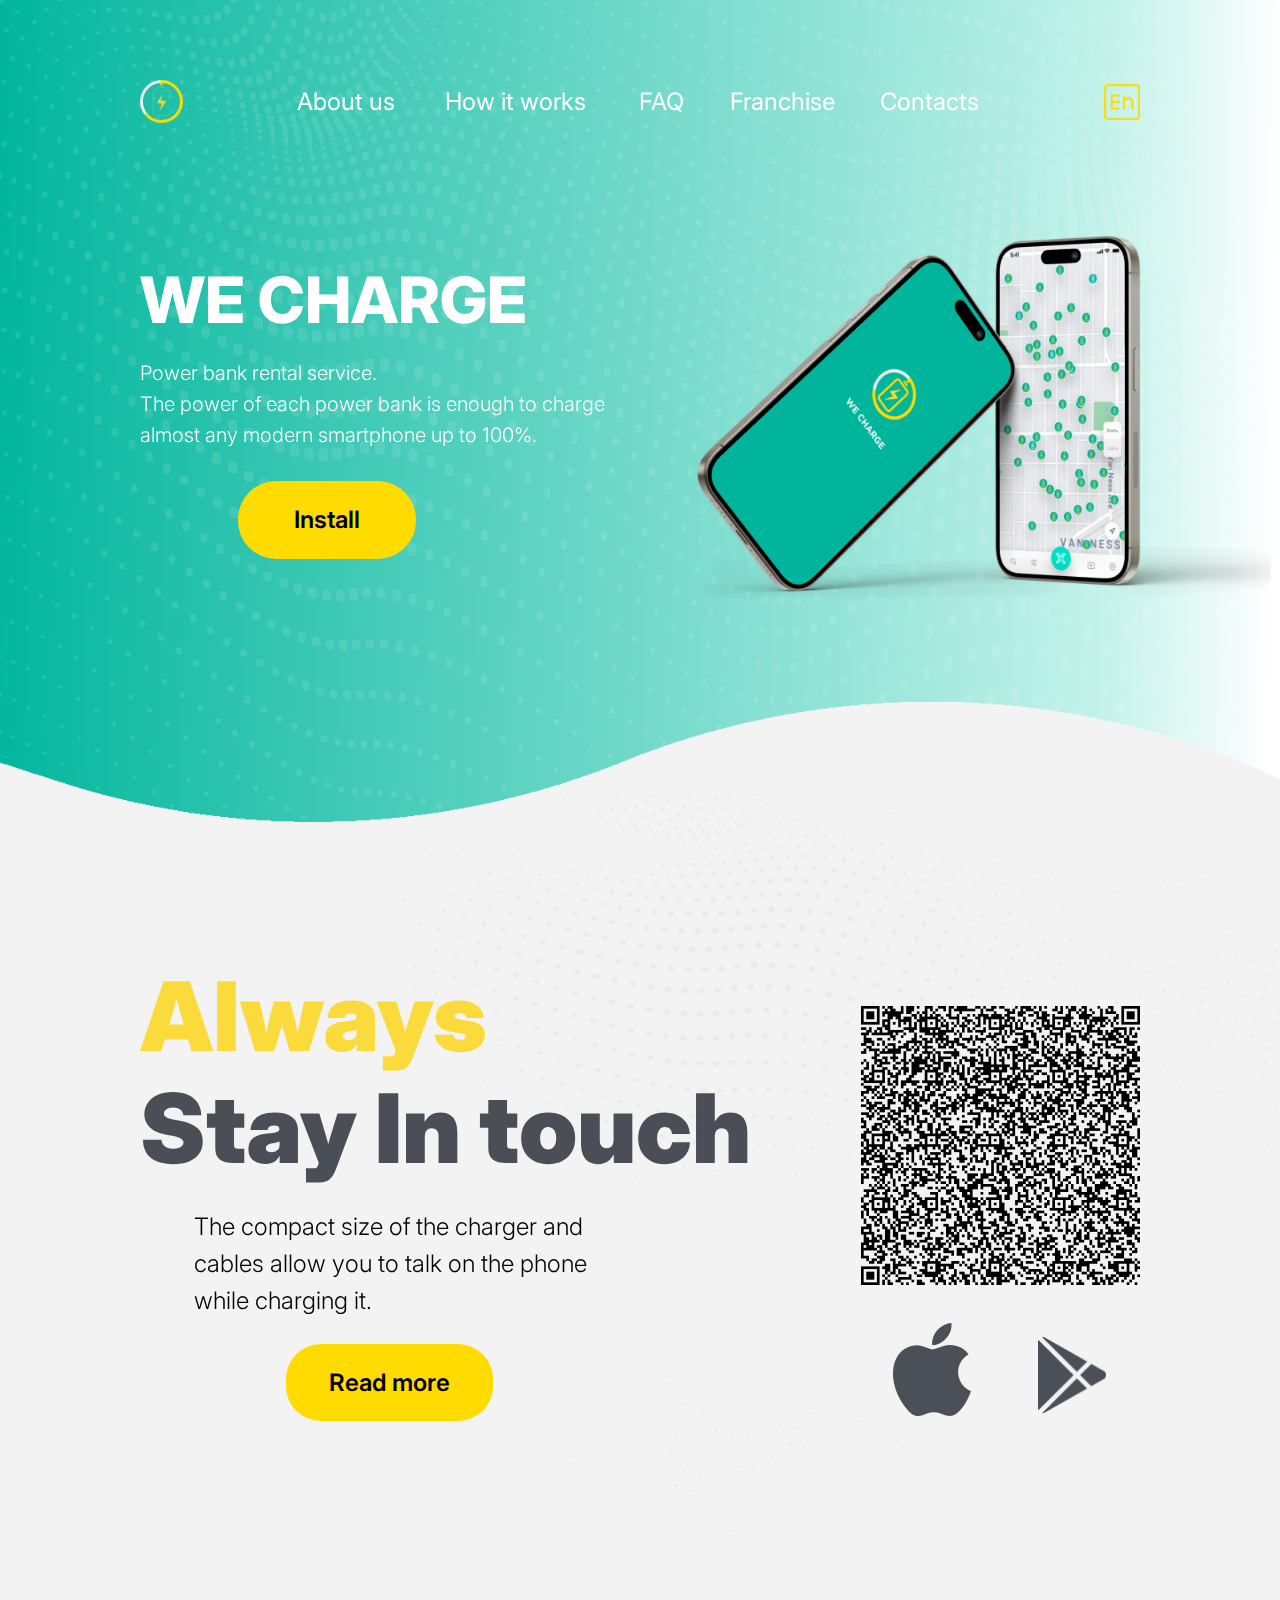
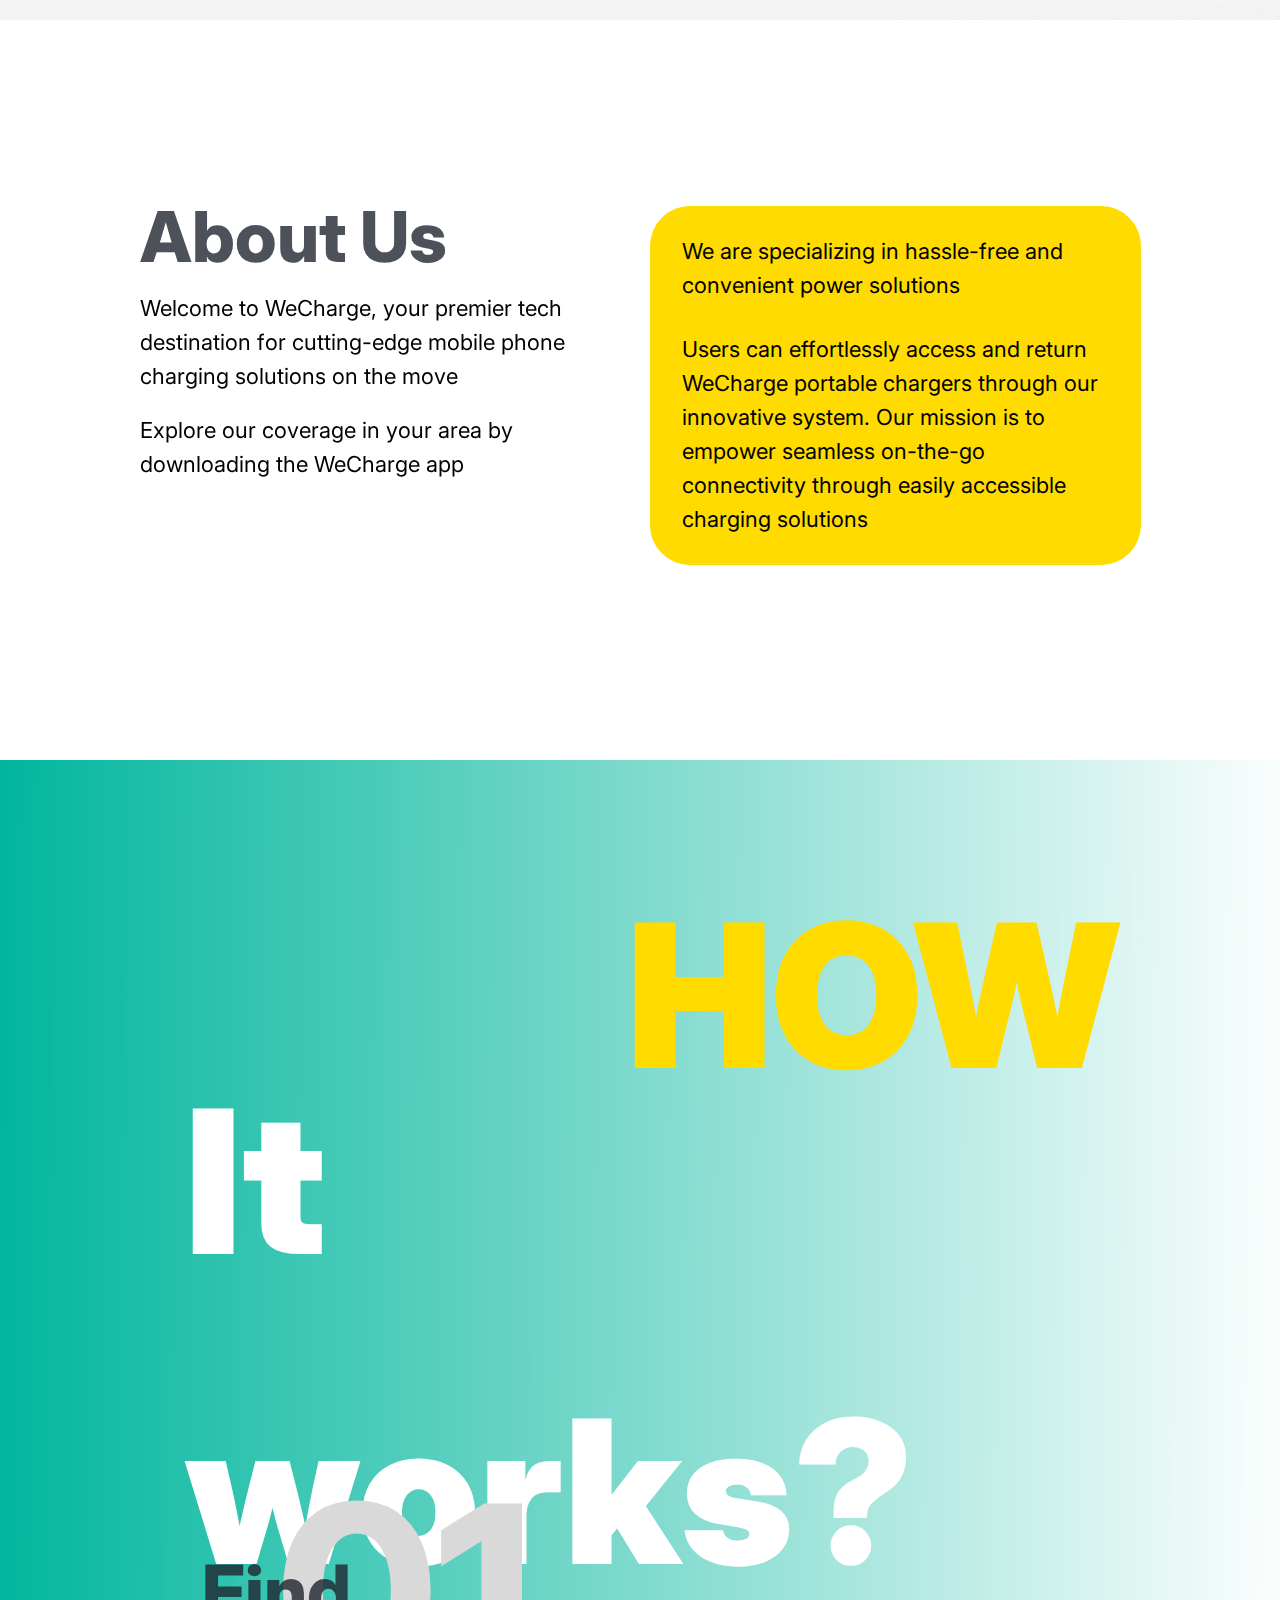
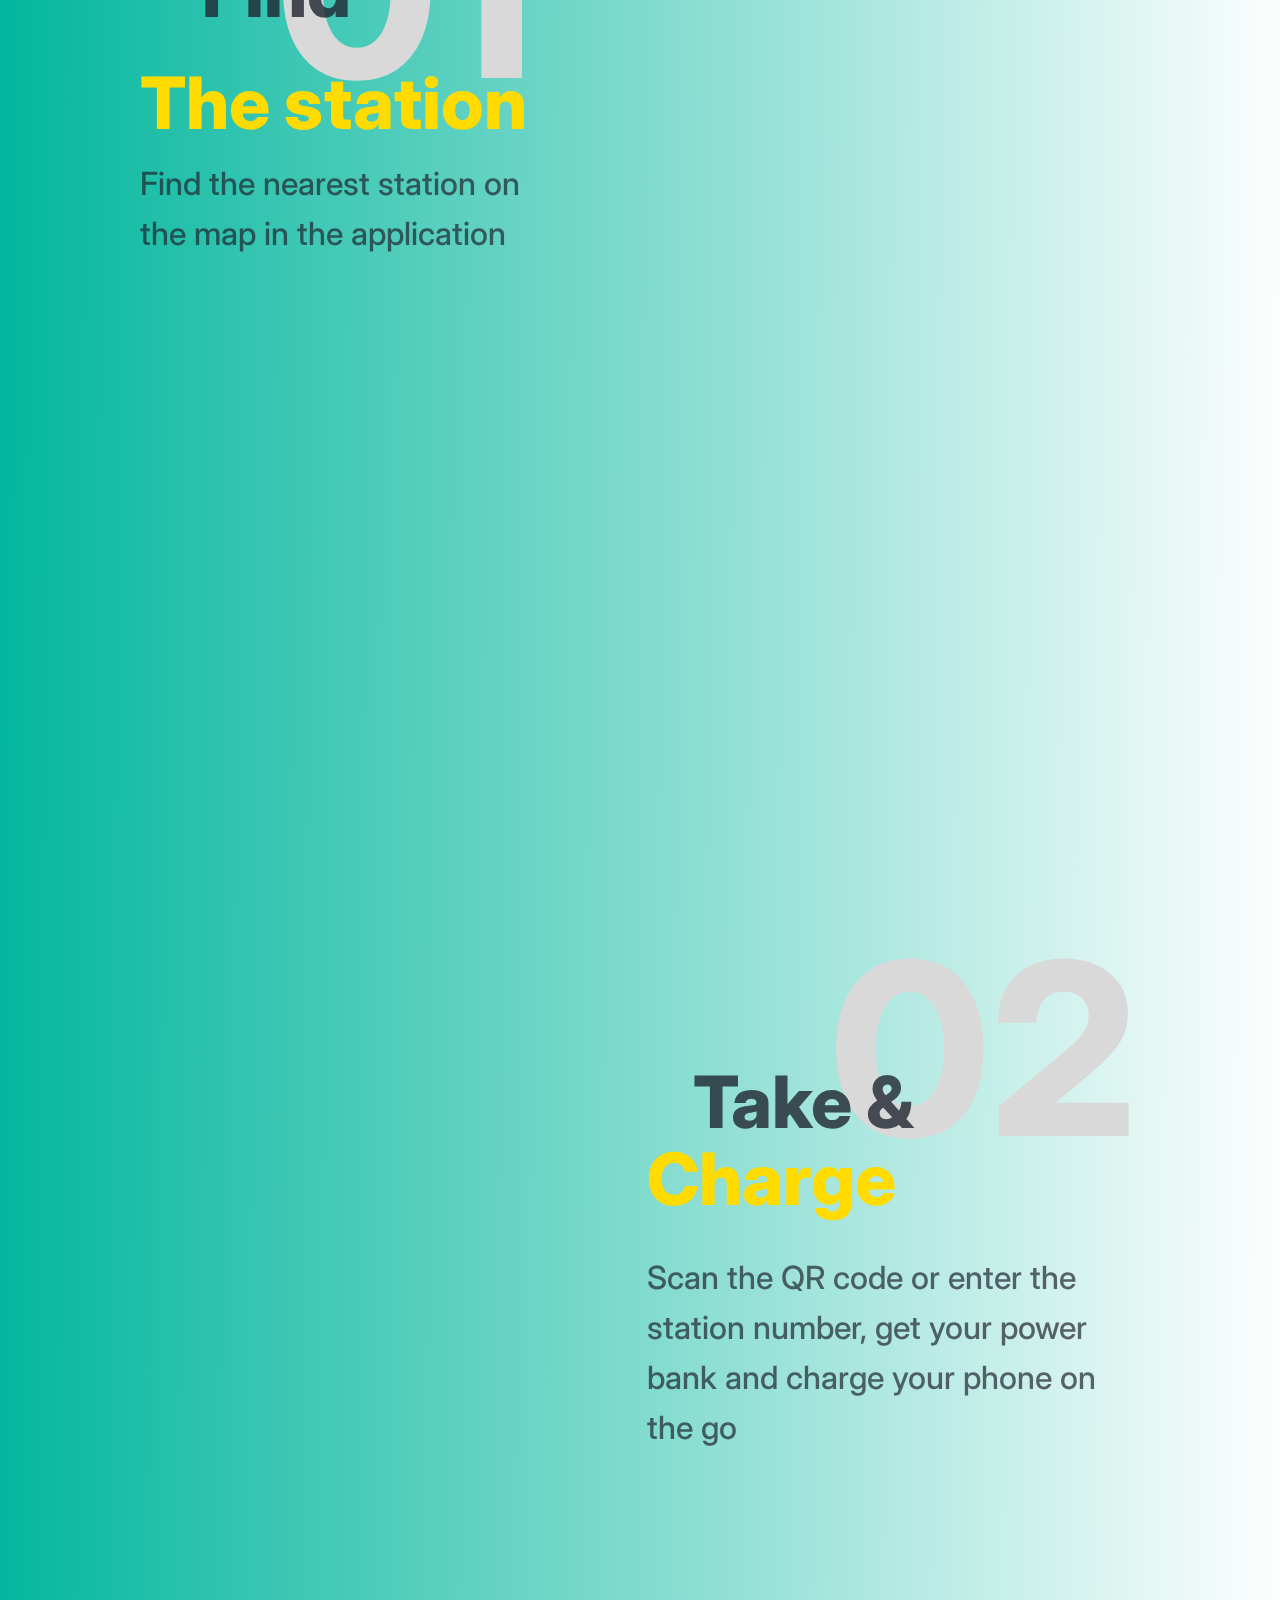
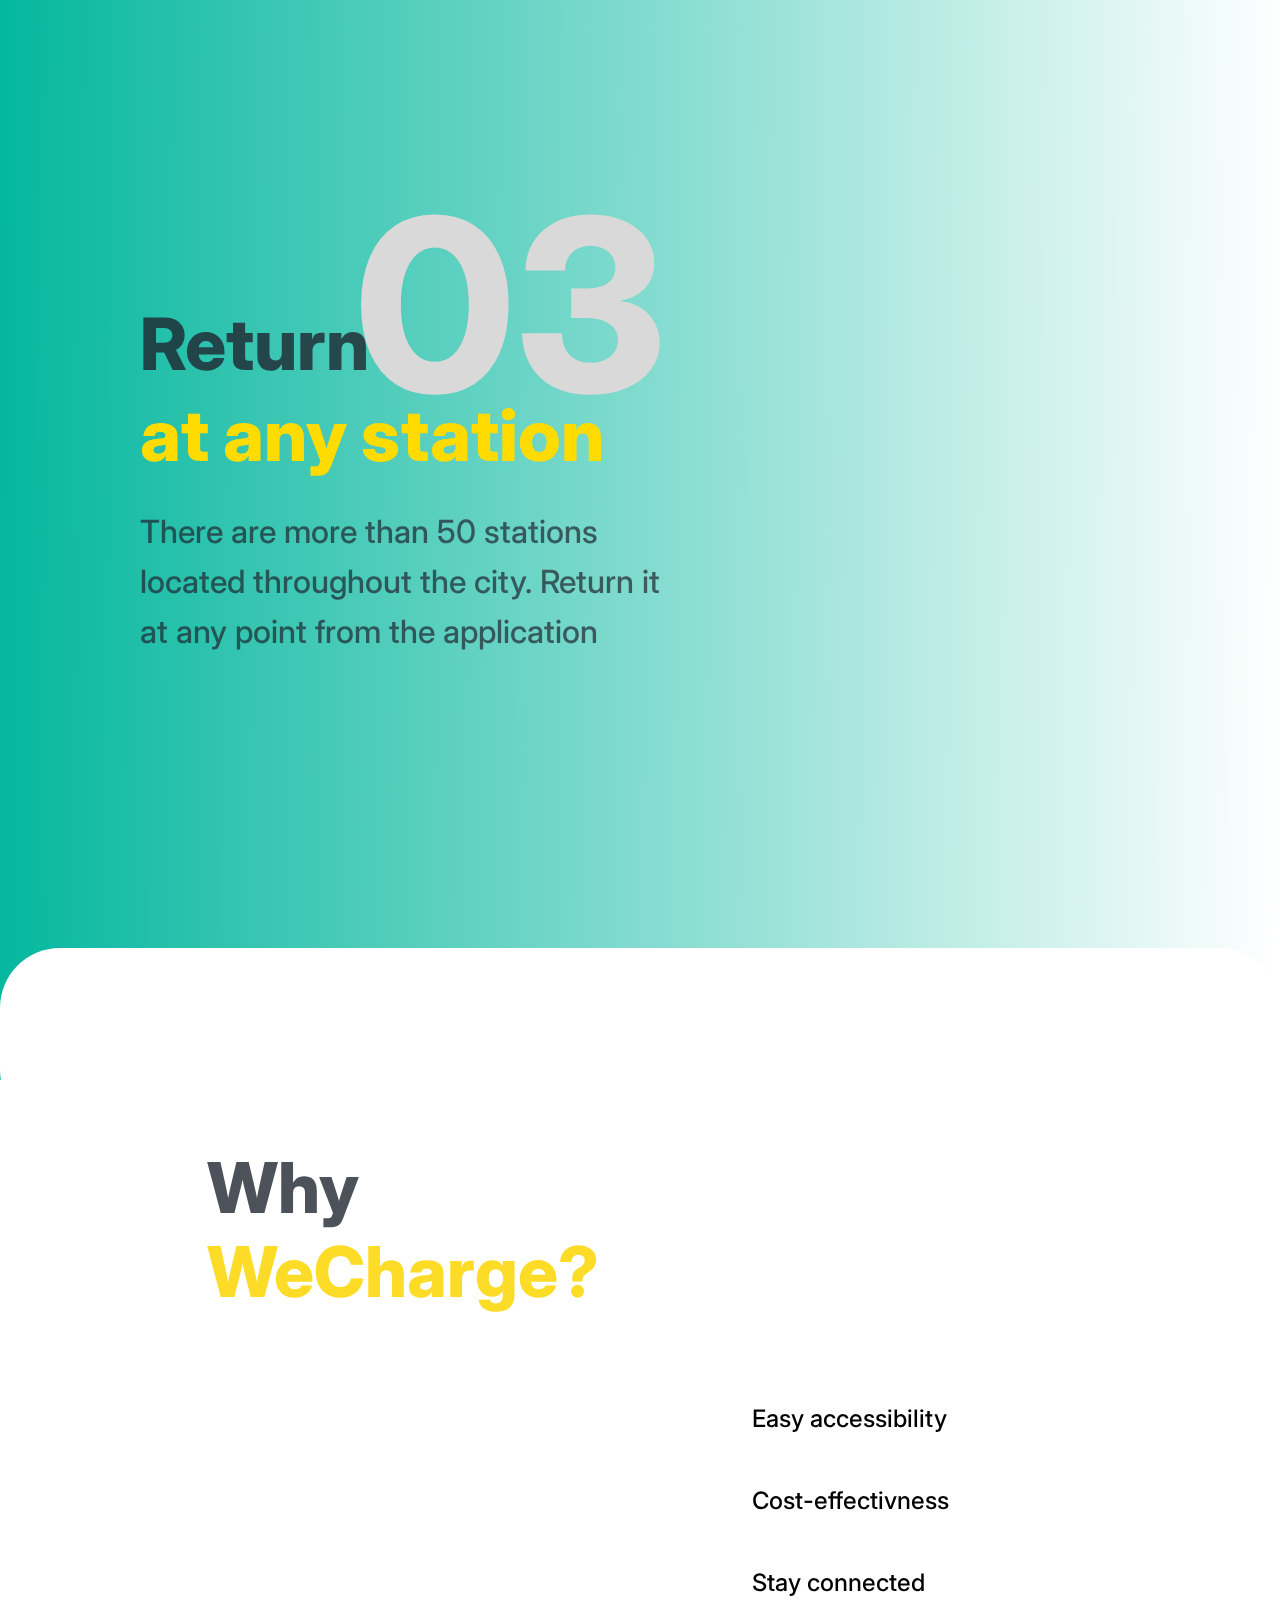
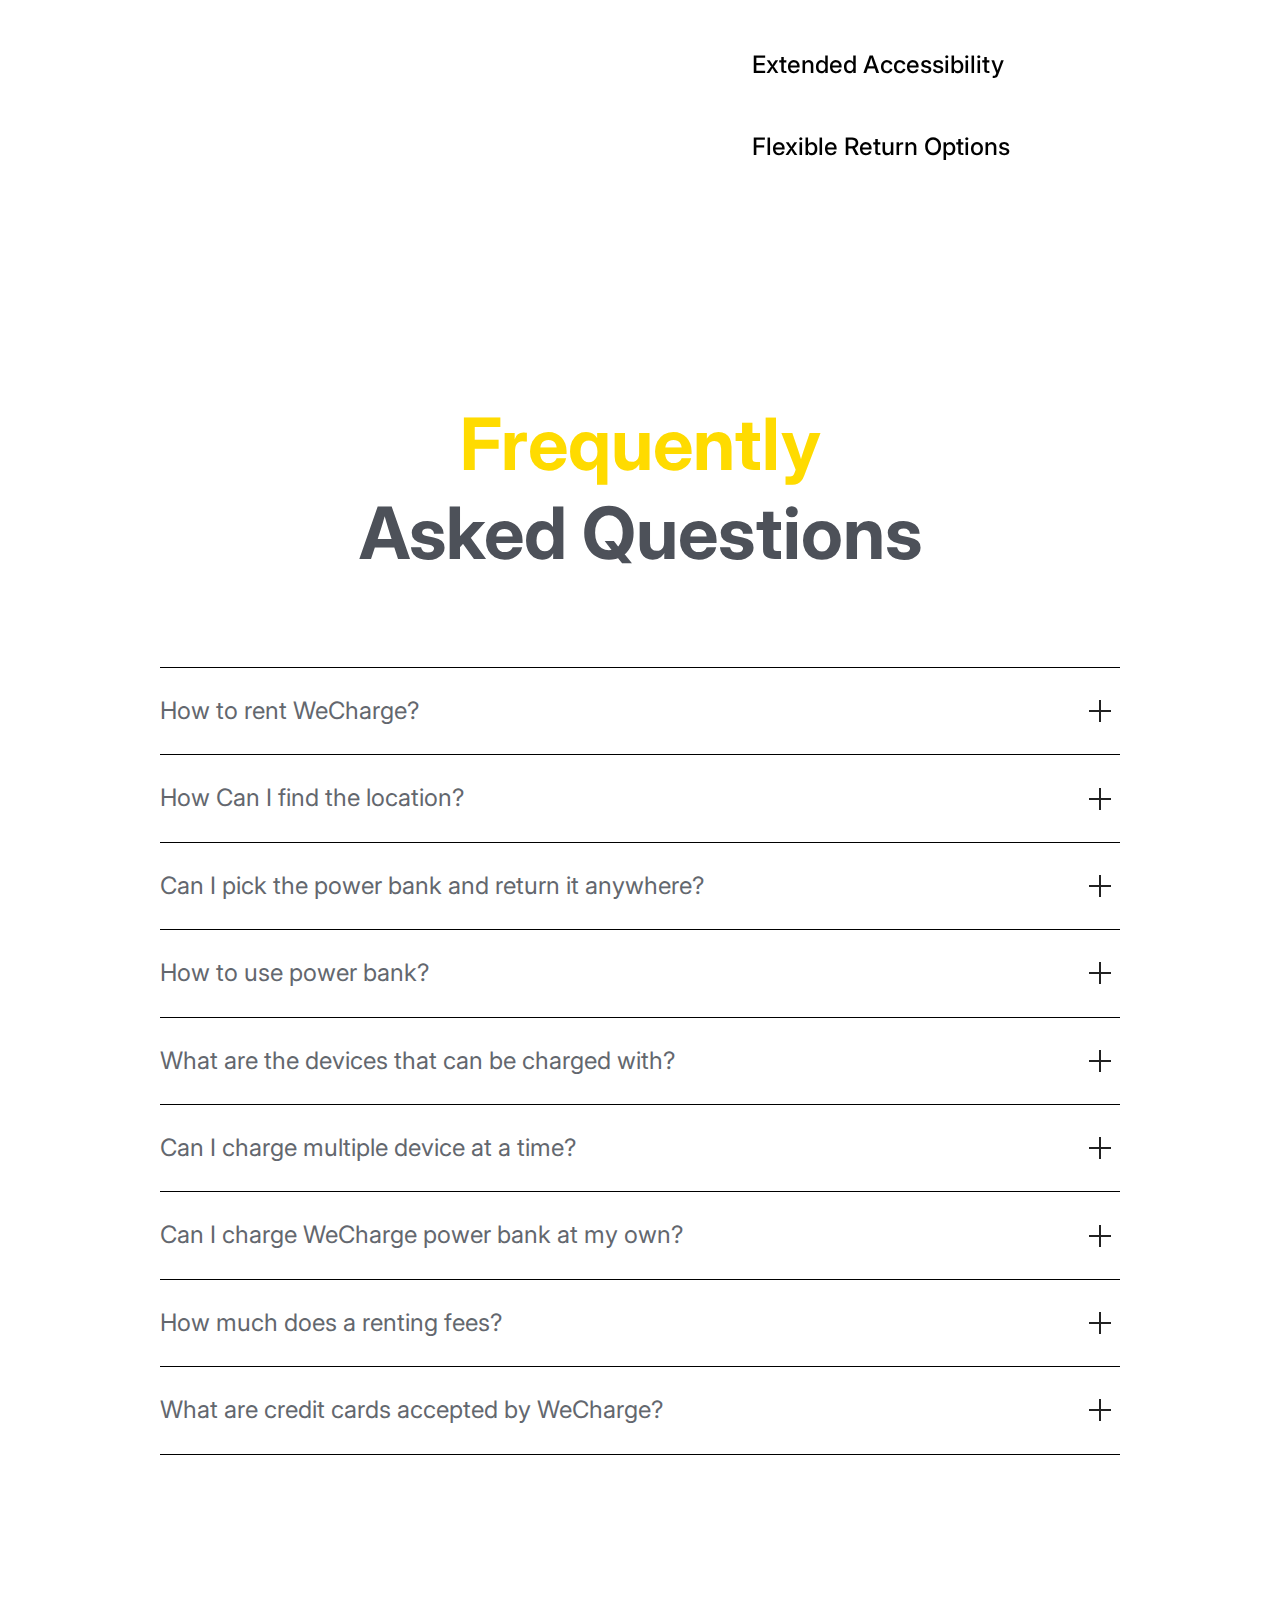
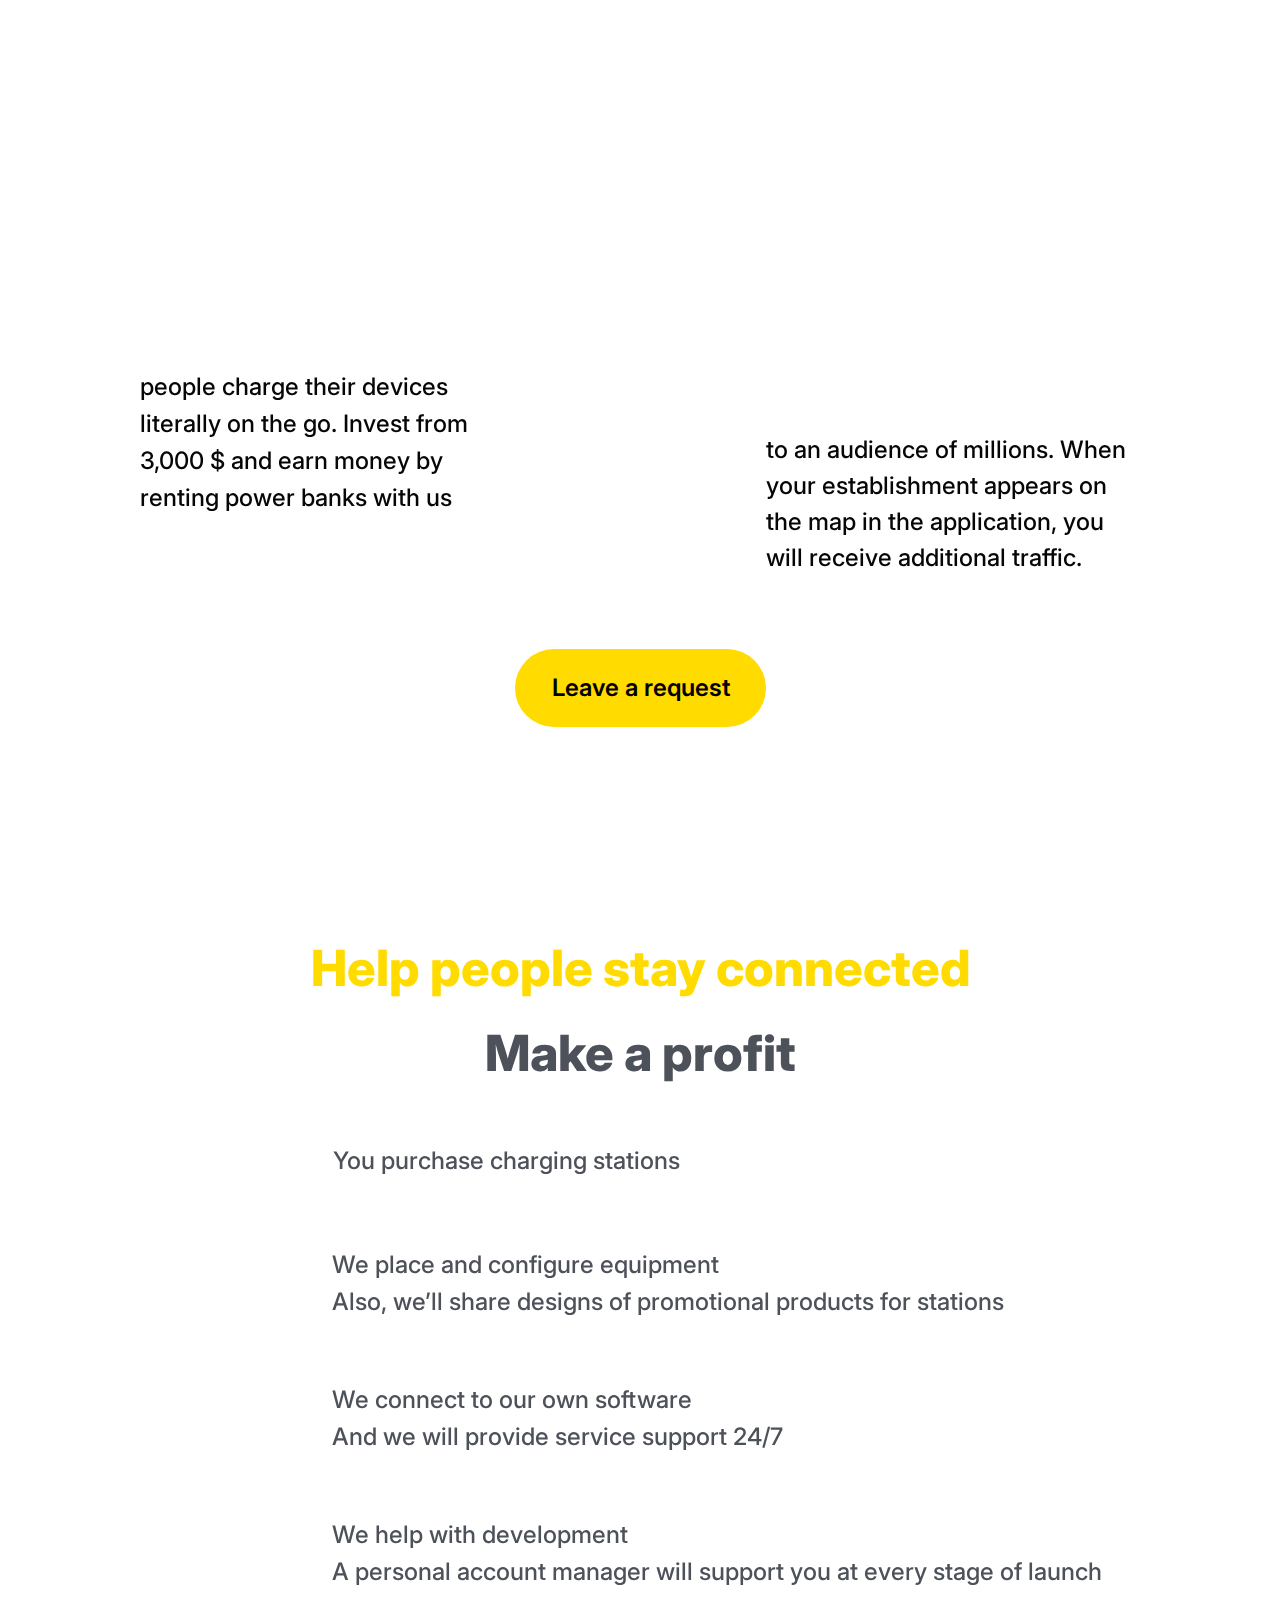
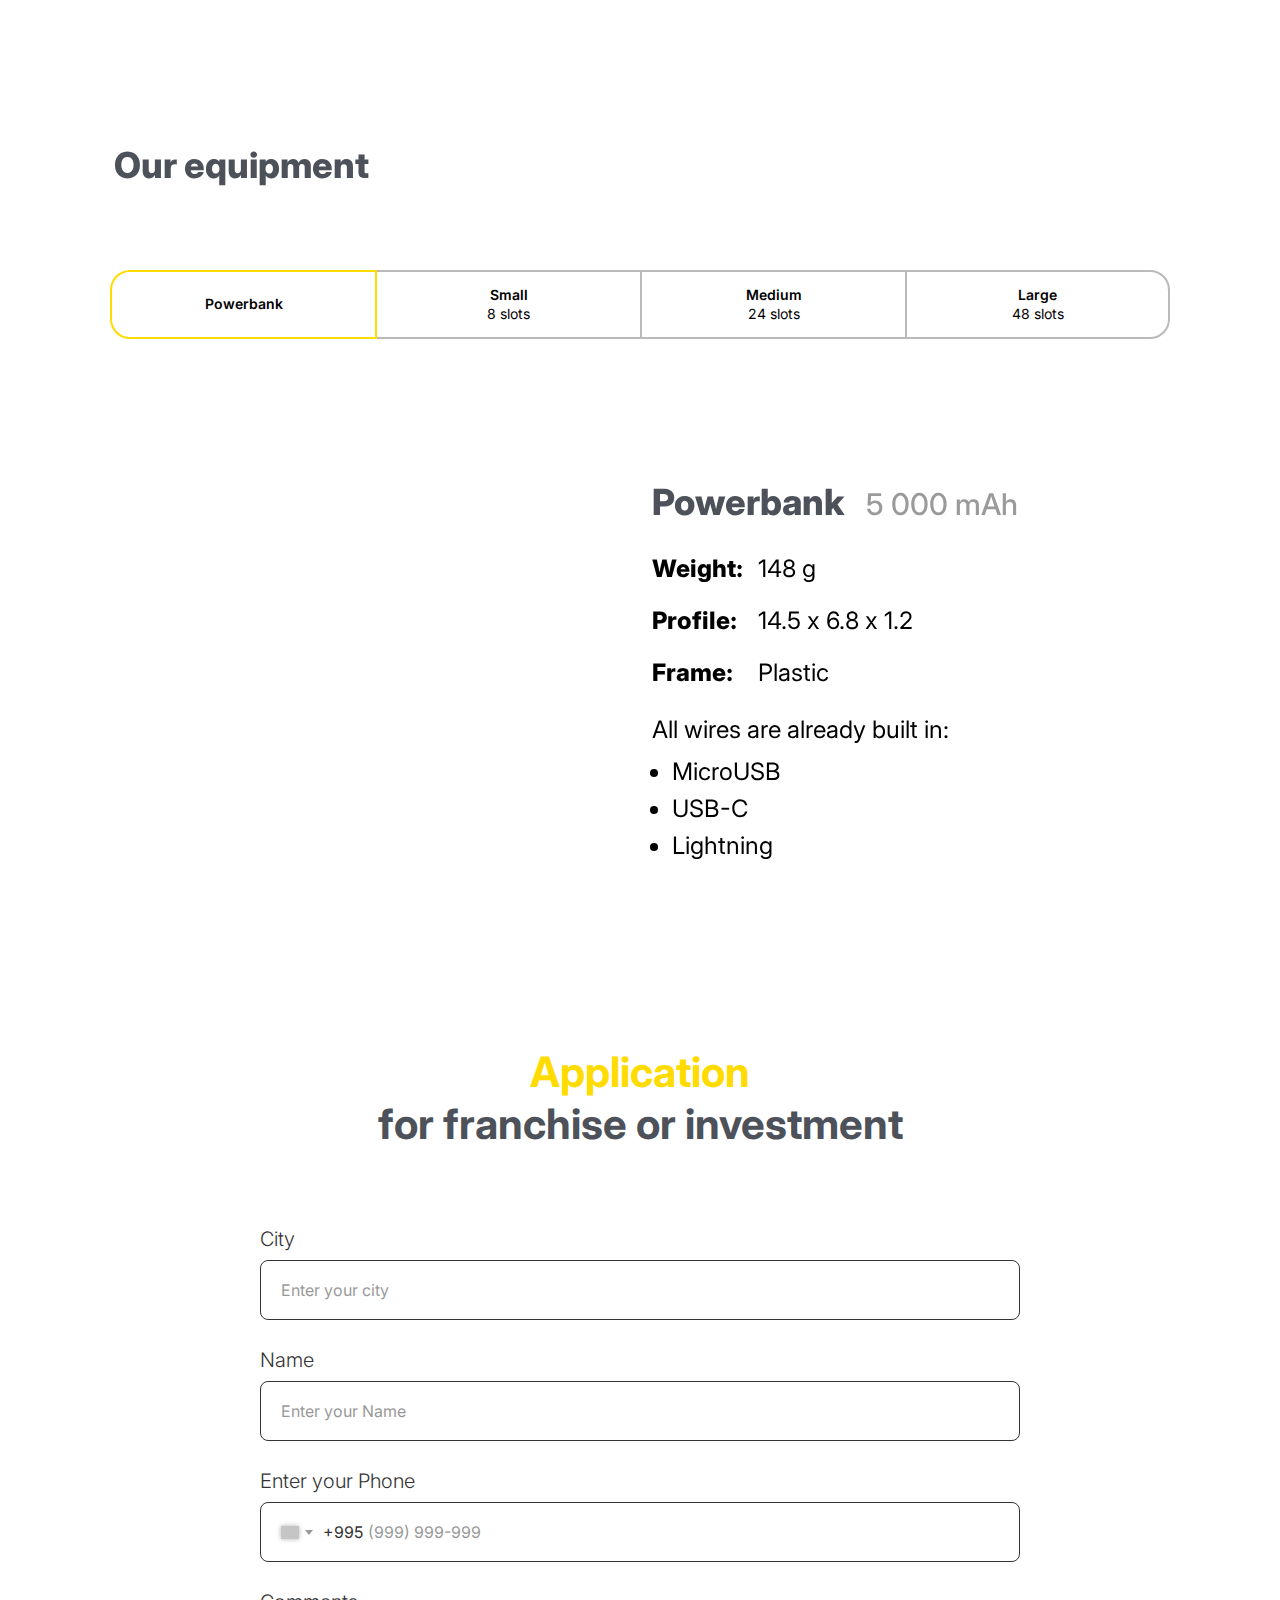
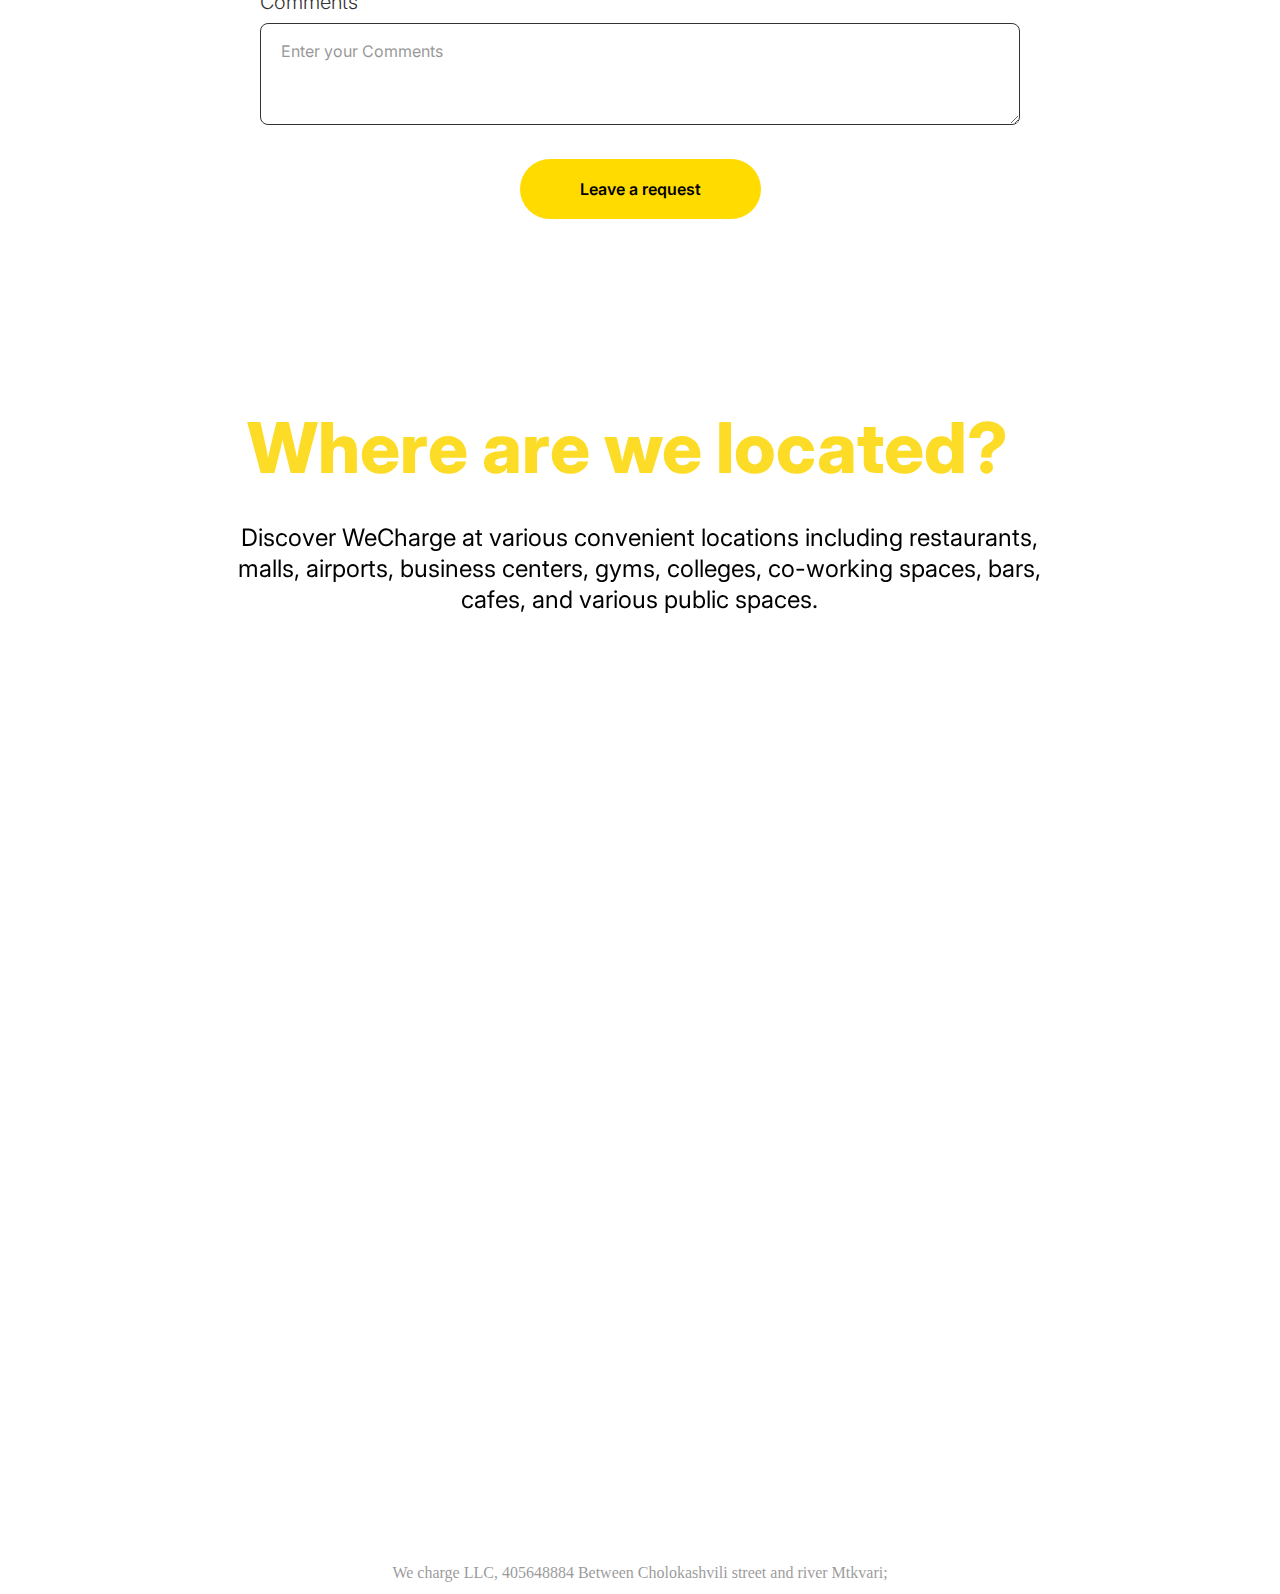
<file: index.html>
<!DOCTYPE html>
<html>
<head>
    <meta charset="utf-8"/>
    <meta http-equiv="Content-Type" content="text/html; charset=utf-8"/>
    <meta name="viewport" content="width=device-width, initial-scale=1.0"/> <!--metatextblock--><title>WE CHARGE - Power
    bank rental service.</title>
    <meta property="og:url" content="http://project8640137.tilda.ws"/>
    <meta property="og:title" content="Main page"/>
    <meta property="og:description" content=""/>
    <meta property="og:type" content="website"/>
    <link rel="canonical" href="http://project8640137.tilda.ws"><!--/metatextblock-->
    <meta name="format-detection" content="telephone=no"/>
    <meta http-equiv="x-dns-prefetch-control" content="on">
    <link rel="dns-prefetch" href="https://ws.tildacdn.com">
    <link rel="shortcut icon" href="images/favicon.png" type="image/x-icon"/><!-- Assets -->
    <script src="https://neo.tildacdn.com/js/tilda-fallback-1.0.min.js" async charset="utf-8"></script>
    <link rel="stylesheet" href="css/tilda-grid-3.0.min.css" type="text/css" media="all" onerror="this.loaderr='y';"/>
    <link rel="stylesheet" href="css/tilda-blocks-page43958523.min.css?t=1708595425" type="text/css" media="all"
          onerror="this.loaderr='y';"/>
    <link rel="preconnect" href="https://fonts.gstatic.com">
    <link href="https://fonts.googleapis.com/css2?family=Inter:wght@300;400;500;600;700&subset=latin,cyrillic"
          rel="stylesheet">
    <link rel="stylesheet" href="css/tilda-forms-1.0.min.css" type="text/css" media="all" onerror="this.loaderr='y';"/>
    <script nomodule src="js/tilda-polyfill-1.0.min.js" charset="utf-8"></script>
    <script type="text/javascript">function t_onReady(func) {
        if (document.readyState != 'loading') {
            func();
        } else {
            document.addEventListener('DOMContentLoaded', func);
        }
    }

    function t_onFuncLoad(funcName, okFunc, time) {
        if (typeof window[funcName] === 'function') {
            okFunc();
        } else {
            setTimeout(function () {
                t_onFuncLoad(funcName, okFunc, time);
            }, (time || 100));
        }
    }

    function t396_initialScale(t) {
        t = document.getElementById("rec" + t);
        if (t) {
            t = t.querySelector(".t396__artboard");
            if (t) {
                var e, r = document.documentElement.clientWidth, a = [];
                if (l = t.getAttribute("data-artboard-screens")) for (var l = l.split(","), i = 0; i < l.length; i++) a[i] = parseInt(l[i], 10); else a = [320, 480, 640, 960, 1200];
                for (i = 0; i < a.length; i++) {
                    var o = a[i];
                    o <= r && (e = o)
                }
                var n = "edit" === window.allrecords.getAttribute("data-tilda-mode"),
                    d = "center" === t396_getFieldValue(t, "valign", e, a),
                    u = "grid" === t396_getFieldValue(t, "upscale", e, a), c = t396_getFieldValue(t, "height_vh", e, a),
                    g = t396_getFieldValue(t, "height", e, a),
                    s = !!window.opr && !!window.opr.addons || !!window.opera || -1 !== navigator.userAgent.indexOf(" OPR/");
                if (!n && d && !u && !c && g && !s) {
                    for (var _ = parseFloat((r / e).toFixed(3)), f = [t, t.querySelector(".t396__carrier"), t.querySelector(".t396__filter")], i = 0; i < f.length; i++) f[i].style.height = Math.floor(parseInt(g, 10) * _) + "px";
                    t396_scaleInitial__getElementsToScale(t).forEach(function (t) {
                        t.style.zoom = _
                    })
                }
            }
        }
    }

    function t396_scaleInitial__getElementsToScale(t) {
        t = Array.prototype.slice.call(t.querySelectorAll(".t396__elem"));
        if (!t.length) return [];
        var e = [];
        return (t = t.filter(function (t) {
            t = t.closest('.t396__group[data-group-type-value="physical"]');
            return !t || (-1 === e.indexOf(t) && e.push(t), !1)
        })).concat(e)
    }

    function t396_getFieldValue(t, e, r, a) {
        var l = a[a.length - 1],
            i = r === l ? t.getAttribute("data-artboard-" + e) : t.getAttribute("data-artboard-" + e + "-res-" + r);
        if (!i) for (var o = 0; o < a.length; o++) {
            var n = a[o];
            if (!(n <= r) && (i = n === l ? t.getAttribute("data-artboard-" + e) : t.getAttribute("data-artboard-" + e + "-res-" + n))) break
        }
        return i
    }
    </script>
    <script src="js/tilda-scripts-3.0.min.js" charset="utf-8" defer onerror="this.loaderr='y';"></script>
    <script src="js/tilda-blocks-page43958523.min.js?t=1708595425" charset="utf-8" async
            onerror="this.loaderr='y';"></script>
    <script src="js/lazyload-1.3.min.export.js" charset="utf-8" async onerror="this.loaderr='y';"></script>
    <script src="js/tilda-zero-1.1.min.js" charset="utf-8" async onerror="this.loaderr='y';"></script>
    <script src="js/tilda-forms-1.0.min.js" charset="utf-8" async onerror="this.loaderr='y';"></script>
    <script src="js/tilda-zero-scale-1.0.min.js" charset="utf-8" async onerror="this.loaderr='y';"></script>
    <script src="js/tilda-events-1.0.min.js" charset="utf-8" async onerror="this.loaderr='y';"></script>
    <script type="text/javascript">window.dataLayer = window.dataLayer || [];</script>
    <script type="text/javascript">(function () {
        if ((/bot|google|yandex|baidu|bing|msn|duckduckbot|teoma|slurp|crawler|spider|robot|crawling|facebook/i.test(navigator.userAgent)) === false && typeof (sessionStorage) != 'undefined' && sessionStorage.getItem('visited') !== 'y' && document.visibilityState) {
            var style = document.createElement('style');
            style.type = 'text/css';
            style.innerHTML = '@media screen and (min-width: 980px) {.t-records {opacity: 0;}.t-records_animated {-webkit-transition: opacity ease-in-out .2s;-moz-transition: opacity ease-in-out .2s;-o-transition: opacity ease-in-out .2s;transition: opacity ease-in-out .2s;}.t-records.t-records_visible {opacity: 1;}}';
            document.getElementsByTagName('head')[0].appendChild(style);

            function t_setvisRecs() {
                var alr = document.querySelectorAll('.t-records');
                Array.prototype.forEach.call(alr, function (el) {
                    el.classList.add("t-records_animated");
                });
                setTimeout(function () {
                    Array.prototype.forEach.call(alr, function (el) {
                        el.classList.add("t-records_visible");
                    });
                    sessionStorage.setItem("visited", "y");
                }, 400);
            }

            document.addEventListener('DOMContentLoaded', t_setvisRecs);
        }
    })();
    </script>
</head>
<body class="t-body" style="margin:0;"><!--allrecords-->
<div id="allrecords" data-tilda-export="yes" class="t-records" data-hook="blocks-collection-content-node"
     data-tilda-project-id="8640137" data-tilda-page-id="43958523"
     data-tilda-formskey="8d8d0b076f2af56a662db88be8640137" data-tilda-cookie="no" data-tilda-lazy="yes"
     data-tilda-root-zone="com">
    <div id="rec707997975" class="r t-rec" style=" " data-animationappear="off" data-record-type="396"><!-- T396 -->
        <style>#rec707997975 .t396__artboard {
            height: 1620px;
            background-image: linear-gradient(0.253turn, rgba(1, 182, 157, 1) 0%, rgba(194, 242, 234, 1) 85%, rgba(255, 255, 255, 1) 98%);
        }

        #rec707997975 .t396__filter {
            height: 1620px;
        }

        #rec707997975 .t396__carrier {
            height: 1620px;
            background-position: center center;
            background-attachment: scroll;
            background-size: cover;
            background-repeat: no-repeat;
        }

        @media screen and (max-width: 1199px) {
            #rec707997975 .t396__artboard, #rec707997975 .t396__filter, #rec707997975 .t396__carrier {
            }

            #rec707997975 .t396__filter {
            }

            #rec707997975 .t396__carrier {
                background-attachment: scroll;
            }
        }

        @media screen and (max-width: 959px) {
            #rec707997975 .t396__artboard, #rec707997975 .t396__filter, #rec707997975 .t396__carrier {
            }

            #rec707997975 .t396__filter {
            }

            #rec707997975 .t396__carrier {
                background-attachment: scroll;
            }
        }

        @media screen and (max-width: 639px) {
            #rec707997975 .t396__artboard, #rec707997975 .t396__filter, #rec707997975 .t396__carrier {
            }

            #rec707997975 .t396__filter {
            }

            #rec707997975 .t396__carrier {
                background-attachment: scroll;
            }
        }

        @media screen and (max-width: 479px) {
            #rec707997975 .t396__artboard, #rec707997975 .t396__filter, #rec707997975 .t396__carrier {
            }

            #rec707997975 .t396__filter {
            }

            #rec707997975 .t396__carrier {
                background-attachment: scroll;
            }
        }

        #rec707997975 .tn-elem[data-elem-id="1708267847175"] {
            z-index: 2;
            top: 0px;
            left: 0px;
            width: 100%;
            height: 1620px;
        }

        #rec707997975 .tn-elem[data-elem-id="1708267847175"] .tn-atom {
            opacity: 0.1;
            background-position: center center;
            background-size: cover;
            background-repeat: no-repeat;
            border-color: transparent;
            border-style: solid;
        }

        @media screen and (max-width: 1199px) {
        }

        @media screen and (max-width: 959px) {
        }

        @media screen and (max-width: 639px) {
        }

        @media screen and (max-width: 479px) {
        }

        #rec707997975 .tn-elem[data-elem-id="1708263493301"] {
            z-index: 3;
            top: 80px;
            left: calc(50% - 600px + 100px);
            width: 43px;
        }

        #rec707997975 .tn-elem[data-elem-id="1708263493301"] .tn-atom {
            background-position: center center;
            border-color: transparent;
            border-style: solid;
        }

        @media screen and (max-width: 1199px) {
        }

        @media screen and (max-width: 959px) {
        }

        @media screen and (max-width: 639px) {
        }

        @media screen and (max-width: 479px) {
        }

        #rec707997975 .tn-elem[data-elem-id="1708263595446"] {
            z-index: 4;
            top: 84px;
            left: calc(50% - 600px + 1064px);
            width: 36px;
        }

        #rec707997975 .tn-elem[data-elem-id="1708263595446"] .tn-atom {
            background-position: center center;
            border-color: transparent;
            border-style: solid;
        }

        @media screen and (max-width: 1199px) {
        }

        @media screen and (max-width: 959px) {
        }

        @media screen and (max-width: 639px) {
        }

        @media screen and (max-width: 479px) {
        }

        #rec707997975 .tn-elem[data-elem-id="1708264146993"] {
            z-index: 5;
            top: 701px;
            left: calc(50% - 50% + 0px);
            width: 100%;
            height: 920px;
        }

        #rec707997975 .tn-elem[data-elem-id="1708264146993"] .tn-atom {
            background-position: center center;
            background-size: cover;
            background-repeat: no-repeat;
            border-color: transparent;
            border-style: solid;
        }

        @media screen and (max-width: 1199px) {
        }

        @media screen and (max-width: 959px) {
        }

        @media screen and (max-width: 639px) {
        }

        @media screen and (max-width: 479px) {
        }

        #rec707997975 .tn-elem[data-elem-id="1708264207644"] {
            z-index: 6;
            top: 160px;
            left: calc(50% - 600px + 576px);
            width: 655px;
        }

        #rec707997975 .tn-elem[data-elem-id="1708264207644"] .tn-atom {
            background-position: center center;
            border-color: transparent;
            border-style: solid;
        }

        @media screen and (max-width: 1199px) {
        }

        @media screen and (max-width: 959px) {
        }

        @media screen and (max-width: 639px) {
        }

        @media screen and (max-width: 479px) {
        }

        #rec707997975 .tn-elem[data-elem-id="1708263076096"] {
            color: #ffffff;
            z-index: 7;
            top: 83px;
            left: calc(50% - 600px + 257px);
            width: 108px;
        }

        #rec707997975 .tn-elem[data-elem-id="1708263076096"] .tn-atom {
            color: #ffffff;
            font-size: 24px;
            font-family: 'Inter', Arial, sans-serif;
            line-height: 1.55;
            font-weight: 400;
            background-position: center center;
            border-color: transparent;
            border-style: solid;
        }

        @media screen and (max-width: 1199px) {
        }

        @media screen and (max-width: 959px) {
        }

        @media screen and (max-width: 639px) {
        }

        @media screen and (max-width: 479px) {
        }

        #rec707997975 .tn-elem[data-elem-id="1708263322534"] {
            color: #ffffff;
            z-index: 8;
            top: 83px;
            left: calc(50% - 600px + 405px);
            width: 154px;
        }

        #rec707997975 .tn-elem[data-elem-id="1708263322534"] .tn-atom {
            color: #ffffff;
            font-size: 24px;
            font-family: 'Inter', Arial, sans-serif;
            line-height: 1.55;
            font-weight: 400;
            background-position: center center;
            border-color: transparent;
            border-style: solid;
        }

        @media screen and (max-width: 1199px) {
        }

        @media screen and (max-width: 959px) {
        }

        @media screen and (max-width: 639px) {
        }

        @media screen and (max-width: 479px) {
        }

        #rec707997975 .tn-elem[data-elem-id="1708263324549"] {
            color: #ffffff;
            z-index: 9;
            top: 83px;
            left: calc(50% - 600px + 599px);
            width: 51px;
        }

        #rec707997975 .tn-elem[data-elem-id="1708263324549"] .tn-atom {
            color: #ffffff;
            font-size: 24px;
            font-family: 'Inter', Arial, sans-serif;
            line-height: 1.55;
            font-weight: 400;
            background-position: center center;
            border-color: transparent;
            border-style: solid;
        }

        @media screen and (max-width: 1199px) {
        }

        @media screen and (max-width: 959px) {
        }

        @media screen and (max-width: 639px) {
        }

        @media screen and (max-width: 479px) {
        }

        #rec707997975 .tn-elem[data-elem-id="1708263326106"] {
            color: #ffffff;
            z-index: 10;
            top: 83px;
            left: calc(50% - 600px + 690px);
            width: 108px;
        }

        #rec707997975 .tn-elem[data-elem-id="1708263326106"] .tn-atom {
            color: #ffffff;
            font-size: 24px;
            font-family: 'Inter', Arial, sans-serif;
            line-height: 1.55;
            font-weight: 400;
            background-position: center center;
            border-color: transparent;
            border-style: solid;
        }

        @media screen and (max-width: 1199px) {
        }

        @media screen and (max-width: 959px) {
        }

        @media screen and (max-width: 639px) {
        }

        @media screen and (max-width: 479px) {
        }

        #rec707997975 .tn-elem[data-elem-id="1708263327829"] {
            color: #ffffff;
            z-index: 11;
            top: 83px;
            left: calc(50% - 600px + 840px);
            width: 100px;
        }

        #rec707997975 .tn-elem[data-elem-id="1708263327829"] .tn-atom {
            color: #ffffff;
            font-size: 24px;
            font-family: 'Inter', Arial, sans-serif;
            line-height: 1.55;
            font-weight: 400;
            background-position: center center;
            border-color: transparent;
            border-style: solid;
        }

        @media screen and (max-width: 1199px) {
        }

        @media screen and (max-width: 959px) {
        }

        @media screen and (max-width: 639px) {
        }

        @media screen and (max-width: 479px) {
        }

        #rec707997975 .tn-elem[data-elem-id="1708264375291"] {
            color: #ffffff;
            z-index: 12;
            top: 252px;
            left: calc(50% - 600px + 100px);
            width: 401px;
        }

        #rec707997975 .tn-elem[data-elem-id="1708264375291"] .tn-atom {
            color: #ffffff;
            font-size: 64px;
            font-family: 'Inter', Arial, sans-serif;
            line-height: 1.5;
            font-weight: 800;
            background-position: center center;
            border-color: transparent;
            border-style: solid;
        }

        @media screen and (max-width: 1199px) {
        }

        @media screen and (max-width: 959px) {
        }

        @media screen and (max-width: 639px) {
        }

        @media screen and (max-width: 479px) {
        }

        #rec707997975 .tn-elem[data-elem-id="1708264378325"] {
            color: #ffffff;
            z-index: 13;
            top: 358px;
            left: calc(50% - 600px + 100px);
            width: 487px;
        }

        #rec707997975 .tn-elem[data-elem-id="1708264378325"] .tn-atom {
            color: #ffffff;
            font-size: 20px;
            font-family: 'Inter', Arial, sans-serif;
            line-height: 1.55;
            font-weight: 300;
            background-position: center center;
            border-color: transparent;
            border-style: solid;
        }

        @media screen and (max-width: 1199px) {
        }

        @media screen and (max-width: 959px) {
        }

        @media screen and (max-width: 639px) {
        }

        @media screen and (max-width: 479px) {
        }

        #rec707997975 .tn-elem[data-elem-id="1708268020227"] {
            z-index: 14;
            top: 794px;
            left: calc(50% - 600px + 271px);
            width: 1029px;
            height: 827px;
        }

        #rec707997975 .tn-elem[data-elem-id="1708268020227"] .tn-atom {
            background-position: center center;
            background-size: cover;
            background-repeat: no-repeat;
            border-color: transparent;
            border-style: solid;
        }

        @media screen and (max-width: 1199px) {
        }

        @media screen and (max-width: 959px) {
        }

        @media screen and (max-width: 639px) {
        }

        @media screen and (max-width: 479px) {
        }

        #rec707997975 .tn-elem[data-elem-id="1708264382712"] {
            color: #000000;
            text-align: center;
            z-index: 15;
            top: 481px;
            left: calc(50% - 600px + 198px);
            width: 178px;
            height: 78px;
        }

        #rec707997975 .tn-elem[data-elem-id="1708264382712"] .tn-atom {
            color: #000000;
            font-size: 24px;
            font-family: 'Inter', Arial, sans-serif;
            line-height: 1.55;
            font-weight: 600;
            border-radius: 38px;
            background-color: #ffdb00;
            background-position: center center;
            border-color: transparent;
            border-style: solid;
            transition: background-color 0.2s ease-in-out, color 0.2s ease-in-out, border-color 0.2s ease-in-out;
        }

        @media screen and (max-width: 1199px) {
        }

        @media screen and (max-width: 959px) {
        }

        @media screen and (max-width: 639px) {
        }

        @media screen and (max-width: 479px) {
        }

        #rec707997975 .tn-elem[data-elem-id="1708268067109"] {
            color: #fbdb3c;
            z-index: 16;
            top: 944px;
            left: calc(50% - 600px + 100px);
            width: 435px;
        }

        #rec707997975 .tn-elem[data-elem-id="1708268067109"] .tn-atom {
            color: #fbdb3c;
            font-size: 96px;
            font-family: 'Inter', Arial, sans-serif;
            line-height: 1.5;
            font-weight: 900;
            background-position: center center;
            border-color: transparent;
            border-style: solid;
        }

        @media screen and (max-width: 1199px) {
        }

        @media screen and (max-width: 959px) {
        }

        @media screen and (max-width: 639px) {
        }

        @media screen and (max-width: 479px) {
        }

        #rec707997975 .tn-elem[data-elem-id="1708268067123"] {
            color: #000000;
            z-index: 17;
            top: 1208px;
            left: calc(50% - 600px + 154px);
            width: 393px;
        }

        #rec707997975 .tn-elem[data-elem-id="1708268067123"] .tn-atom {
            color: #000000;
            font-size: 24px;
            font-family: 'Inter', Arial, sans-serif;
            line-height: 1.55;
            font-weight: 300;
            background-position: center center;
            border-color: transparent;
            border-style: solid;
        }

        @media screen and (max-width: 1199px) {
        }

        @media screen and (max-width: 959px) {
        }

        @media screen and (max-width: 639px) {
        }

        @media screen and (max-width: 479px) {
        }

        #rec707997975 .tn-elem[data-elem-id="1708268067127"] {
            color: #000000;
            text-align: center;
            z-index: 18;
            top: 1344px;
            left: calc(50% - 600px + 246px);
            width: 207px;
            height: 77px;
        }

        #rec707997975 .tn-elem[data-elem-id="1708268067127"] .tn-atom {
            color: #000000;
            font-size: 24px;
            font-family: 'Inter', Arial, sans-serif;
            line-height: 1.55;
            font-weight: 600;
            border-radius: 35px;
            background-color: #ffdb00;
            background-position: center center;
            border-color: transparent;
            border-style: solid;
            transition: background-color 0.2s ease-in-out, color 0.2s ease-in-out, border-color 0.2s ease-in-out;
        }

        @media screen and (max-width: 1199px) {
        }

        @media screen and (max-width: 959px) {
        }

        @media screen and (max-width: 639px) {
        }

        @media screen and (max-width: 479px) {
        }

        #rec707997975 .tn-elem[data-elem-id="1708268100030"] {
            color: #202630;
            z-index: 19;
            top: 1056px;
            left: calc(50% - 600px + 100px);
            width: 625px;
        }

        #rec707997975 .tn-elem[data-elem-id="1708268100030"] .tn-atom {
            color: #202630;
            font-size: 96px;
            font-family: 'Inter', Arial, sans-serif;
            line-height: 1.5;
            font-weight: 900;
            opacity: 0.8;
            background-position: center center;
            border-color: transparent;
            border-style: solid;
        }

        @media screen and (max-width: 1199px) {
        }

        @media screen and (max-width: 959px) {
        }

        @media screen and (max-width: 639px) {
        }

        @media screen and (max-width: 479px) {
        }

        #rec707997975 .tn-elem[data-elem-id="1708268376728"] {
            z-index: 20;
            top: 1006px;
            left: calc(50% - 600px + 821px);
            width: 279px;
        }

        #rec707997975 .tn-elem[data-elem-id="1708268376728"] .tn-atom {
            background-position: center center;
            border-color: transparent;
            border-style: solid;
        }

        @media screen and (max-width: 1199px) {
        }

        @media screen and (max-width: 959px) {
        }

        @media screen and (max-width: 639px) {
        }

        @media screen and (max-width: 479px) {
        }

        #rec707997975 .tn-elem[data-elem-id="1708268422098"] {
            z-index: 21;
            top: 1323px;
            left: calc(50% - 600px + 853px);
            width: 78px;
        }

        #rec707997975 .tn-elem[data-elem-id="1708268422098"] .tn-atom {
            background-position: center center;
            border-color: transparent;
            border-style: solid;
        }

        @media screen and (max-width: 1199px) {
        }

        @media screen and (max-width: 959px) {
        }

        @media screen and (max-width: 639px) {
        }

        @media screen and (max-width: 479px) {
        }

        #rec707997975 .tn-elem[data-elem-id="1708268446315"] {
            z-index: 22;
            top: 1337px;
            left: calc(50% - 600px + 998px);
            width: 68px;
        }

        #rec707997975 .tn-elem[data-elem-id="1708268446315"] .tn-atom {
            background-position: center center;
            border-color: transparent;
            border-style: solid;
        }

        @media screen and (max-width: 1199px) {
        }

        @media screen and (max-width: 959px) {
        }

        @media screen and (max-width: 639px) {
        }

        @media screen and (max-width: 479px) {
        }</style>
        <div class='t396'>
            <div class="t396__artboard" data-artboard-recid="707997975" data-artboard-screens="320,480,640,960,1200"
                 data-artboard-height="1620" data-artboard-valign="center" data-artboard-upscale="grid"
            >
                <div class="t396__carrier" data-artboard-recid="707997975"></div>
                <div class="t396__filter" data-artboard-recid="707997975"></div>
                <div class='t396__elem tn-elem tn-elem__7079979751708267847175' data-elem-id='1708267847175'
                     data-elem-type='shape' data-field-top-value="0" data-field-left-value="0"
                     data-field-height-value="1620" data-field-width-value="100" data-field-axisy-value="top"
                     data-field-axisx-value="left" data-field-container-value="window" data-field-topunits-value="px"
                     data-field-leftunits-value="px" data-field-heightunits-value="px" data-field-widthunits-value="%"
                >
                    <div class='tn-atom t-bgimg' data-original="images/tild3337-3566-4831-b435-616364626233___.png"
                    ></div>
                </div>
                <div class='t396__elem tn-elem tn-elem__7079979751708263493301' data-elem-id='1708263493301'
                     data-elem-type='image' data-field-top-value="80" data-field-left-value="100"
                     data-field-width-value="43" data-field-axisy-value="top" data-field-axisx-value="left"
                     data-field-container-value="grid" data-field-topunits-value="px" data-field-leftunits-value="px"
                     data-field-heightunits-value="" data-field-widthunits-value="px" data-field-filewidth-value="691"
                     data-field-fileheight-value="691"
                ><a class='tn-atom' href="https://project8640137.tilda.ws/"><img class='tn-atom__img t-img'
                                                                                 data-original='images/tild3538-3464-4536-b338-353265303733__photo.png'
                                                                                 alt=''
                                                                                 imgfield='tn_img_1708263493301'/></a>
                </div>
                <div class='t396__elem tn-elem tn-elem__7079979751708263595446' data-elem-id='1708263595446'
                     data-elem-type='image' data-field-top-value="84" data-field-left-value="1064"
                     data-field-width-value="36" data-field-axisy-value="top" data-field-axisx-value="left"
                     data-field-container-value="grid" data-field-topunits-value="px" data-field-leftunits-value="px"
                     data-field-heightunits-value="" data-field-widthunits-value="px" data-field-filewidth-value="379"
                     data-field-fileheight-value="379"
                >
                    <div class='tn-atom'><img class='tn-atom__img t-img'
                                              data-original='images/tild3330-3334-4763-a538-323139656330__group.png'
                                              alt='' imgfield='tn_img_1708263595446'/></div>
                </div>
                <div class='t396__elem tn-elem tn-elem__7079979751708264146993' data-elem-id='1708264146993'
                     data-elem-type='shape' data-field-top-value="701" data-field-left-value="0"
                     data-field-height-value="920" data-field-width-value="100" data-field-axisy-value="top"
                     data-field-axisx-value="center" data-field-container-value="window" data-field-topunits-value="px"
                     data-field-leftunits-value="px" data-field-heightunits-value="px" data-field-widthunits-value="%"
                >
                    <div class='tn-atom t-bgimg'
                         data-original="images/tild3130-3735-4434-b238-633565393538__rectangle_6.png"
                    ></div>
                </div>
                <div class='t396__elem tn-elem tn-elem__7079979751708264207644' data-elem-id='1708264207644'
                     data-elem-type='image' data-field-top-value="160" data-field-left-value="576"
                     data-field-width-value="655" data-field-axisy-value="top" data-field-axisx-value="left"
                     data-field-container-value="grid" data-field-topunits-value="px" data-field-leftunits-value="px"
                     data-field-heightunits-value="" data-field-widthunits-value="px" data-field-filewidth-value="1658"
                     data-field-fileheight-value="1244"
                >
                    <div class='tn-atom'><img class='tn-atom__img t-img'
                                              data-original='images/tild6230-3838-4361-b266-393566656234__iphone_15_pro.png'
                                              alt='' imgfield='tn_img_1708264207644'/></div>
                </div>
                <div class='t396__elem tn-elem tn-elem__7079979751708263076096' data-elem-id='1708263076096'
                     data-elem-type='text' data-field-top-value="83" data-field-left-value="257"
                     data-field-width-value="108" data-field-axisy-value="top" data-field-axisx-value="left"
                     data-field-container-value="grid" data-field-topunits-value="px" data-field-leftunits-value="px"
                     data-field-heightunits-value="" data-field-widthunits-value="px"
                >
                    <div class='tn-atom'><a href="#rec709839873" style="color: inherit">About us</a></div>
                </div>
                <div class='t396__elem tn-elem tn-elem__7079979751708263322534' data-elem-id='1708263322534'
                     data-elem-type='text' data-field-top-value="83" data-field-left-value="405"
                     data-field-width-value="154" data-field-axisy-value="top" data-field-axisx-value="left"
                     data-field-container-value="grid" data-field-topunits-value="px" data-field-leftunits-value="px"
                     data-field-heightunits-value="" data-field-widthunits-value="px"
                >
                    <div class='tn-atom'><a href="#rec708043527" style="color: inherit">How it works</a></div>
                </div>
                <div class='t396__elem tn-elem tn-elem__7079979751708263324549' data-elem-id='1708263324549'
                     data-elem-type='text' data-field-top-value="83" data-field-left-value="599"
                     data-field-width-value="51" data-field-axisy-value="top" data-field-axisx-value="left"
                     data-field-container-value="grid" data-field-topunits-value="px" data-field-leftunits-value="px"
                     data-field-heightunits-value="" data-field-widthunits-value="px"
                >
                    <div class='tn-atom'><a href="#rec708052689" style="color: inherit">FAQ</a></div>
                </div>
                <div class='t396__elem tn-elem tn-elem__7079979751708263326106' data-elem-id='1708263326106'
                     data-elem-type='text' data-field-top-value="83" data-field-left-value="690"
                     data-field-width-value="108" data-field-axisy-value="top" data-field-axisx-value="left"
                     data-field-container-value="grid" data-field-topunits-value="px" data-field-leftunits-value="px"
                     data-field-heightunits-value="" data-field-widthunits-value="px"
                >
                    <div class='tn-atom'><a href="#rec708057697" style="color: inherit">Franchise</a></div>
                </div>
                <div class='t396__elem tn-elem tn-elem__7079979751708263327829' data-elem-id='1708263327829'
                     data-elem-type='text' data-field-top-value="83" data-field-left-value="840"
                     data-field-width-value="100" data-field-axisy-value="top" data-field-axisx-value="left"
                     data-field-container-value="grid" data-field-topunits-value="px" data-field-leftunits-value="px"
                     data-field-heightunits-value="" data-field-widthunits-value="px"
                >
                    <div class='tn-atom'><a href="#rec708126395" style="color: inherit">Contacts</a></div>
                </div>
                <div class='t396__elem tn-elem tn-elem__7079979751708264375291' data-elem-id='1708264375291'
                     data-elem-type='text' data-field-top-value="252" data-field-left-value="100"
                     data-field-width-value="401" data-field-axisy-value="top" data-field-axisx-value="left"
                     data-field-container-value="grid" data-field-topunits-value="px" data-field-leftunits-value="px"
                     data-field-heightunits-value="" data-field-widthunits-value="px"
                >
                    <div class='tn-atom' field='tn_text_1708264375291'>WE CHARGE</div>
                </div>
                <div class='t396__elem tn-elem tn-elem__7079979751708264378325' data-elem-id='1708264378325'
                     data-elem-type='text' data-field-top-value="358" data-field-left-value="100"
                     data-field-width-value="487" data-field-axisy-value="top" data-field-axisx-value="left"
                     data-field-container-value="grid" data-field-topunits-value="px" data-field-leftunits-value="px"
                     data-field-heightunits-value="" data-field-widthunits-value="px"
                >
                    <div class='tn-atom' field='tn_text_1708264378325'>Power bank rental service. <br> The power of each
                        power bank is enough to charge almost any modern smartphone up to 100%.
                    </div>
                </div>
                <div class='t396__elem tn-elem tn-elem__7079979751708268020227' data-elem-id='1708268020227'
                     data-elem-type='shape' data-field-top-value="794" data-field-left-value="271"
                     data-field-height-value="827" data-field-width-value="1029" data-field-axisy-value="top"
                     data-field-axisx-value="left" data-field-container-value="grid" data-field-topunits-value="px"
                     data-field-leftunits-value="px" data-field-heightunits-value="px" data-field-widthunits-value="px"
                >
                    <div class='tn-atom t-bgimg' data-original="images/tild6130-3533-4133-b132-636638346366___2.png"
                    ></div>
                </div>
                <div class='t396__elem tn-elem tn-elem__7079979751708264382712' data-elem-id='1708264382712'
                     data-elem-type='button' data-field-top-value="481" data-field-left-value="198"
                     data-field-height-value="78" data-field-width-value="178" data-field-axisy-value="top"
                     data-field-axisx-value="left" data-field-container-value="grid" data-field-topunits-value="px"
                     data-field-leftunits-value="px" data-field-heightunits-value="px" data-field-widthunits-value="px"
                ><a class='tn-atom' href="https://www.google.ru/?hl=ru">Install</a></div>
                <div class='t396__elem tn-elem tn-elem__7079979751708268067109' data-elem-id='1708268067109'
                     data-elem-type='text' data-field-top-value="944" data-field-left-value="100"
                     data-field-width-value="435" data-field-axisy-value="top" data-field-axisx-value="left"
                     data-field-container-value="grid" data-field-topunits-value="px" data-field-leftunits-value="px"
                     data-field-heightunits-value="" data-field-widthunits-value="px"
                >
                    <div class='tn-atom' field='tn_text_1708268067109'>Always</div>
                </div>
                <div class='t396__elem tn-elem tn-elem__7079979751708268067123' data-elem-id='1708268067123'
                     data-elem-type='text' data-field-top-value="1208" data-field-left-value="154"
                     data-field-width-value="393" data-field-axisy-value="top" data-field-axisx-value="left"
                     data-field-container-value="grid" data-field-topunits-value="px" data-field-leftunits-value="px"
                     data-field-heightunits-value="" data-field-widthunits-value="px"
                >
                    <div class='tn-atom' field='tn_text_1708268067123'>The compact size of the charger and cables allow
                        you to talk on the phone while charging it.
                    </div>
                </div>
                <div class='t396__elem tn-elem tn-elem__7079979751708268067127' data-elem-id='1708268067127'
                     data-elem-type='button' data-field-top-value="1344" data-field-left-value="246"
                     data-field-height-value="77" data-field-width-value="207" data-field-axisy-value="top"
                     data-field-axisx-value="left" data-field-container-value="grid" data-field-topunits-value="px"
                     data-field-leftunits-value="px" data-field-heightunits-value="px" data-field-widthunits-value="px"
                >
                    <div class='tn-atom'>Read more</div>
                </div>
                <div class='t396__elem tn-elem tn-elem__7079979751708268100030' data-elem-id='1708268100030'
                     data-elem-type='text' data-field-top-value="1056" data-field-left-value="100"
                     data-field-width-value="625" data-field-axisy-value="top" data-field-axisx-value="left"
                     data-field-container-value="grid" data-field-topunits-value="px" data-field-leftunits-value="px"
                     data-field-heightunits-value="" data-field-widthunits-value="px"
                >
                    <div class='tn-atom' field='tn_text_1708268100030'>Stay In touch</div>
                </div>
                <div class='t396__elem tn-elem tn-elem__7079979751708268376728' data-elem-id='1708268376728'
                     data-elem-type='image' data-field-top-value="1006" data-field-left-value="821"
                     data-field-width-value="279" data-field-axisy-value="top" data-field-axisx-value="left"
                     data-field-container-value="grid" data-field-topunits-value="px" data-field-leftunits-value="px"
                     data-field-heightunits-value="" data-field-widthunits-value="px" data-field-filewidth-value="558"
                     data-field-fileheight-value="558"
                >
                    <div class='tn-atom'><img class='tn-atom__img t-img'
                                              data-original='images/tild6262-3966-4264-a262-643564613165__qr.png' alt=''
                                              imgfield='tn_img_1708268376728'/></div>
                </div>
                <div class='t396__elem tn-elem tn-elem__7079979751708268422098' data-elem-id='1708268422098'
                     data-elem-type='image' data-field-top-value="1323" data-field-left-value="853"
                     data-field-width-value="78" data-field-axisy-value="top" data-field-axisx-value="left"
                     data-field-container-value="grid" data-field-topunits-value="px" data-field-leftunits-value="px"
                     data-field-heightunits-value="" data-field-widthunits-value="px" data-field-filewidth-value="156"
                     data-field-fileheight-value="186"
                >
                    <div class='tn-atom'><img class='tn-atom__img t-img'
                                              data-original='images/tild6238-3263-4435-b133-343565396262__apple.png'
                                              alt='' imgfield='tn_img_1708268422098'/></div>
                </div>
                <div class='t396__elem tn-elem tn-elem__7079979751708268446315' data-elem-id='1708268446315'
                     data-elem-type='image' data-field-top-value="1337" data-field-left-value="998"
                     data-field-width-value="68" data-field-axisy-value="top" data-field-axisx-value="left"
                     data-field-container-value="grid" data-field-topunits-value="px" data-field-leftunits-value="px"
                     data-field-heightunits-value="" data-field-widthunits-value="px" data-field-filewidth-value="138"
                     data-field-fileheight-value="154"
                >
                    <div class='tn-atom'><img class='tn-atom__img t-img'
                                              data-original='images/tild6566-6365-4431-b930-306165336261__google_play.png'
                                              alt='' imgfield='tn_img_1708268446315'/></div>
                </div>
            </div>
        </div>
        <script>t_onReady(function () {
            t_onFuncLoad('t396_init', function () {
                t396_init('707997975');
            });
        });
        </script><!-- /T396 --></div>
    <div id="rec709839873" class="r t-rec" style=" " data-animationappear="off" data-record-type="396"><!-- T396 -->
        <style>#rec709839873 .t396__artboard {
            height: 740px;
            background-color: #ffffff;
        }

        #rec709839873 .t396__filter {
            height: 740px;
        }

        #rec709839873 .t396__carrier {
            height: 740px;
            background-position: center center;
            background-attachment: scroll;
            background-size: cover;
            background-repeat: no-repeat;
        }

        @media screen and (max-width: 1199px) {
            #rec709839873 .t396__artboard, #rec709839873 .t396__filter, #rec709839873 .t396__carrier {
            }

            #rec709839873 .t396__filter {
            }

            #rec709839873 .t396__carrier {
                background-attachment: scroll;
            }
        }

        @media screen and (max-width: 959px) {
            #rec709839873 .t396__artboard, #rec709839873 .t396__filter, #rec709839873 .t396__carrier {
            }

            #rec709839873 .t396__filter {
            }

            #rec709839873 .t396__carrier {
                background-attachment: scroll;
            }
        }

        @media screen and (max-width: 639px) {
            #rec709839873 .t396__artboard, #rec709839873 .t396__filter, #rec709839873 .t396__carrier {
            }

            #rec709839873 .t396__filter {
            }

            #rec709839873 .t396__carrier {
                background-attachment: scroll;
            }
        }

        @media screen and (max-width: 479px) {
            #rec709839873 .t396__artboard, #rec709839873 .t396__filter, #rec709839873 .t396__carrier {
            }

            #rec709839873 .t396__filter {
            }

            #rec709839873 .t396__carrier {
                background-attachment: scroll;
            }
        }

        #rec709839873 .tn-elem[data-elem-id="1708544579379"] {
            z-index: 2;
            top: 186px;
            left: calc(50% - 600px + 610px);
            width: 491px;
            height: 359px;
        }

        #rec709839873 .tn-elem[data-elem-id="1708544579379"] .tn-atom {
            border-radius: 40px;
            background-color: #ffdb00;
            background-position: center center;
            border-color: transparent;
            border-style: solid;
        }

        @media screen and (max-width: 1199px) {
        }

        @media screen and (max-width: 959px) {
        }

        @media screen and (max-width: 639px) {
        }

        @media screen and (max-width: 479px) {
        }

        #rec709839873 .tn-elem[data-elem-id="1708544512994"] {
            color: #000000;
            z-index: 3;
            top: 214px;
            left: calc(50% - 600px + 642px);
            width: 406px;
        }

        #rec709839873 .tn-elem[data-elem-id="1708544512994"] .tn-atom {
            color: #000000;
            font-size: 22px;
            font-family: 'Inter', Arial, sans-serif;
            line-height: 1.55;
            font-weight: 400;
            background-position: center center;
            border-color: transparent;
            border-style: solid;
        }

        @media screen and (max-width: 1199px) {
        }

        @media screen and (max-width: 959px) {
        }

        @media screen and (max-width: 639px) {
        }

        @media screen and (max-width: 479px) {
        }

        #rec709839873 .tn-elem[data-elem-id="1708544644400"] {
            color: #4d5159;
            z-index: 4;
            top: 162px;
            left: calc(50% - 600px + 100px);
            width: 373px;
        }

        #rec709839873 .tn-elem[data-elem-id="1708544644400"] .tn-atom {
            color: #4d5159;
            font-size: 70px;
            font-family: 'Inter', Arial, sans-serif;
            line-height: 1.55;
            font-weight: 800;
            background-position: center center;
            border-color: transparent;
            border-style: solid;
        }

        @media screen and (max-width: 1199px) {
        }

        @media screen and (max-width: 959px) {
        }

        @media screen and (max-width: 639px) {
        }

        @media screen and (max-width: 479px) {
        }

        #rec709839873 .tn-elem[data-elem-id="1708544540485"] {
            color: #000000;
            z-index: 5;
            top: 312px;
            left: calc(50% - 600px + 642px);
            width: 422px;
        }

        #rec709839873 .tn-elem[data-elem-id="1708544540485"] .tn-atom {
            color: #000000;
            font-size: 22px;
            font-family: 'Inter', Arial, sans-serif;
            line-height: 1.55;
            font-weight: 400;
            background-position: center center;
            border-color: transparent;
            border-style: solid;
        }

        @media screen and (max-width: 1199px) {
        }

        @media screen and (max-width: 959px) {
        }

        @media screen and (max-width: 639px) {
        }

        @media screen and (max-width: 479px) {
        }

        #rec709839873 .tn-elem[data-elem-id="1708544647557"] {
            color: #000000;
            z-index: 6;
            top: 271px;
            left: calc(50% - 600px + 100px);
            width: 438px;
        }

        #rec709839873 .tn-elem[data-elem-id="1708544647557"] .tn-atom {
            color: #000000;
            font-size: 22px;
            font-family: 'Inter', Arial, sans-serif;
            line-height: 1.55;
            font-weight: 400;
            background-position: center center;
            border-color: transparent;
            border-style: solid;
        }

        @media screen and (max-width: 1199px) {
        }

        @media screen and (max-width: 959px) {
        }

        @media screen and (max-width: 639px) {
        }

        @media screen and (max-width: 479px) {
        }

        #rec709839873 .tn-elem[data-elem-id="1708544704841"] {
            color: #000000;
            z-index: 7;
            top: 393px;
            left: calc(50% - 600px + 100px);
            width: 406px;
        }

        #rec709839873 .tn-elem[data-elem-id="1708544704841"] .tn-atom {
            color: #000000;
            font-size: 22px;
            font-family: 'Inter', Arial, sans-serif;
            line-height: 1.55;
            font-weight: 400;
            background-position: center center;
            border-color: transparent;
            border-style: solid;
        }

        @media screen and (max-width: 1199px) {
        }

        @media screen and (max-width: 959px) {
        }

        @media screen and (max-width: 639px) {
        }

        @media screen and (max-width: 479px) {
        }

        #rec709839873 .tn-elem[data-elem-id="1708544723448"] {
            z-index: 8;
            top: 486px;
            left: calc(50% - 600px + 100px);
            width: 200px;
        }

        #rec709839873 .tn-elem[data-elem-id="1708544723448"] .tn-atom {
            background-position: center center;
            border-color: transparent;
            border-style: solid;
        }

        @media screen and (max-width: 1199px) {
        }

        @media screen and (max-width: 959px) {
        }

        @media screen and (max-width: 639px) {
        }

        @media screen and (max-width: 479px) {
        }

        #rec709839873 .tn-elem[data-elem-id="1708544742499"] {
            z-index: 9;
            top: 486px;
            left: calc(50% - 600px + 320px);
            width: 200px;
        }

        #rec709839873 .tn-elem[data-elem-id="1708544742499"] .tn-atom {
            background-position: center center;
            border-color: transparent;
            border-style: solid;
        }

        @media screen and (max-width: 1199px) {
        }

        @media screen and (max-width: 959px) {
        }

        @media screen and (max-width: 639px) {
        }

        @media screen and (max-width: 479px) {
        }</style>
        <div class='t396'>
            <div class="t396__artboard" data-artboard-recid="709839873" data-artboard-screens="320,480,640,960,1200"
                 data-artboard-height="740" data-artboard-valign="center" data-artboard-upscale="grid"
            >
                <div class="t396__carrier" data-artboard-recid="709839873"></div>
                <div class="t396__filter" data-artboard-recid="709839873"></div>
                <div class='t396__elem tn-elem tn-elem__7098398731708544579379' data-elem-id='1708544579379'
                     data-elem-type='shape' data-field-top-value="186" data-field-left-value="610"
                     data-field-height-value="359" data-field-width-value="491" data-field-axisy-value="top"
                     data-field-axisx-value="left" data-field-container-value="grid" data-field-topunits-value="px"
                     data-field-leftunits-value="px" data-field-heightunits-value="px" data-field-widthunits-value="px"
                >
                    <div class='tn-atom'></div>
                </div>
                <div class='t396__elem tn-elem tn-elem__7098398731708544512994' data-elem-id='1708544512994'
                     data-elem-type='text' data-field-top-value="214" data-field-left-value="642"
                     data-field-width-value="406" data-field-axisy-value="top" data-field-axisx-value="left"
                     data-field-container-value="grid" data-field-topunits-value="px" data-field-leftunits-value="px"
                     data-field-heightunits-value="" data-field-widthunits-value="px"
                >
                    <div class='tn-atom' field='tn_text_1708544512994'>We are specializing in hassle-free and convenient
                        power solutions
                    </div>
                </div>
                <div class='t396__elem tn-elem tn-elem__7098398731708544644400' data-elem-id='1708544644400'
                     data-elem-type='text' data-field-top-value="162" data-field-left-value="100"
                     data-field-width-value="373" data-field-axisy-value="top" data-field-axisx-value="left"
                     data-field-container-value="grid" data-field-topunits-value="px" data-field-leftunits-value="px"
                     data-field-heightunits-value="" data-field-widthunits-value="px"
                >
                    <div class='tn-atom' field='tn_text_1708544644400'>About Us</div>
                </div>
                <div class='t396__elem tn-elem tn-elem__7098398731708544540485' data-elem-id='1708544540485'
                     data-elem-type='text' data-field-top-value="312" data-field-left-value="642"
                     data-field-width-value="422" data-field-axisy-value="top" data-field-axisx-value="left"
                     data-field-container-value="grid" data-field-topunits-value="px" data-field-leftunits-value="px"
                     data-field-heightunits-value="" data-field-widthunits-value="px"
                >
                    <div class='tn-atom' field='tn_text_1708544540485'>Users can effortlessly access and return WeCharge
                        portable chargers through our innovative system. Our mission is to empower seamless on-the-go
                        connectivity through easily accessible charging solutions
                    </div>
                </div>
                <div class='t396__elem tn-elem tn-elem__7098398731708544647557' data-elem-id='1708544647557'
                     data-elem-type='text' data-field-top-value="271" data-field-left-value="100"
                     data-field-width-value="438" data-field-axisy-value="top" data-field-axisx-value="left"
                     data-field-container-value="grid" data-field-topunits-value="px" data-field-leftunits-value="px"
                     data-field-heightunits-value="" data-field-widthunits-value="px"
                >
                    <div class='tn-atom' field='tn_text_1708544647557'>Welcome to WeCharge, your premier tech
                        destination for cutting-edge mobile phone charging solutions on the move
                    </div>
                </div>
                <div class='t396__elem tn-elem tn-elem__7098398731708544704841' data-elem-id='1708544704841'
                     data-elem-type='text' data-field-top-value="393" data-field-left-value="100"
                     data-field-width-value="406" data-field-axisy-value="top" data-field-axisx-value="left"
                     data-field-container-value="grid" data-field-topunits-value="px" data-field-leftunits-value="px"
                     data-field-heightunits-value="" data-field-widthunits-value="px"
                >
                    <div class='tn-atom' field='tn_text_1708544704841'>Explore our coverage in your area by downloading
                        the WeCharge app
                    </div>
                </div>
                <div class='t396__elem tn-elem tn-elem__7098398731708544723448' data-elem-id='1708544723448'
                     data-elem-type='image' data-field-top-value="486" data-field-left-value="100"
                     data-field-width-value="200" data-field-axisy-value="top" data-field-axisx-value="left"
                     data-field-container-value="grid" data-field-topunits-value="px" data-field-leftunits-value="px"
                     data-field-heightunits-value="" data-field-widthunits-value="px" data-field-filewidth-value="2560"
                     data-field-fileheight-value="759"
                ><a class='tn-atom' href="https://www.google.ru/?hl=ru"><img class='tn-atom__img t-img'
                                                                             data-original='images/tild3335-6464-4362-b536-386239393931__download_on_the_app_.png'
                                                                             alt=''
                                                                             imgfield='tn_img_1708544723448'/></a></div>
                <div class='t396__elem tn-elem tn-elem__7098398731708544742499' data-elem-id='1708544742499'
                     data-elem-type='image' data-field-top-value="486" data-field-left-value="320"
                     data-field-width-value="200" data-field-axisy-value="top" data-field-axisx-value="left"
                     data-field-container-value="grid" data-field-topunits-value="px" data-field-leftunits-value="px"
                     data-field-heightunits-value="" data-field-widthunits-value="px" data-field-filewidth-value="360"
                     data-field-fileheight-value="106"
                ><a class='tn-atom' href="https://www.google.ru/?hl=ru"><img class='tn-atom__img t-img'
                                                                             data-original='images/tild6637-3339-4565-a566-383264326662__google_play_store_ba.png'
                                                                             alt=''
                                                                             imgfield='tn_img_1708544742499'/></a></div>
            </div>
        </div>
        <script>t_onReady(function () {
            t_onFuncLoad('t396_init', function () {
                t396_init('709839873');
            });
        });
        </script><!-- /T396 --></div>
    <div id="rec708043527" class="r t-rec" style=" " data-animationappear="off" data-record-type="396"><!-- T396 -->
        <style>#rec708043527 .t396__artboard {
            height: 3520px;
            background-image: linear-gradient(0.251turn, rgba(1, 182, 157, 1) 0%, rgba(255, 255, 255, 1) 100%);
        }

        #rec708043527 .t396__filter {
            height: 3520px;
        }

        #rec708043527 .t396__carrier {
            height: 3520px;
            background-position: center center;
            background-attachment: scroll;
            background-size: cover;
            background-repeat: no-repeat;
        }

        @media screen and (max-width: 1199px) {
            #rec708043527 .t396__artboard, #rec708043527 .t396__filter, #rec708043527 .t396__carrier {
            }

            #rec708043527 .t396__filter {
            }

            #rec708043527 .t396__carrier {
                background-attachment: scroll;
            }
        }

        @media screen and (max-width: 959px) {
            #rec708043527 .t396__artboard, #rec708043527 .t396__filter, #rec708043527 .t396__carrier {
            }

            #rec708043527 .t396__filter {
            }

            #rec708043527 .t396__carrier {
                background-attachment: scroll;
            }
        }

        @media screen and (max-width: 639px) {
            #rec708043527 .t396__artboard, #rec708043527 .t396__filter, #rec708043527 .t396__carrier {
            }

            #rec708043527 .t396__filter {
            }

            #rec708043527 .t396__carrier {
                background-attachment: scroll;
            }
        }

        @media screen and (max-width: 479px) {
            #rec708043527 .t396__artboard, #rec708043527 .t396__filter, #rec708043527 .t396__carrier {
            }

            #rec708043527 .t396__filter {
            }

            #rec708043527 .t396__carrier {
                background-attachment: scroll;
            }
        }

        #rec708043527 .tn-elem[data-elem-id="1708268916713"] {
            color: #ffdb00;
            z-index: 2;
            top: 80px;
            left: calc(50% - 600px + 587px);
            width: 560px;
        }

        #rec708043527 .tn-elem[data-elem-id="1708268916713"] .tn-atom {
            color: #ffdb00;
            font-size: 200px;
            font-family: 'Inter', Arial, sans-serif;
            line-height: 1.55;
            font-weight: 900;
            background-position: center center;
            border-color: transparent;
            border-style: solid;
        }

        @media screen and (max-width: 1199px) {
        }

        @media screen and (max-width: 959px) {
        }

        @media screen and (max-width: 639px) {
        }

        @media screen and (max-width: 479px) {
        }

        #rec708043527 .tn-elem[data-elem-id="1708268918780"] {
            color: #ffffff;
            z-index: 3;
            top: 266px;
            left: calc(50% - 600px + 145px);
            width: 895px;
        }

        #rec708043527 .tn-elem[data-elem-id="1708268918780"] .tn-atom {
            color: #ffffff;
            font-size: 200px;
            font-family: 'Inter', Arial, sans-serif;
            line-height: 1.55;
            font-weight: 900;
            background-position: center center;
            border-color: transparent;
            border-style: solid;
        }

        @media screen and (max-width: 1199px) {
        }

        @media screen and (max-width: 959px) {
        }

        @media screen and (max-width: 639px) {
        }

        @media screen and (max-width: 479px) {
        }

        #rec708043527 .tn-elem[data-elem-id="1708269352614"] {
            z-index: 4;
            top: 711px;
            left: calc(100% - 582px + 0px);
            width: 582px;
            height: 632px;
        }

        #rec708043527 .tn-elem[data-elem-id="1708269352614"] .tn-atom {
            background-position: center center;
            background-size: cover;
            background-repeat: no-repeat;
            border-color: transparent;
            border-style: solid;
        }

        @media screen and (max-width: 1199px) {
        }

        @media screen and (max-width: 959px) {
        }

        @media screen and (max-width: 639px) {
        }

        @media screen and (max-width: 479px) {
        }

        #rec708043527 .tn-elem[data-elem-id="1708269395279"] {
            z-index: 5;
            top: 487px;
            left: calc(100% - 1025px + 0px);
            width: 1025px;
        }

        #rec708043527 .tn-elem[data-elem-id="1708269395279"] .tn-atom {
            background-position: center center;
            border-color: transparent;
            border-style: solid;
        }

        @media screen and (max-width: 1199px) {
        }

        @media screen and (max-width: 959px) {
        }

        @media screen and (max-width: 639px) {
        }

        @media screen and (max-width: 479px) {
        }

        #rec708043527 .tn-elem[data-elem-id="1708269042703"] {
            color: #d9d9d9;
            z-index: 6;
            top: 645px;
            left: calc(50% - 600px + 237px);
            width: 280px;
        }

        #rec708043527 .tn-elem[data-elem-id="1708269042703"] .tn-atom {
            color: #d9d9d9;
            font-size: 240px;
            font-family: 'Inter', Arial, sans-serif;
            line-height: 1.55;
            font-weight: 800;
            background-position: center center;
            border-color: transparent;
            border-style: solid;
        }

        @media screen and (max-width: 1199px) {
        }

        @media screen and (max-width: 959px) {
        }

        @media screen and (max-width: 639px) {
        }

        @media screen and (max-width: 479px) {
        }

        #rec708043527 .tn-elem[data-elem-id="1708269039163"] {
            color: #202630;
            z-index: 7;
            top: 775px;
            left: calc(50% - 600px + 162px);
            width: 163px;
        }

        #rec708043527 .tn-elem[data-elem-id="1708269039163"] .tn-atom {
            color: #202630;
            font-size: 72px;
            font-family: 'Inter', Arial, sans-serif;
            line-height: 1.55;
            font-weight: 800;
            opacity: 0.8;
            background-position: center center;
            border-color: transparent;
            border-style: solid;
        }

        @media screen and (max-width: 1199px) {
        }

        @media screen and (max-width: 959px) {
        }

        @media screen and (max-width: 639px) {
        }

        @media screen and (max-width: 479px) {
        }

        #rec708043527 .tn-elem[data-elem-id="1708269041185"] {
            color: #ffdb00;
            z-index: 8;
            top: 887px;
            left: calc(50% - 600px + 100px);
            width: 560px;
        }

        #rec708043527 .tn-elem[data-elem-id="1708269041185"] .tn-atom {
            color: #ffdb00;
            font-size: 72px;
            font-family: 'Inter', Arial, sans-serif;
            line-height: 1.55;
            font-weight: 800;
            background-position: center center;
            border-color: transparent;
            border-style: solid;
        }

        @media screen and (max-width: 1199px) {
        }

        @media screen and (max-width: 959px) {
        }

        @media screen and (max-width: 639px) {
        }

        @media screen and (max-width: 479px) {
        }

        #rec708043527 .tn-elem[data-elem-id="1708269116138"] {
            color: #202630;
            z-index: 9;
            top: 999px;
            left: calc(50% - 600px + 100px);
            width: 415px;
        }

        #rec708043527 .tn-elem[data-elem-id="1708269116138"] .tn-atom {
            color: #202630;
            font-size: 32px;
            font-family: 'Inter', Arial, sans-serif;
            line-height: 1.55;
            font-weight: 500;
            opacity: 0.7;
            background-position: center center;
            border-color: transparent;
            border-style: solid;
        }

        @media screen and (max-width: 1199px) {
        }

        @media screen and (max-width: 959px) {
        }

        @media screen and (max-width: 639px) {
        }

        @media screen and (max-width: 479px) {
        }

        #rec708043527 .tn-elem[data-elem-id="1708269686414"] {
            z-index: 10;
            top: 1702px;
            left: 0px;
            width: 584px;
            height: 780px;
        }

        #rec708043527 .tn-elem[data-elem-id="1708269686414"] .tn-atom {
            background-position: center center;
            background-size: cover;
            background-repeat: no-repeat;
            border-color: transparent;
            border-style: solid;
        }

        @media screen and (max-width: 1199px) {
        }

        @media screen and (max-width: 959px) {
        }

        @media screen and (max-width: 639px) {
        }

        @media screen and (max-width: 479px) {
        }

        #rec708043527 .tn-elem[data-elem-id="1708269720247"] {
            z-index: 11;
            top: 1343px;
            left: 0px;
            width: 1055px;
        }

        #rec708043527 .tn-elem[data-elem-id="1708269720247"] .tn-atom {
            background-position: center center;
            border-color: transparent;
            border-style: solid;
        }

        @media screen and (max-width: 1199px) {
        }

        @media screen and (max-width: 959px) {
        }

        @media screen and (max-width: 639px) {
        }

        @media screen and (max-width: 479px) {
        }

        #rec708043527 .tn-elem[data-elem-id="1708269556931"] {
            color: #d9d9d9;
            z-index: 12;
            top: 1703px;
            left: calc(50% - 600px + 790px);
            width: 280px;
        }

        #rec708043527 .tn-elem[data-elem-id="1708269556931"] .tn-atom {
            color: #d9d9d9;
            font-size: 240px;
            font-family: 'Inter', Arial, sans-serif;
            line-height: 1.55;
            font-weight: 800;
            background-position: center center;
            border-color: transparent;
            border-style: solid;
        }

        @media screen and (max-width: 1199px) {
        }

        @media screen and (max-width: 959px) {
        }

        @media screen and (max-width: 639px) {
        }

        @media screen and (max-width: 479px) {
        }

        #rec708043527 .tn-elem[data-elem-id="1708269556941"] {
            color: #202630;
            z-index: 13;
            top: 1886px;
            left: calc(50% - 600px + 653px);
            width: 238px;
        }

        #rec708043527 .tn-elem[data-elem-id="1708269556941"] .tn-atom {
            color: #202630;
            font-size: 72px;
            font-family: 'Inter', Arial, sans-serif;
            line-height: 1.55;
            font-weight: 800;
            opacity: 0.8;
            background-position: center center;
            border-color: transparent;
            border-style: solid;
        }

        @media screen and (max-width: 1199px) {
        }

        @media screen and (max-width: 959px) {
        }

        @media screen and (max-width: 639px) {
        }

        @media screen and (max-width: 479px) {
        }

        #rec708043527 .tn-elem[data-elem-id="1708269556944"] {
            color: #ffdb00;
            z-index: 14;
            top: 1963px;
            left: calc(50% - 600px + 607px);
            width: 279px;
        }

        #rec708043527 .tn-elem[data-elem-id="1708269556944"] .tn-atom {
            color: #ffdb00;
            font-size: 72px;
            font-family: 'Inter', Arial, sans-serif;
            line-height: 1.55;
            font-weight: 800;
            background-position: center center;
            border-color: transparent;
            border-style: solid;
        }

        @media screen and (max-width: 1199px) {
        }

        @media screen and (max-width: 959px) {
        }

        @media screen and (max-width: 639px) {
        }

        @media screen and (max-width: 479px) {
        }

        #rec708043527 .tn-elem[data-elem-id="1708269556947"] {
            color: #202630;
            z-index: 15;
            top: 2093px;
            left: calc(50% - 600px + 607px);
            width: 477px;
        }

        #rec708043527 .tn-elem[data-elem-id="1708269556947"] .tn-atom {
            color: #202630;
            font-size: 32px;
            font-family: 'Inter', Arial, sans-serif;
            line-height: 1.55;
            font-weight: 500;
            opacity: 0.7;
            background-position: center center;
            border-color: transparent;
            border-style: solid;
        }

        @media screen and (max-width: 1199px) {
        }

        @media screen and (max-width: 959px) {
        }

        @media screen and (max-width: 639px) {
        }

        @media screen and (max-width: 479px) {
        }

        #rec708043527 .tn-elem[data-elem-id="1708269923321"] {
            color: #d9d9d9;
            z-index: 16;
            top: 2559px;
            left: calc(50% - 600px + 315px);
            width: 280px;
        }

        #rec708043527 .tn-elem[data-elem-id="1708269923321"] .tn-atom {
            color: #d9d9d9;
            font-size: 240px;
            font-family: 'Inter', Arial, sans-serif;
            line-height: 1.55;
            font-weight: 800;
            background-position: center center;
            border-color: transparent;
            border-style: solid;
        }

        @media screen and (max-width: 1199px) {
        }

        @media screen and (max-width: 959px) {
        }

        @media screen and (max-width: 639px) {
        }

        @media screen and (max-width: 479px) {
        }

        #rec708043527 .tn-elem[data-elem-id="1708269923332"] {
            color: #202630;
            z-index: 17;
            top: 2728px;
            left: calc(50% - 600px + 100px);
            width: 239px;
        }

        #rec708043527 .tn-elem[data-elem-id="1708269923332"] .tn-atom {
            color: #202630;
            font-size: 72px;
            font-family: 'Inter', Arial, sans-serif;
            line-height: 1.55;
            font-weight: 800;
            opacity: 0.8;
            background-position: center center;
            border-color: transparent;
            border-style: solid;
        }

        @media screen and (max-width: 1199px) {
        }

        @media screen and (max-width: 959px) {
        }

        @media screen and (max-width: 639px) {
        }

        @media screen and (max-width: 479px) {
        }

        #rec708043527 .tn-elem[data-elem-id="1708269923335"] {
            color: #ffdb00;
            z-index: 18;
            top: 2819px;
            left: calc(50% - 600px + 100px);
            width: 484px;
        }

        #rec708043527 .tn-elem[data-elem-id="1708269923335"] .tn-atom {
            color: #ffdb00;
            font-size: 72px;
            font-family: 'Inter', Arial, sans-serif;
            line-height: 1.55;
            font-weight: 800;
            background-position: center center;
            border-color: transparent;
            border-style: solid;
        }

        @media screen and (max-width: 1199px) {
        }

        @media screen and (max-width: 959px) {
        }

        @media screen and (max-width: 639px) {
        }

        @media screen and (max-width: 479px) {
        }

        #rec708043527 .tn-elem[data-elem-id="1708269923338"] {
            color: #202630;
            z-index: 19;
            top: 2947px;
            left: calc(50% - 600px + 100px);
            width: 551px;
        }

        #rec708043527 .tn-elem[data-elem-id="1708269923338"] .tn-atom {
            color: #202630;
            font-size: 32px;
            font-family: 'Inter', Arial, sans-serif;
            line-height: 1.55;
            font-weight: 500;
            opacity: 0.7;
            background-position: center center;
            border-color: transparent;
            border-style: solid;
        }

        @media screen and (max-width: 1199px) {
        }

        @media screen and (max-width: 959px) {
        }

        @media screen and (max-width: 639px) {
        }

        @media screen and (max-width: 479px) {
        }

        #rec708043527 .tn-elem[data-elem-id="1708270027252"] {
            z-index: 20;
            top: 2559px;
            left: calc(100% - 540px + 0px);
            width: 540px;
            height: 674px;
        }

        #rec708043527 .tn-elem[data-elem-id="1708270027252"] .tn-atom {
            background-position: center center;
            background-size: cover;
            background-repeat: no-repeat;
            border-color: transparent;
            border-style: solid;
        }

        @media screen and (max-width: 1199px) {
        }

        @media screen and (max-width: 959px) {
        }

        @media screen and (max-width: 639px) {
        }

        @media screen and (max-width: 479px) {
        }

        #rec708043527 .tn-elem[data-elem-id="1708270055150"] {
            z-index: 21;
            top: 2509px;
            left: calc(100% - 1040px + 267px);
            width: 1040px;
        }

        #rec708043527 .tn-elem[data-elem-id="1708270055150"] .tn-atom {
            background-position: center center;
            border-color: transparent;
            border-style: solid;
        }

        @media screen and (max-width: 1199px) {
        }

        @media screen and (max-width: 959px) {
        }

        @media screen and (max-width: 639px) {
        }

        @media screen and (max-width: 479px) {
        }

        #rec708043527 .tn-elem[data-elem-id="1708270210415"] {
            z-index: 22;
            top: 3388px;
            left: calc(50% - 50% + 0px);
            width: 100%;
            height: 182px;
        }

        #rec708043527 .tn-elem[data-elem-id="1708270210415"] .tn-atom {
            border-radius: 60px;
            background-color: #ffffff;
            background-position: center center;
            border-color: transparent;
            border-style: solid;
        }

        @media screen and (max-width: 1199px) {
        }

        @media screen and (max-width: 959px) {
        }

        @media screen and (max-width: 639px) {
        }

        @media screen and (max-width: 479px) {
        }</style>
        <div class='t396'>
            <div class="t396__artboard" data-artboard-recid="708043527" data-artboard-screens="320,480,640,960,1200"
                 data-artboard-height="3520" data-artboard-valign="center" data-artboard-upscale="grid"
            >
                <div class="t396__carrier" data-artboard-recid="708043527"></div>
                <div class="t396__filter" data-artboard-recid="708043527"></div>
                <div class='t396__elem tn-elem tn-elem__7080435271708268916713' data-elem-id='1708268916713'
                     data-elem-type='text' data-field-top-value="80" data-field-left-value="587"
                     data-field-width-value="560" data-field-axisy-value="top" data-field-axisx-value="left"
                     data-field-container-value="grid" data-field-topunits-value="px" data-field-leftunits-value="px"
                     data-field-heightunits-value="" data-field-widthunits-value="px"
                >
                    <div class='tn-atom' field='tn_text_1708268916713'>HOW</div>
                </div>
                <div class='t396__elem tn-elem tn-elem__7080435271708268918780' data-elem-id='1708268918780'
                     data-elem-type='text' data-field-top-value="266" data-field-left-value="145"
                     data-field-width-value="895" data-field-axisy-value="top" data-field-axisx-value="left"
                     data-field-container-value="grid" data-field-topunits-value="px" data-field-leftunits-value="px"
                     data-field-heightunits-value="" data-field-widthunits-value="px"
                >
                    <div class='tn-atom' field='tn_text_1708268918780'>It works?</div>
                </div>
                <div class='t396__elem tn-elem tn-elem__7080435271708269352614' data-elem-id='1708269352614'
                     data-elem-type='shape' data-field-top-value="711" data-field-left-value="0"
                     data-field-height-value="632" data-field-width-value="582" data-field-axisy-value="top"
                     data-field-axisx-value="right" data-field-container-value="window" data-field-topunits-value="px"
                     data-field-leftunits-value="px" data-field-heightunits-value="px" data-field-widthunits-value="px"
                >
                    <div class='tn-atom t-bgimg'
                         data-original="images/tild3130-3862-4633-b337-326665326363__ellipse_6.png"
                    ></div>
                </div>
                <div class='t396__elem tn-elem tn-elem__7080435271708269395279' data-elem-id='1708269395279'
                     data-elem-type='image' data-field-top-value="487" data-field-left-value="0"
                     data-field-width-value="1025" data-field-axisy-value="top" data-field-axisx-value="right"
                     data-field-container-value="window" data-field-topunits-value="px" data-field-leftunits-value="px"
                     data-field-heightunits-value="" data-field-widthunits-value="px" data-field-filewidth-value="1680"
                     data-field-fileheight-value="1822"
                >
                    <div class='tn-atom'><img class='tn-atom__img t-img'
                                              data-original='images/tild3039-6333-4438-b735-353966613466__iphone_12_pro_wooden.png'
                                              alt='' imgfield='tn_img_1708269395279'/></div>
                </div>
                <div class='t396__elem tn-elem tn-elem__7080435271708269042703' data-elem-id='1708269042703'
                     data-elem-type='text' data-field-top-value="645" data-field-left-value="237"
                     data-field-width-value="280" data-field-axisy-value="top" data-field-axisx-value="left"
                     data-field-container-value="grid" data-field-topunits-value="px" data-field-leftunits-value="px"
                     data-field-heightunits-value="" data-field-widthunits-value="px"
                >
                    <div class='tn-atom' field='tn_text_1708269042703'>01</div>
                </div>
                <div class='t396__elem tn-elem tn-elem__7080435271708269039163' data-elem-id='1708269039163'
                     data-elem-type='text' data-field-top-value="775" data-field-left-value="162"
                     data-field-width-value="163" data-field-axisy-value="top" data-field-axisx-value="left"
                     data-field-container-value="grid" data-field-topunits-value="px" data-field-leftunits-value="px"
                     data-field-heightunits-value="" data-field-widthunits-value="px"
                >
                    <div class='tn-atom' field='tn_text_1708269039163'> Find</div>
                </div>
                <div class='t396__elem tn-elem tn-elem__7080435271708269041185' data-elem-id='1708269041185'
                     data-elem-type='text' data-field-top-value="887" data-field-left-value="100"
                     data-field-width-value="560" data-field-axisy-value="top" data-field-axisx-value="left"
                     data-field-container-value="grid" data-field-topunits-value="px" data-field-leftunits-value="px"
                     data-field-heightunits-value="" data-field-widthunits-value="px"
                >
                    <div class='tn-atom' field='tn_text_1708269041185'>The station</div>
                </div>
                <div class='t396__elem tn-elem tn-elem__7080435271708269116138' data-elem-id='1708269116138'
                     data-elem-type='text' data-field-top-value="999" data-field-left-value="100"
                     data-field-width-value="415" data-field-axisy-value="top" data-field-axisx-value="left"
                     data-field-container-value="grid" data-field-topunits-value="px" data-field-leftunits-value="px"
                     data-field-heightunits-value="" data-field-widthunits-value="px"
                >
                    <div class='tn-atom' field='tn_text_1708269116138'>Find the nearest station on the map in the
                        application
                    </div>
                </div>
                <div class='t396__elem tn-elem tn-elem__7080435271708269686414' data-elem-id='1708269686414'
                     data-elem-type='shape' data-field-top-value="1702" data-field-left-value="0"
                     data-field-height-value="780" data-field-width-value="584" data-field-axisy-value="top"
                     data-field-axisx-value="left" data-field-container-value="window" data-field-topunits-value="px"
                     data-field-leftunits-value="px" data-field-heightunits-value="px" data-field-widthunits-value="px"
                >
                    <div class='tn-atom t-bgimg'
                         data-original="images/tild6233-6433-4236-b362-393463393235__ellipse_9.png"
                    ></div>
                </div>
                <div class='t396__elem tn-elem tn-elem__7080435271708269720247' data-elem-id='1708269720247'
                     data-elem-type='image' data-field-top-value="1343" data-field-left-value="0"
                     data-field-width-value="1055" data-field-axisy-value="top" data-field-axisx-value="left"
                     data-field-container-value="window" data-field-topunits-value="px" data-field-leftunits-value="px"
                     data-field-heightunits-value="" data-field-widthunits-value="px" data-field-filewidth-value="1680"
                     data-field-fileheight-value="1937"
                >
                    <div class='tn-atom'><img class='tn-atom__img t-img'
                                              data-original='images/tild3465-3233-4332-a337-333031343864__2_iphone_12_pro_wood.png'
                                              alt='' imgfield='tn_img_1708269720247'/></div>
                </div>
                <div class='t396__elem tn-elem tn-elem__7080435271708269556931' data-elem-id='1708269556931'
                     data-elem-type='text' data-field-top-value="1703" data-field-left-value="790"
                     data-field-width-value="280" data-field-axisy-value="top" data-field-axisx-value="left"
                     data-field-container-value="grid" data-field-topunits-value="px" data-field-leftunits-value="px"
                     data-field-heightunits-value="" data-field-widthunits-value="px"
                >
                    <div class='tn-atom' field='tn_text_1708269556931'>02</div>
                </div>
                <div class='t396__elem tn-elem tn-elem__7080435271708269556941' data-elem-id='1708269556941'
                     data-elem-type='text' data-field-top-value="1886" data-field-left-value="653"
                     data-field-width-value="238" data-field-axisy-value="top" data-field-axisx-value="left"
                     data-field-container-value="grid" data-field-topunits-value="px" data-field-leftunits-value="px"
                     data-field-heightunits-value="" data-field-widthunits-value="px"
                >
                    <div class='tn-atom' field='tn_text_1708269556941'>Take &amp;</div>
                </div>
                <div class='t396__elem tn-elem tn-elem__7080435271708269556944' data-elem-id='1708269556944'
                     data-elem-type='text' data-field-top-value="1963" data-field-left-value="607"
                     data-field-width-value="279" data-field-axisy-value="top" data-field-axisx-value="left"
                     data-field-container-value="grid" data-field-topunits-value="px" data-field-leftunits-value="px"
                     data-field-heightunits-value="" data-field-widthunits-value="px"
                >
                    <div class='tn-atom' field='tn_text_1708269556944'>Charge</div>
                </div>
                <div class='t396__elem tn-elem tn-elem__7080435271708269556947' data-elem-id='1708269556947'
                     data-elem-type='text' data-field-top-value="2093" data-field-left-value="607"
                     data-field-width-value="477" data-field-axisy-value="top" data-field-axisx-value="left"
                     data-field-container-value="grid" data-field-topunits-value="px" data-field-leftunits-value="px"
                     data-field-heightunits-value="" data-field-widthunits-value="px"
                >
                    <div class='tn-atom' field='tn_text_1708269556947'>Scan the QR code or enter the station number, get
                        your power bank and charge your phone on the go
                    </div>
                </div>
                <div class='t396__elem tn-elem tn-elem__7080435271708269923321' data-elem-id='1708269923321'
                     data-elem-type='text' data-field-top-value="2559" data-field-left-value="315"
                     data-field-width-value="280" data-field-axisy-value="top" data-field-axisx-value="left"
                     data-field-container-value="grid" data-field-topunits-value="px" data-field-leftunits-value="px"
                     data-field-heightunits-value="" data-field-widthunits-value="px"
                >
                    <div class='tn-atom' field='tn_text_1708269923321'>03</div>
                </div>
                <div class='t396__elem tn-elem tn-elem__7080435271708269923332' data-elem-id='1708269923332'
                     data-elem-type='text' data-field-top-value="2728" data-field-left-value="100"
                     data-field-width-value="239" data-field-axisy-value="top" data-field-axisx-value="left"
                     data-field-container-value="grid" data-field-topunits-value="px" data-field-leftunits-value="px"
                     data-field-heightunits-value="" data-field-widthunits-value="px"
                >
                    <div class='tn-atom' field='tn_text_1708269923332'>Return</div>
                </div>
                <div class='t396__elem tn-elem tn-elem__7080435271708269923335' data-elem-id='1708269923335'
                     data-elem-type='text' data-field-top-value="2819" data-field-left-value="100"
                     data-field-width-value="484" data-field-axisy-value="top" data-field-axisx-value="left"
                     data-field-container-value="grid" data-field-topunits-value="px" data-field-leftunits-value="px"
                     data-field-heightunits-value="" data-field-widthunits-value="px"
                >
                    <div class='tn-atom' field='tn_text_1708269923335'>at any station</div>
                </div>
                <div class='t396__elem tn-elem tn-elem__7080435271708269923338' data-elem-id='1708269923338'
                     data-elem-type='text' data-field-top-value="2947" data-field-left-value="100"
                     data-field-width-value="551" data-field-axisy-value="top" data-field-axisx-value="left"
                     data-field-container-value="grid" data-field-topunits-value="px" data-field-leftunits-value="px"
                     data-field-heightunits-value="" data-field-widthunits-value="px"
                >
                    <div class='tn-atom' field='tn_text_1708269923338'>There are more than 50 stations located
                        throughout the city. Return it at any point from the application
                    </div>
                </div>
                <div class='t396__elem tn-elem tn-elem__7080435271708270027252' data-elem-id='1708270027252'
                     data-elem-type='shape' data-field-top-value="2559" data-field-left-value="0"
                     data-field-height-value="674" data-field-width-value="540" data-field-axisy-value="top"
                     data-field-axisx-value="right" data-field-container-value="window" data-field-topunits-value="px"
                     data-field-leftunits-value="px" data-field-heightunits-value="px" data-field-widthunits-value="px"
                >
                    <div class='tn-atom t-bgimg'
                         data-original="images/tild3036-3232-4661-b235-366430623639__ellipse_10.png"
                    ></div>
                </div>
                <div class='t396__elem tn-elem tn-elem__7080435271708270055150' data-elem-id='1708270055150'
                     data-elem-type='image' data-field-top-value="2509" data-field-left-value="267"
                     data-field-width-value="1040" data-field-axisy-value="top" data-field-axisx-value="right"
                     data-field-container-value="window" data-field-topunits-value="px" data-field-leftunits-value="px"
                     data-field-heightunits-value="" data-field-widthunits-value="px" data-field-filewidth-value="1680"
                     data-field-fileheight-value="1283"
                >
                    <div class='tn-atom'><img class='tn-atom__img t-img'
                                              data-original='images/tild6234-3530-4962-b938-646131386263___1.png' alt=''
                                              imgfield='tn_img_1708270055150'/></div>
                </div>
                <div class='t396__elem tn-elem tn-elem__7080435271708270210415' data-elem-id='1708270210415'
                     data-elem-type='shape' data-field-top-value="3388" data-field-left-value="0"
                     data-field-height-value="182" data-field-width-value="100" data-field-axisy-value="top"
                     data-field-axisx-value="center" data-field-container-value="window" data-field-topunits-value="px"
                     data-field-leftunits-value="px" data-field-heightunits-value="px" data-field-widthunits-value="%"
                >
                    <div class='tn-atom'></div>
                </div>
            </div>
        </div>
        <script>t_onReady(function () {
            t_onFuncLoad('t396_init', function () {
                t396_init('708043527');
            });
        });
        </script><!-- /T396 --></div>
    <div id="rec709842536" class="r t-rec" style=" " data-animationappear="off" data-record-type="396"><!-- T396 -->
        <style>#rec709842536 .t396__artboard {
            height: 890px;
            background-color: #ffffff;
        }

        #rec709842536 .t396__filter {
            height: 890px;
        }

        #rec709842536 .t396__carrier {
            height: 890px;
            background-position: center center;
            background-attachment: scroll;
            background-size: cover;
            background-repeat: no-repeat;
        }

        @media screen and (max-width: 1199px) {
            #rec709842536 .t396__artboard, #rec709842536 .t396__filter, #rec709842536 .t396__carrier {
            }

            #rec709842536 .t396__filter {
            }

            #rec709842536 .t396__carrier {
                background-attachment: scroll;
            }
        }

        @media screen and (max-width: 959px) {
            #rec709842536 .t396__artboard, #rec709842536 .t396__filter, #rec709842536 .t396__carrier {
            }

            #rec709842536 .t396__filter {
            }

            #rec709842536 .t396__carrier {
                background-attachment: scroll;
            }
        }

        @media screen and (max-width: 639px) {
            #rec709842536 .t396__artboard, #rec709842536 .t396__filter, #rec709842536 .t396__carrier {
            }

            #rec709842536 .t396__filter {
            }

            #rec709842536 .t396__carrier {
                background-attachment: scroll;
            }
        }

        @media screen and (max-width: 479px) {
            #rec709842536 .t396__artboard, #rec709842536 .t396__filter, #rec709842536 .t396__carrier {
            }

            #rec709842536 .t396__filter {
            }

            #rec709842536 .t396__carrier {
                background-attachment: scroll;
            }
        }

        #rec709842536 .tn-elem[data-elem-id="1708545087596"] {
            color: #000000;
            z-index: 2;
            top: 66px;
            left: calc(50% - 600px + 167px);
            width: 442px;
        }

        #rec709842536 .tn-elem[data-elem-id="1708545087596"] .tn-atom {
            color: #000000;
            font-size: 70px;
            font-family: 'Inter', Arial, sans-serif;
            line-height: 1.2;
            font-weight: 800;
            background-position: center center;
            border-color: transparent;
            border-style: solid;
        }

        @media screen and (max-width: 1199px) {
        }

        @media screen and (max-width: 959px) {
        }

        @media screen and (max-width: 639px) {
        }

        @media screen and (max-width: 479px) {
        }

        #rec709842536 .tn-elem[data-elem-id="1708545144563"] {
            z-index: 3;
            top: 265px;
            left: 0px;
            width: 1266px;
        }

        #rec709842536 .tn-elem[data-elem-id="1708545144563"] .tn-atom {
            background-position: center center;
            border-color: transparent;
            border-style: solid;
        }

        @media screen and (max-width: 1199px) {
        }

        @media screen and (max-width: 959px) {
        }

        @media screen and (max-width: 639px) {
        }

        @media screen and (max-width: 479px) {
        }

        #rec709842536 .tn-elem[data-elem-id="1708545173581"] {
            z-index: 4;
            top: 308px;
            left: calc(50% - 600px + 609px);
            width: 62px;
        }

        #rec709842536 .tn-elem[data-elem-id="1708545173581"] .tn-atom {
            background-position: center center;
            border-color: transparent;
            border-style: solid;
        }

        @media screen and (max-width: 1199px) {
        }

        @media screen and (max-width: 959px) {
        }

        @media screen and (max-width: 639px) {
        }

        @media screen and (max-width: 479px) {
        }

        #rec709842536 .tn-elem[data-elem-id="1708545200611"] {
            z-index: 5;
            top: 390px;
            left: calc(50% - 600px + 609px);
            width: 62px;
        }

        #rec709842536 .tn-elem[data-elem-id="1708545200611"] .tn-atom {
            background-position: center center;
            border-color: transparent;
            border-style: solid;
        }

        @media screen and (max-width: 1199px) {
        }

        @media screen and (max-width: 959px) {
        }

        @media screen and (max-width: 639px) {
        }

        @media screen and (max-width: 479px) {
        }

        #rec709842536 .tn-elem[data-elem-id="1708545213212"] {
            z-index: 6;
            top: 472px;
            left: calc(50% - 600px + 609px);
            width: 62px;
        }

        #rec709842536 .tn-elem[data-elem-id="1708545213212"] .tn-atom {
            background-position: center center;
            border-color: transparent;
            border-style: solid;
        }

        @media screen and (max-width: 1199px) {
        }

        @media screen and (max-width: 959px) {
        }

        @media screen and (max-width: 639px) {
        }

        @media screen and (max-width: 479px) {
        }

        #rec709842536 .tn-elem[data-elem-id="1708545224498"] {
            z-index: 7;
            top: 554px;
            left: calc(50% - 600px + 609px);
            width: 62px;
        }

        #rec709842536 .tn-elem[data-elem-id="1708545224498"] .tn-atom {
            background-position: center center;
            border-color: transparent;
            border-style: solid;
        }

        @media screen and (max-width: 1199px) {
        }

        @media screen and (max-width: 959px) {
        }

        @media screen and (max-width: 639px) {
        }

        @media screen and (max-width: 479px) {
        }

        #rec709842536 .tn-elem[data-elem-id="1708545237664"] {
            z-index: 8;
            top: 636px;
            left: calc(50% - 600px + 609px);
            width: 62px;
        }

        #rec709842536 .tn-elem[data-elem-id="1708545237664"] .tn-atom {
            background-position: center center;
            border-color: transparent;
            border-style: solid;
        }

        @media screen and (max-width: 1199px) {
        }

        @media screen and (max-width: 959px) {
        }

        @media screen and (max-width: 639px) {
        }

        @media screen and (max-width: 479px) {
        }

        #rec709842536 .tn-elem[data-elem-id="1708545268814"] {
            color: #000000;
            z-index: 9;
            top: 320px;
            left: calc(50% - 600px + 712px);
            width: 273px;
        }

        #rec709842536 .tn-elem[data-elem-id="1708545268814"] .tn-atom {
            color: #000000;
            font-size: 24px;
            font-family: 'Inter', Arial, sans-serif;
            line-height: 1.55;
            font-weight: 500;
            background-position: center center;
            border-color: transparent;
            border-style: solid;
        }

        @media screen and (max-width: 1199px) {
        }

        @media screen and (max-width: 959px) {
        }

        @media screen and (max-width: 639px) {
        }

        @media screen and (max-width: 479px) {
        }

        #rec709842536 .tn-elem[data-elem-id="1708545296600"] {
            color: #000000;
            z-index: 10;
            top: 402px;
            left: calc(50% - 600px + 712px);
            width: 273px;
        }

        #rec709842536 .tn-elem[data-elem-id="1708545296600"] .tn-atom {
            color: #000000;
            font-size: 24px;
            font-family: 'Inter', Arial, sans-serif;
            line-height: 1.55;
            font-weight: 500;
            background-position: center center;
            border-color: transparent;
            border-style: solid;
        }

        @media screen and (max-width: 1199px) {
        }

        @media screen and (max-width: 959px) {
        }

        @media screen and (max-width: 639px) {
        }

        @media screen and (max-width: 479px) {
        }

        #rec709842536 .tn-elem[data-elem-id="1708545306673"] {
            color: #000000;
            z-index: 11;
            top: 484px;
            left: calc(50% - 600px + 712px);
            width: 273px;
        }

        #rec709842536 .tn-elem[data-elem-id="1708545306673"] .tn-atom {
            color: #000000;
            font-size: 24px;
            font-family: 'Inter', Arial, sans-serif;
            line-height: 1.55;
            font-weight: 500;
            background-position: center center;
            border-color: transparent;
            border-style: solid;
        }

        @media screen and (max-width: 1199px) {
        }

        @media screen and (max-width: 959px) {
        }

        @media screen and (max-width: 639px) {
        }

        @media screen and (max-width: 479px) {
        }

        #rec709842536 .tn-elem[data-elem-id="1708545320286"] {
            color: #000000;
            z-index: 12;
            top: 566px;
            left: calc(50% - 600px + 712px);
            width: 273px;
        }

        #rec709842536 .tn-elem[data-elem-id="1708545320286"] .tn-atom {
            color: #000000;
            font-size: 24px;
            font-family: 'Inter', Arial, sans-serif;
            line-height: 1.55;
            font-weight: 500;
            background-position: center center;
            border-color: transparent;
            border-style: solid;
        }

        @media screen and (max-width: 1199px) {
        }

        @media screen and (max-width: 959px) {
        }

        @media screen and (max-width: 639px) {
        }

        @media screen and (max-width: 479px) {
        }

        #rec709842536 .tn-elem[data-elem-id="1708545321855"] {
            color: #000000;
            z-index: 13;
            top: 648px;
            left: calc(50% - 600px + 712px);
            width: 273px;
        }

        #rec709842536 .tn-elem[data-elem-id="1708545321855"] .tn-atom {
            color: #000000;
            font-size: 24px;
            font-family: 'Inter', Arial, sans-serif;
            line-height: 1.55;
            font-weight: 500;
            background-position: center center;
            border-color: transparent;
            border-style: solid;
        }

        @media screen and (max-width: 1199px) {
        }

        @media screen and (max-width: 959px) {
        }

        @media screen and (max-width: 639px) {
        }

        @media screen and (max-width: 479px) {
        }

        #rec709842536 .tn-elem[data-elem-id="1708545392716"] {
            z-index: 14;
            top: 265px;
            left: calc(50% - 600px + 85px);
            width: 486px;
        }

        #rec709842536 .tn-elem[data-elem-id="1708545392716"] .tn-atom {
            background-position: center center;
            border-color: transparent;
            border-style: solid;
        }

        @media screen and (max-width: 1199px) {
        }

        @media screen and (max-width: 959px) {
        }

        @media screen and (max-width: 639px) {
        }

        @media screen and (max-width: 479px) {
        }</style>
        <div class='t396'>
            <div class="t396__artboard" data-artboard-recid="709842536" data-artboard-screens="320,480,640,960,1200"
                 data-artboard-height="890" data-artboard-valign="center" data-artboard-upscale="grid"
            >
                <div class="t396__carrier" data-artboard-recid="709842536"></div>
                <div class="t396__filter" data-artboard-recid="709842536"></div>
                <div class='t396__elem tn-elem tn-elem__7098425361708545087596' data-elem-id='1708545087596'
                     data-elem-type='text' data-field-top-value="66" data-field-left-value="167"
                     data-field-width-value="442" data-field-axisy-value="top" data-field-axisx-value="left"
                     data-field-container-value="grid" data-field-topunits-value="px" data-field-leftunits-value="px"
                     data-field-heightunits-value="" data-field-widthunits-value="px"
                >
                    <div class='tn-atom' field='tn_text_1708545087596'><span style="color: rgb(77, 81, 89);">Why</span>
                        <br><span style="color: rgb(253, 220, 40);">WeCharge?</span></div>
                </div>
                <div class='t396__elem tn-elem tn-elem__7098425361708545144563' data-elem-id='1708545144563'
                     data-elem-type='image' data-field-top-value="265" data-field-left-value="0"
                     data-field-width-value="1266" data-field-axisy-value="top" data-field-axisx-value="left"
                     data-field-container-value="window" data-field-topunits-value="px" data-field-leftunits-value="px"
                     data-field-heightunits-value="" data-field-widthunits-value="px" data-field-filewidth-value="1680"
                     data-field-fileheight-value="623"
                >
                    <div class='tn-atom'><img class='tn-atom__img t-img'
                                              data-original='images/tild3364-3338-4066-b736-323466653166__rectangle_355.png'
                                              alt='' imgfield='tn_img_1708545144563'/></div>
                </div>
                <div class='t396__elem tn-elem tn-elem__7098425361708545173581' data-elem-id='1708545173581'
                     data-elem-type='image' data-field-top-value="308" data-field-left-value="609"
                     data-field-width-value="62" data-field-axisy-value="top" data-field-axisx-value="left"
                     data-field-container-value="grid" data-field-topunits-value="px" data-field-leftunits-value="px"
                     data-field-heightunits-value="" data-field-widthunits-value="px" data-field-filewidth-value="124"
                     data-field-fileheight-value="124"
                >
                    <div class='tn-atom'><img class='tn-atom__img t-img'
                                              data-original='images/tild6363-6431-4430-b939-313962373838__11.png' alt=''
                                              imgfield='tn_img_1708545173581'/></div>
                </div>
                <div class='t396__elem tn-elem tn-elem__7098425361708545200611' data-elem-id='1708545200611'
                     data-elem-type='image' data-field-top-value="390" data-field-left-value="609"
                     data-field-width-value="62" data-field-axisy-value="top" data-field-axisx-value="left"
                     data-field-container-value="grid" data-field-topunits-value="px" data-field-leftunits-value="px"
                     data-field-heightunits-value="" data-field-widthunits-value="px" data-field-filewidth-value="124"
                     data-field-fileheight-value="124"
                >
                    <div class='tn-atom'><img class='tn-atom__img t-img'
                                              data-original='images/tild3561-6365-4533-b033-353763366461__22.png' alt=''
                                              imgfield='tn_img_1708545200611'/></div>
                </div>
                <div class='t396__elem tn-elem tn-elem__7098425361708545213212' data-elem-id='1708545213212'
                     data-elem-type='image' data-field-top-value="472" data-field-left-value="609"
                     data-field-width-value="62" data-field-axisy-value="top" data-field-axisx-value="left"
                     data-field-container-value="grid" data-field-topunits-value="px" data-field-leftunits-value="px"
                     data-field-heightunits-value="" data-field-widthunits-value="px" data-field-filewidth-value="124"
                     data-field-fileheight-value="124"
                >
                    <div class='tn-atom'><img class='tn-atom__img t-img'
                                              data-original='images/tild3138-3964-4563-b539-316162303735__33.png' alt=''
                                              imgfield='tn_img_1708545213212'/></div>
                </div>
                <div class='t396__elem tn-elem tn-elem__7098425361708545224498' data-elem-id='1708545224498'
                     data-elem-type='image' data-field-top-value="554" data-field-left-value="609"
                     data-field-width-value="62" data-field-axisy-value="top" data-field-axisx-value="left"
                     data-field-container-value="grid" data-field-topunits-value="px" data-field-leftunits-value="px"
                     data-field-heightunits-value="" data-field-widthunits-value="px" data-field-filewidth-value="124"
                     data-field-fileheight-value="124"
                >
                    <div class='tn-atom'><img class='tn-atom__img t-img'
                                              data-original='images/tild6338-3637-4631-a631-356163373066__44.png' alt=''
                                              imgfield='tn_img_1708545224498'/></div>
                </div>
                <div class='t396__elem tn-elem tn-elem__7098425361708545237664' data-elem-id='1708545237664'
                     data-elem-type='image' data-field-top-value="636" data-field-left-value="609"
                     data-field-width-value="62" data-field-axisy-value="top" data-field-axisx-value="left"
                     data-field-container-value="grid" data-field-topunits-value="px" data-field-leftunits-value="px"
                     data-field-heightunits-value="" data-field-widthunits-value="px" data-field-filewidth-value="124"
                     data-field-fileheight-value="124"
                >
                    <div class='tn-atom'><img class='tn-atom__img t-img'
                                              data-original='images/tild3132-6561-4534-b839-613262323539__55.png' alt=''
                                              imgfield='tn_img_1708545237664'/></div>
                </div>
                <div class='t396__elem tn-elem tn-elem__7098425361708545268814' data-elem-id='1708545268814'
                     data-elem-type='text' data-field-top-value="320" data-field-left-value="712"
                     data-field-width-value="273" data-field-axisy-value="top" data-field-axisx-value="left"
                     data-field-container-value="grid" data-field-topunits-value="px" data-field-leftunits-value="px"
                     data-field-heightunits-value="" data-field-widthunits-value="px"
                >
                    <div class='tn-atom' field='tn_text_1708545268814'>Easy accessibility</div>
                </div>
                <div class='t396__elem tn-elem tn-elem__7098425361708545296600' data-elem-id='1708545296600'
                     data-elem-type='text' data-field-top-value="402" data-field-left-value="712"
                     data-field-width-value="273" data-field-axisy-value="top" data-field-axisx-value="left"
                     data-field-container-value="grid" data-field-topunits-value="px" data-field-leftunits-value="px"
                     data-field-heightunits-value="" data-field-widthunits-value="px"
                >
                    <div class='tn-atom' field='tn_text_1708545296600'>Cost-effectivness</div>
                </div>
                <div class='t396__elem tn-elem tn-elem__7098425361708545306673' data-elem-id='1708545306673'
                     data-elem-type='text' data-field-top-value="484" data-field-left-value="712"
                     data-field-width-value="273" data-field-axisy-value="top" data-field-axisx-value="left"
                     data-field-container-value="grid" data-field-topunits-value="px" data-field-leftunits-value="px"
                     data-field-heightunits-value="" data-field-widthunits-value="px"
                >
                    <div class='tn-atom' field='tn_text_1708545306673'>Stay connected</div>
                </div>
                <div class='t396__elem tn-elem tn-elem__7098425361708545320286' data-elem-id='1708545320286'
                     data-elem-type='text' data-field-top-value="566" data-field-left-value="712"
                     data-field-width-value="273" data-field-axisy-value="top" data-field-axisx-value="left"
                     data-field-container-value="grid" data-field-topunits-value="px" data-field-leftunits-value="px"
                     data-field-heightunits-value="" data-field-widthunits-value="px"
                >
                    <div class='tn-atom' field='tn_text_1708545320286'>Extended Accessibility</div>
                </div>
                <div class='t396__elem tn-elem tn-elem__7098425361708545321855' data-elem-id='1708545321855'
                     data-elem-type='text' data-field-top-value="648" data-field-left-value="712"
                     data-field-width-value="273" data-field-axisy-value="top" data-field-axisx-value="left"
                     data-field-container-value="grid" data-field-topunits-value="px" data-field-leftunits-value="px"
                     data-field-heightunits-value="" data-field-widthunits-value="px"
                >
                    <div class='tn-atom' field='tn_text_1708545321855'>Flexible Return Options</div>
                </div>
                <div class='t396__elem tn-elem tn-elem__7098425361708545392716' data-elem-id='1708545392716'
                     data-elem-type='image' data-field-top-value="265" data-field-left-value="85"
                     data-field-width-value="486" data-field-axisy-value="top" data-field-axisx-value="left"
                     data-field-container-value="grid" data-field-topunits-value="px" data-field-leftunits-value="px"
                     data-field-heightunits-value="" data-field-widthunits-value="px" data-field-filewidth-value="2414"
                     data-field-fileheight-value="2414"
                >
                    <div class='tn-atom'><img class='tn-atom__img t-img'
                                              data-original='images/tild6237-3335-4034-b130-363736353234__group_36728.png'
                                              alt='' imgfield='tn_img_1708545392716'/></div>
                </div>
            </div>
        </div>
        <script>t_onReady(function () {
            t_onFuncLoad('t396_init', function () {
                t396_init('709842536');
            });
        });
        </script><!-- /T396 --></div>
    <div id="rec708052689" class="r t-rec t-rec_pt_30 t-rec_pb_90" style="padding-top:30px;padding-bottom:90px; "
         data-animationappear="off" data-record-type="849"><!-- t849-->
        <div class="t849">
            <div class="t-section__container t-container">
                <div class="t-col t-col_12">
                    <div class="t-section__topwrapper t-align_center">
                        <div class="t-section__title t-title t-title_xs" field="btitle">
                            <div style="font-size: 72px;" data-customstyle="yes"><span style="color: rgb(255, 219, 0);">Frequently</span>
                                <br/><span style="color: rgb(77, 81, 89);">Asked Questions</span></div>
                        </div>
                    </div>
                </div>
            </div>
            <div class="t-container">
                <div class="t-item t-col t-col_10 t-prefix_1">
                    <div class="t849__accordion" data-accordion="true">
                        <div class="t849__wrapper">
                            <div class="t849__header " style="border-top: 1px solid #000000">
                                <button type="button"
                                        class="t849__trigger-button "
                                        aria-controls="accordion1_708052689"
                                        aria-expanded="false"
                                ><span class="t849__title t-name t-name_xl" field="li_title__4266642176290">How to rent WeCharge?</span>
                                    <svg class="t849__icon" role="presentation" focusable="false" viewBox="0 0 40 40"
                                         xmlns="http://www.w3.org/2000/svg">
                                        <circle cx="20" cy="20" r="20" stroke-width="0"/>
                                        <g class="t849__lines" stroke-width="2px" fill="none">
                                            <path d="M9 20H31"/>
                                            <path d="M20 9V31"/>
                                        </g>
                                    </svg>
                                </button>
                            </div>
                            <div class="t849__content"
                                 id="accordion1_708052689"
                                 hidden>
                                <div class="t849__textwrapper">
                                    <div class="t849__text t-descr t-descr_sm" field="li_descr__4266642176290">Renting a
                                        WeCharge power bank is easy: <br/>
                                        <ul>
                                            <li>Download the WeCharge app and sign up;</li>
                                            <li>Utilize the in-app map to identify the closest WeCharge station;</li>
                                            <li>Scan the QR code and pay;</li>
                                            <li>Charge your device and return when done;</li>
                                        </ul>
                                    </div>
                                </div>
                            </div>
                        </div>
                    </div>
                </div>
                <div class="t-item t-col t-col_10 t-prefix_1">
                    <div class="t849__accordion" data-accordion="true">
                        <div class="t849__wrapper">
                            <div class="t849__header " style="border-top: 1px solid #000000">
                                <button type="button"
                                        class="t849__trigger-button "
                                        aria-controls="accordion2_708052689"
                                        aria-expanded="false"
                                ><span class="t849__title t-name t-name_xl" field="li_title__4266642176291">How Can I find the location?</span>
                                    <svg class="t849__icon" role="presentation" focusable="false" viewBox="0 0 40 40"
                                         xmlns="http://www.w3.org/2000/svg">
                                        <circle cx="20" cy="20" r="20" stroke-width="0"/>
                                        <g class="t849__lines" stroke-width="2px" fill="none">
                                            <path d="M9 20H31"/>
                                            <path d="M20 9V31"/>
                                        </g>
                                    </svg>
                                </button>
                            </div>
                            <div class="t849__content"
                                 id="accordion2_708052689"
                                 hidden>
                                <div class="t849__textwrapper">
                                    <div class="t849__text t-descr t-descr_sm" field="li_descr__4266642176291">
                                        <ul>
                                            <li>Open the WeCharge app on your phone.</li>
                                            <li>The app will showcase all nearby restaurants, malls, airports, business
                                                centers, gyms, colleges, co-working spaces, bars, cafes, and various
                                                public spaces, indicating their status (offline/online) and power bank
                                                availability.
                                            </li>
                                        </ul>
                                    </div>
                                </div>
                            </div>
                        </div>
                    </div>
                </div>
                <div class="t-item t-col t-col_10 t-prefix_1">
                    <div class="t849__accordion" data-accordion="true">
                        <div class="t849__wrapper">
                            <div class="t849__header " style="border-top: 1px solid #000000">
                                <button type="button"
                                        class="t849__trigger-button "
                                        aria-controls="accordion3_708052689"
                                        aria-expanded="false"
                                ><span class="t849__title t-name t-name_xl" field="li_title__4266642176292">Can I pick the power bank and return it anywhere?</span>
                                    <svg class="t849__icon" role="presentation" focusable="false" viewBox="0 0 40 40"
                                         xmlns="http://www.w3.org/2000/svg">
                                        <circle cx="20" cy="20" r="20" stroke-width="0"/>
                                        <g class="t849__lines" stroke-width="2px" fill="none">
                                            <path d="M9 20H31"/>
                                            <path d="M20 9V31"/>
                                        </g>
                                    </svg>
                                </button>
                            </div>
                            <div class="t849__content"
                                 id="accordion3_708052689"
                                 hidden>
                                <div class="t849__textwrapper">
                                    <div class="t849__text t-descr t-descr_sm" field="li_descr__4266642176292">
                                        Certainly, you have the flexibility to return WeCharge power banks to any
                                        WeCharge station. Whether it's the same station where you picked it up or any
                                        other WeCharge station nearby, our smart and connected dispensers ensure a
                                        convenient and seamless return process. You can easily find station locations on
                                        the app map for your convenience.
                                    </div>
                                </div>
                            </div>
                        </div>
                    </div>
                </div>
                <div class="t-item t-col t-col_10 t-prefix_1">
                    <div class="t849__accordion" data-accordion="true">
                        <div class="t849__wrapper">
                            <div class="t849__header " style="border-top: 1px solid #000000">
                                <button type="button"
                                        class="t849__trigger-button "
                                        aria-controls="accordion4_708052689"
                                        aria-expanded="false"
                                ><span class="t849__title t-name t-name_xl" field="li_title__4266642176293">How to use power bank?</span>
                                    <svg class="t849__icon" role="presentation" focusable="false" viewBox="0 0 40 40"
                                         xmlns="http://www.w3.org/2000/svg">
                                        <circle cx="20" cy="20" r="20" stroke-width="0"/>
                                        <g class="t849__lines" stroke-width="2px" fill="none">
                                            <path d="M9 20H31"/>
                                            <path d="M20 9V31"/>
                                        </g>
                                    </svg>
                                </button>
                            </div>
                            <div class="t849__content"
                                 id="accordion4_708052689"
                                 hidden>
                                <div class="t849__textwrapper">
                                    <div class="t849__text t-descr t-descr_sm" field="li_descr__4266642176293">Our power
                                        bank comes equipped with three built-in cables – Type C, Micro USB, and
                                        Lightning Cable.
                                    </div>
                                </div>
                            </div>
                        </div>
                    </div>
                </div>
                <div class="t-item t-col t-col_10 t-prefix_1">
                    <div class="t849__accordion" data-accordion="true">
                        <div class="t849__wrapper">
                            <div class="t849__header " style="border-top: 1px solid #000000">
                                <button type="button"
                                        class="t849__trigger-button "
                                        aria-controls="accordion5_708052689"
                                        aria-expanded="false"
                                ><span class="t849__title t-name t-name_xl" field="li_title__1708270509455">What are the devices that can be charged with?</span>
                                    <svg class="t849__icon" role="presentation" focusable="false" viewBox="0 0 40 40"
                                         xmlns="http://www.w3.org/2000/svg">
                                        <circle cx="20" cy="20" r="20" stroke-width="0"/>
                                        <g class="t849__lines" stroke-width="2px" fill="none">
                                            <path d="M9 20H31"/>
                                            <path d="M20 9V31"/>
                                        </g>
                                    </svg>
                                </button>
                            </div>
                            <div class="t849__content"
                                 id="accordion5_708052689"
                                 hidden>
                                <div class="t849__textwrapper">
                                    <div class="t849__text t-descr t-descr_sm" field="li_descr__1708270509455">There are
                                        (3) different charging Ports coming with the powerbank: Micro, USB-C and Apple
                                        Lighting.
                                    </div>
                                </div>
                            </div>
                        </div>
                    </div>
                </div>
                <div class="t-item t-col t-col_10 t-prefix_1">
                    <div class="t849__accordion" data-accordion="true">
                        <div class="t849__wrapper">
                            <div class="t849__header " style="border-top: 1px solid #000000">
                                <button type="button"
                                        class="t849__trigger-button "
                                        aria-controls="accordion6_708052689"
                                        aria-expanded="false"
                                ><span class="t849__title t-name t-name_xl" field="li_title__1708347325368">Can I charge multiple device at a time?</span>
                                    <svg class="t849__icon" role="presentation" focusable="false" viewBox="0 0 40 40"
                                         xmlns="http://www.w3.org/2000/svg">
                                        <circle cx="20" cy="20" r="20" stroke-width="0"/>
                                        <g class="t849__lines" stroke-width="2px" fill="none">
                                            <path d="M9 20H31"/>
                                            <path d="M20 9V31"/>
                                        </g>
                                    </svg>
                                </button>
                            </div>
                            <div class="t849__content"
                                 id="accordion6_708052689"
                                 hidden>
                                <div class="t849__textwrapper">
                                    <div class="t849__text t-descr t-descr_sm" field="li_descr__1708347325368">Yes, it's
                                        possible to connect multiple devices simultaneously and charge them together,
                                        although it's not recommended.
                                    </div>
                                </div>
                            </div>
                        </div>
                    </div>
                </div>
                <div class="t-item t-col t-col_10 t-prefix_1">
                    <div class="t849__accordion" data-accordion="true">
                        <div class="t849__wrapper">
                            <div class="t849__header " style="border-top: 1px solid #000000">
                                <button type="button"
                                        class="t849__trigger-button "
                                        aria-controls="accordion7_708052689"
                                        aria-expanded="false"
                                ><span class="t849__title t-name t-name_xl" field="li_title__1708347343081">Can I charge WeCharge power bank at my own?</span>
                                    <svg class="t849__icon" role="presentation" focusable="false" viewBox="0 0 40 40"
                                         xmlns="http://www.w3.org/2000/svg">
                                        <circle cx="20" cy="20" r="20" stroke-width="0"/>
                                        <g class="t849__lines" stroke-width="2px" fill="none">
                                            <path d="M9 20H31"/>
                                            <path d="M20 9V31"/>
                                        </g>
                                    </svg>
                                </button>
                            </div>
                            <div class="t849__content"
                                 id="accordion7_708052689"
                                 hidden>
                                <div class="t849__textwrapper">
                                    <div class="t849__text t-descr t-descr_sm" field="li_descr__1708347343081">Charging
                                        the WeCharge power bank is not possible for customers. The charging port of the
                                        WeCharge power bank is disabled by default for user charging. We suggest
                                        returning the power bank and renting a new fully charged one once the current
                                        power bank is discharged
                                    </div>
                                </div>
                            </div>
                        </div>
                    </div>
                </div>
                <div class="t-item t-col t-col_10 t-prefix_1">
                    <div class="t849__accordion" data-accordion="true">
                        <div class="t849__wrapper">
                            <div class="t849__header " style="border-top: 1px solid #000000">
                                <button type="button"
                                        class="t849__trigger-button "
                                        aria-controls="accordion8_708052689"
                                        aria-expanded="false"
                                ><span class="t849__title t-name t-name_xl" field="li_title__1708347360085">How much does a renting fees?</span>
                                    <svg class="t849__icon" role="presentation" focusable="false" viewBox="0 0 40 40"
                                         xmlns="http://www.w3.org/2000/svg">
                                        <circle cx="20" cy="20" r="20" stroke-width="0"/>
                                        <g class="t849__lines" stroke-width="2px" fill="none">
                                            <path d="M9 20H31"/>
                                            <path d="M20 9V31"/>
                                        </g>
                                    </svg>
                                </button>
                            </div>
                            <div class="t849__content"
                                 id="accordion8_708052689"
                                 hidden>
                                <div class="t849__textwrapper">
                                    <div class="t849__text t-descr t-descr_sm" field="li_descr__1708347360085">The
                                        rental fee structure is as follows: 2 Gel per hour with a maximum charge of 5
                                        hours per day, totaling 6 Gel. The rental process will automatically cease after
                                        a maximum of 4 days.
                                    </div>
                                </div>
                            </div>
                        </div>
                    </div>
                </div>
                <div class="t-item t-col t-col_10 t-prefix_1">
                    <div class="t849__accordion" data-accordion="true">
                        <div class="t849__wrapper">
                            <div class="t849__header " style="border-top: 1px solid #000000">
                                <button type="button"
                                        class="t849__trigger-button "
                                        aria-controls="accordion9_708052689"
                                        aria-expanded="false"
                                ><span class="t849__title t-name t-name_xl" field="li_title__1708347374319">What are credit cards accepted by WeCharge?</span>
                                    <svg class="t849__icon" role="presentation" focusable="false" viewBox="0 0 40 40"
                                         xmlns="http://www.w3.org/2000/svg">
                                        <circle cx="20" cy="20" r="20" stroke-width="0"/>
                                        <g class="t849__lines" stroke-width="2px" fill="none">
                                            <path d="M9 20H31"/>
                                            <path d="M20 9V31"/>
                                        </g>
                                    </svg>
                                </button>
                            </div>
                            <div class="t849__content"
                                 id="accordion9_708052689"
                                 hidden>
                                <div class="t849__textwrapper">
                                    <div class="t849__text t-descr t-descr_sm" field="li_descr__1708347374319">We
                                        accepts the following credit cards: Visa, Mastercard, American Express
                                    </div>
                                </div>
                            </div>
                        </div>
                    </div>
                    <div class="t849__border" style="height: 1px; background-color: #000000"></div>
                </div>
            </div>
        </div>
        <style>@media (hover: hover) {
            #rec708052689 .t849__trigger-button:hover .t849__icon {
                fill: #f9f9f9;
                stroke: #000000;
            }
        }

        #rec708052689 .t849__trigger-button:focus-visible .t849__icon {
            fill: #f9f9f9;
            stroke: #000000;
        }</style>
        <script type="text/javascript">t_onReady(function () {
            t_onFuncLoad('t849_init', function () {
                t849_init('708052689');
            });
        });
        </script>
        <style> #rec708052689 .t849__title {
            font-size: 24px;
            color: #63676e;
            font-weight: 400;
            font-family: 'Inter';
        }

        #rec708052689 .t849__text {
            font-size: 20px;
            color: #63676e;
            font-weight: 400;
            font-family: 'Inter';
        }</style>
    </div>
    <div id="rec708057697" class="r t-rec" style=" " data-animationappear="off" data-record-type="396"><!-- T396 -->
        <style>#rec708057697 .t396__artboard {
            height: 890px;
            background-color: #ffffff;
        }

        #rec708057697 .t396__filter {
            height: 890px;
        }

        #rec708057697 .t396__carrier {
            height: 890px;
            background-position: center center;
            background-attachment: scroll;
            background-size: cover;
            background-repeat: no-repeat;
        }

        @media screen and (max-width: 1199px) {
            #rec708057697 .t396__artboard, #rec708057697 .t396__filter, #rec708057697 .t396__carrier {
            }

            #rec708057697 .t396__filter {
            }

            #rec708057697 .t396__carrier {
                background-attachment: scroll;
            }
        }

        @media screen and (max-width: 959px) {
            #rec708057697 .t396__artboard, #rec708057697 .t396__filter, #rec708057697 .t396__carrier {
            }

            #rec708057697 .t396__filter {
            }

            #rec708057697 .t396__carrier {
                background-attachment: scroll;
            }
        }

        @media screen and (max-width: 639px) {
            #rec708057697 .t396__artboard, #rec708057697 .t396__filter, #rec708057697 .t396__carrier {
            }

            #rec708057697 .t396__filter {
            }

            #rec708057697 .t396__carrier {
                background-attachment: scroll;
            }
        }

        @media screen and (max-width: 479px) {
            #rec708057697 .t396__artboard, #rec708057697 .t396__filter, #rec708057697 .t396__carrier {
            }

            #rec708057697 .t396__filter {
            }

            #rec708057697 .t396__carrier {
                background-attachment: scroll;
            }
        }

        #rec708057697 .tn-elem[data-elem-id="1708271358917"] {
            z-index: 2;
            top: 72px;
            left: calc(50% - 52.5% + -1px);
            width: 105%;
        }

        #rec708057697 .tn-elem[data-elem-id="1708271358917"] .tn-atom {
            background-position: center center;
            border-color: transparent;
            border-style: solid;
        }

        @media screen and (max-width: 1199px) {
        }

        @media screen and (max-width: 959px) {
        }

        @media screen and (max-width: 639px) {
        }

        @media screen and (max-width: 479px) {
        }

        #rec708057697 .tn-elem[data-elem-id="1708271436549"] {
            color: #ffffff;
            z-index: 3;
            top: 173px;
            left: calc(50% - 600px + 446px);
            width: 308px;
        }

        #rec708057697 .tn-elem[data-elem-id="1708271436549"] .tn-atom {
            color: #ffffff;
            font-size: 64px;
            font-family: 'Inter', Arial, sans-serif;
            line-height: 1.55;
            font-weight: 800;
            background-position: center center;
            border-color: transparent;
            border-style: solid;
        }

        @media screen and (max-width: 1199px) {
        }

        @media screen and (max-width: 959px) {
        }

        @media screen and (max-width: 639px) {
        }

        @media screen and (max-width: 479px) {
        }

        #rec708057697 .tn-elem[data-elem-id="1708271469809"] {
            color: #ffffff;
            z-index: 4;
            top: 341px;
            left: calc(50% - 600px + 100px);
            width: 188px;
        }

        #rec708057697 .tn-elem[data-elem-id="1708271469809"] .tn-atom {
            color: #ffffff;
            font-size: 40px;
            font-family: 'Inter', Arial, sans-serif;
            line-height: 1.55;
            font-weight: 800;
            background-position: center center;
            border-color: transparent;
            border-style: solid;
        }

        @media screen and (max-width: 1199px) {
        }

        @media screen and (max-width: 959px) {
        }

        @media screen and (max-width: 639px) {
        }

        @media screen and (max-width: 479px) {
        }

        #rec708057697 .tn-elem[data-elem-id="1708271471163"] {
            color: #ffffff;
            z-index: 5;
            top: 406px;
            left: calc(50% - 600px + 860px);
            width: 240px;
        }

        #rec708057697 .tn-elem[data-elem-id="1708271471163"] .tn-atom {
            color: #ffffff;
            font-size: 40px;
            font-family: 'Inter', Arial, sans-serif;
            line-height: 1.55;
            font-weight: 800;
            background-position: center center;
            border-color: transparent;
            border-style: solid;
        }

        @media screen and (max-width: 1199px) {
        }

        @media screen and (max-width: 959px) {
        }

        @media screen and (max-width: 639px) {
        }

        @media screen and (max-width: 479px) {
        }

        #rec708057697 .tn-elem[data-elem-id="1708271473899"] {
            color: #060606;
            z-index: 6;
            top: 423px;
            left: calc(50% - 600px + 100px);
            width: 362px;
        }

        #rec708057697 .tn-elem[data-elem-id="1708271473899"] .tn-atom {
            color: #060606;
            font-size: 24px;
            font-family: 'Inter', Arial, sans-serif;
            line-height: 1.55;
            font-weight: 500;
            background-position: center center;
            border-color: transparent;
            border-style: solid;
        }

        @media screen and (max-width: 1199px) {
        }

        @media screen and (max-width: 959px) {
        }

        @media screen and (max-width: 639px) {
        }

        @media screen and (max-width: 479px) {
        }

        #rec708057697 .tn-elem[data-elem-id="1708271561813"] {
            color: #060606;
            z-index: 7;
            top: 487px;
            left: calc(50% - 600px + 726px);
            width: 373px;
        }

        #rec708057697 .tn-elem[data-elem-id="1708271561813"] .tn-atom {
            color: #060606;
            font-size: 24px;
            font-family: 'Inter', Arial, sans-serif;
            line-height: 1.5;
            font-weight: 500;
            background-position: center center;
            border-color: transparent;
            border-style: solid;
        }

        @media screen and (max-width: 1199px) {
        }

        @media screen and (max-width: 959px) {
        }

        @media screen and (max-width: 639px) {
        }

        @media screen and (max-width: 479px) {
        }

        #rec708057697 .tn-elem[data-elem-id="1708271642600"] {
            color: #000000;
            text-align: center;
            z-index: 8;
            top: 704px;
            left: calc(50% - 600px + 475px);
            width: 251px;
            height: 78px;
        }

        #rec708057697 .tn-elem[data-elem-id="1708271642600"] .tn-atom {
            color: #000000;
            font-size: 24px;
            font-family: 'Inter', Arial, sans-serif;
            line-height: 1.55;
            font-weight: 600;
            border-radius: 67px;
            background-color: #ffdb00;
            background-position: center center;
            border-color: transparent;
            border-style: solid;
            transition: background-color 0.2s ease-in-out, color 0.2s ease-in-out, border-color 0.2s ease-in-out;
        }

        @media screen and (max-width: 1199px) {
        }

        @media screen and (max-width: 959px) {
        }

        @media screen and (max-width: 639px) {
        }

        @media screen and (max-width: 479px) {
        }</style>
        <div class='t396'>
            <div class="t396__artboard" data-artboard-recid="708057697" data-artboard-screens="320,480,640,960,1200"
                 data-artboard-height="890" data-artboard-valign="center" data-artboard-upscale="grid"
            >
                <div class="t396__carrier" data-artboard-recid="708057697"></div>
                <div class="t396__filter" data-artboard-recid="708057697"></div>
                <div class='t396__elem tn-elem tn-elem__7080576971708271358917' data-elem-id='1708271358917'
                     data-elem-type='image' data-field-top-value="72" data-field-left-value="-1"
                     data-field-width-value="105" data-field-axisy-value="top" data-field-axisx-value="center"
                     data-field-container-value="window" data-field-topunits-value="px" data-field-leftunits-value="px"
                     data-field-heightunits-value="" data-field-widthunits-value="%" data-field-filewidth-value="1680"
                     data-field-fileheight-value="936"
                >
                    <div class='tn-atom'><img class='tn-atom__img t-img'
                                              data-original='images/tild6435-6231-4537-a631-343430393461___4.png' alt=''
                                              imgfield='tn_img_1708271358917'/></div>
                </div>
                <div class='t396__elem tn-elem tn-elem__7080576971708271436549' data-elem-id='1708271436549'
                     data-elem-type='text' data-field-top-value="173" data-field-left-value="446"
                     data-field-width-value="308" data-field-axisy-value="top" data-field-axisx-value="left"
                     data-field-container-value="grid" data-field-topunits-value="px" data-field-leftunits-value="px"
                     data-field-heightunits-value="" data-field-widthunits-value="px"
                >
                    <div class='tn-atom' field='tn_text_1708271436549'>Franchise</div>
                </div>
                <div class='t396__elem tn-elem tn-elem__7080576971708271469809' data-elem-id='1708271469809'
                     data-elem-type='text' data-field-top-value="341" data-field-left-value="100"
                     data-field-width-value="188" data-field-axisy-value="top" data-field-axisx-value="left"
                     data-field-container-value="grid" data-field-topunits-value="px" data-field-leftunits-value="px"
                     data-field-heightunits-value="" data-field-widthunits-value="px"
                >
                    <div class='tn-atom' field='tn_text_1708271469809'>WE HELP</div>
                </div>
                <div class='t396__elem tn-elem tn-elem__7080576971708271471163' data-elem-id='1708271471163'
                     data-elem-type='text' data-field-top-value="406" data-field-left-value="860"
                     data-field-width-value="240" data-field-axisy-value="top" data-field-axisx-value="left"
                     data-field-container-value="grid" data-field-topunits-value="px" data-field-leftunits-value="px"
                     data-field-heightunits-value="" data-field-widthunits-value="px"
                >
                    <div class='tn-atom' field='tn_text_1708271471163'>TO ACCESS</div>
                </div>
                <div class='t396__elem tn-elem tn-elem__7080576971708271473899' data-elem-id='1708271473899'
                     data-elem-type='text' data-field-top-value="423" data-field-left-value="100"
                     data-field-width-value="362" data-field-axisy-value="top" data-field-axisx-value="left"
                     data-field-container-value="grid" data-field-topunits-value="px" data-field-leftunits-value="px"
                     data-field-heightunits-value="" data-field-widthunits-value="px"
                >
                    <div class='tn-atom' field='tn_text_1708271473899'>people charge their devices literally on the go.
                        Invest from 3,000 $ and earn money by renting power banks with us
                    </div>
                </div>
                <div class='t396__elem tn-elem tn-elem__7080576971708271561813' data-elem-id='1708271561813'
                     data-elem-type='text' data-field-top-value="487" data-field-left-value="726"
                     data-field-width-value="373" data-field-axisy-value="top" data-field-axisx-value="left"
                     data-field-container-value="grid" data-field-topunits-value="px" data-field-leftunits-value="px"
                     data-field-heightunits-value="" data-field-widthunits-value="px"
                >
                    <div class='tn-atom' field='tn_text_1708271561813'> to an audience of millions. When your
                        establishment appears on the map in the application, you will receive additional traffic.
                    </div>
                </div>
                <div class='t396__elem tn-elem tn-elem__7080576971708271642600' data-elem-id='1708271642600'
                     data-elem-type='button' data-field-top-value="704" data-field-left-value="475"
                     data-field-height-value="78" data-field-width-value="251" data-field-axisy-value="top"
                     data-field-axisx-value="left" data-field-container-value="grid" data-field-topunits-value="px"
                     data-field-leftunits-value="px" data-field-heightunits-value="px" data-field-widthunits-value="px"
                >
                    <div class='tn-atom'>Leave a request</div>
                </div>
            </div>
        </div>
        <script>t_onReady(function () {
            t_onFuncLoad('t396_init', function () {
                t396_init('708057697');
            });
        });
        </script><!-- /T396 --></div>
    <div id="rec708061876" class="r t-rec" style=" " data-animationappear="off" data-record-type="396"><!-- T396 -->
        <style>#rec708061876 .t396__artboard {
            height: 870px;
            background-color: #ffffff;
        }

        #rec708061876 .t396__filter {
            height: 870px;
        }

        #rec708061876 .t396__carrier {
            height: 870px;
            background-position: center center;
            background-attachment: scroll;
            background-size: cover;
            background-repeat: no-repeat;
        }

        @media screen and (max-width: 1199px) {
            #rec708061876 .t396__artboard, #rec708061876 .t396__filter, #rec708061876 .t396__carrier {
            }

            #rec708061876 .t396__filter {
            }

            #rec708061876 .t396__carrier {
                background-attachment: scroll;
            }
        }

        @media screen and (max-width: 959px) {
            #rec708061876 .t396__artboard, #rec708061876 .t396__filter, #rec708061876 .t396__carrier {
            }

            #rec708061876 .t396__filter {
            }

            #rec708061876 .t396__carrier {
                background-attachment: scroll;
            }
        }

        @media screen and (max-width: 639px) {
            #rec708061876 .t396__artboard, #rec708061876 .t396__filter, #rec708061876 .t396__carrier {
            }

            #rec708061876 .t396__filter {
            }

            #rec708061876 .t396__carrier {
                background-attachment: scroll;
            }
        }

        @media screen and (max-width: 479px) {
            #rec708061876 .t396__artboard, #rec708061876 .t396__filter, #rec708061876 .t396__carrier {
            }

            #rec708061876 .t396__filter {
            }

            #rec708061876 .t396__carrier {
                background-attachment: scroll;
            }
        }

        #rec708061876 .tn-elem[data-elem-id="1708271968115"] {
            color: #ffdb00;
            text-align: center;
            z-index: 2;
            top: 103px;
            left: calc(50% - 600px + 255px);
            width: 691px;
        }

        #rec708061876 .tn-elem[data-elem-id="1708271968115"] .tn-atom {
            color: #ffdb00;
            font-size: 50px;
            font-family: 'Inter', Arial, sans-serif;
            line-height: 1.2;
            font-weight: 800;
            background-position: center center;
            border-color: transparent;
            border-style: solid;
        }

        @media screen and (max-width: 1199px) {
        }

        @media screen and (max-width: 959px) {
        }

        @media screen and (max-width: 639px) {
        }

        @media screen and (max-width: 479px) {
        }

        #rec708061876 .tn-elem[data-elem-id="1708271970850"] {
            color: #4d5159;
            text-align: center;
            z-index: 3;
            top: 179px;
            left: calc(50% - 600px + 432px);
            width: 336px;
        }

        #rec708061876 .tn-elem[data-elem-id="1708271970850"] .tn-atom {
            color: #4d5159;
            font-size: 50px;
            font-family: 'Inter', Arial, sans-serif;
            line-height: 1.55;
            font-weight: 800;
            background-position: center center;
            border-color: transparent;
            border-style: solid;
        }

        @media screen and (max-width: 1199px) {
        }

        @media screen and (max-width: 959px) {
        }

        @media screen and (max-width: 639px) {
        }

        @media screen and (max-width: 479px) {
        }

        #rec708061876 .tn-elem[data-elem-id="1708272177732"] {
            color: #4d5159;
            z-index: 4;
            top: 307px;
            left: calc(50% - 600px + 293px);
            width: 430px;
        }

        #rec708061876 .tn-elem[data-elem-id="1708272177732"] .tn-atom {
            color: #4d5159;
            font-size: 24px;
            font-family: 'Inter', Arial, sans-serif;
            line-height: 1.55;
            font-weight: 500;
            background-position: center center;
            border-color: transparent;
            border-style: solid;
        }

        @media screen and (max-width: 1199px) {
        }

        @media screen and (max-width: 959px) {
        }

        @media screen and (max-width: 639px) {
        }

        @media screen and (max-width: 479px) {
        }

        #rec708061876 .tn-elem[data-elem-id="1708272244986"] {
            z-index: 5;
            top: 300px;
            left: calc(50% - 600px + 162px);
            width: 50px;
        }

        #rec708061876 .tn-elem[data-elem-id="1708272244986"] .tn-atom {
            background-position: center center;
            border-color: transparent;
            border-style: solid;
        }

        @media screen and (max-width: 1199px) {
        }

        @media screen and (max-width: 959px) {
        }

        @media screen and (max-width: 639px) {
        }

        @media screen and (max-width: 479px) {
        }

        #rec708061876 .tn-elem[data-elem-id="1708271977724"] {
            color: #4d5159;
            z-index: 6;
            top: 411px;
            left: calc(50% - 600px + 292px);
            width: 713px;
        }

        #rec708061876 .tn-elem[data-elem-id="1708271977724"] .tn-atom {
            color: #4d5159;
            font-size: 24px;
            font-family: 'Inter', Arial, sans-serif;
            line-height: 1.55;
            font-weight: 500;
            background-position: center center;
            border-color: transparent;
            border-style: solid;
        }

        @media screen and (max-width: 1199px) {
        }

        @media screen and (max-width: 959px) {
        }

        @media screen and (max-width: 639px) {
        }

        @media screen and (max-width: 479px) {
        }

        #rec708061876 .tn-elem[data-elem-id="1708272312345"] {
            z-index: 7;
            top: 423px;
            left: calc(50% - 600px + 163px);
            width: 50px;
        }

        #rec708061876 .tn-elem[data-elem-id="1708272312345"] .tn-atom {
            background-position: center center;
            border-color: transparent;
            border-style: solid;
        }

        @media screen and (max-width: 1199px) {
        }

        @media screen and (max-width: 959px) {
        }

        @media screen and (max-width: 639px) {
        }

        @media screen and (max-width: 479px) {
        }

        #rec708061876 .tn-elem[data-elem-id="1708272186130"] {
            color: #4d5159;
            z-index: 8;
            top: 546px;
            left: calc(50% - 600px + 292px);
            width: 713px;
        }

        #rec708061876 .tn-elem[data-elem-id="1708272186130"] .tn-atom {
            color: #4d5159;
            font-size: 24px;
            font-family: 'Inter', Arial, sans-serif;
            line-height: 1.55;
            font-weight: 500;
            background-position: center center;
            border-color: transparent;
            border-style: solid;
        }

        @media screen and (max-width: 1199px) {
        }

        @media screen and (max-width: 959px) {
        }

        @media screen and (max-width: 639px) {
        }

        @media screen and (max-width: 479px) {
        }

        #rec708061876 .tn-elem[data-elem-id="1708272314234"] {
            z-index: 9;
            top: 558px;
            left: calc(50% - 600px + 163px);
            width: 50px;
        }

        #rec708061876 .tn-elem[data-elem-id="1708272314234"] .tn-atom {
            background-position: center center;
            border-color: transparent;
            border-style: solid;
        }

        @media screen and (max-width: 1199px) {
        }

        @media screen and (max-width: 959px) {
        }

        @media screen and (max-width: 639px) {
        }

        @media screen and (max-width: 479px) {
        }

        #rec708061876 .tn-elem[data-elem-id="1708272187668"] {
            color: #4d5159;
            z-index: 10;
            top: 681px;
            left: calc(50% - 600px + 292px);
            width: 813px;
        }

        #rec708061876 .tn-elem[data-elem-id="1708272187668"] .tn-atom {
            color: #4d5159;
            font-size: 24px;
            font-family: 'Inter', Arial, sans-serif;
            line-height: 1.55;
            font-weight: 500;
            background-position: center center;
            border-color: transparent;
            border-style: solid;
        }

        @media screen and (max-width: 1199px) {
        }

        @media screen and (max-width: 959px) {
        }

        @media screen and (max-width: 639px) {
        }

        @media screen and (max-width: 479px) {
        }

        #rec708061876 .tn-elem[data-elem-id="1708272315634"] {
            z-index: 11;
            top: 693px;
            left: calc(50% - 600px + 163px);
            width: 50px;
        }

        #rec708061876 .tn-elem[data-elem-id="1708272315634"] .tn-atom {
            background-position: center center;
            border-color: transparent;
            border-style: solid;
        }

        @media screen and (max-width: 1199px) {
        }

        @media screen and (max-width: 959px) {
        }

        @media screen and (max-width: 639px) {
        }

        @media screen and (max-width: 479px) {
        }</style>
        <div class='t396'>
            <div class="t396__artboard" data-artboard-recid="708061876" data-artboard-screens="320,480,640,960,1200"
                 data-artboard-height="870" data-artboard-valign="center" data-artboard-upscale="grid"
            >
                <div class="t396__carrier" data-artboard-recid="708061876"></div>
                <div class="t396__filter" data-artboard-recid="708061876"></div>
                <div class='t396__elem tn-elem tn-elem__7080618761708271968115' data-elem-id='1708271968115'
                     data-elem-type='text' data-field-top-value="103" data-field-left-value="255"
                     data-field-width-value="691" data-field-axisy-value="top" data-field-axisx-value="left"
                     data-field-container-value="grid" data-field-topunits-value="px" data-field-leftunits-value="px"
                     data-field-heightunits-value="" data-field-widthunits-value="px"
                >
                    <div class='tn-atom' field='tn_text_1708271968115'>Help people stay connected</div>
                </div>
                <div class='t396__elem tn-elem tn-elem__7080618761708271970850' data-elem-id='1708271970850'
                     data-elem-type='text' data-field-top-value="179" data-field-left-value="432"
                     data-field-width-value="336" data-field-axisy-value="top" data-field-axisx-value="left"
                     data-field-container-value="grid" data-field-topunits-value="px" data-field-leftunits-value="px"
                     data-field-heightunits-value="" data-field-widthunits-value="px"
                >
                    <div class='tn-atom' field='tn_text_1708271970850'>Make a profit</div>
                </div>
                <div class='t396__elem tn-elem tn-elem__7080618761708272177732' data-elem-id='1708272177732'
                     data-elem-type='text' data-field-top-value="307" data-field-left-value="293"
                     data-field-width-value="430" data-field-axisy-value="top" data-field-axisx-value="left"
                     data-field-container-value="grid" data-field-topunits-value="px" data-field-leftunits-value="px"
                     data-field-heightunits-value="" data-field-widthunits-value="px"
                >
                    <div class='tn-atom' field='tn_text_1708272177732'>You purchase charging stations</div>
                </div>
                <div class='t396__elem tn-elem tn-elem__7080618761708272244986' data-elem-id='1708272244986'
                     data-elem-type='image' data-field-top-value="300" data-field-left-value="162"
                     data-field-width-value="50" data-field-axisy-value="top" data-field-axisx-value="left"
                     data-field-container-value="grid" data-field-topunits-value="px" data-field-leftunits-value="px"
                     data-field-heightunits-value="" data-field-widthunits-value="px" data-field-filewidth-value="110"
                     data-field-fileheight-value="110"
                >
                    <div class='tn-atom'><img class='tn-atom__img t-img'
                                              data-original='images/tild3761-3061-4161-a536-393563366566__icon.png'
                                              alt='' imgfield='tn_img_1708272244986'/></div>
                </div>
                <div class='t396__elem tn-elem tn-elem__7080618761708271977724' data-elem-id='1708271977724'
                     data-elem-type='text' data-field-top-value="411" data-field-left-value="292"
                     data-field-width-value="713" data-field-axisy-value="top" data-field-axisx-value="left"
                     data-field-container-value="grid" data-field-topunits-value="px" data-field-leftunits-value="px"
                     data-field-heightunits-value="" data-field-widthunits-value="px"
                >
                    <div class='tn-atom' field='tn_text_1708271977724'>We place and configure equipment<br>Also, we’ll
                        share designs of promotional products for stations
                    </div>
                </div>
                <div class='t396__elem tn-elem tn-elem__7080618761708272312345' data-elem-id='1708272312345'
                     data-elem-type='image' data-field-top-value="423" data-field-left-value="163"
                     data-field-width-value="50" data-field-axisy-value="top" data-field-axisx-value="left"
                     data-field-container-value="grid" data-field-topunits-value="px" data-field-leftunits-value="px"
                     data-field-heightunits-value="" data-field-widthunits-value="px" data-field-filewidth-value="110"
                     data-field-fileheight-value="110"
                >
                    <div class='tn-atom'><img class='tn-atom__img t-img'
                                              data-original='images/tild3761-3061-4161-a536-393563366566__icon.png'
                                              alt='' imgfield='tn_img_1708272312345'/></div>
                </div>
                <div class='t396__elem tn-elem tn-elem__7080618761708272186130' data-elem-id='1708272186130'
                     data-elem-type='text' data-field-top-value="546" data-field-left-value="292"
                     data-field-width-value="713" data-field-axisy-value="top" data-field-axisx-value="left"
                     data-field-container-value="grid" data-field-topunits-value="px" data-field-leftunits-value="px"
                     data-field-heightunits-value="" data-field-widthunits-value="px"
                >
                    <div class='tn-atom' field='tn_text_1708272186130'>We connect to our own software<br>And we will
                        provide service support 24/7
                    </div>
                </div>
                <div class='t396__elem tn-elem tn-elem__7080618761708272314234' data-elem-id='1708272314234'
                     data-elem-type='image' data-field-top-value="558" data-field-left-value="163"
                     data-field-width-value="50" data-field-axisy-value="top" data-field-axisx-value="left"
                     data-field-container-value="grid" data-field-topunits-value="px" data-field-leftunits-value="px"
                     data-field-heightunits-value="" data-field-widthunits-value="px" data-field-filewidth-value="110"
                     data-field-fileheight-value="110"
                >
                    <div class='tn-atom'><img class='tn-atom__img t-img'
                                              data-original='images/tild3761-3061-4161-a536-393563366566__icon.png'
                                              alt='' imgfield='tn_img_1708272314234'/></div>
                </div>
                <div class='t396__elem tn-elem tn-elem__7080618761708272187668' data-elem-id='1708272187668'
                     data-elem-type='text' data-field-top-value="681" data-field-left-value="292"
                     data-field-width-value="813" data-field-axisy-value="top" data-field-axisx-value="left"
                     data-field-container-value="grid" data-field-topunits-value="px" data-field-leftunits-value="px"
                     data-field-heightunits-value="" data-field-widthunits-value="px"
                >
                    <div class='tn-atom' field='tn_text_1708272187668'>We help with development<br>A personal account
                        manager will support you at every stage of launch
                    </div>
                </div>
                <div class='t396__elem tn-elem tn-elem__7080618761708272315634' data-elem-id='1708272315634'
                     data-elem-type='image' data-field-top-value="693" data-field-left-value="163"
                     data-field-width-value="50" data-field-axisy-value="top" data-field-axisx-value="left"
                     data-field-container-value="grid" data-field-topunits-value="px" data-field-leftunits-value="px"
                     data-field-heightunits-value="" data-field-widthunits-value="px" data-field-filewidth-value="110"
                     data-field-fileheight-value="110"
                >
                    <div class='tn-atom'><img class='tn-atom__img t-img'
                                              data-original='images/tild3761-3061-4161-a536-393563366566__icon.png'
                                              alt='' imgfield='tn_img_1708272315634'/></div>
                </div>
            </div>
        </div>
        <script>t_onReady(function () {
            t_onFuncLoad('t396_init', function () {
                t396_init('708061876');
            });
        });
        </script><!-- /T396 --></div>
    <div id="rec708688312" class="r t-rec" style=" " data-animationappear="off" data-record-type="396"><!-- T396 -->
        <style>#rec708688312 .t396__artboard {
            height: 120px;
            background-color: #ffffff;
        }

        #rec708688312 .t396__filter {
            height: 120px;
        }

        #rec708688312 .t396__carrier {
            height: 120px;
            background-position: center center;
            background-attachment: scroll;
            background-size: cover;
            background-repeat: no-repeat;
        }

        @media screen and (max-width: 1199px) {
            #rec708688312 .t396__artboard, #rec708688312 .t396__filter, #rec708688312 .t396__carrier {
            }

            #rec708688312 .t396__filter {
            }

            #rec708688312 .t396__carrier {
                background-attachment: scroll;
            }
        }

        @media screen and (max-width: 959px) {
            #rec708688312 .t396__artboard, #rec708688312 .t396__filter, #rec708688312 .t396__carrier {
            }

            #rec708688312 .t396__filter {
            }

            #rec708688312 .t396__carrier {
                background-attachment: scroll;
            }
        }

        @media screen and (max-width: 639px) {
            #rec708688312 .t396__artboard, #rec708688312 .t396__filter, #rec708688312 .t396__carrier {
            }

            #rec708688312 .t396__filter {
            }

            #rec708688312 .t396__carrier {
                background-attachment: scroll;
            }
        }

        @media screen and (max-width: 479px) {
            #rec708688312 .t396__artboard, #rec708688312 .t396__filter, #rec708688312 .t396__carrier {
            }

            #rec708688312 .t396__filter {
            }

            #rec708688312 .t396__carrier {
                background-attachment: scroll;
            }
        }

        #rec708688312 .tn-elem[data-elem-id="1708370986820"] {
            color: #4d5159;
            z-index: 2;
            top: 32px;
            left: calc(50% - 600px + 74px);
            width: 272px;
        }

        #rec708688312 .tn-elem[data-elem-id="1708370986820"] .tn-atom {
            color: #4d5159;
            font-size: 36px;
            font-family: 'Inter', Arial, sans-serif;
            line-height: 1.55;
            font-weight: 800;
            background-position: center center;
            border-color: transparent;
            border-style: solid;
        }

        @media screen and (max-width: 1199px) {
        }

        @media screen and (max-width: 959px) {
        }

        @media screen and (max-width: 639px) {
        }

        @media screen and (max-width: 479px) {
        }</style>
        <div class='t396'>
            <div class="t396__artboard" data-artboard-recid="708688312" data-artboard-screens="320,480,640,960,1200"
                 data-artboard-height="120" data-artboard-valign="center" data-artboard-upscale="grid"
            >
                <div class="t396__carrier" data-artboard-recid="708688312"></div>
                <div class="t396__filter" data-artboard-recid="708688312"></div>
                <div class='t396__elem tn-elem tn-elem__7086883121708370986820' data-elem-id='1708370986820'
                     data-elem-type='text' data-field-top-value="32" data-field-left-value="74"
                     data-field-width-value="272" data-field-axisy-value="top" data-field-axisx-value="left"
                     data-field-container-value="grid" data-field-topunits-value="px" data-field-leftunits-value="px"
                     data-field-heightunits-value="" data-field-widthunits-value="px"
                >
                    <div class='tn-atom' field='tn_text_1708370986820'>Our equipment</div>
                </div>
            </div>
        </div>
        <script>t_onReady(function () {
            t_onFuncLoad('t396_init', function () {
                t396_init('708688312');
            });
        });
        </script><!-- /T396 --></div>
    <div id="rec708065702" class="r t-rec t-rec_pt_45 t-rec_pb_45"
         style="padding-top:45px;padding-bottom:45px;background-color:#ffffff; " data-animationappear="off"
         data-record-type="395" data-bg-color="#ffffff"><!-- t395 -->
        <div class="t395">
            <div class="t-container">
                <div class="t395__col t-width t-width_11">
                    <ul class="t395__wrapper t-align_center"
                        role="tablist" data-tab-current="1">
                        <li role="presentation"
                            class="t395__tab t395__tab_active t395__width_25" data-tab-rec-ids="708072777"
                            data-tab-number="1">
                            <button
                                    type="button"
                                    class="t395__title t-name t-name_xs"
                                    id="tab1_708065702"
                                    role="tab"
                                    aria-selected="false"
                                    aria-controls="rec708072777"
                                    tabindex="-1"
                                    field="title">Powerbank
                            </button>
                        </li>
                        <li role="presentation"
                            class="t395__tab t395__width_25" data-tab-rec-ids="708067605" data-tab-number="2">
                            <button
                                    type="button"
                                    class="t395__title t-name t-name_xs"
                                    id="tab2_708065702"
                                    role="tab"
                                    aria-selected="false"
                                    aria-controls="rec708067605"
                                    tabindex="-1"
                                    field="title2">Small <br/><span style="font-weight: 400;">8 slots</span></button>
                        </li>
                        <li role="presentation"
                            class="t395__tab t395__width_25" data-tab-rec-ids="708071853" data-tab-number="3">
                            <button
                                    type="button"
                                    class="t395__title t-name t-name_xs"
                                    id="tab3_708065702"
                                    role="tab"
                                    aria-selected="false"
                                    aria-controls="rec708071853"
                                    tabindex="-1"
                                    field="title3">Medium <br/><span style="font-weight: 400;">24 slots</span></button>
                        </li>
                        <li role="presentation"
                            class="t395__tab t395__width_25" data-tab-rec-ids="708072352" data-tab-number="4">
                            <button
                                    type="button"
                                    class="t395__title t-name t-name_xs"
                                    id="tab4_708065702"
                                    role="tab"
                                    aria-selected="false"
                                    aria-controls="rec708072352"
                                    tabindex="-1"
                                    field="title4">Large <br/><span style="font-weight: 400;">48 slots</span></button>
                        </li>
                    </ul>
                    <div class="t395__wrapper_mobile">
                        <div class="t395__firefoxfix"></div>
                        <select class="t395__select t-name" style="font-family:Inter;">
                            <option value="708072777">Powerbank</option>
                            <option value="708067605">Small <br/><span style="font-weight: 400;">8 slots</span></option>
                            <option value="708071853">Medium <br/><span style="font-weight: 400;">24 slots</span>
                            </option>
                            <option value="708072352">Large <br/><span style="font-weight: 400;">48 slots</span>
                            </option>
                        </select></div>
                </div>
            </div>
        </div>
        <style>#rec708065702 .t395__tab {
            border: 2px solid #bababa;
            background-color: #fff !important;
        }

        #rec708065702 .t395__tab.t395__tab_active {
            background-color: #ffffff !important;
            border-color: #ffdb00 !important;
        }

        #rec708065702 .t395__tab_active:after {
            width: 2px;
            top: -2px;
            right: -2px;
            bottom: -2px;
            background-color: #ffdb00 !important;
        }

        #rec708065702 .t395__tab_active .t395__title {
            color: #000000 !important;
            font-weight: 600 !important;
        }

        #rec708065702 .t395__tab:first-child {
            border-top-left-radius: 20px;
            border-bottom-left-radius: 20px;
        }

        #rec708065702 .t395__tab:last-child {
            border-top-right-radius: 20px;
            border-bottom-right-radius: 20px;
            border-right: 2px solid #bababa !important;
        }

        #rec708065702 .t395__tab_active:last-child {
            border-right: 2px solid #ffdb00 !important;
        }

        #rec708065702 .t395__select {
            border: none;
            color: #000000 !important;
            background-color: #ffffff !important;
        }

        #rec708065702 .t395__wrapper_mobile {
            border: 2px solid #bababa;
            border-radius: 20px;
            overflow: hidden;
        }

        #rec708065702 .t395__wrapper_mobile:after {
            border-color: #000000 transparent transparent transparent;
        }

        #rec708065702 .t395__firefoxfix {
            top: 2px;
            bottom: 2px;
            right: 2px;
            background-color: #ffffff !important;
        }

        #allrecords [aria-labelledby$="708065702"]:focus-visible {
            outline-color: #2015FF;
            outline-offset: 2px;
            outline-style: auto;
        }</style>
        <style> #rec708065702 .t395__title {
            font-size: 14px;
            color: #000000;
            font-weight: 600;
            padding-top: 14px;
            padding-bottom: 14px;
            font-family: 'Inter';
        }</style>
        <script>t_onReady(function () {
            t_onFuncLoad('t395_init', function () {
                t395_init('708065702');
            });
        });
        </script>
    </div>
    <div id="rec708072777" class="r t-rec" style=" " data-animationappear="off" data-record-type="396"><!-- T396 -->
        <style>#rec708072777 .t396__artboard {
            height: 550px;
            background-color: #ffffff;
        }

        #rec708072777 .t396__filter {
            height: 550px;
        }

        #rec708072777 .t396__carrier {
            height: 550px;
            background-position: center center;
            background-attachment: scroll;
            background-size: cover;
            background-repeat: no-repeat;
        }

        @media screen and (max-width: 1199px) {
            #rec708072777 .t396__artboard, #rec708072777 .t396__filter, #rec708072777 .t396__carrier {
            }

            #rec708072777 .t396__filter {
            }

            #rec708072777 .t396__carrier {
                background-attachment: scroll;
            }
        }

        @media screen and (max-width: 959px) {
            #rec708072777 .t396__artboard, #rec708072777 .t396__filter, #rec708072777 .t396__carrier {
            }

            #rec708072777 .t396__filter {
            }

            #rec708072777 .t396__carrier {
                background-attachment: scroll;
            }
        }

        @media screen and (max-width: 639px) {
            #rec708072777 .t396__artboard, #rec708072777 .t396__filter, #rec708072777 .t396__carrier {
            }

            #rec708072777 .t396__filter {
            }

            #rec708072777 .t396__carrier {
                background-attachment: scroll;
            }
        }

        @media screen and (max-width: 479px) {
            #rec708072777 .t396__artboard, #rec708072777 .t396__filter, #rec708072777 .t396__carrier {
            }

            #rec708072777 .t396__filter {
            }

            #rec708072777 .t396__carrier {
                background-attachment: scroll;
            }
        }

        #rec708072777 .tn-elem[data-elem-id="1708273082644"] {
            color: #4d5159;
            z-index: 2;
            top: 90px;
            left: calc(50% - 600px + 612px);
            width: 106px;
        }

        #rec708072777 .tn-elem[data-elem-id="1708273082644"] .tn-atom {
            color: #4d5159;
            font-size: 36px;
            font-family: 'Inter', Arial, sans-serif;
            line-height: 1.55;
            font-weight: 800;
            background-position: center center;
            border-color: transparent;
            border-style: solid;
        }

        @media screen and (max-width: 1199px) {
        }

        @media screen and (max-width: 959px) {
        }

        @media screen and (max-width: 639px) {
        }

        @media screen and (max-width: 479px) {
        }

        #rec708072777 .tn-elem[data-elem-id="1708273119644"] {
            color: #000000;
            z-index: 3;
            top: 166px;
            left: calc(50% - 600px + 612px);
            width: 92px;
        }

        #rec708072777 .tn-elem[data-elem-id="1708273119644"] .tn-atom {
            color: #000000;
            font-size: 24px;
            font-family: 'Inter', Arial, sans-serif;
            line-height: 1.55;
            font-weight: 800;
            background-position: center center;
            border-color: transparent;
            border-style: solid;
        }

        @media screen and (max-width: 1199px) {
        }

        @media screen and (max-width: 959px) {
        }

        @media screen and (max-width: 639px) {
        }

        @media screen and (max-width: 479px) {
        }

        #rec708072777 .tn-elem[data-elem-id="1708273205987"] {
            color: #000000;
            z-index: 4;
            top: 166px;
            left: calc(50% - 600px + 718px);
            width: 106px;
        }

        #rec708072777 .tn-elem[data-elem-id="1708273205987"] .tn-atom {
            color: #000000;
            font-size: 24px;
            font-family: 'Inter', Arial, sans-serif;
            line-height: 1.55;
            font-weight: 400;
            background-position: center center;
            border-color: transparent;
            border-style: solid;
        }

        @media screen and (max-width: 1199px) {
        }

        @media screen and (max-width: 959px) {
        }

        @media screen and (max-width: 639px) {
        }

        @media screen and (max-width: 479px) {
        }

        #rec708072777 .tn-elem[data-elem-id="1708273227816"] {
            color: #000000;
            z-index: 5;
            top: 218px;
            left: calc(50% - 600px + 612px);
            width: 88px;
        }

        #rec708072777 .tn-elem[data-elem-id="1708273227816"] .tn-atom {
            color: #000000;
            font-size: 24px;
            font-family: 'Inter', Arial, sans-serif;
            line-height: 1.55;
            font-weight: 800;
            background-position: center center;
            border-color: transparent;
            border-style: solid;
        }

        @media screen and (max-width: 1199px) {
        }

        @media screen and (max-width: 959px) {
        }

        @media screen and (max-width: 639px) {
        }

        @media screen and (max-width: 479px) {
        }

        #rec708072777 .tn-elem[data-elem-id="1708273227822"] {
            color: #000000;
            z-index: 6;
            top: 218px;
            left: calc(50% - 600px + 718px);
            width: 208px;
        }

        #rec708072777 .tn-elem[data-elem-id="1708273227822"] .tn-atom {
            color: #000000;
            font-size: 24px;
            font-family: 'Inter', Arial, sans-serif;
            line-height: 1.55;
            font-weight: 400;
            background-position: center center;
            border-color: transparent;
            border-style: solid;
        }

        @media screen and (max-width: 1199px) {
        }

        @media screen and (max-width: 959px) {
        }

        @media screen and (max-width: 639px) {
        }

        @media screen and (max-width: 479px) {
        }

        #rec708072777 .tn-elem[data-elem-id="1708273230015"] {
            color: #000000;
            z-index: 7;
            top: 270px;
            left: calc(50% - 600px + 612px);
            width: 87px;
        }

        #rec708072777 .tn-elem[data-elem-id="1708273230015"] .tn-atom {
            color: #000000;
            font-size: 24px;
            font-family: 'Inter', Arial, sans-serif;
            line-height: 1.55;
            font-weight: 800;
            background-position: center center;
            border-color: transparent;
            border-style: solid;
        }

        @media screen and (max-width: 1199px) {
        }

        @media screen and (max-width: 959px) {
        }

        @media screen and (max-width: 639px) {
        }

        @media screen and (max-width: 479px) {
        }

        #rec708072777 .tn-elem[data-elem-id="1708273230020"] {
            color: #000000;
            z-index: 8;
            top: 270px;
            left: calc(50% - 600px + 718px);
            width: 106px;
        }

        #rec708072777 .tn-elem[data-elem-id="1708273230020"] .tn-atom {
            color: #000000;
            font-size: 24px;
            font-family: 'Inter', Arial, sans-serif;
            line-height: 1.55;
            font-weight: 400;
            background-position: center center;
            border-color: transparent;
            border-style: solid;
        }

        @media screen and (max-width: 1199px) {
        }

        @media screen and (max-width: 959px) {
        }

        @media screen and (max-width: 639px) {
        }

        @media screen and (max-width: 479px) {
        }

        #rec708072777 .tn-elem[data-elem-id="1708273279159"] {
            color: #000000;
            z-index: 9;
            top: 327px;
            left: calc(50% - 600px + 612px);
            width: 491px;
        }

        #rec708072777 .tn-elem[data-elem-id="1708273279159"] .tn-atom {
            color: #000000;
            font-size: 24px;
            font-family: 'Inter', Arial, sans-serif;
            line-height: 1.55;
            font-weight: 400;
            background-position: center center;
            border-color: transparent;
            border-style: solid;
        }

        @media screen and (max-width: 1199px) {
        }

        @media screen and (max-width: 959px) {
        }

        @media screen and (max-width: 639px) {
        }

        @media screen and (max-width: 479px) {
        }

        #rec708072777 .tn-elem[data-elem-id="1708273305872"] {
            color: #000000;
            z-index: 10;
            top: 369px;
            left: calc(50% - 600px + 612px);
            width: 324px;
        }

        #rec708072777 .tn-elem[data-elem-id="1708273305872"] .tn-atom {
            color: #000000;
            font-size: 24px;
            font-family: 'Inter', Arial, sans-serif;
            line-height: 1.55;
            font-weight: 400;
            background-position: center center;
            border-color: transparent;
            border-style: solid;
        }

        @media screen and (max-width: 1199px) {
        }

        @media screen and (max-width: 959px) {
        }

        @media screen and (max-width: 639px) {
        }

        @media screen and (max-width: 479px) {
        }

        #rec708072777 .tn-elem[data-elem-id="1708347543323"] {
            color: #9a9a9a;
            z-index: 11;
            top: 97px;
            left: calc(50% - 600px + 826px);
            width: 165px;
        }

        #rec708072777 .tn-elem[data-elem-id="1708347543323"] .tn-atom {
            color: #9a9a9a;
            font-size: 30px;
            font-family: 'Inter', Arial, sans-serif;
            line-height: 1.55;
            font-weight: 500;
            background-position: center center;
            border-color: transparent;
            border-style: solid;
        }

        @media screen and (max-width: 1199px) {
        }

        @media screen and (max-width: 959px) {
        }

        @media screen and (max-width: 639px) {
        }

        @media screen and (max-width: 479px) {
        }

        #rec708072777 .tn-elem[data-elem-id="1708462386449"] {
            z-index: 12;
            top: 52px;
            left: 0px;
            width: 617px;
            height: 442px;
        }

        #rec708072777 .tn-elem[data-elem-id="1708462386449"] .tn-atom {
            background-position: center center;
            background-size: cover;
            background-repeat: no-repeat;
            border-color: transparent;
            border-style: solid;
        }

        @media screen and (max-width: 1199px) {
        }

        @media screen and (max-width: 959px) {
        }

        @media screen and (max-width: 639px) {
        }

        @media screen and (max-width: 479px) {
        }

        #rec708072777 .tn-elem[data-elem-id="1708462417351"] {
            z-index: 13;
            top: 78px;
            left: calc(50% - 600px + 159px);
            width: 200px;
        }

        #rec708072777 .tn-elem[data-elem-id="1708462417351"] .tn-atom {
            background-position: center center;
            border-color: transparent;
            border-style: solid;
        }

        @media screen and (max-width: 1199px) {
        }

        @media screen and (max-width: 959px) {
        }

        @media screen and (max-width: 639px) {
        }

        @media screen and (max-width: 479px) {
        }</style>
        <div class='t396'>
            <div class="t396__artboard" data-artboard-recid="708072777" data-artboard-screens="320,480,640,960,1200"
                 data-artboard-height="550" data-artboard-valign="center" data-artboard-upscale="grid"
            >
                <div class="t396__carrier" data-artboard-recid="708072777"></div>
                <div class="t396__filter" data-artboard-recid="708072777"></div>
                <div class='t396__elem tn-elem tn-elem__7080727771708273082644' data-elem-id='1708273082644'
                     data-elem-type='text' data-field-top-value="90" data-field-left-value="612"
                     data-field-width-value="106" data-field-axisy-value="top" data-field-axisx-value="left"
                     data-field-container-value="grid" data-field-topunits-value="px" data-field-leftunits-value="px"
                     data-field-heightunits-value="" data-field-widthunits-value="px"
                >
                    <div class='tn-atom' field='tn_text_1708273082644'>Powerbank</div>
                </div>
                <div class='t396__elem tn-elem tn-elem__7080727771708273119644' data-elem-id='1708273119644'
                     data-elem-type='text' data-field-top-value="166" data-field-left-value="612"
                     data-field-width-value="92" data-field-axisy-value="top" data-field-axisx-value="left"
                     data-field-container-value="grid" data-field-topunits-value="px" data-field-leftunits-value="px"
                     data-field-heightunits-value="" data-field-widthunits-value="px"
                >
                    <div class='tn-atom' field='tn_text_1708273119644'>Weight:</div>
                </div>
                <div class='t396__elem tn-elem tn-elem__7080727771708273205987' data-elem-id='1708273205987'
                     data-elem-type='text' data-field-top-value="166" data-field-left-value="718"
                     data-field-width-value="106" data-field-axisy-value="top" data-field-axisx-value="left"
                     data-field-container-value="grid" data-field-topunits-value="px" data-field-leftunits-value="px"
                     data-field-heightunits-value="" data-field-widthunits-value="px"
                >
                    <div class='tn-atom' field='tn_text_1708273205987'>148 g</div>
                </div>
                <div class='t396__elem tn-elem tn-elem__7080727771708273227816' data-elem-id='1708273227816'
                     data-elem-type='text' data-field-top-value="218" data-field-left-value="612"
                     data-field-width-value="88" data-field-axisy-value="top" data-field-axisx-value="left"
                     data-field-container-value="grid" data-field-topunits-value="px" data-field-leftunits-value="px"
                     data-field-heightunits-value="" data-field-widthunits-value="px"
                >
                    <div class='tn-atom' field='tn_text_1708273227816'>Profile:</div>
                </div>
                <div class='t396__elem tn-elem tn-elem__7080727771708273227822' data-elem-id='1708273227822'
                     data-elem-type='text' data-field-top-value="218" data-field-left-value="718"
                     data-field-width-value="208" data-field-axisy-value="top" data-field-axisx-value="left"
                     data-field-container-value="grid" data-field-topunits-value="px" data-field-leftunits-value="px"
                     data-field-heightunits-value="" data-field-widthunits-value="px"
                >
                    <div class='tn-atom' field='tn_text_1708273227822'>14.5 х 6.8 х 1.2</div>
                </div>
                <div class='t396__elem tn-elem tn-elem__7080727771708273230015' data-elem-id='1708273230015'
                     data-elem-type='text' data-field-top-value="270" data-field-left-value="612"
                     data-field-width-value="87" data-field-axisy-value="top" data-field-axisx-value="left"
                     data-field-container-value="grid" data-field-topunits-value="px" data-field-leftunits-value="px"
                     data-field-heightunits-value="" data-field-widthunits-value="px"
                >
                    <div class='tn-atom' field='tn_text_1708273230015'>Frame:</div>
                </div>
                <div class='t396__elem tn-elem tn-elem__7080727771708273230020' data-elem-id='1708273230020'
                     data-elem-type='text' data-field-top-value="270" data-field-left-value="718"
                     data-field-width-value="106" data-field-axisy-value="top" data-field-axisx-value="left"
                     data-field-container-value="grid" data-field-topunits-value="px" data-field-leftunits-value="px"
                     data-field-heightunits-value="" data-field-widthunits-value="px"
                >
                    <div class='tn-atom' field='tn_text_1708273230020'>Plastic</div>
                </div>
                <div class='t396__elem tn-elem tn-elem__7080727771708273279159' data-elem-id='1708273279159'
                     data-elem-type='text' data-field-top-value="327" data-field-left-value="612"
                     data-field-width-value="491" data-field-axisy-value="top" data-field-axisx-value="left"
                     data-field-container-value="grid" data-field-topunits-value="px" data-field-leftunits-value="px"
                     data-field-heightunits-value="" data-field-widthunits-value="px"
                >
                    <div class='tn-atom' field='tn_text_1708273279159'>All wires are already built in:</div>
                </div>
                <div class='t396__elem tn-elem tn-elem__7080727771708273305872' data-elem-id='1708273305872'
                     data-elem-type='text' data-field-top-value="369" data-field-left-value="612"
                     data-field-width-value="324" data-field-axisy-value="top" data-field-axisx-value="left"
                     data-field-container-value="grid" data-field-topunits-value="px" data-field-leftunits-value="px"
                     data-field-heightunits-value="" data-field-widthunits-value="px"
                >
                    <div class='tn-atom' field='tn_text_1708273305872'>
                        <ul>
                            <li>MicroUSB</li>
                            <li>USB-C</li>
                            <li>Lightning</li>
                        </ul>
                    </div>
                </div>
                <div class='t396__elem tn-elem tn-elem__7080727771708347543323' data-elem-id='1708347543323'
                     data-elem-type='text' data-field-top-value="97" data-field-left-value="826"
                     data-field-width-value="165" data-field-axisy-value="top" data-field-axisx-value="left"
                     data-field-container-value="grid" data-field-topunits-value="px" data-field-leftunits-value="px"
                     data-field-heightunits-value="" data-field-widthunits-value="px"
                >
                    <div class='tn-atom' field='tn_text_1708347543323'>5 000 mAh</div>
                </div>
                <div class='t396__elem tn-elem tn-elem__7080727771708462386449' data-elem-id='1708462386449'
                     data-elem-type='shape' data-field-top-value="52" data-field-left-value="0"
                     data-field-height-value="442" data-field-width-value="617" data-field-axisy-value="top"
                     data-field-axisx-value="left" data-field-container-value="window" data-field-topunits-value="px"
                     data-field-leftunits-value="px" data-field-heightunits-value="px" data-field-widthunits-value="px"
                >
                    <div class='tn-atom t-bgimg'
                         data-original="images/tild6539-3933-4838-b364-663665383037__rectangle_350.png"
                    ></div>
                </div>
                <div class='t396__elem tn-elem tn-elem__7080727771708462417351' data-elem-id='1708462417351'
                     data-elem-type='image' data-field-top-value="78" data-field-left-value="159"
                     data-field-width-value="200" data-field-axisy-value="top" data-field-axisx-value="left"
                     data-field-container-value="grid" data-field-topunits-value="px" data-field-leftunits-value="px"
                     data-field-heightunits-value="" data-field-widthunits-value="px" data-field-filewidth-value="257"
                     data-field-fileheight-value="512"
                >
                    <div class='tn-atom'><img class='tn-atom__img t-img'
                                              data-original='images/tild6231-6233-4762-a538-383035323932____1.png'
                                              alt='' imgfield='tn_img_1708462417351'/></div>
                </div>
            </div>
        </div>
        <script>t_onReady(function () {
            t_onFuncLoad('t396_init', function () {
                t396_init('708072777');
            });
        });
        </script><!-- /T396 --></div>
    <div id="rec708067605" class="r t-rec" style=" " data-animationappear="off" data-record-type="396"><!-- T396 -->
        <style>#rec708067605 .t396__artboard {
            height: 550px;
            background-color: #ffffff;
        }

        #rec708067605 .t396__filter {
            height: 550px;
        }

        #rec708067605 .t396__carrier {
            height: 550px;
            background-position: center center;
            background-attachment: scroll;
            background-size: cover;
            background-repeat: no-repeat;
        }

        @media screen and (max-width: 1199px) {
            #rec708067605 .t396__artboard, #rec708067605 .t396__filter, #rec708067605 .t396__carrier {
            }

            #rec708067605 .t396__filter {
            }

            #rec708067605 .t396__carrier {
                background-attachment: scroll;
            }
        }

        @media screen and (max-width: 959px) {
            #rec708067605 .t396__artboard, #rec708067605 .t396__filter, #rec708067605 .t396__carrier {
            }

            #rec708067605 .t396__filter {
            }

            #rec708067605 .t396__carrier {
                background-attachment: scroll;
            }
        }

        @media screen and (max-width: 639px) {
            #rec708067605 .t396__artboard, #rec708067605 .t396__filter, #rec708067605 .t396__carrier {
            }

            #rec708067605 .t396__filter {
            }

            #rec708067605 .t396__carrier {
                background-attachment: scroll;
            }
        }

        @media screen and (max-width: 479px) {
            #rec708067605 .t396__artboard, #rec708067605 .t396__filter, #rec708067605 .t396__carrier {
            }

            #rec708067605 .t396__filter {
            }

            #rec708067605 .t396__carrier {
                background-attachment: scroll;
            }
        }

        #rec708067605 .tn-elem[data-elem-id="1708273082644"] {
            color: #4d5159;
            z-index: 2;
            top: 90px;
            left: calc(50% - 600px + 612px);
            width: 106px;
        }

        #rec708067605 .tn-elem[data-elem-id="1708273082644"] .tn-atom {
            color: #4d5159;
            font-size: 36px;
            font-family: 'Inter', Arial, sans-serif;
            line-height: 1.55;
            font-weight: 800;
            background-position: center center;
            border-color: transparent;
            border-style: solid;
        }

        @media screen and (max-width: 1199px) {
        }

        @media screen and (max-width: 959px) {
        }

        @media screen and (max-width: 639px) {
        }

        @media screen and (max-width: 479px) {
        }

        #rec708067605 .tn-elem[data-elem-id="1708273119644"] {
            color: #000000;
            z-index: 3;
            top: 166px;
            left: calc(50% - 600px + 612px);
            width: 92px;
        }

        #rec708067605 .tn-elem[data-elem-id="1708273119644"] .tn-atom {
            color: #000000;
            font-size: 24px;
            font-family: 'Inter', Arial, sans-serif;
            line-height: 1.55;
            font-weight: 800;
            background-position: center center;
            border-color: transparent;
            border-style: solid;
        }

        @media screen and (max-width: 1199px) {
        }

        @media screen and (max-width: 959px) {
        }

        @media screen and (max-width: 639px) {
        }

        @media screen and (max-width: 479px) {
        }

        #rec708067605 .tn-elem[data-elem-id="1708273170754"] {
            color: #9a9a9a;
            z-index: 4;
            top: 95px;
            left: calc(50% - 600px + 734px);
            width: 106px;
        }

        #rec708067605 .tn-elem[data-elem-id="1708273170754"] .tn-atom {
            color: #9a9a9a;
            font-size: 30px;
            font-family: 'Inter', Arial, sans-serif;
            line-height: 1.55;
            font-weight: 500;
            background-position: center center;
            border-color: transparent;
            border-style: solid;
        }

        @media screen and (max-width: 1199px) {
        }

        @media screen and (max-width: 959px) {
        }

        @media screen and (max-width: 639px) {
        }

        @media screen and (max-width: 479px) {
        }

        #rec708067605 .tn-elem[data-elem-id="1708273205987"] {
            color: #000000;
            z-index: 5;
            top: 166px;
            left: calc(50% - 600px + 718px);
            width: 106px;
        }

        #rec708067605 .tn-elem[data-elem-id="1708273205987"] .tn-atom {
            color: #000000;
            font-size: 24px;
            font-family: 'Inter', Arial, sans-serif;
            line-height: 1.55;
            font-weight: 400;
            background-position: center center;
            border-color: transparent;
            border-style: solid;
        }

        @media screen and (max-width: 1199px) {
        }

        @media screen and (max-width: 959px) {
        }

        @media screen and (max-width: 639px) {
        }

        @media screen and (max-width: 479px) {
        }

        #rec708067605 .tn-elem[data-elem-id="1708273227816"] {
            color: #000000;
            z-index: 6;
            top: 218px;
            left: calc(50% - 600px + 612px);
            width: 88px;
        }

        #rec708067605 .tn-elem[data-elem-id="1708273227816"] .tn-atom {
            color: #000000;
            font-size: 24px;
            font-family: 'Inter', Arial, sans-serif;
            line-height: 1.55;
            font-weight: 800;
            background-position: center center;
            border-color: transparent;
            border-style: solid;
        }

        @media screen and (max-width: 1199px) {
        }

        @media screen and (max-width: 959px) {
        }

        @media screen and (max-width: 639px) {
        }

        @media screen and (max-width: 479px) {
        }

        #rec708067605 .tn-elem[data-elem-id="1708273227822"] {
            color: #000000;
            z-index: 7;
            top: 218px;
            left: calc(50% - 600px + 718px);
            width: 208px;
        }

        #rec708067605 .tn-elem[data-elem-id="1708273227822"] .tn-atom {
            color: #000000;
            font-size: 24px;
            font-family: 'Inter', Arial, sans-serif;
            line-height: 1.55;
            font-weight: 400;
            background-position: center center;
            border-color: transparent;
            border-style: solid;
        }

        @media screen and (max-width: 1199px) {
        }

        @media screen and (max-width: 959px) {
        }

        @media screen and (max-width: 639px) {
        }

        @media screen and (max-width: 479px) {
        }

        #rec708067605 .tn-elem[data-elem-id="1708273230015"] {
            color: #000000;
            z-index: 8;
            top: 270px;
            left: calc(50% - 600px + 612px);
            width: 87px;
        }

        #rec708067605 .tn-elem[data-elem-id="1708273230015"] .tn-atom {
            color: #000000;
            font-size: 24px;
            font-family: 'Inter', Arial, sans-serif;
            line-height: 1.55;
            font-weight: 800;
            background-position: center center;
            border-color: transparent;
            border-style: solid;
        }

        @media screen and (max-width: 1199px) {
        }

        @media screen and (max-width: 959px) {
        }

        @media screen and (max-width: 639px) {
        }

        @media screen and (max-width: 479px) {
        }

        #rec708067605 .tn-elem[data-elem-id="1708273230020"] {
            color: #000000;
            z-index: 9;
            top: 270px;
            left: calc(50% - 600px + 718px);
            width: 106px;
        }

        #rec708067605 .tn-elem[data-elem-id="1708273230020"] .tn-atom {
            color: #000000;
            font-size: 24px;
            font-family: 'Inter', Arial, sans-serif;
            line-height: 1.55;
            font-weight: 400;
            background-position: center center;
            border-color: transparent;
            border-style: solid;
        }

        @media screen and (max-width: 1199px) {
        }

        @media screen and (max-width: 959px) {
        }

        @media screen and (max-width: 639px) {
        }

        @media screen and (max-width: 479px) {
        }

        #rec708067605 .tn-elem[data-elem-id="1708273279159"] {
            color: #000000;
            z-index: 10;
            top: 327px;
            left: calc(50% - 600px + 612px);
            width: 491px;
        }

        #rec708067605 .tn-elem[data-elem-id="1708273279159"] .tn-atom {
            color: #000000;
            font-size: 24px;
            font-family: 'Inter', Arial, sans-serif;
            line-height: 1.55;
            font-weight: 400;
            background-position: center center;
            border-color: transparent;
            border-style: solid;
        }

        @media screen and (max-width: 1199px) {
        }

        @media screen and (max-width: 959px) {
        }

        @media screen and (max-width: 639px) {
        }

        @media screen and (max-width: 479px) {
        }

        #rec708067605 .tn-elem[data-elem-id="1708273305872"] {
            color: #000000;
            z-index: 11;
            top: 406px;
            left: calc(50% - 600px + 612px);
            width: 324px;
        }

        #rec708067605 .tn-elem[data-elem-id="1708273305872"] .tn-atom {
            color: #000000;
            font-size: 24px;
            font-family: 'Inter', Arial, sans-serif;
            line-height: 1.55;
            font-weight: 400;
            background-position: center center;
            border-color: transparent;
            border-style: solid;
        }

        @media screen and (max-width: 1199px) {
        }

        @media screen and (max-width: 959px) {
        }

        @media screen and (max-width: 639px) {
        }

        @media screen and (max-width: 479px) {
        }

        #rec708067605 .tn-elem[data-elem-id="1708461840011"] {
            z-index: 12;
            top: 47px;
            left: 0px;
            width: 617px;
        }

        #rec708067605 .tn-elem[data-elem-id="1708461840011"] .tn-atom {
            background-position: center center;
            border-color: transparent;
            border-style: solid;
        }

        @media screen and (max-width: 1199px) {
        }

        @media screen and (max-width: 959px) {
        }

        @media screen and (max-width: 639px) {
        }

        @media screen and (max-width: 479px) {
        }</style>
        <div class='t396'>
            <div class="t396__artboard" data-artboard-recid="708067605" data-artboard-screens="320,480,640,960,1200"
                 data-artboard-height="550" data-artboard-valign="center" data-artboard-upscale="grid"
            >
                <div class="t396__carrier" data-artboard-recid="708067605"></div>
                <div class="t396__filter" data-artboard-recid="708067605"></div>
                <div class='t396__elem tn-elem tn-elem__7080676051708273082644' data-elem-id='1708273082644'
                     data-elem-type='text' data-field-top-value="90" data-field-left-value="612"
                     data-field-width-value="106" data-field-axisy-value="top" data-field-axisx-value="left"
                     data-field-container-value="grid" data-field-topunits-value="px" data-field-leftunits-value="px"
                     data-field-heightunits-value="" data-field-widthunits-value="px"
                >
                    <div class='tn-atom' field='tn_text_1708273082644'>Small</div>
                </div>
                <div class='t396__elem tn-elem tn-elem__7080676051708273119644' data-elem-id='1708273119644'
                     data-elem-type='text' data-field-top-value="166" data-field-left-value="612"
                     data-field-width-value="92" data-field-axisy-value="top" data-field-axisx-value="left"
                     data-field-container-value="grid" data-field-topunits-value="px" data-field-leftunits-value="px"
                     data-field-heightunits-value="" data-field-widthunits-value="px"
                >
                    <div class='tn-atom' field='tn_text_1708273119644'>Weight:</div>
                </div>
                <div class='t396__elem tn-elem tn-elem__7080676051708273170754' data-elem-id='1708273170754'
                     data-elem-type='text' data-field-top-value="95" data-field-left-value="734"
                     data-field-width-value="106" data-field-axisy-value="top" data-field-axisx-value="left"
                     data-field-container-value="grid" data-field-topunits-value="px" data-field-leftunits-value="px"
                     data-field-heightunits-value="" data-field-widthunits-value="px"
                >
                    <div class='tn-atom' field='tn_text_1708273170754'>8 slots</div>
                </div>
                <div class='t396__elem tn-elem tn-elem__7080676051708273205987' data-elem-id='1708273205987'
                     data-elem-type='text' data-field-top-value="166" data-field-left-value="718"
                     data-field-width-value="106" data-field-axisy-value="top" data-field-axisx-value="left"
                     data-field-container-value="grid" data-field-topunits-value="px" data-field-leftunits-value="px"
                     data-field-heightunits-value="" data-field-widthunits-value="px"
                >
                    <div class='tn-atom' field='tn_text_1708273205987'>3 kg</div>
                </div>
                <div class='t396__elem tn-elem tn-elem__7080676051708273227816' data-elem-id='1708273227816'
                     data-elem-type='text' data-field-top-value="218" data-field-left-value="612"
                     data-field-width-value="88" data-field-axisy-value="top" data-field-axisx-value="left"
                     data-field-container-value="grid" data-field-topunits-value="px" data-field-leftunits-value="px"
                     data-field-heightunits-value="" data-field-widthunits-value="px"
                >
                    <div class='tn-atom' field='tn_text_1708273227816'>Profile:</div>
                </div>
                <div class='t396__elem tn-elem tn-elem__7080676051708273227822' data-elem-id='1708273227822'
                     data-elem-type='text' data-field-top-value="218" data-field-left-value="718"
                     data-field-width-value="208" data-field-axisy-value="top" data-field-axisx-value="left"
                     data-field-container-value="grid" data-field-topunits-value="px" data-field-leftunits-value="px"
                     data-field-heightunits-value="" data-field-widthunits-value="px"
                >
                    <div class='tn-atom' field='tn_text_1708273227822'>24.8 х 18.9 х 21.5</div>
                </div>
                <div class='t396__elem tn-elem tn-elem__7080676051708273230015' data-elem-id='1708273230015'
                     data-elem-type='text' data-field-top-value="270" data-field-left-value="612"
                     data-field-width-value="87" data-field-axisy-value="top" data-field-axisx-value="left"
                     data-field-container-value="grid" data-field-topunits-value="px" data-field-leftunits-value="px"
                     data-field-heightunits-value="" data-field-widthunits-value="px"
                >
                    <div class='tn-atom' field='tn_text_1708273230015'>Frame:</div>
                </div>
                <div class='t396__elem tn-elem tn-elem__7080676051708273230020' data-elem-id='1708273230020'
                     data-elem-type='text' data-field-top-value="270" data-field-left-value="718"
                     data-field-width-value="106" data-field-axisy-value="top" data-field-axisx-value="left"
                     data-field-container-value="grid" data-field-topunits-value="px" data-field-leftunits-value="px"
                     data-field-heightunits-value="" data-field-widthunits-value="px"
                >
                    <div class='tn-atom' field='tn_text_1708273230020'>Plastic</div>
                </div>
                <div class='t396__elem tn-elem tn-elem__7080676051708273279159' data-elem-id='1708273279159'
                     data-elem-type='text' data-field-top-value="327" data-field-left-value="612"
                     data-field-width-value="491" data-field-axisy-value="top" data-field-axisx-value="left"
                     data-field-container-value="grid" data-field-topunits-value="px" data-field-leftunits-value="px"
                     data-field-heightunits-value="" data-field-widthunits-value="px"
                >
                    <div class='tn-atom' field='tn_text_1708273279159'>Premises with an area of up to 100 square meters
                        and low traffic
                    </div>
                </div>
                <div class='t396__elem tn-elem tn-elem__7080676051708273305872' data-elem-id='1708273305872'
                     data-elem-type='text' data-field-top-value="406" data-field-left-value="612"
                     data-field-width-value="324" data-field-axisy-value="top" data-field-axisx-value="left"
                     data-field-container-value="grid" data-field-topunits-value="px" data-field-leftunits-value="px"
                     data-field-heightunits-value="" data-field-widthunits-value="px"
                >
                    <div class='tn-atom' field='tn_text_1708273305872'>
                        <ul>
                            <li>restaurants, cafes</li>
                            <li>retail space</li>
                            <li>fitness centers</li>
                        </ul>
                    </div>
                </div>
                <div class='t396__elem tn-elem tn-elem__7080676051708461840011' data-elem-id='1708461840011'
                     data-elem-type='image' data-field-top-value="47" data-field-left-value="0"
                     data-field-width-value="617" data-field-axisy-value="top" data-field-axisx-value="left"
                     data-field-container-value="window" data-field-topunits-value="px" data-field-leftunits-value="px"
                     data-field-heightunits-value="" data-field-widthunits-value="px" data-field-filewidth-value="1390"
                     data-field-fileheight-value="1034"
                >
                    <div class='tn-atom'><img class='tn-atom__img t-img'
                                              data-original='images/tild6632-6335-4534-b639-653137333261__group_36732.png'
                                              alt='' imgfield='tn_img_1708461840011'/></div>
                </div>
            </div>
        </div>
        <script>t_onReady(function () {
            t_onFuncLoad('t396_init', function () {
                t396_init('708067605');
            });
        });
        </script><!-- /T396 --></div>
    <div id="rec708071853" class="r t-rec t-rec_pt_0" style="padding-top:0px; " data-animationappear="off"
         data-record-type="396"><!-- T396 -->
        <style>#rec708071853 .t396__artboard {
            height: 550px;
            background-color: #ffffff;
        }

        #rec708071853 .t396__filter {
            height: 550px;
        }

        #rec708071853 .t396__carrier {
            height: 550px;
            background-position: center center;
            background-attachment: scroll;
            background-size: cover;
            background-repeat: no-repeat;
        }

        @media screen and (max-width: 1199px) {
            #rec708071853 .t396__artboard, #rec708071853 .t396__filter, #rec708071853 .t396__carrier {
            }

            #rec708071853 .t396__filter {
            }

            #rec708071853 .t396__carrier {
                background-attachment: scroll;
            }
        }

        @media screen and (max-width: 959px) {
            #rec708071853 .t396__artboard, #rec708071853 .t396__filter, #rec708071853 .t396__carrier {
            }

            #rec708071853 .t396__filter {
            }

            #rec708071853 .t396__carrier {
                background-attachment: scroll;
            }
        }

        @media screen and (max-width: 639px) {
            #rec708071853 .t396__artboard, #rec708071853 .t396__filter, #rec708071853 .t396__carrier {
            }

            #rec708071853 .t396__filter {
            }

            #rec708071853 .t396__carrier {
                background-attachment: scroll;
            }
        }

        @media screen and (max-width: 479px) {
            #rec708071853 .t396__artboard, #rec708071853 .t396__filter, #rec708071853 .t396__carrier {
            }

            #rec708071853 .t396__filter {
            }

            #rec708071853 .t396__carrier {
                background-attachment: scroll;
            }
        }

        #rec708071853 .tn-elem[data-elem-id="1708273036176"] {
            z-index: 2;
            top: 12px;
            left: -865px;
            width: 617px;
        }

        #rec708071853 .tn-elem[data-elem-id="1708273036176"] .tn-atom {
            background-position: center center;
            border-color: transparent;
            border-style: solid;
        }

        @media screen and (max-width: 1199px) {
        }

        @media screen and (max-width: 959px) {
        }

        @media screen and (max-width: 639px) {
        }

        @media screen and (max-width: 479px) {
        }

        #rec708071853 .tn-elem[data-elem-id="1708273082644"] {
            color: #4d5159;
            z-index: 3;
            top: 90px;
            left: calc(50% - 600px + 612px);
            width: 106px;
        }

        #rec708071853 .tn-elem[data-elem-id="1708273082644"] .tn-atom {
            color: #4d5159;
            font-size: 36px;
            font-family: 'Inter', Arial, sans-serif;
            line-height: 1.55;
            font-weight: 800;
            background-position: center center;
            border-color: transparent;
            border-style: solid;
        }

        @media screen and (max-width: 1199px) {
        }

        @media screen and (max-width: 959px) {
        }

        @media screen and (max-width: 639px) {
        }

        @media screen and (max-width: 479px) {
        }

        #rec708071853 .tn-elem[data-elem-id="1708273170754"] {
            color: #9a9a9a;
            z-index: 4;
            top: 95px;
            left: calc(50% - 600px + 770px);
            width: 123px;
        }

        #rec708071853 .tn-elem[data-elem-id="1708273170754"] .tn-atom {
            color: #9a9a9a;
            font-size: 30px;
            font-family: 'Inter', Arial, sans-serif;
            line-height: 1.55;
            font-weight: 500;
            background-position: center center;
            border-color: transparent;
            border-style: solid;
        }

        @media screen and (max-width: 1199px) {
        }

        @media screen and (max-width: 959px) {
        }

        @media screen and (max-width: 639px) {
        }

        @media screen and (max-width: 479px) {
        }

        #rec708071853 .tn-elem[data-elem-id="1708273227816"] {
            color: #000000;
            z-index: 5;
            top: 166px;
            left: calc(50% - 600px + 612px);
            width: 88px;
        }

        #rec708071853 .tn-elem[data-elem-id="1708273227816"] .tn-atom {
            color: #000000;
            font-size: 24px;
            font-family: 'Inter', Arial, sans-serif;
            line-height: 1.55;
            font-weight: 800;
            background-position: center center;
            border-color: transparent;
            border-style: solid;
        }

        @media screen and (max-width: 1199px) {
        }

        @media screen and (max-width: 959px) {
        }

        @media screen and (max-width: 639px) {
        }

        @media screen and (max-width: 479px) {
        }

        #rec708071853 .tn-elem[data-elem-id="1708273227822"] {
            color: #000000;
            z-index: 6;
            top: 166px;
            left: calc(50% - 600px + 718px);
            width: 208px;
        }

        #rec708071853 .tn-elem[data-elem-id="1708273227822"] .tn-atom {
            color: #000000;
            font-size: 24px;
            font-family: 'Inter', Arial, sans-serif;
            line-height: 1.55;
            font-weight: 400;
            background-position: center center;
            border-color: transparent;
            border-style: solid;
        }

        @media screen and (max-width: 1199px) {
        }

        @media screen and (max-width: 959px) {
        }

        @media screen and (max-width: 639px) {
        }

        @media screen and (max-width: 479px) {
        }

        #rec708071853 .tn-elem[data-elem-id="1708273230015"] {
            color: #000000;
            z-index: 7;
            top: 218px;
            left: calc(50% - 600px + 612px);
            width: 87px;
        }

        #rec708071853 .tn-elem[data-elem-id="1708273230015"] .tn-atom {
            color: #000000;
            font-size: 24px;
            font-family: 'Inter', Arial, sans-serif;
            line-height: 1.55;
            font-weight: 800;
            background-position: center center;
            border-color: transparent;
            border-style: solid;
        }

        @media screen and (max-width: 1199px) {
        }

        @media screen and (max-width: 959px) {
        }

        @media screen and (max-width: 639px) {
        }

        @media screen and (max-width: 479px) {
        }

        #rec708071853 .tn-elem[data-elem-id="1708273230020"] {
            color: #000000;
            z-index: 8;
            top: 218px;
            left: calc(50% - 600px + 718px);
            width: 106px;
        }

        #rec708071853 .tn-elem[data-elem-id="1708273230020"] .tn-atom {
            color: #000000;
            font-size: 24px;
            font-family: 'Inter', Arial, sans-serif;
            line-height: 1.55;
            font-weight: 400;
            background-position: center center;
            border-color: transparent;
            border-style: solid;
        }

        @media screen and (max-width: 1199px) {
        }

        @media screen and (max-width: 959px) {
        }

        @media screen and (max-width: 639px) {
        }

        @media screen and (max-width: 479px) {
        }

        #rec708071853 .tn-elem[data-elem-id="1708273279159"] {
            color: #000000;
            z-index: 9;
            top: 275px;
            left: calc(50% - 600px + 612px);
            width: 491px;
        }

        #rec708071853 .tn-elem[data-elem-id="1708273279159"] .tn-atom {
            color: #000000;
            font-size: 24px;
            font-family: 'Inter', Arial, sans-serif;
            line-height: 1.55;
            font-weight: 400;
            background-position: center center;
            border-color: transparent;
            border-style: solid;
        }

        @media screen and (max-width: 1199px) {
        }

        @media screen and (max-width: 959px) {
        }

        @media screen and (max-width: 639px) {
        }

        @media screen and (max-width: 479px) {
        }

        #rec708071853 .tn-elem[data-elem-id="1708273305872"] {
            color: #000000;
            z-index: 10;
            top: 317px;
            left: calc(50% - 600px + 612px);
            width: 324px;
        }

        #rec708071853 .tn-elem[data-elem-id="1708273305872"] .tn-atom {
            color: #000000;
            font-size: 24px;
            font-family: 'Inter', Arial, sans-serif;
            line-height: 1.55;
            font-weight: 400;
            background-position: center center;
            border-color: transparent;
            border-style: solid;
        }

        @media screen and (max-width: 1199px) {
        }

        @media screen and (max-width: 959px) {
        }

        @media screen and (max-width: 639px) {
        }

        @media screen and (max-width: 479px) {
        }

        #rec708071853 .tn-elem[data-elem-id="1708461138534"] {
            z-index: 11;
            top: 56px;
            left: 0px;
            width: 617px;
            height: 442px;
        }

        #rec708071853 .tn-elem[data-elem-id="1708461138534"] .tn-atom {
            background-position: center center;
            background-size: cover;
            background-repeat: no-repeat;
            border-color: transparent;
            border-style: solid;
        }

        @media screen and (max-width: 1199px) {
        }

        @media screen and (max-width: 959px) {
        }

        @media screen and (max-width: 639px) {
        }

        @media screen and (max-width: 479px) {
        }

        #rec708071853 .tn-elem[data-elem-id="1708461311037"] {
            z-index: 12;
            top: 31px;
            left: calc(50% - 600px + 0px);
            width: 467px;
        }

        #rec708071853 .tn-elem[data-elem-id="1708461311037"] .tn-atom {
            background-position: center center;
            border-color: transparent;
            border-style: solid;
        }

        @media screen and (max-width: 1199px) {
        }

        @media screen and (max-width: 959px) {
        }

        @media screen and (max-width: 639px) {
        }

        @media screen and (max-width: 479px) {
        }</style>
        <div class='t396'>
            <div class="t396__artboard" data-artboard-recid="708071853" data-artboard-screens="320,480,640,960,1200"
                 data-artboard-height="550" data-artboard-valign="center" data-artboard-upscale="grid"
            >
                <div class="t396__carrier" data-artboard-recid="708071853"></div>
                <div class="t396__filter" data-artboard-recid="708071853"></div>
                <div class='t396__elem tn-elem tn-elem__7080718531708273036176' data-elem-id='1708273036176'
                     data-elem-type='image' data-field-top-value="12" data-field-left-value="-865"
                     data-field-width-value="617" data-field-axisy-value="top" data-field-axisx-value="left"
                     data-field-container-value="window" data-field-topunits-value="px" data-field-leftunits-value="px"
                     data-field-heightunits-value="" data-field-widthunits-value="px" data-field-filewidth-value="1340"
                     data-field-fileheight-value="1034"
                >
                    <div class='tn-atom'><img class='tn-atom__img t-img'
                                              data-original='images/tild3931-3139-4633-a561-386134353661__group_36725.png'
                                              alt='' imgfield='tn_img_1708273036176'/></div>
                </div>
                <div class='t396__elem tn-elem tn-elem__7080718531708273082644' data-elem-id='1708273082644'
                     data-elem-type='text' data-field-top-value="90" data-field-left-value="612"
                     data-field-width-value="106" data-field-axisy-value="top" data-field-axisx-value="left"
                     data-field-container-value="grid" data-field-topunits-value="px" data-field-leftunits-value="px"
                     data-field-heightunits-value="" data-field-widthunits-value="px"
                >
                    <div class='tn-atom' field='tn_text_1708273082644'>Medium</div>
                </div>
                <div class='t396__elem tn-elem tn-elem__7080718531708273170754' data-elem-id='1708273170754'
                     data-elem-type='text' data-field-top-value="95" data-field-left-value="770"
                     data-field-width-value="123" data-field-axisy-value="top" data-field-axisx-value="left"
                     data-field-container-value="grid" data-field-topunits-value="px" data-field-leftunits-value="px"
                     data-field-heightunits-value="" data-field-widthunits-value="px"
                >
                    <div class='tn-atom' field='tn_text_1708273170754'>24 slots</div>
                </div>
                <div class='t396__elem tn-elem tn-elem__7080718531708273227816' data-elem-id='1708273227816'
                     data-elem-type='text' data-field-top-value="166" data-field-left-value="612"
                     data-field-width-value="88" data-field-axisy-value="top" data-field-axisx-value="left"
                     data-field-container-value="grid" data-field-topunits-value="px" data-field-leftunits-value="px"
                     data-field-heightunits-value="" data-field-widthunits-value="px"
                >
                    <div class='tn-atom' field='tn_text_1708273227816'>Profile:</div>
                </div>
                <div class='t396__elem tn-elem tn-elem__7080718531708273227822' data-elem-id='1708273227822'
                     data-elem-type='text' data-field-top-value="166" data-field-left-value="718"
                     data-field-width-value="208" data-field-axisy-value="top" data-field-axisx-value="left"
                     data-field-container-value="grid" data-field-topunits-value="px" data-field-leftunits-value="px"
                     data-field-heightunits-value="" data-field-widthunits-value="px"
                >
                    <div class='tn-atom' field='tn_text_1708273227822'>188 х 42.5 х 42.5</div>
                </div>
                <div class='t396__elem tn-elem tn-elem__7080718531708273230015' data-elem-id='1708273230015'
                     data-elem-type='text' data-field-top-value="218" data-field-left-value="612"
                     data-field-width-value="87" data-field-axisy-value="top" data-field-axisx-value="left"
                     data-field-container-value="grid" data-field-topunits-value="px" data-field-leftunits-value="px"
                     data-field-heightunits-value="" data-field-widthunits-value="px"
                >
                    <div class='tn-atom' field='tn_text_1708273230015'>Frame:</div>
                </div>
                <div class='t396__elem tn-elem tn-elem__7080718531708273230020' data-elem-id='1708273230020'
                     data-elem-type='text' data-field-top-value="218" data-field-left-value="718"
                     data-field-width-value="106" data-field-axisy-value="top" data-field-axisx-value="left"
                     data-field-container-value="grid" data-field-topunits-value="px" data-field-leftunits-value="px"
                     data-field-heightunits-value="" data-field-widthunits-value="px"
                >
                    <div class='tn-atom' field='tn_text_1708273230020'>Metal</div>
                </div>
                <div class='t396__elem tn-elem tn-elem__7080718531708273279159' data-elem-id='1708273279159'
                     data-elem-type='text' data-field-top-value="275" data-field-left-value="612"
                     data-field-width-value="491" data-field-axisy-value="top" data-field-axisx-value="left"
                     data-field-container-value="grid" data-field-topunits-value="px" data-field-leftunits-value="px"
                     data-field-heightunits-value="" data-field-widthunits-value="px"
                >
                    <div class='tn-atom' field='tn_text_1708273279159'>Installation locations:</div>
                </div>
                <div class='t396__elem tn-elem tn-elem__7080718531708273305872' data-elem-id='1708273305872'
                     data-elem-type='text' data-field-top-value="317" data-field-left-value="612"
                     data-field-width-value="324" data-field-axisy-value="top" data-field-axisx-value="left"
                     data-field-container-value="grid" data-field-topunits-value="px" data-field-leftunits-value="px"
                     data-field-heightunits-value="" data-field-widthunits-value="px"
                >
                    <div class='tn-atom' field='tn_text_1708273305872'>
                        <ul>
                            <li>food courts</li>
                            <li>shopping malls</li>
                            <li>business centers</li>
                            <li>train stations and airports</li>
                        </ul>
                    </div>
                </div>
                <div class='t396__elem tn-elem tn-elem__7080718531708461138534' data-elem-id='1708461138534'
                     data-elem-type='shape' data-field-top-value="56" data-field-left-value="0"
                     data-field-height-value="442" data-field-width-value="617" data-field-axisy-value="top"
                     data-field-axisx-value="left" data-field-container-value="window" data-field-topunits-value="px"
                     data-field-leftunits-value="px" data-field-heightunits-value="px" data-field-widthunits-value="px"
                >
                    <div class='tn-atom t-bgimg'
                         data-original="images/tild3264-3131-4430-b032-633966636665__rectangle_350.png"
                    ></div>
                </div>
                <div class='t396__elem tn-elem tn-elem__7080718531708461311037' data-elem-id='1708461311037'
                     data-elem-type='image' data-field-top-value="31" data-field-left-value="0"
                     data-field-width-value="467" data-field-axisy-value="top" data-field-axisx-value="left"
                     data-field-container-value="grid" data-field-topunits-value="px" data-field-leftunits-value="px"
                     data-field-heightunits-value="" data-field-widthunits-value="px" data-field-filewidth-value="2414"
                     data-field-fileheight-value="2414"
                >
                    <div class='tn-atom'><img class='tn-atom__img t-img'
                                              data-original='images/tild6364-3263-4530-a530-343437313939__group_36728.png'
                                              alt='' imgfield='tn_img_1708461311037'/></div>
                </div>
            </div>
        </div>
        <script>t_onReady(function () {
            t_onFuncLoad('t396_init', function () {
                t396_init('708071853');
            });
        });
        </script><!-- /T396 --></div>
    <div id="rec708072352" class="r t-rec t-rec_pt_0" style="padding-top:0px; " data-animationappear="off"
         data-record-type="396"><!-- T396 -->
        <style>#rec708072352 .t396__artboard {
            height: 550px;
            background-color: #ffffff;
        }

        #rec708072352 .t396__filter {
            height: 550px;
        }

        #rec708072352 .t396__carrier {
            height: 550px;
            background-position: center center;
            background-attachment: scroll;
            background-size: cover;
            background-repeat: no-repeat;
        }

        @media screen and (max-width: 1199px) {
            #rec708072352 .t396__artboard, #rec708072352 .t396__filter, #rec708072352 .t396__carrier {
            }

            #rec708072352 .t396__filter {
            }

            #rec708072352 .t396__carrier {
                background-attachment: scroll;
            }
        }

        @media screen and (max-width: 959px) {
            #rec708072352 .t396__artboard, #rec708072352 .t396__filter, #rec708072352 .t396__carrier {
            }

            #rec708072352 .t396__filter {
            }

            #rec708072352 .t396__carrier {
                background-attachment: scroll;
            }
        }

        @media screen and (max-width: 639px) {
            #rec708072352 .t396__artboard, #rec708072352 .t396__filter, #rec708072352 .t396__carrier {
            }

            #rec708072352 .t396__filter {
            }

            #rec708072352 .t396__carrier {
                background-attachment: scroll;
            }
        }

        @media screen and (max-width: 479px) {
            #rec708072352 .t396__artboard, #rec708072352 .t396__filter, #rec708072352 .t396__carrier {
            }

            #rec708072352 .t396__filter {
            }

            #rec708072352 .t396__carrier {
                background-attachment: scroll;
            }
        }

        #rec708072352 .tn-elem[data-elem-id="1708273082644"] {
            color: #4d5159;
            z-index: 2;
            top: 90px;
            left: calc(50% - 600px + 612px);
            width: 102px;
        }

        #rec708072352 .tn-elem[data-elem-id="1708273082644"] .tn-atom {
            color: #4d5159;
            font-size: 36px;
            font-family: 'Inter', Arial, sans-serif;
            line-height: 1.55;
            font-weight: 800;
            background-position: center center;
            border-color: transparent;
            border-style: solid;
        }

        @media screen and (max-width: 1199px) {
        }

        @media screen and (max-width: 959px) {
        }

        @media screen and (max-width: 639px) {
        }

        @media screen and (max-width: 479px) {
        }

        #rec708072352 .tn-elem[data-elem-id="1708273170754"] {
            color: #9a9a9a;
            z-index: 3;
            top: 95px;
            left: calc(50% - 600px + 730px);
            width: 123px;
        }

        #rec708072352 .tn-elem[data-elem-id="1708273170754"] .tn-atom {
            color: #9a9a9a;
            font-size: 30px;
            font-family: 'Inter', Arial, sans-serif;
            line-height: 1.55;
            font-weight: 500;
            background-position: center center;
            border-color: transparent;
            border-style: solid;
        }

        @media screen and (max-width: 1199px) {
        }

        @media screen and (max-width: 959px) {
        }

        @media screen and (max-width: 639px) {
        }

        @media screen and (max-width: 479px) {
        }

        #rec708072352 .tn-elem[data-elem-id="1708273227816"] {
            color: #000000;
            z-index: 4;
            top: 166px;
            left: calc(50% - 600px + 612px);
            width: 88px;
        }

        #rec708072352 .tn-elem[data-elem-id="1708273227816"] .tn-atom {
            color: #000000;
            font-size: 24px;
            font-family: 'Inter', Arial, sans-serif;
            line-height: 1.55;
            font-weight: 800;
            background-position: center center;
            border-color: transparent;
            border-style: solid;
        }

        @media screen and (max-width: 1199px) {
        }

        @media screen and (max-width: 959px) {
        }

        @media screen and (max-width: 639px) {
        }

        @media screen and (max-width: 479px) {
        }

        #rec708072352 .tn-elem[data-elem-id="1708273227822"] {
            color: #000000;
            z-index: 5;
            top: 166px;
            left: calc(50% - 600px + 718px);
            width: 208px;
        }

        #rec708072352 .tn-elem[data-elem-id="1708273227822"] .tn-atom {
            color: #000000;
            font-size: 24px;
            font-family: 'Inter', Arial, sans-serif;
            line-height: 1.55;
            font-weight: 400;
            background-position: center center;
            border-color: transparent;
            border-style: solid;
        }

        @media screen and (max-width: 1199px) {
        }

        @media screen and (max-width: 959px) {
        }

        @media screen and (max-width: 639px) {
        }

        @media screen and (max-width: 479px) {
        }

        #rec708072352 .tn-elem[data-elem-id="1708273230015"] {
            color: #000000;
            z-index: 6;
            top: 218px;
            left: calc(50% - 600px + 612px);
            width: 87px;
        }

        #rec708072352 .tn-elem[data-elem-id="1708273230015"] .tn-atom {
            color: #000000;
            font-size: 24px;
            font-family: 'Inter', Arial, sans-serif;
            line-height: 1.55;
            font-weight: 800;
            background-position: center center;
            border-color: transparent;
            border-style: solid;
        }

        @media screen and (max-width: 1199px) {
        }

        @media screen and (max-width: 959px) {
        }

        @media screen and (max-width: 639px) {
        }

        @media screen and (max-width: 479px) {
        }

        #rec708072352 .tn-elem[data-elem-id="1708273230020"] {
            color: #000000;
            z-index: 7;
            top: 218px;
            left: calc(50% - 600px + 718px);
            width: 106px;
        }

        #rec708072352 .tn-elem[data-elem-id="1708273230020"] .tn-atom {
            color: #000000;
            font-size: 24px;
            font-family: 'Inter', Arial, sans-serif;
            line-height: 1.55;
            font-weight: 400;
            background-position: center center;
            border-color: transparent;
            border-style: solid;
        }

        @media screen and (max-width: 1199px) {
        }

        @media screen and (max-width: 959px) {
        }

        @media screen and (max-width: 639px) {
        }

        @media screen and (max-width: 479px) {
        }

        #rec708072352 .tn-elem[data-elem-id="1708273279159"] {
            color: #000000;
            z-index: 8;
            top: 275px;
            left: calc(50% - 600px + 612px);
            width: 491px;
        }

        #rec708072352 .tn-elem[data-elem-id="1708273279159"] .tn-atom {
            color: #000000;
            font-size: 24px;
            font-family: 'Inter', Arial, sans-serif;
            line-height: 1.55;
            font-weight: 400;
            background-position: center center;
            border-color: transparent;
            border-style: solid;
        }

        @media screen and (max-width: 1199px) {
        }

        @media screen and (max-width: 959px) {
        }

        @media screen and (max-width: 639px) {
        }

        @media screen and (max-width: 479px) {
        }

        #rec708072352 .tn-elem[data-elem-id="1708273305872"] {
            color: #000000;
            z-index: 9;
            top: 317px;
            left: calc(50% - 600px + 612px);
            width: 324px;
        }

        #rec708072352 .tn-elem[data-elem-id="1708273305872"] .tn-atom {
            color: #000000;
            font-size: 24px;
            font-family: 'Inter', Arial, sans-serif;
            line-height: 1.55;
            font-weight: 400;
            background-position: center center;
            border-color: transparent;
            border-style: solid;
        }

        @media screen and (max-width: 1199px) {
        }

        @media screen and (max-width: 959px) {
        }

        @media screen and (max-width: 639px) {
        }

        @media screen and (max-width: 479px) {
        }

        #rec708072352 .tn-elem[data-elem-id="1708461957212"] {
            z-index: 10;
            top: 56px;
            left: 0px;
            width: 617px;
            height: 442px;
        }

        #rec708072352 .tn-elem[data-elem-id="1708461957212"] .tn-atom {
            background-position: center center;
            background-size: cover;
            background-repeat: no-repeat;
            border-color: transparent;
            border-style: solid;
        }

        @media screen and (max-width: 1199px) {
        }

        @media screen and (max-width: 959px) {
        }

        @media screen and (max-width: 639px) {
        }

        @media screen and (max-width: 479px) {
        }

        #rec708072352 .tn-elem[data-elem-id="1708461958762"] {
            z-index: 11;
            top: 40px;
            left: calc(50% - 600px + 12px);
            width: 442px;
        }

        #rec708072352 .tn-elem[data-elem-id="1708461958762"] .tn-atom {
            background-position: center center;
            border-color: transparent;
            border-style: solid;
        }

        @media screen and (max-width: 1199px) {
        }

        @media screen and (max-width: 959px) {
        }

        @media screen and (max-width: 639px) {
        }

        @media screen and (max-width: 479px) {
        }</style>
        <div class='t396'>
            <div class="t396__artboard" data-artboard-recid="708072352" data-artboard-screens="320,480,640,960,1200"
                 data-artboard-height="550" data-artboard-valign="center" data-artboard-upscale="grid"
            >
                <div class="t396__carrier" data-artboard-recid="708072352"></div>
                <div class="t396__filter" data-artboard-recid="708072352"></div>
                <div class='t396__elem tn-elem tn-elem__7080723521708273082644' data-elem-id='1708273082644'
                     data-elem-type='text' data-field-top-value="90" data-field-left-value="612"
                     data-field-width-value="102" data-field-axisy-value="top" data-field-axisx-value="left"
                     data-field-container-value="grid" data-field-topunits-value="px" data-field-leftunits-value="px"
                     data-field-heightunits-value="" data-field-widthunits-value="px"
                >
                    <div class='tn-atom' field='tn_text_1708273082644'>Large</div>
                </div>
                <div class='t396__elem tn-elem tn-elem__7080723521708273170754' data-elem-id='1708273170754'
                     data-elem-type='text' data-field-top-value="95" data-field-left-value="730"
                     data-field-width-value="123" data-field-axisy-value="top" data-field-axisx-value="left"
                     data-field-container-value="grid" data-field-topunits-value="px" data-field-leftunits-value="px"
                     data-field-heightunits-value="" data-field-widthunits-value="px"
                >
                    <div class='tn-atom' field='tn_text_1708273170754'>48 slots</div>
                </div>
                <div class='t396__elem tn-elem tn-elem__7080723521708273227816' data-elem-id='1708273227816'
                     data-elem-type='text' data-field-top-value="166" data-field-left-value="612"
                     data-field-width-value="88" data-field-axisy-value="top" data-field-axisx-value="left"
                     data-field-container-value="grid" data-field-topunits-value="px" data-field-leftunits-value="px"
                     data-field-heightunits-value="" data-field-widthunits-value="px"
                >
                    <div class='tn-atom' field='tn_text_1708273227816'>Profile:</div>
                </div>
                <div class='t396__elem tn-elem tn-elem__7080723521708273227822' data-elem-id='1708273227822'
                     data-elem-type='text' data-field-top-value="166" data-field-left-value="718"
                     data-field-width-value="208" data-field-axisy-value="top" data-field-axisx-value="left"
                     data-field-container-value="grid" data-field-topunits-value="px" data-field-leftunits-value="px"
                     data-field-heightunits-value="" data-field-widthunits-value="px"
                >
                    <div class='tn-atom' field='tn_text_1708273227822'>200 х 65 х 22</div>
                </div>
                <div class='t396__elem tn-elem tn-elem__7080723521708273230015' data-elem-id='1708273230015'
                     data-elem-type='text' data-field-top-value="218" data-field-left-value="612"
                     data-field-width-value="87" data-field-axisy-value="top" data-field-axisx-value="left"
                     data-field-container-value="grid" data-field-topunits-value="px" data-field-leftunits-value="px"
                     data-field-heightunits-value="" data-field-widthunits-value="px"
                >
                    <div class='tn-atom' field='tn_text_1708273230015'>Frame:</div>
                </div>
                <div class='t396__elem tn-elem tn-elem__7080723521708273230020' data-elem-id='1708273230020'
                     data-elem-type='text' data-field-top-value="218" data-field-left-value="718"
                     data-field-width-value="106" data-field-axisy-value="top" data-field-axisx-value="left"
                     data-field-container-value="grid" data-field-topunits-value="px" data-field-leftunits-value="px"
                     data-field-heightunits-value="" data-field-widthunits-value="px"
                >
                    <div class='tn-atom' field='tn_text_1708273230020'>Metal</div>
                </div>
                <div class='t396__elem tn-elem tn-elem__7080723521708273279159' data-elem-id='1708273279159'
                     data-elem-type='text' data-field-top-value="275" data-field-left-value="612"
                     data-field-width-value="491" data-field-axisy-value="top" data-field-axisx-value="left"
                     data-field-container-value="grid" data-field-topunits-value="px" data-field-leftunits-value="px"
                     data-field-heightunits-value="" data-field-widthunits-value="px"
                >
                    <div class='tn-atom' field='tn_text_1708273279159'>Installation locations:</div>
                </div>
                <div class='t396__elem tn-elem tn-elem__7080723521708273305872' data-elem-id='1708273305872'
                     data-elem-type='text' data-field-top-value="317" data-field-left-value="612"
                     data-field-width-value="324" data-field-axisy-value="top" data-field-axisx-value="left"
                     data-field-container-value="grid" data-field-topunits-value="px" data-field-leftunits-value="px"
                     data-field-heightunits-value="" data-field-widthunits-value="px"
                >
                    <div class='tn-atom' field='tn_text_1708273305872'>
                        <ul>
                            <li>sports facilities</li>
                            <li>large shopping malls</li>
                            <li>airports</li>
                        </ul>
                    </div>
                </div>
                <div class='t396__elem tn-elem tn-elem__7080723521708461957212' data-elem-id='1708461957212'
                     data-elem-type='shape' data-field-top-value="56" data-field-left-value="0"
                     data-field-height-value="442" data-field-width-value="617" data-field-axisy-value="top"
                     data-field-axisx-value="left" data-field-container-value="window" data-field-topunits-value="px"
                     data-field-leftunits-value="px" data-field-heightunits-value="px" data-field-widthunits-value="px"
                >
                    <div class='tn-atom t-bgimg'
                         data-original="images/tild6166-3730-4361-a431-646634303565__rectangle_350.png"
                    ></div>
                </div>
                <div class='t396__elem tn-elem tn-elem__7080723521708461958762' data-elem-id='1708461958762'
                     data-elem-type='image' data-field-top-value="40" data-field-left-value="12"
                     data-field-width-value="442" data-field-axisy-value="top" data-field-axisx-value="left"
                     data-field-container-value="grid" data-field-topunits-value="px" data-field-leftunits-value="px"
                     data-field-heightunits-value="" data-field-widthunits-value="px" data-field-filewidth-value="2358"
                     data-field-fileheight-value="2358"
                >
                    <div class='tn-atom'><img class='tn-atom__img t-img'
                                              data-original='images/tild6130-3632-4836-a434-386330396666__group_36733.png'
                                              alt='' imgfield='tn_img_1708461958762'/></div>
                </div>
            </div>
        </div>
        <script>t_onReady(function () {
            t_onFuncLoad('t396_init', function () {
                t396_init('708072352');
            });
        });
        </script><!-- /T396 --></div>
    <div id="rec708123897" class="r t-rec t-rec_pt_60 t-rec_pb_105" style="padding-top:60px;padding-bottom:105px; "
         data-animationappear="off" data-record-type="678"><!-- t678 -->
        <div class="t678 ">
            <div class="t-section__container t-container">
                <div class="t-col t-col_12">
                    <div class="t-section__topwrapper t-align_center">
                        <div class="t-section__title t-title t-title_xs" field="btitle"><br/><span
                                style="color: rgb(255, 219, 0);">Application</span> <br/><span
                                style="color: rgb(77, 81, 89);">for franchise or investment</span></div>
                    </div>
                </div>
            </div>
            <div class="t-container">
                <div class="t-col t-col_8 t-prefix_2">
                    <div>
                        <form
                                id="form708123897" name='form708123897' role="form" action='' method='POST'
                                data-formactiontype="0" data-inputbox=".t-input-group"
                                class="t-form js-form-proccess t-form_inputs-total_4 "
                                data-success-callback="t678_onSuccess"><!-- NO ONE SERVICES CONNECTED -->
                            <div class="js-successbox t-form__successbox t-text t-text_md"
                                 aria-live="polite"
                                 style="display:none;"
                            ></div>
                            <div class="t-form__inputsbox t-form__inputsbox_vertical-form t-form__inputsbox_inrow">
                                <div
                                        class="t-input-group t-input-group_in " data-input-lid="0117200886440"
                                        data-field-type="in"
                                ><label for='input_0117200886440' class="t-input-title t-descr t-descr_md"
                                        id="field-title_0117200886440" data-redactor-toolbar="no"
                                        field="li_title__0117200886440" style="color:#333333;">City</label>
                                    <div class="t-input-block "
                                         style="border-radius: 8px; -moz-border-radius: 8px; -webkit-border-radius: 8px;">
                                        <input type="text"
                                               name="City"
                                               id="input_0117200886440"
                                               class="t-input js-tilda-rule "
                                               value=""
                                               placeholder="Enter your city" data-tilda-req="1" aria-required="true"
                                               aria-describedby="error_0117200886440"
                                               style="color:#333333;border:1px solid #333333;border-radius: 8px; -moz-border-radius: 8px; -webkit-border-radius: 8px;"
                                        >
                                        <div class="t-input-error" aria-live="polite" id="error_0117200886440"></div>
                                    </div>
                                </div>
                                <div
                                        class="t-input-group t-input-group_nm " data-input-lid="0117200886441"
                                        data-field-type="nm"
                                ><label for='input_0117200886441' class="t-input-title t-descr t-descr_md"
                                        id="field-title_0117200886441" data-redactor-toolbar="no"
                                        field="li_title__0117200886441" style="color:#333333;">Name</label>
                                    <div class="t-input-block "
                                         style="border-radius: 8px; -moz-border-radius: 8px; -webkit-border-radius: 8px;">
                                        <input type="text"
                                               autocomplete="name"
                                               name="Name"
                                               id="input_0117200886441"
                                               class="t-input js-tilda-rule "
                                               value=""
                                               placeholder="Enter your Name" data-tilda-req="1" aria-required="true"
                                               data-tilda-rule="name"
                                               aria-describedby="error_0117200886441"
                                               style="color:#333333;border:1px solid #333333;border-radius: 8px; -moz-border-radius: 8px; -webkit-border-radius: 8px;">
                                        <div class="t-input-error" aria-live="polite" id="error_0117200886441"></div>
                                    </div>
                                </div>
                                <div class="t-input-group t-input-group_ph " data-input-lid="0117200886442"
                                        data-field-type="ph">
                                    <label for='input_0117200886442'
                                                                    class="t-input-title t-descr t-descr_md"
                                                                    data-redactor-toolbar="no"
                                                                    field="li_title__0117200886442"
                                                                    style="color:#333333;">Enter your Phone</label>
                                    <div class="t-input-block "
                                         style="border-radius: 8px; -moz-border-radius: 8px; -webkit-border-radius: 8px;">
                                        <input type="tel"
                                               autocomplete="tel"
                                               name="Phone"
                                               data-phonemask-init="no"
                                               data-phonemask-id="708123897"
                                               data-phonemask-lid="0117200886442"
                                               data-phonemask-maskcountry="GE"
                                               class="t-input js-phonemask-input js-tilda-rule "
                                               value=""
                                               placeholder="+995(999)999-9999" data-tilda-req="1" aria-required="true"
                                               aria-describedby="error_0117200886442"
                                               style="color:#333333;border:1px solid #333333;border-radius: 8px; -moz-border-radius: 8px; -webkit-border-radius: 8px;"
                                        >
                                        <script type="text/javascript">if (!document.getElementById('t-phonemask-script')) {
                                            (function (d, w, o) {
                                                var n = d.getElementsByTagName(o)[0], s = d.createElement(o),
                                                    f = function () {
                                                        n.parentNode.insertBefore(s, n);
                                                    };
                                                s.type = "text/javascript";
                                                s.async = true;
                                                s.id = 't-phonemask-script';
                                                s.src = "js/tilda-phone-mask-1.1.min.js";
                                                if (w.opera == "[object Opera]") {
                                                    d.addEventListener("DOMContentLoaded", f, false);
                                                } else {
                                                    f();
                                                }
                                            })(document, window, 'script');
                                        } else {
                                            t_onReady(function () {
                                                t_onFuncLoad('t_form_phonemask_load', function () {
                                                    var phoneMasks = document.querySelectorAll('#rec708123897 [data-phonemask-lid="0117200886442"]');
                                                    t_form_phonemask_load(phoneMasks);
                                                });
                                            });
                                        }
                                        </script>
                                        <div class="t-input-error" aria-live="polite" id="error_0117200886442"></div>
                                    </div>
                                </div>
                                <div
                                        class="t-input-group t-input-group_ta " data-input-lid="0117200886443"
                                        data-field-type="ta"
                                ><label for='input_0117200886443' class="t-input-title t-descr t-descr_md"
                                        id="field-title_0117200886443" data-redactor-toolbar="no"
                                        field="li_title__0117200886443" style="color:#333333;">Comments</label>
                                    <div class="t-input-block "
                                         style="border-radius: 8px; -moz-border-radius: 8px; -webkit-border-radius: 8px;"><textarea
                                            name="Comments"
                                            id="input_0117200886443"
                                            class="t-input js-tilda-rule "
                                            placeholder="Enter your Comments" aria-describedby="error_0117200886443"
                                            style="color:#333333; border:1px solid #333333; border-radius: 8px; -moz-border-radius: 8px; -webkit-border-radius: 8px;height:102px;"
                                            rows="3"></textarea>
                                        <div class="t-input-error" aria-live="polite" id="error_0117200886443"></div>
                                    </div>
                                </div>
                                <div class="t-form__errorbox-middle"><!--noindex-->
                                    <div
                                            class="js-errorbox-all t-form__errorbox-wrapper"
                                            style="display:none;" data-nosnippet
                                            tabindex="-1"
                                            aria-label="Ошибки при заполнении формы"
                                    >
                                        <ul
                                                role="list"
                                                class="t-form__errorbox-text t-text t-text_md"
                                        >
                                            <li class="t-form__errorbox-item js-rule-error js-rule-error-all"></li>
                                            <li class="t-form__errorbox-item js-rule-error js-rule-error-req"></li>
                                            <li class="t-form__errorbox-item js-rule-error js-rule-error-email"></li>
                                            <li class="t-form__errorbox-item js-rule-error js-rule-error-name"></li>
                                            <li class="t-form__errorbox-item js-rule-error js-rule-error-phone"></li>
                                            <li class="t-form__errorbox-item js-rule-error js-rule-error-minlength"></li>
                                            <li class="t-form__errorbox-item js-rule-error js-rule-error-string"></li>
                                        </ul>
                                    </div><!--/noindex--> </div>
                                <div class="t-form__submit">
                                    <button
                                            type="submit"
                                            class="t-submit"
                                            style="color:#000000;background-color:#ffdb00;border-radius:30px; -moz-border-radius:30px; -webkit-border-radius:30px;font-family:Inter;font-weight:600;"
                                            data-field="buttontitle" data-buttonfieldset="button"
                                    >Leave a request
                                    </button>
                                </div>
                            </div>
                            <div class="t-form__errorbox-bottom"><!--noindex-->
                                <div
                                        class="js-errorbox-all t-form__errorbox-wrapper"
                                        style="display:none;" data-nosnippet
                                        tabindex="-1"
                                        aria-label="Ошибки при заполнении формы"
                                >
                                    <ul
                                            role="list"
                                            class="t-form__errorbox-text t-text t-text_md"
                                    >
                                        <li class="t-form__errorbox-item js-rule-error js-rule-error-all"></li>
                                        <li class="t-form__errorbox-item js-rule-error js-rule-error-req"></li>
                                        <li class="t-form__errorbox-item js-rule-error js-rule-error-email"></li>
                                        <li class="t-form__errorbox-item js-rule-error js-rule-error-name"></li>
                                        <li class="t-form__errorbox-item js-rule-error js-rule-error-phone"></li>
                                        <li class="t-form__errorbox-item js-rule-error js-rule-error-minlength"></li>
                                        <li class="t-form__errorbox-item js-rule-error js-rule-error-string"></li>
                                    </ul>
                                </div><!--/noindex--> </div>
                        </form>
                        <style>#rec708123897 input::-webkit-input-placeholder {
                            color: #333333;
                            opacity: 0.5;
                        }

                        #rec708123897 input::-moz-placeholder {
                            color: #333333;
                            opacity: 0.5;
                        }

                        #rec708123897 input:-moz-placeholder {
                            color: #333333;
                            opacity: 0.5;
                        }

                        #rec708123897 input:-ms-input-placeholder {
                            color: #333333;
                            opacity: 0.5;
                        }

                        #rec708123897 textarea::-webkit-input-placeholder {
                            color: #333333;
                            opacity: 0.5;
                        }

                        #rec708123897 textarea::-moz-placeholder {
                            color: #333333;
                            opacity: 0.5;
                        }

                        #rec708123897 textarea:-moz-placeholder {
                            color: #333333;
                            opacity: 0.5;
                        }

                        #rec708123897 textarea:-ms-input-placeholder {
                            color: #333333;
                            opacity: 0.5;
                        }</style>
                    </div>
                </div>
            </div>
        </div>
    </div>
    <div id="rec709844122" class="r t-rec" style=" " data-animationappear="off" data-record-type="396"><!-- T396 -->
        <style>#rec709844122 .t396__artboard {
            height: 360px;
            background-color: #ffffff;
        }

        #rec709844122 .t396__filter {
            height: 360px;
        }

        #rec709844122 .t396__carrier {
            height: 360px;
            background-position: center center;
            background-attachment: scroll;
            background-size: cover;
            background-repeat: no-repeat;
        }

        @media screen and (max-width: 1199px) {
            #rec709844122 .t396__artboard, #rec709844122 .t396__filter, #rec709844122 .t396__carrier {
            }

            #rec709844122 .t396__filter {
            }

            #rec709844122 .t396__carrier {
                background-attachment: scroll;
            }
        }

        @media screen and (max-width: 959px) {
            #rec709844122 .t396__artboard, #rec709844122 .t396__filter, #rec709844122 .t396__carrier {
            }

            #rec709844122 .t396__filter {
            }

            #rec709844122 .t396__carrier {
                background-attachment: scroll;
            }
        }

        @media screen and (max-width: 639px) {
            #rec709844122 .t396__artboard, #rec709844122 .t396__filter, #rec709844122 .t396__carrier {
            }

            #rec709844122 .t396__filter {
            }

            #rec709844122 .t396__carrier {
                background-attachment: scroll;
            }
        }

        @media screen and (max-width: 479px) {
            #rec709844122 .t396__artboard, #rec709844122 .t396__filter, #rec709844122 .t396__carrier {
            }

            #rec709844122 .t396__filter {
            }

            #rec709844122 .t396__carrier {
                background-attachment: scroll;
            }
        }

        #rec709844122 .tn-elem[data-elem-id="1708545464713"] {
            color: #fddc28;
            z-index: 2;
            top: 59px;
            left: calc(50% - 600px + 207px);
            width: 784px;
        }

        #rec709844122 .tn-elem[data-elem-id="1708545464713"] .tn-atom {
            color: #fddc28;
            font-size: 70px;
            font-family: 'Inter', Arial, sans-serif;
            line-height: 1.55;
            font-weight: 800;
            background-position: center center;
            border-color: transparent;
            border-style: solid;
        }

        @media screen and (max-width: 1199px) {
        }

        @media screen and (max-width: 959px) {
        }

        @media screen and (max-width: 639px) {
        }

        @media screen and (max-width: 479px) {
        }

        #rec709844122 .tn-elem[data-elem-id="1708545496097"] {
            color: #000000;
            text-align: center;
            z-index: 3;
            top: 188px;
            left: calc(50% - 600px + 182px);
            width: 834px;
        }

        #rec709844122 .tn-elem[data-elem-id="1708545496097"] .tn-atom {
            color: #000000;
            font-size: 24px;
            font-family: 'Inter', Arial, sans-serif;
            line-height: 1.3;
            font-weight: 400;
            background-position: center center;
            border-color: transparent;
            border-style: solid;
        }

        @media screen and (max-width: 1199px) {
        }

        @media screen and (max-width: 959px) {
        }

        @media screen and (max-width: 639px) {
        }

        @media screen and (max-width: 479px) {
        }</style>
        <div class='t396'>
            <div class="t396__artboard" data-artboard-recid="709844122" data-artboard-screens="320,480,640,960,1200"
                 data-artboard-height="360" data-artboard-valign="center" data-artboard-upscale="grid"
            >
                <div class="t396__carrier" data-artboard-recid="709844122"></div>
                <div class="t396__filter" data-artboard-recid="709844122"></div>
                <div class='t396__elem tn-elem tn-elem__7098441221708545464713' data-elem-id='1708545464713'
                     data-elem-type='text' data-field-top-value="59" data-field-left-value="207"
                     data-field-width-value="784" data-field-axisy-value="top" data-field-axisx-value="left"
                     data-field-container-value="grid" data-field-topunits-value="px" data-field-leftunits-value="px"
                     data-field-heightunits-value="" data-field-widthunits-value="px"
                >
                    <div class='tn-atom' field='tn_text_1708545464713'>Where are we located?</div>
                </div>
                <div class='t396__elem tn-elem tn-elem__7098441221708545496097' data-elem-id='1708545496097'
                     data-elem-type='text' data-field-top-value="188" data-field-left-value="182"
                     data-field-width-value="834" data-field-axisy-value="top" data-field-axisx-value="left"
                     data-field-container-value="grid" data-field-topunits-value="px" data-field-leftunits-value="px"
                     data-field-heightunits-value="" data-field-widthunits-value="px"
                >
                    <div class='tn-atom' field='tn_text_1708545496097'>Discover WeCharge at various convenient locations
                        including restaurants, malls, airports, business centers, gyms, colleges, co-working spaces,
                        bars, cafes, and various public spaces.
                    </div>
                </div>
            </div>
        </div>
        <script>t_onReady(function () {
            t_onFuncLoad('t396_init', function () {
                t396_init('709844122');
            });
        });
        </script><!-- /T396 --></div>
    <div id="rec708126395" class="r t-rec" style=" " data-animationappear="off" data-record-type="396"><!-- T396 -->
        <style>#rec708126395 .t396__artboard {
            height: 850px;
            background-color: #ffffff;
        }

        #rec708126395 .t396__filter {
            height: 850px;
        }

        #rec708126395 .t396__carrier {
            height: 850px;
            background-position: center center;
            background-attachment: scroll;
            background-size: cover;
            background-repeat: no-repeat;
        }

        @media screen and (max-width: 1199px) {
            #rec708126395 .t396__artboard, #rec708126395 .t396__filter, #rec708126395 .t396__carrier {
            }

            #rec708126395 .t396__filter {
            }

            #rec708126395 .t396__carrier {
                background-attachment: scroll;
            }
        }

        @media screen and (max-width: 959px) {
            #rec708126395 .t396__artboard, #rec708126395 .t396__filter, #rec708126395 .t396__carrier {
            }

            #rec708126395 .t396__filter {
            }

            #rec708126395 .t396__carrier {
                background-attachment: scroll;
            }
        }

        @media screen and (max-width: 639px) {
            #rec708126395 .t396__artboard, #rec708126395 .t396__filter, #rec708126395 .t396__carrier {
            }

            #rec708126395 .t396__filter {
            }

            #rec708126395 .t396__carrier {
                background-attachment: scroll;
            }
        }

        @media screen and (max-width: 479px) {
            #rec708126395 .t396__artboard, #rec708126395 .t396__filter, #rec708126395 .t396__carrier {
            }

            #rec708126395 .t396__filter {
            }

            #rec708126395 .t396__carrier {
                background-attachment: scroll;
            }
        }

        #rec708126395 .tn-elem[data-elem-id="1708283197219"] {
            z-index: 2;
            top: 41px;
            left: calc(50% - 50% + 0px);
            width: 100%;
            height: 808px;
        }

        #rec708126395 .tn-elem[data-elem-id="1708283197219"] .tn-atom {
            background-position: center center;
            background-size: cover;
            background-repeat: no-repeat;
            border-color: transparent;
            border-style: solid;
        }

        @media screen and (max-width: 1199px) {
        }

        @media screen and (max-width: 959px) {
        }

        @media screen and (max-width: 639px) {
        }

        @media screen and (max-width: 479px) {
        }

        #rec708126395 .tn-elem[data-elem-id="1708283331952"] {
            z-index: 3;
            top: 521px;
            left: calc(50% - 600px + 817px);
            width: 158px;
        }

        #rec708126395 .tn-elem[data-elem-id="1708283331952"] .tn-atom {
            background-position: center center;
            border-color: transparent;
            border-style: solid;
        }

        @media screen and (max-width: 1199px) {
        }

        @media screen and (max-width: 959px) {
        }

        @media screen and (max-width: 639px) {
        }

        @media screen and (max-width: 479px) {
        }

        #rec708126395 .tn-elem[data-elem-id="1708283355786"] {
            z-index: 4;
            top: 273px;
            left: calc(50% - 600px + 848px);
            width: 226px;
        }

        #rec708126395 .tn-elem[data-elem-id="1708283355786"] .tn-atom {
            background-position: center center;
            border-color: transparent;
            border-style: solid;
        }

        @media screen and (max-width: 1199px) {
        }

        @media screen and (max-width: 959px) {
        }

        @media screen and (max-width: 639px) {
        }

        @media screen and (max-width: 479px) {
        }

        #rec708126395 .tn-elem[data-elem-id="1708283341302"] {
            z-index: 5;
            top: 518px;
            left: calc(50% - 600px + 948px);
            width: 158px;
        }

        #rec708126395 .tn-elem[data-elem-id="1708283341302"] .tn-atom {
            background-position: center center;
            border-color: transparent;
            border-style: solid;
        }

        @media screen and (max-width: 1199px) {
        }

        @media screen and (max-width: 959px) {
        }

        @media screen and (max-width: 639px) {
        }

        @media screen and (max-width: 479px) {
        }

        #rec708126395 .tn-elem[data-elem-id="1708283474134"] {
            color: #ffffff;
            z-index: 6;
            top: 498px;
            left: calc(50% - 600px + 102px);
            width: 298px;
        }

        #rec708126395 .tn-elem[data-elem-id="1708283474134"] .tn-atom {
            color: #ffffff;
            font-size: 48px;
            font-family: 'Inter', Arial, sans-serif;
            line-height: 1.55;
            font-weight: 800;
            background-position: center center;
            border-color: transparent;
            border-style: solid;
        }

        @media screen and (max-width: 1199px) {
        }

        @media screen and (max-width: 959px) {
        }

        @media screen and (max-width: 639px) {
        }

        @media screen and (max-width: 479px) {
        }

        #rec708126395 .tn-elem[data-elem-id="1708283499772"] {
            z-index: 7;
            top: 288px;
            left: calc(50% - 600px + 161px);
            width: 180px;
        }

        #rec708126395 .tn-elem[data-elem-id="1708283499772"] .tn-atom {
            background-position: center center;
            border-color: transparent;
            border-style: solid;
        }

        @media screen and (max-width: 1199px) {
        }

        @media screen and (max-width: 959px) {
        }

        @media screen and (max-width: 639px) {
        }

        @media screen and (max-width: 479px) {
        }

        #rec708126395 .tn-elem[data-elem-id="1708283553634"] {
            color: #ffffff;
            z-index: 8;
            top: 312px;
            left: calc(50% - 600px + 520px);
            width: 189px;
        }

        #rec708126395 .tn-elem[data-elem-id="1708283553634"] .tn-atom {
            color: #ffffff;
            font-size: 24px;
            font-family: 'Inter', Arial, sans-serif;
            line-height: 1.55;
            font-weight: 400;
            background-position: center center;
            border-color: transparent;
            border-style: solid;
        }

        @media screen and (max-width: 1199px) {
        }

        @media screen and (max-width: 959px) {
        }

        @media screen and (max-width: 639px) {
        }

        @media screen and (max-width: 479px) {
        }

        #rec708126395 .tn-elem[data-elem-id="1708283582234"] {
            color: #ffffff;
            z-index: 9;
            top: 391px;
            left: calc(50% - 600px + 520px);
            width: 206px;
        }

        #rec708126395 .tn-elem[data-elem-id="1708283582234"] .tn-atom {
            color: #ffffff;
            font-size: 24px;
            font-family: 'Inter', Arial, sans-serif;
            line-height: 1.55;
            font-weight: 400;
            background-position: center center;
            border-color: transparent;
            border-style: solid;
        }

        @media screen and (max-width: 1199px) {
        }

        @media screen and (max-width: 959px) {
        }

        @media screen and (max-width: 639px) {
        }

        @media screen and (max-width: 479px) {
        }

        #rec708126395 .tn-elem[data-elem-id="1708283584081"] {
            color: #ffffff;
            z-index: 10;
            top: 468px;
            left: calc(50% - 600px + 520px);
            width: 136px;
        }

        #rec708126395 .tn-elem[data-elem-id="1708283584081"] .tn-atom {
            color: #ffffff;
            font-size: 24px;
            font-family: 'Inter', Arial, sans-serif;
            line-height: 1.55;
            font-weight: 400;
            background-position: center center;
            border-color: transparent;
            border-style: solid;
        }

        @media screen and (max-width: 1199px) {
        }

        @media screen and (max-width: 959px) {
        }

        @media screen and (max-width: 639px) {
        }

        @media screen and (max-width: 479px) {
        }

        #rec708126395 .tn-elem[data-elem-id="1708283585358"] {
            color: #ffffff;
            z-index: 11;
            top: 547px;
            left: calc(50% - 600px + 520px);
            width: 169px;
        }

        #rec708126395 .tn-elem[data-elem-id="1708283585358"] .tn-atom {
            color: #ffffff;
            font-size: 24px;
            font-family: 'Inter', Arial, sans-serif;
            line-height: 1.55;
            font-weight: 400;
            background-position: center center;
            border-color: transparent;
            border-style: solid;
        }

        @media screen and (max-width: 1199px) {
        }

        @media screen and (max-width: 959px) {
        }

        @media screen and (max-width: 639px) {
        }

        @media screen and (max-width: 479px) {
        }

        #rec708126395 .tn-elem[data-elem-id="1708283625921"] {
            z-index: 12;
            top: 311px;
            left: calc(50% - 600px + 460px);
            width: 40px;
        }

        #rec708126395 .tn-elem[data-elem-id="1708283625921"] .tn-atom {
            background-position: center center;
            border-color: transparent;
            border-style: solid;
        }

        @media screen and (max-width: 1199px) {
        }

        @media screen and (max-width: 959px) {
        }

        @media screen and (max-width: 639px) {
        }

        @media screen and (max-width: 479px) {
        }

        #rec708126395 .tn-elem[data-elem-id="1708283635738"] {
            z-index: 13;
            top: 392px;
            left: calc(50% - 600px + 460px);
            width: 40px;
        }

        #rec708126395 .tn-elem[data-elem-id="1708283635738"] .tn-atom {
            background-position: center center;
            border-color: transparent;
            border-style: solid;
        }

        @media screen and (max-width: 1199px) {
        }

        @media screen and (max-width: 959px) {
        }

        @media screen and (max-width: 639px) {
        }

        @media screen and (max-width: 479px) {
        }

        #rec708126395 .tn-elem[data-elem-id="1708283652952"] {
            z-index: 14;
            top: 466px;
            left: calc(50% - 600px + 460px);
            width: 40px;
        }

        #rec708126395 .tn-elem[data-elem-id="1708283652952"] .tn-atom {
            background-position: center center;
            border-color: transparent;
            border-style: solid;
        }

        @media screen and (max-width: 1199px) {
        }

        @media screen and (max-width: 959px) {
        }

        @media screen and (max-width: 639px) {
        }

        @media screen and (max-width: 479px) {
        }

        #rec708126395 .tn-elem[data-elem-id="1708283663250"] {
            z-index: 15;
            top: 546px;
            left: calc(50% - 600px + 460px);
            width: 40px;
        }

        #rec708126395 .tn-elem[data-elem-id="1708283663250"] .tn-atom {
            background-position: center center;
            border-color: transparent;
            border-style: solid;
        }

        @media screen and (max-width: 1199px) {
        }

        @media screen and (max-width: 959px) {
        }

        @media screen and (max-width: 639px) {
        }

        @media screen and (max-width: 479px) {
        }

        #rec708126395 .tn-elem[data-elem-id="1708346951916"] {
            color: #ffffff;
            z-index: 16;
            top: 667px;
            left: calc(50% - 600px + 425px);
            width: 160px;
        }

        #rec708126395 .tn-elem[data-elem-id="1708346951916"] .tn-atom {
            color: #ffffff;
            font-size: 24px;
            font-family: 'Inter', Arial, sans-serif;
            line-height: 1.55;
            font-weight: 400;
            background-position: center center;
            border-color: transparent;
            border-style: solid;
        }

        @media screen and (max-width: 1199px) {
        }

        @media screen and (max-width: 959px) {
        }

        @media screen and (max-width: 639px) {
        }

        @media screen and (max-width: 479px) {
        }

        #rec708126395 .tn-elem[data-elem-id="1708346980995"] {
            color: #ffffff;
            z-index: 17;
            top: 667px;
            left: calc(50% - 600px + 615px);
            width: 160px;
        }

        #rec708126395 .tn-elem[data-elem-id="1708346980995"] .tn-atom {
            color: #ffffff;
            font-size: 24px;
            font-family: 'Inter', Arial, sans-serif;
            line-height: 1.55;
            font-weight: 400;
            background-position: center center;
            border-color: transparent;
            border-style: solid;
        }

        @media screen and (max-width: 1199px) {
        }

        @media screen and (max-width: 959px) {
        }

        @media screen and (max-width: 639px) {
        }

        @media screen and (max-width: 479px) {
        }</style>
        <div class='t396'>
            <div class="t396__artboard" data-artboard-recid="708126395" data-artboard-screens="320,480,640,960,1200"
                 data-artboard-height="850" data-artboard-valign="center" data-artboard-upscale="grid"
            >
                <div class="t396__carrier" data-artboard-recid="708126395"></div>
                <div class="t396__filter" data-artboard-recid="708126395"></div>
                <div class='t396__elem tn-elem tn-elem__7081263951708283197219' data-elem-id='1708283197219'
                     data-elem-type='shape' data-field-top-value="41" data-field-left-value="0"
                     data-field-height-value="808" data-field-width-value="100" data-field-axisy-value="top"
                     data-field-axisx-value="center" data-field-container-value="window" data-field-topunits-value="px"
                     data-field-leftunits-value="px" data-field-heightunits-value="px" data-field-widthunits-value="%"
                >
                    <div class='tn-atom t-bgimg' data-original="images/tild6534-6239-4634-b437-396135613031___.png"
                    ></div>
                </div>
                <div class='t396__elem tn-elem tn-elem__7081263951708283331952' data-elem-id='1708283331952'
                     data-elem-type='image' data-field-top-value="521" data-field-left-value="817"
                     data-field-width-value="158" data-field-axisy-value="top" data-field-axisx-value="left"
                     data-field-container-value="grid" data-field-topunits-value="px" data-field-leftunits-value="px"
                     data-field-heightunits-value="" data-field-widthunits-value="px" data-field-filewidth-value="339"
                     data-field-fileheight-value="240"
                ><a class='tn-atom' href="https://www.google.ru/?hl=ru"><img class='tn-atom__img t-img'
                                                                             data-original='images/tild3436-3236-4239-b230-386333336461__group_36726.png'
                                                                             alt=''
                                                                             imgfield='tn_img_1708283331952'/></a></div>
                <div class='t396__elem tn-elem tn-elem__7081263951708283355786' data-elem-id='1708283355786'
                     data-elem-type='image' data-field-top-value="273" data-field-left-value="848"
                     data-field-width-value="226" data-field-axisy-value="top" data-field-axisx-value="left"
                     data-field-container-value="grid" data-field-topunits-value="px" data-field-leftunits-value="px"
                     data-field-heightunits-value="" data-field-widthunits-value="px" data-field-filewidth-value="558"
                     data-field-fileheight-value="558"
                >
                    <div class='tn-atom'><img class='tn-atom__img t-img'
                                              data-original='images/tild6235-6464-4432-a464-646335666366__qr.png' alt=''
                                              imgfield='tn_img_1708283355786'/></div>
                </div>
                <div class='t396__elem tn-elem tn-elem__7081263951708283341302' data-elem-id='1708283341302'
                     data-elem-type='image' data-field-top-value="518" data-field-left-value="948"
                     data-field-width-value="158" data-field-axisy-value="top" data-field-axisx-value="left"
                     data-field-container-value="grid" data-field-topunits-value="px" data-field-leftunits-value="px"
                     data-field-heightunits-value="" data-field-widthunits-value="px" data-field-filewidth-value="341"
                     data-field-fileheight-value="241"
                ><a class='tn-atom' href="https://www.google.ru/?hl=ru"><img class='tn-atom__img t-img'
                                                                             data-original='images/tild3338-6363-4239-b332-323766356464__group_36727.png'
                                                                             alt=''
                                                                             imgfield='tn_img_1708283341302'/></a></div>
                <div class='t396__elem tn-elem tn-elem__7081263951708283474134' data-elem-id='1708283474134'
                     data-elem-type='text' data-field-top-value="498" data-field-left-value="102"
                     data-field-width-value="298" data-field-axisy-value="top" data-field-axisx-value="left"
                     data-field-container-value="grid" data-field-topunits-value="px" data-field-leftunits-value="px"
                     data-field-heightunits-value="" data-field-widthunits-value="px"
                >
                    <div class='tn-atom' field='tn_text_1708283474134'>WE CHARGE</div>
                </div>
                <div class='t396__elem tn-elem tn-elem__7081263951708283499772' data-elem-id='1708283499772'
                     data-elem-type='image' data-field-top-value="288" data-field-left-value="161"
                     data-field-width-value="180" data-field-axisy-value="top" data-field-axisx-value="left"
                     data-field-container-value="grid" data-field-topunits-value="px" data-field-leftunits-value="px"
                     data-field-heightunits-value="" data-field-widthunits-value="px" data-field-filewidth-value="691"
                     data-field-fileheight-value="691"
                >
                    <div class='tn-atom'><img class='tn-atom__img t-img'
                                              data-original='images/tild3964-3732-4864-a231-316265626138__photo.png'
                                              alt='' imgfield='tn_img_1708283499772'/></div>
                </div>
                <div class='t396__elem tn-elem tn-elem__7081263951708283553634' data-elem-id='1708283553634'
                     data-elem-type='text' data-field-top-value="312" data-field-left-value="520"
                     data-field-width-value="189" data-field-axisy-value="top" data-field-axisx-value="left"
                     data-field-container-value="grid" data-field-topunits-value="px" data-field-leftunits-value="px"
                     data-field-heightunits-value="" data-field-widthunits-value="px"
                >
                    <div class='tn-atom' field='tn_text_1708283553634'>
                        <a style="color: white" target="_blank" href="tel:+599800815">
                            +599 800 815
                        </a>
                    </div>
                </div>
                <div class='t396__elem tn-elem tn-elem__7081263951708283582234' data-elem-id='1708283582234'
                     data-elem-type='text' data-field-top-value="391" data-field-left-value="520"
                     data-field-width-value="206" data-field-axisy-value="top" data-field-axisx-value="left"
                     data-field-container-value="grid" data-field-topunits-value="px" data-field-leftunits-value="px"
                     data-field-heightunits-value="" data-field-widthunits-value="px"
                >
                    <div class='tn-atom' field='tn_text_1708283582234'>
                        <a style="color: white" target="_blank" href="mailto:info@wechargers.com">
                            info@wechargers.com
                        </a>
                    </div>
                </div>
                <div class='t396__elem tn-elem tn-elem__7081263951708283584081' data-elem-id='1708283584081'
                     data-elem-type='text' data-field-top-value="468" data-field-left-value="520"
                     data-field-width-value="136" data-field-axisy-value="top" data-field-axisx-value="left"
                     data-field-container-value="grid" data-field-topunits-value="px" data-field-leftunits-value="px"
                     data-field-heightunits-value="" data-field-widthunits-value="px"
                >
                    <div class='tn-atom' field='tn_text_1708283584081'>@wecharge</div>
                </div>
                <div class='t396__elem tn-elem tn-elem__7081263951708283585358' data-elem-id='1708283585358'
                     data-elem-type='text' data-field-top-value="547" data-field-left-value="520"
                     data-field-width-value="169" data-field-axisy-value="top" data-field-axisx-value="left"
                     data-field-container-value="grid" data-field-topunits-value="px" data-field-leftunits-value="px"
                     data-field-heightunits-value="" data-field-widthunits-value="px"
                >
                    <div class='tn-atom' field='tn_text_1708283585358'>wecharge.com</div>
                </div>
                <div class='t396__elem tn-elem tn-elem__7081263951708283625921' data-elem-id='1708283625921'
                     data-elem-type='image' data-field-top-value="311" data-field-left-value="460"
                     data-field-width-value="40" data-field-axisy-value="top" data-field-axisx-value="left"
                     data-field-container-value="grid" data-field-topunits-value="px" data-field-leftunits-value="px"
                     data-field-heightunits-value="" data-field-widthunits-value="px" data-field-filewidth-value="80"
                     data-field-fileheight-value="80"
                >
                    <div class='tn-atom'><img class='tn-atom__img t-img'
                                              data-original='images/tild3766-6362-4933-b662-356164376263__photo.png'
                                              alt='' imgfield='tn_img_1708283625921'/></div>
                </div>
                <div class='t396__elem tn-elem tn-elem__7081263951708283635738' data-elem-id='1708283635738'
                     data-elem-type='image' data-field-top-value="392" data-field-left-value="460"
                     data-field-width-value="40" data-field-axisy-value="top" data-field-axisx-value="left"
                     data-field-container-value="grid" data-field-topunits-value="px" data-field-leftunits-value="px"
                     data-field-heightunits-value="" data-field-widthunits-value="px" data-field-filewidth-value="87"
                     data-field-fileheight-value="75"
                >
                    <div class='tn-atom'><img class='tn-atom__img t-img'
                                              data-original='images/tild3532-3631-4164-b262-633466356665__photo.png'
                                              alt='' imgfield='tn_img_1708283635738'/></div>
                </div>
                <div class='t396__elem tn-elem tn-elem__7081263951708283652952' data-elem-id='1708283652952'
                     data-elem-type='image' data-field-top-value="466" data-field-left-value="460"
                     data-field-width-value="40" data-field-axisy-value="top" data-field-axisx-value="left"
                     data-field-container-value="grid" data-field-topunits-value="px" data-field-leftunits-value="px"
                     data-field-heightunits-value="" data-field-widthunits-value="px" data-field-filewidth-value="80"
                     data-field-fileheight-value="80"
                >
                    <div class='tn-atom'><img class='tn-atom__img t-img'
                                              data-original='images/tild3461-3531-4131-a134-396236326266__photo.png'
                                              alt='' imgfield='tn_img_1708283652952'/></div>
                </div>
                <div class='t396__elem tn-elem tn-elem__7081263951708283663250' data-elem-id='1708283663250'
                     data-elem-type='image' data-field-top-value="546" data-field-left-value="460"
                     data-field-width-value="40" data-field-axisy-value="top" data-field-axisx-value="left"
                     data-field-container-value="grid" data-field-topunits-value="px" data-field-leftunits-value="px"
                     data-field-heightunits-value="" data-field-widthunits-value="px" data-field-filewidth-value="80"
                     data-field-fileheight-value="76"
                >
                    <div class='tn-atom'><img class='tn-atom__img t-img'
                                              data-original='images/tild3831-6264-4735-a230-343062633834__photo.png'
                                              alt='' imgfield='tn_img_1708283663250'/></div>
                </div>
                <div class='t396__elem tn-elem tn-elem__7081263951708346951916' data-elem-id='1708346951916'
                     data-elem-type='text' data-field-top-value="667" data-field-left-value="425"
                     data-field-width-value="160" data-field-axisy-value="top" data-field-axisx-value="left"
                     data-field-container-value="grid" data-field-topunits-value="px" data-field-leftunits-value="px"
                     data-field-heightunits-value="" data-field-widthunits-value="px"
                >
                    <div class='tn-atom' field='tn_text_1708346951916'>
                        <a style="color: white" target="_blank" href="agreement.pdf">
                            Terms of Use
                        </a>
                    </div>
                </div>
                <div class='t396__elem tn-elem tn-elem__7081263951708346980995' data-elem-id='1708346980995'
                     data-elem-type='text' data-field-top-value="667" data-field-left-value="615"
                     data-field-width-value="160" data-field-axisy-value="top" data-field-axisx-value="left"
                     data-field-container-value="grid" data-field-topunits-value="px" data-field-leftunits-value="px"
                     data-field-heightunits-value="" data-field-widthunits-value="px"
                >
                    <div class='tn-atom' field='tn_text_1708346980995'>
                        <a style="color: white" target="_blank" href="policy.pdf">
                            Privicy Policy
                        </a>
                    </div>
                </div>
            </div>
        </div>
        <script>t_onReady(function () {
            t_onFuncLoad('t396_init', function () {
                t396_init('708126395');
            });
        });
        </script><!-- /T396 --></div>
</div>
<div style="height: auto">
    <div class="t-tildalabel__wrapper" style="width: auto;">
        <div class="">We charge LLC, 405648884 Between Cholokashvili street and river Mtkvari;</div>
    </div>
    </a></div><!-- Stat -->
<script type="text/javascript">if (!window.mainTracker) {
    window.mainTracker = 'tilda';
}
window.tildastatcookie = 'no';
setTimeout(function () {
    (function (d, w, k, o, g) {
        var n = d.getElementsByTagName(o)[0], s = d.createElement(o), f = function () {
            n.parentNode.insertBefore(s, n);
        };
        s.type = "text/javascript";
        s.async = true;
        s.key = k;
        s.id = "tildastatscript";
        s.src = g;
        if (w.opera == "[object Opera]") {
            d.addEventListener("DOMContentLoaded", f, false);
        } else {
            f();
        }
    })(document, window, '9d12c55f898fb8e6906e5e5f7190d091', 'script', 'js/tilda-stat-1.0.min.js');
}, 2000);
</script>
</body>
</html>
</file>
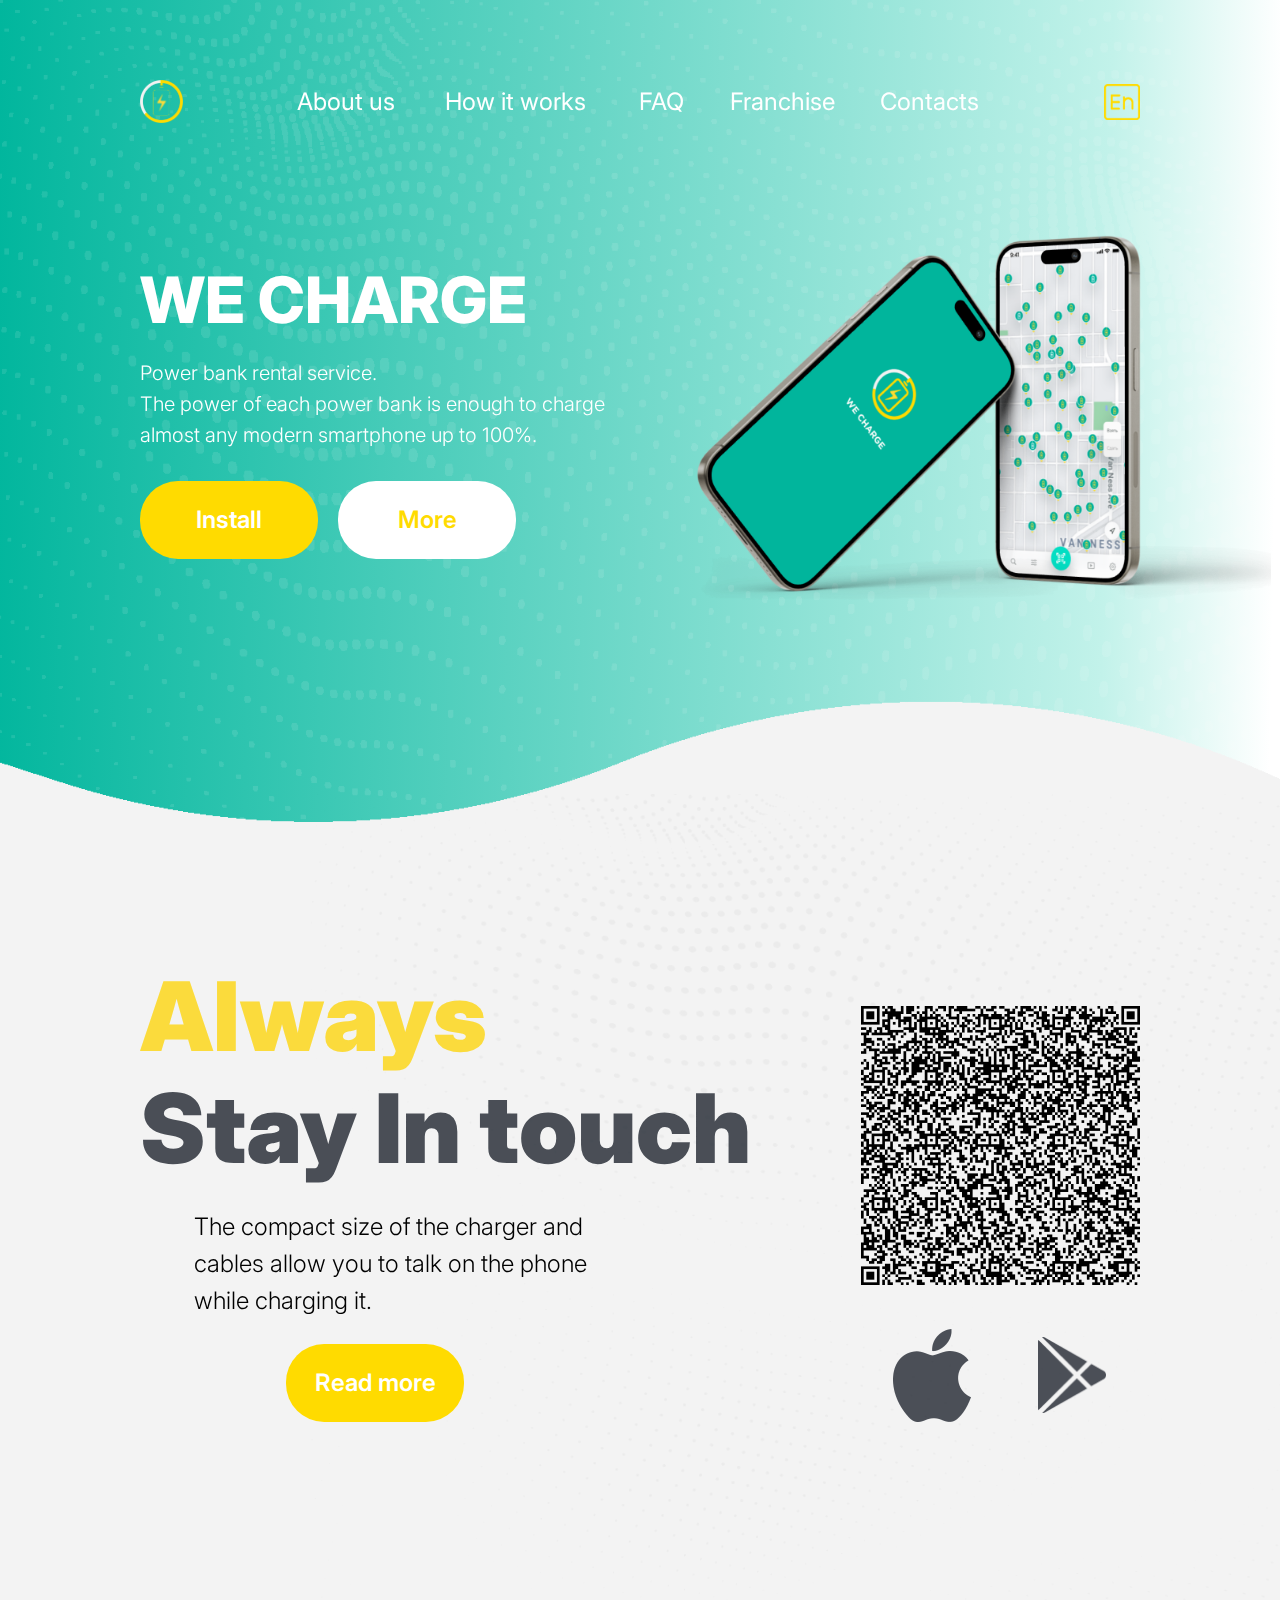
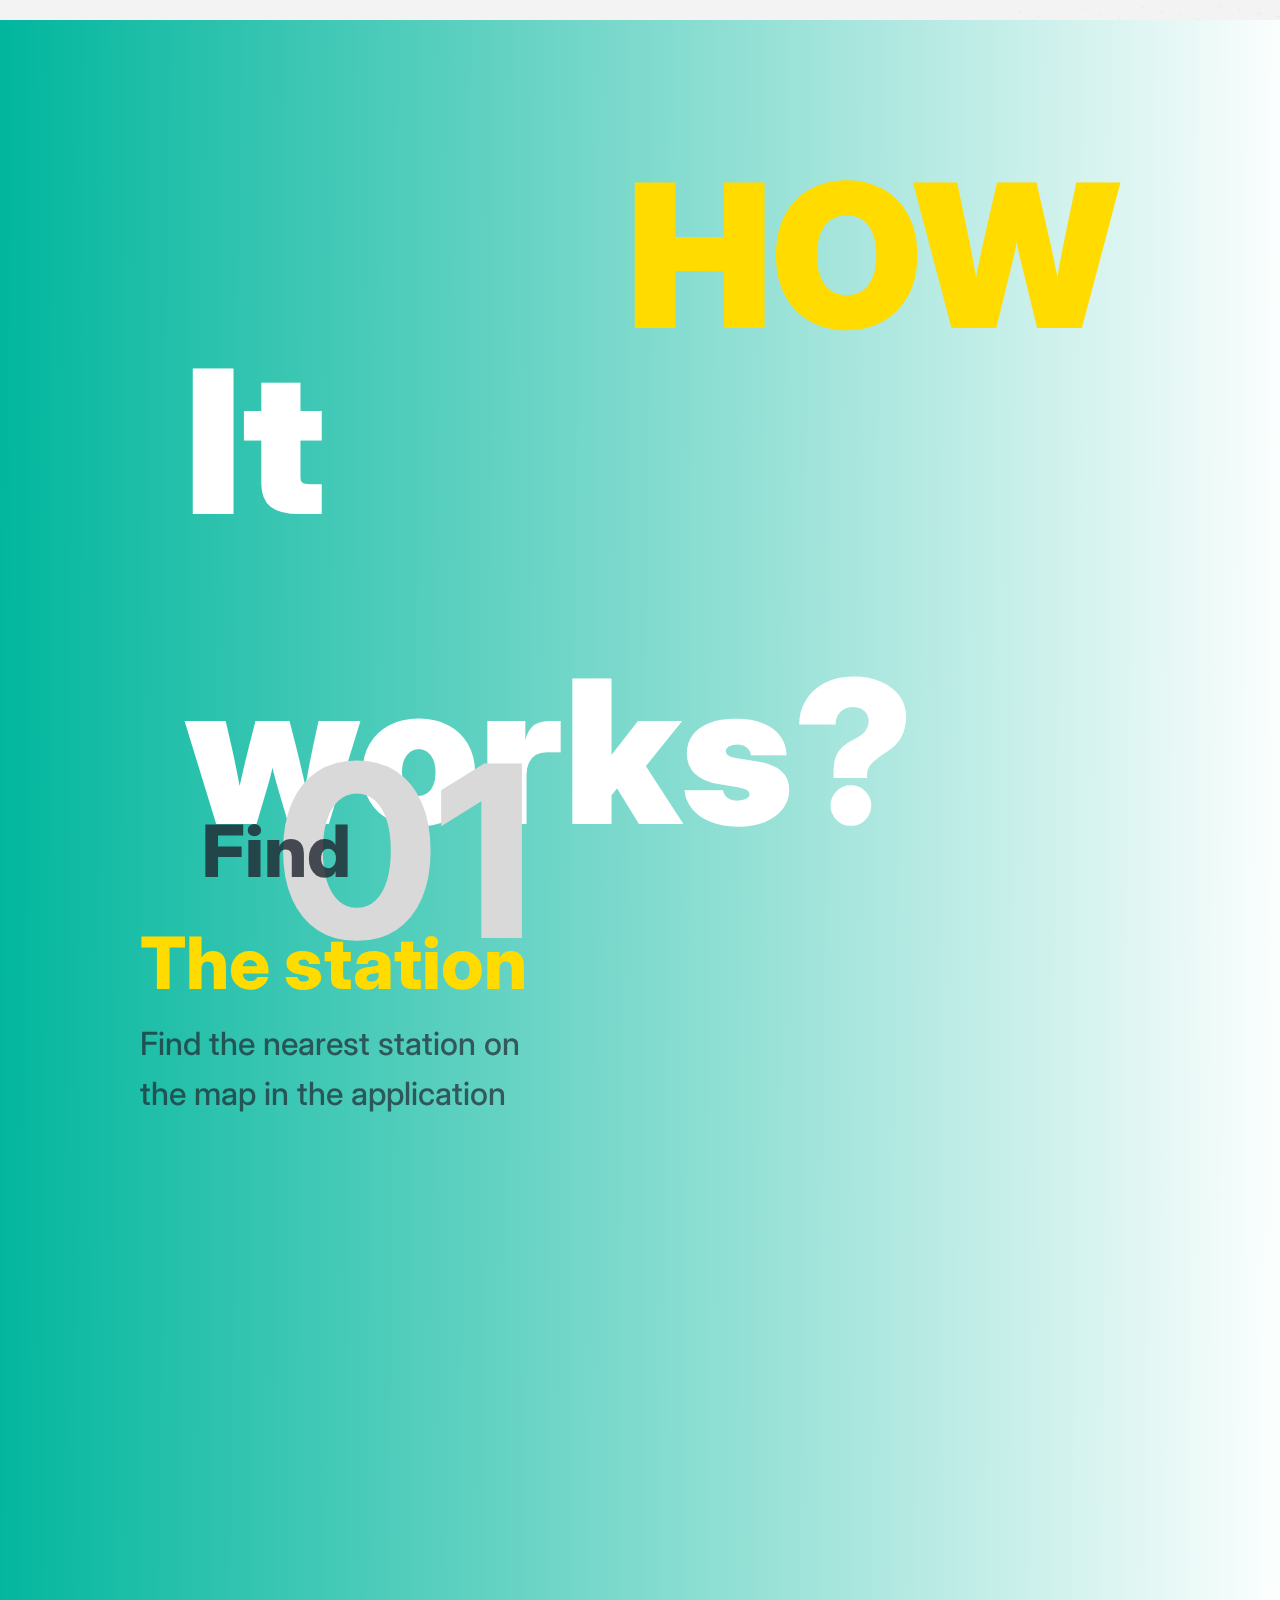
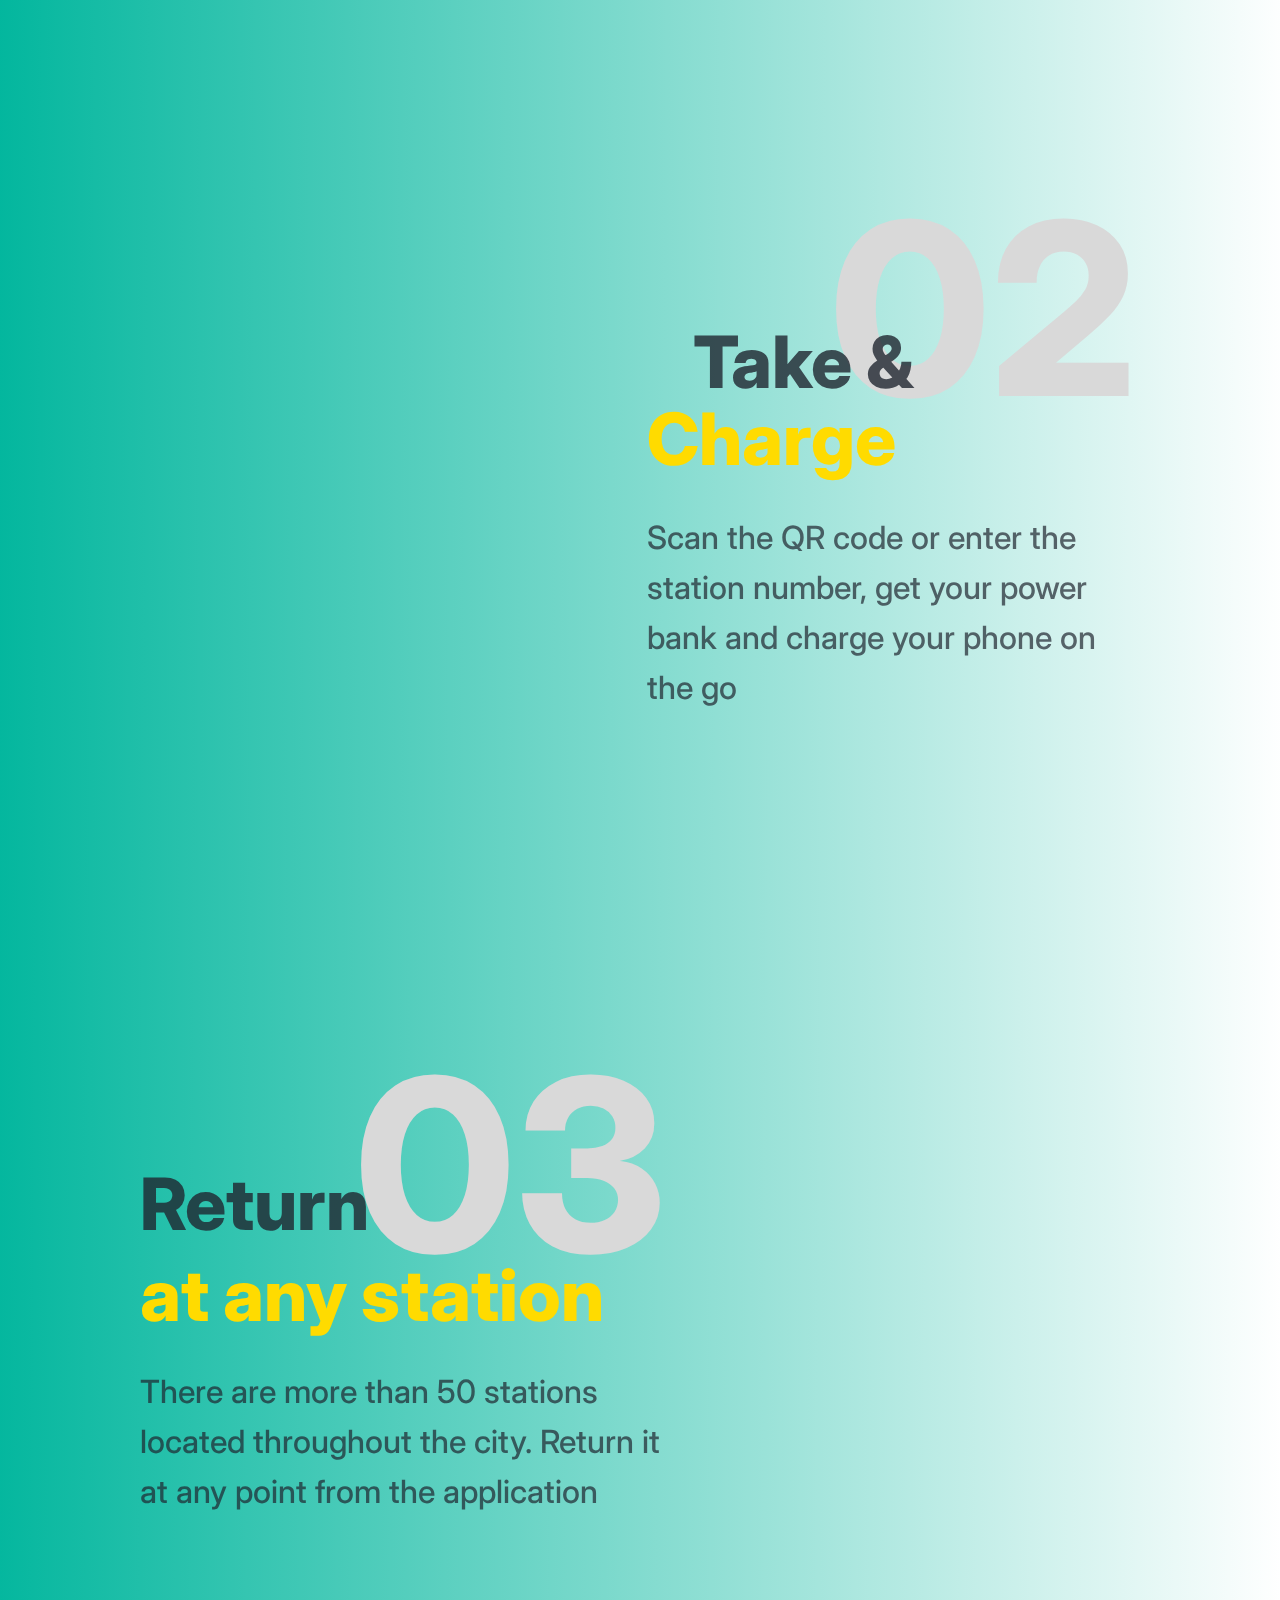
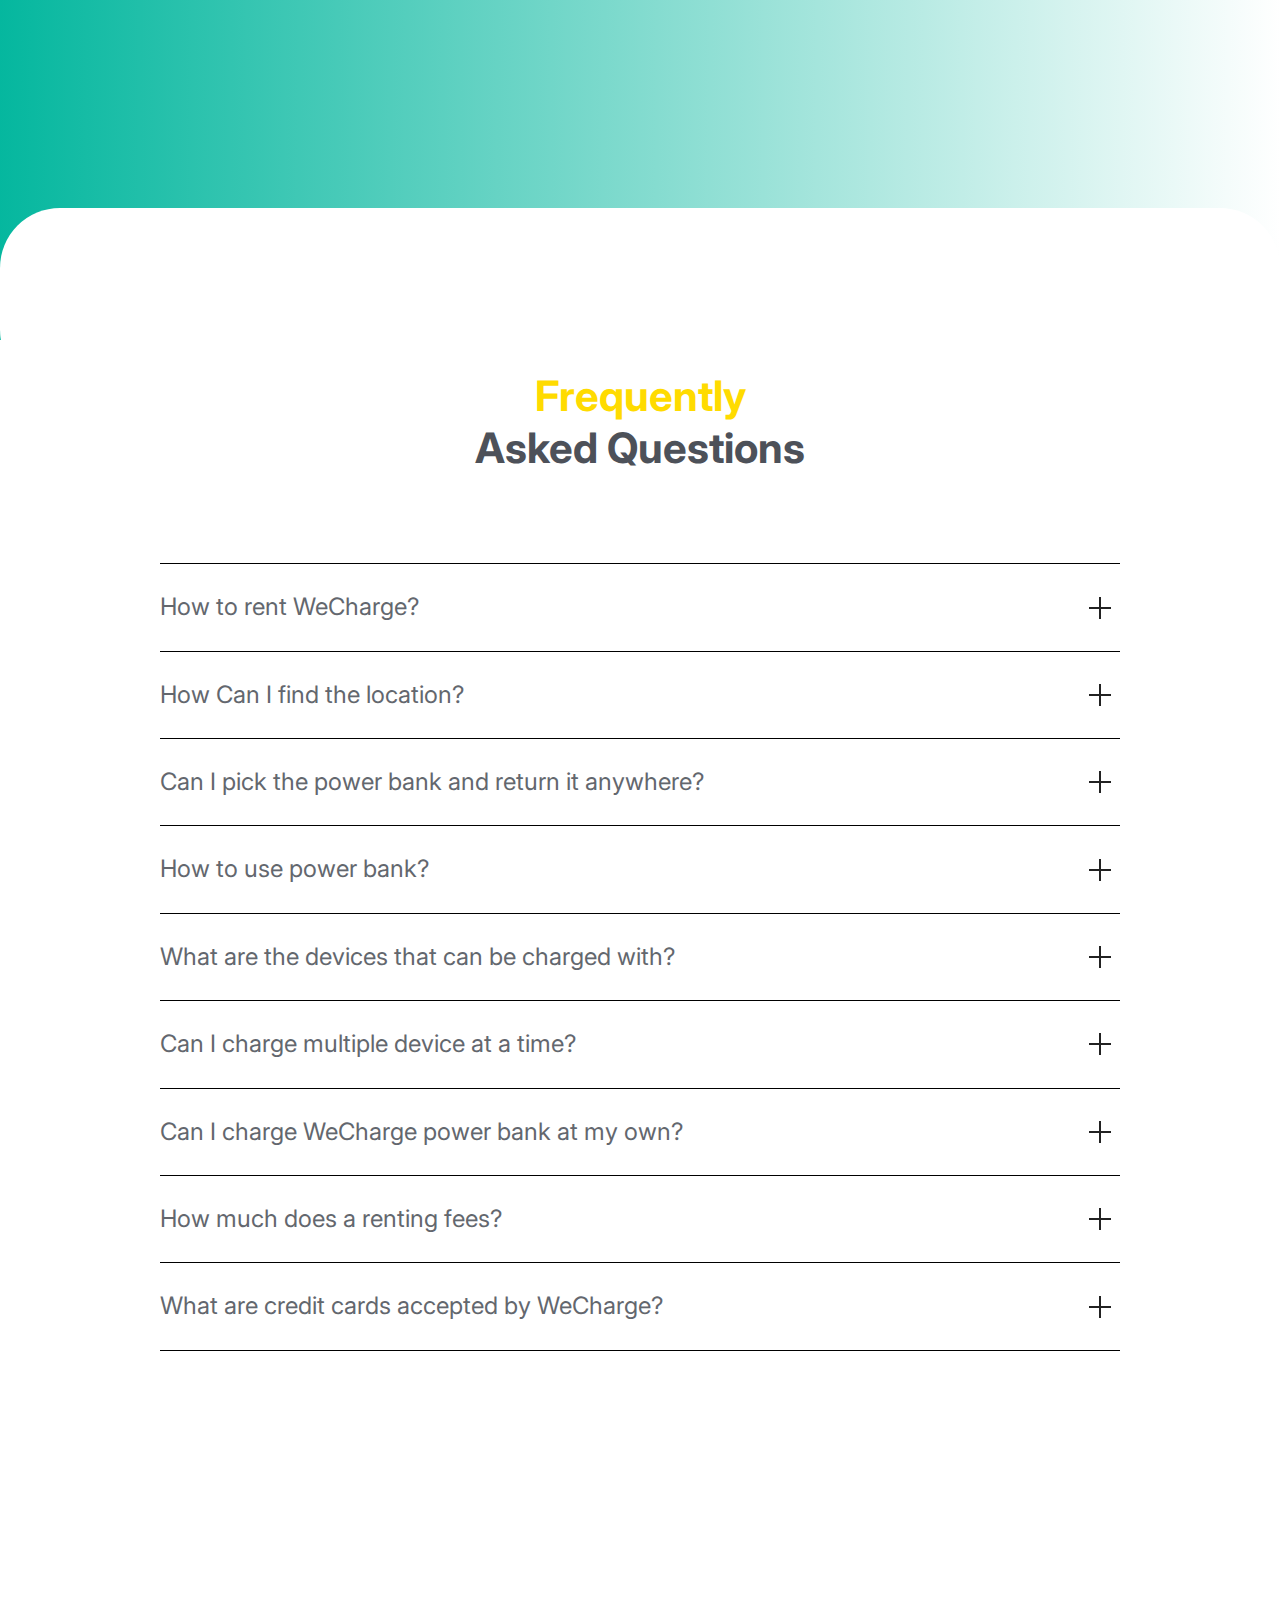
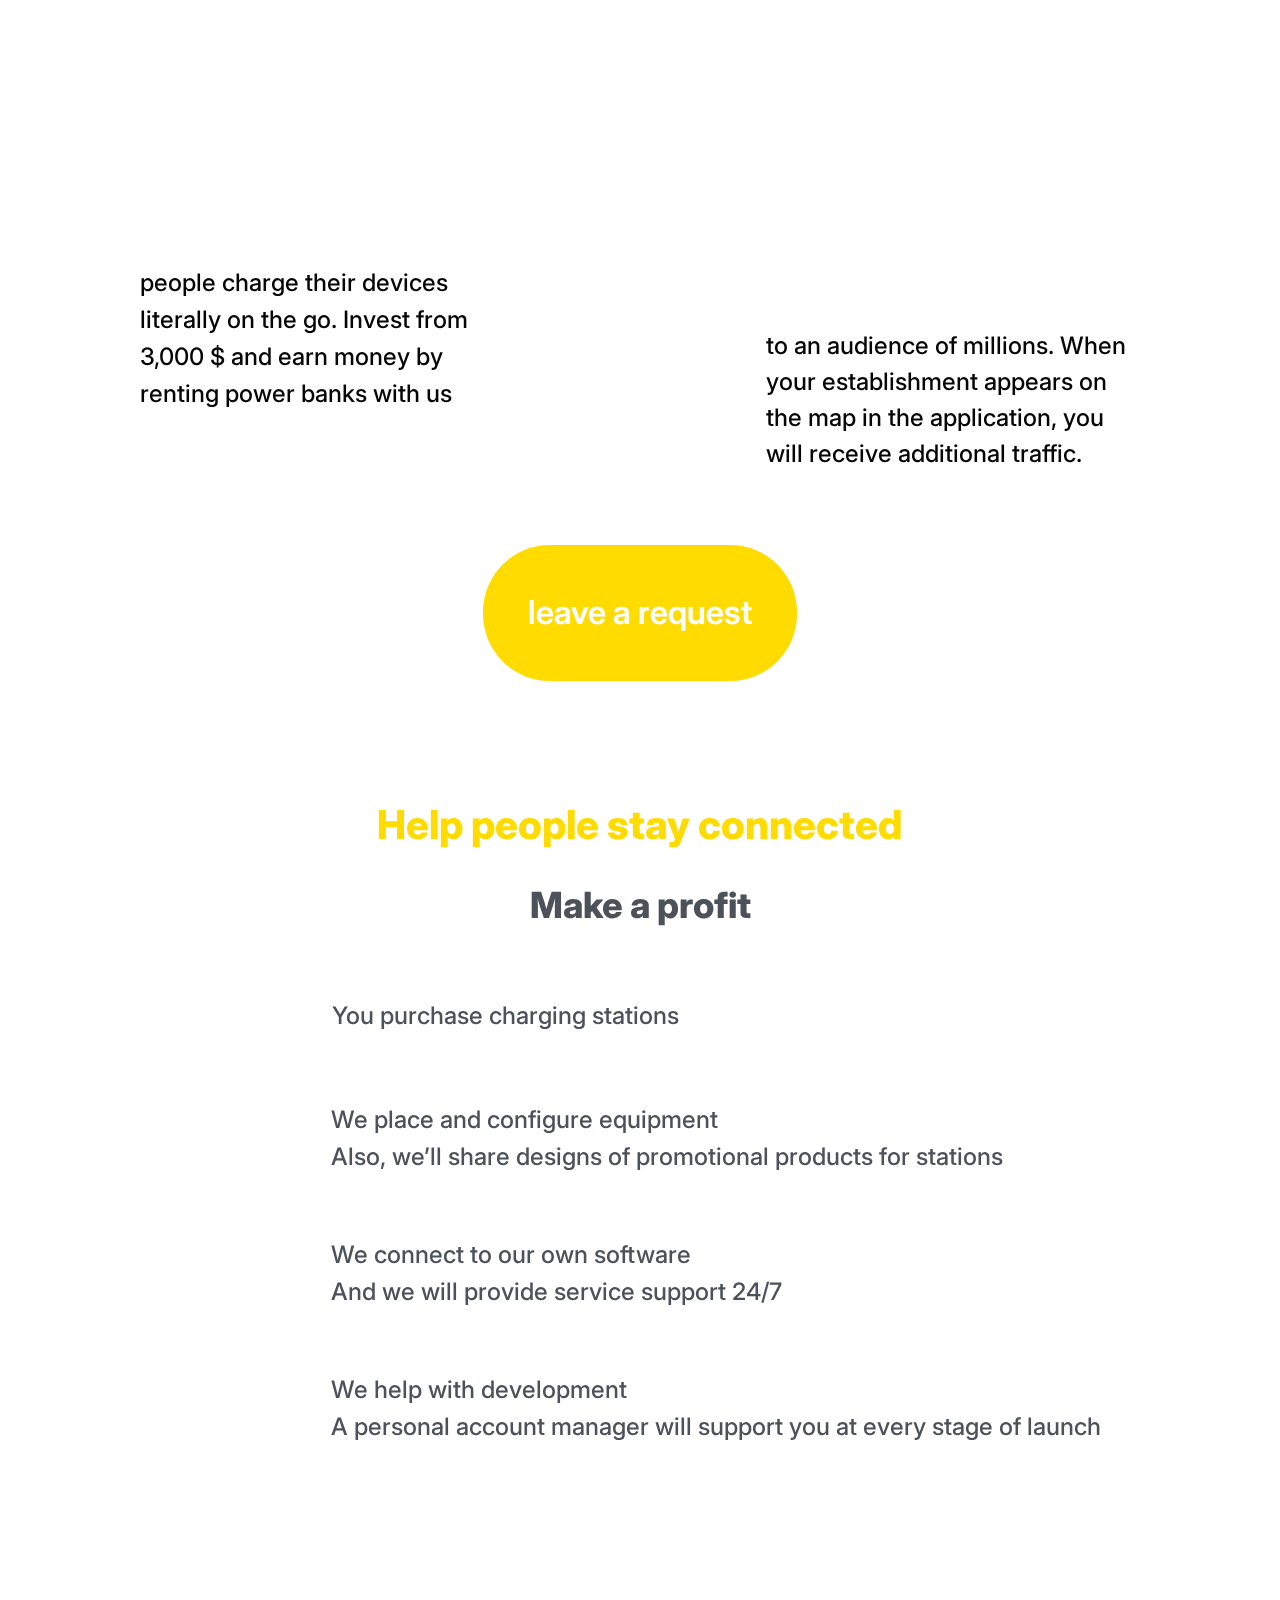
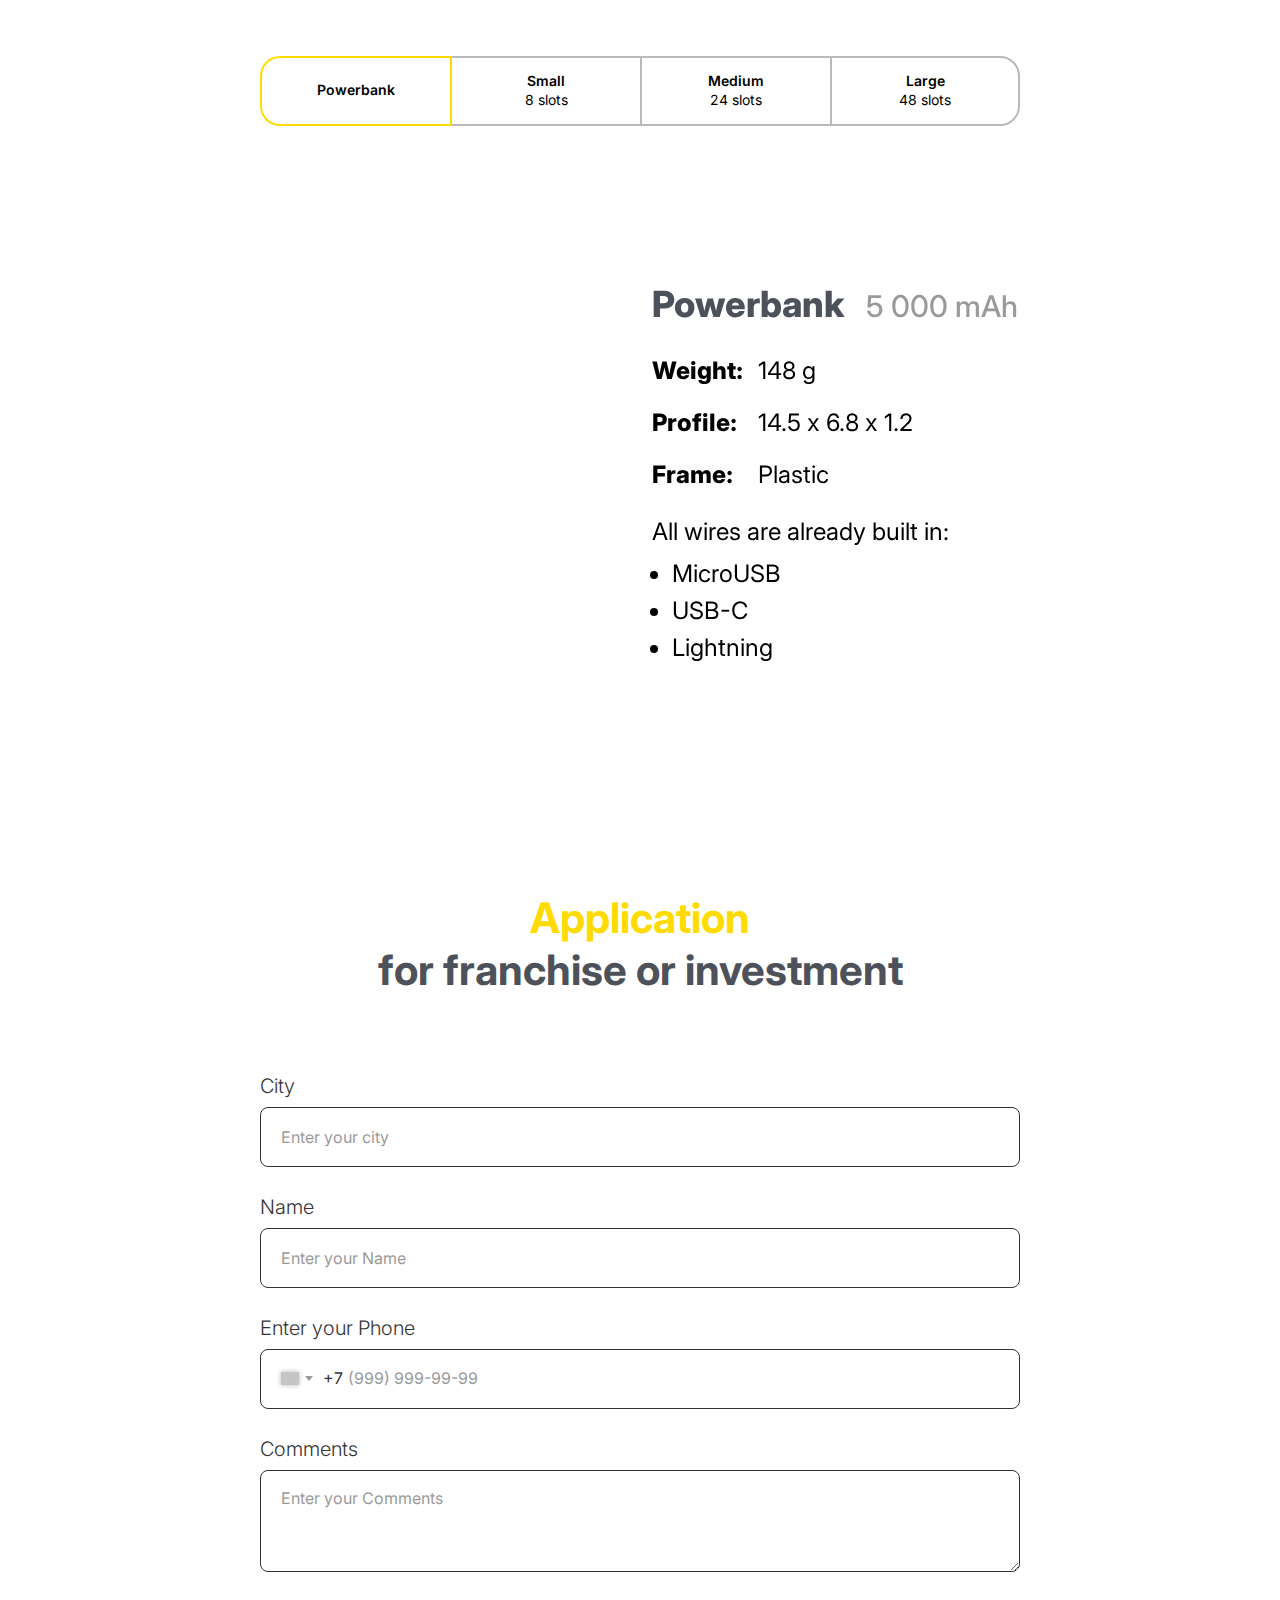
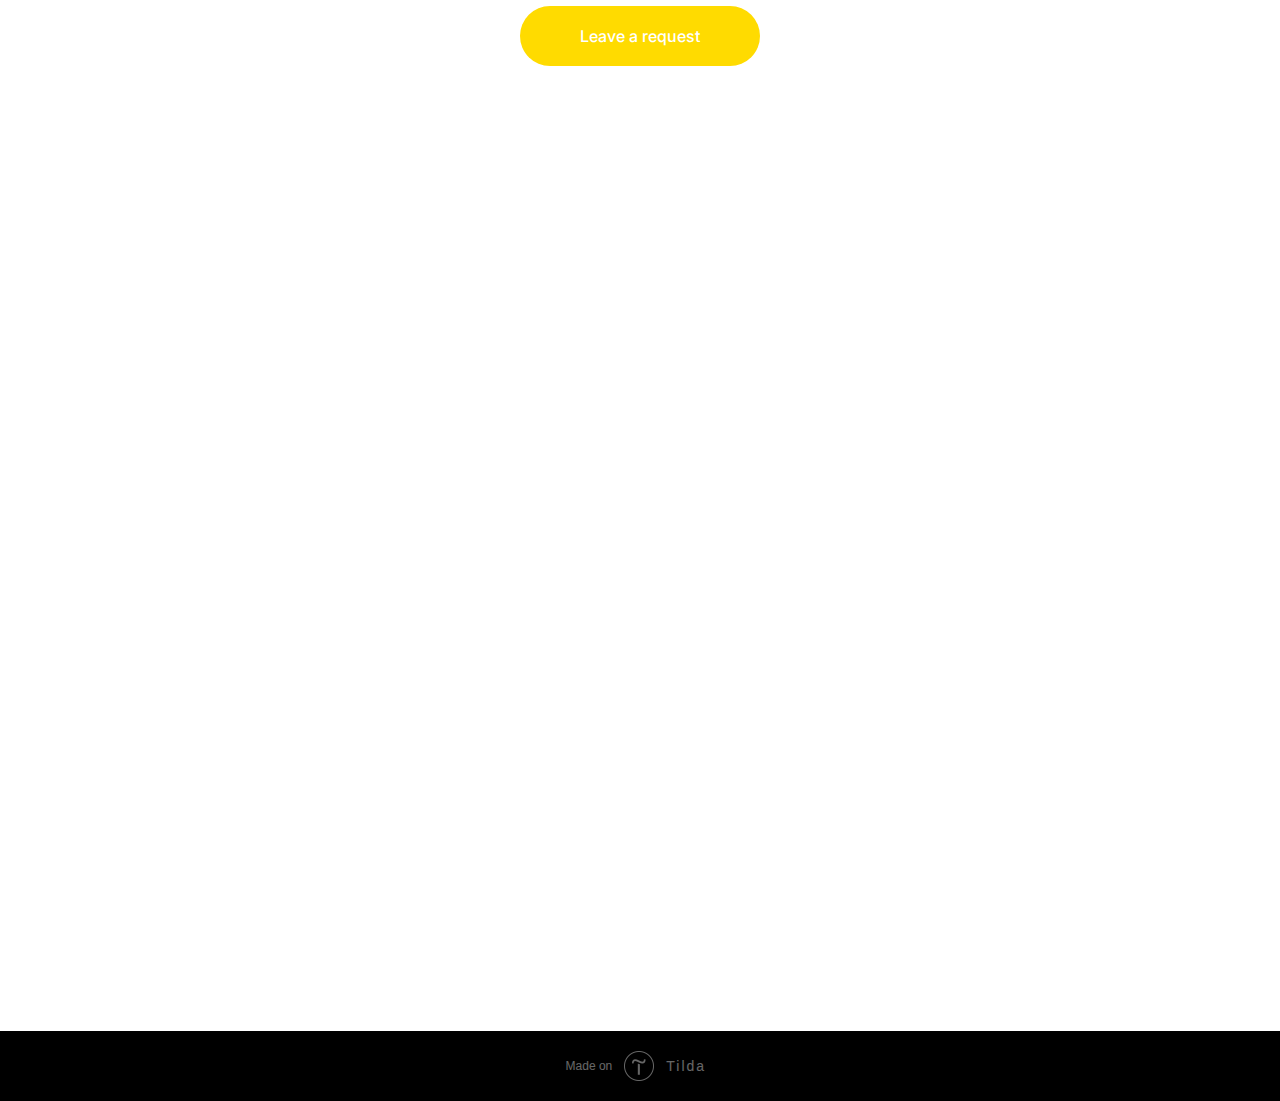
<file: page43958523.html>
<!DOCTYPE html><html><head><meta charset="utf-8" /><meta http-equiv="Content-Type" content="text/html; charset=utf-8" /><meta name="viewport" content="width=device-width, initial-scale=1.0" /> <!--metatextblock--><title>Main page</title><meta property="og:url" content="http://project8640137.tilda.ws" /><meta property="og:title" content="Main page" /><meta property="og:description" content="" /><meta property="og:type" content="website" /><link rel="canonical" href="http://project8640137.tilda.ws"><!--/metatextblock--><meta name="format-detection" content="telephone=no" /><meta http-equiv="x-dns-prefetch-control" content="on"><link rel="dns-prefetch" href="https://ws.tildacdn.com"><link rel="shortcut icon" href="images/tildafavicon.ico" type="image/x-icon" /><!-- Assets --><script src="https://neo.tildacdn.com/js/tilda-fallback-1.0.min.js" async charset="utf-8"></script><link rel="stylesheet" href="css/tilda-grid-3.0.min.css" type="text/css" media="all" onerror="this.loaderr='y';"/><link rel="stylesheet" href="css/tilda-blocks-page43958523.min.css?t=1708352548" type="text/css" media="all" onerror="this.loaderr='y';" /><link rel="preconnect" href="https://fonts.gstatic.com"><link href="https://fonts.googleapis.com/css2?family=Inter:wght@300;400;500;600;700&subset=latin,cyrillic" rel="stylesheet"><link rel="stylesheet" href="css/tilda-forms-1.0.min.css" type="text/css" media="all" onerror="this.loaderr='y';" /><script nomodule src="js/tilda-polyfill-1.0.min.js" charset="utf-8"></script><script type="text/javascript">function t_onReady(func) {
if (document.readyState != 'loading') {
func();
} else {
document.addEventListener('DOMContentLoaded', func);
}
}
function t_onFuncLoad(funcName, okFunc, time) {
if (typeof window[funcName] === 'function') {
okFunc();
} else {
setTimeout(function() {
t_onFuncLoad(funcName, okFunc, time);
},(time || 100));
}
}function t396_initialScale(t){t=document.getElementById("rec"+t);if(t){t=t.querySelector(".t396__artboard");if(t){var e,r=document.documentElement.clientWidth,a=[];if(l=t.getAttribute("data-artboard-screens"))for(var l=l.split(","),i=0;i<l.length;i++)a[i]=parseInt(l[i],10);else a=[320,480,640,960,1200];for(i=0;i<a.length;i++){var o=a[i];o<=r&&(e=o)}var n="edit"===window.allrecords.getAttribute("data-tilda-mode"),d="center"===t396_getFieldValue(t,"valign",e,a),u="grid"===t396_getFieldValue(t,"upscale",e,a),c=t396_getFieldValue(t,"height_vh",e,a),g=t396_getFieldValue(t,"height",e,a),s=!!window.opr&&!!window.opr.addons||!!window.opera||-1!==navigator.userAgent.indexOf(" OPR/");if(!n&&d&&!u&&!c&&g&&!s){for(var _=parseFloat((r/e).toFixed(3)),f=[t,t.querySelector(".t396__carrier"),t.querySelector(".t396__filter")],i=0;i<f.length;i++)f[i].style.height=Math.floor(parseInt(g,10)*_)+"px";t396_scaleInitial__getElementsToScale(t).forEach(function(t){t.style.zoom=_})}}}}function t396_scaleInitial__getElementsToScale(t){t=Array.prototype.slice.call(t.querySelectorAll(".t396__elem"));if(!t.length)return[];var e=[];return(t=t.filter(function(t){t=t.closest('.t396__group[data-group-type-value="physical"]');return!t||(-1===e.indexOf(t)&&e.push(t),!1)})).concat(e)}function t396_getFieldValue(t,e,r,a){var l=a[a.length-1],i=r===l?t.getAttribute("data-artboard-"+e):t.getAttribute("data-artboard-"+e+"-res-"+r);if(!i)for(var o=0;o<a.length;o++){var n=a[o];if(!(n<=r)&&(i=n===l?t.getAttribute("data-artboard-"+e):t.getAttribute("data-artboard-"+e+"-res-"+n)))break}return i}</script><script src="js/tilda-scripts-3.0.min.js" charset="utf-8" defer onerror="this.loaderr='y';"></script><script src="js/tilda-blocks-page43958523.min.js?t=1708352548" charset="utf-8" async onerror="this.loaderr='y';"></script><script src="js/lazyload-1.3.min.export.js" charset="utf-8" async onerror="this.loaderr='y';"></script><script src="js/tilda-zero-1.1.min.js" charset="utf-8" async onerror="this.loaderr='y';"></script><script src="js/tilda-forms-1.0.min.js" charset="utf-8" async onerror="this.loaderr='y';"></script><script src="js/tilda-zero-scale-1.0.min.js" charset="utf-8" async onerror="this.loaderr='y';"></script><script src="js/tilda-events-1.0.min.js" charset="utf-8" async onerror="this.loaderr='y';"></script><script type="text/javascript">window.dataLayer = window.dataLayer || [];</script><script type="text/javascript">(function () {
if((/bot|google|yandex|baidu|bing|msn|duckduckbot|teoma|slurp|crawler|spider|robot|crawling|facebook/i.test(navigator.userAgent))===false && typeof(sessionStorage)!='undefined' && sessionStorage.getItem('visited')!=='y' && document.visibilityState){
var style=document.createElement('style');
style.type='text/css';
style.innerHTML='@media screen and (min-width: 980px) {.t-records {opacity: 0;}.t-records_animated {-webkit-transition: opacity ease-in-out .2s;-moz-transition: opacity ease-in-out .2s;-o-transition: opacity ease-in-out .2s;transition: opacity ease-in-out .2s;}.t-records.t-records_visible {opacity: 1;}}';
document.getElementsByTagName('head')[0].appendChild(style);
function t_setvisRecs(){
var alr=document.querySelectorAll('.t-records');
Array.prototype.forEach.call(alr, function(el) {
el.classList.add("t-records_animated");
});
setTimeout(function () {
Array.prototype.forEach.call(alr, function(el) {
el.classList.add("t-records_visible");
});
sessionStorage.setItem("visited", "y");
}, 400);
} 
document.addEventListener('DOMContentLoaded', t_setvisRecs);
}
})();</script></head><body class="t-body" style="margin:0;"><!--allrecords--><div id="allrecords" data-tilda-export="yes" class="t-records" data-hook="blocks-collection-content-node" data-tilda-project-id="8640137" data-tilda-page-id="43958523" data-tilda-formskey="8d8d0b076f2af56a662db88be8640137" data-tilda-cookie="no" data-tilda-lazy="yes" data-tilda-root-zone="com" ><div id="rec707997975" class="r t-rec" style=" " data-animationappear="off" data-record-type="396" ><!-- T396 --><style>#rec707997975 .t396__artboard {height: 1620px; background-image: linear-gradient(0.253turn,rgba(1,182,157,1) 0%,rgba(194,242,234,1) 85%,rgba(255,255,255,1) 98%); }#rec707997975 .t396__filter {height: 1620px; }#rec707997975 .t396__carrier{height: 1620px;background-position: center center;background-attachment: scroll;background-size: cover;background-repeat: no-repeat;}@media screen and (max-width: 1199px) {#rec707997975 .t396__artboard,#rec707997975 .t396__filter,#rec707997975 .t396__carrier {}#rec707997975 .t396__filter {}#rec707997975 .t396__carrier {background-attachment: scroll;}}@media screen and (max-width: 959px) {#rec707997975 .t396__artboard,#rec707997975 .t396__filter,#rec707997975 .t396__carrier {}#rec707997975 .t396__filter {}#rec707997975 .t396__carrier {background-attachment: scroll;}}@media screen and (max-width: 639px) {#rec707997975 .t396__artboard,#rec707997975 .t396__filter,#rec707997975 .t396__carrier {}#rec707997975 .t396__filter {}#rec707997975 .t396__carrier {background-attachment: scroll;}}@media screen and (max-width: 479px) {#rec707997975 .t396__artboard,#rec707997975 .t396__filter,#rec707997975 .t396__carrier {}#rec707997975 .t396__filter {}#rec707997975 .t396__carrier {background-attachment: scroll;}} #rec707997975 .tn-elem[data-elem-id="1708267847175"] { z-index: 2; top: 0px;left: 0px;width: 100%;height:1620px;}#rec707997975 .tn-elem[data-elem-id="1708267847175"] .tn-atom { opacity: 0.1; background-position: center center;background-size: cover;background-repeat: no-repeat;border-color: transparent ;border-style: solid ; }@media screen and (max-width: 1199px) {}@media screen and (max-width: 959px) {}@media screen and (max-width: 639px) {}@media screen and (max-width: 479px) {} #rec707997975 .tn-elem[data-elem-id="1708263493301"] { z-index: 3; top: 80px;left: calc(50% - 600px + 100px);width: 43px;}#rec707997975 .tn-elem[data-elem-id="1708263493301"] .tn-atom { background-position: center center;border-color: transparent ;border-style: solid ; }@media screen and (max-width: 1199px) {}@media screen and (max-width: 959px) {}@media screen and (max-width: 639px) {}@media screen and (max-width: 479px) {} #rec707997975 .tn-elem[data-elem-id="1708263595446"] { z-index: 4; top: 84px;left: calc(50% - 600px + 1064px);width: 36px;}#rec707997975 .tn-elem[data-elem-id="1708263595446"] .tn-atom { background-position: center center;border-color: transparent ;border-style: solid ; }@media screen and (max-width: 1199px) {}@media screen and (max-width: 959px) {}@media screen and (max-width: 639px) {}@media screen and (max-width: 479px) {} #rec707997975 .tn-elem[data-elem-id="1708264146993"] { z-index: 5; top: 701px;left: calc(50% - 50% + 0px);width: 100%;height:920px;}#rec707997975 .tn-elem[data-elem-id="1708264146993"] .tn-atom {background-position: center center;background-size: cover;background-repeat: no-repeat;border-color: transparent ;border-style: solid ; }@media screen and (max-width: 1199px) {}@media screen and (max-width: 959px) {}@media screen and (max-width: 639px) {}@media screen and (max-width: 479px) {} #rec707997975 .tn-elem[data-elem-id="1708264207644"] { z-index: 6; top: 160px;left: calc(50% - 600px + 576px);width: 655px;}#rec707997975 .tn-elem[data-elem-id="1708264207644"] .tn-atom { background-position: center center;border-color: transparent ;border-style: solid ; }@media screen and (max-width: 1199px) {}@media screen and (max-width: 959px) {}@media screen and (max-width: 639px) {}@media screen and (max-width: 479px) {} #rec707997975 .tn-elem[data-elem-id="1708263076096"] { color: #ffffff; z-index: 7; top: 83px;left: calc(50% - 600px + 257px);width: 108px;}#rec707997975 .tn-elem[data-elem-id="1708263076096"] .tn-atom { color: #ffffff; font-size: 24px; font-family: 'Inter',Arial,sans-serif; line-height: 1.55; font-weight: 400; background-position: center center;border-color: transparent ;border-style: solid ; }@media screen and (max-width: 1199px) {}@media screen and (max-width: 959px) {}@media screen and (max-width: 639px) {}@media screen and (max-width: 479px) {} #rec707997975 .tn-elem[data-elem-id="1708263322534"] { color: #ffffff; z-index: 8; top: 83px;left: calc(50% - 600px + 405px);width: 154px;}#rec707997975 .tn-elem[data-elem-id="1708263322534"] .tn-atom { color: #ffffff; font-size: 24px; font-family: 'Inter',Arial,sans-serif; line-height: 1.55; font-weight: 400; background-position: center center;border-color: transparent ;border-style: solid ; }@media screen and (max-width: 1199px) {}@media screen and (max-width: 959px) {}@media screen and (max-width: 639px) {}@media screen and (max-width: 479px) {} #rec707997975 .tn-elem[data-elem-id="1708263324549"] { color: #ffffff; z-index: 9; top: 83px;left: calc(50% - 600px + 599px);width: 51px;}#rec707997975 .tn-elem[data-elem-id="1708263324549"] .tn-atom { color: #ffffff; font-size: 24px; font-family: 'Inter',Arial,sans-serif; line-height: 1.55; font-weight: 400; background-position: center center;border-color: transparent ;border-style: solid ; }@media screen and (max-width: 1199px) {}@media screen and (max-width: 959px) {}@media screen and (max-width: 639px) {}@media screen and (max-width: 479px) {} #rec707997975 .tn-elem[data-elem-id="1708263326106"] { color: #ffffff; z-index: 10; top: 83px;left: calc(50% - 600px + 690px);width: 108px;}#rec707997975 .tn-elem[data-elem-id="1708263326106"] .tn-atom { color: #ffffff; font-size: 24px; font-family: 'Inter',Arial,sans-serif; line-height: 1.55; font-weight: 400; background-position: center center;border-color: transparent ;border-style: solid ; }@media screen and (max-width: 1199px) {}@media screen and (max-width: 959px) {}@media screen and (max-width: 639px) {}@media screen and (max-width: 479px) {} #rec707997975 .tn-elem[data-elem-id="1708263327829"] { color: #ffffff; z-index: 11; top: 83px;left: calc(50% - 600px + 840px);width: 100px;}#rec707997975 .tn-elem[data-elem-id="1708263327829"] .tn-atom { color: #ffffff; font-size: 24px; font-family: 'Inter',Arial,sans-serif; line-height: 1.55; font-weight: 400; background-position: center center;border-color: transparent ;border-style: solid ; }@media screen and (max-width: 1199px) {}@media screen and (max-width: 959px) {}@media screen and (max-width: 639px) {}@media screen and (max-width: 479px) {} #rec707997975 .tn-elem[data-elem-id="1708264375291"] { color: #ffffff; z-index: 12; top: 252px;left: calc(50% - 600px + 100px);width: 401px;}#rec707997975 .tn-elem[data-elem-id="1708264375291"] .tn-atom { color: #ffffff; font-size: 64px; font-family: 'Inter',Arial,sans-serif; line-height: 1.5; font-weight: 800; background-position: center center;border-color: transparent ;border-style: solid ; }@media screen and (max-width: 1199px) {}@media screen and (max-width: 959px) {}@media screen and (max-width: 639px) {}@media screen and (max-width: 479px) {} #rec707997975 .tn-elem[data-elem-id="1708264378325"] { color: #ffffff; z-index: 13; top: 358px;left: calc(50% - 600px + 100px);width: 487px;}#rec707997975 .tn-elem[data-elem-id="1708264378325"] .tn-atom { color: #ffffff; font-size: 20px; font-family: 'Inter',Arial,sans-serif; line-height: 1.55; font-weight: 300; background-position: center center;border-color: transparent ;border-style: solid ; }@media screen and (max-width: 1199px) {}@media screen and (max-width: 959px) {}@media screen and (max-width: 639px) {}@media screen and (max-width: 479px) {} #rec707997975 .tn-elem[data-elem-id="1708268020227"] { z-index: 14; top: 794px;left: calc(50% - 600px + 271px);width: 1029px;height:827px;}#rec707997975 .tn-elem[data-elem-id="1708268020227"] .tn-atom {background-position: center center;background-size: cover;background-repeat: no-repeat;border-color: transparent ;border-style: solid ; }@media screen and (max-width: 1199px) {}@media screen and (max-width: 959px) {}@media screen and (max-width: 639px) {}@media screen and (max-width: 479px) {} #rec707997975 .tn-elem[data-elem-id="1708264382712"] { color: #ffffff; text-align: center; z-index: 15; top: 481px;left: calc(50% - 600px + 100px);width: 178px;height:78px;}#rec707997975 .tn-elem[data-elem-id="1708264382712"] .tn-atom { color: #ffffff; font-size: 24px; font-family: 'Inter',Arial,sans-serif; line-height: 1.55; font-weight: 600; border-radius: 38px; background-color: #ffdb00; background-position: center center;border-color: transparent ;border-style: solid ; transition: background-color 0.2s ease-in-out, color 0.2s ease-in-out, border-color 0.2s ease-in-out; }@media screen and (max-width: 1199px) {}@media screen and (max-width: 959px) {}@media screen and (max-width: 639px) {}@media screen and (max-width: 479px) {} #rec707997975 .tn-elem[data-elem-id="1708267632925"] { color: #ffdb00; text-align: center; z-index: 16; top: 481px;left: calc(50% - 600px + 298px);width: 178px;height:78px;}#rec707997975 .tn-elem[data-elem-id="1708267632925"] .tn-atom { color: #ffdb00; font-size: 24px; font-family: 'Inter',Arial,sans-serif; line-height: 1.55; font-weight: 600; border-radius: 38px; background-color: #ffffff; background-position: center center;border-color: transparent ;border-style: solid ; transition: background-color 0.2s ease-in-out, color 0.2s ease-in-out, border-color 0.2s ease-in-out; }@media screen and (max-width: 1199px) {}@media screen and (max-width: 959px) {}@media screen and (max-width: 639px) {}@media screen and (max-width: 479px) {} #rec707997975 .tn-elem[data-elem-id="1708268067109"] { color: #fbdb3c; z-index: 17; top: 944px;left: calc(50% - 600px + 100px);width: 435px;}#rec707997975 .tn-elem[data-elem-id="1708268067109"] .tn-atom { color: #fbdb3c; font-size: 96px; font-family: 'Inter',Arial,sans-serif; line-height: 1.5; font-weight: 900; background-position: center center;border-color: transparent ;border-style: solid ; }@media screen and (max-width: 1199px) {}@media screen and (max-width: 959px) {}@media screen and (max-width: 639px) {}@media screen and (max-width: 479px) {} #rec707997975 .tn-elem[data-elem-id="1708268067123"] { color: #000000; z-index: 18; top: 1208px;left: calc(50% - 600px + 154px);width: 393px;}#rec707997975 .tn-elem[data-elem-id="1708268067123"] .tn-atom { color: #000000; font-size: 24px; font-family: 'Inter',Arial,sans-serif; line-height: 1.55; font-weight: 300; background-position: center center;border-color: transparent ;border-style: solid ; }@media screen and (max-width: 1199px) {}@media screen and (max-width: 959px) {}@media screen and (max-width: 639px) {}@media screen and (max-width: 479px) {} #rec707997975 .tn-elem[data-elem-id="1708268067127"] { color: #ffffff; text-align: center; z-index: 19; top: 1344px;left: calc(50% - 600px + 246px);width: 178px;height:78px;}#rec707997975 .tn-elem[data-elem-id="1708268067127"] .tn-atom { color: #ffffff; font-size: 24px; font-family: 'Inter',Arial,sans-serif; line-height: 1.55; font-weight: 600; border-radius: 38px; background-color: #ffdb00; background-position: center center;border-color: transparent ;border-style: solid ; transition: background-color 0.2s ease-in-out, color 0.2s ease-in-out, border-color 0.2s ease-in-out; }@media screen and (max-width: 1199px) {}@media screen and (max-width: 959px) {}@media screen and (max-width: 639px) {}@media screen and (max-width: 479px) {} #rec707997975 .tn-elem[data-elem-id="1708268100030"] { color: #202630; z-index: 20; top: 1056px;left: calc(50% - 600px + 100px);width: 625px;}#rec707997975 .tn-elem[data-elem-id="1708268100030"] .tn-atom { color: #202630; font-size: 96px; font-family: 'Inter',Arial,sans-serif; line-height: 1.5; font-weight: 900; opacity: 0.8; background-position: center center;border-color: transparent ;border-style: solid ; }@media screen and (max-width: 1199px) {}@media screen and (max-width: 959px) {}@media screen and (max-width: 639px) {}@media screen and (max-width: 479px) {} #rec707997975 .tn-elem[data-elem-id="1708268376728"] { z-index: 21; top: 1006px;left: calc(50% - 600px + 821px);width: 279px;}#rec707997975 .tn-elem[data-elem-id="1708268376728"] .tn-atom { background-position: center center;border-color: transparent ;border-style: solid ; }@media screen and (max-width: 1199px) {}@media screen and (max-width: 959px) {}@media screen and (max-width: 639px) {}@media screen and (max-width: 479px) {} #rec707997975 .tn-elem[data-elem-id="1708268422098"] { z-index: 22; top: 1329px;left: calc(50% - 600px + 853px);width: 78px;}#rec707997975 .tn-elem[data-elem-id="1708268422098"] .tn-atom { background-position: center center;border-color: transparent ;border-style: solid ; }@media screen and (max-width: 1199px) {}@media screen and (max-width: 959px) {}@media screen and (max-width: 639px) {}@media screen and (max-width: 479px) {} #rec707997975 .tn-elem[data-elem-id="1708268446315"] { z-index: 23; top: 1337px;left: calc(50% - 600px + 998px);width: 68px;}#rec707997975 .tn-elem[data-elem-id="1708268446315"] .tn-atom { background-position: center center;border-color: transparent ;border-style: solid ; }@media screen and (max-width: 1199px) {}@media screen and (max-width: 959px) {}@media screen and (max-width: 639px) {}@media screen and (max-width: 479px) {}</style><div class='t396'><div class="t396__artboard" data-artboard-recid="707997975" data-artboard-screens="320,480,640,960,1200" data-artboard-height="1620" data-artboard-valign="center" data-artboard-upscale="grid" 
><div class="t396__carrier" data-artboard-recid="707997975"></div><div class="t396__filter" data-artboard-recid="707997975"></div><div class='t396__elem tn-elem tn-elem__7079979751708267847175' data-elem-id='1708267847175' data-elem-type='shape' data-field-top-value="0" data-field-left-value="0" data-field-height-value="1620" data-field-width-value="100" data-field-axisy-value="top" data-field-axisx-value="left" data-field-container-value="window" data-field-topunits-value="px" data-field-leftunits-value="px" data-field-heightunits-value="px" data-field-widthunits-value="%"
><div class='tn-atom t-bgimg' data-original="images/tild3337-3566-4831-b435-616364626233___.png"
></div></div><div class='t396__elem tn-elem tn-elem__7079979751708263493301' data-elem-id='1708263493301' data-elem-type='image' data-field-top-value="80" data-field-left-value="100" data-field-width-value="43" data-field-axisy-value="top" data-field-axisx-value="left" data-field-container-value="grid" data-field-topunits-value="px" data-field-leftunits-value="px" data-field-heightunits-value="" data-field-widthunits-value="px" data-field-filewidth-value="691" data-field-fileheight-value="691" 
><div class='tn-atom' ><img class='tn-atom__img t-img' data-original='images/tild3538-3464-4536-b338-353265303733__photo.png' alt='' imgfield='tn_img_1708263493301' /></div></div><div class='t396__elem tn-elem tn-elem__7079979751708263595446' data-elem-id='1708263595446' data-elem-type='image' data-field-top-value="84" data-field-left-value="1064" data-field-width-value="36" data-field-axisy-value="top" data-field-axisx-value="left" data-field-container-value="grid" data-field-topunits-value="px" data-field-leftunits-value="px" data-field-heightunits-value="" data-field-widthunits-value="px" data-field-filewidth-value="379" data-field-fileheight-value="379" 
><div class='tn-atom' ><img class='tn-atom__img t-img' data-original='images/tild3330-3334-4763-a538-323139656330__group.png' alt='' imgfield='tn_img_1708263595446' /></div></div><div class='t396__elem tn-elem tn-elem__7079979751708264146993' data-elem-id='1708264146993' data-elem-type='shape' data-field-top-value="701" data-field-left-value="0" data-field-height-value="920" data-field-width-value="100" data-field-axisy-value="top" data-field-axisx-value="center" data-field-container-value="window" data-field-topunits-value="px" data-field-leftunits-value="px" data-field-heightunits-value="px" data-field-widthunits-value="%"
><div class='tn-atom t-bgimg' data-original="images/tild3130-3735-4434-b238-633565393538__rectangle_6.png"
></div></div><div class='t396__elem tn-elem tn-elem__7079979751708264207644' data-elem-id='1708264207644' data-elem-type='image' data-field-top-value="160" data-field-left-value="576" data-field-width-value="655" data-field-axisy-value="top" data-field-axisx-value="left" data-field-container-value="grid" data-field-topunits-value="px" data-field-leftunits-value="px" data-field-heightunits-value="" data-field-widthunits-value="px" data-field-filewidth-value="1658" data-field-fileheight-value="1244" 
><div class='tn-atom' ><img class='tn-atom__img t-img' data-original='images/tild6230-3838-4361-b266-393566656234__iphone_15_pro.png' alt='' imgfield='tn_img_1708264207644' /></div></div><div class='t396__elem tn-elem tn-elem__7079979751708263076096' data-elem-id='1708263076096' data-elem-type='text' data-field-top-value="83" data-field-left-value="257" data-field-width-value="108" data-field-axisy-value="top" data-field-axisx-value="left" data-field-container-value="grid" data-field-topunits-value="px" data-field-leftunits-value="px" data-field-heightunits-value="" data-field-widthunits-value="px"
><div class='tn-atom'field='tn_text_1708263076096'>About us</div> </div><div class='t396__elem tn-elem tn-elem__7079979751708263322534' data-elem-id='1708263322534' data-elem-type='text' data-field-top-value="83" data-field-left-value="405" data-field-width-value="154" data-field-axisy-value="top" data-field-axisx-value="left" data-field-container-value="grid" data-field-topunits-value="px" data-field-leftunits-value="px" data-field-heightunits-value="" data-field-widthunits-value="px"
><div class='tn-atom'field='tn_text_1708263322534'>How it works</div> </div><div class='t396__elem tn-elem tn-elem__7079979751708263324549' data-elem-id='1708263324549' data-elem-type='text' data-field-top-value="83" data-field-left-value="599" data-field-width-value="51" data-field-axisy-value="top" data-field-axisx-value="left" data-field-container-value="grid" data-field-topunits-value="px" data-field-leftunits-value="px" data-field-heightunits-value="" data-field-widthunits-value="px"
><div class='tn-atom'field='tn_text_1708263324549'>FAQ</div> </div><div class='t396__elem tn-elem tn-elem__7079979751708263326106' data-elem-id='1708263326106' data-elem-type='text' data-field-top-value="83" data-field-left-value="690" data-field-width-value="108" data-field-axisy-value="top" data-field-axisx-value="left" data-field-container-value="grid" data-field-topunits-value="px" data-field-leftunits-value="px" data-field-heightunits-value="" data-field-widthunits-value="px"
><div class='tn-atom'field='tn_text_1708263326106'>Franchise</div> </div><div class='t396__elem tn-elem tn-elem__7079979751708263327829' data-elem-id='1708263327829' data-elem-type='text' data-field-top-value="83" data-field-left-value="840" data-field-width-value="100" data-field-axisy-value="top" data-field-axisx-value="left" data-field-container-value="grid" data-field-topunits-value="px" data-field-leftunits-value="px" data-field-heightunits-value="" data-field-widthunits-value="px"
><div class='tn-atom'field='tn_text_1708263327829'>Contacts</div> </div><div class='t396__elem tn-elem tn-elem__7079979751708264375291' data-elem-id='1708264375291' data-elem-type='text' data-field-top-value="252" data-field-left-value="100" data-field-width-value="401" data-field-axisy-value="top" data-field-axisx-value="left" data-field-container-value="grid" data-field-topunits-value="px" data-field-leftunits-value="px" data-field-heightunits-value="" data-field-widthunits-value="px"
><div class='tn-atom'field='tn_text_1708264375291'>WE CHARGE</div> </div><div class='t396__elem tn-elem tn-elem__7079979751708264378325' data-elem-id='1708264378325' data-elem-type='text' data-field-top-value="358" data-field-left-value="100" data-field-width-value="487" data-field-axisy-value="top" data-field-axisx-value="left" data-field-container-value="grid" data-field-topunits-value="px" data-field-leftunits-value="px" data-field-heightunits-value="" data-field-widthunits-value="px"
><div class='tn-atom'field='tn_text_1708264378325'>Power bank rental service. <br> The power of each power bank is enough to charge almost any modern smartphone up to 100%.</div> </div><div class='t396__elem tn-elem tn-elem__7079979751708268020227' data-elem-id='1708268020227' data-elem-type='shape' data-field-top-value="794" data-field-left-value="271" data-field-height-value="827" data-field-width-value="1029" data-field-axisy-value="top" data-field-axisx-value="left" data-field-container-value="grid" data-field-topunits-value="px" data-field-leftunits-value="px" data-field-heightunits-value="px" data-field-widthunits-value="px"
><div class='tn-atom t-bgimg' data-original="images/tild6130-3533-4133-b132-636638346366___2.png"
></div></div><div class='t396__elem tn-elem tn-elem__7079979751708264382712' data-elem-id='1708264382712' data-elem-type='button' data-field-top-value="481" data-field-left-value="100" data-field-height-value="78" data-field-width-value="178" data-field-axisy-value="top" data-field-axisx-value="left" data-field-container-value="grid" data-field-topunits-value="px" data-field-leftunits-value="px" data-field-heightunits-value="px" data-field-widthunits-value="px"
><div class='tn-atom' >Install</div></div><div class='t396__elem tn-elem tn-elem__7079979751708267632925' data-elem-id='1708267632925' data-elem-type='button' data-field-top-value="481" data-field-left-value="298" data-field-height-value="78" data-field-width-value="178" data-field-axisy-value="top" data-field-axisx-value="left" data-field-container-value="grid" data-field-topunits-value="px" data-field-leftunits-value="px" data-field-heightunits-value="px" data-field-widthunits-value="px"
><div class='tn-atom' >More</div></div><div class='t396__elem tn-elem tn-elem__7079979751708268067109' data-elem-id='1708268067109' data-elem-type='text' data-field-top-value="944" data-field-left-value="100" data-field-width-value="435" data-field-axisy-value="top" data-field-axisx-value="left" data-field-container-value="grid" data-field-topunits-value="px" data-field-leftunits-value="px" data-field-heightunits-value="" data-field-widthunits-value="px"
><div class='tn-atom'field='tn_text_1708268067109'>Always</div> </div><div class='t396__elem tn-elem tn-elem__7079979751708268067123' data-elem-id='1708268067123' data-elem-type='text' data-field-top-value="1208" data-field-left-value="154" data-field-width-value="393" data-field-axisy-value="top" data-field-axisx-value="left" data-field-container-value="grid" data-field-topunits-value="px" data-field-leftunits-value="px" data-field-heightunits-value="" data-field-widthunits-value="px"
><div class='tn-atom'field='tn_text_1708268067123'>The compact size of the charger and cables allow you to talk on the phone while charging it.</div> </div><div class='t396__elem tn-elem tn-elem__7079979751708268067127' data-elem-id='1708268067127' data-elem-type='button' data-field-top-value="1344" data-field-left-value="246" data-field-height-value="78" data-field-width-value="178" data-field-axisy-value="top" data-field-axisx-value="left" data-field-container-value="grid" data-field-topunits-value="px" data-field-leftunits-value="px" data-field-heightunits-value="px" data-field-widthunits-value="px"
><div class='tn-atom' >Read more</div></div><div class='t396__elem tn-elem tn-elem__7079979751708268100030' data-elem-id='1708268100030' data-elem-type='text' data-field-top-value="1056" data-field-left-value="100" data-field-width-value="625" data-field-axisy-value="top" data-field-axisx-value="left" data-field-container-value="grid" data-field-topunits-value="px" data-field-leftunits-value="px" data-field-heightunits-value="" data-field-widthunits-value="px"
><div class='tn-atom'field='tn_text_1708268100030'>Stay In touch</div> </div><div class='t396__elem tn-elem tn-elem__7079979751708268376728' data-elem-id='1708268376728' data-elem-type='image' data-field-top-value="1006" data-field-left-value="821" data-field-width-value="279" data-field-axisy-value="top" data-field-axisx-value="left" data-field-container-value="grid" data-field-topunits-value="px" data-field-leftunits-value="px" data-field-heightunits-value="" data-field-widthunits-value="px" data-field-filewidth-value="558" data-field-fileheight-value="558" 
><div class='tn-atom' ><img class='tn-atom__img t-img' data-original='images/tild6262-3966-4264-a262-643564613165__qr.png' alt='' imgfield='tn_img_1708268376728' /></div></div><div class='t396__elem tn-elem tn-elem__7079979751708268422098' data-elem-id='1708268422098' data-elem-type='image' data-field-top-value="1329" data-field-left-value="853" data-field-width-value="78" data-field-axisy-value="top" data-field-axisx-value="left" data-field-container-value="grid" data-field-topunits-value="px" data-field-leftunits-value="px" data-field-heightunits-value="" data-field-widthunits-value="px" data-field-filewidth-value="156" data-field-fileheight-value="186" 
><div class='tn-atom' ><img class='tn-atom__img t-img' data-original='images/tild6238-3263-4435-b133-343565396262__apple.png' alt='' imgfield='tn_img_1708268422098' /></div></div><div class='t396__elem tn-elem tn-elem__7079979751708268446315' data-elem-id='1708268446315' data-elem-type='image' data-field-top-value="1337" data-field-left-value="998" data-field-width-value="68" data-field-axisy-value="top" data-field-axisx-value="left" data-field-container-value="grid" data-field-topunits-value="px" data-field-leftunits-value="px" data-field-heightunits-value="" data-field-widthunits-value="px" data-field-filewidth-value="138" data-field-fileheight-value="154" 
><div class='tn-atom' ><img class='tn-atom__img t-img' data-original='images/tild6566-6365-4431-b930-306165336261__google_play.png' alt='' imgfield='tn_img_1708268446315' /></div></div></div> </div> <script>t_onReady(function () {
t_onFuncLoad('t396_init', function () {
t396_init('707997975');
});
});</script><!-- /T396 --></div><div id="rec708043527" class="r t-rec" style=" " data-animationappear="off" data-record-type="396" ><!-- T396 --><style>#rec708043527 .t396__artboard {height: 3520px; background-image: linear-gradient(0.251turn,rgba(1,182,157,1) 0%,rgba(255,255,255,1) 100%); }#rec708043527 .t396__filter {height: 3520px; }#rec708043527 .t396__carrier{height: 3520px;background-position: center center;background-attachment: scroll;background-size: cover;background-repeat: no-repeat;}@media screen and (max-width: 1199px) {#rec708043527 .t396__artboard,#rec708043527 .t396__filter,#rec708043527 .t396__carrier {}#rec708043527 .t396__filter {}#rec708043527 .t396__carrier {background-attachment: scroll;}}@media screen and (max-width: 959px) {#rec708043527 .t396__artboard,#rec708043527 .t396__filter,#rec708043527 .t396__carrier {}#rec708043527 .t396__filter {}#rec708043527 .t396__carrier {background-attachment: scroll;}}@media screen and (max-width: 639px) {#rec708043527 .t396__artboard,#rec708043527 .t396__filter,#rec708043527 .t396__carrier {}#rec708043527 .t396__filter {}#rec708043527 .t396__carrier {background-attachment: scroll;}}@media screen and (max-width: 479px) {#rec708043527 .t396__artboard,#rec708043527 .t396__filter,#rec708043527 .t396__carrier {}#rec708043527 .t396__filter {}#rec708043527 .t396__carrier {background-attachment: scroll;}} #rec708043527 .tn-elem[data-elem-id="1708268916713"] { color: #ffdb00; z-index: 2; top: 80px;left: calc(50% - 600px + 587px);width: 560px;}#rec708043527 .tn-elem[data-elem-id="1708268916713"] .tn-atom { color: #ffdb00; font-size: 200px; font-family: 'Inter',Arial,sans-serif; line-height: 1.55; font-weight: 900; background-position: center center;border-color: transparent ;border-style: solid ; }@media screen and (max-width: 1199px) {}@media screen and (max-width: 959px) {}@media screen and (max-width: 639px) {}@media screen and (max-width: 479px) {} #rec708043527 .tn-elem[data-elem-id="1708268918780"] { color: #ffffff; z-index: 3; top: 266px;left: calc(50% - 600px + 145px);width: 895px;}#rec708043527 .tn-elem[data-elem-id="1708268918780"] .tn-atom { color: #ffffff; font-size: 200px; font-family: 'Inter',Arial,sans-serif; line-height: 1.55; font-weight: 900; background-position: center center;border-color: transparent ;border-style: solid ; }@media screen and (max-width: 1199px) {}@media screen and (max-width: 959px) {}@media screen and (max-width: 639px) {}@media screen and (max-width: 479px) {} #rec708043527 .tn-elem[data-elem-id="1708269352614"] { z-index: 4; top: 711px;left: calc(100% - 582px + 0px);width: 582px;height:632px;}#rec708043527 .tn-elem[data-elem-id="1708269352614"] .tn-atom {background-position: center center;background-size: cover;background-repeat: no-repeat;border-color: transparent ;border-style: solid ; }@media screen and (max-width: 1199px) {}@media screen and (max-width: 959px) {}@media screen and (max-width: 639px) {}@media screen and (max-width: 479px) {} #rec708043527 .tn-elem[data-elem-id="1708269395279"] { z-index: 5; top: 487px;left: calc(100% - 1025px + 0px);width: 1025px;}#rec708043527 .tn-elem[data-elem-id="1708269395279"] .tn-atom { background-position: center center;border-color: transparent ;border-style: solid ; }@media screen and (max-width: 1199px) {}@media screen and (max-width: 959px) {}@media screen and (max-width: 639px) {}@media screen and (max-width: 479px) {} #rec708043527 .tn-elem[data-elem-id="1708269042703"] { color: #d9d9d9; z-index: 6; top: 645px;left: calc(50% - 600px + 237px);width: 280px;}#rec708043527 .tn-elem[data-elem-id="1708269042703"] .tn-atom { color: #d9d9d9; font-size: 240px; font-family: 'Inter',Arial,sans-serif; line-height: 1.55; font-weight: 800; background-position: center center;border-color: transparent ;border-style: solid ; }@media screen and (max-width: 1199px) {}@media screen and (max-width: 959px) {}@media screen and (max-width: 639px) {}@media screen and (max-width: 479px) {} #rec708043527 .tn-elem[data-elem-id="1708269039163"] { color: #202630; z-index: 7; top: 775px;left: calc(50% - 600px + 162px);width: 163px;}#rec708043527 .tn-elem[data-elem-id="1708269039163"] .tn-atom { color: #202630; font-size: 72px; font-family: 'Inter',Arial,sans-serif; line-height: 1.55; font-weight: 800; opacity: 0.8; background-position: center center;border-color: transparent ;border-style: solid ; }@media screen and (max-width: 1199px) {}@media screen and (max-width: 959px) {}@media screen and (max-width: 639px) {}@media screen and (max-width: 479px) {} #rec708043527 .tn-elem[data-elem-id="1708269041185"] { color: #ffdb00; z-index: 8; top: 887px;left: calc(50% - 600px + 100px);width: 560px;}#rec708043527 .tn-elem[data-elem-id="1708269041185"] .tn-atom { color: #ffdb00; font-size: 72px; font-family: 'Inter',Arial,sans-serif; line-height: 1.55; font-weight: 800; background-position: center center;border-color: transparent ;border-style: solid ; }@media screen and (max-width: 1199px) {}@media screen and (max-width: 959px) {}@media screen and (max-width: 639px) {}@media screen and (max-width: 479px) {} #rec708043527 .tn-elem[data-elem-id="1708269116138"] { color: #202630; z-index: 9; top: 999px;left: calc(50% - 600px + 100px);width: 415px;}#rec708043527 .tn-elem[data-elem-id="1708269116138"] .tn-atom { color: #202630; font-size: 32px; font-family: 'Inter',Arial,sans-serif; line-height: 1.55; font-weight: 500; opacity: 0.7; background-position: center center;border-color: transparent ;border-style: solid ; }@media screen and (max-width: 1199px) {}@media screen and (max-width: 959px) {}@media screen and (max-width: 639px) {}@media screen and (max-width: 479px) {} #rec708043527 .tn-elem[data-elem-id="1708269686414"] { z-index: 10; top: 1702px;left: 0px;width: 584px;height:780px;}#rec708043527 .tn-elem[data-elem-id="1708269686414"] .tn-atom {background-position: center center;background-size: cover;background-repeat: no-repeat;border-color: transparent ;border-style: solid ; }@media screen and (max-width: 1199px) {}@media screen and (max-width: 959px) {}@media screen and (max-width: 639px) {}@media screen and (max-width: 479px) {} #rec708043527 .tn-elem[data-elem-id="1708269720247"] { z-index: 11; top: 1343px;left: 0px;width: 1055px;}#rec708043527 .tn-elem[data-elem-id="1708269720247"] .tn-atom { background-position: center center;border-color: transparent ;border-style: solid ; }@media screen and (max-width: 1199px) {}@media screen and (max-width: 959px) {}@media screen and (max-width: 639px) {}@media screen and (max-width: 479px) {} #rec708043527 .tn-elem[data-elem-id="1708269556931"] { color: #d9d9d9; z-index: 12; top: 1703px;left: calc(50% - 600px + 790px);width: 280px;}#rec708043527 .tn-elem[data-elem-id="1708269556931"] .tn-atom { color: #d9d9d9; font-size: 240px; font-family: 'Inter',Arial,sans-serif; line-height: 1.55; font-weight: 800; background-position: center center;border-color: transparent ;border-style: solid ; }@media screen and (max-width: 1199px) {}@media screen and (max-width: 959px) {}@media screen and (max-width: 639px) {}@media screen and (max-width: 479px) {} #rec708043527 .tn-elem[data-elem-id="1708269556941"] { color: #202630; z-index: 13; top: 1886px;left: calc(50% - 600px + 653px);width: 238px;}#rec708043527 .tn-elem[data-elem-id="1708269556941"] .tn-atom { color: #202630; font-size: 72px; font-family: 'Inter',Arial,sans-serif; line-height: 1.55; font-weight: 800; opacity: 0.8; background-position: center center;border-color: transparent ;border-style: solid ; }@media screen and (max-width: 1199px) {}@media screen and (max-width: 959px) {}@media screen and (max-width: 639px) {}@media screen and (max-width: 479px) {} #rec708043527 .tn-elem[data-elem-id="1708269556944"] { color: #ffdb00; z-index: 14; top: 1963px;left: calc(50% - 600px + 607px);width: 279px;}#rec708043527 .tn-elem[data-elem-id="1708269556944"] .tn-atom { color: #ffdb00; font-size: 72px; font-family: 'Inter',Arial,sans-serif; line-height: 1.55; font-weight: 800; background-position: center center;border-color: transparent ;border-style: solid ; }@media screen and (max-width: 1199px) {}@media screen and (max-width: 959px) {}@media screen and (max-width: 639px) {}@media screen and (max-width: 479px) {} #rec708043527 .tn-elem[data-elem-id="1708269556947"] { color: #202630; z-index: 15; top: 2093px;left: calc(50% - 600px + 607px);width: 477px;}#rec708043527 .tn-elem[data-elem-id="1708269556947"] .tn-atom { color: #202630; font-size: 32px; font-family: 'Inter',Arial,sans-serif; line-height: 1.55; font-weight: 500; opacity: 0.7; background-position: center center;border-color: transparent ;border-style: solid ; }@media screen and (max-width: 1199px) {}@media screen and (max-width: 959px) {}@media screen and (max-width: 639px) {}@media screen and (max-width: 479px) {} #rec708043527 .tn-elem[data-elem-id="1708269923321"] { color: #d9d9d9; z-index: 16; top: 2559px;left: calc(50% - 600px + 315px);width: 280px;}#rec708043527 .tn-elem[data-elem-id="1708269923321"] .tn-atom { color: #d9d9d9; font-size: 240px; font-family: 'Inter',Arial,sans-serif; line-height: 1.55; font-weight: 800; background-position: center center;border-color: transparent ;border-style: solid ; }@media screen and (max-width: 1199px) {}@media screen and (max-width: 959px) {}@media screen and (max-width: 639px) {}@media screen and (max-width: 479px) {} #rec708043527 .tn-elem[data-elem-id="1708269923332"] { color: #202630; z-index: 17; top: 2728px;left: calc(50% - 600px + 100px);width: 239px;}#rec708043527 .tn-elem[data-elem-id="1708269923332"] .tn-atom { color: #202630; font-size: 72px; font-family: 'Inter',Arial,sans-serif; line-height: 1.55; font-weight: 800; opacity: 0.8; background-position: center center;border-color: transparent ;border-style: solid ; }@media screen and (max-width: 1199px) {}@media screen and (max-width: 959px) {}@media screen and (max-width: 639px) {}@media screen and (max-width: 479px) {} #rec708043527 .tn-elem[data-elem-id="1708269923335"] { color: #ffdb00; z-index: 18; top: 2819px;left: calc(50% - 600px + 100px);width: 484px;}#rec708043527 .tn-elem[data-elem-id="1708269923335"] .tn-atom { color: #ffdb00; font-size: 72px; font-family: 'Inter',Arial,sans-serif; line-height: 1.55; font-weight: 800; background-position: center center;border-color: transparent ;border-style: solid ; }@media screen and (max-width: 1199px) {}@media screen and (max-width: 959px) {}@media screen and (max-width: 639px) {}@media screen and (max-width: 479px) {} #rec708043527 .tn-elem[data-elem-id="1708269923338"] { color: #202630; z-index: 19; top: 2947px;left: calc(50% - 600px + 100px);width: 551px;}#rec708043527 .tn-elem[data-elem-id="1708269923338"] .tn-atom { color: #202630; font-size: 32px; font-family: 'Inter',Arial,sans-serif; line-height: 1.55; font-weight: 500; opacity: 0.7; background-position: center center;border-color: transparent ;border-style: solid ; }@media screen and (max-width: 1199px) {}@media screen and (max-width: 959px) {}@media screen and (max-width: 639px) {}@media screen and (max-width: 479px) {} #rec708043527 .tn-elem[data-elem-id="1708270027252"] { z-index: 20; top: 2559px;left: calc(100% - 540px + 0px);width: 540px;height:674px;}#rec708043527 .tn-elem[data-elem-id="1708270027252"] .tn-atom {background-position: center center;background-size: cover;background-repeat: no-repeat;border-color: transparent ;border-style: solid ; }@media screen and (max-width: 1199px) {}@media screen and (max-width: 959px) {}@media screen and (max-width: 639px) {}@media screen and (max-width: 479px) {} #rec708043527 .tn-elem[data-elem-id="1708270055150"] { z-index: 21; top: 2509px;left: calc(100% - 1040px + 267px);width: 1040px;}#rec708043527 .tn-elem[data-elem-id="1708270055150"] .tn-atom { background-position: center center;border-color: transparent ;border-style: solid ; }@media screen and (max-width: 1199px) {}@media screen and (max-width: 959px) {}@media screen and (max-width: 639px) {}@media screen and (max-width: 479px) {} #rec708043527 .tn-elem[data-elem-id="1708270210415"] { z-index: 22; top: 3388px;left: calc(50% - 50% + 0px);width: 100%;height:182px;}#rec708043527 .tn-elem[data-elem-id="1708270210415"] .tn-atom {border-radius: 60px; background-color: #ffffff; background-position: center center;border-color: transparent ;border-style: solid ; }@media screen and (max-width: 1199px) {}@media screen and (max-width: 959px) {}@media screen and (max-width: 639px) {}@media screen and (max-width: 479px) {}</style><div class='t396'><div class="t396__artboard" data-artboard-recid="708043527" data-artboard-screens="320,480,640,960,1200" data-artboard-height="3520" data-artboard-valign="center" data-artboard-upscale="grid" 
><div class="t396__carrier" data-artboard-recid="708043527"></div><div class="t396__filter" data-artboard-recid="708043527"></div><div class='t396__elem tn-elem tn-elem__7080435271708268916713' data-elem-id='1708268916713' data-elem-type='text' data-field-top-value="80" data-field-left-value="587" data-field-width-value="560" data-field-axisy-value="top" data-field-axisx-value="left" data-field-container-value="grid" data-field-topunits-value="px" data-field-leftunits-value="px" data-field-heightunits-value="" data-field-widthunits-value="px"
><div class='tn-atom'field='tn_text_1708268916713'>HOW</div> </div><div class='t396__elem tn-elem tn-elem__7080435271708268918780' data-elem-id='1708268918780' data-elem-type='text' data-field-top-value="266" data-field-left-value="145" data-field-width-value="895" data-field-axisy-value="top" data-field-axisx-value="left" data-field-container-value="grid" data-field-topunits-value="px" data-field-leftunits-value="px" data-field-heightunits-value="" data-field-widthunits-value="px"
><div class='tn-atom'field='tn_text_1708268918780'>It works?</div> </div><div class='t396__elem tn-elem tn-elem__7080435271708269352614' data-elem-id='1708269352614' data-elem-type='shape' data-field-top-value="711" data-field-left-value="0" data-field-height-value="632" data-field-width-value="582" data-field-axisy-value="top" data-field-axisx-value="right" data-field-container-value="window" data-field-topunits-value="px" data-field-leftunits-value="px" data-field-heightunits-value="px" data-field-widthunits-value="px"
><div class='tn-atom t-bgimg' data-original="images/tild3130-3862-4633-b337-326665326363__ellipse_6.png"
></div></div><div class='t396__elem tn-elem tn-elem__7080435271708269395279' data-elem-id='1708269395279' data-elem-type='image' data-field-top-value="487" data-field-left-value="0" data-field-width-value="1025" data-field-axisy-value="top" data-field-axisx-value="right" data-field-container-value="window" data-field-topunits-value="px" data-field-leftunits-value="px" data-field-heightunits-value="" data-field-widthunits-value="px" data-field-filewidth-value="1680" data-field-fileheight-value="1822" 
><div class='tn-atom' ><img class='tn-atom__img t-img' data-original='images/tild3039-6333-4438-b735-353966613466__iphone_12_pro_wooden.png' alt='' imgfield='tn_img_1708269395279' /></div></div><div class='t396__elem tn-elem tn-elem__7080435271708269042703' data-elem-id='1708269042703' data-elem-type='text' data-field-top-value="645" data-field-left-value="237" data-field-width-value="280" data-field-axisy-value="top" data-field-axisx-value="left" data-field-container-value="grid" data-field-topunits-value="px" data-field-leftunits-value="px" data-field-heightunits-value="" data-field-widthunits-value="px"
><div class='tn-atom'field='tn_text_1708269042703'>01</div> </div><div class='t396__elem tn-elem tn-elem__7080435271708269039163' data-elem-id='1708269039163' data-elem-type='text' data-field-top-value="775" data-field-left-value="162" data-field-width-value="163" data-field-axisy-value="top" data-field-axisx-value="left" data-field-container-value="grid" data-field-topunits-value="px" data-field-leftunits-value="px" data-field-heightunits-value="" data-field-widthunits-value="px"
><div class='tn-atom'field='tn_text_1708269039163'> Find</div> </div><div class='t396__elem tn-elem tn-elem__7080435271708269041185' data-elem-id='1708269041185' data-elem-type='text' data-field-top-value="887" data-field-left-value="100" data-field-width-value="560" data-field-axisy-value="top" data-field-axisx-value="left" data-field-container-value="grid" data-field-topunits-value="px" data-field-leftunits-value="px" data-field-heightunits-value="" data-field-widthunits-value="px"
><div class='tn-atom'field='tn_text_1708269041185'>The station</div> </div><div class='t396__elem tn-elem tn-elem__7080435271708269116138' data-elem-id='1708269116138' data-elem-type='text' data-field-top-value="999" data-field-left-value="100" data-field-width-value="415" data-field-axisy-value="top" data-field-axisx-value="left" data-field-container-value="grid" data-field-topunits-value="px" data-field-leftunits-value="px" data-field-heightunits-value="" data-field-widthunits-value="px"
><div class='tn-atom'field='tn_text_1708269116138'>Find the nearest station on the map in the application</div> </div><div class='t396__elem tn-elem tn-elem__7080435271708269686414' data-elem-id='1708269686414' data-elem-type='shape' data-field-top-value="1702" data-field-left-value="0" data-field-height-value="780" data-field-width-value="584" data-field-axisy-value="top" data-field-axisx-value="left" data-field-container-value="window" data-field-topunits-value="px" data-field-leftunits-value="px" data-field-heightunits-value="px" data-field-widthunits-value="px"
><div class='tn-atom t-bgimg' data-original="images/tild6233-6433-4236-b362-393463393235__ellipse_9.png"
></div></div><div class='t396__elem tn-elem tn-elem__7080435271708269720247' data-elem-id='1708269720247' data-elem-type='image' data-field-top-value="1343" data-field-left-value="0" data-field-width-value="1055" data-field-axisy-value="top" data-field-axisx-value="left" data-field-container-value="window" data-field-topunits-value="px" data-field-leftunits-value="px" data-field-heightunits-value="" data-field-widthunits-value="px" data-field-filewidth-value="1680" data-field-fileheight-value="1937" 
><div class='tn-atom' ><img class='tn-atom__img t-img' data-original='images/tild3465-3233-4332-a337-333031343864__2_iphone_12_pro_wood.png' alt='' imgfield='tn_img_1708269720247' /></div></div><div class='t396__elem tn-elem tn-elem__7080435271708269556931' data-elem-id='1708269556931' data-elem-type='text' data-field-top-value="1703" data-field-left-value="790" data-field-width-value="280" data-field-axisy-value="top" data-field-axisx-value="left" data-field-container-value="grid" data-field-topunits-value="px" data-field-leftunits-value="px" data-field-heightunits-value="" data-field-widthunits-value="px"
><div class='tn-atom'field='tn_text_1708269556931'>02</div> </div><div class='t396__elem tn-elem tn-elem__7080435271708269556941' data-elem-id='1708269556941' data-elem-type='text' data-field-top-value="1886" data-field-left-value="653" data-field-width-value="238" data-field-axisy-value="top" data-field-axisx-value="left" data-field-container-value="grid" data-field-topunits-value="px" data-field-leftunits-value="px" data-field-heightunits-value="" data-field-widthunits-value="px"
><div class='tn-atom'field='tn_text_1708269556941'>Take &amp;</div> </div><div class='t396__elem tn-elem tn-elem__7080435271708269556944' data-elem-id='1708269556944' data-elem-type='text' data-field-top-value="1963" data-field-left-value="607" data-field-width-value="279" data-field-axisy-value="top" data-field-axisx-value="left" data-field-container-value="grid" data-field-topunits-value="px" data-field-leftunits-value="px" data-field-heightunits-value="" data-field-widthunits-value="px"
><div class='tn-atom'field='tn_text_1708269556944'>Charge</div> </div><div class='t396__elem tn-elem tn-elem__7080435271708269556947' data-elem-id='1708269556947' data-elem-type='text' data-field-top-value="2093" data-field-left-value="607" data-field-width-value="477" data-field-axisy-value="top" data-field-axisx-value="left" data-field-container-value="grid" data-field-topunits-value="px" data-field-leftunits-value="px" data-field-heightunits-value="" data-field-widthunits-value="px"
><div class='tn-atom'field='tn_text_1708269556947'>Scan the QR code or enter the station number, get your power bank and charge your phone on the go</div> </div><div class='t396__elem tn-elem tn-elem__7080435271708269923321' data-elem-id='1708269923321' data-elem-type='text' data-field-top-value="2559" data-field-left-value="315" data-field-width-value="280" data-field-axisy-value="top" data-field-axisx-value="left" data-field-container-value="grid" data-field-topunits-value="px" data-field-leftunits-value="px" data-field-heightunits-value="" data-field-widthunits-value="px"
><div class='tn-atom'field='tn_text_1708269923321'>03</div> </div><div class='t396__elem tn-elem tn-elem__7080435271708269923332' data-elem-id='1708269923332' data-elem-type='text' data-field-top-value="2728" data-field-left-value="100" data-field-width-value="239" data-field-axisy-value="top" data-field-axisx-value="left" data-field-container-value="grid" data-field-topunits-value="px" data-field-leftunits-value="px" data-field-heightunits-value="" data-field-widthunits-value="px"
><div class='tn-atom'field='tn_text_1708269923332'>Return</div> </div><div class='t396__elem tn-elem tn-elem__7080435271708269923335' data-elem-id='1708269923335' data-elem-type='text' data-field-top-value="2819" data-field-left-value="100" data-field-width-value="484" data-field-axisy-value="top" data-field-axisx-value="left" data-field-container-value="grid" data-field-topunits-value="px" data-field-leftunits-value="px" data-field-heightunits-value="" data-field-widthunits-value="px"
><div class='tn-atom'field='tn_text_1708269923335'>at any station</div> </div><div class='t396__elem tn-elem tn-elem__7080435271708269923338' data-elem-id='1708269923338' data-elem-type='text' data-field-top-value="2947" data-field-left-value="100" data-field-width-value="551" data-field-axisy-value="top" data-field-axisx-value="left" data-field-container-value="grid" data-field-topunits-value="px" data-field-leftunits-value="px" data-field-heightunits-value="" data-field-widthunits-value="px"
><div class='tn-atom'field='tn_text_1708269923338'>There are more than 50 stations located throughout the city. Return it at any point from the application</div> </div><div class='t396__elem tn-elem tn-elem__7080435271708270027252' data-elem-id='1708270027252' data-elem-type='shape' data-field-top-value="2559" data-field-left-value="0" data-field-height-value="674" data-field-width-value="540" data-field-axisy-value="top" data-field-axisx-value="right" data-field-container-value="window" data-field-topunits-value="px" data-field-leftunits-value="px" data-field-heightunits-value="px" data-field-widthunits-value="px"
><div class='tn-atom t-bgimg' data-original="images/tild3036-3232-4661-b235-366430623639__ellipse_10.png"
></div></div><div class='t396__elem tn-elem tn-elem__7080435271708270055150' data-elem-id='1708270055150' data-elem-type='image' data-field-top-value="2509" data-field-left-value="267" data-field-width-value="1040" data-field-axisy-value="top" data-field-axisx-value="right" data-field-container-value="window" data-field-topunits-value="px" data-field-leftunits-value="px" data-field-heightunits-value="" data-field-widthunits-value="px" data-field-filewidth-value="1680" data-field-fileheight-value="1283" 
><div class='tn-atom' ><img class='tn-atom__img t-img' data-original='images/tild6234-3530-4962-b938-646131386263___1.png' alt='' imgfield='tn_img_1708270055150' /></div></div><div class='t396__elem tn-elem tn-elem__7080435271708270210415' data-elem-id='1708270210415' data-elem-type='shape' data-field-top-value="3388" data-field-left-value="0" data-field-height-value="182" data-field-width-value="100" data-field-axisy-value="top" data-field-axisx-value="center" data-field-container-value="window" data-field-topunits-value="px" data-field-leftunits-value="px" data-field-heightunits-value="px" data-field-widthunits-value="%"
><div class='tn-atom' ></div></div></div> </div> <script>t_onReady(function () {
t_onFuncLoad('t396_init', function () {
t396_init('708043527');
});
});</script><!-- /T396 --></div><div id="rec708052689" class="r t-rec t-rec_pt_30 t-rec_pb_90" style="padding-top:30px;padding-bottom:90px; " data-animationappear="off" data-record-type="849" ><!-- t849--><div class="t849"><div class="t-section__container t-container"><div class="t-col t-col_12"><div class="t-section__topwrapper t-align_center"><div class="t-section__title t-title t-title_xs" field="btitle"><span style="color: rgb(255, 219, 0);">Frequently</span> <br /><span style="color: rgb(77, 81, 89);">Asked Questions</span></div> </div></div></div><div class="t-container"><div class="t-item t-col t-col_10 t-prefix_1"><div class="t849__accordion" data-accordion="true"><div class="t849__wrapper"><div class="t849__header " style="border-top: 1px solid #000000"><button type="button" 
class="t849__trigger-button " 
aria-controls="accordion1_708052689" 
aria-expanded="false"
><span class="t849__title t-name t-name_xl" field="li_title__4266642176290">How to rent WeCharge?</span><svg class="t849__icon" role="presentation" focusable="false" viewBox="0 0 40 40" xmlns="http://www.w3.org/2000/svg"><circle cx="20" cy="20" r="20" stroke-width="0" /><g class="t849__lines" stroke-width="2px" fill="none"><path d="M9 20H31" /><path d="M20 9V31" /></g></svg></button></div><div class="t849__content" 
id="accordion1_708052689"
hidden ><div class="t849__textwrapper"><div class="t849__text t-descr t-descr_sm" field="li_descr__4266642176290">Renting a WeCharge power bank is easy: <br /><ul><li>Download the WeCharge app and sign up; </li><li>Utilize the in-app map to identify the closest WeCharge station;</li><li>Scan the QR code and pay;</li><li>Charge your device and return when done;</li></ul></div></div></div></div></div></div><div class="t-item t-col t-col_10 t-prefix_1"><div class="t849__accordion" data-accordion="true"><div class="t849__wrapper"><div class="t849__header " style="border-top: 1px solid #000000"><button type="button" 
class="t849__trigger-button " 
aria-controls="accordion2_708052689" 
aria-expanded="false"
><span class="t849__title t-name t-name_xl" field="li_title__4266642176291">How Can I find the location?</span><svg class="t849__icon" role="presentation" focusable="false" viewBox="0 0 40 40" xmlns="http://www.w3.org/2000/svg"><circle cx="20" cy="20" r="20" stroke-width="0" /><g class="t849__lines" stroke-width="2px" fill="none"><path d="M9 20H31" /><path d="M20 9V31" /></g></svg></button></div><div class="t849__content" 
id="accordion2_708052689"
hidden ><div class="t849__textwrapper"><div class="t849__text t-descr t-descr_sm" field="li_descr__4266642176291"><ul><li>Open the WeCharge app on your phone. </li><li>The app will showcase all nearby restaurants, malls, airports, business centers, gyms, colleges, co-working spaces, bars, cafes, and various public spaces, indicating their status (offline/online) and power bank availability.</li></ul></div></div></div></div></div></div><div class="t-item t-col t-col_10 t-prefix_1"><div class="t849__accordion" data-accordion="true"><div class="t849__wrapper"><div class="t849__header " style="border-top: 1px solid #000000"><button type="button" 
class="t849__trigger-button " 
aria-controls="accordion3_708052689" 
aria-expanded="false"
><span class="t849__title t-name t-name_xl" field="li_title__4266642176292">Can I pick the power bank and return it anywhere?</span><svg class="t849__icon" role="presentation" focusable="false" viewBox="0 0 40 40" xmlns="http://www.w3.org/2000/svg"><circle cx="20" cy="20" r="20" stroke-width="0" /><g class="t849__lines" stroke-width="2px" fill="none"><path d="M9 20H31" /><path d="M20 9V31" /></g></svg></button></div><div class="t849__content" 
id="accordion3_708052689"
hidden ><div class="t849__textwrapper"><div class="t849__text t-descr t-descr_sm" field="li_descr__4266642176292">Certainly, you have the flexibility to return WeCharge power banks to any WeCharge station. Whether it's the same station where you picked it up or any other WeCharge station nearby, our smart and connected dispensers ensure a convenient and seamless return process. You can easily find station locations on the app map for your convenience.</div></div></div></div></div></div><div class="t-item t-col t-col_10 t-prefix_1"><div class="t849__accordion" data-accordion="true"><div class="t849__wrapper"><div class="t849__header " style="border-top: 1px solid #000000"><button type="button" 
class="t849__trigger-button " 
aria-controls="accordion4_708052689" 
aria-expanded="false"
><span class="t849__title t-name t-name_xl" field="li_title__4266642176293">How to use power bank?</span><svg class="t849__icon" role="presentation" focusable="false" viewBox="0 0 40 40" xmlns="http://www.w3.org/2000/svg"><circle cx="20" cy="20" r="20" stroke-width="0" /><g class="t849__lines" stroke-width="2px" fill="none"><path d="M9 20H31" /><path d="M20 9V31" /></g></svg></button></div><div class="t849__content" 
id="accordion4_708052689"
hidden ><div class="t849__textwrapper"><div class="t849__text t-descr t-descr_sm" field="li_descr__4266642176293">Our power bank comes equipped with three built-in cables – Type C, Micro USB, and Lightning Cable.</div></div></div></div></div></div><div class="t-item t-col t-col_10 t-prefix_1"><div class="t849__accordion" data-accordion="true"><div class="t849__wrapper"><div class="t849__header " style="border-top: 1px solid #000000"><button type="button" 
class="t849__trigger-button " 
aria-controls="accordion5_708052689" 
aria-expanded="false"
><span class="t849__title t-name t-name_xl" field="li_title__1708270509455">What are the devices that can be charged with?</span><svg class="t849__icon" role="presentation" focusable="false" viewBox="0 0 40 40" xmlns="http://www.w3.org/2000/svg"><circle cx="20" cy="20" r="20" stroke-width="0" /><g class="t849__lines" stroke-width="2px" fill="none"><path d="M9 20H31" /><path d="M20 9V31" /></g></svg></button></div><div class="t849__content" 
id="accordion5_708052689"
hidden ><div class="t849__textwrapper"><div class="t849__text t-descr t-descr_sm" field="li_descr__1708270509455">There are (3) different charging Ports coming with the powerbank: Micro, USB-C and Apple Lighting.</div></div></div></div></div></div><div class="t-item t-col t-col_10 t-prefix_1"><div class="t849__accordion" data-accordion="true"><div class="t849__wrapper"><div class="t849__header " style="border-top: 1px solid #000000"><button type="button" 
class="t849__trigger-button " 
aria-controls="accordion6_708052689" 
aria-expanded="false"
><span class="t849__title t-name t-name_xl" field="li_title__1708347325368">Can I charge multiple device at a time?</span><svg class="t849__icon" role="presentation" focusable="false" viewBox="0 0 40 40" xmlns="http://www.w3.org/2000/svg"><circle cx="20" cy="20" r="20" stroke-width="0" /><g class="t849__lines" stroke-width="2px" fill="none"><path d="M9 20H31" /><path d="M20 9V31" /></g></svg></button></div><div class="t849__content" 
id="accordion6_708052689"
hidden ><div class="t849__textwrapper"><div class="t849__text t-descr t-descr_sm" field="li_descr__1708347325368">Yes, it's possible to connect multiple devices simultaneously and charge them together, although it's not recommended.</div></div></div></div></div></div><div class="t-item t-col t-col_10 t-prefix_1"><div class="t849__accordion" data-accordion="true"><div class="t849__wrapper"><div class="t849__header " style="border-top: 1px solid #000000"><button type="button" 
class="t849__trigger-button " 
aria-controls="accordion7_708052689" 
aria-expanded="false"
><span class="t849__title t-name t-name_xl" field="li_title__1708347343081">Can I charge WeCharge power bank at my own?</span><svg class="t849__icon" role="presentation" focusable="false" viewBox="0 0 40 40" xmlns="http://www.w3.org/2000/svg"><circle cx="20" cy="20" r="20" stroke-width="0" /><g class="t849__lines" stroke-width="2px" fill="none"><path d="M9 20H31" /><path d="M20 9V31" /></g></svg></button></div><div class="t849__content" 
id="accordion7_708052689"
hidden ><div class="t849__textwrapper"><div class="t849__text t-descr t-descr_sm" field="li_descr__1708347343081">Charging the WeCharge power bank is not possible for customers. The charging port of the WeCharge power bank is disabled by default for user charging. We suggest returning the power bank and renting a new fully charged one once the current power bank is discharged</div></div></div></div></div></div><div class="t-item t-col t-col_10 t-prefix_1"><div class="t849__accordion" data-accordion="true"><div class="t849__wrapper"><div class="t849__header " style="border-top: 1px solid #000000"><button type="button" 
class="t849__trigger-button " 
aria-controls="accordion8_708052689" 
aria-expanded="false"
><span class="t849__title t-name t-name_xl" field="li_title__1708347360085">How much does a renting fees?</span><svg class="t849__icon" role="presentation" focusable="false" viewBox="0 0 40 40" xmlns="http://www.w3.org/2000/svg"><circle cx="20" cy="20" r="20" stroke-width="0" /><g class="t849__lines" stroke-width="2px" fill="none"><path d="M9 20H31" /><path d="M20 9V31" /></g></svg></button></div><div class="t849__content" 
id="accordion8_708052689"
hidden ><div class="t849__textwrapper"><div class="t849__text t-descr t-descr_sm" field="li_descr__1708347360085">The rental fee structure is as follows: 2 Gel per hour with a maximum charge of 5 hours per day, totaling 6 Gel. The rental process will automatically cease after a maximum of 4 days. </div></div></div></div></div></div><div class="t-item t-col t-col_10 t-prefix_1"><div class="t849__accordion" data-accordion="true"><div class="t849__wrapper"><div class="t849__header " style="border-top: 1px solid #000000"><button type="button" 
class="t849__trigger-button " 
aria-controls="accordion9_708052689" 
aria-expanded="false"
><span class="t849__title t-name t-name_xl" field="li_title__1708347374319">What are credit cards accepted by WeCharge?</span><svg class="t849__icon" role="presentation" focusable="false" viewBox="0 0 40 40" xmlns="http://www.w3.org/2000/svg"><circle cx="20" cy="20" r="20" stroke-width="0" /><g class="t849__lines" stroke-width="2px" fill="none"><path d="M9 20H31" /><path d="M20 9V31" /></g></svg></button></div><div class="t849__content" 
id="accordion9_708052689"
hidden ><div class="t849__textwrapper"><div class="t849__text t-descr t-descr_sm" field="li_descr__1708347374319">We accepts the following credit cards: Visa, Mastercard, American Express</div></div></div></div></div><div class="t849__border" style="height: 1px; background-color: #000000"></div></div></div></div><style>@media (hover:hover) {#rec708052689 .t849__trigger-button:hover .t849__icon {fill: #f9f9f9;stroke: #000000;}}#rec708052689 .t849__trigger-button:focus-visible .t849__icon {fill: #f9f9f9;stroke: #000000;}</style><script type="text/javascript">t_onReady(function () {
t_onFuncLoad('t849_init', function () {
t849_init('708052689');
});
});</script><style> #rec708052689 .t849__title { font-size: 24px; color: #63676e; font-weight: 400; font-family: 'Inter'; } #rec708052689 .t849__text { font-size: 20px; color: #63676e; font-weight: 400; font-family: 'Inter'; }</style></div><div id="rec708057697" class="r t-rec" style=" " data-animationappear="off" data-record-type="396" ><!-- T396 --><style>#rec708057697 .t396__artboard {height: 890px; background-color: #ffffff; }#rec708057697 .t396__filter {height: 890px; }#rec708057697 .t396__carrier{height: 890px;background-position: center center;background-attachment: scroll;background-size: cover;background-repeat: no-repeat;}@media screen and (max-width: 1199px) {#rec708057697 .t396__artboard,#rec708057697 .t396__filter,#rec708057697 .t396__carrier {}#rec708057697 .t396__filter {}#rec708057697 .t396__carrier {background-attachment: scroll;}}@media screen and (max-width: 959px) {#rec708057697 .t396__artboard,#rec708057697 .t396__filter,#rec708057697 .t396__carrier {}#rec708057697 .t396__filter {}#rec708057697 .t396__carrier {background-attachment: scroll;}}@media screen and (max-width: 639px) {#rec708057697 .t396__artboard,#rec708057697 .t396__filter,#rec708057697 .t396__carrier {}#rec708057697 .t396__filter {}#rec708057697 .t396__carrier {background-attachment: scroll;}}@media screen and (max-width: 479px) {#rec708057697 .t396__artboard,#rec708057697 .t396__filter,#rec708057697 .t396__carrier {}#rec708057697 .t396__filter {}#rec708057697 .t396__carrier {background-attachment: scroll;}} #rec708057697 .tn-elem[data-elem-id="1708271358917"] { z-index: 2; top: 72px;left: calc(50% - 52.5% + -1px);width: 105%;}#rec708057697 .tn-elem[data-elem-id="1708271358917"] .tn-atom { background-position: center center;border-color: transparent ;border-style: solid ; }@media screen and (max-width: 1199px) {}@media screen and (max-width: 959px) {}@media screen and (max-width: 639px) {}@media screen and (max-width: 479px) {} #rec708057697 .tn-elem[data-elem-id="1708271436549"] { color: #ffffff; z-index: 3; top: 173px;left: calc(50% - 600px + 446px);width: 308px;}#rec708057697 .tn-elem[data-elem-id="1708271436549"] .tn-atom { color: #ffffff; font-size: 64px; font-family: 'Inter',Arial,sans-serif; line-height: 1.55; font-weight: 800; background-position: center center;border-color: transparent ;border-style: solid ; }@media screen and (max-width: 1199px) {}@media screen and (max-width: 959px) {}@media screen and (max-width: 639px) {}@media screen and (max-width: 479px) {} #rec708057697 .tn-elem[data-elem-id="1708271469809"] { color: #ffffff; z-index: 4; top: 341px;left: calc(50% - 600px + 100px);width: 188px;}#rec708057697 .tn-elem[data-elem-id="1708271469809"] .tn-atom { color: #ffffff; font-size: 40px; font-family: 'Inter',Arial,sans-serif; line-height: 1.55; font-weight: 800; background-position: center center;border-color: transparent ;border-style: solid ; }@media screen and (max-width: 1199px) {}@media screen and (max-width: 959px) {}@media screen and (max-width: 639px) {}@media screen and (max-width: 479px) {} #rec708057697 .tn-elem[data-elem-id="1708271471163"] { color: #ffffff; z-index: 5; top: 406px;left: calc(50% - 600px + 860px);width: 240px;}#rec708057697 .tn-elem[data-elem-id="1708271471163"] .tn-atom { color: #ffffff; font-size: 40px; font-family: 'Inter',Arial,sans-serif; line-height: 1.55; font-weight: 800; background-position: center center;border-color: transparent ;border-style: solid ; }@media screen and (max-width: 1199px) {}@media screen and (max-width: 959px) {}@media screen and (max-width: 639px) {}@media screen and (max-width: 479px) {} #rec708057697 .tn-elem[data-elem-id="1708271473899"] { color: #060606; z-index: 6; top: 423px;left: calc(50% - 600px + 100px);width: 362px;}#rec708057697 .tn-elem[data-elem-id="1708271473899"] .tn-atom { color: #060606; font-size: 24px; font-family: 'Inter',Arial,sans-serif; line-height: 1.55; font-weight: 500; background-position: center center;border-color: transparent ;border-style: solid ; }@media screen and (max-width: 1199px) {}@media screen and (max-width: 959px) {}@media screen and (max-width: 639px) {}@media screen and (max-width: 479px) {} #rec708057697 .tn-elem[data-elem-id="1708271561813"] { color: #060606; z-index: 7; top: 487px;left: calc(50% - 600px + 726px);width: 373px;}#rec708057697 .tn-elem[data-elem-id="1708271561813"] .tn-atom { color: #060606; font-size: 24px; font-family: 'Inter',Arial,sans-serif; line-height: 1.5; font-weight: 500; background-position: center center;border-color: transparent ;border-style: solid ; }@media screen and (max-width: 1199px) {}@media screen and (max-width: 959px) {}@media screen and (max-width: 639px) {}@media screen and (max-width: 479px) {} #rec708057697 .tn-elem[data-elem-id="1708271642600"] { color: #ffffff; text-align: center; z-index: 8; top: 704px;left: calc(50% - 600px + 443px);width: 314px;height:136px;}#rec708057697 .tn-elem[data-elem-id="1708271642600"] .tn-atom { color: #ffffff; font-size: 33px; font-family: 'Inter',Arial,sans-serif; line-height: 1.55; font-weight: 600; border-radius: 67px; background-color: #ffdb00; background-position: center center;border-color: transparent ;border-style: solid ; transition: background-color 0.2s ease-in-out, color 0.2s ease-in-out, border-color 0.2s ease-in-out; }@media screen and (max-width: 1199px) {}@media screen and (max-width: 959px) {}@media screen and (max-width: 639px) {}@media screen and (max-width: 479px) {}</style><div class='t396'><div class="t396__artboard" data-artboard-recid="708057697" data-artboard-screens="320,480,640,960,1200" data-artboard-height="890" data-artboard-valign="center" data-artboard-upscale="grid" 
><div class="t396__carrier" data-artboard-recid="708057697"></div><div class="t396__filter" data-artboard-recid="708057697"></div><div class='t396__elem tn-elem tn-elem__7080576971708271358917' data-elem-id='1708271358917' data-elem-type='image' data-field-top-value="72" data-field-left-value="-1" data-field-width-value="105" data-field-axisy-value="top" data-field-axisx-value="center" data-field-container-value="window" data-field-topunits-value="px" data-field-leftunits-value="px" data-field-heightunits-value="" data-field-widthunits-value="%" data-field-filewidth-value="1680" data-field-fileheight-value="936" 
><div class='tn-atom' ><img class='tn-atom__img t-img' data-original='images/tild6435-6231-4537-a631-343430393461___4.png' alt='' imgfield='tn_img_1708271358917' /></div></div><div class='t396__elem tn-elem tn-elem__7080576971708271436549' data-elem-id='1708271436549' data-elem-type='text' data-field-top-value="173" data-field-left-value="446" data-field-width-value="308" data-field-axisy-value="top" data-field-axisx-value="left" data-field-container-value="grid" data-field-topunits-value="px" data-field-leftunits-value="px" data-field-heightunits-value="" data-field-widthunits-value="px"
><div class='tn-atom'field='tn_text_1708271436549'>Franchise</div> </div><div class='t396__elem tn-elem tn-elem__7080576971708271469809' data-elem-id='1708271469809' data-elem-type='text' data-field-top-value="341" data-field-left-value="100" data-field-width-value="188" data-field-axisy-value="top" data-field-axisx-value="left" data-field-container-value="grid" data-field-topunits-value="px" data-field-leftunits-value="px" data-field-heightunits-value="" data-field-widthunits-value="px"
><div class='tn-atom'field='tn_text_1708271469809'>WE HELP</div> </div><div class='t396__elem tn-elem tn-elem__7080576971708271471163' data-elem-id='1708271471163' data-elem-type='text' data-field-top-value="406" data-field-left-value="860" data-field-width-value="240" data-field-axisy-value="top" data-field-axisx-value="left" data-field-container-value="grid" data-field-topunits-value="px" data-field-leftunits-value="px" data-field-heightunits-value="" data-field-widthunits-value="px"
><div class='tn-atom'field='tn_text_1708271471163'>TO ACCESS</div> </div><div class='t396__elem tn-elem tn-elem__7080576971708271473899' data-elem-id='1708271473899' data-elem-type='text' data-field-top-value="423" data-field-left-value="100" data-field-width-value="362" data-field-axisy-value="top" data-field-axisx-value="left" data-field-container-value="grid" data-field-topunits-value="px" data-field-leftunits-value="px" data-field-heightunits-value="" data-field-widthunits-value="px"
><div class='tn-atom'field='tn_text_1708271473899'>people charge their devices literally on the go. Invest from 3,000 $ and earn money by renting power banks with us</div> </div><div class='t396__elem tn-elem tn-elem__7080576971708271561813' data-elem-id='1708271561813' data-elem-type='text' data-field-top-value="487" data-field-left-value="726" data-field-width-value="373" data-field-axisy-value="top" data-field-axisx-value="left" data-field-container-value="grid" data-field-topunits-value="px" data-field-leftunits-value="px" data-field-heightunits-value="" data-field-widthunits-value="px"
><div class='tn-atom'field='tn_text_1708271561813'> to an audience of millions. When your establishment appears on the map in the application, you will receive additional traffic.</div> </div><div class='t396__elem tn-elem tn-elem__7080576971708271642600' data-elem-id='1708271642600' data-elem-type='button' data-field-top-value="704" data-field-left-value="443" data-field-height-value="136" data-field-width-value="314" data-field-axisy-value="top" data-field-axisx-value="left" data-field-container-value="grid" data-field-topunits-value="px" data-field-leftunits-value="px" data-field-heightunits-value="px" data-field-widthunits-value="px"
><div class='tn-atom' >leave a request</div></div></div> </div> <script>t_onReady(function () {
t_onFuncLoad('t396_init', function () {
t396_init('708057697');
});
});</script><!-- /T396 --></div><div id="rec708061876" class="r t-rec" style=" " data-animationappear="off" data-record-type="396" ><!-- T396 --><style>#rec708061876 .t396__artboard {height: 820px; background-color: #ffffff; }#rec708061876 .t396__filter {height: 820px; }#rec708061876 .t396__carrier{height: 820px;background-position: center center;background-attachment: scroll;background-size: cover;background-repeat: no-repeat;}@media screen and (max-width: 1199px) {#rec708061876 .t396__artboard,#rec708061876 .t396__filter,#rec708061876 .t396__carrier {}#rec708061876 .t396__filter {}#rec708061876 .t396__carrier {background-attachment: scroll;}}@media screen and (max-width: 959px) {#rec708061876 .t396__artboard,#rec708061876 .t396__filter,#rec708061876 .t396__carrier {}#rec708061876 .t396__filter {}#rec708061876 .t396__carrier {background-attachment: scroll;}}@media screen and (max-width: 639px) {#rec708061876 .t396__artboard,#rec708061876 .t396__filter,#rec708061876 .t396__carrier {}#rec708061876 .t396__filter {}#rec708061876 .t396__carrier {background-attachment: scroll;}}@media screen and (max-width: 479px) {#rec708061876 .t396__artboard,#rec708061876 .t396__filter,#rec708061876 .t396__carrier {}#rec708061876 .t396__filter {}#rec708061876 .t396__carrier {background-attachment: scroll;}} #rec708061876 .tn-elem[data-elem-id="1708271968115"] { color: #ffdb00; text-align: center; z-index: 2; top: 63px;left: calc(50% - 600px + 319px);width: 561px;}#rec708061876 .tn-elem[data-elem-id="1708271968115"] .tn-atom { color: #ffdb00; font-size: 40px; font-family: 'Inter',Arial,sans-serif; line-height: 1.55; font-weight: 800; background-position: center center;border-color: transparent ;border-style: solid ; }@media screen and (max-width: 1199px) {}@media screen and (max-width: 959px) {}@media screen and (max-width: 639px) {}@media screen and (max-width: 479px) {} #rec708061876 .tn-elem[data-elem-id="1708271970850"] { color: #4d5159; text-align: center; z-index: 3; top: 146px;left: calc(50% - 600px + 480px);width: 240px;}#rec708061876 .tn-elem[data-elem-id="1708271970850"] .tn-atom { color: #4d5159; font-size: 36px; font-family: 'Inter',Arial,sans-serif; line-height: 1.55; font-weight: 800; background-position: center center;border-color: transparent ;border-style: solid ; }@media screen and (max-width: 1199px) {}@media screen and (max-width: 959px) {}@media screen and (max-width: 639px) {}@media screen and (max-width: 479px) {} #rec708061876 .tn-elem[data-elem-id="1708272177732"] { color: #4d5159; z-index: 4; top: 266px;left: calc(50% - 600px + 292px);width: 430px;}#rec708061876 .tn-elem[data-elem-id="1708272177732"] .tn-atom { color: #4d5159; font-size: 24px; font-family: 'Inter',Arial,sans-serif; line-height: 1.55; font-weight: 500; background-position: center center;border-color: transparent ;border-style: solid ; }@media screen and (max-width: 1199px) {}@media screen and (max-width: 959px) {}@media screen and (max-width: 639px) {}@media screen and (max-width: 479px) {} #rec708061876 .tn-elem[data-elem-id="1708272244986"] { z-index: 5; top: 259px;left: calc(50% - 600px + 161px);width: 50px;}#rec708061876 .tn-elem[data-elem-id="1708272244986"] .tn-atom { background-position: center center;border-color: transparent ;border-style: solid ; }@media screen and (max-width: 1199px) {}@media screen and (max-width: 959px) {}@media screen and (max-width: 639px) {}@media screen and (max-width: 479px) {} #rec708061876 .tn-elem[data-elem-id="1708271977724"] { color: #4d5159; z-index: 6; top: 370px;left: calc(50% - 600px + 291px);width: 713px;}#rec708061876 .tn-elem[data-elem-id="1708271977724"] .tn-atom { color: #4d5159; font-size: 24px; font-family: 'Inter',Arial,sans-serif; line-height: 1.55; font-weight: 500; background-position: center center;border-color: transparent ;border-style: solid ; }@media screen and (max-width: 1199px) {}@media screen and (max-width: 959px) {}@media screen and (max-width: 639px) {}@media screen and (max-width: 479px) {} #rec708061876 .tn-elem[data-elem-id="1708272312345"] { z-index: 7; top: 382px;left: calc(50% - 600px + 162px);width: 50px;}#rec708061876 .tn-elem[data-elem-id="1708272312345"] .tn-atom { background-position: center center;border-color: transparent ;border-style: solid ; }@media screen and (max-width: 1199px) {}@media screen and (max-width: 959px) {}@media screen and (max-width: 639px) {}@media screen and (max-width: 479px) {} #rec708061876 .tn-elem[data-elem-id="1708272186130"] { color: #4d5159; z-index: 8; top: 505px;left: calc(50% - 600px + 291px);width: 713px;}#rec708061876 .tn-elem[data-elem-id="1708272186130"] .tn-atom { color: #4d5159; font-size: 24px; font-family: 'Inter',Arial,sans-serif; line-height: 1.55; font-weight: 500; background-position: center center;border-color: transparent ;border-style: solid ; }@media screen and (max-width: 1199px) {}@media screen and (max-width: 959px) {}@media screen and (max-width: 639px) {}@media screen and (max-width: 479px) {} #rec708061876 .tn-elem[data-elem-id="1708272314234"] { z-index: 9; top: 517px;left: calc(50% - 600px + 162px);width: 50px;}#rec708061876 .tn-elem[data-elem-id="1708272314234"] .tn-atom { background-position: center center;border-color: transparent ;border-style: solid ; }@media screen and (max-width: 1199px) {}@media screen and (max-width: 959px) {}@media screen and (max-width: 639px) {}@media screen and (max-width: 479px) {} #rec708061876 .tn-elem[data-elem-id="1708272187668"] { color: #4d5159; z-index: 10; top: 640px;left: calc(50% - 600px + 291px);width: 813px;}#rec708061876 .tn-elem[data-elem-id="1708272187668"] .tn-atom { color: #4d5159; font-size: 24px; font-family: 'Inter',Arial,sans-serif; line-height: 1.55; font-weight: 500; background-position: center center;border-color: transparent ;border-style: solid ; }@media screen and (max-width: 1199px) {}@media screen and (max-width: 959px) {}@media screen and (max-width: 639px) {}@media screen and (max-width: 479px) {} #rec708061876 .tn-elem[data-elem-id="1708272315634"] { z-index: 11; top: 652px;left: calc(50% - 600px + 162px);width: 50px;}#rec708061876 .tn-elem[data-elem-id="1708272315634"] .tn-atom { background-position: center center;border-color: transparent ;border-style: solid ; }@media screen and (max-width: 1199px) {}@media screen and (max-width: 959px) {}@media screen and (max-width: 639px) {}@media screen and (max-width: 479px) {}</style><div class='t396'><div class="t396__artboard" data-artboard-recid="708061876" data-artboard-screens="320,480,640,960,1200" data-artboard-height="820" data-artboard-valign="center" data-artboard-upscale="grid" 
><div class="t396__carrier" data-artboard-recid="708061876"></div><div class="t396__filter" data-artboard-recid="708061876"></div><div class='t396__elem tn-elem tn-elem__7080618761708271968115' data-elem-id='1708271968115' data-elem-type='text' data-field-top-value="63" data-field-left-value="319" data-field-width-value="561" data-field-axisy-value="top" data-field-axisx-value="left" data-field-container-value="grid" data-field-topunits-value="px" data-field-leftunits-value="px" data-field-heightunits-value="" data-field-widthunits-value="px"
><div class='tn-atom'field='tn_text_1708271968115'>Help people stay connected</div> </div><div class='t396__elem tn-elem tn-elem__7080618761708271970850' data-elem-id='1708271970850' data-elem-type='text' data-field-top-value="146" data-field-left-value="480" data-field-width-value="240" data-field-axisy-value="top" data-field-axisx-value="left" data-field-container-value="grid" data-field-topunits-value="px" data-field-leftunits-value="px" data-field-heightunits-value="" data-field-widthunits-value="px"
><div class='tn-atom'field='tn_text_1708271970850'>Make a profit</div> </div><div class='t396__elem tn-elem tn-elem__7080618761708272177732' data-elem-id='1708272177732' data-elem-type='text' data-field-top-value="266" data-field-left-value="292" data-field-width-value="430" data-field-axisy-value="top" data-field-axisx-value="left" data-field-container-value="grid" data-field-topunits-value="px" data-field-leftunits-value="px" data-field-heightunits-value="" data-field-widthunits-value="px"
><div class='tn-atom'field='tn_text_1708272177732'>You purchase charging stations</div> </div><div class='t396__elem tn-elem tn-elem__7080618761708272244986' data-elem-id='1708272244986' data-elem-type='image' data-field-top-value="259" data-field-left-value="161" data-field-width-value="50" data-field-axisy-value="top" data-field-axisx-value="left" data-field-container-value="grid" data-field-topunits-value="px" data-field-leftunits-value="px" data-field-heightunits-value="" data-field-widthunits-value="px" data-field-filewidth-value="110" data-field-fileheight-value="110" 
><div class='tn-atom' ><img class='tn-atom__img t-img' data-original='images/tild3761-3061-4161-a536-393563366566__icon.png' alt='' imgfield='tn_img_1708272244986' /></div></div><div class='t396__elem tn-elem tn-elem__7080618761708271977724' data-elem-id='1708271977724' data-elem-type='text' data-field-top-value="370" data-field-left-value="291" data-field-width-value="713" data-field-axisy-value="top" data-field-axisx-value="left" data-field-container-value="grid" data-field-topunits-value="px" data-field-leftunits-value="px" data-field-heightunits-value="" data-field-widthunits-value="px"
><div class='tn-atom'field='tn_text_1708271977724'>We place and configure equipment<br>Also, we’ll share designs of promotional products for stations</div> </div><div class='t396__elem tn-elem tn-elem__7080618761708272312345' data-elem-id='1708272312345' data-elem-type='image' data-field-top-value="382" data-field-left-value="162" data-field-width-value="50" data-field-axisy-value="top" data-field-axisx-value="left" data-field-container-value="grid" data-field-topunits-value="px" data-field-leftunits-value="px" data-field-heightunits-value="" data-field-widthunits-value="px" data-field-filewidth-value="110" data-field-fileheight-value="110" 
><div class='tn-atom' ><img class='tn-atom__img t-img' data-original='images/tild3761-3061-4161-a536-393563366566__icon.png' alt='' imgfield='tn_img_1708272312345' /></div></div><div class='t396__elem tn-elem tn-elem__7080618761708272186130' data-elem-id='1708272186130' data-elem-type='text' data-field-top-value="505" data-field-left-value="291" data-field-width-value="713" data-field-axisy-value="top" data-field-axisx-value="left" data-field-container-value="grid" data-field-topunits-value="px" data-field-leftunits-value="px" data-field-heightunits-value="" data-field-widthunits-value="px"
><div class='tn-atom'field='tn_text_1708272186130'>We connect to our own software<br>And we will provide service support 24/7</div> </div><div class='t396__elem tn-elem tn-elem__7080618761708272314234' data-elem-id='1708272314234' data-elem-type='image' data-field-top-value="517" data-field-left-value="162" data-field-width-value="50" data-field-axisy-value="top" data-field-axisx-value="left" data-field-container-value="grid" data-field-topunits-value="px" data-field-leftunits-value="px" data-field-heightunits-value="" data-field-widthunits-value="px" data-field-filewidth-value="110" data-field-fileheight-value="110" 
><div class='tn-atom' ><img class='tn-atom__img t-img' data-original='images/tild3761-3061-4161-a536-393563366566__icon.png' alt='' imgfield='tn_img_1708272314234' /></div></div><div class='t396__elem tn-elem tn-elem__7080618761708272187668' data-elem-id='1708272187668' data-elem-type='text' data-field-top-value="640" data-field-left-value="291" data-field-width-value="813" data-field-axisy-value="top" data-field-axisx-value="left" data-field-container-value="grid" data-field-topunits-value="px" data-field-leftunits-value="px" data-field-heightunits-value="" data-field-widthunits-value="px"
><div class='tn-atom'field='tn_text_1708272187668'>We help with development<br>A personal account manager will support you at every stage of launch</div> </div><div class='t396__elem tn-elem tn-elem__7080618761708272315634' data-elem-id='1708272315634' data-elem-type='image' data-field-top-value="652" data-field-left-value="162" data-field-width-value="50" data-field-axisy-value="top" data-field-axisx-value="left" data-field-container-value="grid" data-field-topunits-value="px" data-field-leftunits-value="px" data-field-heightunits-value="" data-field-widthunits-value="px" data-field-filewidth-value="110" data-field-fileheight-value="110" 
><div class='tn-atom' ><img class='tn-atom__img t-img' data-original='images/tild3761-3061-4161-a536-393563366566__icon.png' alt='' imgfield='tn_img_1708272315634' /></div></div></div> </div> <script>t_onReady(function () {
t_onFuncLoad('t396_init', function () {
t396_init('708061876');
});
});</script><!-- /T396 --></div><div id="rec708065702" class="r t-rec t-rec_pt_105 t-rec_pb_60" style="padding-top:105px;padding-bottom:60px;background-color:#ffffff; " data-animationappear="off" data-record-type="395" data-bg-color="#ffffff"><!-- t395 --><div class="t395"><div class="t-container"><div class="t395__col t-width t-width_8"><ul class="t395__wrapper t-align_center" 
role="tablist" data-tab-current="1"><li role="presentation" 
class="t395__tab t395__tab_active t395__width_25" data-tab-rec-ids="708072777" data-tab-number="1"><button 
type="button" 
class="t395__title t-name t-name_xs" 
id="tab1_708065702" 
role="tab" 
aria-selected="false" 
aria-controls="rec708072777" 
tabindex="-1" 
field="title">Powerbank</button></li><li role="presentation" 
class="t395__tab t395__width_25" data-tab-rec-ids="708067605" data-tab-number="2"><button 
type="button" 
class="t395__title t-name t-name_xs" 
id="tab2_708065702" 
role="tab" 
aria-selected="false" 
aria-controls="rec708067605" 
tabindex="-1" 
field="title2">Small <br /><span style="font-weight: 400;">8 slots</span></button></li><li role="presentation" 
class="t395__tab t395__width_25" data-tab-rec-ids="708071853" data-tab-number="3"><button 
type="button" 
class="t395__title t-name t-name_xs" 
id="tab3_708065702" 
role="tab" 
aria-selected="false" 
aria-controls="rec708071853" 
tabindex="-1" 
field="title3">Medium <br /><span style="font-weight: 400;">24 slots</span></button></li><li role="presentation" 
class="t395__tab t395__width_25" data-tab-rec-ids="708072352" data-tab-number="4"><button 
type="button" 
class="t395__title t-name t-name_xs" 
id="tab4_708065702" 
role="tab" 
aria-selected="false" 
aria-controls="rec708072352" 
tabindex="-1" 
field="title4">Large <br /><span style="font-weight: 400;">48 slots</span></button></li></ul><div class="t395__wrapper_mobile"><div class="t395__firefoxfix"></div><select class="t395__select t-name" style="font-family:Inter;"><option value="708072777">Powerbank</option><option value="708067605">Small <br /><span style="font-weight: 400;">8 slots</span></option><option value="708071853">Medium <br /><span style="font-weight: 400;">24 slots</span></option><option value="708072352">Large <br /><span style="font-weight: 400;">48 slots</span></option></select></div></div></div></div><style>#rec708065702 .t395__tab {
border: 2px solid #bababa; background-color: #fff !important;
}
#rec708065702 .t395__tab.t395__tab_active {
background-color: #ffffff !important;
border-color: #ffdb00 !important;
}
#rec708065702 .t395__tab_active:after {
width: 2px; top: -2px; right: -2px; bottom: -2px; background-color: #ffdb00 !important;
}
#rec708065702 .t395__tab_active .t395__title {
color: #000000 !important;
font-weight: 600 !important; }
#rec708065702 .t395__tab:first-child {
border-top-left-radius: 20px; border-bottom-left-radius: 20px; }
#rec708065702 .t395__tab:last-child {
border-top-right-radius: 20px; border-bottom-right-radius: 20px; border-right: 2px solid #bababa !important; }
#rec708065702 .t395__tab_active:last-child {
border-right: 2px solid #ffdb00 !important; }
#rec708065702 .t395__select {
border: none;
color: #000000 !important;
background-color: #ffffff !important;
}
#rec708065702 .t395__wrapper_mobile {
border: 2px solid #bababa; border-radius: 20px; overflow: hidden; }
#rec708065702 .t395__wrapper_mobile:after {
border-color: #000000 transparent transparent transparent;
}
#rec708065702 .t395__firefoxfix {
top: 2px;
bottom: 2px;
right: 2px;
background-color: #ffffff !important;
}
#allrecords [aria-labelledby$="708065702"]:focus-visible {
outline-color: #2015FF;
outline-offset: 2px;
outline-style: auto;
}</style><style> #rec708065702 .t395__title { font-size: 14px; color: #000000; font-weight: 600; padding-top: 14px; padding-bottom: 14px; font-family: 'Inter'; }</style><script>t_onReady(function () {
t_onFuncLoad('t395_init', function () {
t395_init('708065702');
});
});</script></div><div id="rec708072777" class="r t-rec" style=" " data-animationappear="off" data-record-type="396" ><!-- T396 --><style>#rec708072777 .t396__artboard {height: 550px; background-color: #ffffff; }#rec708072777 .t396__filter {height: 550px; }#rec708072777 .t396__carrier{height: 550px;background-position: center center;background-attachment: scroll;background-size: cover;background-repeat: no-repeat;}@media screen and (max-width: 1199px) {#rec708072777 .t396__artboard,#rec708072777 .t396__filter,#rec708072777 .t396__carrier {}#rec708072777 .t396__filter {}#rec708072777 .t396__carrier {background-attachment: scroll;}}@media screen and (max-width: 959px) {#rec708072777 .t396__artboard,#rec708072777 .t396__filter,#rec708072777 .t396__carrier {}#rec708072777 .t396__filter {}#rec708072777 .t396__carrier {background-attachment: scroll;}}@media screen and (max-width: 639px) {#rec708072777 .t396__artboard,#rec708072777 .t396__filter,#rec708072777 .t396__carrier {}#rec708072777 .t396__filter {}#rec708072777 .t396__carrier {background-attachment: scroll;}}@media screen and (max-width: 479px) {#rec708072777 .t396__artboard,#rec708072777 .t396__filter,#rec708072777 .t396__carrier {}#rec708072777 .t396__filter {}#rec708072777 .t396__carrier {background-attachment: scroll;}} #rec708072777 .tn-elem[data-elem-id="1708273036176"] { z-index: 2; top: 37px;left: 0px;width: 617px;}#rec708072777 .tn-elem[data-elem-id="1708273036176"] .tn-atom { background-position: center center;border-color: transparent ;border-style: solid ; }@media screen and (max-width: 1199px) {}@media screen and (max-width: 959px) {}@media screen and (max-width: 639px) {}@media screen and (max-width: 479px) {} #rec708072777 .tn-elem[data-elem-id="1708273082644"] { color: #4d5159; z-index: 3; top: 90px;left: calc(50% - 600px + 612px);width: 106px;}#rec708072777 .tn-elem[data-elem-id="1708273082644"] .tn-atom { color: #4d5159; font-size: 36px; font-family: 'Inter',Arial,sans-serif; line-height: 1.55; font-weight: 800; background-position: center center;border-color: transparent ;border-style: solid ; }@media screen and (max-width: 1199px) {}@media screen and (max-width: 959px) {}@media screen and (max-width: 639px) {}@media screen and (max-width: 479px) {} #rec708072777 .tn-elem[data-elem-id="1708273119644"] { color: #000000; z-index: 4; top: 166px;left: calc(50% - 600px + 612px);width: 92px;}#rec708072777 .tn-elem[data-elem-id="1708273119644"] .tn-atom { color: #000000; font-size: 24px; font-family: 'Inter',Arial,sans-serif; line-height: 1.55; font-weight: 800; background-position: center center;border-color: transparent ;border-style: solid ; }@media screen and (max-width: 1199px) {}@media screen and (max-width: 959px) {}@media screen and (max-width: 639px) {}@media screen and (max-width: 479px) {} #rec708072777 .tn-elem[data-elem-id="1708273205987"] { color: #000000; z-index: 5; top: 166px;left: calc(50% - 600px + 718px);width: 106px;}#rec708072777 .tn-elem[data-elem-id="1708273205987"] .tn-atom { color: #000000; font-size: 24px; font-family: 'Inter',Arial,sans-serif; line-height: 1.55; font-weight: 400; background-position: center center;border-color: transparent ;border-style: solid ; }@media screen and (max-width: 1199px) {}@media screen and (max-width: 959px) {}@media screen and (max-width: 639px) {}@media screen and (max-width: 479px) {} #rec708072777 .tn-elem[data-elem-id="1708273227816"] { color: #000000; z-index: 6; top: 218px;left: calc(50% - 600px + 612px);width: 88px;}#rec708072777 .tn-elem[data-elem-id="1708273227816"] .tn-atom { color: #000000; font-size: 24px; font-family: 'Inter',Arial,sans-serif; line-height: 1.55; font-weight: 800; background-position: center center;border-color: transparent ;border-style: solid ; }@media screen and (max-width: 1199px) {}@media screen and (max-width: 959px) {}@media screen and (max-width: 639px) {}@media screen and (max-width: 479px) {} #rec708072777 .tn-elem[data-elem-id="1708273227822"] { color: #000000; z-index: 7; top: 218px;left: calc(50% - 600px + 718px);width: 208px;}#rec708072777 .tn-elem[data-elem-id="1708273227822"] .tn-atom { color: #000000; font-size: 24px; font-family: 'Inter',Arial,sans-serif; line-height: 1.55; font-weight: 400; background-position: center center;border-color: transparent ;border-style: solid ; }@media screen and (max-width: 1199px) {}@media screen and (max-width: 959px) {}@media screen and (max-width: 639px) {}@media screen and (max-width: 479px) {} #rec708072777 .tn-elem[data-elem-id="1708273230015"] { color: #000000; z-index: 8; top: 270px;left: calc(50% - 600px + 612px);width: 87px;}#rec708072777 .tn-elem[data-elem-id="1708273230015"] .tn-atom { color: #000000; font-size: 24px; font-family: 'Inter',Arial,sans-serif; line-height: 1.55; font-weight: 800; background-position: center center;border-color: transparent ;border-style: solid ; }@media screen and (max-width: 1199px) {}@media screen and (max-width: 959px) {}@media screen and (max-width: 639px) {}@media screen and (max-width: 479px) {} #rec708072777 .tn-elem[data-elem-id="1708273230020"] { color: #000000; z-index: 9; top: 270px;left: calc(50% - 600px + 718px);width: 106px;}#rec708072777 .tn-elem[data-elem-id="1708273230020"] .tn-atom { color: #000000; font-size: 24px; font-family: 'Inter',Arial,sans-serif; line-height: 1.55; font-weight: 400; background-position: center center;border-color: transparent ;border-style: solid ; }@media screen and (max-width: 1199px) {}@media screen and (max-width: 959px) {}@media screen and (max-width: 639px) {}@media screen and (max-width: 479px) {} #rec708072777 .tn-elem[data-elem-id="1708273279159"] { color: #000000; z-index: 10; top: 327px;left: calc(50% - 600px + 612px);width: 491px;}#rec708072777 .tn-elem[data-elem-id="1708273279159"] .tn-atom { color: #000000; font-size: 24px; font-family: 'Inter',Arial,sans-serif; line-height: 1.55; font-weight: 400; background-position: center center;border-color: transparent ;border-style: solid ; }@media screen and (max-width: 1199px) {}@media screen and (max-width: 959px) {}@media screen and (max-width: 639px) {}@media screen and (max-width: 479px) {} #rec708072777 .tn-elem[data-elem-id="1708273305872"] { color: #000000; z-index: 11; top: 369px;left: calc(50% - 600px + 612px);width: 324px;}#rec708072777 .tn-elem[data-elem-id="1708273305872"] .tn-atom { color: #000000; font-size: 24px; font-family: 'Inter',Arial,sans-serif; line-height: 1.55; font-weight: 400; background-position: center center;border-color: transparent ;border-style: solid ; }@media screen and (max-width: 1199px) {}@media screen and (max-width: 959px) {}@media screen and (max-width: 639px) {}@media screen and (max-width: 479px) {} #rec708072777 .tn-elem[data-elem-id="1708347543323"] { color: #9a9a9a; z-index: 12; top: 97px;left: calc(50% - 600px + 826px);width: 165px;}#rec708072777 .tn-elem[data-elem-id="1708347543323"] .tn-atom { color: #9a9a9a; font-size: 30px; font-family: 'Inter',Arial,sans-serif; line-height: 1.55; font-weight: 500; background-position: center center;border-color: transparent ;border-style: solid ; }@media screen and (max-width: 1199px) {}@media screen and (max-width: 959px) {}@media screen and (max-width: 639px) {}@media screen and (max-width: 479px) {}</style><div class='t396'><div class="t396__artboard" data-artboard-recid="708072777" data-artboard-screens="320,480,640,960,1200" data-artboard-height="550" data-artboard-valign="center" data-artboard-upscale="grid" 
><div class="t396__carrier" data-artboard-recid="708072777"></div><div class="t396__filter" data-artboard-recid="708072777"></div><div class='t396__elem tn-elem tn-elem__7080727771708273036176' data-elem-id='1708273036176' data-elem-type='image' data-field-top-value="37" data-field-left-value="0" data-field-width-value="617" data-field-axisy-value="top" data-field-axisx-value="left" data-field-container-value="window" data-field-topunits-value="px" data-field-leftunits-value="px" data-field-heightunits-value="" data-field-widthunits-value="px" data-field-filewidth-value="1340" data-field-fileheight-value="1034" 
><div class='tn-atom' ><img class='tn-atom__img t-img' data-original='images/tild3931-3139-4633-a561-386134353661__group_36725.png' alt='' imgfield='tn_img_1708273036176' /></div></div><div class='t396__elem tn-elem tn-elem__7080727771708273082644' data-elem-id='1708273082644' data-elem-type='text' data-field-top-value="90" data-field-left-value="612" data-field-width-value="106" data-field-axisy-value="top" data-field-axisx-value="left" data-field-container-value="grid" data-field-topunits-value="px" data-field-leftunits-value="px" data-field-heightunits-value="" data-field-widthunits-value="px"
><div class='tn-atom'field='tn_text_1708273082644'>Powerbank</div> </div><div class='t396__elem tn-elem tn-elem__7080727771708273119644' data-elem-id='1708273119644' data-elem-type='text' data-field-top-value="166" data-field-left-value="612" data-field-width-value="92" data-field-axisy-value="top" data-field-axisx-value="left" data-field-container-value="grid" data-field-topunits-value="px" data-field-leftunits-value="px" data-field-heightunits-value="" data-field-widthunits-value="px"
><div class='tn-atom'field='tn_text_1708273119644'>Weight:</div> </div><div class='t396__elem tn-elem tn-elem__7080727771708273205987' data-elem-id='1708273205987' data-elem-type='text' data-field-top-value="166" data-field-left-value="718" data-field-width-value="106" data-field-axisy-value="top" data-field-axisx-value="left" data-field-container-value="grid" data-field-topunits-value="px" data-field-leftunits-value="px" data-field-heightunits-value="" data-field-widthunits-value="px"
><div class='tn-atom'field='tn_text_1708273205987'>148 g</div> </div><div class='t396__elem tn-elem tn-elem__7080727771708273227816' data-elem-id='1708273227816' data-elem-type='text' data-field-top-value="218" data-field-left-value="612" data-field-width-value="88" data-field-axisy-value="top" data-field-axisx-value="left" data-field-container-value="grid" data-field-topunits-value="px" data-field-leftunits-value="px" data-field-heightunits-value="" data-field-widthunits-value="px"
><div class='tn-atom'field='tn_text_1708273227816'>Profile:</div> </div><div class='t396__elem tn-elem tn-elem__7080727771708273227822' data-elem-id='1708273227822' data-elem-type='text' data-field-top-value="218" data-field-left-value="718" data-field-width-value="208" data-field-axisy-value="top" data-field-axisx-value="left" data-field-container-value="grid" data-field-topunits-value="px" data-field-leftunits-value="px" data-field-heightunits-value="" data-field-widthunits-value="px"
><div class='tn-atom'field='tn_text_1708273227822'>14.5 х 6.8 х 1.2</div> </div><div class='t396__elem tn-elem tn-elem__7080727771708273230015' data-elem-id='1708273230015' data-elem-type='text' data-field-top-value="270" data-field-left-value="612" data-field-width-value="87" data-field-axisy-value="top" data-field-axisx-value="left" data-field-container-value="grid" data-field-topunits-value="px" data-field-leftunits-value="px" data-field-heightunits-value="" data-field-widthunits-value="px"
><div class='tn-atom'field='tn_text_1708273230015'>Frame:</div> </div><div class='t396__elem tn-elem tn-elem__7080727771708273230020' data-elem-id='1708273230020' data-elem-type='text' data-field-top-value="270" data-field-left-value="718" data-field-width-value="106" data-field-axisy-value="top" data-field-axisx-value="left" data-field-container-value="grid" data-field-topunits-value="px" data-field-leftunits-value="px" data-field-heightunits-value="" data-field-widthunits-value="px"
><div class='tn-atom'field='tn_text_1708273230020'>Plastic</div> </div><div class='t396__elem tn-elem tn-elem__7080727771708273279159' data-elem-id='1708273279159' data-elem-type='text' data-field-top-value="327" data-field-left-value="612" data-field-width-value="491" data-field-axisy-value="top" data-field-axisx-value="left" data-field-container-value="grid" data-field-topunits-value="px" data-field-leftunits-value="px" data-field-heightunits-value="" data-field-widthunits-value="px"
><div class='tn-atom'field='tn_text_1708273279159'>All wires are already built in:</div> </div><div class='t396__elem tn-elem tn-elem__7080727771708273305872' data-elem-id='1708273305872' data-elem-type='text' data-field-top-value="369" data-field-left-value="612" data-field-width-value="324" data-field-axisy-value="top" data-field-axisx-value="left" data-field-container-value="grid" data-field-topunits-value="px" data-field-leftunits-value="px" data-field-heightunits-value="" data-field-widthunits-value="px"
><div class='tn-atom'field='tn_text_1708273305872'><ul><li>MicroUSB</li><li>USB-C</li><li>Lightning</li></ul></div> </div><div class='t396__elem tn-elem tn-elem__7080727771708347543323' data-elem-id='1708347543323' data-elem-type='text' data-field-top-value="97" data-field-left-value="826" data-field-width-value="165" data-field-axisy-value="top" data-field-axisx-value="left" data-field-container-value="grid" data-field-topunits-value="px" data-field-leftunits-value="px" data-field-heightunits-value="" data-field-widthunits-value="px"
><div class='tn-atom'field='tn_text_1708347543323'>5 000 mAh</div> </div></div> </div> <script>t_onReady(function () {
t_onFuncLoad('t396_init', function () {
t396_init('708072777');
});
});</script><!-- /T396 --></div><div id="rec708067605" class="r t-rec" style=" " data-animationappear="off" data-record-type="396" ><!-- T396 --><style>#rec708067605 .t396__artboard {height: 550px; background-color: #ffffff; }#rec708067605 .t396__filter {height: 550px; }#rec708067605 .t396__carrier{height: 550px;background-position: center center;background-attachment: scroll;background-size: cover;background-repeat: no-repeat;}@media screen and (max-width: 1199px) {#rec708067605 .t396__artboard,#rec708067605 .t396__filter,#rec708067605 .t396__carrier {}#rec708067605 .t396__filter {}#rec708067605 .t396__carrier {background-attachment: scroll;}}@media screen and (max-width: 959px) {#rec708067605 .t396__artboard,#rec708067605 .t396__filter,#rec708067605 .t396__carrier {}#rec708067605 .t396__filter {}#rec708067605 .t396__carrier {background-attachment: scroll;}}@media screen and (max-width: 639px) {#rec708067605 .t396__artboard,#rec708067605 .t396__filter,#rec708067605 .t396__carrier {}#rec708067605 .t396__filter {}#rec708067605 .t396__carrier {background-attachment: scroll;}}@media screen and (max-width: 479px) {#rec708067605 .t396__artboard,#rec708067605 .t396__filter,#rec708067605 .t396__carrier {}#rec708067605 .t396__filter {}#rec708067605 .t396__carrier {background-attachment: scroll;}} #rec708067605 .tn-elem[data-elem-id="1708273036176"] { z-index: 2; top: 37px;left: 0px;width: 617px;}#rec708067605 .tn-elem[data-elem-id="1708273036176"] .tn-atom { background-position: center center;border-color: transparent ;border-style: solid ; }@media screen and (max-width: 1199px) {}@media screen and (max-width: 959px) {}@media screen and (max-width: 639px) {}@media screen and (max-width: 479px) {} #rec708067605 .tn-elem[data-elem-id="1708273082644"] { color: #4d5159; z-index: 3; top: 90px;left: calc(50% - 600px + 612px);width: 106px;}#rec708067605 .tn-elem[data-elem-id="1708273082644"] .tn-atom { color: #4d5159; font-size: 36px; font-family: 'Inter',Arial,sans-serif; line-height: 1.55; font-weight: 800; background-position: center center;border-color: transparent ;border-style: solid ; }@media screen and (max-width: 1199px) {}@media screen and (max-width: 959px) {}@media screen and (max-width: 639px) {}@media screen and (max-width: 479px) {} #rec708067605 .tn-elem[data-elem-id="1708273119644"] { color: #000000; z-index: 4; top: 166px;left: calc(50% - 600px + 612px);width: 92px;}#rec708067605 .tn-elem[data-elem-id="1708273119644"] .tn-atom { color: #000000; font-size: 24px; font-family: 'Inter',Arial,sans-serif; line-height: 1.55; font-weight: 800; background-position: center center;border-color: transparent ;border-style: solid ; }@media screen and (max-width: 1199px) {}@media screen and (max-width: 959px) {}@media screen and (max-width: 639px) {}@media screen and (max-width: 479px) {} #rec708067605 .tn-elem[data-elem-id="1708273170754"] { color: #9a9a9a; z-index: 5; top: 95px;left: calc(50% - 600px + 734px);width: 106px;}#rec708067605 .tn-elem[data-elem-id="1708273170754"] .tn-atom { color: #9a9a9a; font-size: 30px; font-family: 'Inter',Arial,sans-serif; line-height: 1.55; font-weight: 500; background-position: center center;border-color: transparent ;border-style: solid ; }@media screen and (max-width: 1199px) {}@media screen and (max-width: 959px) {}@media screen and (max-width: 639px) {}@media screen and (max-width: 479px) {} #rec708067605 .tn-elem[data-elem-id="1708273205987"] { color: #000000; z-index: 6; top: 166px;left: calc(50% - 600px + 718px);width: 106px;}#rec708067605 .tn-elem[data-elem-id="1708273205987"] .tn-atom { color: #000000; font-size: 24px; font-family: 'Inter',Arial,sans-serif; line-height: 1.55; font-weight: 400; background-position: center center;border-color: transparent ;border-style: solid ; }@media screen and (max-width: 1199px) {}@media screen and (max-width: 959px) {}@media screen and (max-width: 639px) {}@media screen and (max-width: 479px) {} #rec708067605 .tn-elem[data-elem-id="1708273227816"] { color: #000000; z-index: 7; top: 218px;left: calc(50% - 600px + 612px);width: 88px;}#rec708067605 .tn-elem[data-elem-id="1708273227816"] .tn-atom { color: #000000; font-size: 24px; font-family: 'Inter',Arial,sans-serif; line-height: 1.55; font-weight: 800; background-position: center center;border-color: transparent ;border-style: solid ; }@media screen and (max-width: 1199px) {}@media screen and (max-width: 959px) {}@media screen and (max-width: 639px) {}@media screen and (max-width: 479px) {} #rec708067605 .tn-elem[data-elem-id="1708273227822"] { color: #000000; z-index: 8; top: 218px;left: calc(50% - 600px + 718px);width: 208px;}#rec708067605 .tn-elem[data-elem-id="1708273227822"] .tn-atom { color: #000000; font-size: 24px; font-family: 'Inter',Arial,sans-serif; line-height: 1.55; font-weight: 400; background-position: center center;border-color: transparent ;border-style: solid ; }@media screen and (max-width: 1199px) {}@media screen and (max-width: 959px) {}@media screen and (max-width: 639px) {}@media screen and (max-width: 479px) {} #rec708067605 .tn-elem[data-elem-id="1708273230015"] { color: #000000; z-index: 9; top: 270px;left: calc(50% - 600px + 612px);width: 87px;}#rec708067605 .tn-elem[data-elem-id="1708273230015"] .tn-atom { color: #000000; font-size: 24px; font-family: 'Inter',Arial,sans-serif; line-height: 1.55; font-weight: 800; background-position: center center;border-color: transparent ;border-style: solid ; }@media screen and (max-width: 1199px) {}@media screen and (max-width: 959px) {}@media screen and (max-width: 639px) {}@media screen and (max-width: 479px) {} #rec708067605 .tn-elem[data-elem-id="1708273230020"] { color: #000000; z-index: 10; top: 270px;left: calc(50% - 600px + 718px);width: 106px;}#rec708067605 .tn-elem[data-elem-id="1708273230020"] .tn-atom { color: #000000; font-size: 24px; font-family: 'Inter',Arial,sans-serif; line-height: 1.55; font-weight: 400; background-position: center center;border-color: transparent ;border-style: solid ; }@media screen and (max-width: 1199px) {}@media screen and (max-width: 959px) {}@media screen and (max-width: 639px) {}@media screen and (max-width: 479px) {} #rec708067605 .tn-elem[data-elem-id="1708273279159"] { color: #000000; z-index: 11; top: 327px;left: calc(50% - 600px + 612px);width: 491px;}#rec708067605 .tn-elem[data-elem-id="1708273279159"] .tn-atom { color: #000000; font-size: 24px; font-family: 'Inter',Arial,sans-serif; line-height: 1.55; font-weight: 400; background-position: center center;border-color: transparent ;border-style: solid ; }@media screen and (max-width: 1199px) {}@media screen and (max-width: 959px) {}@media screen and (max-width: 639px) {}@media screen and (max-width: 479px) {} #rec708067605 .tn-elem[data-elem-id="1708273305872"] { color: #000000; z-index: 12; top: 406px;left: calc(50% - 600px + 612px);width: 324px;}#rec708067605 .tn-elem[data-elem-id="1708273305872"] .tn-atom { color: #000000; font-size: 24px; font-family: 'Inter',Arial,sans-serif; line-height: 1.55; font-weight: 400; background-position: center center;border-color: transparent ;border-style: solid ; }@media screen and (max-width: 1199px) {}@media screen and (max-width: 959px) {}@media screen and (max-width: 639px) {}@media screen and (max-width: 479px) {}</style><div class='t396'><div class="t396__artboard" data-artboard-recid="708067605" data-artboard-screens="320,480,640,960,1200" data-artboard-height="550" data-artboard-valign="center" data-artboard-upscale="grid" 
><div class="t396__carrier" data-artboard-recid="708067605"></div><div class="t396__filter" data-artboard-recid="708067605"></div><div class='t396__elem tn-elem tn-elem__7080676051708273036176' data-elem-id='1708273036176' data-elem-type='image' data-field-top-value="37" data-field-left-value="0" data-field-width-value="617" data-field-axisy-value="top" data-field-axisx-value="left" data-field-container-value="window" data-field-topunits-value="px" data-field-leftunits-value="px" data-field-heightunits-value="" data-field-widthunits-value="px" data-field-filewidth-value="1340" data-field-fileheight-value="1034" 
><div class='tn-atom' ><img class='tn-atom__img t-img' data-original='images/tild3931-3139-4633-a561-386134353661__group_36725.png' alt='' imgfield='tn_img_1708273036176' /></div></div><div class='t396__elem tn-elem tn-elem__7080676051708273082644' data-elem-id='1708273082644' data-elem-type='text' data-field-top-value="90" data-field-left-value="612" data-field-width-value="106" data-field-axisy-value="top" data-field-axisx-value="left" data-field-container-value="grid" data-field-topunits-value="px" data-field-leftunits-value="px" data-field-heightunits-value="" data-field-widthunits-value="px"
><div class='tn-atom'field='tn_text_1708273082644'>Small</div> </div><div class='t396__elem tn-elem tn-elem__7080676051708273119644' data-elem-id='1708273119644' data-elem-type='text' data-field-top-value="166" data-field-left-value="612" data-field-width-value="92" data-field-axisy-value="top" data-field-axisx-value="left" data-field-container-value="grid" data-field-topunits-value="px" data-field-leftunits-value="px" data-field-heightunits-value="" data-field-widthunits-value="px"
><div class='tn-atom'field='tn_text_1708273119644'>Weight:</div> </div><div class='t396__elem tn-elem tn-elem__7080676051708273170754' data-elem-id='1708273170754' data-elem-type='text' data-field-top-value="95" data-field-left-value="734" data-field-width-value="106" data-field-axisy-value="top" data-field-axisx-value="left" data-field-container-value="grid" data-field-topunits-value="px" data-field-leftunits-value="px" data-field-heightunits-value="" data-field-widthunits-value="px"
><div class='tn-atom'field='tn_text_1708273170754'>8 slots</div> </div><div class='t396__elem tn-elem tn-elem__7080676051708273205987' data-elem-id='1708273205987' data-elem-type='text' data-field-top-value="166" data-field-left-value="718" data-field-width-value="106" data-field-axisy-value="top" data-field-axisx-value="left" data-field-container-value="grid" data-field-topunits-value="px" data-field-leftunits-value="px" data-field-heightunits-value="" data-field-widthunits-value="px"
><div class='tn-atom'field='tn_text_1708273205987'>3 kg</div> </div><div class='t396__elem tn-elem tn-elem__7080676051708273227816' data-elem-id='1708273227816' data-elem-type='text' data-field-top-value="218" data-field-left-value="612" data-field-width-value="88" data-field-axisy-value="top" data-field-axisx-value="left" data-field-container-value="grid" data-field-topunits-value="px" data-field-leftunits-value="px" data-field-heightunits-value="" data-field-widthunits-value="px"
><div class='tn-atom'field='tn_text_1708273227816'>Profile:</div> </div><div class='t396__elem tn-elem tn-elem__7080676051708273227822' data-elem-id='1708273227822' data-elem-type='text' data-field-top-value="218" data-field-left-value="718" data-field-width-value="208" data-field-axisy-value="top" data-field-axisx-value="left" data-field-container-value="grid" data-field-topunits-value="px" data-field-leftunits-value="px" data-field-heightunits-value="" data-field-widthunits-value="px"
><div class='tn-atom'field='tn_text_1708273227822'>24.8 х 18.9 х 21.5</div> </div><div class='t396__elem tn-elem tn-elem__7080676051708273230015' data-elem-id='1708273230015' data-elem-type='text' data-field-top-value="270" data-field-left-value="612" data-field-width-value="87" data-field-axisy-value="top" data-field-axisx-value="left" data-field-container-value="grid" data-field-topunits-value="px" data-field-leftunits-value="px" data-field-heightunits-value="" data-field-widthunits-value="px"
><div class='tn-atom'field='tn_text_1708273230015'>Frame:</div> </div><div class='t396__elem tn-elem tn-elem__7080676051708273230020' data-elem-id='1708273230020' data-elem-type='text' data-field-top-value="270" data-field-left-value="718" data-field-width-value="106" data-field-axisy-value="top" data-field-axisx-value="left" data-field-container-value="grid" data-field-topunits-value="px" data-field-leftunits-value="px" data-field-heightunits-value="" data-field-widthunits-value="px"
><div class='tn-atom'field='tn_text_1708273230020'>Plastic</div> </div><div class='t396__elem tn-elem tn-elem__7080676051708273279159' data-elem-id='1708273279159' data-elem-type='text' data-field-top-value="327" data-field-left-value="612" data-field-width-value="491" data-field-axisy-value="top" data-field-axisx-value="left" data-field-container-value="grid" data-field-topunits-value="px" data-field-leftunits-value="px" data-field-heightunits-value="" data-field-widthunits-value="px"
><div class='tn-atom'field='tn_text_1708273279159'>Premises with an area of up to 100 square meters and low traffic</div> </div><div class='t396__elem tn-elem tn-elem__7080676051708273305872' data-elem-id='1708273305872' data-elem-type='text' data-field-top-value="406" data-field-left-value="612" data-field-width-value="324" data-field-axisy-value="top" data-field-axisx-value="left" data-field-container-value="grid" data-field-topunits-value="px" data-field-leftunits-value="px" data-field-heightunits-value="" data-field-widthunits-value="px"
><div class='tn-atom'field='tn_text_1708273305872'><ul><li>restaurants, cafes</li><li>retail space</li><li>fitness centers</li></ul></div> </div></div> </div> <script>t_onReady(function () {
t_onFuncLoad('t396_init', function () {
t396_init('708067605');
});
});</script><!-- /T396 --></div><div id="rec708071853" class="r t-rec t-rec_pt_0" style="padding-top:0px; " data-animationappear="off" data-record-type="396" ><!-- T396 --><style>#rec708071853 .t396__artboard {height: 550px; background-color: #ffffff; }#rec708071853 .t396__filter {height: 550px; }#rec708071853 .t396__carrier{height: 550px;background-position: center center;background-attachment: scroll;background-size: cover;background-repeat: no-repeat;}@media screen and (max-width: 1199px) {#rec708071853 .t396__artboard,#rec708071853 .t396__filter,#rec708071853 .t396__carrier {}#rec708071853 .t396__filter {}#rec708071853 .t396__carrier {background-attachment: scroll;}}@media screen and (max-width: 959px) {#rec708071853 .t396__artboard,#rec708071853 .t396__filter,#rec708071853 .t396__carrier {}#rec708071853 .t396__filter {}#rec708071853 .t396__carrier {background-attachment: scroll;}}@media screen and (max-width: 639px) {#rec708071853 .t396__artboard,#rec708071853 .t396__filter,#rec708071853 .t396__carrier {}#rec708071853 .t396__filter {}#rec708071853 .t396__carrier {background-attachment: scroll;}}@media screen and (max-width: 479px) {#rec708071853 .t396__artboard,#rec708071853 .t396__filter,#rec708071853 .t396__carrier {}#rec708071853 .t396__filter {}#rec708071853 .t396__carrier {background-attachment: scroll;}} #rec708071853 .tn-elem[data-elem-id="1708273036176"] { z-index: 2; top: 37px;left: 0px;width: 617px;}#rec708071853 .tn-elem[data-elem-id="1708273036176"] .tn-atom { background-position: center center;border-color: transparent ;border-style: solid ; }@media screen and (max-width: 1199px) {}@media screen and (max-width: 959px) {}@media screen and (max-width: 639px) {}@media screen and (max-width: 479px) {} #rec708071853 .tn-elem[data-elem-id="1708273082644"] { color: #4d5159; z-index: 3; top: 90px;left: calc(50% - 600px + 612px);width: 106px;}#rec708071853 .tn-elem[data-elem-id="1708273082644"] .tn-atom { color: #4d5159; font-size: 36px; font-family: 'Inter',Arial,sans-serif; line-height: 1.55; font-weight: 800; background-position: center center;border-color: transparent ;border-style: solid ; }@media screen and (max-width: 1199px) {}@media screen and (max-width: 959px) {}@media screen and (max-width: 639px) {}@media screen and (max-width: 479px) {} #rec708071853 .tn-elem[data-elem-id="1708273170754"] { color: #9a9a9a; z-index: 4; top: 95px;left: calc(50% - 600px + 770px);width: 123px;}#rec708071853 .tn-elem[data-elem-id="1708273170754"] .tn-atom { color: #9a9a9a; font-size: 30px; font-family: 'Inter',Arial,sans-serif; line-height: 1.55; font-weight: 500; background-position: center center;border-color: transparent ;border-style: solid ; }@media screen and (max-width: 1199px) {}@media screen and (max-width: 959px) {}@media screen and (max-width: 639px) {}@media screen and (max-width: 479px) {} #rec708071853 .tn-elem[data-elem-id="1708273227816"] { color: #000000; z-index: 5; top: 166px;left: calc(50% - 600px + 612px);width: 88px;}#rec708071853 .tn-elem[data-elem-id="1708273227816"] .tn-atom { color: #000000; font-size: 24px; font-family: 'Inter',Arial,sans-serif; line-height: 1.55; font-weight: 800; background-position: center center;border-color: transparent ;border-style: solid ; }@media screen and (max-width: 1199px) {}@media screen and (max-width: 959px) {}@media screen and (max-width: 639px) {}@media screen and (max-width: 479px) {} #rec708071853 .tn-elem[data-elem-id="1708273227822"] { color: #000000; z-index: 6; top: 166px;left: calc(50% - 600px + 718px);width: 208px;}#rec708071853 .tn-elem[data-elem-id="1708273227822"] .tn-atom { color: #000000; font-size: 24px; font-family: 'Inter',Arial,sans-serif; line-height: 1.55; font-weight: 400; background-position: center center;border-color: transparent ;border-style: solid ; }@media screen and (max-width: 1199px) {}@media screen and (max-width: 959px) {}@media screen and (max-width: 639px) {}@media screen and (max-width: 479px) {} #rec708071853 .tn-elem[data-elem-id="1708273230015"] { color: #000000; z-index: 7; top: 218px;left: calc(50% - 600px + 612px);width: 87px;}#rec708071853 .tn-elem[data-elem-id="1708273230015"] .tn-atom { color: #000000; font-size: 24px; font-family: 'Inter',Arial,sans-serif; line-height: 1.55; font-weight: 800; background-position: center center;border-color: transparent ;border-style: solid ; }@media screen and (max-width: 1199px) {}@media screen and (max-width: 959px) {}@media screen and (max-width: 639px) {}@media screen and (max-width: 479px) {} #rec708071853 .tn-elem[data-elem-id="1708273230020"] { color: #000000; z-index: 8; top: 218px;left: calc(50% - 600px + 718px);width: 106px;}#rec708071853 .tn-elem[data-elem-id="1708273230020"] .tn-atom { color: #000000; font-size: 24px; font-family: 'Inter',Arial,sans-serif; line-height: 1.55; font-weight: 400; background-position: center center;border-color: transparent ;border-style: solid ; }@media screen and (max-width: 1199px) {}@media screen and (max-width: 959px) {}@media screen and (max-width: 639px) {}@media screen and (max-width: 479px) {} #rec708071853 .tn-elem[data-elem-id="1708273279159"] { color: #000000; z-index: 9; top: 275px;left: calc(50% - 600px + 612px);width: 491px;}#rec708071853 .tn-elem[data-elem-id="1708273279159"] .tn-atom { color: #000000; font-size: 24px; font-family: 'Inter',Arial,sans-serif; line-height: 1.55; font-weight: 400; background-position: center center;border-color: transparent ;border-style: solid ; }@media screen and (max-width: 1199px) {}@media screen and (max-width: 959px) {}@media screen and (max-width: 639px) {}@media screen and (max-width: 479px) {} #rec708071853 .tn-elem[data-elem-id="1708273305872"] { color: #000000; z-index: 10; top: 317px;left: calc(50% - 600px + 612px);width: 324px;}#rec708071853 .tn-elem[data-elem-id="1708273305872"] .tn-atom { color: #000000; font-size: 24px; font-family: 'Inter',Arial,sans-serif; line-height: 1.55; font-weight: 400; background-position: center center;border-color: transparent ;border-style: solid ; }@media screen and (max-width: 1199px) {}@media screen and (max-width: 959px) {}@media screen and (max-width: 639px) {}@media screen and (max-width: 479px) {}</style><div class='t396'><div class="t396__artboard" data-artboard-recid="708071853" data-artboard-screens="320,480,640,960,1200" data-artboard-height="550" data-artboard-valign="center" data-artboard-upscale="grid" 
><div class="t396__carrier" data-artboard-recid="708071853"></div><div class="t396__filter" data-artboard-recid="708071853"></div><div class='t396__elem tn-elem tn-elem__7080718531708273036176' data-elem-id='1708273036176' data-elem-type='image' data-field-top-value="37" data-field-left-value="0" data-field-width-value="617" data-field-axisy-value="top" data-field-axisx-value="left" data-field-container-value="window" data-field-topunits-value="px" data-field-leftunits-value="px" data-field-heightunits-value="" data-field-widthunits-value="px" data-field-filewidth-value="1340" data-field-fileheight-value="1034" 
><div class='tn-atom' ><img class='tn-atom__img t-img' data-original='images/tild3931-3139-4633-a561-386134353661__group_36725.png' alt='' imgfield='tn_img_1708273036176' /></div></div><div class='t396__elem tn-elem tn-elem__7080718531708273082644' data-elem-id='1708273082644' data-elem-type='text' data-field-top-value="90" data-field-left-value="612" data-field-width-value="106" data-field-axisy-value="top" data-field-axisx-value="left" data-field-container-value="grid" data-field-topunits-value="px" data-field-leftunits-value="px" data-field-heightunits-value="" data-field-widthunits-value="px"
><div class='tn-atom'field='tn_text_1708273082644'>Medium</div> </div><div class='t396__elem tn-elem tn-elem__7080718531708273170754' data-elem-id='1708273170754' data-elem-type='text' data-field-top-value="95" data-field-left-value="770" data-field-width-value="123" data-field-axisy-value="top" data-field-axisx-value="left" data-field-container-value="grid" data-field-topunits-value="px" data-field-leftunits-value="px" data-field-heightunits-value="" data-field-widthunits-value="px"
><div class='tn-atom'field='tn_text_1708273170754'>24 slots</div> </div><div class='t396__elem tn-elem tn-elem__7080718531708273227816' data-elem-id='1708273227816' data-elem-type='text' data-field-top-value="166" data-field-left-value="612" data-field-width-value="88" data-field-axisy-value="top" data-field-axisx-value="left" data-field-container-value="grid" data-field-topunits-value="px" data-field-leftunits-value="px" data-field-heightunits-value="" data-field-widthunits-value="px"
><div class='tn-atom'field='tn_text_1708273227816'>Profile:</div> </div><div class='t396__elem tn-elem tn-elem__7080718531708273227822' data-elem-id='1708273227822' data-elem-type='text' data-field-top-value="166" data-field-left-value="718" data-field-width-value="208" data-field-axisy-value="top" data-field-axisx-value="left" data-field-container-value="grid" data-field-topunits-value="px" data-field-leftunits-value="px" data-field-heightunits-value="" data-field-widthunits-value="px"
><div class='tn-atom'field='tn_text_1708273227822'>188 х 42.5 х 42.5</div> </div><div class='t396__elem tn-elem tn-elem__7080718531708273230015' data-elem-id='1708273230015' data-elem-type='text' data-field-top-value="218" data-field-left-value="612" data-field-width-value="87" data-field-axisy-value="top" data-field-axisx-value="left" data-field-container-value="grid" data-field-topunits-value="px" data-field-leftunits-value="px" data-field-heightunits-value="" data-field-widthunits-value="px"
><div class='tn-atom'field='tn_text_1708273230015'>Frame:</div> </div><div class='t396__elem tn-elem tn-elem__7080718531708273230020' data-elem-id='1708273230020' data-elem-type='text' data-field-top-value="218" data-field-left-value="718" data-field-width-value="106" data-field-axisy-value="top" data-field-axisx-value="left" data-field-container-value="grid" data-field-topunits-value="px" data-field-leftunits-value="px" data-field-heightunits-value="" data-field-widthunits-value="px"
><div class='tn-atom'field='tn_text_1708273230020'>Metal</div> </div><div class='t396__elem tn-elem tn-elem__7080718531708273279159' data-elem-id='1708273279159' data-elem-type='text' data-field-top-value="275" data-field-left-value="612" data-field-width-value="491" data-field-axisy-value="top" data-field-axisx-value="left" data-field-container-value="grid" data-field-topunits-value="px" data-field-leftunits-value="px" data-field-heightunits-value="" data-field-widthunits-value="px"
><div class='tn-atom'field='tn_text_1708273279159'>Installation locations:</div> </div><div class='t396__elem tn-elem tn-elem__7080718531708273305872' data-elem-id='1708273305872' data-elem-type='text' data-field-top-value="317" data-field-left-value="612" data-field-width-value="324" data-field-axisy-value="top" data-field-axisx-value="left" data-field-container-value="grid" data-field-topunits-value="px" data-field-leftunits-value="px" data-field-heightunits-value="" data-field-widthunits-value="px"
><div class='tn-atom'field='tn_text_1708273305872'><ul><li>food courts</li><li>shopping malls</li><li>business centers</li><li>train stations and airports</li></ul></div> </div></div> </div> <script>t_onReady(function () {
t_onFuncLoad('t396_init', function () {
t396_init('708071853');
});
});</script><!-- /T396 --></div><div id="rec708072352" class="r t-rec t-rec_pt_0" style="padding-top:0px; " data-animationappear="off" data-record-type="396" ><!-- T396 --><style>#rec708072352 .t396__artboard {height: 550px; background-color: #ffffff; }#rec708072352 .t396__filter {height: 550px; }#rec708072352 .t396__carrier{height: 550px;background-position: center center;background-attachment: scroll;background-size: cover;background-repeat: no-repeat;}@media screen and (max-width: 1199px) {#rec708072352 .t396__artboard,#rec708072352 .t396__filter,#rec708072352 .t396__carrier {}#rec708072352 .t396__filter {}#rec708072352 .t396__carrier {background-attachment: scroll;}}@media screen and (max-width: 959px) {#rec708072352 .t396__artboard,#rec708072352 .t396__filter,#rec708072352 .t396__carrier {}#rec708072352 .t396__filter {}#rec708072352 .t396__carrier {background-attachment: scroll;}}@media screen and (max-width: 639px) {#rec708072352 .t396__artboard,#rec708072352 .t396__filter,#rec708072352 .t396__carrier {}#rec708072352 .t396__filter {}#rec708072352 .t396__carrier {background-attachment: scroll;}}@media screen and (max-width: 479px) {#rec708072352 .t396__artboard,#rec708072352 .t396__filter,#rec708072352 .t396__carrier {}#rec708072352 .t396__filter {}#rec708072352 .t396__carrier {background-attachment: scroll;}} #rec708072352 .tn-elem[data-elem-id="1708273036176"] { z-index: 2; top: 37px;left: 0px;width: 617px;}#rec708072352 .tn-elem[data-elem-id="1708273036176"] .tn-atom { background-position: center center;border-color: transparent ;border-style: solid ; }@media screen and (max-width: 1199px) {}@media screen and (max-width: 959px) {}@media screen and (max-width: 639px) {}@media screen and (max-width: 479px) {} #rec708072352 .tn-elem[data-elem-id="1708273082644"] { color: #4d5159; z-index: 3; top: 90px;left: calc(50% - 600px + 612px);width: 102px;}#rec708072352 .tn-elem[data-elem-id="1708273082644"] .tn-atom { color: #4d5159; font-size: 36px; font-family: 'Inter',Arial,sans-serif; line-height: 1.55; font-weight: 800; background-position: center center;border-color: transparent ;border-style: solid ; }@media screen and (max-width: 1199px) {}@media screen and (max-width: 959px) {}@media screen and (max-width: 639px) {}@media screen and (max-width: 479px) {} #rec708072352 .tn-elem[data-elem-id="1708273170754"] { color: #9a9a9a; z-index: 4; top: 95px;left: calc(50% - 600px + 730px);width: 123px;}#rec708072352 .tn-elem[data-elem-id="1708273170754"] .tn-atom { color: #9a9a9a; font-size: 30px; font-family: 'Inter',Arial,sans-serif; line-height: 1.55; font-weight: 500; background-position: center center;border-color: transparent ;border-style: solid ; }@media screen and (max-width: 1199px) {}@media screen and (max-width: 959px) {}@media screen and (max-width: 639px) {}@media screen and (max-width: 479px) {} #rec708072352 .tn-elem[data-elem-id="1708273227816"] { color: #000000; z-index: 5; top: 166px;left: calc(50% - 600px + 612px);width: 88px;}#rec708072352 .tn-elem[data-elem-id="1708273227816"] .tn-atom { color: #000000; font-size: 24px; font-family: 'Inter',Arial,sans-serif; line-height: 1.55; font-weight: 800; background-position: center center;border-color: transparent ;border-style: solid ; }@media screen and (max-width: 1199px) {}@media screen and (max-width: 959px) {}@media screen and (max-width: 639px) {}@media screen and (max-width: 479px) {} #rec708072352 .tn-elem[data-elem-id="1708273227822"] { color: #000000; z-index: 6; top: 166px;left: calc(50% - 600px + 718px);width: 208px;}#rec708072352 .tn-elem[data-elem-id="1708273227822"] .tn-atom { color: #000000; font-size: 24px; font-family: 'Inter',Arial,sans-serif; line-height: 1.55; font-weight: 400; background-position: center center;border-color: transparent ;border-style: solid ; }@media screen and (max-width: 1199px) {}@media screen and (max-width: 959px) {}@media screen and (max-width: 639px) {}@media screen and (max-width: 479px) {} #rec708072352 .tn-elem[data-elem-id="1708273230015"] { color: #000000; z-index: 7; top: 218px;left: calc(50% - 600px + 612px);width: 87px;}#rec708072352 .tn-elem[data-elem-id="1708273230015"] .tn-atom { color: #000000; font-size: 24px; font-family: 'Inter',Arial,sans-serif; line-height: 1.55; font-weight: 800; background-position: center center;border-color: transparent ;border-style: solid ; }@media screen and (max-width: 1199px) {}@media screen and (max-width: 959px) {}@media screen and (max-width: 639px) {}@media screen and (max-width: 479px) {} #rec708072352 .tn-elem[data-elem-id="1708273230020"] { color: #000000; z-index: 8; top: 218px;left: calc(50% - 600px + 718px);width: 106px;}#rec708072352 .tn-elem[data-elem-id="1708273230020"] .tn-atom { color: #000000; font-size: 24px; font-family: 'Inter',Arial,sans-serif; line-height: 1.55; font-weight: 400; background-position: center center;border-color: transparent ;border-style: solid ; }@media screen and (max-width: 1199px) {}@media screen and (max-width: 959px) {}@media screen and (max-width: 639px) {}@media screen and (max-width: 479px) {} #rec708072352 .tn-elem[data-elem-id="1708273279159"] { color: #000000; z-index: 9; top: 275px;left: calc(50% - 600px + 612px);width: 491px;}#rec708072352 .tn-elem[data-elem-id="1708273279159"] .tn-atom { color: #000000; font-size: 24px; font-family: 'Inter',Arial,sans-serif; line-height: 1.55; font-weight: 400; background-position: center center;border-color: transparent ;border-style: solid ; }@media screen and (max-width: 1199px) {}@media screen and (max-width: 959px) {}@media screen and (max-width: 639px) {}@media screen and (max-width: 479px) {} #rec708072352 .tn-elem[data-elem-id="1708273305872"] { color: #000000; z-index: 10; top: 317px;left: calc(50% - 600px + 612px);width: 324px;}#rec708072352 .tn-elem[data-elem-id="1708273305872"] .tn-atom { color: #000000; font-size: 24px; font-family: 'Inter',Arial,sans-serif; line-height: 1.55; font-weight: 400; background-position: center center;border-color: transparent ;border-style: solid ; }@media screen and (max-width: 1199px) {}@media screen and (max-width: 959px) {}@media screen and (max-width: 639px) {}@media screen and (max-width: 479px) {}</style><div class='t396'><div class="t396__artboard" data-artboard-recid="708072352" data-artboard-screens="320,480,640,960,1200" data-artboard-height="550" data-artboard-valign="center" data-artboard-upscale="grid" 
><div class="t396__carrier" data-artboard-recid="708072352"></div><div class="t396__filter" data-artboard-recid="708072352"></div><div class='t396__elem tn-elem tn-elem__7080723521708273036176' data-elem-id='1708273036176' data-elem-type='image' data-field-top-value="37" data-field-left-value="0" data-field-width-value="617" data-field-axisy-value="top" data-field-axisx-value="left" data-field-container-value="window" data-field-topunits-value="px" data-field-leftunits-value="px" data-field-heightunits-value="" data-field-widthunits-value="px" data-field-filewidth-value="1340" data-field-fileheight-value="1034" 
><div class='tn-atom' ><img class='tn-atom__img t-img' data-original='images/tild3931-3139-4633-a561-386134353661__group_36725.png' alt='' imgfield='tn_img_1708273036176' /></div></div><div class='t396__elem tn-elem tn-elem__7080723521708273082644' data-elem-id='1708273082644' data-elem-type='text' data-field-top-value="90" data-field-left-value="612" data-field-width-value="102" data-field-axisy-value="top" data-field-axisx-value="left" data-field-container-value="grid" data-field-topunits-value="px" data-field-leftunits-value="px" data-field-heightunits-value="" data-field-widthunits-value="px"
><div class='tn-atom'field='tn_text_1708273082644'>Large</div> </div><div class='t396__elem tn-elem tn-elem__7080723521708273170754' data-elem-id='1708273170754' data-elem-type='text' data-field-top-value="95" data-field-left-value="730" data-field-width-value="123" data-field-axisy-value="top" data-field-axisx-value="left" data-field-container-value="grid" data-field-topunits-value="px" data-field-leftunits-value="px" data-field-heightunits-value="" data-field-widthunits-value="px"
><div class='tn-atom'field='tn_text_1708273170754'>48 slots</div> </div><div class='t396__elem tn-elem tn-elem__7080723521708273227816' data-elem-id='1708273227816' data-elem-type='text' data-field-top-value="166" data-field-left-value="612" data-field-width-value="88" data-field-axisy-value="top" data-field-axisx-value="left" data-field-container-value="grid" data-field-topunits-value="px" data-field-leftunits-value="px" data-field-heightunits-value="" data-field-widthunits-value="px"
><div class='tn-atom'field='tn_text_1708273227816'>Profile:</div> </div><div class='t396__elem tn-elem tn-elem__7080723521708273227822' data-elem-id='1708273227822' data-elem-type='text' data-field-top-value="166" data-field-left-value="718" data-field-width-value="208" data-field-axisy-value="top" data-field-axisx-value="left" data-field-container-value="grid" data-field-topunits-value="px" data-field-leftunits-value="px" data-field-heightunits-value="" data-field-widthunits-value="px"
><div class='tn-atom'field='tn_text_1708273227822'>200 х 65 х 22</div> </div><div class='t396__elem tn-elem tn-elem__7080723521708273230015' data-elem-id='1708273230015' data-elem-type='text' data-field-top-value="218" data-field-left-value="612" data-field-width-value="87" data-field-axisy-value="top" data-field-axisx-value="left" data-field-container-value="grid" data-field-topunits-value="px" data-field-leftunits-value="px" data-field-heightunits-value="" data-field-widthunits-value="px"
><div class='tn-atom'field='tn_text_1708273230015'>Frame:</div> </div><div class='t396__elem tn-elem tn-elem__7080723521708273230020' data-elem-id='1708273230020' data-elem-type='text' data-field-top-value="218" data-field-left-value="718" data-field-width-value="106" data-field-axisy-value="top" data-field-axisx-value="left" data-field-container-value="grid" data-field-topunits-value="px" data-field-leftunits-value="px" data-field-heightunits-value="" data-field-widthunits-value="px"
><div class='tn-atom'field='tn_text_1708273230020'>Metal</div> </div><div class='t396__elem tn-elem tn-elem__7080723521708273279159' data-elem-id='1708273279159' data-elem-type='text' data-field-top-value="275" data-field-left-value="612" data-field-width-value="491" data-field-axisy-value="top" data-field-axisx-value="left" data-field-container-value="grid" data-field-topunits-value="px" data-field-leftunits-value="px" data-field-heightunits-value="" data-field-widthunits-value="px"
><div class='tn-atom'field='tn_text_1708273279159'>Installation locations:</div> </div><div class='t396__elem tn-elem tn-elem__7080723521708273305872' data-elem-id='1708273305872' data-elem-type='text' data-field-top-value="317" data-field-left-value="612" data-field-width-value="324" data-field-axisy-value="top" data-field-axisx-value="left" data-field-container-value="grid" data-field-topunits-value="px" data-field-leftunits-value="px" data-field-heightunits-value="" data-field-widthunits-value="px"
><div class='tn-atom'field='tn_text_1708273305872'><ul><li>sports facilities</li><li>large shopping malls</li><li>airports</li></ul></div> </div></div> </div> <script>t_onReady(function () {
t_onFuncLoad('t396_init', function () {
t396_init('708072352');
});
});</script><!-- /T396 --></div><div id="rec708123897" class="r t-rec t-rec_pt_105 t-rec_pb_105" style="padding-top:105px;padding-bottom:105px; " data-animationappear="off" data-record-type="678" ><!-- t678 --><div class="t678 "><div class="t-section__container t-container"><div class="t-col t-col_12"><div class="t-section__topwrapper t-align_center"><div class="t-section__title t-title t-title_xs" field="btitle"><br /><span style="color: rgb(255, 219, 0);">Application</span> <br /><span style="color: rgb(77, 81, 89);">for franchise or investment</span></div> </div></div></div><div class="t-container"><div class="t-col t-col_8 t-prefix_2"><div><form 
id="form708123897" name='form708123897' role="form" action='' method='POST' data-formactiontype="0" data-inputbox=".t-input-group" 
class="t-form js-form-proccess t-form_inputs-total_4 " data-success-callback="t678_onSuccess" ><!-- NO ONE SERVICES CONNECTED --> <div class="js-successbox t-form__successbox t-text t-text_md" 
aria-live="polite" 
style="display:none;"
></div><div class="t-form__inputsbox t-form__inputsbox_vertical-form t-form__inputsbox_inrow"><div 
class="t-input-group t-input-group_in " data-input-lid="0117200886440" data-field-type="in"
><label for='input_0117200886440' class="t-input-title t-descr t-descr_md" id="field-title_0117200886440" data-redactor-toolbar="no" field="li_title__0117200886440" style="color:#333333;">City</label><div class="t-input-block " style="border-radius: 8px; -moz-border-radius: 8px; -webkit-border-radius: 8px;"><input type="text"
name="City"
id="input_0117200886440"
class="t-input js-tilda-rule "
value=""
placeholder="Enter your city" data-tilda-req="1" aria-required="true" aria-describedby="error_0117200886440"
style="color:#333333;border:1px solid #333333;border-radius: 8px; -moz-border-radius: 8px; -webkit-border-radius: 8px;"
><div class="t-input-error" aria-live="polite" id="error_0117200886440"></div></div></div><div 
class="t-input-group t-input-group_nm " data-input-lid="0117200886441" data-field-type="nm"
><label for='input_0117200886441' class="t-input-title t-descr t-descr_md" id="field-title_0117200886441" data-redactor-toolbar="no" field="li_title__0117200886441" style="color:#333333;">Name</label><div class="t-input-block " style="border-radius: 8px; -moz-border-radius: 8px; -webkit-border-radius: 8px;"><input type="text"
autocomplete="name"
name="Name"
id="input_0117200886441"
class="t-input js-tilda-rule "
value=""
placeholder="Enter your Name" data-tilda-req="1" aria-required="true" data-tilda-rule="name"
aria-describedby="error_0117200886441"
style="color:#333333;border:1px solid #333333;border-radius: 8px; -moz-border-radius: 8px; -webkit-border-radius: 8px;"><div class="t-input-error" aria-live="polite" id="error_0117200886441"></div></div></div><div 
class="t-input-group t-input-group_ph " data-input-lid="0117200886442" data-field-type="ph"
><label for='input_0117200886442' class="t-input-title t-descr t-descr_md" id="field-title_0117200886442" data-redactor-toolbar="no" field="li_title__0117200886442" style="color:#333333;">Enter your Phone</label><div class="t-input-block " style="border-radius: 8px; -moz-border-radius: 8px; -webkit-border-radius: 8px;"><input type="tel"
autocomplete="tel"
name="Phone"
id="input_0117200886442" data-phonemask-init="no" data-phonemask-id="708123897" data-phonemask-lid="0117200886442" data-phonemask-maskcountry="RU" class="t-input js-phonemask-input js-tilda-rule "
value=""
placeholder="+1(999)999-9999" data-tilda-req="1" aria-required="true" aria-describedby="error_0117200886442"
style="color:#333333;border:1px solid #333333;border-radius: 8px; -moz-border-radius: 8px; -webkit-border-radius: 8px;"
><script type="text/javascript">if (! document.getElementById('t-phonemask-script')) {
(function (d, w, o) {
var n=d.getElementsByTagName(o)[0],s=d.createElement(o),f=function(){n.parentNode.insertBefore(s,n);};
s.type = "text/javascript";
s.async = true;
s.id = 't-phonemask-script';
s.src="js/tilda-phone-mask-1.1.min.js";
if (w.opera=="[object Opera]") {d.addEventListener("DOMContentLoaded", f, false);} else { f(); }
})(document, window, 'script');
} else {
t_onReady(function () {
t_onFuncLoad('t_form_phonemask_load', function () {
var phoneMasks = document.querySelectorAll('#rec708123897 [data-phonemask-lid="0117200886442"]');
t_form_phonemask_load(phoneMasks);
});
});
}</script><div class="t-input-error" aria-live="polite" id="error_0117200886442"></div></div></div><div 
class="t-input-group t-input-group_ta " data-input-lid="0117200886443" data-field-type="ta"
><label for='input_0117200886443' class="t-input-title t-descr t-descr_md" id="field-title_0117200886443" data-redactor-toolbar="no" field="li_title__0117200886443" style="color:#333333;">Comments</label><div class="t-input-block " style="border-radius: 8px; -moz-border-radius: 8px; -webkit-border-radius: 8px;"><textarea name="Comments"
id="input_0117200886443"
class="t-input js-tilda-rule "
placeholder="Enter your Comments" aria-describedby="error_0117200886443"
style="color:#333333; border:1px solid #333333; border-radius: 8px; -moz-border-radius: 8px; -webkit-border-radius: 8px;height:102px;" rows="3"></textarea><div class="t-input-error" aria-live="polite" id="error_0117200886443"></div></div></div><div class="t-form__errorbox-middle"><!--noindex--><div 
class="js-errorbox-all t-form__errorbox-wrapper" 
style="display:none;" data-nosnippet 
tabindex="-1" 
aria-label="Ошибки при заполнении формы"
><ul 
role="list" 
class="t-form__errorbox-text t-text t-text_md"
><li class="t-form__errorbox-item js-rule-error js-rule-error-all"></li><li class="t-form__errorbox-item js-rule-error js-rule-error-req"></li><li class="t-form__errorbox-item js-rule-error js-rule-error-email"></li><li class="t-form__errorbox-item js-rule-error js-rule-error-name"></li><li class="t-form__errorbox-item js-rule-error js-rule-error-phone"></li><li class="t-form__errorbox-item js-rule-error js-rule-error-minlength"></li><li class="t-form__errorbox-item js-rule-error js-rule-error-string"></li></ul></div><!--/noindex--> </div><div class="t-form__submit"><button
type="submit"
class="t-submit"
style="color:#ffffff;background-color:#ffdb00;border-radius:30px; -moz-border-radius:30px; -webkit-border-radius:30px;font-family:Inter;font-weight:500;" data-field="buttontitle" data-buttonfieldset="button"
>Leave a request </button></div></div><div class="t-form__errorbox-bottom"><!--noindex--><div 
class="js-errorbox-all t-form__errorbox-wrapper" 
style="display:none;" data-nosnippet 
tabindex="-1" 
aria-label="Ошибки при заполнении формы"
><ul 
role="list" 
class="t-form__errorbox-text t-text t-text_md"
><li class="t-form__errorbox-item js-rule-error js-rule-error-all"></li><li class="t-form__errorbox-item js-rule-error js-rule-error-req"></li><li class="t-form__errorbox-item js-rule-error js-rule-error-email"></li><li class="t-form__errorbox-item js-rule-error js-rule-error-name"></li><li class="t-form__errorbox-item js-rule-error js-rule-error-phone"></li><li class="t-form__errorbox-item js-rule-error js-rule-error-minlength"></li><li class="t-form__errorbox-item js-rule-error js-rule-error-string"></li></ul></div><!--/noindex--> </div></form><style>#rec708123897 input::-webkit-input-placeholder {color:#333333; opacity: 0.5;}
#rec708123897 input::-moz-placeholder {color:#333333; opacity: 0.5;}
#rec708123897 input:-moz-placeholder {color:#333333; opacity: 0.5;}
#rec708123897 input:-ms-input-placeholder {color:#333333; opacity: 0.5;}
#rec708123897 textarea::-webkit-input-placeholder {color:#333333; opacity: 0.5;}
#rec708123897 textarea::-moz-placeholder {color:#333333; opacity: 0.5;}
#rec708123897 textarea:-moz-placeholder {color:#333333; opacity: 0.5;}
#rec708123897 textarea:-ms-input-placeholder {color:#333333; opacity: 0.5;}</style></div> </div> </div> </div></div><div id="rec708126395" class="r t-rec" style=" " data-animationappear="off" data-record-type="396" ><!-- T396 --><style>#rec708126395 .t396__artboard {height: 850px; background-color: #ffffff; }#rec708126395 .t396__filter {height: 850px; }#rec708126395 .t396__carrier{height: 850px;background-position: center center;background-attachment: scroll;background-size: cover;background-repeat: no-repeat;}@media screen and (max-width: 1199px) {#rec708126395 .t396__artboard,#rec708126395 .t396__filter,#rec708126395 .t396__carrier {}#rec708126395 .t396__filter {}#rec708126395 .t396__carrier {background-attachment: scroll;}}@media screen and (max-width: 959px) {#rec708126395 .t396__artboard,#rec708126395 .t396__filter,#rec708126395 .t396__carrier {}#rec708126395 .t396__filter {}#rec708126395 .t396__carrier {background-attachment: scroll;}}@media screen and (max-width: 639px) {#rec708126395 .t396__artboard,#rec708126395 .t396__filter,#rec708126395 .t396__carrier {}#rec708126395 .t396__filter {}#rec708126395 .t396__carrier {background-attachment: scroll;}}@media screen and (max-width: 479px) {#rec708126395 .t396__artboard,#rec708126395 .t396__filter,#rec708126395 .t396__carrier {}#rec708126395 .t396__filter {}#rec708126395 .t396__carrier {background-attachment: scroll;}} #rec708126395 .tn-elem[data-elem-id="1708283197219"] { z-index: 2; top: 41px;left: calc(50% - 50% + 0px);width: 100%;height:808px;}#rec708126395 .tn-elem[data-elem-id="1708283197219"] .tn-atom {background-position: center center;background-size: cover;background-repeat: no-repeat;border-color: transparent ;border-style: solid ; }@media screen and (max-width: 1199px) {}@media screen and (max-width: 959px) {}@media screen and (max-width: 639px) {}@media screen and (max-width: 479px) {} #rec708126395 .tn-elem[data-elem-id="1708283331952"] { z-index: 3; top: 521px;left: calc(50% - 600px + 817px);width: 158px;}#rec708126395 .tn-elem[data-elem-id="1708283331952"] .tn-atom { background-position: center center;border-color: transparent ;border-style: solid ; }@media screen and (max-width: 1199px) {}@media screen and (max-width: 959px) {}@media screen and (max-width: 639px) {}@media screen and (max-width: 479px) {} #rec708126395 .tn-elem[data-elem-id="1708283355786"] { z-index: 4; top: 273px;left: calc(50% - 600px + 848px);width: 226px;}#rec708126395 .tn-elem[data-elem-id="1708283355786"] .tn-atom { background-position: center center;border-color: transparent ;border-style: solid ; }@media screen and (max-width: 1199px) {}@media screen and (max-width: 959px) {}@media screen and (max-width: 639px) {}@media screen and (max-width: 479px) {} #rec708126395 .tn-elem[data-elem-id="1708283341302"] { z-index: 5; top: 518px;left: calc(50% - 600px + 948px);width: 158px;}#rec708126395 .tn-elem[data-elem-id="1708283341302"] .tn-atom { background-position: center center;border-color: transparent ;border-style: solid ; }@media screen and (max-width: 1199px) {}@media screen and (max-width: 959px) {}@media screen and (max-width: 639px) {}@media screen and (max-width: 479px) {} #rec708126395 .tn-elem[data-elem-id="1708283474134"] { color: #ffffff; z-index: 6; top: 498px;left: calc(50% - 600px + 102px);width: 298px;}#rec708126395 .tn-elem[data-elem-id="1708283474134"] .tn-atom { color: #ffffff; font-size: 48px; font-family: 'Inter',Arial,sans-serif; line-height: 1.55; font-weight: 800; background-position: center center;border-color: transparent ;border-style: solid ; }@media screen and (max-width: 1199px) {}@media screen and (max-width: 959px) {}@media screen and (max-width: 639px) {}@media screen and (max-width: 479px) {} #rec708126395 .tn-elem[data-elem-id="1708283499772"] { z-index: 7; top: 288px;left: calc(50% - 600px + 161px);width: 180px;}#rec708126395 .tn-elem[data-elem-id="1708283499772"] .tn-atom { background-position: center center;border-color: transparent ;border-style: solid ; }@media screen and (max-width: 1199px) {}@media screen and (max-width: 959px) {}@media screen and (max-width: 639px) {}@media screen and (max-width: 479px) {} #rec708126395 .tn-elem[data-elem-id="1708283553634"] { color: #ffffff; z-index: 8; top: 312px;left: calc(50% - 600px + 520px);width: 189px;}#rec708126395 .tn-elem[data-elem-id="1708283553634"] .tn-atom { color: #ffffff; font-size: 24px; font-family: 'Inter',Arial,sans-serif; line-height: 1.55; font-weight: 400; background-position: center center;border-color: transparent ;border-style: solid ; }@media screen and (max-width: 1199px) {}@media screen and (max-width: 959px) {}@media screen and (max-width: 639px) {}@media screen and (max-width: 479px) {} #rec708126395 .tn-elem[data-elem-id="1708283582234"] { color: #ffffff; z-index: 9; top: 391px;left: calc(50% - 600px + 520px);width: 206px;}#rec708126395 .tn-elem[data-elem-id="1708283582234"] .tn-atom { color: #ffffff; font-size: 24px; font-family: 'Inter',Arial,sans-serif; line-height: 1.55; font-weight: 400; background-position: center center;border-color: transparent ;border-style: solid ; }@media screen and (max-width: 1199px) {}@media screen and (max-width: 959px) {}@media screen and (max-width: 639px) {}@media screen and (max-width: 479px) {} #rec708126395 .tn-elem[data-elem-id="1708283584081"] { color: #ffffff; z-index: 10; top: 468px;left: calc(50% - 600px + 520px);width: 136px;}#rec708126395 .tn-elem[data-elem-id="1708283584081"] .tn-atom { color: #ffffff; font-size: 24px; font-family: 'Inter',Arial,sans-serif; line-height: 1.55; font-weight: 400; background-position: center center;border-color: transparent ;border-style: solid ; }@media screen and (max-width: 1199px) {}@media screen and (max-width: 959px) {}@media screen and (max-width: 639px) {}@media screen and (max-width: 479px) {} #rec708126395 .tn-elem[data-elem-id="1708283585358"] { color: #ffffff; z-index: 11; top: 547px;left: calc(50% - 600px + 520px);width: 169px;}#rec708126395 .tn-elem[data-elem-id="1708283585358"] .tn-atom { color: #ffffff; font-size: 24px; font-family: 'Inter',Arial,sans-serif; line-height: 1.55; font-weight: 400; background-position: center center;border-color: transparent ;border-style: solid ; }@media screen and (max-width: 1199px) {}@media screen and (max-width: 959px) {}@media screen and (max-width: 639px) {}@media screen and (max-width: 479px) {} #rec708126395 .tn-elem[data-elem-id="1708283625921"] { z-index: 12; top: 311px;left: calc(50% - 600px + 460px);width: 40px;}#rec708126395 .tn-elem[data-elem-id="1708283625921"] .tn-atom { background-position: center center;border-color: transparent ;border-style: solid ; }@media screen and (max-width: 1199px) {}@media screen and (max-width: 959px) {}@media screen and (max-width: 639px) {}@media screen and (max-width: 479px) {} #rec708126395 .tn-elem[data-elem-id="1708283635738"] { z-index: 13; top: 392px;left: calc(50% - 600px + 460px);width: 40px;}#rec708126395 .tn-elem[data-elem-id="1708283635738"] .tn-atom { background-position: center center;border-color: transparent ;border-style: solid ; }@media screen and (max-width: 1199px) {}@media screen and (max-width: 959px) {}@media screen and (max-width: 639px) {}@media screen and (max-width: 479px) {} #rec708126395 .tn-elem[data-elem-id="1708283652952"] { z-index: 14; top: 466px;left: calc(50% - 600px + 460px);width: 40px;}#rec708126395 .tn-elem[data-elem-id="1708283652952"] .tn-atom { background-position: center center;border-color: transparent ;border-style: solid ; }@media screen and (max-width: 1199px) {}@media screen and (max-width: 959px) {}@media screen and (max-width: 639px) {}@media screen and (max-width: 479px) {} #rec708126395 .tn-elem[data-elem-id="1708283663250"] { z-index: 15; top: 546px;left: calc(50% - 600px + 460px);width: 40px;}#rec708126395 .tn-elem[data-elem-id="1708283663250"] .tn-atom { background-position: center center;border-color: transparent ;border-style: solid ; }@media screen and (max-width: 1199px) {}@media screen and (max-width: 959px) {}@media screen and (max-width: 639px) {}@media screen and (max-width: 479px) {} #rec708126395 .tn-elem[data-elem-id="1708346951916"] { color: #ffffff; z-index: 16; top: 667px;left: calc(50% - 600px + 425px);width: 160px;}#rec708126395 .tn-elem[data-elem-id="1708346951916"] .tn-atom { color: #ffffff; font-size: 24px; font-family: 'Inter',Arial,sans-serif; line-height: 1.55; font-weight: 400; background-position: center center;border-color: transparent ;border-style: solid ; }@media screen and (max-width: 1199px) {}@media screen and (max-width: 959px) {}@media screen and (max-width: 639px) {}@media screen and (max-width: 479px) {} #rec708126395 .tn-elem[data-elem-id="1708346980995"] { color: #ffffff; z-index: 17; top: 667px;left: calc(50% - 600px + 615px);width: 160px;}#rec708126395 .tn-elem[data-elem-id="1708346980995"] .tn-atom { color: #ffffff; font-size: 24px; font-family: 'Inter',Arial,sans-serif; line-height: 1.55; font-weight: 400; background-position: center center;border-color: transparent ;border-style: solid ; }@media screen and (max-width: 1199px) {}@media screen and (max-width: 959px) {}@media screen and (max-width: 639px) {}@media screen and (max-width: 479px) {}</style><div class='t396'><div class="t396__artboard" data-artboard-recid="708126395" data-artboard-screens="320,480,640,960,1200" data-artboard-height="850" data-artboard-valign="center" data-artboard-upscale="grid" 
><div class="t396__carrier" data-artboard-recid="708126395"></div><div class="t396__filter" data-artboard-recid="708126395"></div><div class='t396__elem tn-elem tn-elem__7081263951708283197219' data-elem-id='1708283197219' data-elem-type='shape' data-field-top-value="41" data-field-left-value="0" data-field-height-value="808" data-field-width-value="100" data-field-axisy-value="top" data-field-axisx-value="center" data-field-container-value="window" data-field-topunits-value="px" data-field-leftunits-value="px" data-field-heightunits-value="px" data-field-widthunits-value="%"
><div class='tn-atom t-bgimg' data-original="images/tild6534-6239-4634-b437-396135613031___.png"
></div></div><div class='t396__elem tn-elem tn-elem__7081263951708283331952' data-elem-id='1708283331952' data-elem-type='image' data-field-top-value="521" data-field-left-value="817" data-field-width-value="158" data-field-axisy-value="top" data-field-axisx-value="left" data-field-container-value="grid" data-field-topunits-value="px" data-field-leftunits-value="px" data-field-heightunits-value="" data-field-widthunits-value="px" data-field-filewidth-value="339" data-field-fileheight-value="240" 
><div class='tn-atom' ><img class='tn-atom__img t-img' data-original='images/tild3436-3236-4239-b230-386333336461__group_36726.png' alt='' imgfield='tn_img_1708283331952' /></div></div><div class='t396__elem tn-elem tn-elem__7081263951708283355786' data-elem-id='1708283355786' data-elem-type='image' data-field-top-value="273" data-field-left-value="848" data-field-width-value="226" data-field-axisy-value="top" data-field-axisx-value="left" data-field-container-value="grid" data-field-topunits-value="px" data-field-leftunits-value="px" data-field-heightunits-value="" data-field-widthunits-value="px" data-field-filewidth-value="558" data-field-fileheight-value="558" 
><div class='tn-atom' ><img class='tn-atom__img t-img' data-original='images/tild6235-6464-4432-a464-646335666366__qr.png' alt='' imgfield='tn_img_1708283355786' /></div></div><div class='t396__elem tn-elem tn-elem__7081263951708283341302' data-elem-id='1708283341302' data-elem-type='image' data-field-top-value="518" data-field-left-value="948" data-field-width-value="158" data-field-axisy-value="top" data-field-axisx-value="left" data-field-container-value="grid" data-field-topunits-value="px" data-field-leftunits-value="px" data-field-heightunits-value="" data-field-widthunits-value="px" data-field-filewidth-value="341" data-field-fileheight-value="241" 
><div class='tn-atom' ><img class='tn-atom__img t-img' data-original='images/tild3338-6363-4239-b332-323766356464__group_36727.png' alt='' imgfield='tn_img_1708283341302' /></div></div><div class='t396__elem tn-elem tn-elem__7081263951708283474134' data-elem-id='1708283474134' data-elem-type='text' data-field-top-value="498" data-field-left-value="102" data-field-width-value="298" data-field-axisy-value="top" data-field-axisx-value="left" data-field-container-value="grid" data-field-topunits-value="px" data-field-leftunits-value="px" data-field-heightunits-value="" data-field-widthunits-value="px"
><div class='tn-atom'field='tn_text_1708283474134'>WE CHARGE</div> </div><div class='t396__elem tn-elem tn-elem__7081263951708283499772' data-elem-id='1708283499772' data-elem-type='image' data-field-top-value="288" data-field-left-value="161" data-field-width-value="180" data-field-axisy-value="top" data-field-axisx-value="left" data-field-container-value="grid" data-field-topunits-value="px" data-field-leftunits-value="px" data-field-heightunits-value="" data-field-widthunits-value="px" data-field-filewidth-value="691" data-field-fileheight-value="691" 
><div class='tn-atom' ><img class='tn-atom__img t-img' data-original='images/tild3964-3732-4864-a231-316265626138__photo.png' alt='' imgfield='tn_img_1708283499772' /></div></div><div class='t396__elem tn-elem tn-elem__7081263951708283553634' data-elem-id='1708283553634' data-elem-type='text' data-field-top-value="312" data-field-left-value="520" data-field-width-value="189" data-field-axisy-value="top" data-field-axisx-value="left" data-field-container-value="grid" data-field-topunits-value="px" data-field-leftunits-value="px" data-field-heightunits-value="" data-field-widthunits-value="px"
><div class='tn-atom'field='tn_text_1708283553634'>8 925 173 00 40</div> </div><div class='t396__elem tn-elem tn-elem__7081263951708283582234' data-elem-id='1708283582234' data-elem-type='text' data-field-top-value="391" data-field-left-value="520" data-field-width-value="206" data-field-axisy-value="top" data-field-axisx-value="left" data-field-container-value="grid" data-field-topunits-value="px" data-field-leftunits-value="px" data-field-heightunits-value="" data-field-widthunits-value="px"
><div class='tn-atom'field='tn_text_1708283582234'>wecharge@gmail.ru</div> </div><div class='t396__elem tn-elem tn-elem__7081263951708283584081' data-elem-id='1708283584081' data-elem-type='text' data-field-top-value="468" data-field-left-value="520" data-field-width-value="136" data-field-axisy-value="top" data-field-axisx-value="left" data-field-container-value="grid" data-field-topunits-value="px" data-field-leftunits-value="px" data-field-heightunits-value="" data-field-widthunits-value="px"
><div class='tn-atom'field='tn_text_1708283584081'>@wecharge</div> </div><div class='t396__elem tn-elem tn-elem__7081263951708283585358' data-elem-id='1708283585358' data-elem-type='text' data-field-top-value="547" data-field-left-value="520" data-field-width-value="169" data-field-axisy-value="top" data-field-axisx-value="left" data-field-container-value="grid" data-field-topunits-value="px" data-field-leftunits-value="px" data-field-heightunits-value="" data-field-widthunits-value="px"
><div class='tn-atom'field='tn_text_1708283585358'>wecharge.com</div> </div><div class='t396__elem tn-elem tn-elem__7081263951708283625921' data-elem-id='1708283625921' data-elem-type='image' data-field-top-value="311" data-field-left-value="460" data-field-width-value="40" data-field-axisy-value="top" data-field-axisx-value="left" data-field-container-value="grid" data-field-topunits-value="px" data-field-leftunits-value="px" data-field-heightunits-value="" data-field-widthunits-value="px" data-field-filewidth-value="80" data-field-fileheight-value="80" 
><div class='tn-atom' ><img class='tn-atom__img t-img' data-original='images/tild3766-6362-4933-b662-356164376263__photo.png' alt='' imgfield='tn_img_1708283625921' /></div></div><div class='t396__elem tn-elem tn-elem__7081263951708283635738' data-elem-id='1708283635738' data-elem-type='image' data-field-top-value="392" data-field-left-value="460" data-field-width-value="40" data-field-axisy-value="top" data-field-axisx-value="left" data-field-container-value="grid" data-field-topunits-value="px" data-field-leftunits-value="px" data-field-heightunits-value="" data-field-widthunits-value="px" data-field-filewidth-value="87" data-field-fileheight-value="75" 
><div class='tn-atom' ><img class='tn-atom__img t-img' data-original='images/tild3532-3631-4164-b262-633466356665__photo.png' alt='' imgfield='tn_img_1708283635738' /></div></div><div class='t396__elem tn-elem tn-elem__7081263951708283652952' data-elem-id='1708283652952' data-elem-type='image' data-field-top-value="466" data-field-left-value="460" data-field-width-value="40" data-field-axisy-value="top" data-field-axisx-value="left" data-field-container-value="grid" data-field-topunits-value="px" data-field-leftunits-value="px" data-field-heightunits-value="" data-field-widthunits-value="px" data-field-filewidth-value="80" data-field-fileheight-value="80" 
><div class='tn-atom' ><img class='tn-atom__img t-img' data-original='images/tild3461-3531-4131-a134-396236326266__photo.png' alt='' imgfield='tn_img_1708283652952' /></div></div><div class='t396__elem tn-elem tn-elem__7081263951708283663250' data-elem-id='1708283663250' data-elem-type='image' data-field-top-value="546" data-field-left-value="460" data-field-width-value="40" data-field-axisy-value="top" data-field-axisx-value="left" data-field-container-value="grid" data-field-topunits-value="px" data-field-leftunits-value="px" data-field-heightunits-value="" data-field-widthunits-value="px" data-field-filewidth-value="80" data-field-fileheight-value="76" 
><div class='tn-atom' ><img class='tn-atom__img t-img' data-original='images/tild3831-6264-4735-a230-343062633834__photo.png' alt='' imgfield='tn_img_1708283663250' /></div></div><div class='t396__elem tn-elem tn-elem__7081263951708346951916' data-elem-id='1708346951916' data-elem-type='text' data-field-top-value="667" data-field-left-value="425" data-field-width-value="160" data-field-axisy-value="top" data-field-axisx-value="left" data-field-container-value="grid" data-field-topunits-value="px" data-field-leftunits-value="px" data-field-heightunits-value="" data-field-widthunits-value="px"
><div class='tn-atom'field='tn_text_1708346951916'>Terms of Use</div> </div><div class='t396__elem tn-elem tn-elem__7081263951708346980995' data-elem-id='1708346980995' data-elem-type='text' data-field-top-value="667" data-field-left-value="615" data-field-width-value="160" data-field-axisy-value="top" data-field-axisx-value="left" data-field-container-value="grid" data-field-topunits-value="px" data-field-leftunits-value="px" data-field-heightunits-value="" data-field-widthunits-value="px"
><div class='tn-atom'field='tn_text_1708346980995'>Privicy Policy</div> </div></div> </div> <script>t_onReady(function () {
t_onFuncLoad('t396_init', function () {
t396_init('708126395');
});
});</script><!-- /T396 --></div></div><!--/allrecords--><!-- Tilda copyright. Don't remove this line --><div class="t-tildalabel " id="tildacopy" data-tilda-sign="8640137#43958523"><a href="https://tilda.ru/?upm=8640137" class="t-tildalabel__link"><div class="t-tildalabel__wrapper"><div class="t-tildalabel__txtleft">Made on </div><div class="t-tildalabel__wrapimg"><img src="images/tildacopy.png" class="t-tildalabel__img" fetchpriority="low" alt=""></div><div class="t-tildalabel__txtright">Tilda</div></div></a></div><!-- Stat --><script type="text/javascript">if (! window.mainTracker) { window.mainTracker = 'tilda'; }
window.tildastatcookie='no'; 
setTimeout(function(){ (function (d, w, k, o, g) { var n=d.getElementsByTagName(o)[0],s=d.createElement(o),f=function(){n.parentNode.insertBefore(s,n);}; s.type = "text/javascript"; s.async = true; s.key = k; s.id = "tildastatscript"; s.src=g; if (w.opera=="[object Opera]") {d.addEventListener("DOMContentLoaded", f, false);} else { f(); } })(document, window, '9d12c55f898fb8e6906e5e5f7190d091','script','js/tilda-stat-1.0.min.js');
}, 2000); </script></body></html>
</file>
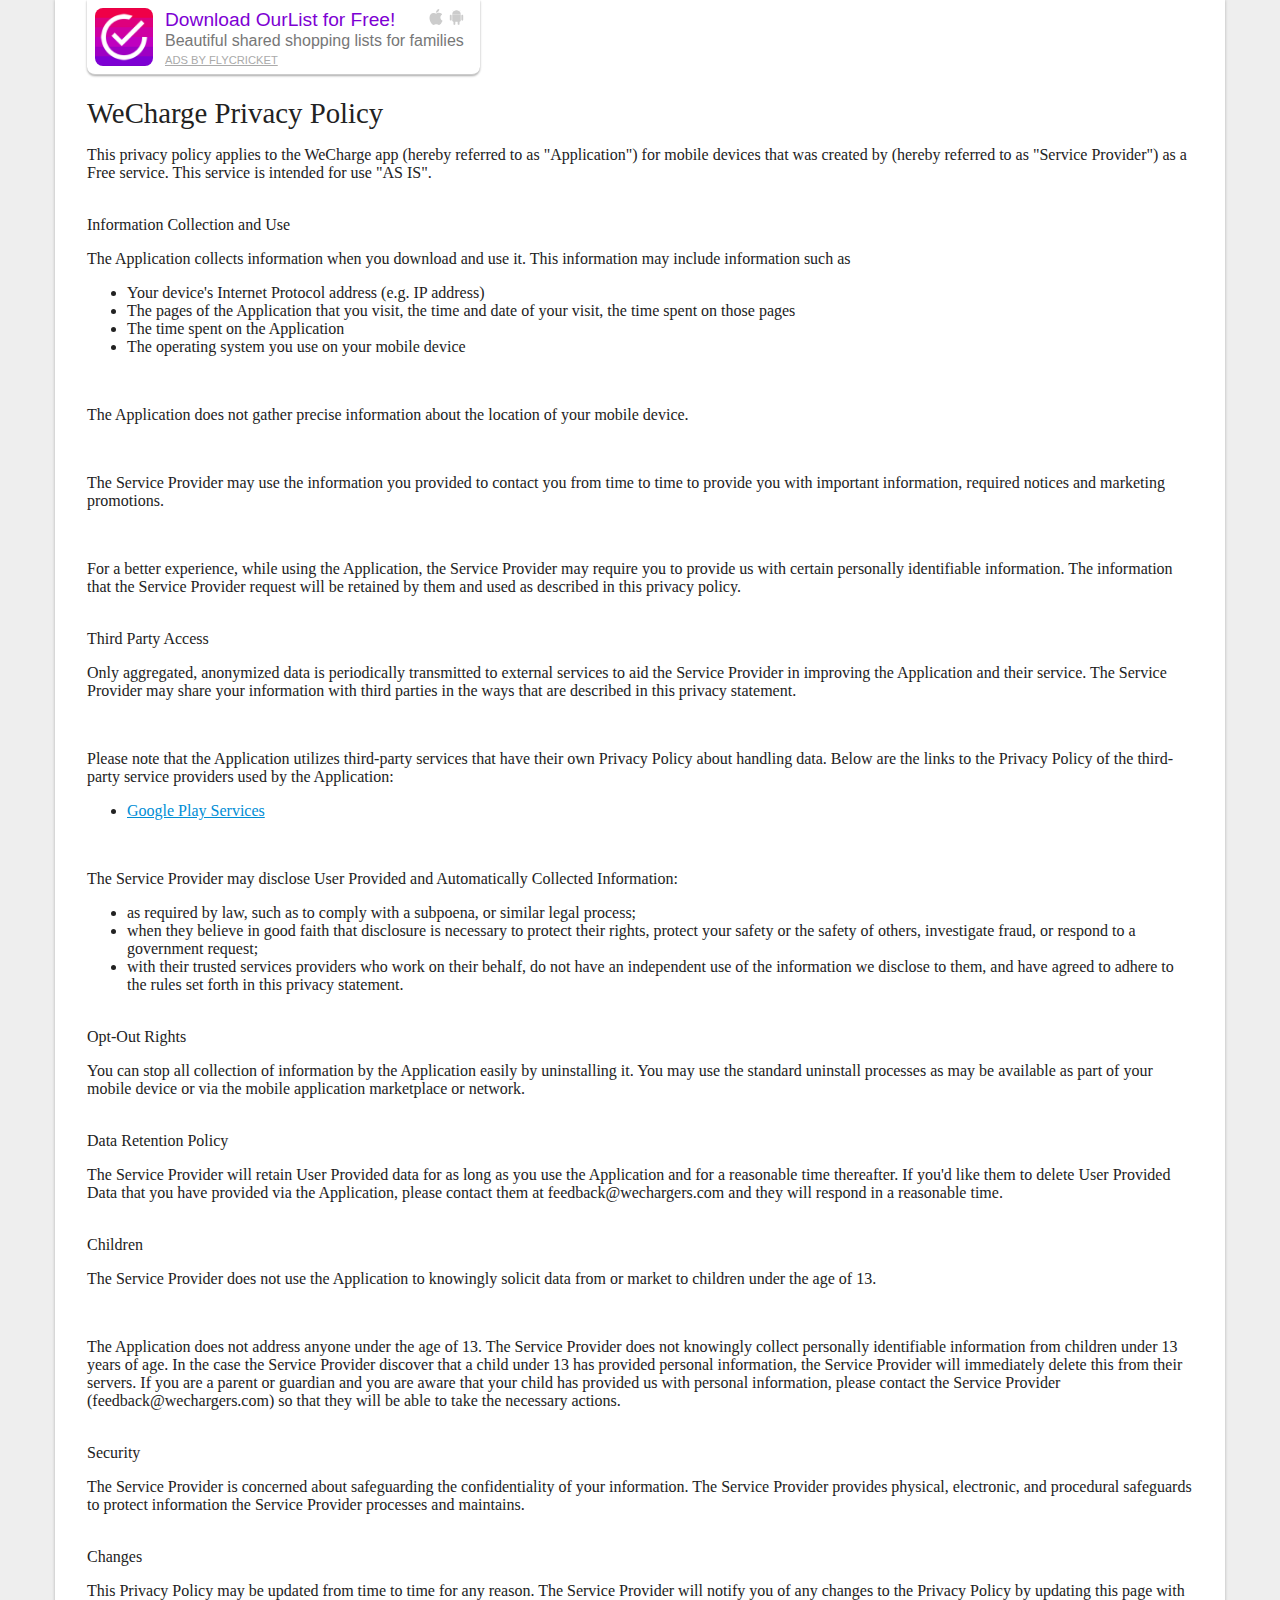
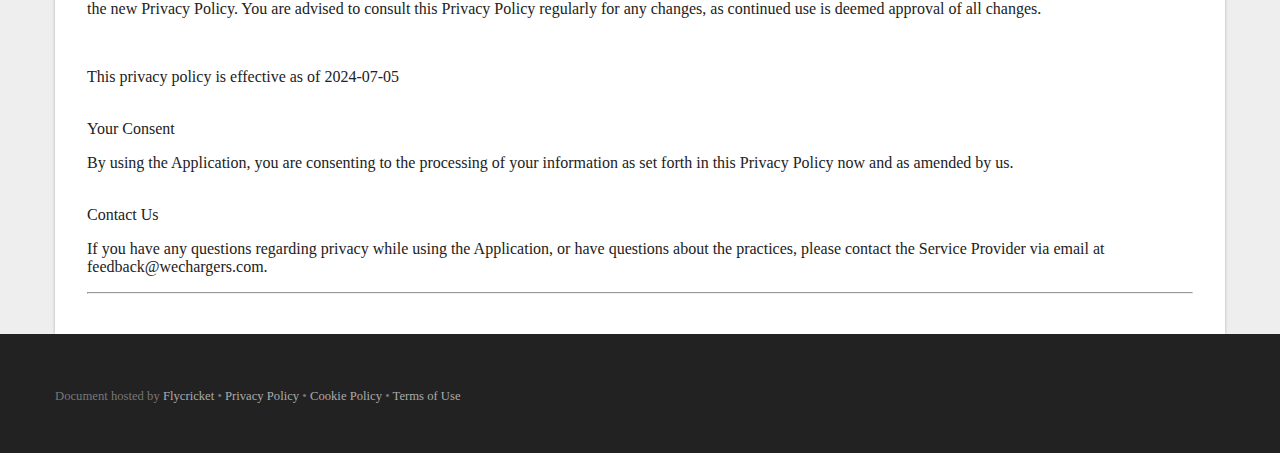
<file: policy.en.html>
<html>
<head>
    <meta http-equiv="Content-Type" content="text/html; charset=UTF-8">
    <script>
        (function(){

        var data = {
          "resource": {
            "version":"3",

            "macros":[{"function":"__e"},{"vtp_signal":0,"function":"__c","vtp_value":0},{"function":"__c","vtp_value":"google.co.uk"},{"function":"__c","vtp_value":0},{"vtp_signal":0,"function":"__c","vtp_value":0},{"function":"__c","vtp_value":"google.co.uk"},{"function":"__c","vtp_value":0}],
            "tags":[{"function":"__ogt_cross_domain","priority":22,"vtp_rules":["list","flycricket\\.io$","flycricket\\.com$","flycricket\\.co$"],"tag_id":17},{"function":"__ogt_ga_send","priority":12,"vtp_value":true,"tag_id":19},{"function":"__ogt_referral_exclusion","priority":12,"vtp_includeConditions":["list","flycricket\\.com"],"tag_id":20},{"function":"__ogt_session_timeout","priority":12,"vtp_sessionMinutes":30,"vtp_sessionHours":0,"tag_id":21},{"function":"__ogt_1p_data_v2","priority":12,"vtp_isAutoEnabled":true,"vtp_autoCollectExclusionSelectors":["list",["map","exclusionSelector",""]],"vtp_isEnabled":true,"vtp_cityType":"CSS_SELECTOR","vtp_manualEmailEnabled":false,"vtp_firstNameType":"CSS_SELECTOR","vtp_countryType":"CSS_SELECTOR","vtp_cityValue":"","vtp_emailType":"CSS_SELECTOR","vtp_regionType":"CSS_SELECTOR","vtp_autoEmailEnabled":true,"vtp_postalCodeValue":"","vtp_lastNameValue":"","vtp_phoneType":"CSS_SELECTOR","vtp_phoneValue":"","vtp_streetType":"CSS_SELECTOR","vtp_autoPhoneEnabled":false,"vtp_postalCodeType":"CSS_SELECTOR","vtp_emailValue":"","vtp_firstNameValue":"","vtp_streetValue":"","vtp_lastNameType":"CSS_SELECTOR","vtp_autoAddressEnabled":false,"vtp_regionValue":"","vtp_countryValue":"","vtp_isAutoCollectPiiEnabledFlag":false,"tag_id":22},{"function":"__ccd_ga_first","priority":11,"vtp_instanceDestinationId":"G-P77BJ8Z1XM","tag_id":34},{"function":"__set_product_settings","priority":10,"vtp_instanceDestinationId":"G-P77BJ8Z1XM","vtp_foreignTldMacroResult":["macro",5],"vtp_isChinaVipRegionMacroResult":["macro",6],"tag_id":33},{"function":"__ogt_ga_gam_link","priority":9,"vtp_instanceDestinationId":"G-P77BJ8Z1XM","tag_id":32},{"function":"__ccd_ga_ads_link","priority":8,"vtp_instanceDestinationId":"G-P77BJ8Z1XM","tag_id":31},{"function":"__ogt_google_signals","priority":7,"vtp_googleSignals":"DISABLED","vtp_instanceDestinationId":"G-P77BJ8Z1XM","vtp_serverMacroResult":["macro",4],"tag_id":30},{"function":"__ccd_ga_regscope","priority":6,"vtp_settingsTable":["list",["map","redactFieldGroup","DEVICE_AND_GEO","disallowAllRegions",false,"disallowedRegions",""],["map","redactFieldGroup","GOOGLE_SIGNALS","disallowAllRegions",true,"disallowedRegions",""]],"vtp_instanceDestinationId":"G-P77BJ8Z1XM","tag_id":29},{"function":"__ccd_em_outbound_click","priority":5,"vtp_includeParams":true,"vtp_instanceDestinationId":"G-P77BJ8Z1XM","tag_id":28},{"function":"__ccd_em_page_view","priority":4,"vtp_historyEvents":true,"vtp_includeParams":true,"vtp_instanceDestinationId":"G-P77BJ8Z1XM","tag_id":27},{"function":"__ccd_em_scroll","priority":3,"vtp_includeParams":true,"vtp_instanceDestinationId":"G-P77BJ8Z1XM","tag_id":26},{"function":"__ccd_conversion_marking","priority":2,"vtp_conversionRules":["list",["map","matchingRules","{\"type\":5,\"args\":[{\"stringValue\":\"purchase\"},{\"contextValue\":{\"namespaceType\":1,\"keyParts\":[\"eventName\"]}}]}"]],"vtp_instanceDestinationId":"G-P77BJ8Z1XM","tag_id":25},{"function":"__ccd_auto_redact","priority":1,"vtp_redactEmail":false,"vtp_instanceDestinationId":"G-P77BJ8Z1XM","tag_id":24},{"function":"__gct","vtp_trackingId":"G-P77BJ8Z1XM","vtp_sessionDuration":0,"vtp_googleSignals":["macro",1],"vtp_foreignTld":["macro",2],"vtp_restrictDomain":["macro",3],"vtp_eventSettings":["map"],"tag_id":14},{"function":"__ccd_ga_last","priority":0,"vtp_instanceDestinationId":"G-P77BJ8Z1XM","tag_id":23}],
            "predicates":[{"function":"_eq","arg0":["macro",0],"arg1":"gtm.js"},{"function":"_eq","arg0":["macro",0],"arg1":"gtm.init"}],
            "rules":[[["if",0],["add",16]],[["if",1],["add",0,1,2,3,4,17,15,14,13,12,11,10,9,8,7,6,5]]]
          },
          "runtime":[ [50,"__c",[46,"a"],[36,[17,[15,"a"],"value"]]]
            ,[50,"__ccd_auto_redact",[46,"a"],[50,"v",[46,"bk"],[36,[2,[15,"bk"],"replace",[7,[15,"u"],"\\$1"]]]],[50,"w",[46,"bk"],[52,"bl",["c",[15,"bk"]]],[52,"bm",[7]],[65,"bn",[2,[15,"bl"],"split",[7,""]],[46,[53,[52,"bo",[7,["v",[15,"bn"]]]],[52,"bp",["d",[15,"bn"]]],[22,[12,[15,"bp"],[45]],[46,[36,["d",["v",[15,"bk"]]]]]],[22,[21,[15,"bp"],[15,"bn"]],[46,[2,[15,"bo"],"push",[7,[15,"bp"]]],[22,[21,[15,"bn"],[2,[15,"bn"],"toLowerCase",[7]]],[46,[2,[15,"bo"],"push",[7,["d",[2,[15,"bn"],"toLowerCase",[7]]]]]],[46,[22,[21,[15,"bn"],[2,[15,"bn"],"toUpperCase",[7]]],[46,[2,[15,"bo"],"push",[7,["d",[2,[15,"bn"],"toUpperCase",[7]]]]]]]]]]],[22,[18,[17,[15,"bo"],"length"],1],[46,[2,[15,"bm"],"push",[7,[0,[0,"(?:",[2,[15,"bo"],"join",[7,"|"]]],")"]]]],[46,[2,[15,"bm"],"push",[7,[16,[15,"bo"],0]]]]]]]],[36,[2,[15,"bm"],"join",[7,""]]]],[50,"x",[46,"bk","bl","bm"],[52,"bn",["z",[15,"bk"],[15,"bm"]]],[22,[28,[15,"bn"]],[46,[36,[15,"bk"]]]],[22,[28,[17,[15,"bn"],"search"]],[46,[36,[15,"bk"]]]],[41,"bo"],[3,"bo",[17,[15,"bn"],"search"]],[65,"bp",[15,"bl"],[46,[53,[52,"bq",[7,["v",[15,"bp"]],["w",[15,"bp"]]]],[65,"br",[15,"bq"],[46,[53,[52,"bs",[30,[16,[15,"t"],[15,"br"]],[43,[15,"t"],[15,"br"],["b",[0,[0,"([?&]",[15,"br"]],"=)([^&]*)"],"gi"]]]],[3,"bo",[2,[15,"bo"],"replace",[7,[15,"bs"],[0,"$1",[15,"r"]]]]]]]]]]],[22,[20,[15,"bo"],[17,[15,"bn"],"search"]],[46,[36,[15,"bk"]]]],[22,[20,[16,[15,"bo"],0],"&"],[46,[3,"bo",[2,[15,"bo"],"substring",[7,1]]]]],[22,[21,[16,[15,"bo"],0],"?"],[46,[3,"bo",[0,"?",[15,"bo"]]]]],[22,[20,[15,"bo"],"?"],[46,[3,"bo",""]]],[43,[15,"bn"],"search",[15,"bo"]],[36,["ba",[15,"bn"],[15,"bm"]]]],[50,"z",[46,"bk","bl"],[22,[20,[15,"bl"],[17,[15,"s"],"PATH"]],[46,[3,"bk",[0,[15,"y"],[15,"bk"]]]]],[36,["g",[15,"bk"]]]],[50,"ba",[46,"bk","bl"],[41,"bm"],[3,"bm",""],[22,[20,[15,"bl"],[17,[15,"s"],"URL"]],[46,[53,[41,"bn"],[3,"bn",""],[22,[30,[17,[15,"bk"],"username"],[17,[15,"bk"],"password"]],[46,[3,"bn",[0,[15,"bn"],[0,[0,[0,[17,[15,"bk"],"username"],[39,[17,[15,"bk"],"password"],":",""]],[17,[15,"bk"],"password"]],"@"]]]]],[3,"bm",[0,[0,[0,[17,[15,"bk"],"protocol"],"//"],[15,"bn"]],[17,[15,"bk"],"host"]]]]]],[36,[0,[0,[0,[15,"bm"],[17,[15,"bk"],"pathname"]],[17,[15,"bk"],"search"]],[17,[15,"bk"],"hash"]]]],[50,"bb",[46,"bk","bl"],[41,"bm"],[3,"bm",[2,[15,"bk"],"replace",[7,[15,"n"],[15,"r"]]]],[22,[30,[20,[15,"bl"],[17,[15,"s"],"URL"]],[20,[15,"bl"],[17,[15,"s"],"PATH"]]],[46,[53,[52,"bn",["z",[15,"bm"],[15,"bl"]]],[22,[20,[15,"bn"],[44]],[46,[36,[15,"bm"]]]],[52,"bo",[17,[15,"bn"],"search"]],[52,"bp",[2,[15,"bo"],"replace",[7,[15,"o"],[15,"r"]]]],[22,[20,[15,"bo"],[15,"bp"]],[46,[36,[15,"bm"]]]],[43,[15,"bn"],"search",[15,"bp"]],[3,"bm",["ba",[15,"bn"],[15,"bl"]]]]]],[36,[15,"bm"]]],[50,"bc",[46,"bk"],[22,[20,[15,"bk"],[15,"q"]],[46,[36,[17,[15,"s"],"PATH"]]],[46,[22,[21,[2,[15,"p"],"indexOf",[7,[15,"bk"]]],[27,1]],[46,[36,[17,[15,"s"],"URL"]]],[46,[36,[17,[15,"s"],"TEXT"]]]]]]],[50,"bd",[46,"bk","bl"],[41,"bm"],[3,"bm",false],[52,"bn",["f",[15,"bk"]]],[38,[15,"bn"],[46,"string","array","object"],[46,[5,[46,[52,"bo",["bb",[15,"bk"],[15,"bl"]]],[22,[21,[15,"bk"],[15,"bo"]],[46,[36,[15,"bo"]]]],[4]]],[5,[46,[53,[41,"bp"],[3,"bp",0],[63,[7,"bp"],[23,[15,"bp"],[17,[15,"bk"],"length"]],[33,[15,"bp"],[3,"bp",[0,[15,"bp"],1]]],[46,[53,[52,"bq",["bd",[16,[15,"bk"],[15,"bp"]],[17,[15,"s"],"TEXT"]]],[22,[21,[15,"bq"],[44]],[46,[43,[15,"bk"],[15,"bp"],[15,"bq"]],[3,"bm",true]]]]]]],[4]]],[5,[46,[54,"bp",[15,"bk"],[46,[53,[52,"bq",["bd",[16,[15,"bk"],[15,"bp"]],[17,[15,"s"],"TEXT"]]],[22,[21,[15,"bq"],[44]],[46,[43,[15,"bk"],[15,"bp"],[15,"bq"]],[3,"bm",true]]]]]],[4]]]]],[36,[39,[15,"bm"],[15,"bk"],[44]]]],[50,"bj",[46,"bk","bl"],[52,"bm",[30,[2,[15,"bk"],"getMetadata",[7,[15,"bi"]]],[7]]],[22,[20,[2,[15,"bm"],"indexOf",[7,[15,"bl"]]],[27,1]],[46,[2,[15,"bm"],"push",[7,[15,"bl"]]]]],[2,[15,"bk"],"setMetadata",[7,[15,"bi"],[15,"bm"]]]],[52,"b",["require","internal.createRegex"]],[52,"c",["require","decodeUriComponent"]],[52,"d",["require","encodeUriComponent"]],[52,"e",[13,[41,"$0"],[3,"$0",["require","internal.getFlags"]],["$0"]]],[52,"f",["require","getType"]],[52,"g",["require","parseUrl"]],[52,"h",["require","internal.registerCcdCallback"]],[52,"i",[17,[15,"a"],"instanceDestinationId"]],[52,"j",[17,[15,"a"],"redactEmail"]],[52,"k",[17,[15,"a"],"redactQueryParams"]],[52,"l",[39,[15,"k"],[2,[15,"k"],"split",[7,","]],[7]]],[52,"m","is_sgtm_prehit"],[22,[1,[28,[17,[15,"l"],"length"]],[28,[15,"j"]]],[46,[2,[15,"a"],"gtmOnSuccess",[7]],[36]]],[52,"n",["b","[A-Z0-9._%+-]+@[A-Z0-9.-]+\\.[A-Z]{2,}","gi"]],[52,"o",["b",[0,"([A-Z0-9._-]|%25|%2B)+%40[A-Z0-9.-]","+\\.[A-Z]{2,}"],"gi"]],[52,"p",[7,"page_location","page_referrer","page_path","link_url","video_url","form_destination"]],[52,"q","page_path"],[52,"r","(redacted)"],[52,"s",[8,"TEXT",0,"URL",1,"PATH",2]],[52,"t",[8]],[52,"u",["b","([\\\\^$.|?*+(){}]|\\[|\\[)","g"]],[52,"y","http://."],[52,"be",15],[52,"bf",16],[52,"bg",23],[52,"bh",24],[52,"bi","event_usage"],["h",[15,"i"],[51,"",[7,"bk"],[22,[15,"j"],[46,[53,[52,"bl",[2,[15,"bk"],"getHitKeys",[7]]],[65,"bm",[15,"bl"],[46,[53,[22,[20,[15,"bm"],"_sst_parameters"],[46,[6]]],[52,"bn",[2,[15,"bk"],"getHitData",[7,[15,"bm"]]]],[22,[28,[15,"bn"]],[46,[6]]],[52,"bo",["bc",[15,"bm"]]],[52,"bp",["bd",[15,"bn"],[15,"bo"]]],[22,[21,[15,"bp"],[44]],[46,[2,[15,"bk"],"setHitData",[7,[15,"bm"],[15,"bp"]]],["bj",[15,"bk"],[39,[2,[15,"bk"],"getMetadata",[7,[15,"m"]]],[15,"bg"],[15,"be"]]]]]]]]]]],[22,[17,[15,"l"],"length"],[46,[65,"bl",[15,"p"],[46,[53,[52,"bm",[2,[15,"bk"],"getHitData",[7,[15,"bl"]]]],[22,[28,[15,"bm"]],[46,[6]]],[52,"bn",[39,[20,[15,"bl"],[15,"q"]],[17,[15,"s"],"PATH"],[17,[15,"s"],"URL"]]],[52,"bo",["x",[15,"bm"],[15,"l"],[15,"bn"]]],[22,[21,[15,"bo"],[15,"bm"]],[46,[2,[15,"bk"],"setHitData",[7,[15,"bl"],[15,"bo"]]],["bj",[15,"bk"],[39,[2,[15,"bk"],"getMetadata",[7,[15,"m"]]],[15,"bh"],[15,"bf"]]]]]]]]]]]],[2,[15,"a"],"gtmOnSuccess",[7]]]
            ,[50,"__ccd_conversion_marking",[46,"a"],[22,[30,[28,[17,[15,"a"],"conversionRules"]],[20,[17,[17,[15,"a"],"conversionRules"],"length"],0]],[46,[2,[15,"a"],"gtmOnSuccess",[7]],[36]]],[52,"b",["require","internal.copyPreHit"]],[52,"c",["require","internal.evaluateBooleanExpression"]],[52,"d",["require","internal.registerCcdCallback"]],[52,"e","is_conversion"],[52,"f","is_first_visit"],[52,"g","is_first_visit_conversion"],[52,"h","is_session_start"],[52,"i","is_session_start_conversion"],[52,"j","first_visit"],[52,"k","session_start"],[41,"l"],[41,"m"],["d",[17,[15,"a"],"instanceDestinationId"],[51,"",[7,"n"],[52,"o",[8,"preHit",[15,"n"]]],[65,"p",[17,[15,"a"],"conversionRules"],[46,[22,["c",[17,[15,"p"],"matchingRules"],[15,"o"]],[46,[2,[15,"n"],"setMetadata",[7,[15,"e"],true]],[4]]]]],[22,[2,[15,"n"],"getMetadata",[7,[15,"f"]]],[46,[22,[28,[15,"l"]],[46,[53,[52,"p",["b",[15,"n"],[8,"omitHitData",true,"omitMetadata",true]]],[2,[15,"p"],"setEventName",[7,[15,"j"]]],[3,"l",[8,"preHit",[15,"p"]]]]]],[65,"p",[17,[15,"a"],"conversionRules"],[46,[22,["c",[17,[15,"p"],"matchingRules"],[15,"l"]],[46,[2,[15,"n"],"setMetadata",[7,[15,"g"],true]],[4]]]]]]],[22,[2,[15,"n"],"getMetadata",[7,[15,"h"]]],[46,[22,[28,[15,"m"]],[46,[53,[52,"p",["b",[15,"n"],[8,"omitHitData",true,"omitMetadata",true]]],[2,[15,"p"],"setEventName",[7,[15,"k"]]],[3,"m",[8,"preHit",[15,"p"]]]]]],[65,"p",[17,[15,"a"],"conversionRules"],[46,[22,["c",[17,[15,"p"],"matchingRules"],[15,"m"]],[46,[2,[15,"n"],"setMetadata",[7,[15,"i"],true]],[4]]]]]]]]],[2,[15,"a"],"gtmOnSuccess",[7]],[36]]
            ,[50,"__ccd_em_outbound_click",[46,"a"],[50,"s",[46,"y"],[22,[28,[15,"y"]],[46,[36,[44]]]],[41,"z"],[3,"z",""],[22,[1,[15,"y"],[17,[15,"y"],"href"]],[46,[53,[41,"ba"],[3,"ba",[2,[17,[15,"y"],"href"],"indexOf",[7,"#"]]],[3,"z",[39,[23,[15,"ba"],0],[17,[15,"y"],"href"],[2,[17,[15,"y"],"href"],"substring",[7,0,[15,"ba"]]]]]]]],[36,[15,"z"]]],[50,"t",[46,"y"],[22,[28,[15,"y"]],[46,[36,[44]]]],[41,"z"],[3,"z",[17,[15,"y"],"hostname"]],[52,"ba",[2,[15,"z"],"match",[7,"^www\\d*\\."]]],[22,[1,[15,"ba"],[16,[15,"ba"],0]],[46,[3,"z",[2,[15,"z"],"substring",[7,[17,[16,[15,"ba"],0],"length"]]]]]],[36,[15,"z"]]],[50,"u",[46,"y"],[22,[28,[15,"y"]],[46,[36,false]]],[52,"z",[2,[17,[15,"y"],"hostname"],"toLowerCase",[7]]],[41,"ba"],[3,"ba",[2,["t",["q",["p"]]],"toLowerCase",[7]]],[41,"bb"],[3,"bb",[37,[17,[15,"z"],"length"],[17,[15,"ba"],"length"]]],[22,[1,[18,[15,"bb"],0],[29,[2,[15,"ba"],"charAt",[7,0]],"."]],[46,[32,[15,"bb"],[3,"bb",[37,[15,"bb"],1]]],[3,"ba",[0,".",[15,"ba"]]]]],[22,[1,[19,[15,"bb"],0],[12,[2,[15,"z"],"indexOf",[7,[15,"ba"],[15,"bb"]]],[15,"bb"]]],[46,[36,false]]],[36,true]],[50,"x",[46,"y"],[52,"z",[8]],[43,[15,"z"],[15,"j"],true],[43,[15,"z"],[15,"f"],true],[43,[15,"y"],"eventMetadata",[15,"z"]]],[52,"b",[13,[41,"$0"],[3,"$0",["require","internal.getFlags"]],["$0"]]],[52,"c",["require","internal.getProductSettingsParameter"]],[52,"d",["require","templateStorage"]],[52,"e",[15,"__module_ccdEmOutboundClickActivity"]],[52,"f","speculative"],[52,"g","ae_block_outbound_click"],[52,"h","click"],[52,"i","isRegistered"],[52,"j","em_event"],[52,"k",[17,[15,"a"],"instanceDestinationId"]],[22,["c",[15,"k"],[15,"g"]],[46,[2,[15,"a"],"gtmOnSuccess",[7]],[36]]],[2,[15,"e"],"registerOutbackClickActivityCallback",[7,[15,"k"],[17,[15,"a"],"includeParams"]]],[22,[2,[15,"d"],"getItem",[7,[15,"i"]]],[46,[2,[15,"a"],"gtmOnSuccess",[7]],[36]]],[52,"l",["require","internal.addDataLayerEventListener"]],[52,"m",["require","internal.enableAutoEventOnLinkClick"]],[52,"n",["require","internal.getDestinationIds"]],[52,"o",["require","internal.getRemoteConfigParameter"]],[52,"p",["require","getUrl"]],[52,"q",["require","parseUrl"]],[52,"r",["require","internal.sendGtagEvent"]],[52,"v",["o",[15,"k"],"cross_domain_conditions"]],[52,"w",["m",[8,"affiliateDomains",[15,"v"],"checkValidation",true,"waitForTags",false]]],[22,[28,[15,"w"]],[46,[2,[15,"a"],"gtmOnFailure",[7]],[36]]],[2,[15,"d"],"setItem",[7,[15,"i"],true]],["l","gtm.linkClick",[51,"",[7,"y","z"],[52,"ba",["q",[16,[15,"y"],"gtm.elementUrl"]]],[22,[28,["u",[15,"ba"]]],[46,["z"],[36]]],[52,"bb",[8,"link_id",[16,[15,"y"],"gtm.elementId"],"link_classes",[16,[15,"y"],"gtm.elementClasses"],"link_url",["s",[15,"ba"]],"link_domain",["t",[15,"ba"]],"outbound",true]],[43,[15,"bb"],"event_callback",[15,"z"]],[52,"bc",[8,"eventId",[16,[15,"y"],"gtm.uniqueEventId"]]],[22,[16,[15,"b"],"enableDeferAllEnhancedMeasurement"],[46,[43,[15,"bc"],"deferrable",true]]],["x",[15,"bc"]],["r",["n"],[15,"h"],[15,"bb"],[15,"bc"]]],[15,"w"]],[2,[15,"a"],"gtmOnSuccess",[7]]]
            ,[50,"__ccd_em_page_view",[46,"a"],[50,"s",[46,"t"],[52,"u",[8]],[43,[15,"u"],[15,"k"],true],[43,[15,"u"],[15,"g"],true],[43,[15,"t"],"eventMetadata",[15,"u"]]],[22,[28,[17,[15,"a"],"historyEvents"]],[46,[2,[15,"a"],"gtmOnSuccess",[7]],[36]]],[52,"b",[13,[41,"$0"],[3,"$0",["require","internal.getFlags"]],["$0"]]],[52,"c",["require","internal.getProductSettingsParameter"]],[52,"d",["require","internal.setRemoteConfigParameter"]],[52,"e",["require","templateStorage"]],[52,"f",[15,"__module_ccdEmPageViewActivity"]],[52,"g","speculative"],[52,"h","ae_block_history"],[52,"i","page_view"],[52,"j","isRegistered"],[52,"k","em_event"],[52,"l",[17,[15,"a"],"instanceDestinationId"]],[22,["c",[15,"l"],[15,"h"]],[46,[2,[15,"a"],"gtmOnSuccess",[7]],[36]]],[2,[15,"f"],"registerPageViewActivityCallback",[7,[15,"l"]]],[22,[2,[15,"e"],"getItem",[7,[15,"j"]]],[46,[2,[15,"a"],"gtmOnSuccess",[7]],[36]]],[52,"m",["require","internal.addDataLayerEventListener"]],[52,"n",["require","internal.enableAutoEventOnHistoryChange"]],[52,"o",["require","internal.getDestinationIds"]],[52,"p",["require","internal.sendGtagEvent"]],[52,"q",[8,"interval",1000,"useV2EventName",true]],[52,"r",["n",[15,"q"]]],[22,[28,[15,"r"]],[46,[2,[15,"a"],"gtmOnFailure",[7]],[36]]],[2,[15,"e"],"setItem",[7,[15,"j"],true]],["m","gtm.historyChange-v2",[51,"",[7,"t","u"],["u"],[52,"v",[16,[15,"t"],"gtm.oldUrl"]],[22,[20,[16,[15,"t"],"gtm.newUrl"],[15,"v"]],[46,[36]]],[52,"w",[16,[15,"t"],"gtm.historyChangeSource"]],[22,[1,[1,[21,[15,"w"],"pushState"],[21,[15,"w"],"popstate"]],[21,[15,"w"],"replaceState"]],[46,[36]]],[52,"x",[8]],[22,[17,[15,"a"],"includeParams"],[46,[43,[15,"x"],"page_location",[16,[15,"t"],"gtm.newUrl"]],[43,[15,"x"],"page_referrer",[15,"v"]]]],[52,"y",[8,"eventId",[16,[15,"t"],"gtm.uniqueEventId"]]],[22,[16,[15,"b"],"enableDeferAllEnhancedMeasurement"],[46,[43,[15,"y"],"deferrable",true]]],["s",[15,"y"]],["p",["o"],[15,"i"],[15,"x"],[15,"y"]]],[15,"r"]],[2,[15,"a"],"gtmOnSuccess",[7]]]
            ,[50,"__ccd_em_scroll",[46,"a"],[50,"q",[46,"r"],[52,"s",[8]],[43,[15,"s"],[15,"j"],true],[43,[15,"s"],[15,"f"],true],[43,[15,"r"],"eventMetadata",[15,"s"]]],[52,"b",[13,[41,"$0"],[3,"$0",["require","internal.getFlags"]],["$0"]]],[52,"c",["require","internal.getProductSettingsParameter"]],[52,"d",["require","templateStorage"]],[52,"e",[15,"__module_ccdEmScrollActivity"]],[52,"f","speculative"],[52,"g","ae_block_scroll"],[52,"h","scroll"],[52,"i","isRegistered"],[52,"j","em_event"],[52,"k",[17,[15,"a"],"instanceDestinationId"]],[22,["c",[15,"k"],[15,"g"]],[46,[2,[15,"a"],"gtmOnSuccess",[7]],[36]]],[2,[15,"e"],"registerScrollActivityCallback",[7,[15,"k"],[17,[15,"a"],"includeParams"]]],[22,[2,[15,"d"],"getItem",[7,[15,"i"]]],[46,[2,[15,"a"],"gtmOnSuccess",[7]],[36]]],[52,"l",["require","internal.addDataLayerEventListener"]],[52,"m",["require","internal.enableAutoEventOnScroll"]],[52,"n",["require","internal.getDestinationIds"]],[52,"o",["require","internal.sendGtagEvent"]],[52,"p",["m",[8,"verticalThresholdUnits","PERCENT","verticalThresholds",90]]],[22,[28,[15,"p"]],[46,[2,[15,"a"],"gtmOnFailure",[7]],[36]]],[2,[15,"d"],"setItem",[7,[15,"i"],true]],["l","gtm.scrollDepth",[51,"",[7,"r","s"],["s"],[52,"t",[8,"eventId",[16,[15,"r"],"gtm.uniqueEventId"]]],[22,[16,[15,"b"],"enableDeferAllEnhancedMeasurement"],[46,[43,[15,"t"],"deferrable",true]]],[52,"u",[8,"percent_scrolled",[16,[15,"r"],"gtm.scrollThreshold"]]],["q",[15,"t"]],["o",["n"],[15,"h"],[15,"u"],[15,"t"]]],[15,"p"]],[2,[15,"a"],"gtmOnSuccess",[7]]]
            ,[50,"__ccd_ga_ads_link",[46,"a"],[52,"b",["require","internal.CrossContainerSchema"]],[52,"c",["require","internal.GtagSchema"]],[52,"d",["require","internal.copyFromCrossContainerData"]],[52,"e",["require","internal.registerCcdCallback"]],[52,"f",["require","internal.setInCrossContainerData"]],[52,"g",["require","internal.setProductSettingsParameter"]],[52,"h","event_usage"],[52,"i",27],["g",[17,[15,"a"],"instanceDestinationId"],"ga4_ads_linked",true],["e",[17,[15,"a"],"instanceDestinationId"],[51,"",[7,"j"],[41,"k"],[3,"k",[2,[15,"j"],"getHitData",[7,[17,[17,[15,"c"],"EventParameters"],"USER_ID"]]]],[22,[28,[15,"k"]],[46,[53,[52,"n",[30,[2,[15,"j"],"getHitData",[7,[17,[17,[15,"c"],"EventParameters"],"USER_PROPERTIES"]]],[8]]],[3,"k",[16,[15,"n"],[17,[17,[15,"c"],"EventParameters"],"USER_ID"]]]]]],[22,[28,[15,"k"]],[46,[36]]],[52,"l",["d",[17,[15,"b"],"SHARED_USER_ID"]]],[22,[15,"l"],[46,[36]]],["f",[17,[15,"b"],"SHARED_USER_ID"],[15,"k"]],["f",[17,[15,"b"],"SHARED_USER_ID_SOURCE"],[17,[15,"a"],"instanceDestinationId"]],[52,"m",["d",[17,[15,"b"],"SHARED_USER_ID_REQUESTED"]]],[22,[15,"m"],[46,[53,[52,"n",[30,[2,[15,"j"],"getMetadata",[7,[15,"h"]]],[7]]],[22,[23,[2,[15,"n"],"indexOf",[7,[15,"i"]]],0],[46,[2,[15,"n"],"push",[7,[15,"i"]]],[2,[15,"j"],"setMetadata",[7,[15,"h"],[15,"n"]]]]]]]]]],[2,[15,"a"],"gtmOnSuccess",[7]]]
            ,[50,"__ccd_ga_first",[46,"a"],[2,[15,"a"],"gtmOnSuccess",[7]]]
            ,[50,"__ccd_ga_last",[46,"a"],[2,[15,"a"],"gtmOnSuccess",[7]]]
            ,[50,"__ccd_ga_regscope",[46,"a"],[52,"b",[15,"__module_ccdGaRegionScopedSettings"]],[52,"c",[2,[15,"b"],"extractRedactedLocations",[7,[15,"a"]]]],[2,[15,"b"],"applyRegionScopedSettings",[7,[15,"a"],[15,"c"]]],[2,[15,"a"],"gtmOnSuccess",[7]]]
            ,[50,"__e",[46,"a"],[36,[13,[41,"$0"],[3,"$0",["require","internal.getEventData"]],["$0","event"]]]]
            ,[50,"__ogt_1p_data_v2",[46,"a"],[50,"j",[46,"m","n","o"],[22,[20,[16,[15,"n"],"type"],[15,"o"]],[46,[22,[28,[15,"m"]],[46,[3,"m",[8]]]],[22,[28,[16,[15,"m"],[15,"o"]]],[46,[43,[15,"m"],[15,"o"],[16,[15,"n"],"userData"]]]]]],[36,[15,"m"]]],[50,"k",[46,"m","n"],[52,"o",[16,[15,"a"],[15,"m"]]],[41,"p"],[22,[20,[15,"o"],"CSS_SELECTOR"],[46,[3,"p","css_selector"]],[46,[22,[20,[15,"o"],"JS_VAR"],[46,[3,"p","js_variable"]]]]],[36,[8,"selector_type",[15,"p"],"value",[16,[15,"a"],[15,"n"]]]]],[50,"l",[46,"m","n","o","p"],[22,[28,[16,[15,"a"],[15,"p"]]],[46,[36]]],[43,[15,"m"],[15,"n"],["k",[15,"o"],[15,"p"]]]],[22,[28,[17,[15,"a"],"isEnabled"]],[46,[2,[15,"a"],"gtmOnSuccess",[7]],[36]]],[52,"b",[13,[41,"$0"],[3,"$0",["require","internal.getFlags"]],["$0"]]],[52,"c",["require","internal.getDestinationIds"]],[52,"d",["require","internal.getProductSettingsParameter"]],[52,"e",["require","internal.detectUserProvidedData"]],[52,"f",["require","internal.setRemoteConfigParameter"]],[52,"g",["require","internal.registerCcdCallback"]],[52,"h",[30,["c"],[7]]],[52,"i",[8,"enable_code",true]],[22,[17,[15,"a"],"isAutoEnabled"],[46,[53,[52,"m",[7]],[22,[1,[17,[15,"a"],"autoCollectExclusionSelectors"],[17,[17,[15,"a"],"autoCollectExclusionSelectors"],"length"]],[46,[53,[41,"o"],[3,"o",0],[63,[7,"o"],[23,[15,"o"],[17,[17,[15,"a"],"autoCollectExclusionSelectors"],"length"]],[33,[15,"o"],[3,"o",[0,[15,"o"],1]]],[46,[53,[52,"p",[17,[16,[17,[15,"a"],"autoCollectExclusionSelectors"],[15,"o"]],"exclusionSelector"]],[22,[15,"p"],[46,[2,[15,"m"],"push",[7,[15,"p"]]]]]]]]]]],[52,"n",[39,[17,[15,"a"],"isAutoCollectPiiEnabledFlag"],[17,[15,"a"],"autoEmailEnabled"],true]],[43,[15,"i"],"auto_detect",[8,"email",[15,"n"],"phone",[17,[15,"a"],"autoPhoneEnabled"],"address",[17,[15,"a"],"autoAddressEnabled"],"exclude_element_selectors",[15,"m"]]]]]],[22,[17,[15,"a"],"isManualEnabled"],[46,[53,[52,"m",[8]],[22,[17,[15,"a"],"manualEmailEnabled"],[46,["l",[15,"m"],"email","emailType","emailValue"]]],[22,[17,[15,"a"],"manualPhoneEnabled"],[46,["l",[15,"m"],"phone","phoneType","phoneValue"]]],[22,[17,[15,"a"],"manualAddressEnabled"],[46,[53,[52,"n",[8]],["l",[15,"n"],"first_name","firstNameType","firstNameValue"],["l",[15,"n"],"last_name","lastNameType","lastNameValue"],["l",[15,"n"],"street","streetType","streetValue"],["l",[15,"n"],"city","cityType","cityValue"],["l",[15,"n"],"region","regionType","regionValue"],["l",[15,"n"],"country","countryType","countryValue"],["l",[15,"n"],"postal_code","postalCodeType","postalCodeValue"],[43,[15,"m"],"name_and_address",[7,[15,"n"]]]]]],[43,[15,"i"],"selectors",[15,"m"]]]]],[65,"m",[15,"h"],[46,[53,[41,"n"],[3,"n",[15,"i"]],[22,[1,[20,[2,[15,"m"],"indexOf",[7,"G-"]],0],[28,[16,[15,"b"],"enableEuidAutoMode"]]],[46,[53,[52,"q",[8,"enable_code",true,"selectors",[16,[15,"i"],"selectors"]]],[3,"n",[15,"q"]]]]],["f",[15,"m"],"user_data_settings",[15,"n"]],[52,"o",[16,[15,"n"],"auto_detect"]],[22,[28,[15,"o"]],[46,[6]]],[52,"p",[51,"",[7,"q"],[52,"r",[2,[15,"q"],"getMetadata",[7,"user_data_from_automatic"]]],[22,[15,"r"],[46,[36,[15,"r"]]]],[52,"s",["e",[8,"excludeElementSelectors",[16,[15,"o"],"exclude_element_selectors"],"fieldFilters",[8,"email",[16,[15,"o"],"email"],"phone",[16,[15,"o"],"phone"],"address",[16,[15,"o"],"address"]]]]],[52,"t",[1,[15,"s"],[16,[15,"s"],"elements"]]],[52,"u",[8]],[22,[1,[15,"t"],[18,[17,[15,"t"],"length"],0]],[46,[53,[41,"v"],[53,[41,"w"],[3,"w",0],[63,[7,"w"],[23,[15,"w"],[17,[15,"t"],"length"]],[33,[15,"w"],[3,"w",[0,[15,"w"],1]]],[46,[53,[52,"x",[16,[15,"t"],[15,"w"]]],["j",[15,"u"],[15,"x"],"email"],[22,[16,[15,"b"],"enableAutoPiiOnPhoneAndAddress"],[46,["j",[15,"u"],[15,"x"],"phone_number"],[3,"v",["j",[15,"v"],[15,"x"],"first_name"]],[3,"v",["j",[15,"v"],[15,"x"],"last_name"]],[3,"v",["j",[15,"v"],[15,"x"],"country"]],[3,"v",["j",[15,"v"],[15,"x"],"postal_code"]]]]]]]],[22,[1,[15,"v"],[28,[16,[15,"u"],"address"]]],[46,[43,[15,"u"],"address",[15,"v"]]]]]]],[2,[15,"q"],"setMetadata",[7,"user_data_from_automatic",[15,"u"]]],[36,[15,"u"]]]],["g",[15,"m"],[51,"",[7,"q"],[2,[15,"q"],"setMetadata",[7,"user_data_from_automatic_getter",[15,"p"]]]]]]]],[2,[15,"a"],"gtmOnSuccess",[7]]]
            ,[50,"__ogt_cross_domain",[46,"a"],[52,"b",[15,"__module_convertDomainConditions"]],[52,"c",["require","internal.getDestinationIds"]],[52,"d",["require","internal.setRemoteConfigParameter"]],[52,"e",[13,[41,"$0"],[3,"$0",["require","internal.getFlags"]],["$0"]]],[22,[17,[15,"a"],"rules"],[46,[53,[41,"f"],[3,"f",[30,["c"],[7]]],[65,"g",[15,"f"],[46,[53,[41,"h"],[3,"h",[17,[15,"a"],"rules"]],["d",[15,"g"],"cross_domain_conditions",[17,[15,"a"],"rules"]],[22,[17,[15,"h"],"length"],[46,[3,"h",[2,[15,"b"],"convertDomainConditions",[7,[15,"h"]]]],["d",[15,"g"],"linker",[8,"domains",[15,"h"],"decorate_forms",true,"accept_incoming",true,"url_position","query"]]]]]]]]]],[2,[15,"a"],"gtmOnSuccess",[7]]]
            ,[50,"__ogt_ga_gam_link",[46,"a"],[52,"b",["require","copyFromWindow"]],[52,"c",["require","getContainerVersion"]],[52,"d",["require","internal.sendGtagEvent"]],[52,"e",["require","setInWindow"]],[52,"f",500],[52,"g",[30,[17,[15,"a"],"instanceDestinationId"],[17,["c"],"containerId"]]],[41,"h"],[3,"h",[30,["b","googletag.queryIds"],[7]]],[52,"i","em_event"],[52,"j",[8,"eventMetadata",[8,"event_usage",[7,9],"em_event",true],"eventId",[17,[15,"a"],"gtmEventId"],"deferrable",true]],[22,[28,[17,[15,"h"],"pushedValues"]],[46,[3,"h",[8,"containerIds",[7],"length",0,"pushedValues",[15,"h"],"shift",[51,"",[7]]]]]],[2,[17,[15,"h"],"containerIds"],"push",[7,[15,"g"]]],[43,[15,"h"],"push",[51,"",[7],[53,[41,"k"],[3,"k",0],[63,[7,"k"],[23,[15,"k"],[17,[15,"arguments"],"length"]],[33,[15,"k"],[3,"k",[0,[15,"k"],1]]],[46,[53,[52,"l",[16,[15,"arguments"],[15,"k"]]],[53,[41,"m"],[3,"m",0],[63,[7,"m"],[23,[15,"m"],[17,[17,[15,"h"],"containerIds"],"length"]],[33,[15,"m"],[3,"m",[0,[15,"m"],1]]],[46,[53,[52,"n",[16,[17,[15,"h"],"containerIds"],[15,"m"]]],["d",[15,"n"],"ad_impression",[8,"query_id",[15,"l"]],[15,"j"]]]]]],[2,[17,[15,"h"],"pushedValues"],"push",[7,[15,"l"]]]]]]],[42,[18,[17,[17,[15,"h"],"pushedValues"],"length"],[15,"f"]],[46],false,[46,[2,[17,[15,"h"],"pushedValues"],"shift",[7]]]],["e","googletag.queryIds",[15,"h"],true]]],[53,[41,"k"],[3,"k",0],[63,[7,"k"],[23,[15,"k"],[17,[17,[15,"h"],"pushedValues"],"length"]],[33,[15,"k"],[3,"k",[0,[15,"k"],1]]],[46,[53,[52,"l",[16,[17,[15,"h"],"pushedValues"],[15,"k"]]],["d",[15,"g"],"ad_impression",[8,"query_id",[15,"l"]],[15,"j"]]]]]],["e","googletag",[8],false],["e","googletag.queryIds",[15,"h"],true],[2,[15,"a"],"gtmOnSuccess",[7]]]
            ,[50,"__ogt_ga_send",[46,"a"],[50,"g",[46,"h","i","j","k"],[22,[21,[16,[15,"h"],[15,"i"]],[44]],[46,[43,[15,"j"],[15,"k"],[16,[15,"h"],[15,"i"]]]]]],[22,[28,[17,[15,"a"],"value"]],[46,[2,[15,"a"],"gtmOnSuccess",[7]],[36]]],[52,"b",["require","getContainerVersion"]],[52,"c",["require","internal.getDestinationIds"]],[52,"d",["require","internal.sendGtagEvent"]],[52,"e",["require","internal.addGaSendListener"]],[41,"f"],[3,"f",["c"]],[22,[30,[28,[15,"f"]],[20,[17,[15,"f"],"length"],0]],[46,[3,"f",[7,[17,["b"],"containerId"]]]]],["e",[51,"",[7,"h","i"],[41,"j"],[41,"k"],[3,"k",[8]],[22,[20,[15,"h"],"event"],[46,[3,"j",[16,[15,"i"],"eventAction"]],["g",[15,"i"],"eventCategory",[15,"k"],"event_category"],["g",[15,"i"],"eventLabel",[15,"k"],"event_label"],["g",[15,"i"],"eventValue",[15,"k"],"value"]],[46,[22,[20,[15,"h"],"exception"],[46,[3,"j","exception"],["g",[15,"i"],"exDescription",[15,"k"],"description"],["g",[15,"i"],"exFatal",[15,"k"],"fatal"]],[46,[22,[20,[15,"h"],"timing"],[46,[22,[30,[30,[20,[16,[15,"i"],"timingCategory"],[44]],[20,[16,[15,"i"],"timingVar"],[44]]],[20,[16,[15,"i"],"timingValue"],[44]]],[46,[36]]],[3,"j","timing_complete"],["g",[15,"i"],"timingCategory",[15,"k"],"event_category"],["g",[15,"i"],"timingVar",[15,"k"],"name"],["g",[15,"i"],"timingValue",[15,"k"],"value"],["g",[15,"i"],"timingLabel",[15,"k"],"event_label"]]]]]]],[22,[21,[15,"j"],[44]],[46,[53,[52,"l",[8,"eventMetadata",[8,"event_usage",[7,7]],"eventId",[17,[15,"a"],"gtmEventId"],"noGtmEvent",true]],[65,"m",[15,"f"],[46,[22,[20,[2,[15,"m"],"indexOf",[7,"G-"]],0],[46,["d",[15,"m"],[15,"j"],[15,"k"],[15,"l"]]]]]]]]]]],[2,[15,"a"],"gtmOnSuccess",[7]]]
            ,[50,"__ogt_google_signals",[46,"a"],[52,"b",["require","internal.setProductSettingsParameter"]],[52,"c",["require","getContainerVersion"]],[52,"d",[13,[41,"$0"],[3,"$0",["require","internal.getFlags"]],["$0"]]],[52,"e",[30,[17,[15,"a"],"instanceDestinationId"],[17,["c"],"containerId"]]],["b",[15,"e"],"google_signals",[39,[17,[15,"d"],"ignoreServerMacroInGoogleSignal"],[20,[17,[15,"a"],"googleSignals"],"ENABLED"],[20,[17,[15,"a"],"serverMacroResult"],1]]],["b",[15,"e"],"google_ng",[39,[17,[15,"d"],"ignoreServerMacroInGoogleSignal"],[20,[17,[15,"a"],"googleSignals"],"NON_GAIA_REMARKETING"],[20,[17,[15,"a"],"serverMacroResult"],2]]],[2,[15,"a"],"gtmOnSuccess",[7]]]
            ,[50,"__ogt_referral_exclusion",[46,"a"],[52,"b",[15,"__module_convertDomainConditions"]],[52,"c",["require","internal.getDestinationIds"]],[52,"d",["require","internal.setRemoteConfigParameter"]],[52,"e",[13,[41,"$0"],[3,"$0",["require","internal.getFlags"]],["$0"]]],[22,[17,[15,"a"],"includeConditions"],[46,[53,[41,"f"],[3,"f",[30,["c"],[7]]],[65,"g",[15,"f"],[46,[53,[41,"h"],[3,"h",[17,[15,"a"],"includeConditions"]],[22,[17,[15,"h"],"length"],[46,[3,"h",[2,[15,"b"],"convertDomainConditions",[7,[15,"h"]]]],["d",[15,"g"],"referral_exclusion_definition",[8,"include_conditions",[15,"h"]]]]]]]]]]],[2,[15,"a"],"gtmOnSuccess",[7]]]
            ,[50,"__ogt_session_timeout",[46,"a"],[52,"b",["require","internal.getDestinationIds"]],[52,"c",["require","makeNumber"]],[52,"d",["require","internal.setRemoteConfigParameter"]],[41,"e"],[3,"e",[30,["b"],[7]]],[52,"f",[30,["c",[17,[15,"a"],"sessionHours"]],0]],[52,"g",[30,["c",[17,[15,"a"],"sessionMinutes"]],0]],[22,[30,[15,"f"],[15,"g"]],[46,[53,[52,"i",[0,[26,[15,"f"],60],[15,"g"]]],[65,"j",[15,"e"],[46,["d",[15,"j"],"session_duration",[15,"i"]]]]]]],[52,"h",[30,["c",[17,[15,"a"],"engagementSeconds"]],0]],[22,[15,"h"],[46,[53,[52,"i",[26,[15,"h"],1000]],[65,"j",[15,"e"],[46,["d",[15,"j"],"session_engaged_time",[15,"i"]]]]]]],[2,[15,"a"],"gtmOnSuccess",[7]]]
            ,[50,"__set_product_settings",[46,"a"],[2,[15,"a"],"gtmOnSuccess",[7]]]
            ,[52,"__module_convertDomainConditions",[13,[41,"$0"],[3,"$0",[51,"",[7],[50,"a",[46],[50,"e",[46,"g"],[36,[2,[15,"g"],"replace",[7,[15,"d"],"\\$&"]]]],[50,"f",[46,"g"],[52,"h",[7]],[53,[41,"i"],[3,"i",0],[63,[7,"i"],[23,[15,"i"],[17,[15,"g"],"length"]],[33,[15,"i"],[3,"i",[0,[15,"i"],1]]],[46,[53,[41,"j"],[22,[20,["c",[16,[15,"g"],[15,"i"]]],"object"],[46,[53,[52,"l",[16,[16,[15,"g"],[15,"i"]],"matchType"]],[52,"m",[16,[16,[15,"g"],[15,"i"]],"matchValue"]],[38,[15,"l"],[46,"BEGINS_WITH","ENDS_WITH","EQUALS","REGEX","CONTAINS"],[46,[5,[46,[3,"j",[0,"^",["e",[15,"m"]]]],[4]]],[5,[46,[3,"j",[0,["e",[15,"m"]],"$"]],[4]]],[5,[46,[3,"j",[0,[0,"^",["e",[15,"m"]]],"$"]],[4]]],[5,[46,[3,"j",[15,"m"]],[4]]],[5,[46]],[9,[46,[3,"j",["e",[15,"m"]]],[4]]]]]]],[46,[3,"j",[16,[15,"g"],[15,"i"]]]]],[41,"k"],[22,[15,"j"],[46,[3,"k",["b",[15,"j"]]]]],[22,[15,"k"],[46,[2,[15,"h"],"push",[7,[15,"k"]]]]]]]]],[36,[15,"h"]]],[52,"b",["require","internal.createRegex"]],[52,"c",["require","getType"]],[52,"d",["b","[.*+\\-?^${}()|[\\]\\\\]","g"]],[36,[8,"convertDomainConditions",[15,"f"]]]],[36,["a"]]]],["$0"]]]
            ,[52,"__module_activities",[13,[41,"$0"],[3,"$0",[51,"",[7],[50,"a",[46],[50,"b",[46,"c","d"],[36,[39,[15,"d"],["d",[15,"c"]],[15,"c"]]]],[36,[8,"withRequestContext",[15,"b"]]]],[36,["a"]]]],["$0"]]]
            ,[52,"__module_ccdEmOutboundClickActivity",[13,[41,"$0"],[3,"$0",[51,"",[7],[50,"a",[46],[50,"h",[46,"i","j"],["c",[15,"i"],[51,"",[7,"k"],[22,[30,[21,[2,[15,"k"],"getEventName",[7]],[15,"f"]],[28,[2,[15,"k"],"getMetadata",[7,[15,"g"]]]]],[46,[36]]],[22,["b",[15,"i"],[15,"e"]],[46,[2,[15,"k"],"abort",[7]],[36]]],[2,[15,"k"],"setMetadata",[7,[15,"d"],false]],[22,[28,[15,"j"]],[46,[2,[15,"k"],"setHitData",[7,"link_id",[44]]],[2,[15,"k"],"setHitData",[7,"link_classes",[44]]],[2,[15,"k"],"setHitData",[7,"link_url",[44]]],[2,[15,"k"],"setHitData",[7,"link_domain",[44]]],[2,[15,"k"],"setHitData",[7,"outbound",[44]]]]]]]],[52,"b",["require","internal.getProductSettingsParameter"]],[52,"c",["require","internal.registerCcdCallback"]],[52,"d","speculative"],[52,"e","ae_block_outbound_click"],[52,"f","click"],[52,"g","em_event"],[36,[8,"registerOutbackClickActivityCallback",[15,"h"]]]],[36,["a"]]]],["$0"]]]
            ,[52,"__module_ccdEmPageViewActivity",[13,[41,"$0"],[3,"$0",[51,"",[7],[50,"a",[46],[50,"j",[46,"k"],["c",[15,"k"],[51,"",[7,"l"],[22,[30,[21,[2,[15,"l"],"getEventName",[7]],[15,"h"]],[28,[2,[15,"l"],"getMetadata",[7,[15,"i"]]]]],[46,[36]]],[22,["b",[15,"k"],[15,"g"]],[46,[2,[15,"l"],"abort",[7]],[36]]],[22,[28,[2,[15,"l"],"getMetadata",[7,[15,"f"]]]],[46,["d",[15,"k"],"page_referrer",[2,[15,"l"],"getHitData",[7,"page_referrer"]]]]],[2,[15,"l"],"setMetadata",[7,[15,"e"],false]]]]],[52,"b",["require","internal.getProductSettingsParameter"]],[52,"c",["require","internal.registerCcdCallback"]],[52,"d",["require","internal.setRemoteConfigParameter"]],[52,"e","speculative"],[52,"f","is_sgtm_prehit"],[52,"g","ae_block_history"],[52,"h","page_view"],[52,"i","em_event"],[36,[8,"registerPageViewActivityCallback",[15,"j"]]]],[36,["a"]]]],["$0"]]]
            ,[52,"__module_ccdEmScrollActivity",[13,[41,"$0"],[3,"$0",[51,"",[7],[50,"a",[46],[50,"h",[46,"i","j"],["c",[15,"i"],[51,"",[7,"k"],[22,[30,[21,[2,[15,"k"],"getEventName",[7]],[15,"f"]],[28,[2,[15,"k"],"getMetadata",[7,[15,"g"]]]]],[46,[36]]],[22,["b",[15,"i"],[15,"e"]],[46,[2,[15,"k"],"abort",[7]],[36]]],[2,[15,"k"],"setMetadata",[7,[15,"d"],false]],[22,[28,[15,"j"]],[46,[2,[15,"k"],"setHitData",[7,"percent_scrolled",[44]]]]]]]],[52,"b",["require","internal.getProductSettingsParameter"]],[52,"c",["require","internal.registerCcdCallback"]],[52,"d","speculative"],[52,"e","ae_block_scroll"],[52,"f","scroll"],[52,"g","em_event"],[36,[8,"registerScrollActivityCallback",[15,"h"]]]],[36,["a"]]]],["$0"]]]
            ,[52,"__module_ccdGaRegionScopedSettings",[13,[41,"$0"],[3,"$0",[51,"",[7],[50,"a",[46],[50,"n",[46,"q","r","s"],[50,"x",[46,"z"],[52,"ba",[16,[15,"m"],[15,"z"]]],[22,[28,[15,"ba"]],[46,[36]]],[53,[41,"bb"],[3,"bb",0],[63,[7,"bb"],[23,[15,"bb"],[17,[15,"ba"],"length"]],[33,[15,"bb"],[3,"bb",[0,[15,"bb"],1]]],[46,[53,[52,"bc",[16,[15,"ba"],[15,"bb"]]],["u",[15,"t"],[17,[15,"bc"],"name"],[17,[15,"bc"],"value"]]]]]]],[50,"y",[46,"z"],[22,[30,[28,[15,"v"]],[21,[17,[15,"v"],"length"],2]],[46,[36,false]]],[41,"ba"],[3,"ba",[16,[15,"z"],[15,"w"]]],[22,[20,[15,"ba"],[44]],[46,[3,"ba",[16,[15,"z"],[15,"v"]]]]],[36,[28,[28,[15,"ba"]]]]],[22,[28,[15,"r"]],[46,[36]]],[52,"t",[30,[17,[15,"q"],"instanceDestinationId"],[17,["d"],"containerId"]]],[52,"u",["i",[15,"g"],[15,"s"]]],[52,"v",[13,[41,"$0"],[3,"$0",["i",[15,"e"],[15,"s"]]],["$0"]]],[52,"w",[13,[41,"$0"],[3,"$0",["i",[15,"f"],[15,"s"]]],["$0"]]],[53,[41,"z"],[3,"z",0],[63,[7,"z"],[23,[15,"z"],[17,[15,"r"],"length"]],[33,[15,"z"],[3,"z",[0,[15,"z"],1]]],[46,[53,[52,"ba",[16,[15,"r"],[15,"z"]]],[22,[30,[17,[15,"ba"],"disallowAllRegions"],["y",[17,[15,"ba"],"disallowedRegions"]]],[46,["x",[17,[15,"ba"],"redactFieldGroup"]]]]]]]]],[50,"o",[46,"q"],[52,"r",[8]],[22,[28,[15,"q"]],[46,[36,[15,"r"]]]],[52,"s",[2,[15,"q"],"split",[7,","]]],[53,[41,"t"],[3,"t",0],[63,[7,"t"],[23,[15,"t"],[17,[15,"s"],"length"]],[33,[15,"t"],[3,"t",[0,[15,"t"],1]]],[46,[53,[52,"u",[2,[16,[15,"s"],[15,"t"]],"trim",[7]]],[22,[28,[15,"u"]],[46,[6]]],[52,"v",[2,[15,"u"],"split",[7,"-"]]],[52,"w",[16,[15,"v"],0]],[52,"x",[39,[20,[17,[15,"v"],"length"],2],[15,"u"],[44]]],[22,[30,[28,[15,"w"]],[21,[17,[15,"w"],"length"],2]],[46,[6]]],[22,[1,[21,[15,"x"],[44]],[30,[23,[17,[15,"x"],"length"],4],[18,[17,[15,"x"],"length"],6]]],[46,[6]]],[43,[15,"r"],[15,"u"],true]]]]],[36,[15,"r"]]],[50,"p",[46,"q"],[22,[28,[17,[15,"q"],"settingsTable"]],[46,[36,[7]]]],[52,"r",[8]],[53,[41,"s"],[3,"s",0],[63,[7,"s"],[23,[15,"s"],[17,[17,[15,"q"],"settingsTable"],"length"]],[33,[15,"s"],[3,"s",[0,[15,"s"],1]]],[46,[53,[52,"t",[16,[17,[15,"q"],"settingsTable"],[15,"s"]]],[52,"u",[17,[15,"t"],"redactFieldGroup"]],[22,[28,[16,[15,"m"],[15,"u"]]],[46,[6]]],[43,[15,"r"],[15,"u"],[8,"redactFieldGroup",[15,"u"],"disallowAllRegions",false,"disallowedRegions",[8]]],[52,"v",[16,[15,"r"],[15,"u"]]],[22,[17,[15,"t"],"disallowAllRegions"],[46,[43,[15,"v"],"disallowAllRegions",true],[6]]],[43,[15,"v"],"disallowedRegions",["o",[17,[15,"t"],"disallowedRegions"]]]]]]],[36,[2,[15,"b"],"values",[7,[15,"r"]]]]],[52,"b",["require","Object"]],[52,"c",[13,[41,"$0"],[3,"$0",["require","internal.getFlags"]],["$0"]]],[52,"d",["require","getContainerVersion"]],[52,"e",["require","internal.getCountryCode"]],[52,"f",["require","internal.getRegionCode"]],[52,"g",["require","internal.setRemoteConfigParameter"]],[52,"h",[15,"__module_activities"]],[52,"i",[17,[15,"h"],"withRequestContext"]],[41,"j"],[41,"k"],[41,"l"],[52,"m",[8,"GOOGLE_SIGNALS",[7,[8,"name","allow_google_signals","value",false]],"DEVICE_AND_GEO",[7,[8,"name","geo_granularity","value",true],[8,"name","redact_device_info","value",true]]]],[36,[8,"applyRegionScopedSettings",[15,"n"],"extractRedactedLocations",[15,"p"]]]],[36,["a"]]]],["$0"]]]

          ]
          ,"entities":{
            "__c":{"2":true,"4":true}
            ,
            "__ccd_auto_redact":{"2":true,"4":true}
            ,
            "__ccd_conversion_marking":{"2":true,"4":true}
            ,
            "__ccd_em_outbound_click":{"2":true,"4":true}
            ,
            "__ccd_em_page_view":{"2":true,"4":true}
            ,
            "__ccd_em_scroll":{"2":true,"4":true}
            ,
            "__ccd_ga_ads_link":{"2":true,"4":true}
            ,
            "__ccd_ga_first":{"2":true,"4":true}
            ,
            "__ccd_ga_last":{"2":true,"4":true}
            ,
            "__ccd_ga_regscope":{"2":true,"4":true}
            ,
            "__e":{"2":true,"4":true}
            ,
            "__ogt_1p_data_v2":{"2":true}
            ,
            "__ogt_cross_domain":{"2":true}
            ,
            "__ogt_ga_gam_link":{"2":true,"4":true}
            ,
            "__ogt_ga_send":{"2":true}
            ,
            "__ogt_google_signals":{"2":true,"4":true}
            ,
            "__ogt_referral_exclusion":{"2":true}
            ,
            "__ogt_session_timeout":{"2":true}
            ,
            "__set_product_settings":{"2":true,"4":true}


          }
          ,"blob":{"1":"3"}
          ,"permissions":{
            "__c":{}
            ,
            "__ccd_auto_redact":{}
            ,
            "__ccd_conversion_marking":{}
            ,
            "__ccd_em_outbound_click":{"get_url":{"urlParts":"any","queriesAllowed":"any"},"listen_data_layer":{"accessType":"specific","allowedEvents":["gtm.linkClick"]},"access_template_storage":{},"detect_link_click_events":{"allowWaitForTags":""}}
            ,
            "__ccd_em_page_view":{"listen_data_layer":{"accessType":"specific","allowedEvents":["gtm.historyChange-v2"]},"access_template_storage":{},"detect_history_change_events":{}}
            ,
            "__ccd_em_scroll":{"listen_data_layer":{"accessType":"specific","allowedEvents":["gtm.scrollDepth"]},"process_dom_events":{"targets":[{"targetType":"window","eventName":"resize"},{"targetType":"window","eventName":"scroll"},{"targetType":"window","eventName":"scrollend"}]},"access_template_storage":{},"detect_scroll_events":{}}
            ,
            "__ccd_ga_ads_link":{}
            ,
            "__ccd_ga_first":{}
            ,
            "__ccd_ga_last":{}
            ,
            "__ccd_ga_regscope":{"read_container_data":{}}
            ,
            "__e":{"read_event_data":{"eventDataAccess":"specific","keyPatterns":["event"]}}
            ,
            "__ogt_1p_data_v2":{"detect_user_provided_data":{"limitDataSources":true,"allowAutoDataSources":true,"allowManualDataSources":false,"allowCodeDataSources":false}}
            ,
            "__ogt_cross_domain":{}
            ,
            "__ogt_ga_gam_link":{"access_globals":{"keys":[{"key":"googletag","read":true,"write":true,"execute":false},{"key":"googletag.queryIds","read":true,"write":true,"execute":false}]},"read_container_data":{}}
            ,
            "__ogt_ga_send":{"access_globals":{"keys":[{"key":"ga.q","read":true,"write":true,"execute":true},{"key":"GoogleAnalyticsObject","read":true,"write":false,"execute":false}]},"read_container_data":{}}
            ,
            "__ogt_google_signals":{"read_container_data":{}}
            ,
            "__ogt_referral_exclusion":{}
            ,
            "__ogt_session_timeout":{}
            ,
            "__set_product_settings":{}


          }



          ,"security_groups":{
            "google":[
              "__c"
              ,
              "__ccd_auto_redact"
              ,
              "__ccd_conversion_marking"
              ,
              "__ccd_em_outbound_click"
              ,
              "__ccd_em_page_view"
              ,
              "__ccd_em_scroll"
              ,
              "__ccd_ga_ads_link"
              ,
              "__ccd_ga_first"
              ,
              "__ccd_ga_last"
              ,
              "__ccd_ga_regscope"
              ,
              "__e"
              ,
              "__ogt_1p_data_v2"
              ,
              "__ogt_cross_domain"
              ,
              "__ogt_ga_gam_link"
              ,
              "__ogt_ga_send"
              ,
              "__ogt_google_signals"
              ,
              "__ogt_referral_exclusion"
              ,
              "__ogt_session_timeout"
              ,
              "__set_product_settings"

            ]


          }



        };




        var ca,da=function(a){var b=0;return function(){return b<a.length?{done:!1,value:a[b++]}:{done:!0}}},ea=typeof Object.defineProperties=="function"?Object.defineProperty:function(a,b,c){if(a==Array.prototype||a==Object.prototype)return a;a[b]=c.value;return a},fa=function(a){for(var b=["object"==typeof globalThis&&globalThis,a,"object"==typeof window&&window,"object"==typeof self&&self,"object"==typeof global&&global],c=0;c<b.length;++c){var d=b[c];if(d&&d.Math==Math)return d}throw Error("Cannot find global object");
        },ha=fa(this),ja=function(a,b){if(b)a:{for(var c=ha,d=a.split("."),e=0;e<d.length-1;e++){var f=d[e];if(!(f in c))break a;c=c[f]}var g=d[d.length-1],k=c[g],m=b(k);m!=k&&m!=null&&ea(c,g,{configurable:!0,writable:!0,value:m})}};
        ja("Symbol",function(a){if(a)return a;var b=function(f,g){this.j=f;ea(this,"description",{configurable:!0,writable:!0,value:g})};b.prototype.toString=function(){return this.j};var c="jscomp_symbol_"+(Math.random()*1E9>>>0)+"_",d=0,e=function(f){if(this instanceof e)throw new TypeError("Symbol is not a constructor");return new b(c+(f||"")+"_"+d++,f)};return e});
        var ka=function(a){return a.raw=a},la=function(a,b){a.raw=b;return a},na=function(a){var b=typeof Symbol!="undefined"&&Symbol.iterator&&a[Symbol.iterator];if(b)return b.call(a);if(typeof a.length=="number")return{next:da(a)};throw Error(String(a)+" is not an iterable or ArrayLike");},pa=function(a){for(var b,c=[];!(b=a.next()).done;)c.push(b.value);return c},qa=function(a){return a instanceof Array?a:pa(na(a))},ra=typeof Object.assign=="function"?Object.assign:function(a,b){for(var c=1;c<arguments.length;c++){var d=
          arguments[c];if(d)for(var e in d)Object.prototype.hasOwnProperty.call(d,e)&&(a[e]=d[e])}return a};ja("Object.assign",function(a){return a||ra});var sa=typeof Object.create=="function"?Object.create:function(a){var b=function(){};b.prototype=a;return new b},ta;
        if(typeof Object.setPrototypeOf=="function")ta=Object.setPrototypeOf;else{var ua;a:{var va={a:!0},wa={};try{wa.__proto__=va;ua=wa.a;break a}catch(a){}ua=!1}ta=ua?function(a,b){a.__proto__=b;if(a.__proto__!==b)throw new TypeError(a+" is not extensible");return a}:null}
        var xa=ta,ya=function(a,b){a.prototype=sa(b.prototype);a.prototype.constructor=a;if(xa)xa(a,b);else for(var c in b)if(c!="prototype")if(Object.defineProperties){var d=Object.getOwnPropertyDescriptor(b,c);d&&Object.defineProperty(a,c,d)}else a[c]=b[c];a.Qn=b.prototype},Aa=function(){for(var a=Number(this),b=[],c=a;c<arguments.length;c++)b[c-a]=arguments[c];return b};/*

 Copyright The Closure Library Authors.
 SPDX-License-Identifier: Apache-2.0
*/
        var Ba=this||self,Ca=function(a,b,c){return a.call.apply(a.bind,arguments)},Ea=function(a,b,c){if(!a)throw Error();if(arguments.length>2){var d=Array.prototype.slice.call(arguments,2);return function(){var e=Array.prototype.slice.call(arguments);Array.prototype.unshift.apply(e,d);return a.apply(b,e)}}return function(){return a.apply(b,arguments)}},Fa=function(a,b,c){Fa=Function.prototype.bind&&Function.prototype.bind.toString().indexOf("native code")!=-1?Ca:Ea;return Fa.apply(null,arguments)},Ga=
          function(a){return a};var Ha=function(a,b){this.type=a;this.data=b};var Ia=function(){this.j={};this.H={}};ca=Ia.prototype;ca.get=function(a){return this.j["dust."+a]};ca.set=function(a,b){a="dust."+a;this.H.hasOwnProperty(a)||(this.j[a]=b)};ca.Lh=function(a,b){this.set(a,b);this.H["dust."+a]=!0};ca.has=function(a){return this.j.hasOwnProperty("dust."+a)};ca.vf=function(a){a="dust."+a;this.H.hasOwnProperty(a)||delete this.j[a]};var Ja=function(){};Ja.prototype.reset=function(){};var Ka=function(a,b){this.O=a;this.parent=b;this.j=this.D=void 0;this.K=function(c,d,e){return c.apply(d,e)};this.values=new Ia};Ka.prototype.add=function(a,b){La(this,a,b,!1)};var La=function(a,b,c,d){d?a.values.Lh(b,c):a.values.set(b,c)};Ka.prototype.set=function(a,b){!this.values.has(a)&&this.parent&&this.parent.has(a)?this.parent.set(a,b):this.values.set(a,b)};Ka.prototype.get=function(a){return this.values.has(a)?this.values.get(a):this.parent?this.parent.get(a):void 0};
        Ka.prototype.has=function(a){return!!this.values.has(a)||!(!this.parent||!this.parent.has(a))};var Na=function(a){var b=new Ka(a.O,a);a.D&&(b.D=a.D);b.K=a.K;b.j=a.j;return b};Ka.prototype.H=function(){return this.O};function Oa(a,b){for(var c,d=0;d<b.length&&!(c=Pa(a,b[d]),c instanceof Ha);d++);return c}function Pa(a,b){try{var c=a.get(String(b[0]));if(!c||typeof c.invoke!=="function")throw Error("Attempting to execute non-function "+b[0]+".");return c.invoke.apply(c,[a].concat(b.slice(1)))}catch(e){var d=a.D;d&&d(e,b.context?{id:b[0],line:b.context.line}:null);throw e;}};var Qa=function(){this.K=new Ja;this.j=new Ka(this.K)};Qa.prototype.H=function(){return this.K};Qa.prototype.execute=function(a){var b=Array.prototype.slice.call(arguments,0);return this.D(b)};Qa.prototype.D=function(){for(var a,b=0;b<arguments.length;b++)a=Pa(this.j,arguments[b]);return a};Qa.prototype.O=function(a){var b=Na(this.j);b.j=a;for(var c,d=1;d<arguments.length;d++)c=Pa(b,arguments[d]);return c};var Ra=function(){Ia.call(this);this.D=!1};ya(Ra,Ia);var Ta=function(a,b){var c=[],d;for(d in a.j)if(a.j.hasOwnProperty(d))switch(d=d.substr(5),b){case 1:c.push(d);break;case 2:c.push(a.get(d));break;case 3:c.push([d,a.get(d)])}return c};Ra.prototype.set=function(a,b){this.D||Ia.prototype.set.call(this,a,b)};Ra.prototype.Lh=function(a,b){this.D||Ia.prototype.Lh.call(this,a,b)};Ra.prototype.vf=function(a){this.D||Ia.prototype.vf.call(this,a)};Ra.prototype.Mb=function(){this.D=!0};/*
 jQuery (c) 2005, 2012 jQuery Foundation, Inc. jquery.org/license.
*/
        var Ua=/\[object (Boolean|Number|String|Function|Array|Date|RegExp)\]/,Va=function(a){if(a==null)return String(a);var b=Ua.exec(Object.prototype.toString.call(Object(a)));return b?b[1].toLowerCase():"object"},Wa=function(a,b){return Object.prototype.hasOwnProperty.call(Object(a),b)},Xa=function(a){if(!a||Va(a)!="object"||a.nodeType||a==a.window)return!1;try{if(a.constructor&&!Wa(a,"constructor")&&!Wa(a.constructor.prototype,"isPrototypeOf"))return!1}catch(c){return!1}for(var b in a);return b===void 0||
          Wa(a,b)},h=function(a,b){var c=b||(Va(a)=="array"?[]:{}),d;for(d in a)if(Wa(a,d)){var e=a[d];Va(e)=="array"?(Va(c[d])!="array"&&(c[d]=[]),c[d]=h(e,c[d])):Xa(e)?(Xa(c[d])||(c[d]={}),c[d]=h(e,c[d])):c[d]=e}return c};function Ya(a){if(a==void 0||Array.isArray(a)||Xa(a))return!0;switch(typeof a){case "boolean":case "number":case "string":case "function":return!0}return!1}function Za(a){return typeof a==="number"&&a>=0&&isFinite(a)&&a%1===0||typeof a==="string"&&a[0]!=="-"&&a===""+parseInt(a)};var $a=function(a){this.j=[];this.H=!1;this.D=new Ra;a=a||[];for(var b in a)a.hasOwnProperty(b)&&(Za(b)?this.j[Number(b)]=a[Number(b)]:this.D.set(b,a[b]))};ca=$a.prototype;ca.toString=function(a){if(a&&a.indexOf(this)>=0)return"";for(var b=[],c=0;c<this.j.length;c++){var d=this.j[c];d===null||d===void 0?b.push(""):d instanceof $a?(a=a||[],a.push(this),b.push(d.toString(a)),a.pop()):b.push(String(d))}return b.join(",")};
        ca.set=function(a,b){if(!this.H)if(a==="length"){if(!Za(b))throw Error("RangeError: Length property must be a valid integer.");this.j.length=Number(b)}else Za(a)?this.j[Number(a)]=b:this.D.set(a,b)};ca.get=function(a){return a==="length"?this.length():Za(a)?this.j[Number(a)]:this.D.get(a)};ca.length=function(){return this.j.length};ca.fc=function(){for(var a=Ta(this.D,1),b=0;b<this.j.length;b++)a.push(b+"");return new $a(a)};var ab=function(a,b){Za(b)?delete a.j[Number(b)]:a.D.vf(b)};ca=$a.prototype;
        ca.pop=function(){return this.j.pop()};ca.push=function(){return this.j.push.apply(this.j,Array.prototype.slice.call(arguments))};ca.shift=function(){return this.j.shift()};ca.splice=function(a,b){return new $a(this.j.splice.apply(this.j,arguments))};ca.unshift=function(){return this.j.unshift.apply(this.j,Array.prototype.slice.call(arguments))};ca.has=function(a){return Za(a)&&this.j.hasOwnProperty(a)||this.D.has(a)};ca.Mb=function(){this.H=!0;Object.freeze(this.j);this.D.Mb()};
        function bb(a){for(var b=[],c=0;c<a.length();c++)a.has(c)&&(b[c]=a.get(c));return b};var cb=function(){Ra.call(this)};ya(cb,Ra);cb.prototype.fc=function(){return new $a(Ta(this,1))};var db=function(a){for(var b=Ta(a,3),c=new $a,d=0;d<b.length;d++){var e=new $a(b[d]);c.push(e)}return c};function eb(){for(var a=fb,b={},c=0;c<a.length;++c)b[a[c]]=c;return b}function gb(){var a="ABCDEFGHIJKLMNOPQRSTUVWXYZ";a+=a.toLowerCase()+"0123456789-_";return a+"."}var fb,hb;function jb(a){fb=fb||gb();hb=hb||eb();for(var b=[],c=0;c<a.length;c+=3){var d=c+1<a.length,e=c+2<a.length,f=a.charCodeAt(c),g=d?a.charCodeAt(c+1):0,k=e?a.charCodeAt(c+2):0,m=f>>2,n=(f&3)<<4|g>>4,p=(g&15)<<2|k>>6,q=k&63;e||(q=64,d||(p=64));b.push(fb[m],fb[n],fb[p],fb[q])}return b.join("")}
        function kb(a){function b(m){for(;d<a.length;){var n=a.charAt(d++),p=hb[n];if(p!=null)return p;if(!/^[\s\xa0]*$/.test(n))throw Error("Unknown base64 encoding at char: "+n);}return m}fb=fb||gb();hb=hb||eb();for(var c="",d=0;;){var e=b(-1),f=b(0),g=b(64),k=b(64);if(k===64&&e===-1)return c;c+=String.fromCharCode(e<<2|f>>4);g!==64&&(c+=String.fromCharCode(f<<4&240|g>>2),k!==64&&(c+=String.fromCharCode(g<<6&192|k)))}};var lb={};function mb(a,b){lb[a]=lb[a]||[];lb[a][b]=!0}function nb(a){var b=lb[a];if(!b||b.length===0)return"";for(var c=[],d=0,e=0;e<b.length;e++)e%8===0&&e>0&&(c.push(String.fromCharCode(d)),d=0),b[e]&&(d|=1<<e%8);d>0&&c.push(String.fromCharCode(d));return jb(c.join("")).replace(/\.+$/,"")}function ob(){for(var a=[],b=lb.fdr||[],c=0;c<b.length;c++)b[c]&&a.push(c);return a.length>0?a:void 0};function pb(){}function qb(a){return typeof a==="function"}function l(a){return typeof a==="string"}function rb(a){return typeof a==="number"&&!isNaN(a)}function sb(a){return Array.isArray(a)?a:[a]}function tb(a,b){if(a&&Array.isArray(a))for(var c=0;c<a.length;c++)if(a[c]&&b(a[c]))return a[c]}function ub(a,b){if(!rb(a)||!rb(b)||a>b)a=0,b=2147483647;return Math.floor(Math.random()*(b-a+1)+a)}
        function vb(a,b){for(var c=new wb,d=0;d<a.length;d++)c.set(a[d],!0);for(var e=0;e<b.length;e++)if(c.get(b[e]))return!0;return!1}function z(a,b){for(var c in a)Object.prototype.hasOwnProperty.call(a,c)&&b(c,a[c])}function xb(a){return!!a&&(Object.prototype.toString.call(a)==="[object Arguments]"||Object.prototype.hasOwnProperty.call(a,"callee"))}function yb(a){return Math.round(Number(a))||0}function zb(a){return"false"===String(a).toLowerCase()?!1:!!a}
        function Ab(a){var b=[];if(Array.isArray(a))for(var c=0;c<a.length;c++)b.push(String(a[c]));return b}function Bb(a){return a?a.replace(/^\s+|\s+$/g,""):""}function Cb(){return new Date(Date.now())}function Db(){return Cb().getTime()}var wb=function(){this.prefix="gtm.";this.values={}};wb.prototype.set=function(a,b){this.values[this.prefix+a]=b};wb.prototype.get=function(a){return this.values[this.prefix+a]};function Eb(a,b,c){return a&&a.hasOwnProperty(b)?a[b]:c}
        function Fb(a){var b=a;return function(){if(b){var c=b;b=void 0;try{c()}catch(d){}}}}function Gb(a,b){for(var c in b)b.hasOwnProperty(c)&&(a[c]=b[c])}function Hb(a,b){for(var c=[],d=0;d<a.length;d++)c.push(a[d]),c.push.apply(c,b[a[d]]||[]);return c}function Ib(a,b){return a.length>=b.length&&a.substring(0,b.length)===b}function Jb(a,b){return a.length>=b.length&&a.substring(a.length-b.length,a.length)===b}
        function Kb(a,b){var c=F;b=b||[];for(var d=c,e=0;e<a.length-1;e++){if(!d.hasOwnProperty(a[e]))return;d=d[a[e]];if(b.indexOf(d)>=0)return}return d}function Lb(a,b){for(var c={},d=c,e=a.split("."),f=0;f<e.length-1;f++)d=d[e[f]]={};d[e[e.length-1]]=b;return c}var Mb=/^\w{1,9}$/;function Nb(a,b){a=a||{};b=b||",";var c=[];z(a,function(d,e){Mb.test(d)&&e&&c.push(d)});return c.join(b)}function Ob(a,b){function c(){e&&++d===b&&(e(),e=null,c.done=!0)}var d=0,e=a;c.done=!1;return c}
        function Pb(a){if(a){var b=a.split(",");if(b.length===2&&b[0]===b[1])return b[0]}return a};var Qb,Rb=function(){if(Qb===void 0){var a=null,b=Ba.trustedTypes;if(b&&b.createPolicy){try{a=b.createPolicy("goog#html",{createHTML:Ga,createScript:Ga,createScriptURL:Ga})}catch(c){Ba.console&&Ba.console.error(c.message)}Qb=a}else Qb=a}return Qb};var Sb=function(a){this.j=a};Sb.prototype.toString=function(){return this.j+""};var Tb=function(a){return a instanceof Sb&&a.constructor===Sb?a.j:"type_error:TrustedResourceUrl"},Ub={},Vb=function(a){var b=a,c=Rb(),d=c?c.createScriptURL(b):b;return new Sb(d,Ub)};/*

 SPDX-License-Identifier: Apache-2.0
*/
        var Wb=ka([""]),Xb=la(["\x00"],["\\0"]),Yb=la(["\n"],["\\n"]),Zb=la(["\x00"],["\\u0000"]);function $b(a){return a.toString().indexOf("`")===-1}$b(function(a){return a(Wb)})||$b(function(a){return a(Xb)})||$b(function(a){return a(Yb)})||$b(function(a){return a(Zb)});var ac=function(a){this.j=a};ac.prototype.toString=function(){return this.j};var bc=new ac("about:invalid#zClosurez");var cc=function(a){this.Yl=a};function dc(a){return new cc(function(b){return b.substr(0,a.length+1).toLowerCase()===a+":"})}var ec=[dc("data"),dc("http"),dc("https"),dc("mailto"),dc("ftp"),new cc(function(a){return/^[^:]*([/?#]|$)/.test(a)})];function fc(a,b){b=b===void 0?ec:b;if(a instanceof ac)return a;for(var c=0;c<b.length;++c){var d=b[c];if(d instanceof cc&&d.Yl(a))return new ac(a)}}function gc(a){var b;b=b===void 0?ec:b;return fc(a,b)||bc}var hc=/^\s*(?!javascript:)(?:[\w+.-]+:|[^:/?#]*(?:[/?#]|$))/i;
        function ic(a){var b;if(a instanceof ac)if(a instanceof ac)b=a.j;else throw Error("");else b=hc.test(a)?a:void 0;return b};var kc=function(){this.j=jc[0].toLowerCase()};kc.prototype.toString=function(){return this.j};var lc=Array.prototype.indexOf?function(a,b){return Array.prototype.indexOf.call(a,b,void 0)}:function(a,b){if(typeof a==="string")return typeof b!=="string"||b.length!=1?-1:a.indexOf(b,0);for(var c=0;c<a.length;c++)if(c in a&&a[c]===b)return c;return-1};var mc={},nc=function(a){this.j=a};nc.prototype.toString=function(){return this.j.toString()};function oc(a,b){var c=[new kc];if(c.length===0)throw Error("");var d=c.map(function(f){var g;if(f instanceof kc)g=f.j;else throw Error("");return g}),e=b.toLowerCase();if(d.every(function(f){return e.indexOf(f)!==0}))throw Error('Attribute "'+b+'" does not match any of the allowed prefixes.');a.setAttribute(b,"true")};function pc(a,b){var c=ic(b);c!==void 0&&(a.action=c)};"ARTICLE SECTION NAV ASIDE H1 H2 H3 H4 H5 H6 HEADER FOOTER ADDRESS P HR PRE BLOCKQUOTE OL UL LH LI DL DT DD FIGURE FIGCAPTION MAIN DIV EM STRONG SMALL S CITE Q DFN ABBR RUBY RB RT RTC RP DATA TIME CODE VAR SAMP KBD SUB SUP I B U MARK BDI BDO SPAN BR WBR INS DEL PICTURE PARAM TRACK MAP TABLE CAPTION COLGROUP COL TBODY THEAD TFOOT TR TD TH SELECT DATALIST OPTGROUP OPTION OUTPUT PROGRESS METER FIELDSET LEGEND DETAILS SUMMARY MENU DIALOG SLOT CANVAS FONT CENTER ACRONYM BASEFONT BIG DIR HGROUP STRIKE TT".split(" ").concat(["BUTTON",
          "INPUT"]);function qc(a){return a===null?"null":a===void 0?"undefined":a};var F=window,H=document,rc=navigator,sc=function(){var a;try{a=rc.serviceWorker}catch(b){return}return a},tc=H.currentScript,uc=tc&&tc.src,vc=function(a,b){var c=F[a];F[a]=c===void 0?b:c;return F[a]};function wc(a){return(rc.userAgent||"").indexOf(a)!==-1}
        var xc=function(a,b){b&&(a.addEventListener?a.onload=b:a.onreadystatechange=function(){a.readyState in{loaded:1,complete:1}&&(a.onreadystatechange=null,b())})},yc={async:1,nonce:1,onerror:1,onload:1,src:1,type:1},zc={onload:1,src:1,width:1,height:1,style:1};function Ac(a,b,c){b&&z(b,function(d,e){d=d.toLowerCase();c.hasOwnProperty(d)||a.setAttribute(d,e)})}
        var Bc=function(a,b,c,d,e){var f=H.createElement("script");Ac(f,d,yc);f.type="text/javascript";f.async=d&&d.async===!1?!1:!0;var g;g=Vb(qc(a));f.src=Tb(g);var k,m,n,p=(n=(m=(f.ownerDocument&&f.ownerDocument.defaultView||window).document).querySelector)==null?void 0:n.call(m,"script[nonce]");(k=p?p.nonce||p.getAttribute("nonce")||"":"")&&f.setAttribute("nonce",k);xc(f,b);c&&(f.onerror=c);if(e)e.appendChild(f);else{var q=H.getElementsByTagName("script")[0]||H.body||H.head;q.parentNode.insertBefore(f,
            q)}return f},Cc=function(){if(uc){var a=uc.toLowerCase();if(a.indexOf("https://")===0)return 2;if(a.indexOf("http://")===0)return 3}return 1},Dc=function(a,b,c,d,e){var f;f=f===void 0?!0:f;var g=e,k=!1;g||(g=H.createElement("iframe"),k=!0);Ac(g,c,zc);d&&z(d,function(n,p){g.dataset[n]=p});f&&(g.height="0",g.width="0",g.style.display="none",g.style.visibility="hidden");a!==void 0&&(g.src=a);if(k){var m=H.body&&H.body.lastChild||H.body||H.head;m.parentNode.insertBefore(g,m)}xc(g,b);return g},Ec=function(a,
                                                                                                                                                                                                                                                                                                                                                                                                                                                                                                                                      b,c,d){var e=new Image(1,1);Ac(e,d,{});e.onload=function(){e.onload=null;b&&b()};e.onerror=function(){e.onerror=null;c&&c()};e.src=a;return e},Fc=function(a,b,c,d){a.addEventListener?a.addEventListener(b,c,!!d):a.attachEvent&&a.attachEvent("on"+b,c)},Gc=function(a,b,c){a.removeEventListener?a.removeEventListener(b,c,!1):a.detachEvent&&a.detachEvent("on"+b,c)},I=function(a){F.setTimeout(a,0)},Hc=function(a,b){return a&&b&&a.attributes&&a.attributes[b]?a.attributes[b].value:null},Ic=function(a){var b=
            a.innerText||a.textContent||"";b&&b!=" "&&(b=b.replace(/^[\s\xa0]+|[\s\xa0]+$/g,""));b&&(b=b.replace(/(\xa0+|\s{2,}|\n|\r\t)/g," "));return b},Jc=function(a){var b=H.createElement("div"),c=b,d,e=qc("A<div>"+a+"</div>"),f=Rb(),g=f?f.createHTML(e):e;d=new nc(g,mc);if(c.nodeType===1){var k=c.tagName;if(k==="SCRIPT"||k==="STYLE")throw Error("");}c.innerHTML=d instanceof nc&&d.constructor===nc?d.j:"type_error:SafeHtml";b=b.lastChild;for(var m=[];b.firstChild;)m.push(b.removeChild(b.firstChild));return m},
          Kc=function(a,b,c){c=c||100;for(var d={},e=0;e<b.length;e++)d[b[e]]=!0;for(var f=a,g=0;f&&g<=c;g++){if(d[String(f.tagName).toLowerCase()])return f;f=f.parentElement}return null},Lc=function(a){var b;try{b=rc.sendBeacon&&rc.sendBeacon(a)}catch(c){mb("TAGGING",15)}b||Ec(a)},Mc=function(a,b){try{return rc.sendBeacon(a,b)}catch(c){mb("TAGGING",15)}return!1},Nc={cache:"no-store",credentials:"include",keepalive:!0,method:"POST",mode:"no-cors",redirect:"follow"},Oc=function(a,b,c){if("fetch"in F){var d=
            Object.assign({},Nc);b&&(d.body=b);c&&(c.attributionReporting&&(d.attributionReporting=c.attributionReporting),c.browsingTopics&&(d.browsingTopics=c.browsingTopics));try{var e=F.fetch(a,d);e&&e.catch(pb);return!0}catch(f){}}if(c&&c.noFallback)return!1;if(b)return Mc(a,b);Lc(a);return!0},Pc=function(a,b){var c=a[b];c&&typeof c.animVal==="string"&&(c=c.animVal);return c},Qc=function(){var a=F.performance;if(a&&qb(a.now))return a.now()},Rc=function(){return F.performance||void 0};function Sc(a,b){return this.evaluate(a)&&this.evaluate(b)}function Tc(a,b){return this.evaluate(a)===this.evaluate(b)}function Uc(a,b){return this.evaluate(a)||this.evaluate(b)}function Vc(a,b){a=this.evaluate(a);b=this.evaluate(b);return String(a).indexOf(String(b))>-1}function Wc(a,b){var c=String(this.evaluate(a)),d=String(this.evaluate(b));return c.substring(0,d.length)===d}
        function Xc(a,b){a=this.evaluate(a);b=this.evaluate(b);switch(a){case "pageLocation":var c=F.location.href;b instanceof cb&&b.get("stripProtocol")&&(c=c.replace(/^https?:\/\//,""));return c}};var Yc=function(a,b){Ra.call(this);this.K=a;this.O=b};ya(Yc,Ra);ca=Yc.prototype;ca.toString=function(){return this.K};ca.getName=function(){return this.K};ca.fc=function(){return new $a(Ta(this,1))};ca.invoke=function(a){return this.O.apply(new Zc(this,a),Array.prototype.slice.call(arguments,1))};ca.fb=function(a){try{return this.invoke.apply(this,Array.prototype.slice.call(arguments,0))}catch(b){}};var Zc=function(a,b){this.j=a;this.F=b};
        Zc.prototype.evaluate=function(a){var b=this.F;return Array.isArray(a)?Pa(b,a):a};Zc.prototype.getName=function(){return this.j.getName()};Zc.prototype.H=function(){return this.F.H()};var $c=function(){this.map=new Map};$c.prototype.set=function(a,b){this.map.set(a,b)};$c.prototype.get=function(a){return this.map.get(a)};var ad=function(){this.keys=[];this.values=[]};ad.prototype.set=function(a,b){this.keys.push(a);this.values.push(b)};ad.prototype.get=function(a){var b=this.keys.indexOf(a);if(b>-1)return this.values[b]};function bd(){try{return Map?new $c:new ad}catch(a){return new ad}};var cd=function(a){if(a instanceof cd)return a;if(Ya(a))throw Error("Type of given value has an equivalent Pixie type.");this.value=a};cd.prototype.getValue=function(){return this.value};cd.prototype.toString=function(){return String(this.value)};var ed=function(a){Ra.call(this);this.promise=a;this.set("then",dd(this));this.set("catch",dd(this,!0));this.set("finally",dd(this,!1,!0))};ya(ed,cb);var dd=function(a,b,c){b=b===void 0?!1:b;c=c===void 0?!1:c;return new Yc("",function(d,e){b&&(e=d,d=void 0);c&&(e=d);d instanceof Yc||(d=void 0);e instanceof Yc||(e=void 0);var f=Na(this.F),g=function(m){return function(n){return c?(m.invoke(f),a.promise):m.invoke(f,n)}},k=a.promise.then(d&&g(d),e&&g(e));return new ed(k)})};function J(a,b,c){var d=bd(),e=function(g,k){for(var m=Ta(g,1),n=0;n<m.length;n++)k[m[n]]=f(g.get(m[n]))},f=function(g){var k=d.get(g);if(k)return k;if(g instanceof $a){var m=[];d.set(g,m);for(var n=g.fc(),p=0;p<n.length();p++)m[n.get(p)]=f(g.get(n.get(p)));return m}if(g instanceof ed)return g.promise;if(g instanceof cb){var q={};d.set(g,q);e(g,q);return q}if(g instanceof Yc){var r=function(){for(var u=Array.prototype.slice.call(arguments,0),v=0;v<u.length;v++)u[v]=fd(u[v],b,c);var w=new Ka(b?b.H():
          new Ja);b&&(w.j=b.j);return f(g.invoke.apply(g,[w].concat(u)))};d.set(g,r);e(g,r);return r}var t=!1;switch(c){case 1:t=!0;break;case 2:t=!1;break;case 3:t=!1;break;default:}if(g instanceof cd&&t)return g.getValue();switch(typeof g){case "boolean":case "number":case "string":case "undefined":return g;case "object":if(g===null)return null}};return f(a)}
        function fd(a,b,c){var d=bd(),e=function(g,k){for(var m in g)g.hasOwnProperty(m)&&k.set(m,f(g[m]))},f=function(g){var k=d.get(g);if(k)return k;if(Array.isArray(g)||xb(g)){var m=new $a([]);d.set(g,m);for(var n in g)g.hasOwnProperty(n)&&m.set(n,f(g[n]));return m}if(Xa(g)){var p=new cb;d.set(g,p);e(g,p);return p}if(typeof g==="function"){var q=new Yc("",function(){for(var x=Array.prototype.slice.call(arguments,0),y=0;y<x.length;y++)x[y]=J(this.evaluate(x[y]),b,c);return f((0,this.F.K)(g,g,x))});d.set(g,
          q);e(g,q);return q}var v=typeof g;if(g===null||v==="string"||v==="number"||v==="boolean")return g;var w=!1;switch(c){case 1:w=
          !0;break;case 2:w=!1;break;default:}if(g!==void 0&&w)return new cd(g)};return f(a)};function gd(){var a=!1;return a};var hd={supportedMethods:"concat every filter forEach hasOwnProperty indexOf join lastIndexOf map pop push reduce reduceRight reverse shift slice some sort splice unshift toString".split(" "),concat:function(a){for(var b=[],c=0;c<this.length();c++)b.push(this.get(c));for(var d=1;d<arguments.length;d++)if(arguments[d]instanceof $a)for(var e=arguments[d],f=0;f<e.length();f++)b.push(e.get(f));else b.push(arguments[d]);return new $a(b)},every:function(a,b){for(var c=this.length(),d=0;d<this.length()&&
          d<c;d++)if(this.has(d)&&!b.invoke(a,this.get(d),d,this))return!1;return!0},filter:function(a,b){for(var c=this.length(),d=[],e=0;e<this.length()&&e<c;e++)this.has(e)&&b.invoke(a,this.get(e),e,this)&&d.push(this.get(e));return new $a(d)},forEach:function(a,b){for(var c=this.length(),d=0;d<this.length()&&d<c;d++)this.has(d)&&b.invoke(a,this.get(d),d,this)},hasOwnProperty:function(a,b){return this.has(b)},indexOf:function(a,b,c){var d=this.length(),e=c===void 0?0:Number(c);e<0&&(e=Math.max(d+e,0));for(var f=
            e;f<d;f++)if(this.has(f)&&this.get(f)===b)return f;return-1},join:function(a,b){for(var c=[],d=0;d<this.length();d++)c.push(this.get(d));return c.join(b)},lastIndexOf:function(a,b,c){var d=this.length(),e=d-1;c!==void 0&&(e=c<0?d+c:Math.min(c,e));for(var f=e;f>=0;f--)if(this.has(f)&&this.get(f)===b)return f;return-1},map:function(a,b){for(var c=this.length(),d=[],e=0;e<this.length()&&e<c;e++)this.has(e)&&(d[e]=b.invoke(a,this.get(e),e,this));return new $a(d)},pop:function(){return this.pop()},push:function(a){return this.push.apply(this,
            Array.prototype.slice.call(arguments,1))},reduce:function(a,b,c){var d=this.length(),e,f=0;if(c!==void 0)e=c;else{if(d===0)throw Error("TypeError: Reduce on List with no elements.");for(var g=0;g<d;g++)if(this.has(g)){e=this.get(g);f=g+1;break}if(g===d)throw Error("TypeError: Reduce on List with no elements.");}for(var k=f;k<d;k++)this.has(k)&&(e=b.invoke(a,e,this.get(k),k,this));return e},reduceRight:function(a,b,c){var d=this.length(),e,f=d-1;if(c!==void 0)e=c;else{if(d===0)throw Error("TypeError: ReduceRight on List with no elements.");
            for(var g=1;g<=d;g++)if(this.has(d-g)){e=this.get(d-g);f=d-(g+1);break}if(g>d)throw Error("TypeError: ReduceRight on List with no elements.");}for(var k=f;k>=0;k--)this.has(k)&&(e=b.invoke(a,e,this.get(k),k,this));return e},reverse:function(){for(var a=bb(this),b=a.length-1,c=0;b>=0;b--,c++)a.hasOwnProperty(b)?this.set(c,a[b]):ab(this,c);return this},shift:function(){return this.shift()},slice:function(a,b,c){var d=this.length();b===void 0&&(b=0);b=b<0?Math.max(d+b,0):Math.min(b,d);c=c===void 0?d:
            c<0?Math.max(d+c,0):Math.min(c,d);c=Math.max(b,c);for(var e=[],f=b;f<c;f++)e.push(this.get(f));return new $a(e)},some:function(a,b){for(var c=this.length(),d=0;d<this.length()&&d<c;d++)if(this.has(d)&&b.invoke(a,this.get(d),d,this))return!0;return!1},sort:function(a,b){var c=bb(this);b===void 0?c.sort():c.sort(function(e,f){return Number(b.invoke(a,e,f))});for(var d=0;d<c.length;d++)c.hasOwnProperty(d)?this.set(d,c[d]):ab(this,d);return this},splice:function(a,b,c){return this.splice.apply(this,Array.prototype.splice.call(arguments,
            1,arguments.length-1))},toString:function(){return this.toString()},unshift:function(a){return this.unshift.apply(this,Array.prototype.slice.call(arguments,1))}};var id=function(a){var b;b=Error.call(this,a);this.message=b.message;"stack"in b&&(this.stack=b.stack)};ya(id,Error);var jd={charAt:1,concat:1,indexOf:1,lastIndexOf:1,match:1,replace:1,search:1,slice:1,split:1,substring:1,toLowerCase:1,toLocaleLowerCase:1,toString:1,toUpperCase:1,toLocaleUpperCase:1,trim:1},kd=new Ha("break"),ld=new Ha("continue");function md(a,b){return this.evaluate(a)+this.evaluate(b)}function nd(a,b){return this.evaluate(a)&&this.evaluate(b)}
        function od(a,b,c){a=this.evaluate(a);b=this.evaluate(b);c=this.evaluate(c);if(!(c instanceof $a))throw Error("Error: Non-List argument given to Apply instruction.");if(a===null||a===void 0){var d="TypeError: Can't read property "+b+" of "+a+".";if(gd())throw new id(d);throw Error(d);}var e=typeof a==="number";if(typeof a==="boolean"||e){if(b==="toString"){if(e&&c.length()){var f=J(c.get(0));try{return a.toString(f)}catch(y){}}return a.toString()}var g="TypeError: "+a+"."+b+" is not a function.";
          if(gd())throw new id(g);throw Error(g);}if(typeof a==="string"){if(jd.hasOwnProperty(b)){var k=2;k=1;var m=J(c,void 0,k);return fd(a[b].apply(a,m),this.F)}var n="TypeError: "+b+" is not a function";if(gd())throw new id(n);throw Error(n);}if(a instanceof $a){if(a.has(b)){var p=a.get(b);if(p instanceof Yc){var q=bb(c);q.unshift(this.F);return p.invoke.apply(p,q)}var r=
          "TypeError: "+b+" is not a function";if(gd())throw new id(r);throw Error(r);}if(hd.supportedMethods.indexOf(b)>=0){var t=bb(c);t.unshift(this.F);return hd[b].apply(a,t)}}if(a instanceof Yc||a instanceof cb){if(a.has(b)){var u=a.get(b);if(u instanceof Yc){var v=bb(c);v.unshift(this.F);return u.invoke.apply(u,v)}var w="TypeError: "+b+" is not a function";if(gd())throw new id(w);throw Error(w);}if(b==="toString")return a instanceof Yc?a.getName():a.toString();if(b==="hasOwnProperty")return a.has.apply(a,
          bb(c))}if(a instanceof cd&&b==="toString")return a.toString();var x="TypeError: Object has no '"+b+"' property.";if(gd())throw new id(x);throw Error(x);}function pd(a,b){a=this.evaluate(a);if(typeof a!=="string")throw Error("Invalid key name given for assignment.");var c=this.F;if(!c.has(a))throw Error("Attempting to assign to undefined value "+b);var d=this.evaluate(b);c.set(a,d);return d}function qd(){var a=Na(this.F),b=Oa(a,Array.prototype.slice.apply(arguments));if(b instanceof Ha)return b}
        function rd(){return kd}function sd(a){for(var b=this.evaluate(a),c=0;c<b.length;c++){var d=this.evaluate(b[c]);if(d instanceof Ha)return d}}function td(){for(var a=this.F,b=0;b<arguments.length-1;b+=2){var c=arguments[b];if(typeof c==="string"){var d=this.evaluate(arguments[b+1]);La(a,c,d,!0)}}}function ud(){return ld}function vd(a,b){return new Ha(a,this.evaluate(b))}
        function wd(a,b){var c=new $a;b=this.evaluate(b);for(var d=0;d<b.length;d++)c.push(b[d]);var e=[51,a,c].concat(Array.prototype.splice.call(arguments,2,arguments.length-2));this.F.add(a,this.evaluate(e))}function xd(a,b){return this.evaluate(a)/this.evaluate(b)}function yd(a,b){a=this.evaluate(a);b=this.evaluate(b);var c=a instanceof cd,d=b instanceof cd;return c||d?c&&d?a.getValue()===b.getValue():!1:a==b}function zd(){for(var a,b=0;b<arguments.length;b++)a=this.evaluate(arguments[b]);return a}
        function Ad(a,b,c,d){for(var e=0;e<b();e++){var f=a(c(e)),g=Oa(f,d);if(g instanceof Ha){if(g.type==="break")break;if(g.type==="return")return g}}}function Bd(a,b,c){if(typeof b==="string")return Ad(a,function(){return b.length},function(f){return f},c);if(b instanceof cb||b instanceof $a||b instanceof Yc){var d=b.fc(),e=d.length();return Ad(a,function(){return e},function(f){return d.get(f)},c)}}
        function Cd(a,b,c){a=this.evaluate(a);b=this.evaluate(b);c=this.evaluate(c);var d=this.F;return Bd(function(e){d.set(a,e);return d},b,c)}function Dd(a,b,c){a=this.evaluate(a);b=this.evaluate(b);c=this.evaluate(c);var d=this.F;return Bd(function(e){var f=Na(d);La(f,a,e,!0);return f},b,c)}function Ed(a,b,c){a=this.evaluate(a);b=this.evaluate(b);c=this.evaluate(c);var d=this.F;return Bd(function(e){var f=Na(d);f.add(a,e);return f},b,c)}
        function Fd(a,b,c){a=this.evaluate(a);b=this.evaluate(b);c=this.evaluate(c);var d=this.F;return Gd(function(e){d.set(a,e);return d},b,c)}function Hd(a,b,c){a=this.evaluate(a);b=this.evaluate(b);c=this.evaluate(c);var d=this.F;return Gd(function(e){var f=Na(d);La(f,a,e,!0);return f},b,c)}function Id(a,b,c){a=this.evaluate(a);b=this.evaluate(b);c=this.evaluate(c);var d=this.F;return Gd(function(e){var f=Na(d);f.add(a,e);return f},b,c)}
        function Gd(a,b,c){if(typeof b==="string")return Ad(a,function(){return b.length},function(d){return b[d]},c);if(b instanceof $a)return Ad(a,function(){return b.length()},function(d){return b.get(d)},c);if(gd())throw new id("The value is not iterable.");throw new TypeError("The value is not iterable.");}
        function Jd(a,b,c,d){function e(p,q){for(var r=0;r<f.length();r++){var t=f.get(r);q.add(t,p.get(t))}}var f=this.evaluate(a);if(!(f instanceof $a))throw Error("TypeError: Non-List argument given to ForLet instruction.");var g=this.F;d=this.evaluate(d);var k=Na(g);for(e(g,k);Pa(k,b);){var m=Oa(k,d);if(m instanceof Ha){if(m.type==="break")break;if(m.type==="return")return m}var n=Na(g);e(k,n);Pa(n,c);k=n}}
        function Kd(a,b){var c=this.F,d=this.evaluate(b);if(!(d instanceof $a))throw Error("Error: non-List value given for Fn argument names.");var e=Array.prototype.slice.call(arguments,2);return new Yc(a,function(){return function(f){var g=Na(c);g.j===void 0&&(g.j=this.F.j);for(var k=Array.prototype.slice.call(arguments,0),m=0;m<k.length;m++)if(k[m]=this.evaluate(k[m]),k[m]instanceof Ha)return k[m];for(var n=d.get("length"),p=0;p<n;p++)p<k.length?g.add(d.get(p),k[p]):g.add(d.get(p),void 0);g.add("arguments",
          new $a(k));var q=Oa(g,e);if(q instanceof Ha)return q.type==="return"?q.data:q}}())}function Ld(a){a=this.evaluate(a);var b=this.F;if(Md&&!b.has(a))throw new ReferenceError(a+" is not defined.");return b.get(a)}
        function Nd(a,b){var c;a=this.evaluate(a);b=this.evaluate(b);if(a===void 0||a===null){var d="TypeError: Cannot read properties of "+a+" (reading '"+b+"')";if(gd())throw new id(d);throw Error(d);}if(a instanceof cb||a instanceof $a||a instanceof Yc)c=a.get(b);else if(typeof a==="string")b==="length"?c=a.length:Za(b)&&(c=a[b]);else if(a instanceof cd)return;return c}function Od(a,b){return this.evaluate(a)>this.evaluate(b)}function Pd(a,b){return this.evaluate(a)>=this.evaluate(b)}
        function Qd(a,b){a=this.evaluate(a);b=this.evaluate(b);a instanceof cd&&(a=a.getValue());b instanceof cd&&(b=b.getValue());return a===b}function Rd(a,b){return!Qd.call(this,a,b)}function Sd(a,b,c){var d=[];this.evaluate(a)?d=this.evaluate(b):c&&(d=this.evaluate(c));var e=Oa(this.F,d);if(e instanceof Ha)return e}var Md=!1;
        function Td(a,b){return this.evaluate(a)<this.evaluate(b)}function Ud(a,b){return this.evaluate(a)<=this.evaluate(b)}function Vd(){for(var a=new $a,b=0;b<arguments.length;b++){var c=this.evaluate(arguments[b]);a.push(c)}return a}function Wd(){for(var a=new cb,b=0;b<arguments.length-1;b+=2){var c=this.evaluate(arguments[b])+"",d=this.evaluate(arguments[b+1]);a.set(c,d)}return a}function Xd(a,b){return this.evaluate(a)%this.evaluate(b)}function Yd(a,b){return this.evaluate(a)*this.evaluate(b)}
        function Zd(a){return-this.evaluate(a)}function $d(a){return!this.evaluate(a)}function ae(a,b){return!yd.call(this,a,b)}function be(){return null}function ce(a,b){return this.evaluate(a)||this.evaluate(b)}function de(a,b){var c=this.evaluate(a);this.evaluate(b);return c}function ee(a){return this.evaluate(a)}function fe(){return Array.prototype.slice.apply(arguments)}function ge(a){return new Ha("return",this.evaluate(a))}
        function he(a,b,c){a=this.evaluate(a);b=this.evaluate(b);c=this.evaluate(c);if(a===null||a===void 0){var d="TypeError: Can't set property "+b+" of "+a+".";if(gd())throw new id(d);throw Error(d);}(a instanceof Yc||a instanceof $a||a instanceof cb)&&a.set(b,c);return c}function ie(a,b){return this.evaluate(a)-this.evaluate(b)}
        function je(a,b,c){a=this.evaluate(a);var d=this.evaluate(b),e=this.evaluate(c);if(!Array.isArray(d)||!Array.isArray(e))throw Error("Error: Malformed switch instruction.");for(var f,g=!1,k=0;k<d.length;k++)if(g||a===this.evaluate(d[k]))if(f=this.evaluate(e[k]),f instanceof Ha){var m=f.type;if(m==="break")return;if(m==="return"||m==="continue")return f}else g=!0;if(e.length===d.length+1&&(f=this.evaluate(e[e.length-1]),f instanceof Ha&&(f.type==="return"||f.type==="continue")))return f}
        function ke(a,b,c){return this.evaluate(a)?this.evaluate(b):this.evaluate(c)}function le(a){a=this.evaluate(a);return a instanceof Yc?"function":typeof a}function me(){for(var a=this.F,b=0;b<arguments.length;b++){var c=arguments[b];typeof c!=="string"||a.add(c,void 0)}}
        function ne(a,b,c,d){var e=this.evaluate(d);if(this.evaluate(c)){var f=Oa(this.F,e);if(f instanceof Ha){if(f.type==="break")return;if(f.type==="return")return f}}for(;this.evaluate(a);){var g=Oa(this.F,e);if(g instanceof Ha){if(g.type==="break")break;if(g.type==="return")return g}this.evaluate(b)}}function oe(a){return~Number(this.evaluate(a))}function pe(a,b){return Number(this.evaluate(a))<<Number(this.evaluate(b))}function qe(a,b){return Number(this.evaluate(a))>>Number(this.evaluate(b))}
        function re(a,b){return Number(this.evaluate(a))>>>Number(this.evaluate(b))}function se(a,b){return Number(this.evaluate(a))&Number(this.evaluate(b))}function te(a,b){return Number(this.evaluate(a))^Number(this.evaluate(b))}function ue(a,b){return Number(this.evaluate(a))|Number(this.evaluate(b))}function ve(){}
        function we(a,b,c,d,e){var f=!0;try{var g=this.evaluate(c);if(g instanceof Ha)return g}catch(r){if(!(r instanceof id&&a))throw f=r instanceof id,r;var k=Na(this.F),m=new cd(r);k.add(b,m);var n=this.evaluate(d),p=Oa(k,n);if(p instanceof Ha)return p}finally{if(f&&e!==void 0){var q=this.evaluate(e);if(q instanceof Ha)return q}}};var ye=function(){this.j=new Qa;xe(this)};ye.prototype.execute=function(a){return this.j.D(a)};var xe=function(a){var b=function(c,d){var e=new Yc(String(c),d);e.Mb();a.j.j.set(String(c),e)};b("map",Wd);b("and",Sc);b("contains",Vc);b("equals",Tc);b("or",Uc);b("startsWith",Wc);b("variable",Xc)};var Ae=function(){this.D=!1;this.j=new Qa;ze(this);this.D=!0};Ae.prototype.execute=function(a){return Be(this.j.D(a))};
        var Ce=function(a,b,c){return Be(a.j.O(b,c))},ze=function(a){var b=function(c,d){var e=String(c),f=new Yc(e,d);f.Mb();a.j.j.set(e,f)};b(0,md);b(1,nd);b(2,od);b(3,pd);b(56,se);b(57,pe);b(58,oe);b(59,ue);b(60,qe);b(61,re);b(62,te);b(53,qd);b(4,rd);b(5,sd);b(52,td);b(6,ud);b(49,vd);b(7,Vd);b(8,Wd);b(9,sd);b(50,wd);b(10,xd);b(12,yd);b(13,zd);b(51,Kd);b(47,Cd);b(54,Dd);b(55,Ed);b(63,Jd);b(64,Fd);b(65,Hd);b(66,Id);b(15,Ld);b(16,Nd);b(17,Nd);b(18,Od);b(19,Pd);b(20,Qd);b(21,Rd);b(22,Sd);b(23,Td);b(24,Ud);
          b(25,Xd);b(26,Yd);b(27,Zd);b(28,$d);b(29,ae);b(45,be);b(30,ce);b(32,de);b(33,de);b(34,ee);b(35,ee);b(46,fe);b(36,ge);b(43,he);b(37,ie);b(38,je);b(39,ke);b(67,we);b(40,le);b(44,ve);b(41,me);b(42,ne)};Ae.prototype.H=function(){return this.j.H()};function Be(a){if(a instanceof Ha||a instanceof Yc||a instanceof $a||a instanceof cb||a instanceof cd||a===null||a===void 0||typeof a==="string"||typeof a==="number"||typeof a==="boolean")return a};var De=function(a){this.message=a};function Ee(a){var b="0123456789abcdefghijklmnopqrstuvwxyzABCDEFGHIJKLMNOPQRSTUVWXYZ-_"[a];return b===void 0?new De("Value "+a+" can not be encoded in web-safe base64 dictionary."):b};function Fe(a){switch(a){case 1:return"1";case 2:case 4:return"0";default:return"-"}};var Ge=/^[1-9a-zA-Z_-][1-9a-c][1-9a-v]\d$/;function He(a,b){for(var c="",d=!0;a>7;){var e=a&31;a>>=5;d?d=!1:e|=32;c=""+Ee(e)+c}a<<=2;d||(a|=32);return c=""+Ee(a|b)+c};var Ie=function(){function a(b){return{toString:function(){return b}}}return{kk:a("consent"),Vh:a("convert_case_to"),Wh:a("convert_false_to"),Xh:a("convert_null_to"),Yh:a("convert_true_to"),Zh:a("convert_undefined_to"),dn:a("debug_mode_metadata"),oa:a("function"),Jg:a("instance_name"),Jk:a("live_only"),Kk:a("malware_disabled"),Lk:a("metadata"),Ok:a("original_activity_id"),sn:a("original_vendor_template_id"),rn:a("once_on_load"),Nk:a("once_per_event"),gj:a("once_per_load"),wn:a("priority_override"),
          xn:a("respected_consent_types"),pj:a("setup_tags"),me:a("tag_id"),vj:a("teardown_tags")}}();var df;var ef=[],ff=[],gf=[],hf=[],jf=[],kf={},lf,mf;function nf(a){mf=mf||a}
        function of(a){}var pf,qf=[],rf=[];function sf(a,b){var c={};c[Ie.oa]="__"+a;for(var d in b)b.hasOwnProperty(d)&&(c["vtp_"+d]=b[d]);return c}
        function tf(a,b,c){try{return lf(uf(a,b,c))}catch(d){JSON.stringify(a)}return 2}function vf(a){var b=a[Ie.oa];if(!b)throw Error("Error: No function name given for function call.");return!!kf[b]}
        var uf=function(a,b,c){c=c||[];var d={},e;for(e in a)a.hasOwnProperty(e)&&(d[e]=wf(a[e],b,c));return d},wf=function(a,b,c){if(Array.isArray(a)){var d;switch(a[0]){case "function_id":return a[1];case "list":d=[];for(var e=1;e<a.length;e++)d.push(wf(a[e],b,c));return d;case "macro":var f=a[1];if(c[f])return;var g=ef[f];if(!g||b.isBlocked(g))return;c[f]=!0;var k=String(g[Ie.Jg]);try{var m=uf(g,b,c);m.vtp_gtmEventId=b.id;b.priorityId&&(m.vtp_gtmPriorityId=b.priorityId);d=xf(m,{event:b,index:f,type:2,
          name:k});pf&&(d=pf.il(d,m))}catch(y){b.logMacroError&&b.logMacroError(y,Number(f),k),d=!1}c[f]=!1;return d;case "map":d={};for(var n=1;n<a.length;n+=2)d[wf(a[n],b,c)]=wf(a[n+1],b,c);return d;case "template":d=[];for(var p=!1,q=1;q<a.length;q++){var r=wf(a[q],b,c);mf&&(p=p||mf.Vl(r));d.push(r)}return mf&&p?mf.ml(d):d.join("");case "escape":d=wf(a[1],b,c);if(mf&&Array.isArray(a[1])&&a[1][0]==="macro"&&mf.Wl(a))return mf.wm(d);d=String(d);for(var t=2;t<a.length;t++)Je[a[t]]&&(d=Je[a[t]](d));return d;
          case "tag":var u=a[1];if(!hf[u])throw Error("Unable to resolve tag reference "+u+".");return{Dj:a[2],index:u};case "zb":var v={arg0:a[2],arg1:a[3],ignore_case:a[5]};v[Ie.oa]=a[1];var w=tf(v,b,c),x=!!a[4];return x||w!==2?x!==(w===1):null;default:throw Error("Attempting to expand unknown Value type: "+a[0]+".");}}return a},xf=function(a,b){var c=a[Ie.oa],d=b&&b.event;if(!c)throw Error("Error: No function name given for function call.");var e=kf[c],f=b&&b.type===2&&(d==null?void 0:d.reportMacroDiscrepancy)&&
          e&&qf.indexOf(c)!==-1,g={},k={},m;for(m in a)a.hasOwnProperty(m)&&Ib(m,"vtp_")&&(e&&(g[m]=a[m]),!e||f)&&(k[m.substring(4)]=a[m]);e&&d&&d.cachedModelValues&&(g.vtp_gtmCachedValues=d.cachedModelValues);if(b){if(b.name==null){var n;a:{var p=b.type,q=b.index;if(q==null)n="";else{var r;switch(p){case 2:r=ef[q];break;case 1:r=hf[q];break;default:n="";break a}var t=r&&r[Ie.Jg];n=t?String(t):""}}b.name=n}e&&(g.vtp_gtmEntityIndex=b.index,g.vtp_gtmEntityName=b.name)}var u,v,w;if(f&&rf.indexOf(c)===-1){rf.push(c);
          var x=Db();u=e(g);var y=Db()-x,B=Db();v=df(c,k,b);w=y-(Db()-B)}else if(e&&(u=e(g)),!e||f)v=df(c,k,b);f&&d&&(d.reportMacroDiscrepancy(d.id,c,void 0,!0),Ya(u)?(Array.isArray(u)?Array.isArray(v):Xa(u)?Xa(v):typeof u==="function"?typeof v==="function":u===v)||d.reportMacroDiscrepancy(d.id,c):u!==v&&d.reportMacroDiscrepancy(d.id,c),w!==void 0&&d.reportMacroDiscrepancy(d.id,c,w));return e?u:v};var yf=function(a,b,c){var d;d=Error.call(this,c);this.message=d.message;"stack"in d&&(this.stack=d.stack);this.permissionId=a;this.parameters=b;this.name="PermissionError"};ya(yf,Error);function zf(a,b){if(Array.isArray(a)){Object.defineProperty(a,"context",{value:{line:b[0]}});for(var c=1;c<a.length;c++)zf(a[c],b[c])}};var Af=function(a,b){var c;c=Error.call(this,"Wrapped error for Dust debugging. Original error message: "+a.message);this.message=c.message;"stack"in c&&(this.stack=c.stack);this.lm=a;this.j=[];this.D=b};ya(Af,Error);var Cf=function(){return function(a,b){a instanceof Af||(a=new Af(a,Bf));b&&a.j.push(b);throw a;}};function Bf(a){if(!a.length)return a;a.push({id:"main",line:0});for(var b=a.length-1;b>0;b--)rb(a[b].id)&&a.splice(b++,1);for(var c=a.length-1;c>0;c--)a[c].line=a[c-1].line;a.splice(0,1);return a};var Ff=function(a){function b(r){for(var t=0;t<r.length;t++)d[r[t]]=!0}for(var c=[],d=[],e=Df(a),f=0;f<ff.length;f++){var g=ff[f],k=Ef(g,e);if(k){for(var m=g.add||[],n=0;n<m.length;n++)c[m[n]]=!0;b(g.block||[])}else k===null&&b(g.block||[]);}for(var p=[],q=0;q<hf.length;q++)c[q]&&!d[q]&&(p[q]=!0);return p},Ef=function(a,b){for(var c=a["if"]||[],d=0;d<c.length;d++){var e=b(c[d]);if(e===0)return!1;
          if(e===2)return null}for(var f=a.unless||[],g=0;g<f.length;g++){var k=b(f[g]);if(k===2)return null;if(k===1)return!1}return!0},Df=function(a){var b=[];return function(c){b[c]===void 0&&(b[c]=tf(gf[c],a));return b[c]}};var Gf={il:function(a,b){b[Ie.Vh]&&typeof a==="string"&&(a=b[Ie.Vh]==1?a.toLowerCase():a.toUpperCase());b.hasOwnProperty(Ie.Xh)&&a===null&&(a=b[Ie.Xh]);b.hasOwnProperty(Ie.Zh)&&a===void 0&&(a=b[Ie.Zh]);b.hasOwnProperty(Ie.Yh)&&a===!0&&(a=b[Ie.Yh]);b.hasOwnProperty(Ie.Wh)&&a===!1&&(a=b[Ie.Wh]);return a}};var Hf=function(){this.j={}},Jf=function(a,b){var c=If.D,d;(d=c.j)[a]!=null||(d[a]=[]);c.j[a].push(function(){return b.apply(null,qa(Aa.apply(0,arguments)))})};function Kf(a,b,c,d){if(a)for(var e=0;e<a.length;e++){var f=void 0,g="A policy function denied the permission request";try{f=a[e](b,c,d),g+="."}catch(k){g=typeof k==="string"?g+(": "+k):k instanceof Error?g+(": "+k.message):g+"."}if(!f)throw new yf(c,d,g);}}
        function Lf(a,b,c){return function(){var d=arguments[0];if(d){var e=a.j[d],f=a.j.all;if(e||f){var g=c.apply(void 0,Array.prototype.slice.call(arguments,0));Kf(e,b,d,g);Kf(f,b,d,g)}}}};var Pf=function(){var a=data.permissions||{},b=Mf.ctid,c=this;this.D=new Hf;this.j={};var d={},e={},f=Lf(this.D,b,function(){var g=arguments[0];return g&&d[g]?d[g].apply(void 0,Array.prototype.slice.call(arguments,0)):{}});z(a,function(g,k){var m={};z(k,function(p,q){var r=Nf(p,q);m[p]=r.assert;d[p]||(d[p]=r.N);r.yj&&!e[p]&&(e[p]=r.yj)});var n=function(p){var q=Aa.apply(1,arguments);if(!m[p])throw Of(p,{},"The requested additional permission "+p+" is not configured.");f.apply(null,[p].concat(qa(q)))};
          c.j[g]=function(p,q){var r=m[p];if(!r)throw Of(p,{},"The requested permission "+p+" is not configured.");var t=Array.prototype.slice.call(arguments,0);r.apply(void 0,t);f.apply(void 0,t);var u=e[p];u&&u.apply(null,[n].concat(qa(t.slice(1))))}})},Qf=function(a){return If.j[a]||function(){}};
        function Nf(a,b){var c=sf(a,b);c.vtp_permissionName=a;c.vtp_createPermissionError=Of;try{return xf(c)}catch(d){return{assert:function(e){throw new yf(e,{},"Permission "+e+" is unknown.");},N:function(){throw new yf(a,{},"Permission "+a+" is unknown.");}}}}function Of(a,b,c){return new yf(a,b,c)};var Rf=!1;var Sf={};Sf.Um=zb('');Sf.pl=zb('');var Tf=Rf,Uf=Sf.pl,Vf=Sf.Um;
        var Zf=function(a){var b={},c=0;z(a,function(e,f){if(f!=null)if(f=(""+f).replace(/~/g,"~~"),Wf.hasOwnProperty(e))b[Wf[e]]=f;else if(Xf.hasOwnProperty(e)){var g=Xf[e],k=f;b.hasOwnProperty(g)||(b[g]=k)}else if(e==="category")for(var m=f.split("/",5),n=0;n<m.length;n++){var p=b,q=Yf[n],r=m[n];p.hasOwnProperty(q)||(p[q]=r)}else if(c<27){var t=String.fromCharCode(c<10?48+c:65+c-10);b["k"+t]=(""+String(e)).replace(/~/g,"~~");b["v"+t]=f;c++}});var d=[];z(b,function(e,f){d.push(""+e+f)});return d.join("~")},
          Wf={item_id:"id",item_name:"nm",item_brand:"br",item_category:"ca",item_category2:"c2",item_category3:"c3",item_category4:"c4",item_category5:"c5",item_variant:"va",price:"pr",quantity:"qt",coupon:"cp",item_list_name:"ln",index:"lp",item_list_id:"li",discount:"ds",affiliation:"af",promotion_id:"pi",promotion_name:"pn",creative_name:"cn",creative_slot:"cs",location_id:"lo"},Xf={id:"id",name:"nm",brand:"br",variant:"va",list_name:"ln",list_position:"lp",list:"ln",position:"lp",creative:"cn"},Yf=["ca",
            "c2","c3","c4","c5"];var $f=function(a){var b=[];z(a,function(c,d){d!=null&&b.push(encodeURIComponent(c)+"="+encodeURIComponent(String(d)))});return b.join("&")},ag=function(a,b,c,d,e){this.ja=a.ja;this.Mc=a.Mc;this.bh=a.bh;this.baseUrl=b;this.endpoint=e;this.H=c;this.D=$f(a.ja);this.j=$f(a.bh);this.K=this.j.length;if(d&&this.K>16384)throw Error("EVENT_TOO_LARGE");};
        var bg=function(){this.events=[];this.j="";this.ja={};this.baseUrl="";this.H=0;this.K=this.D=!1;};bg.prototype.add=function(a){return this.O(a)?(this.events.push(a),this.j=a.D,this.ja=a.ja,this.baseUrl=a.baseUrl,this.H+=a.K,this.D=a.H,!0):!1};bg.prototype.O=function(a){return this.events.length?this.events.length>=20||a.K+this.H>=16384?!1:this.baseUrl===
          a.baseUrl&&this.D===a.H&&this.Z(a):!0};bg.prototype.Z=function(a){var b=this;if(this.K){var c=Object.keys(this.ja);return c.length===Object.keys(a.ja).length&&c.every(function(d){return a.ja.hasOwnProperty(d)&&String(b.ja[d])===String(a.ja[d])})}return this.j===a.D};var cg={},dg=(cg.uaa=!0,cg.uab=!0,cg.uafvl=!0,cg.uamb=!0,cg.uam=!0,cg.uap=!0,cg.uapv=!0,cg.uaw=!0,cg);
        var eg=function(a,b){z(a,function(c,d){d!=null&&b.push(encodeURIComponent(c)+"="+encodeURIComponent(d))})},fg=function(a,b){var c=[];a.D&&c.push(a.D);b&&c.push("_s="+b);eg(a.Mc,c);var d=!1;a.j&&(c.push(a.j),d=!0);var e=c.join("&"),f="",g=e.length+a.baseUrl.length+1;d&&g>2048&&(f=c.pop(),e=c.join("&"));return{params:e,body:f}},gg=function(a,b){var c=a.events;if(c.length==1)return fg(c[0],b);var d=[];a.j&&d.push(a.j);for(var e={},f=0;f<c.length;f++)z(c[f].Mc,function(t,u){u!=null&&(e[t]=e[t]||{},e[t][String(u)]=
          e[t][String(u)]+1||1)});var g={};z(e,function(t,u){var v,w=-1,x=0;z(u,function(y,B){x+=B;var A=(y.length+t.length+2)*(B-1);A>w&&(v=y,w=A)});x==c.length&&(g[t]=v)});eg(g,d);b&&d.push("_s="+b);for(var k=d.join("&"),m=[],n={},p=0;p<c.length;n={xh:void 0},p++){var q=[];n.xh={};z(c[p].Mc,function(t){return function(u,v){g[u]!=""+v&&(t.xh[u]=v)}}(n));c[p].j&&q.push(c[p].j);eg(n.xh,q);m.push(q.join("&"))}var r=m.join("\r\n");return{params:k,body:r}};
        var jg=function(a,b){for(var c=0;c<b.length;c++){var d=a,e=b[c];if(!hg.exec(e))throw Error("Invalid key wildcard");var f=e.indexOf(".*"),g=f!==-1&&f===e.length-2,k=g?e.slice(0,e.length-2):e,m;a:if(d.length===0)m=!1;else{for(var n=d.split("."),p=0;p<n.length;p++)if(!ig.exec(n[p])){m=!1;break a}m=!0}if(!m||k.length>d.length||!g&&d.length!==e.length?0:g?Ib(d,k)&&(d===k||d.charAt(k.length)==="."):d===k)return!0}return!1},ig=/^[a-z$_][\w$]*$/i,hg=/^(?:[a-z_$][a-z_$0-9]*\.)*[a-z_$][a-z_$0-9]*(?:\.\*)?$/i;
        var kg=["matches","webkitMatchesSelector","mozMatchesSelector","msMatchesSelector","oMatchesSelector"];function lg(a,b){a=String(a);b=String(b);var c=a.length-b.length;return c>=0&&a.indexOf(b,c)===c}var mg=new wb;function ng(a,b,c){var d=c?"i":void 0;try{var e=String(b)+d,f=mg.get(e);f||(f=new RegExp(b,d),mg.set(e,f));return f.test(a)}catch(g){return!1}}function og(a,b){return String(a).indexOf(String(b))>=0}function pg(a,b){return String(a)===String(b)}
        function qg(a,b){return Number(a)>=Number(b)}function rg(a,b){return Number(a)<=Number(b)}function sg(a,b){return Number(a)>Number(b)}function tg(a,b){return Number(a)<Number(b)}function ug(a,b){return Ib(String(a),String(b))};var Bg=/^([a-z][a-z0-9]*):(!|\?)(\*|string|boolean|number|Fn|PixieMap|List|OpaqueValue)$/i,Cg={Fn:"function",PixieMap:"Object",List:"Array"};
        function K(a,b,c){for(var d=0;d<b.length;d++){var e=Bg.exec(b[d]);if(!e)throw Error("Internal Error in "+a);var f=e[1],g=e[2]==="!",k=e[3],m=c[d];if(m==null){if(g)throw Error("Error in "+a+". Required argument "+f+" not supplied.");}else if(k!=="*"){var n=typeof m;m instanceof Yc?n="Fn":m instanceof $a?n="List":m instanceof cb?n="PixieMap":m instanceof cd&&(n="OpaqueValue");if(n!==k)throw Error("Error in "+a+". Argument "+f+" has type "+((Cg[n]||n)+", which does not match required type ")+((Cg[k]||
          k)+"."));}}};function Dg(a){return""+a}
        function Eg(a,b){var c=[];return c};function Fg(a,b){var c=new Yc(a,function(){for(var d=Array.prototype.slice.call(arguments,0),e=0;e<d.length;e++)d[e]=this.evaluate(d[e]);try{return b.apply(this,d)}catch(g){if(gd())throw new id(g.message);throw g;}});c.Mb();return c}
        function Gg(a,b){var c=new cb,d;for(d in b)if(b.hasOwnProperty(d)){var e=b[d];qb(e)?c.set(d,Fg(a+"_"+d,e)):Xa(e)?c.set(d,Gg(a+"_"+d,e)):(rb(e)||l(e)||typeof e==="boolean")&&c.set(d,e)}c.Mb();return c};function Hg(a,b){K(this.getName(),["apiName:!string","message:?string"],arguments);var c={},d=new cb;return d=Gg("AssertApiSubject",c)};function Ig(a,b){K(this.getName(),["actual:?*","message:?string"],arguments);if(a instanceof ed)throw Error("Argument actual cannot have type Promise. Assertions on asynchronous code aren't supported.");var c={},d=new cb;return d=Gg("AssertThatSubject",c)};function Jg(a){return function(){for(var b=[],c=this.F,d=0;d<arguments.length;++d)b.push(J(arguments[d],c));return fd(a.apply(null,b))}}function Kg(){for(var a=Math,b=Lg,c={},d=0;d<b.length;d++){var e=b[d];a.hasOwnProperty(e)&&(c[e]=Jg(a[e].bind(a)))}return c};function Mg(a){var b;return b};function Ng(a){var b;K(this.getName(),["uri:!string"],arguments);try{b=decodeURIComponent(a)}catch(c){}return b};var Og=function(a){try{return encodeURI(a)}catch(b){}};var Pg=function(a){try{return encodeURIComponent(a)}catch(b){}};
        var Qg=function(a,b){for(var c=0;c<b.length;c++){if(a===void 0)return;a=a[b[c]]}return a},Rg=function(a,b){var c=b.preHit;if(c){var d=a[0];switch(d){case "hitData":return a.length<2?void 0:Qg(c.getHitData(a[1]),a.slice(2));case "metadata":return a.length<2?void 0:Qg(c.getMetadata(a[1]),a.slice(2));case "eventName":return c.getEventName();case "destinationId":return c.getDestinationId();default:throw Error(d+" is not a valid field that can be accessed\n                      from PreHit data.");}}},
          Tg=function(a,b){if(a){if(a.contextValue!==void 0){var c;a:{var d=a.contextValue,e=d.keyParts;if(e&&e.length!==0){var f=d.namespaceType;switch(f){case 1:c=Rg(e,b);break a;case 2:var g=b.macro;c=g?g[e[0]]:void 0;break a;default:throw Error("Unknown Namespace Type used: "+f);}}c=void 0}return c}if(a.booleanExpressionValue!==void 0)return Sg(a.booleanExpressionValue,b);if(a.booleanValue!==void 0)return!!a.booleanValue;if(a.stringValue!==void 0)return String(a.stringValue);if(a.integerValue!==void 0)return Number(a.integerValue);
            if(a.doubleValue!==void 0)return Number(a.doubleValue);throw Error("Unknown field used for variable of type ExpressionValue:"+a);}},Sg=function(a,b){var c=a.args;if(!Array.isArray(c)||c.length===0)throw Error('Invalid boolean expression format. Expected "args":'+c+" property to\n         be non-empty array.");var d=function(g){return Tg(g,b)};switch(a.type){case 1:for(var e=0;e<c.length;e++)if(d(c[e]))return!0;return!1;case 2:for(var f=0;f<c.length;f++)if(!d(c[f]))return!1;return c.length>0;case 3:return!d(c[0]);
            case 4:return ng(d(c[0]),d(c[1]),!1);case 5:return pg(d(c[0]),d(c[1]));case 6:return ug(d(c[0]),d(c[1]));case 7:return lg(d(c[0]),d(c[1]));case 8:return og(d(c[0]),d(c[1]));case 9:return tg(d(c[0]),d(c[1]));case 10:return rg(d(c[0]),d(c[1]));case 11:return sg(d(c[0]),d(c[1]));case 12:return qg(d(c[0]),d(c[1]));default:throw Error('Invalid boolean expression format. Expected "type" property tobe a positive integer which is less than 13.');}};
        var Ug=function(a){K(this.getName(),["message:?string"],arguments);};var Vg=function(a,b){K(this.getName(),["min:!number","max:!number"],arguments);return ub(a,b)};var Wg=function(){return(new Date).getTime()};var Xg=function(a){if(a===null)return"null";if(a instanceof $a)return"array";if(a instanceof Yc)return"function";if(a instanceof cd){a=a.getValue();if(a.constructor===void 0||a.constructor.name===void 0){var b=String(a);return b.substring(8,b.length-1)}return String(a.constructor.name)}return typeof a};var Yg=function(a){function b(c){return function(d){try{return c(d)}catch(e){(Tf||Vf)&&a.call(this,e.message)}}}return{parse:b(function(c){return fd(JSON.parse(c))}),stringify:b(function(c){return JSON.stringify(J(c))})}};var Zg=function(a){return yb(J(a,this.F))};var $g=function(a){return Number(J(a,this.F))};var ah=function(a){return a===null?"null":a===void 0?"undefined":a.toString()};var bh=function(a,b,c){var d=null,e=!1;return e?d:null};var Lg="floor ceil round max min abs pow sqrt".split(" ");var ch=function(){var a={};return{Al:function(b){return a.hasOwnProperty(b)?a[b]:void 0},Yj:function(b,c){a[b]=c},reset:function(){a={}}}},dh=function(a,b){return function(){var c=Array.prototype.slice.call(arguments,0);c.unshift(b);return Yc.prototype.invoke.apply(a,c)}},eh=function(a,b){K(this.getName(),["apiName:!string","mock:?*"],arguments);},fh=function(a,b){K(this.getName(),["apiName:!string","mock:!PixieMap"],arguments);};var gh={};var hh=function(a){var b=new cb;if(a instanceof $a)for(var c=a.fc(),d=0;d<c.length();d++){var e=c.get(d);a.has(e)&&b.set(e,a.get(e))}else if(a instanceof Yc)for(var f=Ta(a,1),g=0;g<f.length;g++){var k=f[g];b.set(k,a.get(k))}else for(var m=0;m<a.length;m++)b.set(m,a[m]);return b};
        gh.keys=function(a){K(this.getName(),["input:!*"],arguments);if(a instanceof $a||a instanceof Yc||typeof a==="string")a=hh(a);if(a instanceof cb)return a.fc();return new $a};
        gh.values=function(a){K(this.getName(),["input:!*"],arguments);if(a instanceof $a||a instanceof Yc||typeof a==="string")a=hh(a);if(a instanceof cb)return new $a(Ta(a,2));return new $a};
        gh.entries=function(a){K(this.getName(),["input:!*"],arguments);if(a instanceof $a||a instanceof Yc||typeof a==="string")a=hh(a);if(a instanceof cb)return db(a);return new $a};gh.freeze=function(a){(a instanceof cb||a instanceof $a||a instanceof Yc)&&a.Mb();return a};
        gh.delete=function(a,b){if(a instanceof cb&&!a.D)return a.vf(b),!0;return!1};function N(a,b){var c=Aa.apply(2,arguments),d=a.F.j;if(!d)throw Error("Missing program state.");if(d.Cm){try{d.zj.apply(null,[b].concat(qa(c)))}catch(e){throw mb("TAGGING",21),e;}return}d.zj.apply(null,[b].concat(qa(c)))};var ih=function(){this.j={};this.D={};};ih.prototype.get=function(a,b){var c=this.j.hasOwnProperty(a)?this.j[a]:void 0;return c};
        ih.prototype.add=function(a,b,c){if(this.j.hasOwnProperty(a))throw"Attempting to add a function which already exists: "+a+".";if(this.D.hasOwnProperty(a))throw"Attempting to add an API with an existing private API name: "+a+".";this.j[a]=c?void 0:qb(b)?Fg(a,b):Gg(a,b)};function jh(a,b){var c=void 0;return c};function kh(){var a={};
          return a};function lh(a){return mh?H.querySelectorAll(a):null}
        function ph(a,b){if(!mh)return null;if(Element.prototype.closest)try{return a.closest(b)}catch(e){return null}var c=Element.prototype.matches||Element.prototype.webkitMatchesSelector||Element.prototype.mozMatchesSelector||Element.prototype.msMatchesSelector||Element.prototype.oMatchesSelector,d=a;if(!H.documentElement.contains(d))return null;do{try{if(c.call(d,b))return d}catch(e){break}d=d.parentElement||d.parentNode}while(d!==null&&d.nodeType===1);return null}var qh=!1;
        if(H.querySelectorAll)try{var rh=H.querySelectorAll(":root");rh&&rh.length==1&&rh[0]==H.documentElement&&(qh=!0)}catch(a){}var mh=qh;var sh=/^[0-9A-Fa-f]{64}$/;function th(a){try{return(new TextEncoder).encode(a)}catch(e){for(var b=[],c=0;c<a.length;c++){var d=a.charCodeAt(c);d<128?b.push(d):d<2048?b.push(192|d>>6,128|d&63):d<55296||d>=57344?b.push(224|d>>12,128|d>>6&63,128|d&63):(d=65536+((d&1023)<<10|a.charCodeAt(++c)&1023),b.push(240|d>>18,128|d>>12&63,128|d>>6&63,128|d&63))}return new Uint8Array(b)}}
        function uh(a){if(a===""||a==="e0")return Promise.resolve(a);var b;if((b=F.crypto)==null?0:b.subtle){if(sh.test(a))return Promise.resolve(a);try{var c=th(a);return F.crypto.subtle.digest("SHA-256",c).then(function(d){var e=Array.from(new Uint8Array(d)).map(function(f){return String.fromCharCode(f)}).join("");return F.btoa(e).replace(/\+/g,"-").replace(/\//g,"_").replace(/=+$/,"")}).catch(function(){return"e2"})}catch(d){return Promise.resolve("e2")}}else return Promise.resolve("e1")};function O(a){mb("GTM",a)};
        var yh=function(a){var b={},c=["tv.1"],d=0;var u=c.join("~");return{Mh:{userData:b},
            Nm:u,Wm:d}},Ah=function(a){if(F.Promise)try{return new Promise(function(b){zh(a,function(c,d){b({Kj:c,Jf:d})})})}catch(b){}},Bh=function(a){for(var b=["tv.1"],c=0,d=0;d<a.length;++d){var e=a[d].name,f=a[d].value,g=a[d].index,k=vh[e];k&&f&&(wh.indexOf(e)===-1||/^e\d+$/.test(f)||xh.test(f)||sh.test(f))&&(g!==void 0&&(k+=g),b.push(k+"."+f),c++)}a.length===1&&a[0].name==="error_code"&&(c=0);return{Lj:encodeURIComponent(b.join("~")),Jf:c}},zh=function(a,b){Ch(a,function(c){var d=Bh(c);b(d.Lj,d.Jf)})},
          Kh=function(a){function b(r,t,u,v){var w=Dh(r);w!==""&&(sh.test(w)?k.push({name:t,value:w,index:v}):k.push({name:t,value:u(w),index:v}))}function c(r,t){var u=r;if(l(u)||Array.isArray(u)){u=sb(r);for(var v=0;v<u.length;++v){var w=Dh(u[v]),x=sh.test(w);t&&!x&&O(89);!t&&x&&O(88)}}}function d(r,t){var u=r[t];c(u,!1);var v=Eh[t];r[v]&&(r[t]&&O(90),u=r[v],c(u,!0));return u}function e(r,t,u){for(var v=sb(d(r,t)),w=0;w<v.length;++w)b(v[w],t,u)}function f(r,t,u,v){var w=d(r,t);b(w,t,u,v)}function g(r){return function(t){O(64);
            return r(t)}}var k=[];if(F.location.protocol!=="https:")return k.push({name:"error_code",value:"e3",index:void 0}),k;e(a,"email",Fh);e(a,"phone_number",Gh);e(a,"first_name",g(Hh));e(a,"last_name",g(Hh));var m=a.home_address||{};e(m,"street",g(Ih));e(m,"city",g(Ih));e(m,"postal_code",g(Jh));e(m,"region",g(Ih));e(m,"country",g(Jh));for(var n=sb(a.address||{}),p=0;p<n.length;p++){var q=n[p];f(q,"first_name",Hh,p);f(q,"last_name",Hh,p);f(q,"street",Ih,p);f(q,"city",Ih,p);f(q,"postal_code",Jh,p);f(q,"region",
            Ih,p);f(q,"country",Jh,p)}return k},Ch=function(a,b){var c=Kh(a);Lh(c,b)},Dh=function(a){return a==null?"":l(a)?Bb(String(a)):"e0"},Jh=function(a){return a.replace(Mh,"")},Hh=function(a){return Ih(a.replace(/\s/g,""))},Ih=function(a){return Bb(a.replace(Nh,"").toLowerCase())},Gh=function(a){a=a.replace(/[\s-()/.]/g,"");a.charAt(0)!=="+"&&(a="+"+a);return Oh.test(a)?a:"e0"},Fh=function(a){var b=a.toLowerCase().split("@");if(b.length===2){var c=b[0];/^(gmail|googlemail)\./.test(b[1])&&(c=c.replace(/\./g,
            ""));c=c+"@"+b[1];if(Ph.test(c))return c}return"e0"},Lh=function(a,b){a.some(function(c){c.value&&wh.indexOf(c.name)})?b(a):F.Promise?Promise.all(a.map(function(c){return c.value&&wh.indexOf(c.name)!==-1?uh(c.value).then(function(d){c.value=d}):Promise.resolve()})).then(function(){b(a)}).catch(function(){b([])}):b([])},Nh=/[0-9`~!@#$%^&*()_\-+=:;<>,.?|/\\[\]]/g,Ph=/^\S+@\S+\.\S+$/,Oh=/^\+\d{10,15}$/,Mh=/[.~]/g,xh=/^[0-9A-Za-z_-]{43}$/,Qh={},vh=(Qh.email="em",Qh.phone_number="pn",Qh.first_name="fn",
            Qh.last_name="ln",Qh.street="sa",Qh.city="ct",Qh.region="rg",Qh.country="co",Qh.postal_code="pc",Qh.error_code="ec",Qh),Rh={},Eh=(Rh.email="sha256_email_address",Rh.phone_number="sha256_phone_number",Rh.first_name="sha256_first_name",Rh.last_name="sha256_last_name",Rh.street="sha256_street",Rh),wh=Object.freeze(["email","phone_number","first_name","last_name","street"]);var P={g:{ya:"ad_personalization",R:"ad_storage",P:"ad_user_data",U:"analytics_storage",nc:"region",Qb:"consent_updated",Qe:"wait_for_update",bi:"app_remove",di:"app_store_refund",ei:"app_store_subscription_cancel",fi:"app_store_subscription_convert",gi:"app_store_subscription_renew",nk:"consent_update",Sf:"add_payment_info",Tf:"add_shipping_info",oc:"add_to_cart",qc:"remove_from_cart",Uf:"view_cart",Rb:"begin_checkout",rc:"select_item",hb:"view_item_list",Cb:"select_promotion",ib:"view_promotion",
            Ia:"purchase",sc:"refund",Na:"view_item",Vf:"add_to_wishlist",pk:"exception",hi:"first_open",ii:"first_visit",ba:"gtag.config",Ta:"gtag.get",ji:"in_app_purchase",Sb:"page_view",qk:"screen_view",ki:"session_start",rk:"timing_complete",sk:"track_social",Nc:"user_engagement",tk:"user_id_update",jb:"gclgb",Ua:"gclid",li:"gclgs",mi:"gclst",fa:"ads_data_redaction",ni:"gad_source",Fd:"gclid_url",oi:"gclsrc",Wf:"gbraid",Re:"wbraid",ka:"allow_ad_personalization_signals",Se:"allow_custom_scripts",Te:"allow_display_features",
            Gd:"allow_enhanced_conversions",kb:"allow_google_signals",Ca:"allow_interest_groups",uk:"app_id",vk:"app_installer_id",wk:"app_name",xk:"app_version",Db:"auid",ri:"auto_detection_enabled",Tb:"aw_remarketing",Ue:"aw_remarketing_only",Hd:"discount",Id:"aw_feed_country",Jd:"aw_feed_language",da:"items",Kd:"aw_merchant_id",Xf:"aw_basket_type",Oc:"campaign_content",Pc:"campaign_id",Qc:"campaign_medium",Rc:"campaign_name",Sc:"campaign",Tc:"campaign_source",Uc:"campaign_term",lb:"client_id",si:"rnd",Yf:"consent_update_type",
            ui:"content_group",vi:"content_type",Za:"conversion_cookie_prefix",Vc:"conversion_id",ra:"conversion_linker",wi:"conversion_linker_disabled",Ub:"conversion_api",Ve:"cookie_deprecation",Va:"cookie_domain",Wa:"cookie_expires",ab:"cookie_flags",uc:"cookie_name",Eb:"cookie_path",Oa:"cookie_prefix",vc:"cookie_update",wc:"country",za:"currency",Ld:"customer_lifetime_value",Wc:"custom_map",Zf:"gcldc",Md:"dclid",xi:"debug_mode",la:"developer_id",yi:"disable_merchant_reported_purchases",Xc:"dc_custom_params",
            zi:"dc_natural_search",cg:"dynamic_event_settings",dg:"affiliation",Nd:"checkout_option",We:"checkout_step",eg:"coupon",Yc:"item_list_name",Xe:"list_name",Ai:"promotions",Zc:"shipping",Ye:"tax",Od:"engagement_time_msec",Pd:"enhanced_client_id",Qd:"enhanced_conversions",fg:"enhanced_conversions_automatic_settings",Rd:"estimated_delivery_date",Ze:"euid_logged_in_state",bd:"event_callback",yk:"event_category",ob:"event_developer_id_string",zk:"event_label",xc:"event",Sd:"event_settings",Td:"event_timeout",
            Ak:"description",Bk:"fatal",Bi:"experiments",af:"firebase_id",yc:"first_party_collection",Ud:"_x_20",pb:"_x_19",Ci:"fledge_drop_reason",gg:"fledge",hg:"flight_error_code",ig:"flight_error_message",Di:"fl_activity_category",Ei:"fl_activity_group",jg:"fl_advertiser_id",Fi:"fl_ar_dedupe",kg:"match_id",Gi:"fl_random_number",Hi:"tran",Ii:"u",Vd:"gac_gclid",zc:"gac_wbraid",lg:"gac_wbraid_multiple_conversions",mg:"ga_restrict_domain",ng:"ga_temp_client_id",Ac:"gdpr_applies",og:"geo_granularity",Fb:"value_callback",
            qb:"value_key",Bc:"_google_ng",Vb:"google_signals",pg:"google_tld",Wd:"groups",qg:"gsa_experiment_id",Ji:"gtm_up",Gb:"iframe_state",dd:"ignore_referrer",bf:"internal_traffic_results",Wb:"is_legacy_converted",Hb:"is_legacy_loaded",Xd:"is_passthrough",ed:"_lps",Pa:"language",Yd:"legacy_developer_id_string",sa:"linker",Cc:"accept_incoming",sb:"decorate_forms",W:"domains",Ib:"url_position",rg:"method",Ck:"name",fd:"new_customer",sg:"non_interaction",Ki:"optimize_id",Li:"page_hostname",gd:"page_path",
            Da:"page_referrer",Jb:"page_title",ug:"passengers",vg:"phone_conversion_callback",Mi:"phone_conversion_country_code",wg:"phone_conversion_css_class",Ni:"phone_conversion_ids",xg:"phone_conversion_number",yg:"phone_conversion_options",zg:"_protected_audience_enabled",hd:"quantity",Zd:"redact_device_info",cf:"referral_exclusion_definition",Xb:"restricted_data_processing",Oi:"retoken",Dk:"sample_rate",df:"screen_name",Kb:"screen_resolution",Pi:"search_term",Ja:"send_page_view",Yb:"send_to",jd:"server_container_url",
            kd:"session_duration",ae:"session_engaged",ef:"session_engaged_time",tb:"session_id",be:"session_number",ff:"_shared_user_id",ld:"delivery_postal_code",Ek:"temporary_client_id",hf:"topmost_url",Qi:"tracking_id",jf:"traffic_type",Aa:"transaction_id",Lb:"transport_url",Ag:"trip_type",Zb:"update",Xa:"url_passthrough",kf:"_user_agent_architecture",lf:"_user_agent_bitness",nf:"_user_agent_full_version_list",pf:"_user_agent_mobile",qf:"_user_agent_model",rf:"_user_agent_platform",tf:"_user_agent_platform_version",
            uf:"_user_agent_wow64",Ea:"user_data",Bg:"user_data_auto_latency",Cg:"user_data_auto_meta",Dg:"user_data_auto_multi",Eg:"user_data_auto_selectors",Fg:"user_data_auto_status",md:"user_data_mode",ce:"user_data_settings",Ba:"user_id",cb:"user_properties",Ri:"_user_region",de:"us_privacy_string",na:"value",Gg:"wbraid_multiple_conversions",Zi:"_host_name",aj:"_in_page_command",bj:"_is_passthrough_cid",Nb:"non_personalized_ads",je:"_sst_parameters",nb:"conversion_label",wa:"page_location",rb:"global_developer_id_string",
            Dc:"tc_privacy_string"}},Sh={},Th=Object.freeze((Sh[P.g.ka]=1,Sh[P.g.Te]=1,Sh[P.g.Gd]=1,Sh[P.g.kb]=1,Sh[P.g.da]=1,Sh[P.g.Va]=1,Sh[P.g.Wa]=1,Sh[P.g.ab]=1,Sh[P.g.uc]=1,Sh[P.g.Eb]=1,Sh[P.g.Oa]=1,Sh[P.g.vc]=1,Sh[P.g.Wc]=1,Sh[P.g.la]=1,Sh[P.g.cg]=1,Sh[P.g.bd]=1,Sh[P.g.Sd]=1,Sh[P.g.Td]=1,Sh[P.g.yc]=1,Sh[P.g.mg]=1,Sh[P.g.Vb]=1,Sh[P.g.pg]=1,Sh[P.g.Wd]=1,Sh[P.g.bf]=1,Sh[P.g.Wb]=1,Sh[P.g.Hb]=1,Sh[P.g.sa]=1,Sh[P.g.cf]=1,Sh[P.g.Xb]=1,Sh[P.g.Ja]=1,Sh[P.g.Yb]=1,Sh[P.g.jd]=1,Sh[P.g.kd]=1,Sh[P.g.ef]=1,Sh[P.g.ld]=
          1,Sh[P.g.Lb]=1,Sh[P.g.Zb]=1,Sh[P.g.ce]=1,Sh[P.g.cb]=1,Sh[P.g.je]=1,Sh));Object.freeze([P.g.wa,P.g.Da,P.g.Jb,P.g.Pa,P.g.df,P.g.Ba,P.g.af,P.g.ui]);
        var Uh={},Vh=Object.freeze((Uh[P.g.bi]=1,Uh[P.g.di]=1,Uh[P.g.ei]=1,Uh[P.g.fi]=1,Uh[P.g.gi]=1,Uh[P.g.hi]=1,Uh[P.g.ii]=1,Uh[P.g.ji]=1,Uh[P.g.ki]=1,Uh[P.g.Nc]=1,Uh)),Wh={},Xh=Object.freeze((Wh[P.g.Sf]=1,Wh[P.g.Tf]=1,Wh[P.g.oc]=1,Wh[P.g.qc]=1,Wh[P.g.Uf]=1,Wh[P.g.Rb]=1,Wh[P.g.rc]=1,Wh[P.g.hb]=1,Wh[P.g.Cb]=1,Wh[P.g.ib]=1,Wh[P.g.Ia]=1,Wh[P.g.sc]=1,Wh[P.g.Na]=1,Wh[P.g.Vf]=1,Wh)),Yh=Object.freeze([P.g.ka,P.g.kb,P.g.vc,P.g.yc,P.g.dd,P.g.Ja,P.g.Zb]),Zh=Object.freeze([].concat(qa(Yh))),$h=Object.freeze([P.g.Wa,
          P.g.Td,P.g.kd,P.g.ef,P.g.Od]),ai=Object.freeze([].concat(qa($h))),bi={},ci=(bi[P.g.R]="1",bi[P.g.U]="2",bi[P.g.P]="3",bi[P.g.ya]="4",bi),di={},ei=Object.freeze((di[P.g.ka]=1,di[P.g.Gd]=1,di[P.g.Ca]=1,di[P.g.Tb]=1,di[P.g.Ue]=1,di[P.g.Hd]=1,di[P.g.Id]=1,di[P.g.Jd]=1,di[P.g.da]=1,di[P.g.Kd]=1,di[P.g.Za]=1,di[P.g.ra]=1,di[P.g.Va]=1,di[P.g.Wa]=1,di[P.g.ab]=1,di[P.g.Oa]=1,di[P.g.za]=1,di[P.g.Ld]=1,di[P.g.la]=1,di[P.g.yi]=1,di[P.g.Qd]=1,di[P.g.Rd]=1,di[P.g.af]=1,di[P.g.yc]=1,di[P.g.Wb]=1,di[P.g.Hb]=1,di[P.g.Pa]=
          1,di[P.g.fd]=1,di[P.g.wa]=1,di[P.g.Da]=1,di[P.g.vg]=1,di[P.g.wg]=1,di[P.g.xg]=1,di[P.g.yg]=1,di[P.g.Xb]=1,di[P.g.Ja]=1,di[P.g.Yb]=1,di[P.g.jd]=1,di[P.g.ld]=1,di[P.g.Aa]=1,di[P.g.Lb]=1,di[P.g.Zb]=1,di[P.g.Xa]=1,di[P.g.Ea]=1,di[P.g.Ba]=1,di[P.g.na]=1,di)),fi={},gi=Object.freeze((fi.search="s",fi.youtube="y",fi.playstore="p",fi.shopping="h",fi.ads="a",fi.maps="m",fi));Object.freeze(P.g);var hi={},ii=F.google_tag_manager=F.google_tag_manager||{};hi.Kg="4730";hi.ie=Number("0")||0;hi.Ya="dataLayer";hi.Zm="ChEI8LOetAYQuaThp47kzIWHARIlAPEXZWDkkbp0gtmqbfUl9V1rVrQFqvrLDWL039MTxVnKoYeHnxoCpUc\x3d";var ji={__cl:1,__ecl:1,__ehl:1,__evl:1,__fal:1,__fil:1,__fsl:1,__hl:1,__jel:1,__lcl:1,__sdl:1,__tl:1,__ytl:1},ki={__paused:1,__tg:1},li;for(li in ji)ji.hasOwnProperty(li)&&(ki[li]=1);var mi=zb("true"),ni,oi=!1;oi=!0;ni=oi;
        var pi,qi=!1;pi=qi;var ri,si=!1;ri=si;hi.Ed="www.googletagmanager.com";var ti=""+hi.Ed+(ni?"/gtag/js":"/gtm.js"),ui=null,vi=null,wi={},xi={};function yi(){var a=ii.sequence||1;ii.sequence=a+1;return a}hi.lk="";var zi="";hi.yf=zi;var Ai=new function(){this.j="";this.H=this.D=!1;this.Qa=this.O=this.Z=this.K=""};function Bi(){var a=Ai.K.length;return Ai.K[a-1]==="/"?Ai.K.substring(0,a-1):Ai.K}function Ci(a){for(var b={},c=na(a.split("|")),d=c.next();!d.done;d=c.next())b[d.value]=!0;return b}var Di=new wb,Ei={},Fi={},Ii={name:hi.Ya,set:function(a,b){h(Lb(a,b),Ei);Gi()},get:function(a){return Hi(a,2)},reset:function(){Di=new wb;Ei={};Gi()}};function Hi(a,b){return b!=2?Di.get(a):Ji(a)}function Ji(a,b){var c=a.split(".");b=b||[];for(var d=Ei,e=0;e<c.length;e++){if(d===null)return!1;if(d===void 0)break;d=d[c[e]];if(b.indexOf(d)!==-1)return}return d}function Ki(a,b){Fi.hasOwnProperty(a)||(Di.set(a,b),h(Lb(a,b),Ei),Gi())}
        function Li(){for(var a=["gtm.allowlist","gtm.blocklist","gtm.whitelist","gtm.blacklist","tagTypeBlacklist"],b=0;b<a.length;b++){var c=a[b],d=Hi(c,1);if(Array.isArray(d)||Xa(d))d=h(d);Fi[c]=d}}function Gi(a){z(Fi,function(b,c){Di.set(b,c);h(Lb(b),Ei);h(Lb(b,c),Ei);a&&delete Fi[b]})}function Mi(a,b){var c,d=(b===void 0?2:b)!==1?Ji(a):Di.get(a);Va(d)==="array"||Va(d)==="object"?c=h(d):c=d;return c};
        var Ni=function(a,b,c){if(!c)return!1;var d=c.selector_type,e=String(c.value),f;if(d==="js_variable"){e=e.replace(/\["?'?/g,".").replace(/"?'?\]/g,"");for(var g=e.split(","),k=0;k<g.length;k++){var m=g[k].trim();if(m){if(Ib(m,"dataLayer."))f=Hi(m.substring(10));else{var n=m.split(".");f=F[n.shift()];for(var p=0;p<n.length;p++)f=f&&f[n[p]]}if(f!==void 0)break}}}else if(d==="css_selector"&&mh)try{var q=lh(e);if(q&&q.length>0){f=[];for(var r=0;r<q.length&&r<(b==="email"||b==="phone_number"?5:1);r++)f.push(Ic(q[r])||
          Bb(q[r].value));f=f.length===1?f[0]:f}}catch(t){O(149)}return f?(a[b]=f,!0):!1},Oi=function(a){if(a){var b={},c=!1;c=Ni(b,"email",a.email)||c;c=Ni(b,"phone_number",a.phone)||c;b.address=[];for(var d=a.name_and_address||[],e=0;e<d.length;e++){var f={};c=Ni(f,"first_name",d[e].first_name)||c;c=Ni(f,"last_name",d[e].last_name)||c;c=Ni(f,"street",d[e].street)||c;c=Ni(f,"city",d[e].city)||c;c=Ni(f,"region",d[e].region)||c;c=Ni(f,"country",d[e].country)||c;c=Ni(f,"postal_code",d[e].postal_code)||c;b.address.push(f)}return c?
          b:void 0}},Pi=function(a){return Xa(a)?!!a.enable_code:!1};function Qi(a,b){if(a==="")return b;var c=Number(a);return isNaN(c)?b:c};var Ri=[],Si={};function Ti(a){return Ri[a]===void 0?!1:Ri[a]};var Ui=[];function Vi(a){switch(a){case 0:return 0;case 39:return 1;case 40:return 2;case 53:return 3;case 61:return 6;case 64:return 8;case 74:return 4;case 80:return 5;case 84:return 7}}function R(a){Ui[a]=!0;var b=Vi(a);b!==void 0&&(Ri[b]=!0)}
        R(27);R(23);R(24);R(25);R(26);
        R(41);R(67);R(50);
        R(63);R(30);R(15);R(87);R(14);R(88);R(91);R(86);R(54);R(75);R(7);R(42);R(4);R(71);R(82);
        R(60);R(57);R(44);R(73);
        R(95);
        R(92);R(74);R(5);
        R(80);Ui[58]=!0;Ui[59]=!0;
        Si[1]=Qi('1',6E4);Si[3]=Qi('10',1);Si[2]=Qi('',50);
        R(20);R(12);R(56);R(83);
        R(43);R(70);R(64);
        R(51);R(76);
        function T(a){return!!Ui[a]}var Zi=/:[0-9]+$/,$i=/^\d+\.fls\.doubleclick\.net$/;function aj(a,b,c,d){for(var e=[],f=na(a.split("&")),g=f.next();!g.done;g=f.next()){var k=na(g.value.split("=")),m=k.next().value,n=pa(k);if(decodeURIComponent(m.replace(/\+/g," "))===b){var p=n.join("=");if(!c)return d?p:decodeURIComponent(p.replace(/\+/g," "));e.push(d?p:decodeURIComponent(p.replace(/\+/g," ")))}}return c?e:void 0}
        function bj(a,b,c,d,e){b&&(b=String(b).toLowerCase());if(b==="protocol"||b==="port")a.protocol=cj(a.protocol)||cj(F.location.protocol);b==="port"?a.port=String(Number(a.hostname?a.port:F.location.port)||(a.protocol==="http"?80:a.protocol==="https"?443:"")):b==="host"&&(a.hostname=(a.hostname||F.location.hostname).replace(Zi,"").toLowerCase());return dj(a,b,c,d,e)}
        function dj(a,b,c,d,e){var f,g=cj(a.protocol);b&&(b=String(b).toLowerCase());switch(b){case "url_no_fragment":f=ej(a);break;case "protocol":f=g;break;case "host":f=a.hostname.replace(Zi,"").toLowerCase();if(c){var k=/^www\d*\./.exec(f);k&&k[0]&&(f=f.substring(k[0].length))}break;case "port":f=String(Number(a.port)||(g==="http"?80:g==="https"?443:""));break;case "path":a.pathname||a.hostname||mb("TAGGING",1);f=a.pathname.substring(0,1)==="/"?a.pathname:"/"+a.pathname;var m=f.split("/");(d||[]).indexOf(m[m.length-
        1])>=0&&(m[m.length-1]="");f=m.join("/");break;case "query":f=a.search.replace("?","");e&&(f=aj(f,e,!1));break;case "extension":var n=a.pathname.split(".");f=n.length>1?n[n.length-1]:"";f=f.split("/")[0];break;case "fragment":f=a.hash.replace("#","");break;default:f=a&&a.href}return f}function cj(a){return a?a.replace(":","").toLowerCase():""}function ej(a){var b="";if(a&&a.href){var c=a.href.indexOf("#");b=c<0?a.href:a.href.substring(0,c)}return b}var fj={},gj=0;
        function U(a){var b=fj[a];if(!b){var c=H.createElement("a");a&&(c.href=a);var d=c.pathname;d[0]!=="/"&&(a||mb("TAGGING",1),d="/"+d);var e=c.hostname.replace(Zi,"");b={href:c.href,protocol:c.protocol,host:c.host,hostname:e,pathname:d,search:c.search,hash:c.hash,port:c.port};gj<5&&(fj[a]=b,gj++)}return b}
        function hj(a){function b(n){var p=n.split("=")[0];return d.indexOf(p)<0?n:p+"=0"}function c(n){return n.split("&").map(b).filter(function(p){return p!==void 0}).join("&")}var d="gclid dclid gbraid wbraid gclaw gcldc gclha gclgf gclgb _gl".split(" "),e=U(a),f=a.split(/[?#]/)[0],g=e.search,k=e.hash;g[0]==="?"&&(g=g.substring(1));k[0]==="#"&&(k=k.substring(1));g=c(g);k=c(k);g!==""&&(g="?"+g);k!==""&&(k="#"+k);var m=""+f+g+k;m[m.length-1]==="/"&&(m=m.substring(0,m.length-1));return m}
        function ij(a){var b=U(F.location.href),c=bj(b,"host",!1);if(c&&c.match($i)){var d=bj(b,"path");if(d){var e=d.split(a+"=");if(e.length>1)return e[1].split(";")[0].split("?")[0]}}};var jj={"https://www.google.com":"/g","https://www.googleadservices.com":"/as","https://pagead2.googlesyndication.com":"/gs"};function kj(a,b){if(a){var c=""+a;c.indexOf("http://")!==0&&c.indexOf("https://")!==0&&(c="https://"+c);c[c.length-1]==="/"&&(c=c.substring(0,c.length-1));return U(""+c+b).href}}function lj(a,b){if(Ai.D||pi)return kj(a,b)}function mj(){return!!hi.yf&&hi.yf.split("@@").join("")!=="SGTM_TOKEN"}
        function nj(a){for(var b=na([P.g.jd,P.g.Lb]),c=b.next();!c.done;c=b.next()){var d=W(a,c.value);if(d)return d}}function oj(a,b){return Ai.D?""+Bi()+(b?jj[a]||"":""):a};var pj=void 0;function qj(a){var b=String(a[Ie.oa]||"").replace(/_/g,"");return Ib(b,"cvt")?"cvt":b}var rj=F.location.search.indexOf("?gtm_latency=")>=0||F.location.search.indexOf("&gtm_latency=")>=0;var sj={sampleRate:"0.005000",hk:"",Xm:"0.005"},tj=Math.random(),uj;if(!(uj=rj)){var vj=sj.sampleRate;uj=tj<Number(vj)}var wj=uj,xj=(uc==null?void 0:uc.includes("gtm_debug=d"))||rj||!T(45)&&wj||T(45)&&tj>=1-Number(sj.Xm);var yj=/gtag[.\/]js/,zj=/gtm[.\/]js/,Aj=!1;
        function Bj(a){if((a.scriptContainerId||"").indexOf("GTM-")>=0){var b;a:{if(a.scriptSource){for(var c=Ai.H,d=U(a.scriptSource),e=c?d.pathname:""+d.hostname+d.pathname,f=H.scripts,g="",k=0;k<f.length;++k){var m=f[k];if(!(m.innerHTML.length===0||!c&&m.innerHTML.indexOf(a.scriptContainerId||"SHOULD_NOT_BE_SET")<0||m.innerHTML.indexOf(e)<0)){if(m.innerHTML.indexOf("(function(w,d,s,l,i)")>=0){b=String(k);break a}g=String(k)}}if(g){b=g;break a}}b=void 0}var n=b;if(n)return Aj=!0,n}var p=[].slice.call(document.scripts);
          return a.scriptElement?String(p.indexOf(a.scriptElement)):"-1"}function Cj(a){if(Aj)return"1";var b=a.scriptSource;if(b){if(yj.test(b))return"3";if(zj.test(b))return"2"}return"0"}function Dj(a,b){var c=Ej();c.pending||(c.pending=[]);tb(c.pending,function(d){return d.target.ctid===a.ctid&&d.target.isDestination===a.isDestination})||c.pending.push({target:a,onLoad:b})}var Fj=function(){this.container={};this.destination={};this.canonical={};this.pending=[];this.siloed=[]};function Ej(){var a=vc("google_tag_data",{}),b=a.tidr;b||(b=new Fj,a.tidr=b);return b};var Gj={},Hj=!1,Mf={ctid:"G-P77BJ8Z1XM",canonicalContainerId:"104014877",Mj:"G-P77BJ8Z1XM|GT-WF623RV",Nj:"G-P77BJ8Z1XM"};Gj.fe=zb("");function Ij(){var a=Jj();return Hj?a.map(Kj):a}function Lj(){var a=Mj();return Hj?a.map(Kj):a}function Nj(){return Oj(Mf.ctid)}function Pj(){return Oj(Mf.canonicalContainerId||"_"+Mf.ctid)}function Jj(){return Mf.Mj?Mf.Mj.split("|"):[Mf.ctid]}function Mj(){return Mf.Nj?Mf.Nj.split("|"):[]}
        function Qj(){var a=Rj(Sj()),b=a&&a.parent;if(b)return Rj(b)}function Tj(){var a=Rj(Sj());if(a){for(;a.parent;){var b=Rj(a.parent);if(!b)break;a=b}return a}}function Rj(a){var b=Ej();return a.isDestination?b.destination[a.ctid]:b.container[a.ctid]}function Oj(a){return Hj?Kj(a):a}function Kj(a){return"siloed_"+a}function Uj(a){return Hj?Vj(a):a}function Vj(a){a=String(a);return Ib(a,"siloed_")?a.substring(7):a}
        function Wj(){var a=!1;if(a){var b=Ej();if(b.siloed){for(var c=[],d=Jj().map(Kj),e=Mj().map(Kj),f={},g=0;g<b.siloed.length;f={Bf:void 0},g++)f.Bf=b.siloed[g],!Hj&&tb(f.Bf.isDestination?e:d,function(k){return function(m){return m===k.Bf.ctid}}(f))?Hj=!0:c.push(f.Bf);b.siloed=c}}}
        function Xj(){var a=Ej();if(a.pending){for(var b,c=[],d=!1,e=Ij(),f=Lj(),g={},k=0;k<a.pending.length;g={Ke:void 0},k++)g.Ke=a.pending[k],tb(g.Ke.target.isDestination?f:e,function(m){return function(n){return n===m.Ke.target.ctid}}(g))?d||(b=g.Ke.onLoad,d=!0):c.push(g.Ke);a.pending=c;if(b)try{b(Pj())}catch(m){}}}
        function Yj(){for(var a=Mf.ctid,b=Ij(),c=Lj(),d=function(n,p){var q={canonicalContainerId:Mf.canonicalContainerId,scriptContainerId:a,state:2,containers:b.slice(),destinations:c.slice()};tc&&(q.scriptElement=tc);uc&&(q.scriptSource=uc);if(T(43)&&wj&&Qj()===void 0){var r=Db();q.htmlLoadOrder=Bj(q);q.loadScriptType=Cj(q);T(43)&&(pj=Db()-r)}var t=p?e.destination:e.container,u=t[n];u?(p&&u.state===0&&O(93),Object.assign(u,q)):t[n]=q},e=Ej(),f=na(b),g=f.next();!g.done;g=f.next())d(g.value,!1);for(var k=
          na(c),m=k.next();!m.done;m=k.next())d(m.value,!0);e.canonical[Pj()]={};Xj()}function Zj(a){return!!Ej().container[a]}function ak(a){var b=Ej().destination[a];return!!b&&!!b.state}function Sj(){return{ctid:Nj(),isDestination:Gj.fe}}function bk(a){var b=Ej();(b.siloed=b.siloed||[]).push(a)}function ck(){var a=Ej().container,b;for(b in a)if(a.hasOwnProperty(b)&&a[b].state===1)return!0;return!1}function dk(){var a={};z(Ej().destination,function(b,c){c.state===0&&(a[Vj(b)]=c)});return a}
        function ek(a){return!!(a&&a.parent&&a.context&&a.context.source===1&&a.parent.ctid.indexOf("GTM-")!==0)}var fk={gk:Number("5"),Rn:Number("")},gk=[],hk=[];function ik(a){gk.push(a)}var jk=!1,kk="?id="+Mf.ctid,lk=void 0,mk={},nk=void 0,ok=new function(){var a=5;fk.gk>0&&(a=fk.gk);this.D=a;this.j=0;this.H=[]},pk=1E3;
        function qk(a,b,c,d){var e=lk;if(e===void 0)if(a)e=0;else if(c)e=yi();else return"";for(var f=[oj("https://www.googletagmanager.com"),a?"/td":"/a",kk],g=na(a?hk:gk),k=g.next();!k.done;k=g.next())for(var m=k.value,n=m({eventId:e,Ma:!!b,Cj:!!d,mc:function(){jk=!0}}),p=na(n),q=p.next();!q.done;q=p.next()){var r=na(q.value),t=r.next().value,u=r.next().value;f.push("&"+t+"="+u)}f.push("&z=0");return f.join("")}
        function rk(){nk&&(F.clearTimeout(nk),nk=void 0);if(lk!==void 0&&sk){var a;(a=mk[lk])||(a=ok.j<ok.D?!1:Db()-ok.H[ok.j%ok.D]<1E3);if(a||pk--<=0)O(1),mk[lk]=!0;else{var b=ok.j++%ok.D;ok.H[b]=Db();var c=qk(!1,!0);Ec(c);sk=jk=!1}}}function tk(){if(xj){var a=qk(!0,!0,!0,!0);jk&&(Oc(a),jk=!1)}}var sk=!1;function uk(a){mk[a]||(a!==lk&&(rk(),lk=a),sk=!0,nk||(nk=F.setTimeout(rk,500)),qk(!1).length>=2022&&rk())}var vk=ub();function wk(){vk=ub()}function xk(){return[["v","3"],["t","t"],["pid",String(vk)]]}var yk="/td?id="+Mf.ctid,zk=["v","t","pid","dl","tdp"],Ak=["mcc"],Bk={},Ck={};function Dk(a,b,c){Ck[a]=b;(c===void 0||c)&&Ek(a)}function Ek(a,b){if(Bk[a]===void 0||(b===void 0?0:b))Bk[a]=!0}function Fk(a){a=a===void 0?!1:a;var b=Object.keys(Bk).filter(function(c){return Bk[c]===!0&&Ck[c]!==void 0&&(a||!Ak.includes(c))}).map(function(c){var d=Ck[c];typeof d==="function"&&(d=d());return d?"&"+c+"="+d:""}).join("");return""+oj("https://www.googletagmanager.com")+yk+(""+b+"&z=0")}
        function Gk(){Object.keys(Bk).forEach(function(a){zk.indexOf(a)<0&&(Bk[a]=!1)})}function Hk(a){a=a===void 0?!1:a;if(xj)if(T(44)){var b=Fk(a);a?Oc(b):Ec(b);Gk()}else if(xj){var c=qk(!0,!0);jk&&(Ec(c),jk=!1)}}function Ik(){Object.keys(Bk).filter(function(a){return Bk[a]&&!zk.includes(a)}).length>0&&Hk(!0)}var Jk=ub();function Kk(){Jk=ub()}function Lk(){T(44)?(Dk("v","3"),Dk("t","t"),Dk("pid",function(){return String(Jk)}),Fc(F,"pagehide",Ik),F.setInterval(Kk,864E5)):hk.push(xk)}var Mk=function(a,b){var c=function(){};c.prototype=a.prototype;var d=new c;a.apply(d,Array.prototype.slice.call(arguments,1));return d},Nk=function(a){var b=a;return function(){if(b){var c=b;b=null;c()}}};var Ok=function(a,b,c){a.addEventListener&&a.addEventListener(b,c,!1)},Pk=function(a,b,c){a.removeEventListener&&a.removeEventListener(b,c,!1)};var Qk,Rk;a:{for(var Sk=["CLOSURE_FLAGS"],Tk=Ba,Uk=0;Uk<Sk.length;Uk++)if(Tk=Tk[Sk[Uk]],Tk==null){Rk=null;break a}Rk=Tk}var Vk=Rk&&Rk[610401301];Qk=Vk!=null?Vk:!1;function Wk(){var a=Ba.navigator;if(a){var b=a.userAgent;if(b)return b}return""}var Xk,Yk=Ba.navigator;Xk=Yk?Yk.userAgentData||null:null;function Zk(a){return Qk?Xk?Xk.brands.some(function(b){var c;return(c=b.brand)&&c.indexOf(a)!=-1}):!1:!1}function $k(a){return Wk().indexOf(a)!=-1};function al(){return Qk?!!Xk&&Xk.brands.length>0:!1}function bl(){return al()?!1:$k("Opera")}function cl(){return $k("Firefox")||$k("FxiOS")}function dl(){return al()?Zk("Chromium"):($k("Chrome")||$k("CriOS"))&&!(al()?0:$k("Edge"))||$k("Silk")};function el(){return Qk?!!Xk&&!!Xk.platform:!1}function fl(){return $k("iPhone")&&!$k("iPod")&&!$k("iPad")}function gl(){fl()||$k("iPad")||$k("iPod")};var hl=function(a){hl[" "](a);return a};hl[" "]=function(){};bl();al()||$k("Trident")||$k("MSIE");$k("Edge");!$k("Gecko")||Wk().toLowerCase().indexOf("webkit")!=-1&&!$k("Edge")||$k("Trident")||$k("MSIE")||$k("Edge");Wk().toLowerCase().indexOf("webkit")!=-1&&!$k("Edge")&&$k("Mobile");el()||$k("Macintosh");el()||$k("Windows");(el()?Xk.platform==="Linux":$k("Linux"))||el()||$k("CrOS");el()||$k("Android");fl();$k("iPad");$k("iPod");gl();Wk().toLowerCase().indexOf("kaios");var il=function(a,b,c,d){for(var e=b,f=c.length;(e=a.indexOf(c,e))>=0&&e<d;){var g=a.charCodeAt(e-1);if(g==38||g==63){var k=a.charCodeAt(e+f);if(!k||k==61||k==38||k==35)return e}e+=f+1}return-1},jl=/#|$/,kl=function(a,b){var c=a.search(jl),d=il(a,0,b,c);if(d<0)return null;var e=a.indexOf("&",d);if(e<0||e>c)e=c;d+=b.length+1;return decodeURIComponent(a.slice(d,e!==-1?e:0).replace(/\+/g," "))},ll=/[?&]($|#)/,ml=function(a,b,c){for(var d,e=a.search(jl),f=0,g,k=[];(g=il(a,f,b,e))>=0;)k.push(a.substring(f,
          g)),f=Math.min(a.indexOf("&",g)+1||e,e);k.push(a.slice(f));d=k.join("").replace(ll,"$1");var m,n=c!=null?"="+encodeURIComponent(String(c)):"";var p=b+n;if(p){var q,r=d.indexOf("#");r<0&&(r=d.length);var t=d.indexOf("?"),u;t<0||t>r?(t=r,u=""):u=d.substring(t+1,r);q=[d.slice(0,t),u,d.slice(r)];var v=q[1];q[1]=p?v?v+"&"+p:p:v;m=q[0]+(q[1]?"?"+q[1]:"")+q[2]}else m=d;return m};var nl=function(a){try{var b;if(b=!!a&&a.location.href!=null)a:{try{hl(a.foo);b=!0;break a}catch(c){}b=!1}return b}catch(c){return!1}},ol=function(a,b){if(a)for(var c in a)Object.prototype.hasOwnProperty.call(a,c)&&b(a[c],c,a)};function pl(a){if(!a||!H.head)return null;var b=ql("META");H.head.appendChild(b);b.httpEquiv="origin-trial";b.content=a;return b}
        var rl=function(a){if(F.top==F)return 0;if(a===void 0?0:a){var b=F.location.ancestorOrigins;if(b)return b[b.length-1]==F.location.origin?1:2}return nl(F.top)?1:2},ql=function(a,b){b=b===void 0?document:b;return b.createElement(String(a).toLowerCase())};var sl="",tl,ul=[],vl=!1;function wl(){var a=U(F.location.href);return a.hostname+a.pathname}function xl(){var a=[];sl&&a.push(["dl",encodeURIComponent(sl)]);ul.length>0&&a.push(["tdp",ul.join(".")]);tl!==void 0&&a.push(["frm",String(tl)]);return a}var yl=function(a){var b=vl?[]:xl();!vl&&a.Ma&&(vl=!0,b.length&&a.mc());return b};
        function zl(){if(T(44)){var a=wl();a&&Dk("dl",encodeURIComponent(a));Dk("tdp",function(){return ul.length>0?ul.join("."):void 0});var b=rl(!0);b!==void 0&&Dk("frm",String(b))}else hk.push(yl)};var Al=[],Bl=[];function Cl(a){if(T(44))Dk(a,"1");else{if(Bl.indexOf(a)!==-1)return;Al.push(a);Bl.push(a)}Hk()}function Dl(a){if(!Al.length)return[];for(var b=xl(),c=na(Al),d=c.next();!d.done;d=c.next())b.push([d.value,"1"]);a.Ma&&(a.mc(),Al.length=0);return b};function El(a){mb("HEALTH",a)};var Fl;try{Fl=JSON.parse(kb("eyIwIjoiR0IiLCIxIjoiIiwiMiI6ZmFsc2UsIjMiOiJnb29nbGUuY28udWsiLCI0IjoicmVnaW9uMSIsIjUiOmZhbHNlLCI2IjpmYWxzZSwiNyI6ImFkX3N0b3JhZ2V8YW5hbHl0aWNzX3N0b3JhZ2V8YWRfdXNlcl9kYXRhfGFkX3BlcnNvbmFsaXphdGlvbiJ9"))}catch(a){O(123),El(2),Fl={}}function Gl(){return Fl["0"]||""}function Hl(){return Fl["1"]||""}function Il(){var a=!1;a=!!Fl["2"];return a}function Jl(){return Fl["6"]!==!1}function Kl(){var a="";a=Fl["4"]||"";return a}
        function Ll(){var a=!1;a=!!Fl["5"];return a}function Ml(){var a="";a=Fl["3"]||"";return a}var Nl=new function(a,b){this.j=a;this.defaultValue=b===void 0?!1:b}(1933);function Ol(){var a=vc("google_tag_data",{});return a.ics=a.ics||new Pl}var Pl=function(){this.entries={};this.waitPeriodTimedOut=this.wasSetLate=this.accessedAny=this.accessedDefault=this.usedImplicit=this.usedUpdate=this.usedDefault=this.usedDeclare=this.active=!1;this.j=[]};
        Pl.prototype.default=function(a,b,c,d,e,f,g){this.usedDefault||this.usedDeclare||!this.accessedDefault&&!this.accessedAny||(this.wasSetLate=!0);this.usedDefault=this.active=!0;mb("TAGGING",19);b==null?mb("TAGGING",18):Ql(this,a,b==="granted",c,d,e,f,g)};Pl.prototype.waitForUpdate=function(a,b,c){for(var d=0;d<a.length;d++)Ql(this,a[d],void 0,void 0,"","",b,c)};
        var Ql=function(a,b,c,d,e,f,g,k){var m=a.entries,n=m[b]||{},p=n.region,q=d&&l(d)?d.toUpperCase():void 0;e=e.toUpperCase();f=f.toUpperCase();if(e===""||q===f||(q===e?p!==f:!q&&!p)){var r=!!(g&&g>0&&n.update===void 0),t={region:q,declare_region:n.declare_region,implicit:n.implicit,default:c!==void 0?c:n.default,declare:n.declare,update:n.update,quiet:r};if(e!==""||n.default!==!1)m[b]=t;r&&F.setTimeout(function(){m[b]===t&&t.quiet&&(mb("TAGGING",2),a.waitPeriodTimedOut=!0,a.clearTimeout(b,void 0,k),
          a.notifyListeners())},g)}};ca=Pl.prototype;ca.clearTimeout=function(a,b,c){var d=[a],e=(c==null?void 0:c.delegatedConsentTypes)||{},f;for(f in e)e.hasOwnProperty(f)&&e[f]===a&&d.push(f);var g=this.entries[a]||{},k=this.getConsentState(a,c);if(g.quiet){g.quiet=!1;for(var m=na(d),n=m.next();!n.done;n=m.next())Rl(this,n.value)}else if(b!==void 0&&k!==b)for(var p=na(d),q=p.next();!q.done;q=p.next())Rl(this,q.value)};
        ca.update=function(a,b,c){this.usedDefault||this.usedDeclare||this.usedUpdate||!this.accessedAny||(this.wasSetLate=!0);this.usedUpdate=this.active=!0;if(b!=null){var d=this.getConsentState(a,c),e=this.entries;(e[a]=e[a]||{}).update=b==="granted";this.clearTimeout(a,d,c)}};
        ca.declare=function(a,b,c,d,e){this.usedDeclare=this.active=!0;var f=this.entries,g=f[a]||{},k=g.declare_region,m=c&&l(c)?c.toUpperCase():void 0;d=d.toUpperCase();e=e.toUpperCase();if(d===""||m===e||(m===d?k!==e:!m&&!k)){var n={region:g.region,declare_region:m,declare:b==="granted",implicit:g.implicit,default:g.default,update:g.update,quiet:g.quiet};if(d!==""||g.declare!==!1)f[a]=n}};
        ca.implicit=function(a,b){this.usedImplicit=!0;var c=this.entries,d=c[a]=c[a]||{};d.implicit!==!1&&(d.implicit=b==="granted")};
        ca.getConsentState=function(a,b){var c=this.entries,d=c[a]||{},e=d.update;if(e!==void 0)return e?1:2;e=d.default;if(e!==void 0)return e?1:2;if(b==null?0:b.delegatedConsentTypes.hasOwnProperty(a)){var f=c[b.delegatedConsentTypes[a]]||{};e=f.update;if(e!==void 0)return e?1:2;e=f.default;if(e!==void 0)return e?1:2}e=d.declare;if(e!==void 0)return e?1:2;e=d.implicit;return e!==void 0?e?3:4:0};ca.addListener=function(a,b){this.j.push({consentTypes:a,vl:b})};
        var Rl=function(a,b){for(var c=0;c<a.j.length;++c){var d=a.j[c];Array.isArray(d.consentTypes)&&d.consentTypes.indexOf(b)!==-1&&(d.Oj=!0)}};Pl.prototype.notifyListeners=function(a,b){for(var c=0;c<this.j.length;++c){var d=this.j[c];if(d.Oj){d.Oj=!1;try{d.vl({consentEventId:a,consentPriorityId:b})}catch(e){}}}};var Tl=function(){var a=Sl,b="nh";if(a.nh&&a.hasOwnProperty(b))return a.nh;var c=new a;return a.nh=c};var Sl=function(){var a={};this.j=function(){var b=Nl.j,c=Nl.defaultValue;return a[b]!=null?a[b]:c};this.D=function(){a[Nl.j]=!0}};var Ul=!1,Vl=!1,Wl={delegatedConsentTypes:{},corePlatformServices:{},usedCorePlatformServices:!1,selectedAllCorePlatformServices:!1},Xl=function(a){var b=Ol();b.accessedAny=!0;return(l(a)?[a]:a).every(function(c){switch(b.getConsentState(c,Wl)){case 1:case 3:return!0;case 2:case 4:return!1;default:return!0}})},Yl=function(a){var b=Ol();b.accessedAny=!0;return b.getConsentState(a,Wl)},Zl=function(a){for(var b={},c=na(a),d=c.next();!d.done;d=c.next()){var e=d.value;b[e]=Wl.corePlatformServices[e]!==
          !1}return b},$l=function(a){var b=Ol();b.accessedAny=!0;return!(b.entries[a]||{}).quiet},am=function(){if(!Tl().j())return!1;var a=Ol();a.accessedAny=!0;return a.active},bm=function(a,b){Ol().addListener(a,b)},cm=function(a,b){Ol().notifyListeners(a,b)},dm=function(a,b){function c(){for(var e=0;e<b.length;e++)if(!$l(b[e]))return!0;return!1}if(c()){var d=!1;bm(b,function(e){d||c()||(d=!0,a(e))})}else a({})},em=function(a,b){function c(){for(var k=[],m=0;m<e.length;m++){var n=e[m];Xl(n)&&!f[n]&&k.push(n)}return k}
          function d(k){for(var m=0;m<k.length;m++)f[k[m]]=!0}var e=l(b)?[b]:b,f={},g=c();g.length!==e.length&&(d(g),bm(e,function(k){function m(q){q.length!==0&&(d(q),k.consentTypes=q,a(k))}var n=c();if(n.length!==0){var p=Object.keys(f).length;n.length+p>=e.length?m(n):F.setTimeout(function(){m(c())},500)}}))};var fm=[P.g.R,P.g.U,P.g.P,P.g.ya],gm,hm;function im(a){for(var b=a[P.g.nc],c=Array.isArray(b)?b:[b],d={Ae:0};d.Ae<c.length;d={Ae:d.Ae},++d.Ae)z(a,function(e){return function(f,g){if(f!==P.g.nc){var k=c[e.Ae],m=Gl(),n=Hl();Vl=!0;Ul&&mb("TAGGING",20);Ol().declare(f,g,k,m,n)}}}(d))}
        function jm(a){!hm&&gm&&Cl("crc");hm=!0;var b=a[P.g.nc];b&&O(40);var c=a[P.g.Qe];c&&O(41);for(var d=Array.isArray(b)?b:[b],e={Be:0};e.Be<d.length;e={Be:e.Be},++e.Be)z(a,function(f){return function(g,k){if(g!==P.g.nc&&g!==P.g.Qe){var m=d[f.Be],n=Number(c),p=Gl(),q=Hl();n=n===void 0?0:n;Ul=!0;Vl&&mb("TAGGING",20);Ol().default(g,k,m,p,q,n,Wl)}}}(e))}function km(a,b){gm=!0;z(a,function(c,d){Ul=!0;Vl&&mb("TAGGING",20);Ol().update(c,d,Wl)});cm(b.eventId,b.priorityId)}
        function lm(a){a.hasOwnProperty("all")&&(Wl.selectedAllCorePlatformServices=!0,z(gi,function(b){Wl.corePlatformServices[b]=a.all==="granted";Wl.usedCorePlatformServices=!0}));z(a,function(b,c){b!=="all"&&(Wl.corePlatformServices[b]=c==="granted",Wl.usedCorePlatformServices=!0)})}function X(a){Array.isArray(a)||(a=[a]);return a.every(function(b){return Xl(b)})}function mm(a,b){bm(a,b)}function nm(a,b){em(a,b)}function om(a,b){dm(a,b)}
        function pm(){var a=[P.g.R,P.g.ya,P.g.P];Ol().waitForUpdate(a,500,Wl)}function qm(a){for(var b=na(a),c=b.next();!c.done;c=b.next()){var d=c.value;Ol().clearTimeout(d,void 0,Wl)}cm()}var rm=function(){if(ii.pscdl===void 0){var a=function(b){ii.pscdl=b};try{"cookieDeprecationLabel"in rc?(a("pending"),rc.cookieDeprecationLabel.getValue().then(a)):a("noapi")}catch(b){a("error")}}};var sm=/[A-Z]+/,tm=/\s/;function um(a,b){if(l(a)){a=Bb(a);var c=a.indexOf("-");if(!(c<0)){var d=a.substring(0,c);if(sm.test(d)){var e=a.substring(c+1),f;if(b){var g=function(n){var p=n.indexOf("/");return p<0?[n]:[n.substring(0,p),n.substring(p+1)]};f=g(e);if(d==="DC"&&f.length===2){var k=g(f[1]);k.length===2&&(f[1]=k[0],f.push(k[1]))}}else{f=e.split("/");for(var m=0;m<f.length;m++)if(!f[m]||tm.test(f[m])&&(d!=="AW"||m!==1))return}return{id:a,prefix:d,ia:d+"-"+f[0],ma:f}}}}}
        function vm(a,b){for(var c={},d=0;d<a.length;++d){var e=um(a[d],b);e&&(c[e.id]=e)}wm(c);var f=[];z(c,function(g,k){f.push(k)});return f}function wm(a){var b=[],c;for(c in a)if(a.hasOwnProperty(c)){var d=a[c];d.prefix==="AW"&&d.ma[xm[2]]&&b.push(d.ia)}for(var e=0;e<b.length;++e)delete a[b[e]]}var ym={},xm=(ym[0]=0,ym[1]=0,ym[2]=1,ym[3]=0,ym[4]=1,ym[5]=2,ym[6]=0,ym[7]=0,ym[8]=0,ym);var zm=Number('')||500,Am={},Bm={},Cm={initialized:11,complete:12,interactive:13},Dm={},Em=Object.freeze((Dm[P.g.Ja]=!0,Dm)),Fm=H.location.search.indexOf("?gtm_diagnostics=")>=0||H.location.search.indexOf("&gtm_diagnostics=")>=0,Gm=void 0;
        function Hm(a,b){if(b.length&&xj){var c;(c=Am)[a]!=null||(c[a]=[]);Bm[a]!=null||(Bm[a]=[]);var d=b.filter(function(e){return!Bm[a].includes(e)});Am[a].push.apply(Am[a],qa(d));Bm[a].push.apply(Bm[a],qa(d));!Gm&&d.length>0&&(T(44)?Ek("tdc",!0):Fc(F,"pagehide",Im),Gm=F.setTimeout(function(){T(44)||Gc(F,"pagehide",Im);Hk();Am={};Gm=void 0},zm))}}
        function Jm(a,b,c){if(xj&&a==="config"){var d,e=(d=um(b))==null?void 0:d.ma;if(!(e&&e.length>1)){var f,g=vc("google_tag_data",{});g.td||(g.td={});f=g.td;var k=h(c.K);h(c.j,k);var m=[],n;for(n in f)if(f.hasOwnProperty(n)){var p=Km(f[n],k);p.length&&(Fm&&console.log(p),m.push(n))}m.length&&(Hm(b,m),mb("TAGGING",Cm[H.readyState]||14));f[b]=k}}}function Lm(a,b){var c={},d;for(d in b)b.hasOwnProperty(d)&&(c[d]=!0);for(var e in a)a.hasOwnProperty(e)&&(c[e]=!0);return c}
        function Km(a,b,c,d){c=c===void 0?{}:c;d=d===void 0?"":d;if(a===b)return[];var e=function(r,t){var u;Va(t)==="object"?u=t[r]:Va(t)==="array"&&(u=t[r]);return u===void 0?Em[r]:u},f=Lm(a,b),g;for(g in f)if(f.hasOwnProperty(g)){var k=(d?d+".":"")+g,m=e(g,a),n=e(g,b),p=Va(m)==="object"||Va(m)==="array",q=Va(n)==="object"||Va(n)==="array";if(p&&q)Km(m,n,c,k);else if(p||q||m!==n)c[k]=!0}return Object.keys(c)}function Mm(a){var b=Nm();if(!b)return[];var c=[["tdc",b]];a.Ma&&a.mc();return c}
        function Im(){Object.keys(Am).length!==0&&(F.clearTimeout(Gm),tk())}function Nm(){var a=[],b;for(b in Am)Am.hasOwnProperty(b)&&a.push(b+"*"+Am[b].join("."));return a.length?a.join("!"):void 0}function Om(){T(44)?Dk("tdc",function(){Gm&&(F.clearTimeout(Gm),Gm=void 0);return Nm()},!1):hk.push(Mm)};var Pm=function(a,b,c,d,e,f,g,k,m,n,p){this.eventId=a;this.priorityId=b;this.j=c;this.O=d;this.H=e;this.K=f;this.D=g;this.eventMetadata=k;this.onSuccess=m;this.onFailure=n;this.isGtmEvent=p},Qm=function(a,b){var c=[];switch(b){case 3:c.push(a.j);c.push(a.O);c.push(a.H);c.push(a.K);c.push(a.D);break;case 2:c.push(a.j);break;case 1:c.push(a.O);c.push(a.H);c.push(a.K);c.push(a.D);break;case 4:c.push(a.j),c.push(a.O),c.push(a.H),c.push(a.K)}return c},W=function(a,b,c,d){for(var e=na(Qm(a,d===void 0?3:
          d)),f=e.next();!f.done;f=e.next()){var g=f.value;if(g[b]!==void 0)return g[b]}return c},Rm=function(a){for(var b={},c=Qm(a,4),d=na(c),e=d.next();!e.done;e=d.next())for(var f=Object.keys(e.value),g=na(f),k=g.next();!k.done;k=g.next())b[k.value]=1;return Object.keys(b)},Sm=function(a,b,c){function d(n){Xa(n)&&z(n,function(p,q){f=!0;e[p]=q})}var e={},f=!1,g=Qm(a,c===void 0?3:c);g.reverse();for(var k=na(g),m=k.next();!m.done;m=k.next())d(m.value[b]);return f?e:void 0},Tm=function(a){for(var b=[P.g.Sc,
          P.g.Oc,P.g.Pc,P.g.Qc,P.g.Rc,P.g.Tc,P.g.Uc],c=Qm(a,3),d=na(c),e=d.next();!e.done;e=d.next()){for(var f=e.value,g={},k=!1,m=na(b),n=m.next();!n.done;n=m.next()){var p=n.value;f[p]!==void 0&&(g[p]=f[p],k=!0)}var q=k?g:void 0;if(q)return q}return{}},Um=function(a,b){this.eventId=a;this.priorityId=b;this.D={};this.O={};this.j={};this.H={};this.Z={};this.K={};this.eventMetadata={};this.isGtmEvent=!1;this.onSuccess=function(){};this.onFailure=function(){}},Vm=function(a,b){a.D=b;return a},Wm=function(a,
                                                                                                                                                                                                                                                                                                                                                                                                                                                                                                                             b){a.O=b;return a},Xm=function(a,b){a.j=b;return a},Ym=function(a,b){a.H=b;return a},Zm=function(a,b){a.Z=b;return a},$m=function(a,b){a.K=b;return a},an=function(a,b){a.eventMetadata=b||{};return a},bn=function(a,b){a.onSuccess=b;return a},cn=function(a,b){a.onFailure=b;return a},dn=function(a,b){a.isGtmEvent=b;return a},en=function(a){return new Pm(a.eventId,a.priorityId,a.D,a.O,a.j,a.H,a.K,a.eventMetadata,a.onSuccess,a.onFailure,a.isGtmEvent)};var fn={};function gn(a,b,c){wj&&a!==void 0&&(fn[a]=fn[a]||[],fn[a].push(c+b),uk(a))}function hn(a){var b=a.eventId,c=a.Ma,d=[],e=fn[b]||[];e.length&&d.push(["epr",e.join(".")]);c&&delete fn[b];return d};function jn(a,b){var c=um(Oj(a),!0);c&&kn.register(c,b)}function ln(a,b,c,d){var e=um(c,d.isGtmEvent);e&&kn.push("event",[b,a],e,d)}function mn(a,b,c,d){var e=um(c,d.isGtmEvent);e&&kn.push("get",[a,b],e,d)}function nn(a){var b=um(Oj(a),!0),c;b?c=on(kn,b).j:c={};return c}function pn(a,b){var c=um(Oj(a),!0);if(c){var d=kn,e=h(b,null);h(on(d,c).j,e);on(d,c).j=e}}
        var qn=function(){this.O={};this.j={};this.D={};this.Z=null;this.K={};this.H=!1;this.status=1},rn=function(a,b,c,d){this.D=Db();this.j=b;this.args=c;this.messageContext=d;this.type=a},sn=function(){this.destinations={};this.D={};this.j=[]},on=function(a,b){var c=b.ia;return a.destinations[c]=a.destinations[c]||new qn},tn=function(a,b,c,d){if(d.j){var e=on(a,d.j),f=e.Z;if(f){var g=h(c,null),k=h(e.O[d.j.id],null),m=h(e.K,null),n=h(e.j,null),p=h(a.D,null),q={};if(wj)try{q=h(Ei)}catch(v){O(72)}var r=
          d.j.prefix,t=function(v){gn(d.messageContext.eventId,r,v)},u=en(dn(cn(bn(an(Zm(Ym($m(Xm(Wm(Vm(new Um(d.messageContext.eventId,d.messageContext.priorityId),g),k),m),n),p),q),d.messageContext.eventMetadata),function(){if(t){var v=t;t=void 0;v("2");if(d.messageContext.onSuccess)d.messageContext.onSuccess()}}),function(){if(t){var v=t;t=void 0;v("3");if(d.messageContext.onFailure)d.messageContext.onFailure()}}),!!d.messageContext.isGtmEvent));try{gn(d.messageContext.eventId,r,"1"),Jm(d.type,d.j.id,u),
          f(d.j.id,b,d.D,u)}catch(v){gn(d.messageContext.eventId,r,"4")}}}};sn.prototype.register=function(a,b,c){var d=on(this,a);d.status!==3&&(d.Z=b,d.status=3,c&&(h(d.j,c),d.j=c),this.flush())};sn.prototype.push=function(a,b,c,d){c!==void 0&&(on(this,c).status===1&&(on(this,c).status=2,this.push("require",[{}],c,{})),on(this,c).H&&(d.deferrable=!1));this.j.push(new rn(a,c,b,d));d.deferrable||this.flush()};
        sn.prototype.flush=function(a){for(var b=this,c=[],d=!1,e={};this.j.length;e={Ec:void 0,eh:void 0}){var f=this.j[0],g=f.j;if(f.messageContext.deferrable)!g||on(this,g).H?(f.messageContext.deferrable=!1,this.j.push(f)):c.push(f),this.j.shift();else{switch(f.type){case "require":if(on(this,g).status!==3&&!a){this.j.push.apply(this.j,c);return}break;case "set":z(f.args[0],function(r,t){h(Lb(r,t),b.D)});break;case "config":var k=on(this,g);e.Ec={};z(f.args[0],function(r){return function(t,u){h(Lb(t,u),
          r.Ec)}}(e));var m=!!e.Ec[P.g.Zb];delete e.Ec[P.g.Zb];var n=g.ia===g.id;m||(n?k.K={}:k.O[g.id]={});k.H&&m||tn(this,P.g.ba,e.Ec,f);k.H=!0;n?h(e.Ec,k.K):(h(e.Ec,k.O[g.id]),O(70));d=!0;break;case "event":e.eh={};z(f.args[0],function(r){return function(t,u){h(Lb(t,u),r.eh)}}(e));tn(this,f.args[1],e.eh,f);break;case "get":var p={},q=(p[P.g.qb]=f.args[0],p[P.g.Fb]=f.args[1],p);tn(this,P.g.Ta,q,f)}this.j.shift();un(this,f)}}this.j.push.apply(this.j,c);d&&this.flush()};
        var un=function(a,b){if(b.type!=="require")if(b.j)for(var c=on(a,b.j).D[b.type]||[],d=0;d<c.length;d++)c[d]();else for(var e in a.destinations)if(a.destinations.hasOwnProperty(e)){var f=a.destinations[e];if(f&&f.D)for(var g=f.D[b.type]||[],k=0;k<g.length;k++)g[k]()}},kn=new sn;function vn(a,b,c,d){d=d===void 0?!1:d;a.google_image_requests||(a.google_image_requests=[]);var e=ql("IMG",a.document);if(c){var f=function(){if(c){var g=a.google_image_requests,k=lc(g,e);k>=0&&Array.prototype.splice.call(g,k,1)}Pk(e,"load",f);Pk(e,"error",f)};Ok(e,"load",f);Ok(e,"error",f)}d&&(e.attributionSrc="");e.src=b;a.google_image_requests.push(e)}
        var xn=function(a){var b;b=b===void 0?!1:b;var c="https://pagead2.googlesyndication.com/pagead/gen_204?id=tcfe";ol(a,function(d,e){if(d||d===0)c+="&"+e+"="+encodeURIComponent(""+d)});wn(c,b)},wn=function(a,b){var c=window,d;b=b===void 0?!1:b;d=d===void 0?!1:d;if(c.fetch){var e={keepalive:!0,credentials:"include",redirect:"follow",method:"get",mode:"no-cors"};d&&(e.mode="cors","setAttributionReporting"in XMLHttpRequest.prototype?e.attributionReporting={eventSourceEligible:"true",triggerEligible:"false"}:
          e.headers={"Attribution-Reporting-Eligible":"event-source"});c.fetch(a,e)}else vn(c,a,b===void 0?!1:b,d===void 0?!1:d)};var yn=function(){this.O=this.O;this.D=this.D};yn.prototype.O=!1;yn.prototype.dispose=function(){this.O||(this.O=!0,this.Qa())};yn.prototype[Symbol.dispose]=function(){this.dispose()};yn.prototype.addOnDisposeCallback=function(a,b){this.O?b!==void 0?a.call(b):a():(this.D||(this.D=[]),this.D.push(b!==void 0?Fa(a,b):a))};yn.prototype.Qa=function(){if(this.D)for(;this.D.length;)this.D.shift()()};var zn=function(a){a.addtlConsent!==void 0&&typeof a.addtlConsent!=="string"&&(a.addtlConsent=void 0);a.gdprApplies!==void 0&&typeof a.gdprApplies!=="boolean"&&(a.gdprApplies=void 0);return a.tcString!==void 0&&typeof a.tcString!=="string"||a.listenerId!==void 0&&typeof a.listenerId!=="number"?2:a.cmpStatus&&a.cmpStatus!=="error"?0:3},An=function(a,b){b=b===void 0?{}:b;yn.call(this);this.H=a;this.j=null;this.Z={};this.nd=0;var c;this.bc=(c=b.Qm)!=null?c:500;var d;this.ac=(d=b.En)!=null?d:!1;this.K=
          null};ya(An,yn);An.prototype.Qa=function(){this.Z={};this.K&&(Pk(this.H,"message",this.K),delete this.K);delete this.Z;delete this.H;delete this.j;yn.prototype.Qa.call(this)};var Cn=function(a){return typeof a.H.__tcfapi==="function"||Bn(a)!=null};
        An.prototype.addEventListener=function(a){var b=this,c={internalBlockOnErrors:this.ac},d=Nk(function(){return a(c)}),e=0;this.bc!==-1&&(e=setTimeout(function(){c.tcString="tcunavailable";c.internalErrorState=1;d()},this.bc));var f=function(g,k){clearTimeout(e);g?(c=g,c.internalErrorState=zn(c),c.internalBlockOnErrors=b.ac,k&&c.internalErrorState===0||(c.tcString="tcunavailable",k||(c.internalErrorState=3))):(c.tcString="tcunavailable",c.internalErrorState=3);a(c)};try{Dn(this,"addEventListener",f)}catch(g){c.tcString=
          "tcunavailable",c.internalErrorState=3,e&&(clearTimeout(e),e=0),d()}};An.prototype.removeEventListener=function(a){a&&a.listenerId&&Dn(this,"removeEventListener",null,a.listenerId)};
        var Fn=function(a,b,c){var d;d=d===void 0?"755":d;var e;a:{if(a.publisher&&a.publisher.restrictions){var f=a.publisher.restrictions[b];if(f!==void 0){e=f[d===void 0?"755":d];break a}}e=void 0}var g=e;if(g===0)return!1;var k=c;c===2?(k=0,g===2&&(k=1)):c===3&&(k=1,g===1&&(k=0));var m;if(k===0)if(a.purpose&&a.vendor){var n=En(a.vendor.consents,d===void 0?"755":d);m=n&&b==="1"&&a.purposeOneTreatment&&a.publisherCC==="CH"?!0:n&&En(a.purpose.consents,b)}else m=!0;else m=k===1?a.purpose&&a.vendor?En(a.purpose.legitimateInterests,
          b)&&En(a.vendor.legitimateInterests,d===void 0?"755":d):!0:!0;return m},En=function(a,b){return!(!a||!a[b])},Dn=function(a,b,c,d){c||(c=function(){});if(typeof a.H.__tcfapi==="function"){var e=a.H.__tcfapi;e(b,2,c,d)}else if(Bn(a)){Gn(a);var f=++a.nd;a.Z[f]=c;if(a.j){var g={};a.j.postMessage((g.__tcfapiCall={command:b,version:2,callId:f,parameter:d},g),"*")}}else c({},!1)},Bn=function(a){if(a.j)return a.j;var b;a:{for(var c=a.H,d=0;d<50;++d){var e;try{e=!(!c.frames||!c.frames.__tcfapiLocator)}catch(k){e=
          !1}if(e){b=c;break a}var f;b:{try{var g=c.parent;if(g&&g!=c){f=g;break b}}catch(k){}f=null}if(!(c=f))break}b=null}a.j=b;return a.j},Gn=function(a){a.K||(a.K=function(b){try{var c;c=(typeof b.data==="string"?JSON.parse(b.data):b.data).__tcfapiReturn;a.Z[c.callId](c.returnValue,c.success)}catch(d){}},Ok(a.H,"message",a.K))},Hn=function(a){if(a.gdprApplies===!1)return!0;a.internalErrorState===void 0&&(a.internalErrorState=zn(a));return a.cmpStatus==="error"||a.internalErrorState!==0?a.internalBlockOnErrors?
          (xn({e:String(a.internalErrorState)}),!1):!0:a.cmpStatus!=="loaded"||a.eventStatus!=="tcloaded"&&a.eventStatus!=="useractioncomplete"?!1:!0};var In={1:0,3:0,4:0,7:3,9:3,10:3};function Jn(){var a=ii.tcf||{};return ii.tcf=a}
        var Kn=function(){return new An(F,{Qm:-1})},Qn=function(){var a=Jn(),b=Kn();Cn(b)&&!Ln()&&!Mn()&&O(124);if(!a.active&&Cn(b)){Ln()&&(a.active=!0,a.kc={},a.cmpId=0,a.tcfPolicyVersion=0,Ol().active=!0,a.tcString="tcunavailable");pm();try{b.addEventListener(function(c){if(c.internalErrorState!==0)Nn(a),qm([P.g.R,P.g.ya,P.g.P]),Ol().active=!0;else if(a.gdprApplies=c.gdprApplies,a.cmpId=c.cmpId,a.enableAdvertiserConsentMode=c.enableAdvertiserConsentMode,Mn()&&(a.active=!0),!On(c)||Ln()||Mn()){a.tcfPolicyVersion=
          c.tcfPolicyVersion;var d;if(c.gdprApplies===!1){var e={},f;for(f in In)In.hasOwnProperty(f)&&(e[f]=!0);d=e;b.removeEventListener(c)}else if(On(c)){var g={},k;for(k in In)if(In.hasOwnProperty(k))if(k==="1"){var m,n=c,p={zl:!0};p=p===void 0?{}:p;m=Hn(n)?n.gdprApplies===!1?!0:n.tcString==="tcunavailable"?!p.Gj:(p.Gj||n.gdprApplies!==void 0||p.zl)&&(p.Gj||typeof n.tcString==="string"&&n.tcString.length)?Fn(n,"1",0):!0:!1;g["1"]=m}else g[k]=Fn(c,k,In[k]);d=g}if(d){a.tcString=c.tcString||"tcempty";a.kc=
          d;var q={},r=(q[P.g.R]=a.kc["1"]?"granted":"denied",q);a.gdprApplies!==!0?(qm([P.g.R,P.g.ya,P.g.P]),Ol().active=!0):(r[P.g.ya]=a.kc["3"]&&a.kc["4"]?"granted":"denied",typeof a.tcfPolicyVersion==="number"&&a.tcfPolicyVersion>=4?r[P.g.P]=a.kc["1"]&&a.kc["7"]?"granted":"denied":qm([P.g.P]),km(r,{eventId:0},{gdprApplies:a?a.gdprApplies:void 0,tcString:Pn()||""}))}}else qm([P.g.R,P.g.ya,P.g.P])})}catch(c){Nn(a),qm([P.g.R,P.g.ya,P.g.P]),Ol().active=!0}}};
        function Nn(a){a.type="e";a.tcString="tcunavailable"}function On(a){return a.eventStatus==="tcloaded"||a.eventStatus==="useractioncomplete"||a.eventStatus==="cmpuishown"}var Ln=function(){return F.gtag_enable_tcf_support===!0};function Mn(){return Jn().enableAdvertiserConsentMode===!0}
        var Pn=function(){var a=Jn();if(a.active)return a.tcString},Sn=function(){var a=Jn();if(a.active&&a.gdprApplies!==void 0)return a.gdprApplies?"1":"0"},Tn=function(a){if(!In.hasOwnProperty(String(a)))return!0;var b=Jn();return b.active&&b.kc?!!b.kc[String(a)]:!0};var Un=[P.g.R,P.g.U,P.g.P,P.g.ya],Vn={},Wn=(Vn[P.g.R]=1,Vn[P.g.U]=2,Vn);function Xn(a){if(a===void 0)return 0;switch(W(a,P.g.ka)){case void 0:return 1;case !1:return 3;default:return 2}}function Yn(){return T(64)&&Hl()==="US-CO"&&rc.globalPrivacyControl===!0}
        var Zn=function(a){if(Yn())return!1;var b=Xn(a);if(b===3)return!1;switch(Yl(P.g.ya)){case 1:case 3:return!0;case 2:return!1;case 4:return b===2;case 0:return!0;default:return!1}},$n=function(){return am()||!Xl(P.g.R)||!Xl(P.g.U)},ao=function(){var a={},b;for(b in Wn)Wn.hasOwnProperty(b)&&(a[Wn[b]]=Yl(b));return"G1"+Fe(a[1]||0)+Fe(a[2]||0)},bo={},co=(bo[P.g.R]=0,bo[P.g.U]=1,bo[P.g.P]=2,bo[P.g.ya]=3,bo);
        function eo(a){switch(a){case void 0:return 1;case !0:return 3;case !1:return 2;default:return 0}}
        var fo=function(a){for(var b="1",c=0;c<Un.length;c++){var d=b,e,f=Un[c],g=Wl.delegatedConsentTypes[f];e=g===void 0?0:co.hasOwnProperty(g)?12|co[g]:8;var k=Ol();k.accessedAny=!0;var m=k.entries[f]||{};e=e<<2|eo(m.implicit);b=d+(""+"0123456789abcdefghijklmnopqrstuvwxyzABCDEFGHIJKLMNOPQRSTUVWXYZ-_"[e]+"0123456789abcdefghijklmnopqrstuvwxyzABCDEFGHIJKLMNOPQRSTUVWXYZ-_"[eo(m.declare)<<4|eo(m.default)<<2|eo(m.update)])}var n=b,p=(Yn()?1:0)<<3,q=(am()?1:0)<<2,r=Xn(a);return b=n+"0123456789abcdefghijklmnopqrstuvwxyzABCDEFGHIJKLMNOPQRSTUVWXYZ-_"[p|
          q|r]},go=function(){if(!Xl(P.g.P))return"-";for(var a=Object.keys(gi),b=Zl(a),c="",d=na(a),e=d.next();!e.done;e=d.next()){var f=e.value;b[f]&&(c+=gi[f])}T(51)&&(Wl.usedCorePlatformServices?Wl.selectedAllCorePlatformServices:1)&&(c+="o");return c||"-"},ho=function(){return Jl()||(Ln()||Mn())&&Sn()==="1"?"1":"0"},io=function(){return(Jl()?!0:!(!Ln()&&!Mn())&&Sn()==="1")||!Xl(P.g.P)},jo=function(){var a="0",b="0",c;var d=Jn();c=d.active?d.cmpId:void 0;typeof c==="number"&&c>=0&&c<=4095&&(a="0123456789abcdefghijklmnopqrstuvwxyzABCDEFGHIJKLMNOPQRSTUVWXYZ-_"[c>>
          6&63],b="0123456789abcdefghijklmnopqrstuvwxyzABCDEFGHIJKLMNOPQRSTUVWXYZ-_"[c&63]);var e="0",f;var g=Jn();f=g.active?g.tcfPolicyVersion:void 0;typeof f==="number"&&f>=0&&f<=63&&(e="0123456789abcdefghijklmnopqrstuvwxyzABCDEFGHIJKLMNOPQRSTUVWXYZ-_"[f]);var k=0;Jl()&&(k|=1);Sn()==="1"&&(k|=2);Ln()&&(k|=4);var m;var n=Jn();m=n.enableAdvertiserConsentMode!==void 0?n.enableAdvertiserConsentMode?"1":"0":void 0;m==="1"&&(k|=8);Ol().waitPeriodTimedOut&&(k|=16);return"1"+a+b+e+"0123456789abcdefghijklmnopqrstuvwxyzABCDEFGHIJKLMNOPQRSTUVWXYZ-_"[k]},
          ko=function(){return Hl()==="US-CO"};function lo(){var a=!1;return a};var mo={UA:1,AW:2,DC:3,G:4,GF:5,GT:12,GTM:14,HA:6,MC:7};
        function no(a){a=a===void 0?{}:a;var b=Mf.ctid.split("-")[0].toUpperCase(),c={};c.ctid=Mf.ctid;c.Bm=hi.ie;c.Dm=hi.Kg;c.Zl=Gj.fe?2:1;c.Km=a.Xj;c.qe=Mf.canonicalContainerId;c.qe!==a.xa&&(c.xa=a.xa);var d=Qj();c.mm=d?d.canonicalContainerId:void 0;ni?(c.Kf=mo[b],c.Kf||(c.Kf=0)):c.Kf=ri?13:10;Ai.H?(c.Hf=0,c.Zk=2):pi?c.Hf=1:lo()?c.Hf=2:c.Hf=3;var e={};e[6]=Hj;c.fl=e;var f=a.Af,g;var k=c.Kf,m=c.Hf;k===void 0?g="":(m||(m=0),g=""+He(1,1)+Ee(k<<2|m));var n=c.Zk,p="4"+g+(n?""+He(2,1)+Ee(n):""),q,r=c.Dm;q=r&&
        Ge.test(r)?""+He(3,2)+r:"";var t,u=c.Bm;t=u?""+He(4,1)+Ee(u):"";var v;var w=c.ctid;if(w&&f){var x=w.split("-"),y=x[0].toUpperCase();if(y!=="GTM"&&y!=="OPT")v="";else{var B=x[1];v=""+He(5,3)+Ee(1+B.length)+(c.Zl||0)+B}}else v="";var A=c.Km,D=c.qe,E=c.xa,C=c.Pn,G=p+q+t+v+(A?""+He(6,1)+Ee(A):"")+(D?""+He(7,3)+Ee(D.length)+D:"")+(E?""+He(8,3)+Ee(E.length)+E:"")+(C?""+He(9,3)+Ee(C.length)+C:""),M;var L=c.fl;L=L===void 0?{}:L;for(var S=[],V=na(Object.keys(L)),ba=V.next();!ba.done;ba=V.next()){var aa=ba.value;
          S[Number(aa)]=L[aa]}if(S.length){var Q=He(10,3),oa;if(S.length===0)oa=Ee(0);else{for(var ma=[],ia=0,za=!1,Ma=0;Ma<S.length;Ma++){za=!0;var Da=Ma%6;S[Ma]&&(ia|=1<<Da);Da===5&&(ma.push(Ee(ia)),ia=0,za=!1)}za&&ma.push(Ee(ia));oa=ma.join("")}var Sa=oa;M=""+Q+Ee(Sa.length)+Sa}else M="";var ib=c.mm;return G+M+(ib?""+He(11,3)+Ee(ib.length)+ib:"")};var oo={oj:"service_worker_endpoint",Lg:"shared_user_id",Mg:"shared_user_id_requested",ke:"shared_user_id_source"},po;function qo(a){if(!po){po={};for(var b=na(Object.keys(oo)),c=b.next();!c.done;c=b.next())po[oo[c.value]]=!0}return!!po[a]}
        function ro(a,b){b=b===void 0?!1:b;if(qo(a)){var c,d,e=(d=(c=vc("google_tag_data",{})).xcd)!=null?d:c.xcd={};if(e[a])return e[a];if(b){var f=void 0,g=1,k={},m={set:function(n){f=n;m.notify()},get:function(){return f},subscribe:function(n){k[String(g)]=n;return g++},unsubscribe:function(n){var p=String(n);return k.hasOwnProperty(p)?(delete k[p],!0):!1},notify:function(){for(var n=na(Object.keys(k)),p=n.next();!p.done;p=n.next()){var q=p.value;try{k[q](a,f)}catch(r){}}}};return e[a]=m}}}
        function so(a,b){var c=ro(a,!0);c&&c.set(b)}function to(a){var b;return(b=ro(a))==null?void 0:b.get()}function uo(a,b){if(typeof b==="function"){var c;return(c=ro(a,!0))==null?void 0:c.subscribe(b)}}function vo(a,b){var c=ro(a);return c?c.unsubscribe(b):!1};function wo(a){return a.origin!=="null"};function xo(a,b,c,d){var e;if(yo(d)){for(var f=[],g=String(b||zo()).split(";"),k=0;k<g.length;k++){var m=g[k].split("="),n=m[0].replace(/^\s*|\s*$/g,"");if(n&&n===a){var p=m.slice(1).join("=").replace(/^\s*|\s*$/g,"");p&&c&&(p=decodeURIComponent(p));f.push(p)}}e=f}else e=[];return e}
        function Ao(a,b,c,d,e){if(yo(e)){var f=Bo(a,d,e);if(f.length===1)return f[0].id;if(f.length!==0){f=Co(f,function(g){return g.ol},b);if(f.length===1)return f[0].id;f=Co(f,function(g){return g.qm},c);return f[0]?f[0].id:void 0}}}function Do(a,b,c,d){var e=zo(),f=window;wo(f)&&(f.document.cookie=a);var g=zo();return e!==g||c!==void 0&&xo(b,g,!1,d).indexOf(c)>=0}
        function Eo(a,b,c,d){function e(w,x,y){if(y==null)return delete k[x],w;k[x]=y;return w+"; "+x+"="+y}function f(w,x){if(x==null)return w;k[x]=!0;return w+"; "+x}if(!yo(c.Ab))return 2;var g;b==null?g=a+"=deleted; expires="+(new Date(0)).toUTCString():(c.encode&&(b=encodeURIComponent(b)),b=Fo(b),g=a+"="+b);var k={};g=e(g,"path",c.path);var m;c.expires instanceof Date?m=c.expires.toUTCString():c.expires!=null&&(m=""+c.expires);g=e(g,"expires",m);g=e(g,"max-age",c.fm);g=e(g,"samesite",c.Em);c.Fm&&(g=f(g,
          "secure"));var n=c.domain;if(n&&n.toLowerCase()==="auto"){for(var p=Go(),q=void 0,r=!1,t=0;t<p.length;++t){var u=p[t]!=="none"?p[t]:void 0,v=e(g,"domain",u);v=f(v,c.flags);try{d&&d(a,k)}catch(w){q=w;continue}r=!0;if(!Ho(u,c.path)&&Do(v,a,b,c.Ab))return 0}if(q&&!r)throw q;return 1}n&&n.toLowerCase()!=="none"&&(g=e(g,"domain",n));g=f(g,c.flags);d&&d(a,k);return Ho(n,c.path)?1:Do(g,a,b,c.Ab)?0:1}function Io(a,b,c){c.path==null&&(c.path="/");c.domain||(c.domain="auto");return Eo(a,b,c)}
        function Co(a,b,c){for(var d=[],e=[],f,g=0;g<a.length;g++){var k=a[g],m=b(k);m===c?d.push(k):f===void 0||m<f?(e=[k],f=m):m===f&&e.push(k)}return d.length>0?d:e}function Bo(a,b,c){for(var d=[],e=xo(a,void 0,void 0,c),f=0;f<e.length;f++){var g=e[f].split("."),k=g.shift();if(!b||!k||b.indexOf(k)!==-1){var m=g.shift();if(m){var n=m.split("-");d.push({id:g.join("."),ol:Number(n[0])||1,qm:Number(n[1])||1})}}}return d}function Fo(a){a&&a.length>1200&&(a=a.substring(0,1200));return a}
        var Jo=/^(www\.)?google(\.com?)?(\.[a-z]{2})?$/,Ko=/(^|\.)doubleclick\.net$/i;function Ho(a,b){return a!==void 0&&(Ko.test(window.document.location.hostname)||b==="/"&&Jo.test(a))}function Lo(a){if(!a)return 1;a=a.indexOf(".")===0?a.substring(1):a;return a.split(".").length}function Mo(a){if(!a||a==="/")return 1;a[0]!=="/"&&(a="/"+a);a[a.length-1]!=="/"&&(a+="/");return a.split("/").length-1}function No(a,b){var c=""+Lo(a),d=Mo(b);d>1&&(c+="-"+d);return c}
        var zo=function(){return wo(window)?window.document.cookie:""},yo=function(a){return a&&Tl().j()?(Array.isArray(a)?a:[a]).every(function(b){return $l(b)&&Xl(b)}):!0},Go=function(){var a=[],b=window.document.location.hostname.split(".");if(b.length===4){var c=b[b.length-1];if(Number(c).toString()===c)return["none"]}for(var d=b.length-2;d>=0;d--)a.push(b.slice(d).join("."));var e=window.document.location.hostname;Ko.test(e)||Jo.test(e)||a.push("none");return a};function Oo(a){var b=Math.round(Math.random()*2147483647),c;if(a){var d=1,e,f,g;if(a)for(d=0,f=a.length-1;f>=0;f--)g=a.charCodeAt(f),d=(d<<6&268435455)+g+(g<<14),e=d&266338304,d=e!==0?d^e>>21:d;c=String(b^d&2147483647)}else c=String(b);return c}function Po(a){return[Oo(a),Math.round(Db()/1E3)].join(".")}function Qo(a,b,c,d,e){var f=Lo(b);return Ao(a,f,Mo(c),d,e)}function Ro(a,b,c,d){return[b,No(c,d),a].join(".")};function So(a,b,c,d){var e,f=Number(a.zb!=null?a.zb:void 0);f!==0&&(e=new Date((b||Db())+1E3*(f||7776E3)));return{path:a.path,domain:a.domain,flags:a.flags,encode:!!c,expires:e,Ab:d}};var To;function Uo(){function a(g){c(g.target||g.srcElement||{})}function b(g){d(g.target||g.srcElement||{})}var c=Vo,d=Wo,e=Xo();if(!e.init){Fc(H,"mousedown",a);Fc(H,"keyup",a);Fc(H,"submit",b);var f=HTMLFormElement.prototype.submit;HTMLFormElement.prototype.submit=function(){d(this);f.call(this)};e.init=!0}}function Yo(a,b,c,d,e){var f={callback:a,domains:b,fragment:c===2,placement:c,forms:d,sameHost:e};Xo().decorators.push(f)}
        function Zo(a,b,c){for(var d=Xo().decorators,e={},f=0;f<d.length;++f){var g=d[f],k;if(k=!c||g.forms)a:{var m=g.domains,n=a,p=!!g.sameHost;if(m&&(p||n!==H.location.hostname))for(var q=0;q<m.length;q++)if(m[q]instanceof RegExp){if(m[q].test(n)){k=!0;break a}}else if(n.indexOf(m[q])>=0||p&&m[q].indexOf(n)>=0){k=!0;break a}k=!1}if(k){var r=g.placement;r===void 0&&(r=g.fragment?2:1);r===b&&Gb(e,g.callback())}}return e}
        function Xo(){var a=vc("google_tag_data",{}),b=a.gl;b&&b.decorators||(b={decorators:[]},a.gl=b);return b};var $o=/(.*?)\*(.*?)\*(.*)/,ap=/^https?:\/\/([^\/]*?)\.?cdn\.ampproject\.org\/?(.*)/,bp=/^(?:www\.|m\.|amp\.)+/,cp=/([^?#]+)(\?[^#]*)?(#.*)?/;function dp(a){var b=cp.exec(a);if(b)return{Bh:b[1],query:b[2],fragment:b[3]}}
        function ep(a,b){var c=[rc.userAgent,(new Date).getTimezoneOffset(),rc.userLanguage||rc.language,Math.floor(Db()/60/1E3)-(b===void 0?0:b),a].join("*"),d;if(!(d=To)){for(var e=Array(256),f=0;f<256;f++){for(var g=f,k=0;k<8;k++)g=g&1?g>>>1^3988292384:g>>>1;e[f]=g}d=e}To=d;for(var m=4294967295,n=0;n<c.length;n++)m=m>>>8^To[(m^c.charCodeAt(n))&255];return((m^-1)>>>0).toString(36)}
        function fp(){return function(a){var b=U(F.location.href),c=b.search.replace("?",""),d=aj(c,"_gl",!1,!0)||"";a.query=gp(d)||{};var e=bj(b,"fragment"),f;var g=-1;if(Ib(e,"_gl="))g=4;else{var k=e.indexOf("&_gl=");k>0&&(g=k+3+2)}if(g<0)f=void 0;else{var m=e.indexOf("&",g);f=m<0?e.substring(g):e.substring(g,m)}a.fragment=gp(f||"")||{}}}function hp(a){var b=fp(),c=Xo();c.data||(c.data={query:{},fragment:{}},b(c.data));var d={},e=c.data;e&&(Gb(d,e.query),a&&Gb(d,e.fragment));return d}
        var gp=function(a){try{var b=ip(a,3);if(b!==void 0){for(var c={},d=b?b.split("*"):[],e=0;e+1<d.length;e+=2){var f=d[e],g=kb(d[e+1]);c[f]=g}mb("TAGGING",6);return c}}catch(k){mb("TAGGING",8)}};function ip(a,b){if(a){var c;a:{for(var d=a,e=0;e<3;++e){var f=$o.exec(d);if(f){c=f;break a}d=decodeURIComponent(d)}c=void 0}var g=c;if(g&&g[1]==="1"){var k=g[3],m;a:{for(var n=g[2],p=0;p<b;++p)if(n===ep(k,p)){m=!0;break a}m=!1}if(m)return k;mb("TAGGING",7)}}}
        function jp(a,b,c,d,e){function f(p){var q=p,r=(new RegExp("(.*?)(^|&)"+a+"=([^&]*)&?(.*)")).exec(q),t=q;if(r){var u=r[2],v=r[4];t=r[1];v&&(t=t+u+v)}p=t;var w=p.charAt(p.length-1);p&&w!=="&"&&(p+="&");return p+n}d=d===void 0?!1:d;e=e===void 0?!1:e;var g=dp(c);if(!g)return"";var k=g.query||"",m=g.fragment||"",n=a+"="+b;d?m.substring(1).length!==0&&e||(m="#"+f(m.substring(1))):k="?"+f(k.substring(1));return""+g.Bh+k+m}
        function kp(a,b){function c(n,p,q){var r;a:{for(var t in n)if(n.hasOwnProperty(t)){r=!0;break a}r=!1}if(r){var u,v=[],w;for(w in n)if(n.hasOwnProperty(w)){var x=n[w];x!==void 0&&x===x&&x!==null&&x.toString()!=="[object Object]"&&(v.push(w),v.push(jb(String(x))))}var y=v.join("*");u=["1",ep(y),y].join("*");d?(Ti(3)||Ti(1)||!p)&&lp("_gl",u,a,p,q):mp("_gl",u,a,p,q)}}var d=(a.tagName||"").toUpperCase()==="FORM",e=Zo(b,1,d),f=Zo(b,2,d),g=Zo(b,4,d),k=Zo(b,3,d);c(e,!1,!1);c(f,!0,!1);Ti(1)&&c(g,!0,!0);for(var m in k)k.hasOwnProperty(m)&&
        np(m,k[m],a)}function np(a,b,c){c.tagName.toLowerCase()==="a"?mp(a,b,c):c.tagName.toLowerCase()==="form"&&lp(a,b,c)}function mp(a,b,c,d,e){d=d===void 0?!1:d;e=e===void 0?!1:e;var f;if(f=c.href){var g;if(!(g=!Ti(4)||d)){var k=F.location.href,m=dp(c.href),n=dp(k);g=!(m&&n&&m.Bh===n.Bh&&m.query===n.query&&m.fragment)}f=g}if(f){var p=jp(a,b,c.href,d,e);hc.test(p)&&(c.href=p)}}
        function lp(a,b,c,d,e){d=d===void 0?!1:d;e=e===void 0?!1:e;if(c&&c.action){var f=(c.method||"").toLowerCase();if(f!=="get"||d){if(f==="get"||f==="post"){var g=jp(a,b,c.action,d,e);hc.test(g)&&(c.action=g)}}else{for(var k=c.childNodes||[],m=!1,n=0;n<k.length;n++){var p=k[n];if(p.name===a){p.setAttribute("value",b);m=!0;break}}if(!m){var q=H.createElement("input");q.setAttribute("type","hidden");q.setAttribute("name",a);q.setAttribute("value",b);c.appendChild(q)}}}}
        function Vo(a){try{var b;a:{for(var c=a,d=100;c&&d>0;){if(c.href&&c.nodeName.match(/^a(?:rea)?$/i)){b=c;break a}c=c.parentNode;d--}b=null}var e=b;if(e){var f=e.protocol;f!=="http:"&&f!=="https:"||kp(e,e.hostname)}}catch(g){}}function Wo(a){try{if(a.action){var b=bj(U(a.action),"host");kp(a,b)}}catch(c){}}function op(a,b,c,d){Uo();var e=c==="fragment"?2:1;d=!!d;Yo(a,b,e,d,!1);e===2&&mb("TAGGING",23);d&&mb("TAGGING",24)}function pp(a,b){Uo();Yo(a,[dj(F.location,"host",!0)],b,!0,!0)}
        function qp(){var a=H.location.hostname,b=ap.exec(H.referrer);if(!b)return!1;var c=b[2],d=b[1],e="";if(c){var f=c.split("/"),g=f[1];e=g==="s"?decodeURIComponent(f[2]):decodeURIComponent(g)}else if(d){if(d.indexOf("xn--")===0)return!1;e=d.replace(/-/g,".").replace(/\.\./g,"-")}var k=a.replace(bp,""),m=e.replace(bp,"");return k===m||Jb(k,"."+m)}function rp(a,b){return a===!1?!1:a||b||qp()};var sp=["1"],tp={},up={};function vp(a,b){b=b===void 0?!0:b;var c=wp(a.prefix);if(!tp[c])if(xp(c,a.path,a.domain)){var d=up[wp(a.prefix)];yp(a,d?d.id:void 0,d?d.vh:void 0)}else{var e=ij("auiddc");if(e)mb("TAGGING",17),tp[c]=e;else if(b){var f=wp(a.prefix),g=Po();zp(f,g,a);xp(c,a.path,a.domain)}}}function yp(a,b,c){var d=wp(a.prefix),e=tp[d];if(e){var f=e.split(".");if(f.length===2){var g=Number(f[1])||0;if(g){var k=e;b&&(k=e+"."+b+"."+(c?c:Math.floor(Db()/1E3)));zp(d,k,a,g*1E3)}}}}
        function zp(a,b,c,d){var e=Ro(b,"1",c.domain,c.path),f=So(c,d);f.Ab=Ap();Io(a,e,f)}function xp(a,b,c){var d=Qo(a,b,c,sp,Ap());if(!d)return!1;Bp(a,d);return!0}function Bp(a,b){var c=b.split(".");c.length===5?(tp[a]=c.slice(0,2).join("."),up[a]={id:c.slice(2,4).join("."),vh:Number(c[4])||0}):c.length===3?up[a]={id:c.slice(0,2).join("."),vh:Number(c[2])||0}:tp[a]=b}function wp(a){return(a||"_gcl")+"_au"}function Cp(a){function b(){Xl(c)&&a()}var c=Ap();dm(function(){b();Xl(c)||em(b,c)},c)}
        function Dp(a){var b=hp(!0),c=wp(a.prefix);Cp(function(){var d=b[c];if(d){Bp(c,d);var e=Number(tp[c].split(".")[1])*1E3;if(e){mb("TAGGING",16);var f=So(a,e);f.Ab=Ap();var g=Ro(d,"1",a.domain,a.path);Io(c,g,f)}}})}function Ep(a,b,c,d,e){e=e||{};var f=function(){var g={},k=Qo(a,e.path,e.domain,sp,Ap());k&&(g[a]=k);return g};Cp(function(){op(f,b,c,d)})}function Ap(){return["ad_storage","ad_user_data"]};function Fp(a){for(var b=[],c=H.cookie.split(";"),d=new RegExp("^\\s*"+(a||"_gac")+"_(UA-\\d+-\\d+)=\\s*(.+?)\\s*$"),e=0;e<c.length;e++){var f=c[e].match(d);f&&b.push({Oh:f[1],value:f[2],timestamp:Number(f[2].split(".")[1])||0})}b.sort(function(g,k){return k.timestamp-g.timestamp});return b}
        function Gp(a,b){var c=Fp(a),d={};if(!c||!c.length)return d;for(var e=0;e<c.length;e++){var f=c[e].value.split(".");if(!(f[0]!=="1"||b&&f.length<3||!b&&f.length!==3)&&Number(f[1])){d[c[e].Oh]||(d[c[e].Oh]=[]);var g={version:f[0],timestamp:Number(f[1])*1E3,aa:f[2]};b&&f.length>3&&(g.labels=f.slice(3));d[c[e].Oh].push(g)}}return d};var Hp={},Ip=(Hp.k={La:/^[\w-]+$/},Hp.b={La:/^[\w-]+$/,Ih:!0},Hp.i={La:/^[1-9]\d*$/},Hp);var Jp={},Mp=(Jp[5]={ik:{2:Kp},Tg:["k","i","b"]},Jp[4]={ik:{2:Kp,GCL:Lp},Tg:["k","i","b"]},Jp);function Np(a){var b=Mp[5];if(b){var c=a.split(".")[0];if(c){var d=b.ik[c];if(d)return d(a,5)}}}function Kp(a,b){var c=a.split(".");if(c.length===3){var d={},e=Mp[b];if(e){for(var f=e.Tg,g=na(c[2].split("$")),k=g.next();!k.done;k=g.next()){var m=k.value,n=m[0];if(f.indexOf(n)!==-1)try{var p=decodeURIComponent(m.substring(1)),q=Ip[n];q&&(q.Ih?(d[n]=d[n]||[],d[n].push(p)):d[n]=p)}catch(r){}}return d}}}
        function Op(a,b){var c=Mp[5];if(c){for(var d=[],e=na(c.Tg),f=e.next();!f.done;f=e.next()){var g=f.value,k=Ip[g];if(k){var m=a[g];if(m!==void 0)if(k.Ih&&Array.isArray(m))for(var n=na(m),p=n.next();!p.done;p=n.next())d.push(encodeURIComponent(""+g+p.value));else d.push(encodeURIComponent(""+g+m))}}return["2",b||"1",d.join("$")].join(".")}}function Lp(a){var b=a.split(".");b.shift();var c=b.shift(),d=b.shift(),e={};return e.k=d,e.i=c,e.b=b,e};var Pp=new Map([[5,"ad_storage"],[4,["ad_storage","ad_user_data"]]]);function Qp(a){if(Mp[5]){for(var b=[],c=xo(a,void 0,void 0,Pp.get(5)),d=na(c),e=d.next();!e.done;e=d.next()){var f=Np(e.value);f&&(Rp(f),b.push(f))}return b}}function Sp(a,b,c,d){c=c||{};var e=No(c.domain,c.path),f=Op(b,e);if(f){var g=So(c,d,void 0,Pp.get(5));Io(a,f,g)}}function Tp(a,b){var c=b.La;return typeof c==="function"?c(a):c.test(a)}
        function Rp(a){for(var b=na(Object.keys(a)),c=b.next(),d={};!c.done;d={te:void 0},c=b.next()){var e=c.value,f=a[e];d.te=Ip[e];d.te?d.te.Ih?a[e]=Array.isArray(f)?f.filter(function(g){return function(k){return Tp(k,g.te)}}(d)):void 0:typeof f==="string"&&Tp(f,d.te)||(a[e]=void 0):a[e]=void 0}};var Up=/^\w+$/,Vp=/^[\w-]+$/,Wp={},Xp=(Wp.aw="_aw",Wp.dc="_dc",Wp.gf="_gf",Wp.gp="_gp",Wp.gs="_gs",Wp.ha="_ha",Wp.ag="_ag",Wp.gb="_gb",Wp);function Yp(){return["ad_storage","ad_user_data"]}function Zp(a){return!Tl().j()||Xl(a)}function $p(a,b){function c(){var d=Zp(b);d&&a();return d}dm(function(){c()||em(c,b)},b)}function aq(a){return bq(a).map(function(b){return b.aa})}function cq(a){return dq(a).filter(function(b){return b.aa}).map(function(b){return b.aa})}
        function dq(a){var b=eq(a.prefix),c=fq("gb",b),d=fq("ag",b);if(!d||!c)return[];var e=function(k){return function(m){m.type=k;return m}},f=bq(c).map(e("gb")),g=(Ti(6)?gq(d):[]).map(e("ag"));return f.concat(g).sort(function(k,m){return m.timestamp-k.timestamp})}function hq(a,b,c,d,e){var f=tb(a,function(g){return g.aa===c});f?(f.timestamp=Math.max(f.timestamp,d),f.labels=iq(f.labels||[],e||[])):a.push({version:b,aa:c,timestamp:d,labels:e})}
        function gq(a){for(var b=Qp(a)||[],c=[],d=na(b),e=d.next();!e.done;e=d.next()){var f=e.value,g=f,k=jq(f);k&&hq(c,"2",g.k,k,g.b||[])}return c.sort(function(m,n){return n.timestamp-m.timestamp})}function bq(a){for(var b=[],c=xo(a,H.cookie,void 0,Yp()),d=na(c),e=d.next();!e.done;e=d.next()){var f=kq(e.value);if(f!=null){var g=f;hq(b,g.version,g.aa,g.timestamp,g.labels)}}b.sort(function(k,m){return m.timestamp-k.timestamp});return lq(b)}
        function iq(a,b){if(!a.length)return b;if(!b.length)return a;var c={};return a.concat(b).filter(function(d){return c.hasOwnProperty(d)?!1:c[d]=!0})}function eq(a){return a&&typeof a==="string"&&a.match(Up)?a:"_gcl"}
        function mq(a,b){var c=Ti(6),d=U(a),e=bj(d,"query",!1,void 0,"gclid"),f=bj(d,"query",!1,void 0,"gclsrc"),g=bj(d,"query",!1,void 0,"wbraid");Ti(7)&&(g=Pb(g));var k;c&&(k=bj(d,"query",!1,void 0,"gbraid"));var m=bj(d,"query",!1,void 0,"gad_source"),n=bj(d,"query",!1,void 0,"dclid");if(b&&(!e||!f||!g||c&&!k)){var p=d.hash.replace("#","");e=e||aj(p,"gclid",!1);f=f||aj(p,"gclsrc",!1);g=g||aj(p,"wbraid",!1);c&&(k=k||aj(p,"gbraid",!1));m=m||aj(p,"gad_source",!1)}return nq(e,f,n,g,k,m)}
        function oq(){return mq(F.location.href,!0)}
        function nq(a,b,c,d,e,f){var g={},k=function(m,n){g[n]||(g[n]=[]);g[n].push(m)};g.gclid=a;g.gclsrc=b;g.dclid=c;if(a!==void 0&&a.match(Vp))switch(b){case void 0:k(a,"aw");break;case "aw.ds":k(a,"aw");k(a,"dc");break;case "ds":k(a,"dc");break;case "3p.ds":k(a,"dc");break;case "gf":k(a,"gf");break;case "ha":k(a,"ha")}c&&k(c,"dc");d!==void 0&&Vp.test(d)&&(g.wbraid=d,k(d,"gb"));Ti(6)&&e!==void 0&&Vp.test(e)&&(g.gbraid=e,k(e,"ag"));f!==void 0&&Vp.test(f)&&(g.gad_source=f,k(f,"gs"));return g}
        function pq(a){var b=oq();if(Ti(5)){for(var c=!0,d=na(Object.keys(b)),e=d.next();!e.done;e=d.next())if(b[e.value]!==void 0){c=!1;break}c&&(b=mq(F.document.referrer,!1))}qq(b,!1,a)}
        function qq(a,b,c,d,e){c=c||{};e=e||[];var f=eq(c.prefix),g=d||Db(),k=Math.round(g/1E3),m=Yp(),n=!1,p=!1,q=function(){if(Zp(m)){var r=So(c,g,!0);r.Ab=m;for(var t=function(G,M){var L=fq(G,f);L&&(Io(L,M,r),G!=="gb"&&(n=!0))},u=function(G){var M=["GCL",k,G];e.length>0&&M.push(e.join("."));return M.join(".")},v=na(["aw","dc","gf","ha","gp"]),w=v.next();!w.done;w=v.next()){var x=w.value;a[x]&&t(x,u(a[x][0]))}if(!n&&a.gb){var y=a.gb[0],B=fq("gb",f);!b&&bq(B).some(function(G){return G.aa===y&&G.labels&&
          G.labels.length>0})||t("gb",u(y))}}if(!p&&Ti(6)&&a.gbraid&&Zp("ad_storage")&&(p=!0,!n)){var A=a.gbraid,D=fq("ag",f);if(b||!(Ti(6)?gq(D):[]).some(function(G){return G.aa===A&&G.labels&&G.labels.length>0})){var E={},C=(E.k=A,E.i=""+k,E.b=e,E);Sp(D,C,c,g)}}rq(a,f,g,c)};dm(function(){q();Zp(m)||em(q,m)},m)}function rq(a,b,c,d){if(a.gad_source!==void 0&&Zp("ad_storage")){var e=fq("gs",b);if(e){var f=Math.round((Db()-(Qc()||0))/1E3),g={},k=(g.k=a.gad_source,g.i=""+f,g);Sp(e,k,d,c)}}}
        function sq(a,b){var c=hp(!0);$p(function(){for(var d=eq(b.prefix),e=0;e<a.length;++e){var f=a[e];if(Xp[f]!==void 0){var g=fq(f,d),k=c[g];if(k){var m=Math.min(tq(k),Db()),n;b:{for(var p=m,q=xo(g,H.cookie,void 0,Yp()),r=0;r<q.length;++r)if(tq(q[r])>p){n=!0;break b}n=!1}if(!n){var t=So(b,m,!0);t.Ab=Yp();Io(g,k,t)}}}}qq(nq(c.gclid,c.gclsrc),!1,b)},Yp())}
        function uq(a){var b=[];Ti(6)&&b.push("ag");if(b.length!==0){var c=hp(!0),d=eq(a.prefix);$p(function(){for(var e=0;e<b.length;++e){var f=fq(b[e],d);if(f){var g=c[f];if(g){var k=Np(g);if(k){var m=jq(k);m||(m=Db());var n;a:{for(var p=m,q=Qp(f),r=0;r<q.length;++r)if(jq(q[r])>p){n=!0;break a}n=!1}if(n)break;k.i=""+Math.round(m/1E3);Sp(f,k,a,m)}}}}},["ad_storage"])}}function fq(a,b){var c=Xp[a];if(c!==void 0)return b+c}
        function tq(a){return vq(a.split(".")).length!==0?(Number(a.split(".")[1])||0)*1E3:0}function jq(a){return a?(Number(a.i)||0)*1E3:0}function kq(a){var b=vq(a.split("."));return b.length===0?null:{version:b[0],aa:b[2],timestamp:(Number(b[1])||0)*1E3,labels:b.slice(3)}}function vq(a){return a.length<3||a[0]!=="GCL"&&a[0]!=="1"||!/^\d+$/.test(a[1])||!Vp.test(a[2])?[]:a}
        function wq(a,b,c,d,e){if(Array.isArray(b)&&wo(F)){var f=eq(e),g=function(){for(var k={},m=0;m<a.length;++m){var n=fq(a[m],f);if(n){var p=xo(n,H.cookie,void 0,Yp());p.length&&(k[n]=p.sort()[p.length-1])}}return k};$p(function(){op(g,b,c,d)},Yp())}}
        function xq(a,b,c,d){if(Array.isArray(a)&&wo(F)){var e=[];Ti(6)&&e.push("ag");if(e.length!==0){var f=eq(d),g=function(){for(var k={},m=0;m<e.length;++m){var n=fq(e[m],f);if(!n)return{};var p=Qp(n);if(p.length){var q=p.sort(function(r,t){return jq(t)-jq(r)})[0];k[n]=Op(q)}}return k};$p(function(){op(g,a,b,c)},["ad_storage"])}}}function lq(a){return a.filter(function(b){return Vp.test(b.aa)})}
        function yq(a,b){if(wo(F)){for(var c=eq(b.prefix),d={},e=0;e<a.length;e++)Xp[a[e]]&&(d[a[e]]=Xp[a[e]]);$p(function(){z(d,function(f,g){var k=xo(c+g,H.cookie,void 0,Yp());k.sort(function(t,u){return tq(u)-tq(t)});if(k.length){var m=k[0],n=tq(m),p=vq(m.split(".")).length!==0?m.split(".").slice(3):[],q={},r;r=vq(m.split(".")).length!==0?m.split(".")[2]:void 0;q[f]=[r];qq(q,!0,b,n,p)}})},Yp())}}
        function zq(a){var b=[],c=[];Ti(6)&&(b.push("ag"),c.push("gbraid"));b.length!==0&&$p(function(){for(var d=eq(a.prefix),e=0;e<b.length;++e){var f=fq(b[e],d);if(!f)break;var g=Qp(f);if(g.length){var k=g.sort(function(q,r){return jq(r)-jq(q)})[0],m=jq(k),n=k.b,p={};p[c[e]]=k.k;qq(p,!0,a,m,n)}}},["ad_storage"])}function Aq(a,b){for(var c=0;c<b.length;++c)if(a[b[c]])return!0;return!1}
        function Bq(a){function b(e,f,g){g&&(e[f]=g)}if(am()){var c=oq();if(Aq(c,a)){var d={};b(d,"gclid",c.gclid);b(d,"dclid",c.dclid);b(d,"gclsrc",c.gclsrc);b(d,"wbraid",c.wbraid);Ti(6)&&b(d,"gbraid",c.gbraid);pp(function(){return d},3);pp(function(){var e={};return e._up="1",e},1)}}}
        function Cq(a){if(!Ti(1))return null;var b=hp(!0).gad_source;if(b!=null)return F.location.hash="",b;if(Ti(2)){var c=U(F.location.href);b=bj(c,"query",!1,void 0,"gad_source");if(b!=null)return b;var d=oq();if(Aq(d,a))return"0"}return null}function Dq(a){var b=Cq(a);b!=null&&pp(function(){var c={};return c.gad_source=b,c},4)}
        function Eq(a,b,c){var d=[];if(b.length===0)return d;for(var e={},f=0;f<b.length;f++){var g=b[f],k=g.type?g.type:"gcl";(g.labels||[]).indexOf(c)===-1?(a.push(0),e[k]||d.push(g)):a.push(1);e[k]=!0}return d}function Fq(a,b,c,d){var e=[];c=c||{};if(!Zp(Yp()))return e;var f=bq(a),g=Eq(e,f,b);if(g.length&&!d)for(var k=na(g),m=k.next();!m.done;m=k.next()){var n=m.value,p=n.timestamp,q=[n.version,Math.round(p/1E3),n.aa].concat(n.labels||[],[b]).join("."),r=So(c,p,!0);r.Ab=Yp();Io(a,q,r)}return e}
        function Gq(a,b){var c=[];b=b||{};var d=dq(b),e=Eq(c,d,a);if(e.length)for(var f=na(e),g=f.next();!g.done;g=f.next()){var k=g.value,m=eq(b.prefix),n=fq(k.type,m);if(!n)break;var p=k,q=p.version,r=p.aa,t=p.labels,u=p.timestamp,v=Math.round(u/1E3);if(k.type==="ag"){var w={},x=(w.k=r,w.i=""+v,w.b=(t||[]).concat([a]),w);Sp(n,x,b,u)}else if(k.type==="gb"){var y=[q,v,r].concat(t||[],[a]).join("."),B=So(b,u,!0);B.Ab=Yp();Io(n,y,B)}}return c}
        function Hq(a,b){var c=eq(b),d=fq(a,c);if(!d)return 0;var e;e=a==="ag"?Ti(6)?gq(d):[]:bq(d);for(var f=0,g=0;g<e.length;g++)f=Math.max(f,e[g].timestamp);return f}function Iq(a){for(var b=0,c=na(Object.keys(a)),d=c.next();!d.done;d=c.next())for(var e=a[d.value],f=0;f<e.length;f++)b=Math.max(b,Number(e[f].timestamp));return b}function Jq(a,b){var c=Math.max(Hq("aw",a),Iq(Zp(Yp())?Gp():{})),d=Math.max(Hq("gb",a),Iq(Zp(Yp())?Gp("_gac_gb",!0):{}));Ti(6)&&b&&(d=Math.max(d,Hq("ag",a)));return d>c};
        var Kq=function(a,b,c){var d=ii.joined_auid=ii.joined_auid||{},e=(c?a||"_gcl":"")+"."+b;if(d[e])return!0;d[e]=!0;return!1},Lq=function(){var a=U(F.location.href),b=bj(a,"query",!1,void 0,"gad_source");if(b===void 0){var c=a.hash.replace("#","");b=aj(c,"gad_source",!1)}return b},Mq=function(){var a=U(F.location.href).search.replace("?","");return aj(a,"gad",!1,!0)==="1"},Nq=function(){var a=rl(!1)===1?F.top.location.href:F.location.href;return a=a.replace(/[\?#].*$/,"")},Oq=function(a){var b=[];z(a,
            function(c,d){d=lq(d);for(var e=[],f=0;f<d.length;f++)e.push(d[f].aa);e.length&&b.push(c+":"+e.join(","))});return b.join(";")},Qq=function(a,b,c){if(a==="aw"||a==="dc"||a==="gb"){var d=ij("gcl"+a);if(d)return d.split(".")}var e=eq(b);if(e==="_gcl"){var f=!X(Pq())&&c,g;g=oq()[a]||[];if(g.length>0)return f?["0"]:g}var k=fq(a,e);return k?aq(k):[]},Rq=function(a){var b=Pq();om(function(){a();X(b)||em(a,b)},b)},Pq=function(){return[P.g.R,P.g.P]},Sq=/^(www\.)?google(\.com?)?(\.[a-z]{2}t?)?$/,Tq=/^www.googleadservices.com$/,
          Uq=function(a,b){return Qq("aw",a,b)},Vq=function(a,b){return Qq("dc",a,b)},Wq=function(a,b,c,d,e){var f=oq(),g=[],k=c&&Zn(c),m=f.gclid,n=f.dclid,p=f.gclsrc||"aw",q=Mq(),r=Lq();!m||p!=="aw.ds"&&p!=="aw"&&p!=="ds"&&p!=="3p.ds"||g.push({aa:m,ye:p});n&&g.push({aa:n,ye:"ds"});g.length===2&&O(147);g.length===0&&f.wbraid&&g.push({aa:f.wbraid,ye:"gb"});g.length===0&&p==="aw.ds"&&g.push({aa:"",ye:"aw.ds"});Rq(function(){var t=X(Pq());if(t){vp(a);var u=[],v=t?tp[wp(a.prefix)]:void 0;v&&u.push("auid="+v);if(X(P.g.P)){e&&
          u.push("userId="+e);var w=to(oo.Lg);if(w===void 0)so(oo.Mg,!0);else{var x=to(oo.ke);u.push("ga_uid="+x+"."+w)}}var y=H.referrer?bj(U(H.referrer),"host"):"",B=t||!d?g:[];B.length===0&&(Sq.test(y)||Tq.test(y))&&B.push({aa:"",ye:""});if(B.length!==0||q||r!==void 0){y&&u.push("ref="+encodeURIComponent(y));var A=Nq();u.push("url="+encodeURIComponent(A));u.push("tft="+Db());var D=Qc();D!==void 0&&u.push("tfd="+Math.round(D));var E=rl(!0);u.push("frm="+E);q&&u.push("gad=1");r!==void 0&&u.push("gad_source="+
            encodeURIComponent(r));if(!c){var C={};c=en(Vm(new Um(0),(C[P.g.ka]=kn.D[P.g.ka],C)))}else if(!T(76)){var G={};c=en(Vm(new Um(0),(G[P.g.ka]=k,G)))}u.push("gtm="+no({xa:b}));$n()&&u.push("gcs="+ao());u.push("gcd="+fo(c));io()&&u.push("dma_cps="+go());u.push("dma="+ho());Zn(c)?u.push("npa=0"):u.push("npa=1");T(64)&&ko()&&u.push("_ng=1");Cn(Kn())&&u.push("tcfd="+jo());var M=Sn();M&&u.push("gdpr="+M);var L=Pn();L&&u.push("gdpr_consent="+L);T(17)&&u.push("apve="+(T(18)?1:0));Ai.j&&u.push("tag_exp="+Ai.j);
            if(B.length>0)for(var S=0;S<B.length;S++){var V=B[S],ba=V.aa,aa=V.ye;if(!Kq(a.prefix,aa+"."+ba,v!==void 0)){var Q='https://adservice.google.com/pagead/regclk?'+u.join("&");ba!==""?Q=aa==="gb"?Q+"&wbraid="+ba:Q+"&gclid="+ba+"&gclsrc="+aa:aa==="aw.ds"&&(Q+="&gclsrc=aw.ds");Lc(Q)}}else if((q||r!==void 0)&&!Kq(a.prefix,"gad",v!==void 0)){var oa='https://adservice.google.com/pagead/regclk?'+u.join("&");Lc(oa)}}}})};var Xq,Yq=!1;function Zq(){Yq=!0;Xq=Xq||{}}function $q(a){Yq||Zq();return Xq[a]}var ar=function(a,b,c){this.eventName=b;this.m=c;this.o={};this.isAborted=!1;this.target=a;this.metadata=h(c.eventMetadata||{},{})};ar.prototype.copyToHitData=function(a,b,c){var d=W(this.m,a);d===void 0&&(d=b);if(d!==void 0&&c!==void 0&&l(d)&&T(57))try{d=c(d)}catch(e){}d!==void 0&&(this.o[a]=d)};var br=function(a,b,c){var d=$q(a.target.ia);return d&&d[b]!==void 0?d[b]:c};function cr(){ii.dedupe_gclid||(ii.dedupe_gclid=Po());return ii.dedupe_gclid};var dr=/^(www\.)?google(\.com?)?(\.[a-z]{2}t?)?$/,er=/^www.googleadservices.com$/;function fr(a){a||(a=gr());return a.Vm?!1:a.Kl||a.Ll||a.Nl||a.Ml||a.lh||a.gh||a.yl||a.Cl?!0:!1}
        function gr(){var a={},b=hp(!0);a.Vm=!!b._up;var c=oq();a.Kl=c.aw!==void 0;a.Ll=c.dc!==void 0;a.Nl=c.wbraid!==void 0;a.Ml=c.gbraid!==void 0;var d=U(F.location.href),e=bj(d,"query",!1,void 0,"gad");a.lh=e!==void 0;if(!a.lh){var f=d.hash.replace("#",""),g=aj(f,"gad",!1);a.lh=g!==void 0}a.gh=bj(d,"query",!1,void 0,"gad_source");if(a.gh===void 0){var k=d.hash.replace("#",""),m=aj(k,"gad_source",!1);a.gh=m}var n=H.referrer?bj(U(H.referrer),"host"):"";a.Cl=dr.test(n);a.yl=er.test(n);return a};var hr=RegExp("^UA-\\d+-\\d+%3A[\\w-]+(?:%2C[\\w-]+)*(?:%3BUA-\\d+-\\d+%3A[\\w-]+(?:%2C[\\w-]+)*)*$"),ir=/^~?[\w-]+(?:\.~?[\w-]+)*$/,jr=/^\d+\.fls\.doubleclick\.net$/,kr=/;gac=([^;?]+)/,lr=/;gacgb=([^;?]+)/;
        function mr(a,b){if(jr.test(H.location.host)){var c=H.location.href.match(b);return c&&c.length===2&&c[1].match(hr)?decodeURIComponent(c[1]):""}for(var d=[],e=na(Object.keys(a)),f=e.next();!f.done;f=e.next()){for(var g=f.value,k=[],m=a[g],n=0;n<m.length;n++)k.push(m[n].aa);d.push(g+":"+k.join(","))}return d.length>0?d.join(";"):""}
        function nr(a,b,c){for(var d=Zp(Yp())?Gp("_gac_gb",!0):{},e=[],f=!1,g=na(Object.keys(d)),k=g.next();!k.done;k=g.next()){var m=k.value,n=Fq("_gac_gb_"+m,a,b,c);f=f||n.length!==0&&n.some(function(p){return p===1});e.push(m+":"+n.join(","))}return{xl:f?e.join(";"):"",wl:mr(d,lr)}}function or(a){var b=H.location.href.match(new RegExp(";"+a+"=([^;?]+)"));return b&&b.length===2&&b[1].match(ir)?b[1]:void 0}
        function pr(a){var b={hh:void 0,ih:void 0},c,d;jr.test(H.location.host)&&(c=or("gclgs"),d=or("gclst"));if(c&&d)b.hh=c,b.ih=d;else{var e=Db(),f=gq((a||"_gcl")+"_gs"),g=f.map(function(m){return m.aa}),k=f.map(function(m){return e-m.timestamp});g.length>0&&k.length>0&&(b.hh=g.join("."),b.ih=k.join("."))}return b}
        function qr(a,b,c){if(jr.test(H.location.host)){var d=or(c);if(d)return[{aa:d}]}else{if(b==="gclid")return bq((a||"_gcl")+"_aw");if(b==="wbraid")return bq((a||"_gcl")+"_gb");if(b==="braids")return dq({prefix:a})}return[]}function rr(a){return qr(a,"gclid","gclaw").map(function(b){return b.aa}).join(".")}function sr(a){return qr(a,"wbraid","gclgb").map(function(b){return b.aa}).join(".")}function tr(a){return qr(a,"braids","gclgb").map(function(b){return b.aa}).join(".")}
        function ur(a,b){return jr.test(H.location.host)?!(or("gclaw")||or("gac")):Jq(a,b)}function vr(a,b,c){var d;d=c?Gq(a,b):Fq((b&&b.prefix||"_gcl")+"_gb",a,b);return d.length===0||d.every(function(e){return e===0})?"":d.join(".")};var wr=function(){if(qb(F.__uspapi)){var a="";try{F.__uspapi("getUSPData",1,function(b,c){if(c&&b){var d=b.uspString;d&&RegExp("^[\\da-zA-Z-]{1,20}$").test(d)&&(a=d)}})}catch(b){}return a}};
        var zr=function(a){if(a.eventName===P.g.ba&&a.metadata.hit_type==="page_view")if(T(18)){a.metadata.redact_click_ids=W(a.m,P.g.fa)!=null&&W(a.m,P.g.fa)!==!1&&!X([P.g.R,P.g.P]);var b=xr(a),c=W(a.m,P.g.ra)!==!1;c||(a.o[P.g.wi]="1");var d=eq(b.prefix),e=a.metadata.is_server_side_destination;if(!a.metadata.consent_updated&&!a.metadata.user_id_updated){var f=W(a.m,P.g.Xa),g=W(a.m,P.g.sa)||{};yr({rd:c,wd:g,Cd:f,jc:b});var k;if(k=!e){var m;var n=ii.ads_pageview=ii.ads_pageview||{};m=n[d]?!1:n[d]=!0;k=!m}if(k){a.isAborted=
          !0;return}}if(e)a.isAborted=!0;else{a.o[P.g.xc]=P.g.Sb;if(a.metadata.consent_updated)a.o[P.g.xc]=P.g.nk,a.o[P.g.Qb]="1";else if(a.metadata.user_id_updated)a.o[P.g.xc]=P.g.tk;else{var p=oq();a.o[P.g.Fd]=p.gclid;a.o[P.g.Md]=p.dclid;a.o[P.g.oi]=p.gclsrc;a.o[P.g.Fd]||a.o[P.g.Md]||(a.o[P.g.Re]=p.wbraid,a.o[P.g.Wf]=p.gbraid);a.o[P.g.Da]=H.referrer?bj(U(H.referrer),"host"):"";a.o[P.g.wa]=Nq();a.o[P.g.ni]=Lq();a.o[P.g.Gb]=rl(!0);var q=gr();fr(q)&&(a.o[P.g.ed]="1");a.o[P.g.si]=cr();hp(!1)._up==="1"&&(a.o[P.g.Ji]=
          "1")}var r=X([P.g.R,P.g.P]);c&&r&&(vp(b),a.o[P.g.Db]=tp[wp(b.prefix)]);a.o[P.g.jb]=void 0;a.o[P.g.Ua]=void 0;var t=T(61);if(!a.o[P.g.Fd]&&!a.o[P.g.Md]&&ur(d,t)){var u=t?cq(b):aq(d+"_gb");u.length>0&&(a.o[P.g.jb]=u.join("."))}else if(!a.o[P.g.Re]&&r){var v=aq(d+"_aw");v.length>0&&(a.o[P.g.Ua]=v.join("."))}a.m.isGtmEvent&&(a.m.j[P.g.ka]=kn.D[P.g.ka]);Zn(a.m)?a.o[P.g.Nb]=!1:a.o[P.g.Nb]=!0;a.metadata.add_tag_timing=!0;var w=wr();w!==void 0&&(a.o[P.g.de]=w||"error");var x=Sn();x&&(a.o[P.g.Ac]=x);var y=
          Pn();y&&(a.o[P.g.Dc]=y);a.metadata.speculative=!1}}else a.isAborted=!0},xr=function(a){var b={prefix:W(a.m,P.g.Za)||W(a.m,P.g.Oa),domain:W(a.m,P.g.Va),zb:W(a.m,P.g.Wa),flags:W(a.m,P.g.ab)};a.m.isGtmEvent&&(b.path=W(a.m,P.g.Eb));return b},Ar=function(a,b){var c,d,e,f,g,k,m,n;c=a.rd;d=a.wd;e=a.Cd;f=a.xa;g=a.m;k=a.xd;m=a.Hn;n=a.ek;yr({rd:c,wd:d,Cd:e,jc:b});c&&m!==!0&&(n!=null?n=String(n):n=void 0,Wq(b,f,g,k,n))},yr=function(a){var b,c,d,e;b=a.rd;c=a.wd;d=a.Cd;e=a.jc;b&&(rp(c[P.g.Cc],!!c[P.g.W])&&(sq(Br,
          e),uq(e),Dp(e)),pq(e),yq(Br,e),zq(e));c[P.g.W]&&(wq(Br,c[P.g.W],c[P.g.Ib],!!c[P.g.sb],e.prefix),xq(c[P.g.W],c[P.g.Ib],!!c[P.g.sb],e.prefix),Ep(wp(e.prefix),c[P.g.W],c[P.g.Ib],!!c[P.g.sb],e),Ep("FPAU",c[P.g.W],c[P.g.Ib],!!c[P.g.sb],e));d&&Bq(Cr);Dq(Cr)},Dr=function(a,b,c,d){var e,f,g;e=a.fk;f=a.callback;g=a.Jj;if(typeof f==="function")if(e===P.g.Ua&&g===void 0){var k=d(b.prefix,c);k.length===0?f(void 0):k.length===1?f(k[0]):f(k)}else e===P.g.Db?(O(65),vp(b,!1),f(tp[wp(b.prefix)])):f(g)},Br=["aw","dc",
          "gb"],Cr=["aw","dc","gb","ag"];function Er(a){var b=W(a.m,P.g.Hb),c=W(a.m,P.g.Wb);b&&!c?(a.eventName!==P.g.ba&&a.eventName!==P.g.Nc&&O(131),a.isAborted=!0):!b&&c&&(O(132),a.isAborted=!0)}function Fr(a){var b=X(P.g.R)?ii.pscdl:"denied";b!=null&&(a.o[P.g.Ve]=b)}function Gr(a){var b=rl(!0);a.o[P.g.Gb]=b}function Hr(a){T(64)&&ko()&&(a.o[P.g.Bc]=1)};function Or(a,b,c,d){var e=Cc(),f;if(e===1)a:{var g=ti;g=g.toLowerCase();for(var k="https://"+g,m="http://"+g,n=1,p=H.getElementsByTagName("script"),q=0;q<p.length&&q<100;q++){var r=p[q].src;if(r){r=r.toLowerCase();if(r.indexOf(m)===0){f=3;break a}n===1&&r.indexOf(k)===0&&(n=2)}}f=n}else f=e;return(f===2||d||"http:"!=F.location.protocol?a:b)+c};function as(a){return{getDestinationId:function(){return a.target.ia},getEventName:function(){return a.eventName},setEventName:function(b){a.eventName=b},getHitData:function(b){return a.o[b]},setHitData:function(b,c){a.o[b]=c},setHitDataIfNotDefined:function(b,c){a.o[b]===void 0&&(a.o[b]=c)},copyToHitData:function(b,c){a.copyToHitData(b,c)},getMetadata:function(b){return a.metadata[b]},setMetadata:function(b,c){a.metadata[b]=c},isAborted:function(){return a.isAborted},abort:function(){a.isAborted=
            !0},getFromEventContext:function(b){return W(a.m,b)},Ej:function(){return a},getHitKeys:function(){return Object.keys(a.o)}}};var cs=function(a){var b=bs[a.target.ia];if(!a.isAborted&&b)for(var c=as(a),d=0;d<b.length;++d){try{b[d](c)}catch(e){a.isAborted=!0}if(a.isAborted)break}},ds=function(a,b){var c=bs[a];c||(c=bs[a]=[]);c.push(b)},bs={};function hs(){var a=F.screen;return{width:a?a.width:0,height:a?a.height:0}}
        function is(a){if(H.hidden)return!0;var b=a.getBoundingClientRect();if(b.top===b.bottom||b.left===b.right||!F.getComputedStyle)return!0;var c=F.getComputedStyle(a,null);if(c.visibility==="hidden")return!0;for(var d=a,e=c;d;){if(e.display==="none")return!0;var f=e.opacity,g=e.filter;if(g){var k=g.indexOf("opacity(");k>=0&&(g=g.substring(k+8,g.indexOf(")",k)),g.charAt(g.length-1)==="%"&&(g=g.substring(0,g.length-1)),f=String(Math.min(Number(g),Number(f))))}if(f!==void 0&&Number(f)<=0)return!0;(d=d.parentElement)&&
        (e=F.getComputedStyle(d,null))}return!1}
        var ks=function(a){var b=js(),c=b.height,d=b.width,e=a.getBoundingClientRect(),f=e.bottom-e.top,g=e.right-e.left;return f&&g?(1-Math.min((Math.max(0-e.left,0)+Math.max(e.right-d,0))/g,1))*(1-Math.min((Math.max(0-e.top,0)+Math.max(e.bottom-c,0))/f,1)):0},js=function(){var a=H.body,b=H.documentElement||a&&a.parentElement,c,d;if(H.compatMode&&H.compatMode!=="BackCompat")c=b?b.clientHeight:0,d=b?b.clientWidth:0;else{var e=function(f,g){return f&&g?Math.min(f,g):Math.max(f,g)};c=e(b?b.clientHeight:0,a?
          a.clientHeight:0);d=e(b?b.clientWidth:0,a?a.clientWidth:0)}return{width:d,height:c}};
        var ss=function(a,b,c){var d=a.element,e={X:a.X,type:a.qa,tagName:d.tagName};b&&(e.querySelector=rs(d));c&&(e.isVisible=!is(d));return e},ts=function(a,b,c){return ss({element:a.element,X:a.X,qa:"1"},b,c)},us=function(a){var b=!!a.ud+"."+!!a.vd;a&&a.ve&&a.ve.length&&(b+="."+a.ve.join("."));a&&a.vb&&(b+="."+a.vb.email+"."+a.vb.phone+"."+a.vb.address);return b},xs=function(a){if(a.length!=0){var b;b=vs(a,function(c){return!ws.test(c.X)});b=vs(b,function(c){return c.element.tagName.toUpperCase()==="INPUT"});
          b=vs(b,function(c){return!is(c.element)});return b[0]}},ys=function(a,b){if(!b||b.length===0)return a;for(var c=[],d=0;d<a.length;d++){for(var e=!0,f=0;f<b.length;f++){var g=b[f];if(g&&ph(a[d].element,g)){e=!1;break}}e&&c.push(a[d])}return c},vs=function(a,b){if(a.length<=1)return a;var c=a.filter(b);return c.length==0?a:c},rs=function(a){var b;if(a===H.body)b="body";else{var c;if(a.id)c="#"+a.id;else{var d;if(a.parentElement){var e;a:{var f=a.parentElement;if(f){for(var g=0;g<f.childElementCount;g++)if(f.children[g]===
          a){e=g+1;break a}e=-1}else e=1}d=rs(a.parentElement)+">:nth-child("+e+")"}else d="";c=d}b=c}return b},As=function(a){for(var b=[],c=0;c<a.length;c++){var d=a[c],e=d.textContent;d.tagName.toUpperCase()==="INPUT"&&d.value&&(e=d.value);if(e){var f=e.match(zs);if(f){var g=f[0],k;if(F.location){var m=dj(F.location,"host",!0);k=g.toLowerCase().indexOf(m)>=0}else k=!1;k||b.push({element:d,X:g})}}}return b},Es=function(){var a=[],b=H.body;if(!b)return{elements:a,status:"4"};for(var c=b.querySelectorAll("*"),
                                                                                                                                                                                                                                                                                                                                                                                                                                                                                                       d=0;d<c.length&&d<1E4;d++){var e=c[d];if(!(Bs.indexOf(e.tagName.toUpperCase())>=0)&&e.children instanceof HTMLCollection){for(var f=!1,g=0;g<e.childElementCount&&g<1E4;g++)if(!(Cs.indexOf(e.children[g].tagName.toUpperCase())>=0)){f=!0;break}(!f||T(22)&&Ds.indexOf(e.tagName)!==-1)&&a.push(e)}}return{elements:a,status:c.length>1E4?"2":"1"}},Fs=!1;var zs=/[A-Z0-9._%+-]+@[A-Z0-9.-]+\.[A-Z]{2,}/i,
          Gs=/@(gmail|googlemail)\./i,ws=/support|noreply/i,Bs="SCRIPT STYLE IMG SVG PATH BR NOSCRIPT TEXTAREA".split(" "),Cs=["BR"],Hs={gn:"1",un:"2",ln:"3",on:"4",bn:"5",vn:"6",qn:"7"},Is={},Ds=["INPUT","SELECT"];var at=function(a){a=a||{ud:!0,vd:!0,Lf:void 0};a.vb=a.vb||{email:!0,phone:!1,address:!1};var b=us(a),c=Is[b];if(c&&Db()-c.timestamp<200)return c.result;var d=
          Es(),e=d.status,f=[],g,k,m=[];if(!T(22)){if(a.vb&&a.vb.email){var n=As(d.elements);f=ys(n,a&&a.ve);g=xs(f);n.length>10&&(e="3")}!a.Lf&&g&&(f=[g]);for(var p=0;p<f.length;p++)m.push(ts(f[p],a.ud,a.vd));m=m.slice(0,10)}else if(a.vb){}g&&(k=ts(g,a.ud,a.vd));var D={elements:m,Eh:k,status:e};Is[b]={timestamp:Db(),result:D};return D},bt=function(a){return a.tagName+":"+a.isVisible+":"+a.X.length+":"+Gs.test(a.X)};var ct=function(a){return br(a,P.g.Vb,W(a.m,P.g.Vb))||!!br(a,"google_ng",!1)},dt=function(a){if(a.metadata.is_merchant_center||!nj(a.m))return!1;if(!W(a.m,P.g.jd)){var b=W(a.m,P.g.yc);return b===!0||b==="true"}return!0},et=function(a){var b=a.metadata.user_data;if(Xa(b))return b},ft=function(a,b){var c=br(a,P.g.Sd,a.m.D[P.g.Sd]);if(c&&c[b||a.eventName]!==void 0)return c[b||a.eventName]},gt=function(a,b,c){a.o[P.g.je]||(a.o[P.g.je]={});a.o[P.g.je][b]=c};var ht=Number('')||5,it=Number('')||50,jt=ub();var ot={Sk:Number('')||500,Gk:Number('')||5E3,dj:Number('20')||10,mk:Number('')||5E3};function pt(a){return a.performance&&a.performance.now()||Date.now()}
        var qt=function(a,b){var c;return c};var rt="https://"+hi.Ed+"/gtm/static/",st;
        function xt(a,b){}
        function zt(a,b,c,d){}
        function At(a,b,c,d){}
        function Bt(a,b,c,d){}var Ct=void 0;function Dt(a){var b=[];return b};var Et=function(a){for(var b=[],c=0,d=0;d<a.length;d++){var e=a.charCodeAt(d);e<128?b[c++]=e:(e<2048?b[c++]=e>>6|192:((e&64512)==55296&&d+1<a.length&&(a.charCodeAt(d+1)&64512)==56320?(e=65536+((e&1023)<<10)+(a.charCodeAt(++d)&1023),b[c++]=e>>18|240,b[c++]=e>>12&63|128):b[c++]=e>>12|224,b[c++]=e>>6&63|128),b[c++]=e&63|128)}return b};cl();fl()||$k("iPod");$k("iPad");!$k("Android")||dl()||cl()||bl()||$k("Silk");dl();!$k("Safari")||dl()||(al()?0:$k("Coast"))||bl()||(al()?0:$k("Edge"))||(al()?Zk("Microsoft Edge"):$k("Edg/"))||(al()?Zk("Opera"):$k("OPR"))||cl()||$k("Silk")||$k("Android")||gl();var Ft={},Gt=null,Ht=function(a){for(var b=[],c=0,d=0;d<a.length;d++){var e=a.charCodeAt(d);e>255&&(b[c++]=e&255,e>>=8);b[c++]=e}var f=4;f===void 0&&(f=0);if(!Gt){Gt={};for(var g="ABCDEFGHIJKLMNOPQRSTUVWXYZabcdefghijklmnopqrstuvwxyz0123456789".split(""),k=["+/=","+/","-_=","-_.","-_"],m=0;m<5;m++){var n=g.concat(k[m].split(""));Ft[m]=n;for(var p=0;p<n.length;p++){var q=n[p];Gt[q]===void 0&&(Gt[q]=p)}}}for(var r=Ft[f],t=Array(Math.floor(b.length/3)),u=r[64]||"",v=0,w=0;v<b.length-2;v+=3){var x=b[v],
          y=b[v+1],B=b[v+2],A=r[x>>2],D=r[(x&3)<<4|y>>4],E=r[(y&15)<<2|B>>6],C=r[B&63];t[w++]=""+A+D+E+C}var G=0,M=u;switch(b.length-v){case 2:G=b[v+1],M=r[(G&15)<<2]||u;case 1:var L=b[v];t[w]=""+r[L>>2]+r[(L&3)<<4|G>>4]+M+u}return t.join("")};var It="platform platformVersion architecture model uaFullVersion bitness fullVersionList wow64".split(" ");function Jt(a){var b;return(b=a.google_tag_data)!=null?b:a.google_tag_data={}}function Kt(){var a=F.google_tag_data,b;if(a!=null&&a.uach){var c=a.uach,d=Object.assign({},c);c.fullVersionList&&(d.fullVersionList=c.fullVersionList.slice(0));b=d}else b=null;return b}function Lt(){var a,b;return(b=(a=F.google_tag_data)==null?void 0:a.uach_promise)!=null?b:null}
        function Mt(a){var b,c;return typeof((b=a.navigator)==null?void 0:(c=b.userAgentData)==null?void 0:c.getHighEntropyValues)==="function"}function Nt(){var a=F;if(!Mt(a))return null;var b=Jt(a);if(b.uach_promise)return b.uach_promise;var c=a.navigator.userAgentData.getHighEntropyValues(It).then(function(d){b.uach!=null||(b.uach=d);return d});return b.uach_promise=c};
        var Ot,Pt=function(){if(Mt(F)&&(Ot=Db(),!Lt())){var a=Nt();a&&(a.then(function(){O(95);}),a.catch(function(){O(96)}))}},Rt=function(a){var b=Qt.Tm,c=function(g,k){try{a(g,k)}catch(m){}},d=Kt();if(d)c(d);else{var e=Lt();if(e){b=
          Math.min(Math.max(isFinite(b)?b:0,0),1E3);var f=F.setTimeout(function(){c.Ee||(c.Ee=!0,O(106),c(null,Error("Timeout")))},b);e.then(function(g){c.Ee||(c.Ee=!0,O(104),F.clearTimeout(f),c(g))}).catch(function(g){c.Ee||(c.Ee=!0,O(105),F.clearTimeout(f),c(null,g))})}else c(null)}},St=function(a,b){a&&(b.o[P.g.kf]=a.architecture,b.o[P.g.lf]=a.bitness,a.fullVersionList&&(b.o[P.g.nf]=a.fullVersionList.map(function(c){return encodeURIComponent(c.brand||"")+";"+encodeURIComponent(c.version||"")}).join("|")),
          b.o[P.g.pf]=a.mobile?"1":"0",b.o[P.g.qf]=a.model,b.o[P.g.rf]=a.platform,b.o[P.g.tf]=a.platformVersion,b.o[P.g.uf]=a.wow64?"1":"0")};function Tt(a){var b;b=b===void 0?document:b;var c;return!((c=b.featurePolicy)==null||!c.allowedFeatures().includes(a))};var Ut=!1;function Vt(){if(Tt("join-ad-interest-group")&&qb(rc.joinAdInterestGroup))return!0;Ut||(pl(''),Ut=!0);return Tt("join-ad-interest-group")&&qb(rc.joinAdInterestGroup)}
        function Wt(a,b){var c=Si[3]===void 0?1:Si[3],d='iframe[data-tagging-id="'+b+'"]',e=[];try{if(c===1){var f=H.querySelector(d);f&&(e=[f])}else e=Array.from(H.querySelectorAll(d))}catch(q){}var g;a:{try{g=H.querySelectorAll('iframe[allow="join-ad-interest-group"][data-tagging-id*="-"]');break a}catch(q){}g=void 0}var k=g,m=((k==null?void 0:k.length)||0)>=(Si[2]===void 0?50:Si[2]),n;if(n=e.length>=1){var p=Number(e[e.length-1].dataset.loadTime);p!==void 0&&Db()-p<(Si[1]===void 0?6E4:Si[1])?(mb("TAGGING",
          9),n=!0):n=!1}if(!n){if(c===1)if(e.length>=1)Xt(e[0]);else{if(m){mb("TAGGING",10);return}}else e.length>=c?Xt(e[0]):m&&Xt(k[0]);Dc(a,void 0,{allow:"join-ad-interest-group"},{taggingId:b,loadTime:Db()})}}function Xt(a){try{a.parentNode.removeChild(a)}catch(b){}}function Yt(){return"https://td.doubleclick.net"};
        var Qu=function(a,b){var c={},d=function(f,g){var k;k=g===!0?"1":g===!1?"0":encodeURIComponent(String(g));c[f]=k};z(a.o,function(f,g){var k=Pu[f];k&&g!==void 0&&g!==""&&(!a.metadata.redact_click_ids||f!==P.g.Fd&&f!==P.g.Md&&f!==P.g.Re&&f!==P.g.Wf||(g="0"),d(k,g))});d("gtm",no({xa:a.metadata.source_canonical_id}));$n()&&d("gcs",ao());d("gcd",fo(a.m));io()&&d("dma_cps",go());d("dma",ho());Cn(Kn())&&d("tcfd",jo());Ai.j&&d("tag_exp",Ai.j);if(a.metadata.add_tag_timing){d("tft",Db());var e=Qc();e!==void 0&&
        d("tfd",Math.round(e))}T(17)&&d("apve",T(18)?"1":"0");b(c)},Ru=function(a){Qu(a,function(b){var c=[];z(b,function(f,g){c.push(f+"="+g)});var d;d=a.metadata.hit_type==="page_view"?oj(X([P.g.R,P.g.P])?"https://www.google.com":"https://pagead2.googlesyndication.com",!0)+"/ccm/collect":void 0;var e=d+"?"+c.join("&");Lc(e);if(qb(a.m.onSuccess))a.m.onSuccess()})},Su={},Pu=(Su[P.g.Qb]="gcu",Su[P.g.jb]="gclgb",Su[P.g.Ua]="gclaw",Su[P.g.ni]="gad_source",Su[P.g.Fd]="gclid",Su[P.g.oi]="gclsrc",Su[P.g.Wf]="gbraid",
          Su[P.g.Re]="wbraid",Su[P.g.Db]="auid",Su[P.g.si]="rnd",Su[P.g.wi]="ncl",Su[P.g.Zf]="gcldc",Su[P.g.Md]="dclid",Su[P.g.ob]="edid",Su[P.g.xc]="en",Su[P.g.Ac]="gdpr",Su[P.g.rb]="gdid",Su[P.g.Bc]="_ng",Su[P.g.Ji]="gtm_up",Su[P.g.Gb]="frm",Su[P.g.ed]="lps",Su[P.g.Yd]="did",Su[P.g.wa]="dl",Su[P.g.Da]="dr",Su[P.g.ff]="ga_uid",Su[P.g.Dc]="gdpr_consent",Su[P.g.Ba]="uid",Su[P.g.de]="us_privacy",Su[P.g.Nb]="npa",Su);var Tu={M:{Qh:"ads_conversion_hit",Dd:"container_execute_start",Th:"container_setup_end",Pf:"container_setup_start",Rh:"container_blocking_end",Sh:"container_execute_end",Uh:"container_yield_end",Qf:"container_yield_start",Ti:"event_execute_end",Si:"event_evaluation_end",Hg:"event_evaluation_start",Ui:"event_setup_end",ee:"event_setup_start",Wi:"ga4_conversion_hit",he:"page_load",tn:"pageview",hc:"snippet_load",rj:"tag_callback_error",sj:"tag_callback_failure",tj:"tag_callback_success",uj:"tag_execute_end",
            od:"tag_execute_start"}};function Uu(){function a(c,d){var e=nb(d);e&&b.push([c,e])}var b=[];a("u","GTM");a("ut","TAGGING");a("h","HEALTH");return b};var Vu=!1;
        var Dv=function(a,b){},Ev=function(a,b){},Fv=function(a,b){},Gv=function(a,b){},Hv=function(){var a={};return a},uv=function(a){a=a===void 0?!0:a;var b={};return b},Iv=function(){},Jv=function(a,b){},Kv=function(a,b,c){},Lv=function(){};function Mv(a,b){var c=F,d,e=c.GooglebQhCsO;e||(e={},c.GooglebQhCsO=e);d=e;if(d[a])return!1;d[a]=[];d[a][0]=b;return!0};var Nv=function(a,b,c){var d=kl(a,"fmt");if(b){var e=kl(a,"random"),f=kl(a,"label")||"";if(!e)return!1;var g=Ht(decodeURIComponent(f.replace(/\+/g," "))+":"+decodeURIComponent(e.replace(/\+/g," ")));if(!Mv(g,b))return!1}d&&d!=4&&(a=ml(a,"rfmt",d));var k=ml(a,"fmt",4);Bc(k,function(){F.google_noFurtherRedirects&&b&&b.call&&(F.google_noFurtherRedirects=null,b())},void 0,c,H.getElementsByTagName("script")[0].parentElement||void 0);return!0};function ew(a,b){if(data.entities){var c=data.entities[a];if(c)return c[b]}};function fw(a,b,c){c=c===void 0?!1:c;gw().addRestriction(0,a,b,c)}function hw(a,b,c){c=c===void 0?!1:c;gw().addRestriction(1,a,b,c)}function iw(){var a=Pj();return gw().getRestrictions(1,a)}var jw=function(){this.j={};this.D={}},kw=function(a,b){var c=a.j[b];c||(c={_entity:{internal:[],external:[]},_event:{internal:[],external:[]}},a.j[b]=c);return c};
        jw.prototype.addRestriction=function(a,b,c,d){d=d===void 0?!1:d;if(!d||!this.D[b]){var e=kw(this,b);a===0?d?e._entity.external.push(c):e._entity.internal.push(c):a===1&&(d?e._event.external.push(c):e._event.internal.push(c))}};
        jw.prototype.getRestrictions=function(a,b){var c=kw(this,b);if(a===0){var d,e;return[].concat(qa((c==null?void 0:(d=c._entity)==null?void 0:d.internal)||[]),qa((c==null?void 0:(e=c._entity)==null?void 0:e.external)||[]))}if(a===1){var f,g;return[].concat(qa((c==null?void 0:(f=c._event)==null?void 0:f.internal)||[]),qa((c==null?void 0:(g=c._event)==null?void 0:g.external)||[]))}return[]};
        jw.prototype.getExternalRestrictions=function(a,b){var c=kw(this,b),d,e;return a===0?(c==null?void 0:(d=c._entity)==null?void 0:d.external)||[]:(c==null?void 0:(e=c._event)==null?void 0:e.external)||[]};jw.prototype.removeExternalRestrictions=function(a){var b=kw(this,a);b._event&&(b._event.external=[]);b._entity&&(b._entity.external=[]);this.D[a]=!0};function gw(){var a=ii.r;a||(a=new jw,ii.r=a);return a};var lw=new RegExp(/^(.*\.)?(google|youtube|blogger|withgoogle)(\.com?)?(\.[a-z]{2})?\.?$/),mw={cl:["ecl"],customPixels:["nonGooglePixels"],ecl:["cl"],ehl:["hl"],gaawc:["googtag"],hl:["ehl"],html:["customScripts","customPixels","nonGooglePixels","nonGoogleScripts","nonGoogleIframes"],customScripts:["html","customPixels","nonGooglePixels","nonGoogleScripts","nonGoogleIframes"],nonGooglePixels:[],nonGoogleScripts:["nonGooglePixels"],nonGoogleIframes:["nonGooglePixels"]},nw={cl:["ecl"],customPixels:["customScripts",
            "html"],ecl:["cl"],ehl:["hl"],gaawc:["googtag"],hl:["ehl"],html:["customScripts"],customScripts:["html"],nonGooglePixels:["customPixels","customScripts","html","nonGoogleScripts","nonGoogleIframes"],nonGoogleScripts:["customScripts","html"],nonGoogleIframes:["customScripts","html","nonGoogleScripts"]},ow="google customPixels customScripts html nonGooglePixels nonGoogleScripts nonGoogleIframes".split(" ");
        function pw(){var a=Hi("gtm.allowlist")||Hi("gtm.whitelist");a&&O(9);ni&&(a=["google","gtagfl","lcl","zone"]);lw.test(F.location&&F.location.hostname)&&(ni?O(116):(O(117),qw&&(a=[],window.console&&window.console.log&&window.console.log("GTM blocked. See go/13687728."))));var b=a&&Hb(Ab(a),mw),c=Hi("gtm.blocklist")||Hi("gtm.blacklist");c||(c=Hi("tagTypeBlacklist"))&&O(3);c?O(8):c=[];lw.test(F.location&&F.location.hostname)&&(c=Ab(c),c.push("nonGooglePixels","nonGoogleScripts","sandboxedScripts"));
          Ab(c).indexOf("google")>=0&&O(2);var d=c&&Hb(Ab(c),nw),e={};return function(f){var g=f&&f[Ie.oa];if(!g||typeof g!=="string")return!0;g=g.replace(/^_*/,"");if(e[g]!==void 0)return e[g];var k=xi[g]||[],m=!0;if(a){var n;if(n=m)a:{if(b.indexOf(g)<0)if(k&&k.length>0)for(var p=0;p<k.length;p++){if(b.indexOf(k[p])<0){O(11);n=!1;break a}}else{n=!1;break a}n=!0}m=n}var q=!1;if(c){var r=d.indexOf(g)>=0;if(r)q=r;else{var t=vb(d,k||[]);t&&O(10);q=t}}var u=!m||q;u||!(k.indexOf("sandboxedScripts")>=0)||b&&b.indexOf("sandboxedScripts")!==
          -1||(u=vb(d,ow));return e[g]=u}}var qw=!1;qw=!0;function rw(){Hj&&fw(Pj(),function(a){var b=sf(a.entityId),c;if(vf(b)){var d=b[Ie.oa];if(!d)throw Error("Error: No function name given for function call.");var e=kf[d];c=!!e&&!!e.runInSiloedMode}else c=!!ew(b[Ie.oa],4);return c})}var tw=function(a,b,c,d,e){if(!sw()){var f=d.siloed?Kj(a):a;if(!Zj(f)){var g="?id="+encodeURIComponent(a)+"&l="+hi.Ya,k=Ib(a,"GTM-");k||(g+="&cx=c");T(65)&&(g+="&gtm="+no());var m=mj();m&&(g+="&sign="+hi.yf);var n=c?"/gtag/js":"/gtm.js",p=lj(b,n+g);if(!p){var q=hi.Ed+n;m&&uc&&k?(q=uc.replace(/^(?:https?:\/\/)?/i,"").split(/[?#]/)[0],p=Or("https://","http://",q+g)):p=Ai.D?Bi()+n+g:Or("https://","http://",q+g)}d.siloed&&bk({ctid:f,isDestination:!1});var r=Sj();Ej().container[f]={state:1,context:d,parent:r};
          Dj({ctid:f,isDestination:!1},e);Bc(p)}}},uw=function(a,b,c,d){if(!sw()){var e=c.siloed?Kj(a):a;if(!ak(e))if(!c.siloed&&ck())Ej().destination[e]={state:0,transportUrl:b,context:c,parent:Sj()},Dj({ctid:e,isDestination:!0},d),O(91);else{var f="/gtag/destination?id="+encodeURIComponent(a)+"&l="+hi.Ya+"&cx=c";T(65)&&(f+="&gtm="+no());mj()&&(f+="&sign="+hi.yf);var g=lj(b,f);g||(g=Ai.D?Bi()+f:Or("https://","http://",hi.Ed+f));c.siloed&&bk({ctid:e,isDestination:!0});Ej().destination[e]={state:1,context:c,
          parent:Sj()};Dj({ctid:e,isDestination:!0},d);Bc(g)}}};function sw(){if(lo()){return!0}return!1};var vw=!1,ww=0,xw=[];function yw(a){if(!vw){var b=H.createEventObject,c=H.readyState==="complete",d=H.readyState==="interactive";if(!a||a.type!=="readystatechange"||c||!b&&d){vw=!0;for(var e=0;e<xw.length;e++)I(xw[e])}xw.push=function(){for(var f=Aa.apply(0,arguments),g=0;g<f.length;g++)I(f[g]);return 0}}}function zw(){if(!vw&&ww<140){ww++;try{var a,b;(b=(a=H.documentElement).doScroll)==null||b.call(a,"left");yw()}catch(c){F.setTimeout(zw,50)}}}function Aw(a){vw?a():xw.push(a)};var Bw=function(){this.K=0;this.j={}};Bw.prototype.addListener=function(a,b,c){var d=++this.K;this.j[a]=this.j[a]||{};this.j[a][String(d)]={listener:b,Bb:c};return d};Bw.prototype.D=function(a,b){var c=this.j[a],d=String(b);if(!c||!c[d])return!1;delete c[d];return!0};Bw.prototype.H=function(a,b){var c=[];z(this.j[a],function(d,e){c.indexOf(e.listener)<0&&(e.Bb===void 0||b.indexOf(e.Bb)>=0)&&c.push(e.listener)});return c};function Cw(a,b,c){return{entityType:a,indexInOriginContainer:b,nameInOriginContainer:c,originContainerId:Nj()}};var Ew=function(a,b){this.j=!1;this.K=[];this.eventData={tags:[]};this.O=!1;this.D=this.H=0;Dw(this,a,b)},Fw=function(a,b,c,d){if(ki.hasOwnProperty(b)||b==="__zone")return-1;var e={};Xa(d)&&(e=h(d,e));e.id=c;e.status="timeout";return a.eventData.tags.push(e)-1},Gw=function(a,b,c,d){var e=a.eventData.tags[b];e&&(e.status=c,e.executionTime=d)},Hw=function(a){if(!a.j){for(var b=a.K,c=0;c<b.length;c++)b[c]();a.j=!0;a.K.length=0}},Dw=function(a,b,c){b!==void 0&&a.ne(b);c&&F.setTimeout(function(){Hw(a)},
          Number(c))};Ew.prototype.ne=function(a){var b=this,c=Fb(function(){I(function(){a(Nj(),b.eventData)})});this.j?c():this.K.push(c)};var Iw=function(a){a.H++;return Fb(function(){a.D++;a.O&&a.D>=a.H&&Hw(a)})},Jw=function(a){a.O=!0;a.D>=a.H&&Hw(a)};var Kw={},Mw=function(){return F[Lw()]};
        function Lw(){return F.GoogleAnalyticsObject||"ga"}
        var Pw=function(){var a=Nj();},Qw=function(a,b){return function(){var c=Mw(),d=c&&c.getByName&&c.getByName(a);if(d){var e=d.get("sendHitTask");d.set("sendHitTask",function(f){var g=f.get("hitPayload"),k=f.get("hitCallback"),m=g.indexOf("&tid="+b)<0;m&&(f.set("hitPayload",g.replace(/&tid=UA-[0-9]+-[0-9]+/,"&tid="+b),!0),f.set("hitCallback",void 0,!0));e(f);
          m&&(f.set("hitPayload",g,!0),f.set("hitCallback",k,!0),f.set("_x_19",void 0,!0),e(f))})}}};var Vw=["es","1"],Ww={},Xw={};function Yw(a,b){if(wj){var c;c=b.match(/^(gtm|gtag)\./)?encodeURIComponent(b):"*";Ww[a]=[["e",c],["eid",a]];uk(a)}}function Zw(a){var b=a.eventId,c=a.Ma;if(!Ww[b])return[];var d=[];Xw[b]||d.push(Vw);d.push.apply(d,qa(Ww[b]));c&&(Xw[b]=!0);return d};var $w={},ax={},bx={};function cx(a,b,c,d){wj&&T(75)&&((d===void 0?0:d)?(bx[b]=bx[b]||0,++bx[b]):c!==void 0?(ax[a]=ax[a]||{},ax[a][b]=Math.round(c)):($w[a]=$w[a]||{},$w[a][b]=($w[a][b]||0)+1))}function dx(a){var b=a.eventId,c=a.Ma,d=$w[b]||{},e=[],f;for(f in d)d.hasOwnProperty(f)&&e.push(""+f+d[f]);c&&delete $w[b];return e.length?[["md",e.join(".")]]:[]}
        function ex(a){var b=a.eventId,c=a.Ma,d=ax[b]||{},e=[],f;for(f in d)d.hasOwnProperty(f)&&e.push(""+f+d[f]);c&&delete ax[b];return e.length?[["mtd",e.join(".")]]:[]}function fx(){for(var a=[],b=na(Object.keys(bx)),c=b.next();!c.done;c=b.next()){var d=c.value;a.push(""+d+bx[d])}return a.length?[["mec",a.join(".")]]:[]};var gx={},hx={};function ix(a,b,c){if(wj&&b){var d=qj(b);gx[a]=gx[a]||[];gx[a].push(c+d);var e=(vf(b)?"1":"2")+d;hx[a]=hx[a]||[];hx[a].push(e);uk(a)}}function jx(a){var b=a.eventId,c=a.Ma,d=[],e=gx[b]||[];e.length&&d.push(["tr",e.join(".")]);var f=hx[b]||[];f.length&&d.push(["ti",f.join(".")]);c&&(delete gx[b],delete hx[b]);return d};function kx(a,b,c,d){var e=hf[a],f=lx(a,b,c,d);if(!f)return null;var g=wf(e[Ie.pj],c,[]);if(g&&g.length){var k=g[0];f=kx(k.index,{onSuccess:f,onFailure:k.Dj===1?b.terminate:f,terminate:b.terminate},c,d)}return f}
        function lx(a,b,c,d){function e(){if(f[Ie.Kk])k();else{var w=uf(f,c,[]),x=w[Ie.kk];if(x!=null)for(var y=0;y<x.length;y++)if(!X(x[y])){k();return}var B=Fw(c.ic,String(f[Ie.oa]),Number(f[Ie.me]),w[Ie.Lk]),A=!1;w.vtp_gtmOnSuccess=function(){if(!A){A=!0;var C=Db()-E;ix(c.id,hf[a],"5");Gw(c.ic,B,"success",C);T(66)&&Kv(c,f,Tu.M.tj);g()}};w.vtp_gtmOnFailure=function(){if(!A){A=!0;var C=Db()-E;ix(c.id,hf[a],"6");Gw(c.ic,B,"failure",C);T(66)&&Kv(c,f,Tu.M.sj);k()}};w.vtp_gtmTagId=f.tag_id;w.vtp_gtmEventId=
          c.id;c.priorityId&&(w.vtp_gtmPriorityId=c.priorityId);ix(c.id,f,"1");var D=function(){El(3);var C=Db()-E;ix(c.id,f,"7");Gw(c.ic,B,"exception",C);T(66)&&Kv(c,f,Tu.M.rj);A||(A=!0,k())};T(66)&&Jv(c,f);var E=Db();try{xf(w,{event:c,index:a,type:1})}catch(C){D(C)}T(66)&&Kv(c,f,Tu.M.uj)}}var f=hf[a],g=b.onSuccess,k=b.onFailure,m=b.terminate;if(c.isBlocked(f))return null;var n=wf(f[Ie.vj],c,[]);if(n&&n.length){var p=n[0],q=kx(p.index,{onSuccess:g,onFailure:k,terminate:m},c,d);if(!q)return null;g=q;k=p.Dj===
        2?m:q}if(f[Ie.gj]||f[Ie.Nk]){var r=f[Ie.gj]?jf:c.Lm,t=g,u=k;if(!r[a]){e=Fb(e);var v=mx(a,r,e);g=v.onSuccess;k=v.onFailure}return function(){r[a](t,u)}}return e}function mx(a,b,c){var d=[],e=[];b[a]=nx(d,e,c);return{onSuccess:function(){b[a]=ox;for(var f=0;f<d.length;f++)d[f]()},onFailure:function(){b[a]=px;for(var f=0;f<e.length;f++)e[f]()}}}function nx(a,b,c){return function(d,e){a.push(d);b.push(e);c()}}function ox(a){a()}function px(a,b){b()};var sx=function(a,b){for(var c=[],d=0;d<hf.length;d++)if(a[d]){var e=hf[d];var f=Iw(b.ic);try{var g=kx(d,{onSuccess:f,onFailure:f,terminate:f},b,d);if(g){var k=e[Ie.oa];if(!k)throw Error("Error: No function name given for function call.");var m=kf[k];c.push({bk:d,Pj:(m?m.priorityOverride||0:0)||ew(e[Ie.oa],1)||0,execute:g})}else qx(d,b),f()}catch(p){f()}}c.sort(rx);for(var n=0;n<c.length;n++)c[n].execute();return c.length>
          0};var ux=function(a,b){if(!tx)return!1;var c=a["gtm.triggers"]&&String(a["gtm.triggers"]),d=tx.H(a.event,c?String(c).split(","):[]);if(!d.length)return!1;for(var e=0;e<d.length;++e){var f=Iw(b);try{d[e](a,f)}catch(g){f()}}return!0};function rx(a,b){var c,d=b.Pj,e=a.Pj;c=d>e?1:d<e?-1:0;var f;if(c!==0)f=c;else{var g=a.bk,k=b.bk;f=g>k?1:g<k?-1:0}return f}
        function qx(a,b){if(wj){var c=function(d){var e=b.isBlocked(hf[d])?"3":"4",f=wf(hf[d][Ie.pj],b,[]);f&&f.length&&c(f[0].index);ix(b.id,hf[d],e);var g=wf(hf[d][Ie.vj],b,[]);g&&g.length&&c(g[0].index)};c(a)}}var vx=!1,tx;var wx=function(){tx||(tx=new Bw);return tx};
        var Bx=function(a){var b=a["gtm.uniqueEventId"],c=a["gtm.priorityId"],d=a.event;if(T(66)){}if(d==="gtm.js"){if(vx)return!1;vx=!0}var e=!1,f=iw(),g=h(a);if(!f.every(function(t){return t({originalEventData:g})})){if(d!=="gtm.js"&&d!=="gtm.init"&&d!=="gtm.init_consent")return!1;e=!0}Yw(b,d);var k=a.eventCallback,m=a.eventTimeout,n={id:b,
          priorityId:c,name:d,isBlocked:xx(g,e),Lm:[],logMacroError:function(){O(6);El(0)},cachedModelValues:yx(),ic:new Ew(function(){if(T(66)){}k&&
          k.apply(k,[].slice.call(arguments,0))},m),originalEventData:g};T(75)&&wj&&(n.reportMacroDiscrepancy=cx);T(66)&&Fv(n.id,n.name);var p=Ff(n);T(66)&&Gv(n.id,n.name);e&&(p=zx(p));if(T(66)){}var q=sx(p,n),r=!1;
          r=ux(a,n.ic);Jw(n.ic);d!=="gtm.js"&&d!=="gtm.sync"||Pw();return Ax(p,q)||r};function yx(){var a={};a.event=Mi("event",1);a.ecommerce=Mi("ecommerce",1);a.gtm=Mi("gtm");a.eventModel=Mi("eventModel");return a}
        function xx(a,b){var c=pw();return function(d){if(c(d))return!0;var e=d&&d[Ie.oa];if(!e||typeof e!="string")return!0;e=e.replace(/^_*/,"");var f,g=Pj();f=gw().getRestrictions(0,g);var k=a;b&&(k=h(a),k["gtm.uniqueEventId"]=Number.MAX_SAFE_INTEGER);for(var m=xi[e]||[],n=na(f),p=n.next();!p.done;p=n.next()){var q=p.value;try{if(!q({entityId:e,securityGroups:m,originalEventData:k}))return!0}catch(r){return!0}}return!1}}
        function zx(a){for(var b=[],c=0;c<a.length;c++)if(a[c]){var d=String(hf[c][Ie.oa]);if(ji[d]||hf[c][Ie.Ok]!==void 0||ew(d,2))b[c]=!0}return b}function Ax(a,b){if(!b)return b;for(var c=0;c<a.length;c++)if(a[c]&&hf[c]&&!ki[String(hf[c][Ie.oa])])return!0;return!1}var Cx=0;function Dx(){Cx===1&&tk()}var Ex=function(a){if(!a.Cj||Cx!==1)return[];a.mc();var b=xl();b.push(["mcc","1"]);Cx=3;return b};function Fx(a,b){return arguments.length===1?Gx("set",a):Gx("set",a,b)}function Hx(a,b){return arguments.length===1?Gx("config",a):Gx("config",a,b)}function Ix(a,b,c){c=c||{};c[P.g.Yb]=a;return Gx("event",b,c)}function Gx(){return arguments};var Jx=function(){this.messages=[];this.j=[]};Jx.prototype.enqueue=function(a,b,c){var d=this.messages.length+1;a["gtm.uniqueEventId"]=b;a["gtm.priorityId"]=d;var e=Object.assign({},c,{eventId:b,priorityId:d,fromContainerExecution:!0}),f={message:a,notBeforeEventId:b,priorityId:d,messageContext:e};this.messages.push(f);for(var g=0;g<this.j.length;g++)try{this.j[g](f)}catch(k){}};Jx.prototype.listen=function(a){this.j.push(a)};
        Jx.prototype.get=function(){for(var a={},b=0;b<this.messages.length;b++){var c=this.messages[b],d=a[c.notBeforeEventId];d||(d=[],a[c.notBeforeEventId]=d);d.push(c)}return a};Jx.prototype.prune=function(a){for(var b=[],c=[],d=0;d<this.messages.length;d++){var e=this.messages[d];e.notBeforeEventId===a?b.push(e):c.push(e)}this.messages=c;return b};function Kx(a,b,c){c.eventMetadata=c.eventMetadata||{};c.eventMetadata.source_canonical_id=Mf.canonicalContainerId;Lx().enqueue(a,b,c)}
        function Mx(){var a=Nx;Lx().listen(a)}function Lx(){var a=ii.mb;a||(a=new Jx,ii.mb=a);return a};var If;var Ox={},Px={};function Qx(a,b){for(var c=[],d=[],e={},f=0;f<a.length;e={Dh:void 0,kh:void 0},f++){var g=a[f];if(g.indexOf("-")>=0){if(e.Dh=um(g,b),e.Dh){var k=Lj();tb(k,function(r){return function(t){return r.Dh.ia===t}}(e))?c.push(g):d.push(g)}}else{var m=Ox[g]||[];e.kh={};m.forEach(function(r){return function(t){r.kh[t]=!0}}(e));for(var n=Ij(),p=0;p<n.length;p++)if(e.kh[n[p]]){c=c.concat(Lj());break}var q=Px[g]||[];q.length&&(c=c.concat(q))}}return{bm:c,gm:d}}
        function Rx(a){z(Ox,function(b,c){var d=c.indexOf(a);d>=0&&c.splice(d,1)})}function Sx(a){z(Px,function(b,c){var d=c.indexOf(a);d>=0&&c.splice(d,1)})}var Tx="HA GF G UA AW DC MC".split(" "),Ux=!1,Vx=!1,Wx=!1,Xx=!1;function Yx(a,b){a.hasOwnProperty("gtm.uniqueEventId")||Object.defineProperty(a,"gtm.uniqueEventId",{value:yi()});b.eventId=a["gtm.uniqueEventId"];b.priorityId=a["gtm.priorityId"];return{eventId:b.eventId,priorityId:b.priorityId}}var Zx=void 0,$x=void 0;
        function ay(a,b,c){var d=h(a);d.eventId=void 0;d.inheritParentConfig=void 0;Object.keys(b).some(function(f){return b[f]!==void 0})&&O(136);var e=h(b);h(c,e);Kx(Hx(Ij()[0],e),a.eventId,d)}function by(a){for(var b=na([P.g.jd,P.g.Lb]),c=b.next();!c.done;c=b.next()){var d=c.value,e=a&&a[d]||kn.D[d];if(e)return e}}
        var cy=[P.g.jd,P.g.Lb,P.g.yc,P.g.lb,P.g.tb,P.g.Ba,P.g.sa,P.g.Oa,P.g.Va,P.g.Eb],dy={config:function(a,b){var c=Yx(a,b);if(!(a.length<2)&&l(a[1])){var d={};if(a.length>2){if(a[2]!=void 0&&!Xa(a[2])||a.length>3)return;d=a[2]}var e=um(a[1],b.isGtmEvent);if(e){var f,g,k;a:{if(!Gj.fe){var m=Rj(Sj());if(ek(m)){var n=m.parent,p=n.isDestination;k={om:Rj(n),am:p};break a}}k=void 0}var q=k;q&&(f=q.om,g=q.am);Yw(c.eventId,"gtag.config");var r=e.ia,t=e.id!==r;if(t?Lj().indexOf(r)===-1:Ij().indexOf(r)===-1){if(!b.inheritParentConfig&&
            !d[P.g.Hb]){var u=by(d);if(t)uw(r,u,{source:2,fromContainerExecution:b.fromContainerExecution});else if(f!==void 0&&f.containers.indexOf(r)!==-1){var v=d;Zx?ay(b,v,Zx):$x||($x=h(v))}else tw(r,u,!0,{source:2,fromContainerExecution:b.fromContainerExecution})}}else{if(f&&(O(128),g&&O(130),b.inheritParentConfig)){var w;var x=d;$x?(ay(b,$x,x),w=!1):(!x[P.g.Zb]&&mi&&Zx||(Zx=h(x)),w=!0);w&&f.containers&&f.containers.join(",");return}var y=d;if(!Wx&&(Wx=!0,Vx))for(var B=na(cy),A=B.next();!A.done;A=B.next())if(y.hasOwnProperty(A.value)){Cl("erc");
            break}xj&&!Hj&&(Cx===1&&(T(44)?Bk.mcc=!1:Gc(F,"pagehide",Dx)),Cx=2);if(mi&&!t&&!d[P.g.Zb]){var D=Xx;Xx=!0;if(D)return}Ux||O(43);if(!b.noTargetGroup)if(t){Sx(e.id);var E=e.id,C=d[P.g.Wd]||"default";C=String(C).split(",");for(var G=0;G<C.length;G++){var M=Px[C[G]]||[];Px[C[G]]=M;M.indexOf(E)<0&&M.push(E)}}else{Rx(e.id);var L=e.id,S=d[P.g.Wd]||"default";S=S.toString().split(",");for(var V=0;V<S.length;V++){var ba=Ox[S[V]]||[];Ox[S[V]]=ba;ba.indexOf(L)<0&&ba.push(L)}}delete d[P.g.Wd];var aa=b.eventMetadata||
            {};aa.hasOwnProperty("is_external_event")||(aa.is_external_event=!b.fromContainerExecution);b.eventMetadata=aa;delete d[P.g.bd];for(var Q=t?[e.id]:Lj(),oa=0;oa<Q.length;oa++){var ma=d,ia=Q[oa],za=h(b),Ma=um(ia,za.isGtmEvent);Ma&&kn.push("config",[ma],Ma,za)}}}}},consent:function(a,b){if(a.length===3){O(39);var c=Yx(a,b),d=a[1],e=a[2];b.fromContainerExecution||(e[P.g.P]&&O(139),e[P.g.ya]&&O(140));d==="default"?jm(e):d==="update"?km(e,c):d==="declare"&&b.fromContainerExecution&&im(e)}},event:function(a,
                                                                                                                                                                                                                                                                                                                                                                                                                                                                                                                                    b){var c=a[1];if(!(a.length<2)&&l(c)){var d;if(a.length>2){if(!Xa(a[2])&&a[2]!=void 0||a.length>3)return;d=a[2]}var e=d,f={},g=(f.event=c,f);e&&(g.eventModel=h(e),e[P.g.bd]&&(g.eventCallback=e[P.g.bd]),e[P.g.Td]&&(g.eventTimeout=e[P.g.Td]));var k=Yx(a,b),m=k.eventId,n=k.priorityId;g["gtm.uniqueEventId"]=m;n&&(g["gtm.priorityId"]=n);if(c==="optimize.callback")return g.eventModel=g.eventModel||{},g;var p;var q=d,r=q&&q[P.g.Yb];r===void 0&&(r=Hi(P.g.Yb,2),r===void 0&&(r="default"));if(l(r)||Array.isArray(r)){var t;
            t=b.isGtmEvent?l(r)?[r]:r:r.toString().replace(/\s+/g,"").split(",");var u=Qx(t,b.isGtmEvent),v=u.bm,w=u.gm;if(w.length)for(var x=by(q),y=0;y<w.length;y++){var B=um(w[y],b.isGtmEvent);B&&uw(B.ia,x,{source:3,fromContainerExecution:b.fromContainerExecution})}p=vm(v,b.isGtmEvent)}else p=void 0;var A=p;if(A){var D;!A.length||((D=b.eventMetadata)==null?0:D.em_event)||(Vx=!0);Yw(m,c);for(var E=[],C=0;C<A.length;C++){var G=A[C],M=h(b);if(Tx.indexOf(Uj(G.prefix))!==-1){var L=h(d),S=M.eventMetadata||{};S.hasOwnProperty("is_external_event")||
          (S.is_external_event=!M.fromContainerExecution);M.eventMetadata=S;delete L[P.g.bd];ln(c,L,G.id,M);xj&&!Hj&&Cx===0&&(T(44)?Dk("mcc","1"):Fc(F,"pagehide",Dx),Cx=1)}E.push(G.id)}g.eventModel=g.eventModel||{};A.length>0?g.eventModel[P.g.Yb]=E.join():delete g.eventModel[P.g.Yb];Ux||O(43);b.noGtmEvent===void 0&&b.eventMetadata&&b.eventMetadata.syn_or_mod&&(b.noGtmEvent=!0);g.eventModel[P.g.Wb]&&(b.noGtmEvent=!0);return b.noGtmEvent?void 0:g}}},get:function(a,b){O(53);if(a.length===4&&l(a[1])&&l(a[2])&&
            qb(a[3])){var c=um(a[1],b.isGtmEvent),d=String(a[2]),e=a[3];if(c){Ux||O(43);var f=by();if(!tb(Lj(),function(k){return c.ia===k}))uw(c.ia,f,{source:4,fromContainerExecution:b.fromContainerExecution});else if(Tx.indexOf(Uj(c.prefix))!==-1){Yx(a,b);var g={};h((g[P.g.qb]=d,g[P.g.Fb]=e,g));mn(d,function(k){I(function(){return e(k)})},c.id,b)}}}},js:function(a,b){if(a.length==2&&a[1].getTime){Ux=!0;var c=Yx(a,b),d=c.eventId,e=c.priorityId,f={};return f.event="gtm.js",f["gtm.start"]=a[1].getTime(),f["gtm.uniqueEventId"]=
            d,f["gtm.priorityId"]=e,f}},policy:function(a){if(a.length===3&&l(a[1])&&qb(a[2])){if(Jf(a[1],a[2]),O(74),a[1]==="all"){O(75);var b=!1;try{b=a[2](Nj(),"unknown",{})}catch(c){}b||O(76)}}else O(73)},set:function(a,b){var c;a.length==2&&Xa(a[1])?c=h(a[1]):a.length==3&&l(a[1])&&(c={},Xa(a[2])||Array.isArray(a[2])?c[a[1]]=h(a[2]):c[a[1]]=a[2]);if(c){var d=Yx(a,b),e=d.eventId,f=d.priorityId;h(c);var g=h(c);kn.push("set",[g],void 0,b);c["gtm.uniqueEventId"]=e;f&&(c["gtm.priorityId"]=f);delete c.event;b.overwriteModelFields=
            !0;return c}}},ey={policy:!0};var gy=function(a){if(fy(a))return a;this.value=a};gy.prototype.getUntrustedMessageValue=function(){return this.value};var fy=function(a){return!a||Va(a)!=="object"||Xa(a)?!1:"getUntrustedMessageValue"in a};gy.prototype.getUntrustedMessageValue=gy.prototype.getUntrustedMessageValue;var hy=!1,iy=[];function jy(){if(!hy){hy=!0;for(var a=0;a<iy.length;a++)I(iy[a])}}function ky(a){hy?I(a):iy.push(a)};var ly=0,my={},ny=[],oy=[],py=!1,qy=!1;function ry(a,b){return a.messageContext.eventId-b.messageContext.eventId||a.messageContext.priorityId-b.messageContext.priorityId}
        var sy=function(a){return F[hi.Ya].push(a)},ty=function(a,b,c){a.eventCallback=b;c&&(a.eventTimeout=c);return sy(a)},uy=function(a,b){if(!rb(b)||b<0)b=0;var c=ii[hi.Ya],d=0,e=!1,f=void 0;f=F.setTimeout(function(){e||(e=!0,a());f=void 0},b);return function(){var g=c?c.subscribers:1;++d===g&&(f&&(F.clearTimeout(f),f=void 0),e||(a(),e=!0))}};
        function vy(a,b){var c=a._clear||b.overwriteModelFields;z(a,function(e,f){e!=="_clear"&&(c&&Ki(e),Ki(e,f))});ui||(ui=a["gtm.start"]);var d=a["gtm.uniqueEventId"];if(!a.event)return!1;typeof d!=="number"&&(d=yi(),a["gtm.uniqueEventId"]=d,Ki("gtm.uniqueEventId",d));return Bx(a)}function wy(a){if(a==null||typeof a!=="object")return!1;if(a.event)return!0;if(xb(a)){var b=a[0];if(b==="config"||b==="event"||b==="js"||b==="get")return!0}return!1}
        function xy(){var a;if(oy.length)a=oy.shift();else if(ny.length)a=ny.shift();else return;var b;var c=a;if(py||!wy(c.message))b=c;else{py=!0;var d=c.message["gtm.uniqueEventId"];typeof d!=="number"&&(d=c.message["gtm.uniqueEventId"]=yi());var e={},f={message:(e.event="gtm.init_consent",e["gtm.uniqueEventId"]=d-2,e),messageContext:{eventId:d-2}},g={},k={message:(g.event="gtm.init",g["gtm.uniqueEventId"]=d-1,g),messageContext:{eventId:d-1}};ny.unshift(k,c);if(xj){var m=Mf.ctid;if(m){var n,p=Rj(Sj());
          n=p&&p.context;var q=rl(!0),r=Mf.canonicalContainerId,t=wl(),u=n&&n.fromContainerExecution,v=Gj.fe,w=n&&n.source;sl||(sl=t);ul.push(m+";"+r+";"+(u?1:0)+";"+(w||0)+";"+(v?1:0));tl=q;Hk()}}b=f}return b}
        function yy(){for(var a=!1,b;!qy&&(b=xy());){qy=!0;delete Ei.eventModel;Gi();var c=b,d=c.message,e=c.messageContext;if(d==null)qy=!1;else{e.fromContainerExecution&&Li();try{if(qb(d))try{d.call(Ii)}catch(v){}else if(Array.isArray(d)){var f=d;if(l(f[0])){var g=f[0].split("."),k=g.pop(),m=f.slice(1),n=Hi(g.join("."),2);if(n!=null)try{n[k].apply(n,m)}catch(v){}}}else{var p=void 0;if(xb(d))a:{if(d.length&&l(d[0])){var q=dy[d[0]];if(q&&(!e.fromContainerExecution||!ey[d[0]])){p=q(d,e);break a}}p=void 0}else p=
          d;p&&(a=vy(p,e)||a)}}finally{e.fromContainerExecution&&Gi(!0);var r=d["gtm.uniqueEventId"];if(typeof r==="number"){for(var t=my[String(r)]||[],u=0;u<t.length;u++)oy.push(zy(t[u]));t.length&&oy.sort(ry);delete my[String(r)];r>ly&&(ly=r)}qy=!1}}}return!a}
        function Ay(){if(T(66)){var a=By();}var b=yy();if(T(66)){}try{var c=Nj(),d=F[hi.Ya].hide;if(d&&d[c]!==void 0&&d.end){d[c]=!1;var e=!0,f;for(f in d)if(d.hasOwnProperty(f)&&d[f]===
          !0){e=!1;break}e&&(d.end(),d.end=null)}}catch(g){}return b}function Nx(a){if(ly<a.notBeforeEventId){var b=String(a.notBeforeEventId);my[b]=my[b]||[];my[b].push(a)}else oy.push(zy(a)),oy.sort(ry),I(function(){qy||yy()})}function zy(a){return{message:a.message,messageContext:a.messageContext}}
        var Cy=function(){function a(f){var g={};if(fy(f)){var k=f;f=fy(k)?k.getUntrustedMessageValue():void 0;g.fromContainerExecution=!0}return{message:f,messageContext:g}}var b=vc(hi.Ya,[]),c=ii[hi.Ya]=ii[hi.Ya]||{};c.pruned===!0&&O(83);my=Lx().get();Mx();Aw(function(){if(!c.gtmDom){c.gtmDom=!0;var f={};b.push((f.event="gtm.dom",f))}});ky(function(){if(!c.gtmLoad){c.gtmLoad=!0;var f={};b.push((f.event="gtm.load",f))}});c.subscribers=(c.subscribers||0)+1;var d=b.push;b.push=function(){var f;if(ii.SANDBOXED_JS_SEMAPHORE>
          0){f=[];for(var g=0;g<arguments.length;g++)f[g]=new gy(arguments[g])}else f=[].slice.call(arguments,0);var k=f.map(function(q){return a(q)});ny.push.apply(ny,k);var m=d.apply(b,f),n=Math.max(100,Number("1000")||300);if(this.length>n)for(O(4),c.pruned=!0;this.length>n;)this.shift();var p=typeof m!=="boolean"||m;return yy()&&p};var e=b.slice(0).map(function(f){return a(f)});ny.push.apply(ny,e);if(By()){if(T(66)){}I(Ay)}},By=function(){var a=!0;return a};function Dy(a){if(a==null||a.length===0)return!1;var b=Number(a),c=Db();return b<c+3E5&&b>c-9E5}function Ey(a){return a&&a.indexOf("pending:")===0?Dy(a.substr(8)):!1};var Fy=!1,Gy=function(a){if(Fy)return[];var b=[["bt",String(Ai.H?2:pi?1:0)],["ct",String(Ai.H?0:pi?1:lo()?2:3)]];a.Ma&&(Fy=!0,a.mc());return b};var Hy=!1;function Iy(){var a=Qj();if(a){var b;return a.canonicalContainerId||"_"+(a.scriptContainerId||((b=a.destinations)==null?void 0:b[0]))}}var Jy=function(a){if(Hy)return[];var b=[],c=Iy();c&&b.push(["pcid",c]);a.Ma&&(Hy=!0,b.length&&a.mc());return b};function Ky(a){if(a.scriptSource){var b;try{var c;b=(c=Rc())==null?void 0:c.getEntriesByType("resource")}catch(k){}if(b){for(var d={},e=0;e<b.length;++e){var f=b[e],g=f.initiatorType;if(g==="script"&&f.name===a.scriptSource)return{Uj:e,Vj:d};d[g]=1+(d[g]||0)}O(146)}else O(145)}}
        function Ly(){var a=Tj();if(!a)O(144);else if(a.canonicalContainerId){var b=Ky(a);if(b)if(T(44))Dk("rtg",String(a.canonicalContainerId)),Dk("rlo",String(b.Uj)),Dk("slo",String(b.Vj.script||"0")),T(70)&&(Dk("hlo",a.htmlLoadOrder||Bj(a)),Dk("lst",String(a.loadScriptType||Cj(a))));else{var c=!1;hk.push(function(d){if(c)return[];d.Ma&&(c=!0);d.mc();var e=[["rtg",String(a.canonicalContainerId)],["rlo",String(b.Uj)],["slo",String(b.Vj.script||"0")]];T(70)&&(e.push(["hlo",a.htmlLoadOrder||Bj(a)]),e.push(["lst",
          String(a.loadScriptType||Cj(a))]));return e})}}};

        var fz=function(){};var gz=function(){};gz.prototype.toString=function(){return"undefined"};var hz=new gz;function oz(a,b){function c(g){var k=U(g),m=bj(k,"protocol"),n=bj(k,"host",!0),p=bj(k,"port"),q=bj(k,"path").toLowerCase().replace(/\/$/,"");if(m===void 0||m==="http"&&p==="80"||m==="https"&&p==="443")m="web",p="default";return[m,n,p,q]}for(var d=c(String(a)),e=c(String(b)),f=0;f<d.length;f++)if(d[f]!==e[f])return!1;return!0}
        function pz(a){return qz(a)?1:0}
        function qz(a){var b=a.arg0,c=a.arg1;if(a.any_of&&Array.isArray(c)){for(var d=0;d<c.length;d++){var e=h(a,{});h({arg1:c[d],any_of:void 0},e);if(pz(e))return!0}return!1}switch(a["function"]){case "_cn":return og(b,c);case "_css":var f;a:{if(b)try{for(var g=0;g<kg.length;g++){var k=kg[g];if(b[k]){f=b[k](c);break a}}}catch(m){}f=!1}return f;case "_ew":return lg(b,c);case "_eq":return pg(b,c);case "_ge":return qg(b,c);case "_gt":return sg(b,c);case "_lc":return String(b).split(",").indexOf(String(c))>=
          0;case "_le":return rg(b,c);case "_lt":return tg(b,c);case "_re":return ng(b,c,a.ignore_case);case "_sw":return ug(b,c);case "_um":return oz(b,c)}return!1};function rz(){var a;a=a===void 0?"":a;var b,c;return((b=data)==null?0:(c=b.blob)==null?0:c.hasOwnProperty(1))?String(data.blob[1]):a};function sz(){var a=[["cv",T(83)?rz():"3"],["rv",hi.Kg],["tc",hf.filter(function(b){return b}).length]];hi.ie&&a.push(["x",hi.ie]);Ai.j&&a.push(["tag_exp",Ai.j]);return a};function tz(){var a=Gl();return a.length?[["exp_geo",a]]:[]}var uz;function vz(){try{uz!=null||(uz=(new Intl.DateTimeFormat).resolvedOptions().timeZone)}catch(b){}var a;return((a=uz)==null?0:a.length)?[["exp_tz",uz]]:[]};function wz(a){var b=[],c=a.Ma,d=pj;d!==void 0&&(b.push(["exp_lol",String(Math.floor(d))]),c&&(pj=void 0));return b};function xz(){return!1}function yz(){var a={};return function(b,c,d){}};function zz(){var a=Az;return function(b,c,d){var e=d&&d.event;Bz(c);var f=Ib(b,"__cvt_")?void 0:1,g=new cb;z(c,function(r,t){var u=fd(t,void 0,f);u===void 0&&t!==void 0&&O(44);g.set(r,u)});a.j.j.D=Cf();var k={zj:Qf(b),eventId:e==null?void 0:e.id,priorityId:e!==void 0?e.priorityId:void 0,ne:e!==void 0?function(r){e.ic.ne(r)}:void 0,wb:function(){return b},log:function(){},tl:{index:d==null?void 0:d.index,type:d==null?void 0:d.type,name:d==null?void 0:d.name},Cm:!!ew(b,3),originalEventData:e==null?
            void 0:e.originalEventData};e&&e.cachedModelValues&&(k.cachedModelValues={gtm:e.cachedModelValues.gtm,ecommerce:e.cachedModelValues.ecommerce});if(xz()){var m=yz(),n,p;k.Sa={Nh:[],oe:{},xb:function(r,t,u){t===1&&(n=r);t===7&&(p=u);m(r,t,u)},If:ch()};k.log=function(r){var t=Aa.apply(1,arguments);n&&m(n,4,{level:r,source:p,message:t})}}var q=Ce(a,k,[b,g]);a.j.j.D=void 0;q instanceof Ha&&q.type==="return"&&(q=q.data);return J(q,void 0,f)}}
        function Bz(a){var b=a.gtmOnSuccess,c=a.gtmOnFailure;qb(b)&&(a.gtmOnSuccess=function(){I(b)});qb(c)&&(a.gtmOnFailure=function(){I(c)})};function Cz(a,b){var c=this;}Cz.T="addConsentListener";var Dz=!1;function Ez(a){for(var b=0;b<a.length;++b)if(Dz)try{a[b]()}catch(c){O(77)}else a[b]()}function Fz(a,b,c){var d=this,e;K(this.getName(),["eventName:!string","callback:!Fn","triggerId:?string"],arguments),Ez([function(){return N(d,"listen_data_layer",a)}]),e=wx().addListener(a,J(b),c);return e}Fz.J="internal.addDataLayerEventListener";function Gz(a,b,c){}Gz.T="addDocumentEventListener";function Hz(a,b,c,d){}Hz.T="addElementEventListener";function Iz(a){return a.F.j};function Jz(a){}Jz.T="addEventCallback";
        var Kz=function(a){return typeof a==="string"?a:String(yi())},Nz=function(a,b){Lz(a,"init",!1)||(Mz(a,"init",!0),b())},Lz=function(a,b,c){var d=Oz(a);return Eb(d,b,c)},Pz=function(a,b,c,d){var e=Oz(a),f=Eb(e,b,d);e[b]=c(f)},Mz=function(a,b,c){Oz(a)[b]=c},Oz=function(a){ii.hasOwnProperty("autoEventsSettings")||(ii.autoEventsSettings={});var b=ii.autoEventsSettings;b.hasOwnProperty(a)||(b[a]={});return b[a]},Qz=function(a,b,c){var d={event:b,"gtm.element":a,"gtm.elementClasses":Pc(a,"className"),"gtm.elementId":a["for"]||
            Hc(a,"id")||"","gtm.elementTarget":a.formTarget||Pc(a,"target")||""};c&&(d["gtm.triggers"]=c.join(","));d["gtm.elementUrl"]=(a.attributes&&a.attributes.formaction?a.formAction:"")||a.action||Pc(a,"href")||a.src||a.code||a.codebase||"";return d};
        function Zz(a){}Zz.J="internal.addFormAbandonmentListener";function $z(a,b,c,d){}
        $z.J="internal.addFormData";var aA={},bA=[],cA={},dA=0,eA=0;
        function lA(a,b){}lA.J="internal.addFormInteractionListener";
        function sA(a,b){}sA.J="internal.addFormSubmitListener";
        var tA=function(a){return a!=null&&a.length!==void 0&&qb(a.push)},wA=function(a){var b=uA.exec(a[0]);if(!b)return null;var c=b[2];if(c!==void 0&&c.match(/^(gtm\d+|gtag_.+)$/))return null;var d,e;l(a[1])?(d=a[1],e=[].slice.call(a,2)):(d=a[1]&&a[1].hitType,e=[].slice.call(a,1));if(!d)return null;var f;var g=vA[d],k=e;if(k.length===1&&k[0]!=null&&typeof k[0]==="object")f=k[0];else{for(var m={},n=Math.min(g?g.length+1:1,k.length),p=0;p<n;p++)if(typeof k[p]==="object"){for(var q in k[p])k[p].hasOwnProperty(q)&&
        (m[q]=k[p][q]);break}else g&&p<g.length&&(m[g[p]]=k[p]);f=m}var r=f;r.hitType=d;return{ze:d,we:r}},uA=/^((.+)\.)?send$/,vA={pageview:["page"],event:["eventCategory","eventAction","eventLabel","eventValue"],social:["socialNetwork","socialAction","socialTarget"],timing:["timingCategory","timingVar","timingValue","timingLabel"]};
        function xA(a){K(this.getName(),["dustCallback:!Fn"],arguments);N(this,"access_globals","read","GoogleAnalyticsObject");N(this,"access_globals","readwrite","ga.q");N(this,"access_globals","execute","ga.q");var b=0,c=J(a);I(function(){var d=Mw();if(d&&tA(d.q)){for(var e=d.q,f=0;f<e.length;f++){var g=wA(e[f]);b++;g!==null&&c(g.ze,g.we)}var k=e.push;e.push=function(){var m=Mw(),n=[].slice.call(arguments,0);k.apply(e,n);if(m&&b>=m.q.length+
          (m.qd||0))return 0;var p=wA.apply(this,n);b++;if(p===null)return 0;c(p.ze,p.we);return 0}}});}xA.J="internal.addGaSendListener";function yA(a){if(!a)return{};var b=a.tl;return Cw(b.type,b.index,b.name)}function zA(a){return a?{originatingEntity:yA(a)}:{}};function HA(a){var b=ii.zones;return b?b.getIsAllowedFn(Ij(),a):function(){return!0}}
        function IA(){hw(Pj(),function(a){var b=a.originalEventData["gtm.uniqueEventId"],c=ii.zones;return c?c.isActive(Ij(),b):!0});fw(Pj(),function(a){var b,c;b=a.entityId;c=a.securityGroups;return HA(Number(a.originalEventData["gtm.uniqueEventId"]))(b,c)})};var JA=function(a,b){this.tagId=a;this.qe=b};
        function KA(a,b){var c=this,d;return d}
        KA.J="internal.loadGoogleTag";function LA(a){return new Yc("",function(b){var c=this.evaluate(b);if(c instanceof Yc)return new Yc("",function(){var d=Aa.apply(0,arguments),e=this,f=h(Iz(this),null);f.eventId=a.eventId;f.priorityId=a.priorityId;f.originalEventData=a.originalEventData;var g=d.map(function(m){return e.evaluate(m)}),k=Na(this.F);k.j=f;return c.fb.apply(c,[k].concat(qa(g)))})})};function MA(a,b,c){var d=this;}MA.J="internal.addGoogleTagRestriction";var NA={},OA=[];
        function VA(a,b){}
        VA.J="internal.addHistoryChangeListener";function WA(a,b,c){}WA.T="addWindowEventListener";function XA(a,b){return!0}XA.T="aliasInWindow";function YA(a,b,c){}YA.J="internal.appendRemoteConfigParameter";function ZA(a){var b;return b}ZA.T="callInWindow";function $A(a){}$A.T="callLater";function aB(a){}aB.J="callOnDomReady";function bB(a){}bB.J="callOnWindowLoad";function cB(a,b){var c;return c}cB.J="internal.computeGtmParameter";function dB(a){var b;K(this.getName(),["key:!string"],arguments);if(!qo(a))throw Error("copyFromCrossContainerData requires valid CrossContainerSchema key.");var c=to(a);b=fd(c,this.F,1);return b}dB.J="internal.copyFromCrossContainerData";function eB(a,b){var c;var d=fd(c,this.F,Ib(Iz(this).wb(),"__cvt_")?2:1);d===void 0&&c!==void 0&&O(45);return d}eB.T="copyFromDataLayer";
        function fB(a){var b=void 0;return b}fB.J="internal.copyFromDataLayerCache";function gB(a){var b;K(this.getName(),["path:!string"],arguments);N(this,"access_globals","read",a);var c=a.split("."),d=Kb(c,[F,H]);if(!d)return;var e=d[c[c.length-1]];b=fd(e,this.F,2);b===void 0&&e!==void 0&&O(45);return b}gB.T="copyFromWindow";function hB(a){var b=void 0;return fd(b,this.F,1)}hB.J="internal.copyKeyFromWindow";function iB(a,b){var c;K(this.getName(),["preHit:!PixieMap","dustOptions:?PixieMap"],arguments);var d=J(b)||{},e=J(a,this.F,1).Ej(),f=e.m;d.omitEventContext&&(f=en(new Um(e.m.eventId,e.m.priorityId)));var g=new ar(e.target,e.eventName,f);d.omitHitData||h(e.o,g.o);d.omitMetadata?g.metadata={}:h(e.metadata,g.metadata);g.isAborted=e.isAborted;c=fd(as(g),this.F,1);return c}iB.J="internal.copyPreHit";function jB(a,b){var c=null;return fd(c,this.F,2)}jB.T="createArgumentsQueue";function kB(a){return fd(function(c){var d=Mw();if(typeof c==="function")d(function(){c(function(f,g,k){var m=Mw(),n=m&&m.getByName&&
          m.getByName(f);return Mk(F.gaplugins.Linker,n).decorate(g,k)})});else if(Array.isArray(c)){var e=String(c[0]).split(".");b[e.length===1?e[0]:e[1]]&&d.apply(null,c)}else if(c==="isLoaded")return!!d.loaded},this.F,1)}kB.J="internal.createGaCommandQueue";function lB(a){return fd(function(){if(!qb(e.push))throw Error("Object at "+a+" in window is not an array.");e.push.apply(e,Array.prototype.slice.call(arguments,0))},this.F,Ib(Iz(this).wb(),
          "__cvt_")?2:1)}lB.T="createQueue";function mB(a,b){var c=null;K(this.getName(),["pattern:!string","flags:?string"],arguments);try{var d=(b||"").split("").filter(function(e){return"ig".indexOf(e)>=0}).join("");c=new cd(new RegExp(a,d))}catch(e){}return c}mB.J="internal.createRegex";function nB(){var a={};a={SHARED_USER_ID:oo.Lg,SHARED_USER_ID_REQUESTED:oo.Mg,SHARED_USER_ID_SOURCE:oo.ke};return a};function oB(a){}oB.J="internal.declareConsentState";function pB(a){var b="";return b}pB.J="internal.decodeUrlHtmlEntities";function qB(a,b,c){var d;return d}qB.J="internal.decorateUrlWithGaCookies";function rB(a){var b;N(this,"detect_user_provided_data","auto");var c=J(a)||{},d=at({ud:!!c.includeSelector,vd:!!c.includeVisibility,ve:c.excludeElementSelectors,vb:c.fieldFilters,Lf:!!c.selectMultipleElements});b=new cb;var e=new $a;b.set("elements",e);for(var f=d.elements,g=0;g<f.length;g++)e.push(sB(f[g]));d.Eh!==void 0&&b.set("preferredEmailElement",sB(d.Eh));b.set("status",d.status);
          return b}
        var sB=function(a){var b=new cb;b.set("userData",a.X);b.set("tagName",a.tagName);a.querySelector!==void 0&&b.set("querySelector",a.querySelector);a.isVisible!==void 0&&b.set("isVisible",a.isVisible);if(T(22)){}else switch(a.type){case "1":b.set("type","email")}return b};rB.J="internal.detectUserProvidedData";
        function vB(a,b){return b}vB.J="internal.enableAutoEventOnClick";
        function DB(a,b){return b}DB.J="internal.enableAutoEventOnElementVisibility";function EB(){}EB.J="internal.enableAutoEventOnError";var FB={},GB=[],HB={},IB=0,JB=0;
        function PB(a,b){var c=this;return b}PB.J="internal.enableAutoEventOnFormInteraction";
        function UB(a,b){var c=this;return b}UB.J="internal.enableAutoEventOnFormSubmit";
        function ZB(){var a=this;}ZB.J="internal.enableAutoEventOnGaSend";var $B={},aC=[];
        var cC=function(a,b){var c=""+b;if($B[c])$B[c].push(a);else{var d=[a];$B[c]=d;var e=bC("gtm.historyChange-v2"),f=-1;aC.push(function(g){f>=0&&F.clearTimeout(f);b?f=F.setTimeout(function(){e(g,d);f=-1},b):e(g,d)})}},bC=function(a){var b=F.location.href,c={source:null,state:F.history.state||null,url:ej(U(b)),Ga:bj(U(b),"fragment")};return function(d,e){var f=c,g={};g[f.source]=!0;g[d.source]=!0;if(!g.popstate||!g.hashchange||f.Ga!=d.Ga){var k={event:a,"gtm.historyChangeSource":d.source,"gtm.oldUrlFragment":c.Ga,
          "gtm.newUrlFragment":d.Ga,"gtm.oldHistoryState":c.state,"gtm.newHistoryState":d.state,"gtm.oldUrl":c.url,"gtm.newUrl":d.url};e&&(k["gtm.triggers"]=e.join(","));c=d;sy(k)}}},dC=function(a,b){var c=F.history,d=c[a];if(qb(d))try{c[a]=function(e,f,g){d.apply(c,[].slice.call(arguments,0));var k=F.location.href;b({source:a,state:e,url:ej(U(k)),Ga:bj(U(k),"fragment")})}}catch(e){}},fC=function(a){F.addEventListener("popstate",function(b){var c=eC(b);a({source:"popstate",state:b.state,url:ej(U(c)),Ga:bj(U(c),
            "fragment")})})},gC=function(a){F.addEventListener("hashchange",function(b){var c=eC(b);a({source:"hashchange",state:null,url:ej(U(c)),Ga:bj(U(c),"fragment")})})},eC=function(a){var b,c;return((b=a.target)==null?void 0:(c=b.location)==null?void 0:c.href)||F.location.href};
        function hC(a,b){var c=this;K(this.getName(),["options:?PixieMap","triggerId:?*"],arguments);Ez([function(){return N(c,"detect_history_change_events")}]);var d=a&&a.get("useV2EventName")?"ehl":"hl",e=Number(a&&a.get("interval"));e>0&&isFinite(e)||(e=0);if(!Lz(d,"init",!1)){var f;d==="ehl"?(f=function(k){for(var m=0;m<aC.length;m++)aC[m](k)},b=Kz(b),cC(b,e),Mz(d,"reg",cC)):f=bC("gtm.historyChange");gC(f);fC(f);dC("pushState",
          f);dC("replaceState",f);Mz(d,"init",!0)}else if(d==="ehl"){var g=Lz(d,"reg");g&&(b=Kz(b),g(b,e))}d==="hl"&&(b=void 0);return b}hC.J="internal.enableAutoEventOnHistoryChange";var iC=["http://","https://","javascript:","file://"];
        var jC=function(a,b){if(a.which===2||a.ctrlKey||a.shiftKey||a.altKey||a.metaKey)return!1;var c=Pc(b,"href");if(c.indexOf(":")!==-1&&!iC.some(function(k){return Ib(c,k)}))return!1;var d=c.indexOf("#"),e=Pc(b,"target");if(e&&e!=="_self"&&e!=="_parent"&&e!=="_top"||d===0)return!1;if(d>0){var f=ej(U(c)),g=ej(U(F.location.href));return f!==g}return!0},kC=function(a,b){for(var c=bj(U((b.attributes&&b.attributes.formaction?b.formAction:"")||b.action||Pc(b,"href")||b.src||b.code||b.codebase||""),"host"),
                                                                                                                                                                                                                                                                                                                                                                                            d=0;d<a.length;d++)try{if((new RegExp(a[d])).test(c))return!1}catch(e){}return!0},lC=function(){var a=0,b=function(c){var d=c.target;if(d&&c.which!==3&&!(c.Ul||c.timeStamp&&c.timeStamp===a)){a=c.timeStamp;d=Kc(d,["a","area"],100);if(!d)return c.returnValue;var e=c.defaultPrevented||c.returnValue===!1,f=Lz("lcl",e?"nv.mwt":"mwt",0),g;g=e?Lz("lcl","nv.ids",[]):Lz("lcl","ids",[]);for(var k=[],m=0;m<g.length;m++){var n=g[m],p=Lz("lcl","aff.map",{})[n];p&&!kC(p,d)||k.push(n)}if(k.length){var q=jC(c,d),
          r=Qz(d,"gtm.linkClick",k);r["gtm.elementText"]=Ic(d);r["gtm.willOpenInNewWindow"]=!q;if(q&&!e&&f&&d.href){var t=!!tb(String(Pc(d,"rel")||"").split(" "),function(x){return x.toLowerCase()==="noreferrer"}),u=F[(Pc(d,"target")||"_self").substring(1)],v=!0,w=uy(function(){var x;if(x=v&&u){var y;a:if(t){var B;try{B=new MouseEvent(c.type,{bubbles:!0})}catch(A){if(!H.createEvent){y=!1;break a}B=H.createEvent("MouseEvents");B.initEvent(c.type,!0,!0)}B.Ul=!0;c.target.dispatchEvent(B);y=!0}else y=!1;x=!y}x&&
        (u.location.href=Pc(d,"href"))},f);if(ty(r,w,f))v=!1;else return c.preventDefault&&c.preventDefault(),c.returnValue=!1}else ty(r,function(){},f||2E3);return!0}}};Fc(H,"click",b,!1);Fc(H,"auxclick",b,!1)};
        function mC(a,b){var c=this;K(this.getName(),["dustOptions:?PixieMap","triggerId:?*"],arguments);var d=J(a);Ez([function(){return N(c,"detect_link_click_events",d)}]);var e=d&&!!d.waitForTags,f=d&&!!d.checkValidation,g=d?d.affiliateDomains:void 0;b=Kz(b);if(e){var k=Number(d.waitForTagsTimeout);k>0&&isFinite(k)||(k=2E3);var m=function(p){return Math.max(k,p)};Pz("lcl","mwt",m,0);f||Pz("lcl","nv.mwt",m,0)}var n=function(p){p.push(b);
          return p};Pz("lcl","ids",n,[]);f||Pz("lcl","nv.ids",n,[]);g&&Pz("lcl","aff.map",function(p){p[b]=g;return p},{});Lz("lcl","init",!1)||(lC(),Mz("lcl","init",!0));return b}mC.J="internal.enableAutoEventOnLinkClick";var nC,oC;
        var pC=function(a){return Lz("sdl",a,{})},qC=function(a,b,c){if(b){var d=Array.isArray(a)?a:[a];Pz("sdl",c,function(e){for(var f=0;f<d.length;f++){var g=String(d[f]);e.hasOwnProperty(g)||(e[g]=[]);e[g].push(b)}return e},{})}},tC=function(){function a(){rC();sC(a,!0)}return a},uC=function(){function a(){f?e=F.setTimeout(a,c):(e=0,rC(),sC(b));f=!1}function b(){d&&nC();e?f=!0:(e=F.setTimeout(a,c),Mz("sdl","pending",!0))}var c=250,d=!1;H.scrollingElement&&H.documentElement&&(c=50,d=!0);var e=0,f=!1;return b},
          sC=function(a,b){Lz("sdl","init",!1)&&!vC()&&(b?Gc(F,"scrollend",a):Gc(F,"scroll",a),Gc(F,"resize",a),Mz("sdl","init",!1))},rC=function(){var a=nC(),b=a.Wg,c=a.Xg,d=b/oC.scrollWidth*100,e=c/oC.scrollHeight*100;wC(b,"horiz.pix","PIXELS","horizontal");wC(d,"horiz.pct","PERCENT","horizontal");wC(c,"vert.pix","PIXELS","vertical");wC(e,"vert.pct","PERCENT","vertical");Mz("sdl","pending",!1)},wC=function(a,b,c,d){var e=pC(b),f={},g;for(g in e)if(f={zd:f.zd},f.zd=g,e.hasOwnProperty(f.zd)){var k=Number(f.zd);
            if(!(a<k)){var m={};sy((m.event="gtm.scrollDepth",m["gtm.scrollThreshold"]=k,m["gtm.scrollUnits"]=c.toLowerCase(),m["gtm.scrollDirection"]=d,m["gtm.triggers"]=e[f.zd].join(","),m));Pz("sdl",b,function(n){return function(p){delete p[n.zd];return p}}(f),{})}}},yC=function(){Pz("sdl","scr",function(a){a||(a=H.scrollingElement||H.body&&H.body.parentNode);return oC=a},!1);Pz("sdl","depth",function(a){a||(a=xC());return nC=a},!1)},xC=function(){var a=0,b=0;return function(){var c=js(),d=c.height;a=Math.max(oC.scrollLeft+
            c.width,a);b=Math.max(oC.scrollTop+d,b);return{Wg:a,Xg:b}}},vC=function(){return!!(Object.keys(pC("horiz.pix")).length||Object.keys(pC("horiz.pct")).length||Object.keys(pC("vert.pix")).length||Object.keys(pC("vert.pct")).length)};
        function zC(a,b){var c=this;K(this.getName(),["options:!PixieMap","triggerId:?*"],arguments);Ez([function(){N(c,"detect_scroll_events")}]);yC();if(!oC)return;b=Kz(b);var d=J(a);switch(d.horizontalThresholdUnits){case "PIXELS":qC(d.horizontalThresholds,b,"horiz.pix");break;case "PERCENT":qC(d.horizontalThresholds,b,"horiz.pct")}switch(d.verticalThresholdUnits){case "PIXELS":qC(d.verticalThresholds,b,"vert.pix");break;case "PERCENT":qC(d.verticalThresholds,
          b,"vert.pct")}Lz("sdl","init",!1)?Lz("sdl","pending",!1)||I(function(){rC()}):(Mz("sdl","init",!0),Mz("sdl","pending",!0),I(function(){rC();if(vC()){var e=uC();"onscrollend"in F?(e=tC(),Fc(F,"scrollend",e)):Fc(F,"scroll",e);Fc(F,"resize",e)}else Mz("sdl","init",!1)}));return b}zC.J="internal.enableAutoEventOnScroll";function AC(a){return function(){if(a.wh&&a.yh>=a.wh)a.Gf&&F.clearInterval(a.Gf);else{a.yh++;var b=Db();sy({event:a.eventName,"gtm.timerId":a.Gf,"gtm.timerEventNumber":a.yh,"gtm.timerInterval":a.interval,"gtm.timerLimit":a.wh,"gtm.timerStartTime":a.Zj,"gtm.timerCurrentTime":b,"gtm.timerElapsedTime":b-a.Zj,"gtm.triggers":a.Sm})}}}
        function BC(a,b){
          return b}BC.J="internal.enableAutoEventOnTimer";var jc=ka(["data-gtm-yt-inspected-"]),DC=["www.youtube.com","www.youtube-nocookie.com"],EC,FC=!1;
        function PC(a,b){var c=this;return b}PC.J="internal.enableAutoEventOnYouTubeActivity";function QC(a,b){K(this.getName(),["booleanExpression:!string","context:?PixieMap"],arguments);var c=b?J(b):{},d=a,e=!1;var f=JSON.parse(d);if(!f)throw Error("Invalid boolean expression string was given.");e=Sg(f,c);return e}QC.J="internal.evaluateBooleanExpression";var RC;function SC(a){var b=!1;return b}SC.J="internal.evaluateMatchingRules";var AD=function(){var a=!0;Tn(7)&&Tn(9)&&Tn(10)||(a=!1);return a};function vE(a,b,c,d){}vE.J="internal.executeEventProcessor";function wE(a){var b;return fd(b,this.F,1)}wE.J="internal.executeJavascriptString";function xE(a){var b;return b};var yE=null;
        function zE(){var a=new cb;N(this,"read_container_data"),T(37)&&yE?a=yE:(a.set("containerId",'G-P77BJ8Z1XM'),a.set("version",'3'),a.set("environmentName",''),a.set("debugMode",Tf),a.set("previewMode",Vf),a.set("environmentMode",Uf),a.set("firstPartyServing",Ai.D||pi),a.set("containerUrl",uc),a.Mb(),T(37)&&(yE=a));return a}
        zE.T="getContainerVersion";function AE(a,b){b=b===void 0?!0:b;var c;return c}AE.T="getCookieValues";function BE(){return Gl()}BE.J="internal.getCountryCode";function CE(){var a=[];a=Lj();return fd(a)}CE.J="internal.getDestinationIds";function DE(a,b){var c=null;return c}DE.J="internal.getElementAttribute";function EE(a){var b=null;return b}EE.J="internal.getElementById";function FE(a){var b="";return b}FE.J="internal.getElementInnerText";function GE(a,b){var c=null;return c}GE.J="internal.getElementProperty";function HE(a){var b;return b}HE.J="internal.getElementValue";function IE(a){var b=0;return b}IE.J="internal.getElementVisibilityRatio";function JE(a){var b=null;return b}JE.J="internal.getElementsByCssSelector";
        function KE(a){var b;K(this.getName(),["keyPath:!string"],arguments);N(this,"read_event_data",a);var c;a:{var d=a,e=Iz(this).originalEventData;if(e){for(var f=e,g={},k={},m={},n=[],p=d.split("\\\\"),q=0;q<p.length;q++){for(var r=p[q].split("\\."),t=0;t<r.length;t++){for(var u=r[t].split("."),v=0;v<u.length;v++)n.push(u[v]),v!==u.length-1&&n.push(m);t!==r.length-1&&n.push(k)}q!==p.length-1&&n.push(g)}for(var w=[],x="",y=na(n),B=y.next();!B.done;B=
          y.next()){var A=B.value;A===m?(w.push(x),x=""):x=A===g?x+"\\":A===k?x+".":x+A}x&&w.push(x);for(var D=na(w),E=D.next();!E.done;E=D.next()){if(f==null){c=void 0;break a}f=f[E.value]}c=f}else c=void 0}b=fd(c,this.F,1);return b}KE.J="internal.getEventData";var LE={};LE.enableAWFledge=T(23);LE.enableAdsConversionValidation=T(14);LE.enableAutoPiiOnPhoneAndAddress=T(22);LE.enableCachedEcommerceData=T(29);LE.enableCcdPreAutoPiiDetection=T(30);LE.enableCloudRecommentationsErrorLogging=T(31);LE.enableCloudRecommentationsSchemaIngestion=T(32);LE.enableCloudRetailInjectPurchaseMetadata=T(34);LE.enableCloudRetailLogging=T(33);LE.enableCloudRetailPageCategories=T(35);LE.enableConsentDisclosureActivity=T(36);LE.enableConversionMarkerPageViewRename=T(38);
        LE.enableDCFledge=T(41);LE.enableDecodeUri=T(57);LE.enableDeferAllEnhancedMeasurement=T(42);LE.enableDmaBlockDisclosure=T(46);LE.enableEuidAutoMode=T(50);LE.enableFormSkipValidation=T(54);LE.enableUrlDecodeEventUsage=T(82);LE.enableZoneConfigInChildContainers=T(85);LE.ignoreServerMacroInGoogleSignal=T(88);LE.useEnableAutoEventOnFormApis=T(93);LE.autoPiiEligible=Ll();function ME(){return fd(LE)}ME.J="internal.getFlags";function NE(){return new cd(hz)}NE.J="internal.getHtmlId";function OE(a,b){var c;K(this.getName(),["targetId:!string","name:!string"],arguments);var d=$q(a)||{};c=fd(d[b],this.F);return c}OE.J="internal.getProductSettingsParameter";function PE(a,b){var c;return c}PE.T="getQueryParameters";function QE(a,b){var c;return c}QE.T="getReferrerQueryParameters";function RE(a){var b="";return b}RE.T="getReferrerUrl";function SE(){return Hl()}SE.J="internal.getRegionCode";function TE(a,b){var c;K(this.getName(),["targetId:!string","name:!string"],arguments);var d=nn(a);c=fd(d[b],this.F);return c}TE.J="internal.getRemoteConfigParameter";function UE(a){var b="";K(this.getName(),["component:?string"],arguments),N(this,"get_url",a),b=bj(U(F.location.href),a);return b}UE.T="getUrl";function VE(){N(this,"get_user_agent");return rc.userAgent}VE.J="internal.getUserAgent";var WE=!1,XE=function(a){var b=(T(6)||a.eventName===P.g.Sb&&am())&&dt(a),c=a.metadata.is_sgtm_service_worker,d=a.metadata.batch_on_navigation,e=a.metadata.is_conversion,f=a.metadata.is_session_start,g=a.metadata.create_dc_join,k=a.metadata.create_google_join,m=a.metadata.euid_mode_enabled&&!!et(a);return!(!(T(58)&&T(59)&&"fetch"in F||rc.sendBeacon)||e||m||f||g||k||b||c||!d&&WE)};
        var YE=function(a){var b=0,c=0;return{start:function(){b=Db()},stop:function(){c=this.get()},get:function(){var d=0;a.qh()&&(d=Db()-b);return d+c}}},ZE=function(){this.j=void 0;this.D=0;this.isActive=this.isVisible=this.H=!1;this.O=this.K=void 0};ca=ZE.prototype;ca.Hk=function(a){var b=this;if(!this.j){this.H=H.hasFocus();this.isVisible=!H.hidden;this.isActive=!0;var c=function(d,e,f){Fc(d,e,function(g){b.j.stop();f(g);b.qh()&&b.j.start()})};c(F,"focus",function(){b.H=!0});c(F,"blur",function(){b.H=
          !1});c(F,"pageshow",function(d){b.isActive=!0;d.persisted&&O(56);b.O&&b.O()});c(F,"pagehide",function(){b.isActive=!1;b.K&&b.K()});c(H,"visibilitychange",function(){b.isVisible=!H.hidden});dt(a)&&!wc("Firefox")&&!wc("FxiOS")&&c(F,"beforeunload",function(){WE=!0});this.Jh();this.D=0}};ca.Jh=function(){this.D+=this.Cf();this.j=YE(this);this.qh()&&this.j.start()};ca.Rm=function(a){var b=this.Cf();b>0&&(a.o[P.g.Od]=b)};ca.Jl=function(a){a.o[P.g.Od]=void 0;this.Jh();this.D=0};ca.qh=function(){return this.H&&
          this.isVisible&&this.isActive};ca.Bl=function(){return this.D+this.Cf()};ca.Cf=function(){return this.j&&this.j.get()||0};ca.Am=function(a){this.K=a};ca.Sj=function(a){this.O=a};var aF=function(a){var b=a.metadata.event_usage;if(Array.isArray(b))for(var c=0;c<b.length;c++)$E(b[c]);var d=nb("GA4_EVENT");d&&(a.o._eu=d)},bF=function(){delete lb.GA4_EVENT},$E=function(a){mb("GA4_EVENT",a)};function cF(){return F.gaGlobal=F.gaGlobal||{}}var dF=function(){var a=cF();a.hid=a.hid||ub();return a.hid},eF=function(a,b){var c=cF();if(c.vid==void 0||b&&!c.from_cookie)c.vid=a,c.from_cookie=b};
        var fF=function(a,b,c){var d=a.metadata.client_id_source;if(d===void 0||c<=d)a.o[P.g.lb]=b,a.metadata.client_id_source=c},iF=function(a,b){var c;var d=b.metadata.cookie_options,e=d.prefix+"_ga",f=So(d,void 0,void 0,P.g.U);if(W(b.m,P.g.vc)===!1&&gF(b)===a)c=!0;else{var g=Ro(a,hF[0],d.domain,d.path);c=Io(e,g,f)!==1}return c},gF=function(a){var b=a.metadata.cookie_options,c=b.prefix+"_ga",d=Qo(c,b.domain,b.path,hF,P.g.U);if(!d){var e=String(W(a.m,P.g.uc,""));e&&e!=c&&(d=Qo(e,b.domain,b.path,hF,P.g.U))}return d},
          hF=["GA1"],jF=function(a,b){var c=a.o[P.g.lb];if(W(a.m,P.g.Hb)&&W(a.m,P.g.Wb)||b&&c===b)return c;if(c){c=""+c;if(!iF(c,a))return O(31),a.isAborted=!0,"";eF(c,X(P.g.U));return c}O(32);a.isAborted=!0;return""};
        var mF=function(a,b,c){if(!b)return a;if(!a)return b;var d=kF(a);if(!d)return b;var e,f=yb((e=W(c.m,P.g.kd))!=null?e:30);if(!(Math.floor(c.metadata.event_start_timestamp_ms/1E3)>d.He+f*60))return a;var g=kF(b);if(!g)return a;g.Lc=d.Lc+1;var k;return(k=lF(g.sessionId,g.Lc,g.yd,g.He,g.uh,g.Hc,g.ue))!=null?k:b},pF=function(a,b){var c=b.metadata.cookie_options,d=nF(b,c),e=Ro(a,oF[0],c.domain,c.path),f={Ab:P.g.U,domain:c.domain,path:c.path,expires:c.zb?new Date(Db()+Number(c.zb)*1E3):void 0,flags:c.flags};
            Io(d,void 0,f);return Io(d,e,f)!==1},qF=function(a){var b=a.metadata.cookie_options,c=nF(a,b),d=Qo(c,b.domain,b.path,oF,P.g.U);if(!d)return d;var e=xo(c,void 0,void 0,P.g.U);if(d&&e.length>1){O(114);for(var f=void 0,g=void 0,k=0;k<e.length;k++){var m=e[k].split(".");if(!(m.length<7)){var n=Number(m[5]);n&&(!g||n>g)&&(g=n,f=e[k])}}f&&!Jb(f,d)&&(O(115),d=f.split(".").slice(2).join("."))}return d},lF=function(a,b,c,d,e,f,g){if(a&&b){var k=[a,b,yb(c),d,e];k.push(f?"1":"0");k.push(g||"0");return k.join(".")}},
          oF=["GS1"],nF=function(a,b){return b.prefix+"_ga_"+a.target.ma[xm[0]]},kF=function(a){if(a){var b=a.split(".");if(!(b.length<5||b.length>7)){b.length<7&&O(67);var c=Number(b[1]),d=Number(b[3]),e=Number(b[4]||0);c||O(118);d||O(119);isNaN(e)&&O(120);if(c&&d&&!isNaN(e))return{sessionId:b[0],Lc:c,yd:!!Number(b[2]),He:d,uh:e,Hc:b[5]==="1",ue:b[6]!=="0"?b[6]:void 0}}}},rF=function(a){return lF(a.o[P.g.tb],a.o[P.g.be],a.o[P.g.ae],Math.floor(a.metadata.event_start_timestamp_ms/1E3),a.metadata.join_timer_sec||
            0,!!a.metadata[P.g.Ze],a.o[P.g.Pd])};
        var sF=function(a){var b=W(a.m,P.g.sa),c=a.m.D[P.g.sa];if(c===b)return c;var d=h(b);c&&c[P.g.W]&&(d[P.g.W]=(d[P.g.W]||[]).concat(c[P.g.W]));return d},tF=function(a,b){var c=hp(!0);return c._up!=="1"?{}:{clientId:c[a],Mf:c[b]}},uF=function(a,b,c){var d=hp(!0),e=d[b];e&&(fF(a,e,2),iF(e,a));var f=d[c];f&&pF(f,a);return{clientId:e,Mf:f}},vF=!1,wF=function(a){var b=sF(a)||{},c=a.metadata.cookie_options,d=c.prefix+"_ga",e=nF(a,c),f={};rp(b[P.g.Cc],!!b[P.g.W])&&(f=uF(a,d,e),f.clientId&&f.Mf&&(vF=!0));b[P.g.W]&&
        op(function(){var g={},k=gF(a);k&&(g[d]=k);var m=qF(a);m&&(g[e]=m);var n=xo("FPLC",void 0,void 0,P.g.U);n.length&&(g._fplc=n[0]);return g},b[P.g.W],b[P.g.Ib],!!b[P.g.sb]);return f},yF=function(a){if(!W(a.m,P.g.Xa))return{};var b=a.metadata.cookie_options,c=b.prefix+"_ga",d=nF(a,b);pp(function(){var e;if(X("analytics_storage"))e={};else{var f={};e=(f._up="1",f[c]=a.o[P.g.lb],f[d]=rF(a),f)}return e},1);return!X("analytics_storage")&&xF()?tF(c,d):{}},xF=function(){var a=dj(F.location,"host"),b=dj(U(H.referrer),
          "host");return a&&b?a===b||a.indexOf("."+b)>=0||b.indexOf("."+a)>=0?!0:!1:!1};var zF=function(a){if(!a.metadata.is_merchant_center&&nj(a.m)){var b=sF(a)||{},c=(rp(b[P.g.Cc],!!b[P.g.W])?hp(!0)._fplc:void 0)||(xo("FPLC",void 0,void 0,P.g.U).length>0?void 0:"0");a.o._fplc=c}};var BF=function(a,b){var c=ii.grl;c||(c=AF(),ii.grl=c);c(b)||(O(35),a.isAborted=!0)},AF=function(){var a=Db(),b=a+864E5,c=20,d=5E3;return function(e){var f=Db();f>=b&&(b=f+864E5,d=5E3);c=Math.min(c+(f-a)/1E3*5,20);a=f;var g=!1;d<1||c<1||(g=!0,d--,c--);e&&(e.nl=d,e.bl=c);return g}};
        var CF=function(a){if(W(a.m,P.g.dd)!==void 0)a.copyToHitData(P.g.dd);else{var b=W(a.m,P.g.cf),c,d;a:{if(vF){var e=sF(a)||{};if(e&&e[P.g.W])for(var f=bj(U(a.o[P.g.Da]),"host",!0),g=e[P.g.W],k=0;k<g.length;k++)if(g[k]instanceof RegExp){if(g[k].test(f)){d=!0;break a}}else if(f.indexOf(g[k])>=0){d=!0;break a}}d=!1}if(!(c=d)){var m;if(m=b)a:{for(var n=b.include_conditions||[],p=bj(U(a.o[P.g.Da]),"host",!0),q=0;q<n.length;q++)if(n[q].test(p)){m=!0;break a}m=!1}c=m}c&&(a.o[P.g.dd]="1",$E(4))}};
        var DF=function(a,b){$n()&&(a.gcs=ao(),b.metadata.is_consent_update&&(a.gcu="1"));a.gcd=fo(b.m);Zn(b.m)?a.npa="0":a.npa="1";T(64)&&ko()&&(a._ng="1")},GF=function(a){if(a.metadata.is_merchant_center)return{url:oj("https://www.merchant-center-analytics.goog")+"/mc/collect",endpoint:20};var b=kj(nj(a.m),"/g/collect");if(b)return{url:b,endpoint:16};if(Ai.D)return{url:""+Bi()+"/g/collect",endpoint:16};var c=ct(a),d=W(a.m,P.g.kb);return c&&!Il()&&d!==!1&&AD()&&X(P.g.R)&&X(P.g.U)?{url:EF(),endpoint:17}:
          {url:FF(),endpoint:16}},HF=!1;HF=!0;var IF={};IF[P.g.lb]="cid";IF[P.g.Yf]="gcut";IF[P.g.Ub]="are";IF[P.g.Ve]="pscdl";IF[P.g.af]="_fid";IF[P.g.og]="_geo";IF[P.g.rb]="gdid";IF[P.g.Bc]="_ng";IF[P.g.Gb]="frm";IF[P.g.dd]="ir";IF[P.g.Pa]="ul";IF[P.g.zg]="pae";IF[P.g.Zd]="_rdi";IF[P.g.Kb]="sr";IF[P.g.Qi]="tid";IF[P.g.jf]="tt";IF[P.g.md]="ec_mode";IF[P.g.bj]="gtm_up";IF[P.g.kf]="uaa";IF[P.g.lf]="uab";IF[P.g.nf]="uafvl";IF[P.g.pf]="uamb";IF[P.g.qf]="uam";IF[P.g.rf]="uap";IF[P.g.tf]="uapv";IF[P.g.uf]="uaw";IF[P.g.Ri]="ur";IF[P.g.ed]="lps";var JF={};JF[P.g.Oc]="cc";JF[P.g.Pc]="ci";JF[P.g.Qc]="cm";JF[P.g.Rc]="cn";JF[P.g.Tc]="cs";JF[P.g.Uc]="ck";JF[P.g.za]="cu";JF[P.g.wa]=
          "dl";JF[P.g.Da]="dr";JF[P.g.Jb]="dt";JF[P.g.ae]="seg";JF[P.g.tb]="sid";JF[P.g.be]="sct";JF[P.g.Ba]="uid";T(87)&&(JF[P.g.gd]="dp");var KF={};KF[P.g.Od]="_et";KF[P.g.ob]="edid";var LF={};LF[P.g.Oc]="cc";LF[P.g.Pc]="ci";LF[P.g.Qc]="cm";LF[P.g.Rc]="cn";LF[P.g.Tc]="cs";LF[P.g.Uc]="ck";var MF={},NF=Object.freeze((MF[P.g.Ea]=1,MF)),FF=function(){var a="www";
          HF&&Kl()&&(a=Kl());return"https://"+a+".google-analytics.com/g/collect"},EF=function(){var a;HF&&Kl()!==""&&(a=Kl());return"https://"+(a?a+".":"")+"analytics.google.com/g/collect"},OF=function(a,b,c){var d={},e={},f={};d.v="2";d.tid=a.target.ia;d.gtm=no({xa:a.metadata.source_canonical_id});d._p=T(95)?ui:dF();c&&(d.em=c);a.metadata.create_google_join&&(d._gaz=1);DF(d,a);io()&&(d.dma_cps=go());d.dma=ho();Cn(Kn())&&(d.tcfd=jo());Ai.j&&(d.tag_exp=Ai.j);var g=a.o[P.g.rb];g&&(d.gdid=g);e.en=String(a.eventName);
          a.metadata.is_first_visit&&(e._fv=a.metadata.is_first_visit_conversion?2:1);a.metadata.is_new_to_site&&(e._nsi=1);a.metadata.is_session_start&&(e._ss=a.metadata.is_session_start_conversion?2:1);a.metadata.is_conversion&&(e._c=1);a.metadata.is_external_event&&(e._ee=1);if(a.metadata.is_ecommerce){var k=a.o[P.g.da]||W(a.m,P.g.da);if(Array.isArray(k))for(var m=0;m<k.length&&m<200;m++)e["pr"+(m+1)]=Zf(k[m])}var n=a.o[P.g.ob];n&&(e.edid=n);var p=function(t,u){if(typeof u!=="object"||!NF[t]){var v="ep."+
            t,w="epn."+t;t=rb(u)?w:v;var x=rb(u)?v:w;e.hasOwnProperty(x)&&delete e[x];e[t]=String(u)}};z(a.o,function(t,u){if(u!==void 0&&!Th.hasOwnProperty(t)){u===null&&(u="");var v;var w=u;t!==P.g.Pd?v=!1:a.metadata.euid_mode_enabled||dt(a)?(d.ecid=w,v=!0):v=void 0;if(!v&&t!==P.g.Ze){var x=u;u===!0&&(x="1");u===!1&&(x="0");x=String(x);var y;if(IF[t])y=IF[t],d[y]=x;else if(JF[t])y=JF[t],f[y]=x;else if(KF[t])y=KF[t],e[y]=x;else if(t.charAt(0)==="_")d[t]=x;else{var B;LF[t]?B=!0:t!==P.g.Sc?B=!1:(typeof u!=="object"&&
          p(t,u),B=!0);B||p(t,u)}}}});(function(t){dt(a)&&typeof t==="object"&&z(t||{},function(u,v){typeof v!=="object"&&(d["sst."+u]=String(v))})})(a.o[P.g.je]);var q=a.o[P.g.cb]||{};T(67)&&W(a.m,P.g.kb,void 0,4)===!1&&(d.ngs="1");z(q,function(t,u){u!==void 0&&((u===null&&(u=""),t!==P.g.Ba||f.uid)?b[t]!==u&&(e[(rb(u)?"upn.":"up.")+String(t)]=String(u),b[t]=u):f.uid=String(u))});var r=GF(a);ag.call(this,{ja:d,Mc:f,bh:e},r.url,dt(a),void 0,r.endpoint)};ya(OF,ag);
        var PF=function(a){this.D=a;this.H="";this.j=this.D},QF=function(a,b){a.j=b;return a},RF=function(a,b){a.K=b;return a};function SF(a){var b=a.search;return a.protocol+"//"+a.hostname+a.pathname+(b?b+"&richsstsse":"?richsstsse")}function TF(a,b,c){if(a){var d=a||[];if(Array.isArray(d))for(var e=Xa(b)?b:{},f=na(d),g=f.next();!g.done;g=f.next())c(g.value,e)}};
        var UF=function(a,b){return a.replace(/\$\{([^\}]+)\}/g,function(c,d){return b[d]||c})},VF=function(a){var b={},c="",d=a.pathname.indexOf("/g/collect");d>=0&&(c=a.pathname.substring(0,d));b.transport_url=a.protocol+"//"+a.hostname+c;return b},WF=function(a,b,c,d){var e=RF(QF(new PF(function(k,m){var n=UF(k,c);d&&(n=n.replace("_is_sw=0",d));var p={};m.attribution_reporting&&(p.attributionsrc="");Ec(n,void 0,void 0,p)}),function(k){var m=UF(k,c);Lc(m)}),function(k,m){var n=UF(k,c),p=m.dedupe_key;p&&
        Wt(n,p)}),f=0,g=new F.XMLHttpRequest;g.withCredentials=!0;g.onprogress=function(k){if(g.status===200){var m=g.responseText.substring(f);f=k.loaded;var n;n=e.H+m;for(var p=n.indexOf("\n\n");p!==-1;){var q;a:{var r=na(n.substring(0,p).split("\n")),t=r.next().value,u=r.next().value;if(t.indexOf("event: message")===0&&u.indexOf("data: ")===0)try{q=JSON.parse(u.substring(u.indexOf(":")+1));break a}catch(G){}q=void 0}var v=e,w=q;if(w){TF(w.send_pixel,w.options,v.D);TF(w.send_beacon,void 0,v.j);var x=w.create_iframe,
          y=w.options,B=v.K;if(x&&B){var A=x||[];if(Array.isArray(A))for(var D=Xa(y)?y:{},E=na(A),C=E.next();!C.done;C=E.next())B(C.value,D)}}n=n.substring(p+2);p=n.indexOf("\n\n")}e.H=n}};g.open(b?"POST":"GET",a);g.setAttributionReporting&&g.setAttributionReporting({eventSourceEligible:!1,triggerEligible:!0});g.send(b)},XF=function(a,b){var c=U(a),d=VF(c),e=SF(c);T(79)?Bt(e,b,d,function(f){WF(e,b,d,f)}):WF(e,b,d)};
        var YF=function(a,b){return a?[a,b].join("&"):b},aG=function(a,b,c,d){var e=b,f=Qc();f!==void 0&&(e+="&tfd="+Math.round(f));b=e;var g=a+"?"+b;ZF&&(d=!Ib(g,FF())&&!Ib(g,EF()));if(d&&!WE)XF(g,c);else{var k;var m=b;T(58)?("fetch"in F?T(59)?Oc(a+"?"+YF(m,"_z=fetch"),c,{Ln:!0})||$F(a,YF(m,"_z=failedfetch"),c):$F(a,YF(m,"_z=sendBeacon"),c):$F(a,YF(m,"_z=nofetch"),c),k=!0):k=!1;k||$F(a,b,c)}},bG=function(a,b){function c(u){n.push(u+"="+encodeURIComponent(""+a.ja[u]))}var d=b.Hm,e=b.Im,f=b.Dl,g=b.Tl,k=b.Sl,
          m=b.zm;if(d||e){var n=[];a.ja._ng&&c("_ng");c("tid");c("cid");c("gtm");n.push("aip=1");a.Mc.uid&&!k&&n.push("uid="+encodeURIComponent(""+a.Mc.uid));var p=function(){c("dma");a.ja.dma_cps!=null&&c("dma_cps");a.ja.gcs!=null&&c("gcs");c("gcd");a.ja.npa!=null&&c("npa")};p();a.ja.frm!=null&&c("frm");d&&($F("https://stats.g.doubleclick.net/g/collect","v=2&"+n.join("&")),n.join("&"));if(e){var q=function(){var u=Yt()+"/td/ga/rul?";n=[];c("tid");n.push("gacid="+encodeURIComponent(String(a.ja.cid)));c("gtm");
          p();c("pscdl");a.ja._ng!=null&&c("_ng");n.push("aip=1");n.push("fledge=1");a.ja.frm!=null&&c("frm");n.push("z="+ub());var v=u+n.join("&");Wt(v,a.ja.tid)};n.push("z="+ub());if(!g){var r=f&&Ib(f,"google.")&&f!=="google.com"?"https://www.%/ads/ga-audiences?v=1&t=sr&slf_rd=1&_r=4&".replace("%",f):void 0;if(r){var t=r+n.join("&");Ec(t)}}T(67)&&m&&!WE&&q()}}},ZF=!1;
        var cG=function(){this.K=1;this.O={};this.j=new bg;this.D=-1};cG.prototype.H=function(a,b){var c=this,d=new OF(a,this.O,b),e=XE(a);e&&this.j.O(d)||this.flush();if(e&&this.j.add(d)){if(this.D<0){var f=F.setTimeout,g;dt(a)?dG?(dG=!1,g=eG):g=fG:g=5E3;this.D=f.call(F,function(){return c.flush()},g)}}else{var k=fg(d,this.K++);aG(d.baseUrl,k.params,k.body,d.H);var m=a.metadata.create_dc_join,n=a.metadata.create_google_join,p=W(a.m,P.g.Ca)!==!1,q=Zn(a.m),r={eventId:a.m.eventId,priorityId:a.m.priorityId},
          t=a.o[P.g.zg],u={Hm:m,Im:n,Dl:Ml(),Dn:p,Cn:q,Tl:Il(),Sl:a.metadata.euid_mode_enabled,Jn:r,zm:t,m:a.m};bG(d,u)}Dv(a.m.eventId,a.eventName)};cG.prototype.add=function(a){a.metadata.euid_mode_enabled&&!WE?this.Z(a):this.H(a)};cG.prototype.flush=function(){if(this.j.events.length){var a=gg(this.j,this.K++);aG(this.j.baseUrl,a.params,a.body,this.j.D);this.j=new bg;this.D>=0&&(F.clearTimeout(this.D),this.D=-1)}};cG.prototype.Z=function(a){var b=this,c=et(a);c?zh(c,function(d){b.H(a,d.split("~").length===
        1?void 0:d)}):this.H(a)};var $F=function(a,b,c){var d=a+"?"+b;c?Mc(d,c):Lc(d)},eG=Qi('',500),fG=Qi('',5E3),dG=!0;
        var gG=function(a,b,c){c===void 0&&(c={});if(typeof b==="object")for(var d in b)gG(a+"."+d,b[d],c);else c[a]=b;return c},hG=function(a){for(var b={},c=na(a),d=c.next();!d.done;d=c.next()){var e=d.value;b[e]=!!X(e)}return b},iG=function(a,b,c){var d=c.filter(function(f){return!X(f)});if(d.length){var e=hG(d);mm(d,function(){for(var f=hG(d),g=[],k=na(d),m=k.next();!m.done;m=k.next()){var n=m.value;!e[n]&&f[n]&&g.push(n);f[n]&&(e[n]=!0)}if(g.length){b.metadata.is_consent_update=!0;var p=g.map(function(q){return ci[q]}).join(".");
          p&&gt(b,"gcut",p);a(b)}})}},jG=[P.g.R,P.g.P],kG=function(a){dt(a)&&am()&&gt(a,"rnd",cr())},lG=function(a){},mG=function(a){if(T(63)&&dt(a)){br(a,P.g.Vb,!1)&&gt(a,"gse",1);W(a.m,P.g.kb,void 0,4)===!1&&gt(a,"ngs",1);Il()&&gt(a,"ga_rd",1);AD()||gt(a,"ngst",1);var b=Ml();b&&gt(a,"etld",b)}},nG=function(a){if(dt(a)){var b=HF?Kl():"";b&&gt(a,
          "gcsub",b)}},oG=function(a){dt(a)&&(gt(a,"gcd",fo(a.m)),am()&&W(a.m,P.g.fa)&&gt(a,"adr",1))},pG=function(a){if(dt(a)){var b=wr();b&&gt(a,"us_privacy",b);var c=Sn();c&&gt(a,"gdpr",c);var d=Pn();d&&gt(a,"gdpr_consent",d)}},qG=function(a){if(dt(a)){var b=br(a,"ccd_add_1p_data",!1)?1:0;gt(a,"ude",b);var c=function(e){var f=gG(P.g.Ea,e);z(f,function(g,k){a.o[g]=k})},d=W(a.m,P.g.Ea);d!==void 0?(c(d),a.o[P.g.md]="c"):c(a.metadata.user_data);a.metadata.user_data=void 0}},rG=function(a){dt(a)&&(a.o[P.g.Ri]=
          Hl()||Gl())},sG=function(a){if(dt(a)){var b=ui;b&&gt(a,"tft",Number(b))}},tG=function(a){dt(a)&&(a.metadata.speculative&&gt(a,"sp",1),a.metadata.is_syn&&gt(a,"syn",1),a.metadata.em_event&&(gt(a,"em_event",1),gt(a,"sp",1)))},uG=function(a){dt(a)&&(a.metadata.speculative=!1)},vG=function(a){T(90)&&dt(a)&&W(a.m,P.g.Ca)!==!1&&Tt("join-ad-interest-group")&&qb(rc.joinAdInterestGroup)&&gt(a,"flg",1)},wG=function(a){if(dt(a)&&a.eventName===P.g.Nc&&a.metadata.is_consent_update){var b=a.o[P.g.Yf];b&&(gt(a,
          "gcut",b),gt(a,"syn",1))}},xG=function(a,b){if(dt(b)){var c=b.metadata.is_conversion;if(b.eventName==="page_view"||c)if(T(72))iG(a,b,jG);else for(var d=na(jG),e=d.next();!e.done;e=d.next())iG(a,b,[e.value])}},yG=function(a){T(6)&&dt(a)&&gt(a,"b_exp",1)};
        var zG=function(a,b,c,d,e){var f=W(a.m,P.g.lb);if(W(a.m,P.g.Hb)&&W(a.m,P.g.Wb))f?fF(a,f,1):(O(127),a.isAborted=!0);else{var g=f?1:8;a.metadata.is_new_to_site=!1;f||(f=gF(a),g=3);f||(f=b,g=5);if(!f){var k=X(P.g.U),m=cF();f=!m.from_cookie||k?m.vid:void 0;g=6}f?f=""+f:(f=Po(),g=7,a.metadata.is_first_visit=a.metadata.is_new_to_site=!0);fF(a,f,g)}var n=Math.floor(a.metadata.event_start_timestamp_ms/1E3),p=void 0;a.metadata.is_new_to_site||(p=qF(a)||c);var q=yb(W(a.m,P.g.kd,30));q=Math.min(475,q);q=Math.max(5,
          q);var r=yb(W(a.m,P.g.ef,1E4)),t=kF(p);a.metadata.is_first_visit=!1;a.metadata.is_session_start=!1;a.metadata.join_timer_sec=0;t&&t.uh&&(a.metadata.join_timer_sec=Math.max(0,t.uh-Math.max(0,n-t.He)));var u=!1;t||(u=a.metadata.is_first_visit=!0,t={sessionId:String(n),Lc:1,yd:!1,He:n,Hc:!1,ue:void 0});n>t.He+q*60&&(u=!0,t.sessionId=String(n),t.Lc++,t.yd=!1,t.ue=void 0);if(u)a.metadata.is_session_start=!0,d.Jl(a);else if(d.Bl()>r||a.eventName==P.g.Sb)t.yd=!0;a.metadata.euid_mode_enabled?W(a.m,P.g.Ba)?
          t.Hc=!0:(t.Hc&&!T(12)&&(t.ue=void 0),t.Hc=!1):t.Hc=!1;var v=t.ue;if(a.metadata.euid_mode_enabled||dt(a)){var w=W(a.m,P.g.Pd),x=w?1:8;w||(w=v,x=4);w||(w=Oo(),x=7);var y=w.toString(),B=x,A=a.metadata.enhanced_client_id_source;if(A===void 0||B<=A)a.o[P.g.Pd]=y,a.metadata.enhanced_client_id_source=B}e?(a.copyToHitData(P.g.tb,t.sessionId),a.copyToHitData(P.g.be,t.Lc),a.copyToHitData(P.g.ae,t.yd?1:0)):(a.o[P.g.tb]=t.sessionId,a.o[P.g.be]=t.Lc,a.o[P.g.ae]=t.yd?1:0);a.metadata[P.g.Ze]=t.Hc?1:0},AG=function(a,
                                                                                                                                                                                                                                                                                                                                                                                                                                                                                                                                  b){var c;a:{var d=rF(a);if(d){if(pF(d,a)){c=d;break a}O(25);a.isAborted=!0}c=void 0}var e=c;return{clientId:jF(a,b),Mf:e}};var BG=window,CG=document,DG=function(a){var b=BG._gaUserPrefs;if(b&&b.ioo&&b.ioo()||CG.documentElement.hasAttribute("data-google-analytics-opt-out")||a&&BG["ga-disable-"+a]===!0)return!0;try{var c=BG.external;if(c&&c._gaUserPrefs&&c._gaUserPrefs=="oo")return!0}catch(p){}for(var d=[],e=String(CG.cookie).split(";"),f=0;f<e.length;f++){var g=e[f].split("="),k=g[0].replace(/^\s*|\s*$/g,"");if(k&&k=="AMP_TOKEN"){var m=g.slice(1).join("=").replace(/^\s*|\s*$/g,"");m&&(m=decodeURIComponent(m));d.push(m)}}for(var n=
          0;n<d.length;n++)if(d[n]=="$OPT_OUT")return!0;return CG.getElementById("__gaOptOutExtension")?!0:!1};
        var FG=function(a){return!a||EG.test(a)||Vh.hasOwnProperty(a)},GG=function(a){var b=P.g.Kb,c;c||(c=function(){});a.o[b]!==void 0&&(a.o[b]=c(a.o[b]))},HG=function(a){var b=a.indexOf("?"),c=b===-1?a:a.substring(0,b);try{c=decodeURIComponent(c)}catch(d){}return b===-1?c:""+c+a.substring(b)},IG=function(a){var b=Nb(Sm(a.m,P.g.la,1),".");b&&(a.o[P.g.rb]=b);var c=Nb(Sm(a.m,P.g.la,2),".");c&&(a.o[P.g.ob]=c)},Qt={rl:"",Tm:Number("")},JG={},KG=(JG[P.g.Oc]=
          1,JG[P.g.Pc]=1,JG[P.g.Qc]=1,JG[P.g.Rc]=1,JG[P.g.Tc]=1,JG[P.g.Uc]=1,JG),EG=/^(_|ga_|google_|gtag\.|firebase_).*$/,LG=[zr,IG,cs],MG=function(a){this.O=a;this.ac=new cG;this.j=void 0;this.K=new ZE;this.D=this.H=void 0;this.bc=this.Qa=!1;this.nd=0;this.Z=!1};ca=MG.prototype;ca.xm=function(a,b,c){var d=this,e=um(this.O);if(e)if(c.eventMetadata.is_external_event&&a.charAt(0)==="_")c.onFailure();else{a!==P.g.ba&&a!==P.g.Ta&&FG(a)&&O(58);NG(c.j);var f=new ar(e,a,c);f.metadata.event_start_timestamp_ms=b;var g=
          [P.g.U];if(br(f,P.g.Vb,W(f.m,P.g.Vb))||dt(f))g.push(P.g.R),g.push(P.g.P);Rt(function(){om(function(){d.ym(f)},g)});this.vm(a,c,f)}else c.onFailure()};ca.vm=function(a,b,c){var d=um(this.O);if(T(55)&&a===P.g.ba&&br(c,"ga4_ads_linked",!1)){var e=function(){for(var k=na(LG),m=k.next();!m.done;m=k.next()){var n=m.value;n(f);if(f.isAborted)break}f.metadata.speculative||f.isAborted||Ru(f)},f=new ar(d,a,b);f.metadata.hit_type="page_view";f.metadata.speculative=!0;f.metadata.is_server_side_destination=dt(c);
          var g=[P.g.R,P.g.P];om(function(){e();X(g)||nm(function(k){var m,n;m=k.consentEventId;n=k.consentPriorityId;f.metadata.consent_updated=!0;f.metadata.consent_event_id=m;f.metadata.consent_priority_id=n;e()},g)},g)}};ca.ym=function(a){var b=this;this.D=a;try{OG(a);PG(a);QG(a);RG(a);T(81)&&(a.isAborted=!0);Er(a);var c={};BF(a,c);if(a.isAborted){a.m.onFailure();bF();return}var d=c.bl;c.nl===0&&$E(25);d===0&&$E(26);SG(a);TG(a);this.Ik(a);this.K.Rm(a);UG(a);VG(a);WG(a);this.Rj(XG(a));var e=a.eventName===
          P.g.ba;e&&(this.Z=!0);YG(a);e&&!a.isAborted&&this.nd++>0&&$E(17);IG(a);zG(a,this.j,this.H,this.K,!this.bc);ZG(a);$G(a);aH(a);bH(a);cH(a);dH(a);eH(a);zF(a);CF(a);kG(a);lG(a);mG(a);nG(a);oG(a);pG(a);rG(a);sG(a);tG(a);vG(a);wG(a);yG(a);fH(a);gH(a);hH(a);Gr(a);Fr(a);iH(a);jH(a);cs(a);qG(a);uG(a);kH(a);!this.Z&&a.metadata.em_event&&$E(18);aF(a);if(a.metadata.speculative||a.isAborted){a.m.onFailure();bF();return}this.Rj(AG(a,this.j));this.bc=!0;this.Mm(a);lH(a);xG(function(f){return b.xj(f)},a);this.K.Jh();
          mH(a);if(a.isAborted){a.m.onFailure();bF();return}this.xj(a);a.m.onSuccess()}catch(f){a.m.onFailure()}bF()};ca.xj=function(a){this.ac.add(a)};ca.Rj=function(a){var b=a.clientId,c=a.Mf;b&&c&&(this.j=b,this.H=c)};ca.flush=function(){this.ac.flush()};ca.Mm=function(a){var b=this;if(!this.Qa){var c=X(P.g.P),d=X(P.g.U);mm([P.g.P,P.g.U],function(){var e=X(P.g.P),f=X(P.g.U),g=!1,k={},m={};if(d!==f&&b.D&&b.H&&b.j){var n=b.j;if(f){var p=gF(b.D);if(p){b.j=p;var q=qF(b.D);q&&(b.H=mF(q,b.H,b.D))}else iF(b.j,
          b.D),eF(b.j,!0);pF(b.H,b.D);g=!0;k[P.g.ng]=n}else b.H=void 0,b.j=void 0,F.gaGlobal={}}e&&!c&&(g=!0,m.is_consent_update=!0,k[P.g.Yf]=ci[P.g.P]);if(g){var r=Ix(b.O,P.g.Nc,k);Kx(r,a.m.eventId,{eventMetadata:m})}d=f;c=e});this.Qa=!0}};ca.Ik=function(a){a.eventName!==P.g.Ta&&this.K.Hk(a)};var OG=function(a){if(DG(a.target.ia))O(28),a.isAborted=!0;else if(T(86)){var b=Qj();if(b&&Array.isArray(b.destinations))for(var c=0;c<b.destinations.length;c++)if(DG(b.destinations[c])){O(125);a.isAborted=!0;break}}},
          QG=function(a){var b=H.location.protocol;b!="http:"&&b!="https:"&&(O(29),a.isAborted=!0)},RG=function(a){rc&&rc.loadPurpose=="preview"&&(O(30),a.isAborted=!0)},SG=function(a){var b={prefix:String(W(a.m,P.g.Oa,"")),path:String(W(a.m,P.g.Eb,"/")),flags:String(W(a.m,P.g.ab,"")),domain:String(W(a.m,P.g.Va,"auto")),zb:Number(W(a.m,P.g.Wa,63072E3))};a.metadata.cookie_options=b},UG=function(a){a.metadata.is_merchant_center?a.metadata.euid_mode_enabled=!1:br(a,"ccd_add_1p_data",!1)&&(a.metadata.euid_mode_enabled=
            !0)},VG=function(a){if(a.metadata.euid_mode_enabled&&br(a,"ccd_add_1p_data",!1)){var b=a.m.D[P.g.ce];if(Pi(b)){var c=W(a.m,P.g.Ea);c===null?a.metadata.user_data_from_code=null:(b.enable_code&&Xa(c)&&(a.metadata.user_data_from_code=c),Xa(b.selectors)&&!a.metadata.user_data_from_manual&&(a.metadata.user_data_from_manual=Oi(b.selectors)))}}},WG=function(a){if(T(56)&&!T(55)&&br(a,"ga4_ads_linked",!1)&&a.eventName===P.g.ba){var b=W(a.m,P.g.ra)!==!1;if(b){var c=xr(a);c.zb&&(c.zb=Math.min(c.zb,7776E3));
            yr({rd:b,wd:W(a.m,P.g.sa)||{},Cd:W(a.m,P.g.Xa),jc:c})}}},fH=function(a){if(!Mt(F))O(87);else if(Ot!==void 0){O(85);var b=Kt();b?W(a.m,P.g.Zd)&&!dt(a)||St(b,a):O(86)}},YG=function(a){a.eventName==P.g.ba&&(W(a.m,P.g.Ja,!0)?(a.m.j[P.g.la]&&(a.m.H[P.g.la]=a.m.j[P.g.la],a.m.j[P.g.la]=void 0,a.o[P.g.la]=void 0),a.eventName=P.g.Sb):a.isAborted=!0)},TG=function(a){function b(c,d){Th[c]||d===void 0||(a.o[c]=d)}z(a.m.H,b);z(a.m.j,b)},ZG=function(a){var b=Tm(a.m),c=function(d,e){KG[d]&&(a.o[d]=e)};Xa(b[P.g.Sc])?
            z(b[P.g.Sc],function(d,e){c((P.g.Sc+"_"+d).toLowerCase(),e)}):z(b,c)},XG=function(a){W(a.m,P.g.Xa)&&(X(P.g.U)||W(a.m,P.g.lb)||(a.o[P.g.bj]=!0));var b;var c;c=c===void 0?3:c;var d=F.location.href;if(d){var e=U(d).search.replace("?",""),f=aj(e,"_gl",!1,!0)||"";b=f?ip(f,c)!==void 0:!1}else b=!1;b&&dt(a)&&gt(a,"glv",1);if(a.eventName!==P.g.ba)return{};W(a.m,P.g.Xa)&&Bq(["aw","dc"]);Dq(["aw","dc"]);var g=wF(a),k=yF(a);return Object.keys(g).length?g:k},lH=function(a){if(T(79)&&X(P.g.U)){dt(a)&&(a.metadata.is_sgtm_service_worker=
            !0);a:{}}},iH=function(a){if(a.eventName==P.g.Ta){var b=W(a.m,P.g.qb);W(a.m,P.g.Fb)(a.o[b]||W(a.m,b));a.isAborted=!0}},$G=function(a){if(!W(a.m,P.g.Wb)||!W(a.m,P.g.Hb)){var b=a.copyToHitData,c=P.g.wa,d="",e=H.location;if(e){var f=e.pathname||"";f.charAt(0)!="/"&&(f="/"+f);var g=e.search||"";
            if(T(84)&&g&&g[0]==="?")for(var k=g.substring(1).split("&"),m=0;m<k.length;++m){var n=k[m].split("=");n&&n.length==2&&n[0]==="wbraid"&&(g=g.replace(/([?&])wbraid=[^&]+/,"$1wbraid="+Pb(n[1])))}d=e.protocol+"//"+e.hostname+f+g}b.call(a,c,d,HG);var p=a.copyToHitData,q=P.g.Da,r;a:{var t=xo("_opt_expid",void 0,void 0,P.g.U)[0];if(t){var u=decodeURIComponent(t).split("$");if(u.length===3){r=u[2];break a}}if(ii.ga4_referrer_override!==void 0)r=ii.ga4_referrer_override;else{var v=Hi("gtm.gtagReferrer."+a.target.ia),
            w=H.referrer;r=v?""+v:w}}p.call(a,q,r||void 0,HG);a.copyToHitData(P.g.Jb,H.title);a.copyToHitData(P.g.Pa,(rc.language||"").toLowerCase());var x=hs();a.copyToHitData(P.g.Kb,x.width+"x"+x.height);T(87)&&a.copyToHitData(P.g.gd,void 0,HG);T(60)&&fr()&&a.copyToHitData(P.g.ed,"1")}},bH=function(a){a.metadata.create_dc_join=!1;a.metadata.create_google_join=!1;if(!(Ai.D||T(7)&&dt(a)||a.metadata.is_merchant_center||W(a.m,P.g.kb)===!1)&&AD()&&X(P.g.R)){var b=ct(a);(a.metadata.is_session_start||W(a.m,P.g.ng))&&
          (a.metadata.create_dc_join=!!b);var c=a.metadata.join_timer_sec;b&&(c||0)===0&&(a.metadata.join_timer_sec=60,a.metadata.create_google_join=!0)}},PG=function(a){if(Qt.rl.replace(/\s+/g,"").split(",").indexOf(a.eventName)>=0)a.isAborted=!0;else{var b=ft(a);b&&b.blacklisted&&(a.isAborted=!0)}},cH=function(a){var b=function(c){return!!c&&c.conversion};a.metadata.is_conversion=b(ft(a));a.metadata.is_first_visit&&(a.metadata.is_first_visit_conversion=b(ft(a,"first_visit")));a.metadata.is_session_start&&
          (a.metadata.is_session_start_conversion=b(ft(a,"session_start")))},dH=function(a){Xh.hasOwnProperty(a.eventName)&&(a.metadata.is_ecommerce=!0,a.copyToHitData(P.g.da),a.copyToHitData(P.g.za))},eH=function(a){a.copyToHitData(P.g.jf);for(var b=W(a.m,P.g.bf)||[],c=0;c<b.length;c++){var d=b[c];if(d.rule_result){a.copyToHitData(P.g.jf,d.traffic_type);$E(3);break}}},mH=function(a){a.copyToHitData(P.g.og);W(a.m,P.g.Zd)&&(a.o[P.g.Zd]=!0,dt(a)||GG(a))},jH=function(a){a.copyToHitData(P.g.Ba);a.copyToHitData(P.g.cb)},
          aH=function(a){br(a,"google_ng")&&!Il()?a.copyToHitData(P.g.Bc,1):Hr(a)},nH=!1,gH=function(a){var b=Tt("attribution-reporting");b||nH||(nH=!0,pl(''),b=Tt("attribution-reporting"));b&&(a.o[P.g.Ub]="1")},hH=function(a){if(W(a.m,P.g.Ca)!==!1&&Zn(a.m)){var b=ct(a),c=W(a.m,P.g.kb);b&&c!==!1&&AD()&&X(P.g.R)&&Xl(P.g.P)&&Zl(["ads"]).ads&&Tt("join-ad-interest-group")&&qb(rc.joinAdInterestGroup)&&(a.o[P.g.zg]=!0)}},kH=function(a){var b=W(a.m,P.g.Hb);b&&$E(12);
            a.metadata.em_event&&$E(14);var c=Rj(Sj());(b||ek(c)||c&&c.parent&&c.context&&c.context.source===5)&&$E(19)};function NG(a){z(a,function(c){c.charAt(0)==="_"&&delete a[c]});var b=a[P.g.cb]||{};z(b,function(c){c.charAt(0)==="_"&&delete b[c]})};var pH=function(a){if(!oH(a)){var b=!1,c=function(){!b&&oH(a)&&(b=!0,Gc(H,"visibilitychange",c),T(4)&&Gc(H,"prerenderingchange",c),O(55))};Fc(H,"visibilitychange",c);T(4)&&Fc(H,"prerenderingchange",c);O(54)}},oH=function(a){if(T(4)&&"prerendering"in H?H.prerendering:H.visibilityState==="prerender")return!1;a();return!0};var rH=function(a,b){pH(function(){var c=um(a);if(c){var d=qH(c,b);jn(a,d)}});};function qH(a,b){var c=function(){};var d=new MG(a.id),e=a.prefix==="MC";c=function(f,g,k,m){e&&(m.eventMetadata.is_merchant_center=!0);d.xm(g,k,m)};Hj||sH(a,d,b);return c}
        function sH(a,b,c){var d=b.K,e={},f={eventId:c,eventMetadata:(e.batch_on_navigation=!0,e)};T(42)&&(f.deferrable=!0);d.Am(function(){WE=!0;kn.flush();d.Cf()>=1E3&&rc.sendBeacon&&ln(P.g.Nc,{},a.id,f);b.flush();d.Sj(function(){WE=!1;d.Sj()})});};var tH=qH;function vH(a,b,c){var d=this;}vH.J="internal.gtagConfig";function wH(){var a={};a={EventNames:{APP_REMOVE:P.g.bi,APP_STORE_REFUND:P.g.di,APP_STORE_SUBSCRIPTION_CANCEL:P.g.ei,APP_STORE_SUBSCRIPTION_CONVERT:P.g.fi,APP_STORE_SUBSCRIPTION_RENEW:P.g.gi,ECOMMERCE_ADD_PAYMENT:P.g.Sf,ECOMMERCE_ADD_SHIPPING:P.g.Tf,ECOMMERCE_CART_ADD:P.g.oc,ECOMMERCE_CART_REMOVE:P.g.qc,ECOMMERCE_CART_VIEW:P.g.Uf,ECOMMERCE_CHECKOUT:P.g.Rb,ECOMMERCE_ITEM_LIST_CLICK:P.g.rc,ECOMMERCE_ITEM_LIST_VIEW:P.g.hb,ECOMMERCE_PROMOTION_CLICK:P.g.Cb,
            ECOMMERCE_PROMOTION_VIEW:P.g.ib,ECOMMERCE_PURCHASE:P.g.Ia,ECOMMERCE_REFUND:P.g.sc,ECOMMERCE_VIEW_ITEM:P.g.Na,ECOMMERCE_WISHLIST_ADD:P.g.Vf,FIRST_OPEN:P.g.hi,FIRST_VISIT:P.g.ii,GTAG_CONFIG:P.g.ba,GTAG_GET:P.g.Ta,IN_APP_PURCHASE:P.g.ji,PAGE_VIEW:P.g.Sb,SESSION_START:P.g.ki,USER_ENGAGEMENT:P.g.Nc},EventParameters:{ACCEPT_INCOMING:P.g.Cc,ADS_DATA_REDACTION:P.g.fa,AFFILIATION:P.g.dg,ALLOW_AD_PERSONALIZATION_SIGNALS:P.g.ka,ALLOW_CUSTOM_SCRIPTS:P.g.Se,ALLOW_DISPLAY_FEATURES:P.g.Te,ALLOW_ENHANCED_CONVERSIONS:P.g.Gd,
            ALLOW_GOOGLE_SIGNALS:P.g.kb,ALLOW_INTEREST_GROUPS:P.g.Ca,AUID:P.g.Db,AUTO_DETECTION_ENABLED:P.g.ri,AW_BASKET_ITEMS:P.g.da,AW_BASKET_TYPE:P.g.Xf,AW_FEED_COUNTRY:P.g.Id,AW_FEED_LANGUAGE:P.g.Jd,AW_MERCHANT_ID:P.g.Kd,AW_REMARKETING:P.g.Tb,AW_REMARKETING_ONLY:P.g.Ue,CAMPAIGN:P.g.Sc,CAMPAIGN_CONTENT:P.g.Oc,CAMPAIGN_ID:P.g.Pc,CAMPAIGN_MEDIUM:P.g.Qc,CAMPAIGN_NAME:P.g.Rc,CAMPAIGN_SOURCE:P.g.Tc,CAMPAIGN_TERM:P.g.Uc,CHECKOUT_OPTION:P.g.Nd,CHECKOUT_STEP:P.g.We,CLIENT_ID:P.g.lb,CONTENT_GROUP:P.g.ui,CONTENT_TYPE:P.g.vi,
            CONVERSION_API:P.g.Ub,CONVERSION_COOKIE_PREFIX:P.g.Za,CONVERSION_ID:P.g.Vc,CONVERSION_LABEL:P.g.nb,CONVERSION_LINKER:P.g.ra,COOKIE_DOMAIN:P.g.Va,COOKIE_EXPIRES:P.g.Wa,COOKIE_FLAGS:P.g.ab,COOKIE_NAME:P.g.uc,COOKIE_PATH:P.g.Eb,COOKIE_PREFIX:P.g.Oa,COOKIE_UPDATE:P.g.vc,COUNTRY:P.g.wc,COUPON:P.g.eg,CURRENCY:P.g.za,CUSTOMER_LIFETIME_VALUE:P.g.Ld,CUSTOM_MAP:P.g.Wc,DC_CUSTOM_PARAMS:P.g.Xc,DC_NATURAL_SEARCH:P.g.zi,DEBUG_MODE:P.g.xi,DECORATE_FORMS:P.g.sb,DELIVERY_POSTAL_CODE:P.g.ld,DEVELOPER_ID:P.g.la,DISABLE_MERCHANT_REPORTED_PURCHASES:P.g.yi,
            DISCOUNT:P.g.Hd,DYNAMIC_EVENT_SETTINGS:P.g.cg,ENGAGEMENT_TIME_MSEC:P.g.Od,ENHANCED_CLIENT_ID:P.g.Pd,ENHANCED_CONVERSIONS:P.g.Qd,ENHANCED_CONVERSIONS_AUTOMATIC_SETTINGS:P.g.fg,ESTIMATED_DELIVERY_DATE:P.g.Rd,EUID_LOGGED_IN_STATE:P.g.Ze,EVENT:P.g.xc,EVENT_CALLBACK:P.g.bd,EVENT_DEVELOPER_ID_STRING:P.g.ob,EVENT_SETTINGS:P.g.Sd,EVENT_TIMEOUT:P.g.Td,EXPERIMENTS:P.g.Bi,FIREBASE_ID:P.g.af,FIRST_PARTY_COLLECTION:P.g.yc,FIRST_PARTY_DUAL_TAGGING_ID:P.g.Ud,FIRST_PARTY_URL:P.g.pb,FLEDGE:P.g.gg,FLIGHT_ERROR_CODE:P.g.hg,
            FLIGHT_ERROR_MESSAGE:P.g.ig,GAC_GCLID:P.g.Vd,GAC_WBRAID:P.g.zc,GAC_WBRAID_MULTIPLE_CONVERSIONS:P.g.lg,GA_RESTRICT_DOMAIN:P.g.mg,GA_TEMP_CLIENT_ID:P.g.ng,GCLID:P.g.Ua,GDPR_APPLIES:P.g.Ac,GEO_GRANULARITY:P.g.og,GLOBAL_DEVELOPER_ID_STRING:P.g.rb,GOOGLE_NG:P.g.Bc,GOOGLE_SIGNALS:P.g.Vb,GOOGLE_TLD:P.g.pg,GROUPS:P.g.Wd,GSA_EXPERIMENT_ID:P.g.qg,IFRAME_STATE:P.g.Gb,IGNORE_REFERRER:P.g.dd,INTERNAL_TRAFFIC_RESULTS:P.g.bf,IS_LEGACY_LOADED:P.g.Hb,IS_PASSTHROUGH:P.g.Xd,ITEM_LIST_NAME:P.g.Yc,LANGUAGE:P.g.Pa,LEGACY_DEVELOPER_ID_STRING:P.g.Yd,
            LINKER:P.g.sa,LINKER_DOMAINS:P.g.W,LINKER_URL_POSITION:P.g.Ib,LIST_NAME:P.g.Xe,METHOD:P.g.rg,NEW_CUSTOMER:P.g.fd,NON_INTERACTION:P.g.sg,OPTIMIZE_ID:P.g.Ki,PAGE_HOSTNAME:P.g.Li,PAGE_LOCATION:P.g.wa,PAGE_PATH:P.g.gd,PAGE_REFERRER:P.g.Da,PAGE_TITLE:P.g.Jb,PASSENGERS:P.g.ug,PHONE_CONVERSION_CALLBACK:P.g.vg,PHONE_CONVERSION_COUNTRY_CODE:P.g.Mi,PHONE_CONVERSION_CSS_CLASS:P.g.wg,PHONE_CONVERSION_IDS:P.g.Ni,PHONE_CONVERSION_NUMBER:P.g.xg,PHONE_CONVERSION_OPTIONS:P.g.yg,PROMOTIONS:P.g.Ai,QUANTITY:P.g.hd,REDACT_DEVICE_INFO:P.g.Zd,
            REFERRAL_EXCLUSION_DEFINITION:P.g.cf,RESTRICTED_DATA_PROCESSING:P.g.Xb,RETOKEN:P.g.Oi,SCREEN_NAME:P.g.df,SCREEN_RESOLUTION:P.g.Kb,SEARCH_TERM:P.g.Pi,SEND_PAGE_VIEW:P.g.Ja,SEND_TO:P.g.Yb,SESSION_DURATION:P.g.kd,SESSION_ENGAGED:P.g.ae,SESSION_ENGAGED_TIME:P.g.ef,SESSION_ID:P.g.tb,SESSION_NUMBER:P.g.be,SHIPPING:P.g.Zc,TAX:P.g.Ye,TC_PRIVACY_STRING:P.g.Dc,TEMPORARY_CLIENT_ID:P.g.Ek,TOPMOST_URL:P.g.hf,TRACKING_ID:P.g.Qi,TRAFFIC_TYPE:P.g.jf,TRANSACTION_ID:P.g.Aa,TRANSPORT_URL:P.g.Lb,TRIP_TYPE:P.g.Ag,UPDATE:P.g.Zb,
            URL_PASSTHROUGH:P.g.Xa,USER_DATA:P.g.Ea,USER_DATA_AUTO_LATENCY:P.g.Bg,USER_DATA_AUTO_META:P.g.Cg,USER_DATA_AUTO_MULTI:P.g.Dg,USER_DATA_AUTO_SELECTORS:P.g.Eg,USER_DATA_AUTO_STATUS:P.g.Fg,USER_DATA_MODE:P.g.md,USER_DATA_SETTINGS:P.g.ce,USER_ID:P.g.Ba,USER_PROPERTIES:P.g.cb,US_PRIVACY_STRING:P.g.de,VALUE:P.g.na,VALUE_CALLBACK:P.g.Fb,VALUE_KEY:P.g.qb,WBRAID:P.g.jb,WBRAID_MULTIPLE_CONVERSIONS:P.g.Gg},Consent:{AD_STORAGE:P.g.R,ANALYTICS_STORAGE:P.g.U,CONSENT_UPDATED:P.g.Qb,REGION:P.g.nc,WAIT_FOR_UPDATE:P.g.Qe}};
          return a};
        function yH(a,b){}yH.T="gtagSet";function zH(a,b){}zH.T="injectHiddenIframe";function AH(a,b,c,d,e){}AH.J="internal.injectHtml";var EH={};
        function GH(a,b,c,d){}var HH={dl:1,id:1},IH={};
        function JH(a,b,c,d){}GH.T="injectScript";JH.J="internal.injectScript";function KH(a){var b=!0;return b}KH.T="isConsentGranted";function LH(){return Jl()}LH.J="internal.isDmaRegion";function MH(a){var b=!1;return b}MH.J="internal.isEntityInfrastructure";function NH(){var a=Yg(function(b){Iz(this).log("error",b)});a.T="JSON";return a};function OH(a){var b=void 0;return fd(b)}OH.J="internal.legacyParseUrl";function PH(){return!1}
        var QH={getItem:function(a){var b=null;return b},setItem:function(a,b){return!1},removeItem:function(a){}};function RH(){}RH.T="logToConsole";function SH(a,b){}SH.J="internal.mergeRemoteConfig";function TH(a,b,c){c=c===void 0?!0:c;var d=[];return fd(d)}TH.J="internal.parseCookieValuesFromString";function UH(a){var b=void 0;if(typeof a!=="string")return;a&&Ib(a,"//")&&(a=H.location.protocol+a);if(typeof URL==="function"){var c;a:{var d;try{d=new URL(a)}catch(w){c=void 0;break a}for(var e={},f=Array.from(d.searchParams),g=0;g<f.length;g++){var k=f[g][0],m=f[g][1];e.hasOwnProperty(k)?typeof e[k]==="string"?e[k]=[e[k],m]:e[k].push(m):e[k]=m}c=fd({href:d.href,origin:d.origin,protocol:d.protocol,username:d.username,password:d.password,host:d.host,
          hostname:d.hostname,port:d.port,pathname:d.pathname,search:d.search,searchParams:e,hash:d.hash})}return c}var n;try{n=U(a)}catch(w){return}if(!n.protocol||!n.host)return;var p={};if(n.search)for(var q=n.search.replace("?","").split("&"),r=0;r<q.length;r++){var t=q[r].split("="),u=t[0],v=decodeURIComponent(t.splice(1).join("=")).replace(/\+/g," ");p.hasOwnProperty(u)?typeof p[u]==="string"?p[u]=[p[u],v]:p[u].push(v):p[u]=v}n.searchParams=p;n.origin=n.protocol+"//"+n.host;n.username="";n.password="";
          b=fd(n);return b}UH.T="parseUrl";function VH(a){}VH.J="internal.processAsNewEvent";function WH(a,b,c){var d;return d}WH.J="internal.pushToDataLayer";function XH(a){var b=!1;return b}XH.T="queryPermission";function YH(){var a="";return a}YH.T="readCharacterSet";function ZH(){return hi.Ya}ZH.J="internal.readDataLayerName";function $H(){var a="";return a}$H.T="readTitle";function aI(a,b){var c=this;K(this.getName(),["destinationId:!string","callback:!Fn"],arguments),ds(a,function(d){b.invoke(c.F,fd(d,c.F,1))});}aI.J="internal.registerCcdCallback";function bI(a){return!0}
        bI.J="internal.registerDestination";var cI=["config","event","get","set"];function dI(a,b,c){}dI.J="internal.registerGtagCommandListener";function eI(a,b){var c=!1;return c}eI.J="internal.removeDataLayerEventListener";function fI(a,b){}
        fI.J="internal.removeFormData";function gI(){}gI.T="resetDataLayer";function hI(a,b,c,d){K(this.getName(),["destinationIds:!*","eventName:!*","eventParameters:?PixieMap","messageContext:?PixieMap"],arguments);var e=c?J(c):{},f=J(a);Array.isArray(f)||(f=[f]);b=String(b);var g=d?J(d):{},k=Iz(this);g.originatingEntity=yA(k);var m=f;for(var n=0;n<m.length;n++){var p=m[n];if(typeof p==="string"){var q=
          {};h(e,q);var r={};h(g,r);var t=Ix(p,b,q);Kx(t,g.eventId||k.eventId,r)}}}hI.J="internal.sendGtagEvent";function iI(a,b,c){}iI.T="sendPixel";function jI(a,b){}jI.J="internal.setAnchorHref";function kI(a,b,c,d){var e=this;d=d===void 0?!0:d;var f=!1;return f}kI.T="setCookie";function lI(a){}lI.J="internal.setCorePlatformServices";function mI(a,b){}mI.J="internal.setDataLayerValue";function nI(a){}nI.T="setDefaultConsentState";function oI(a,b){}oI.J="internal.setDelegatedConsentType";function pI(a,b){}pI.J="internal.setFormAction";function qI(a,b,c){K(this.getName(),["key:!string","value:?*","overrideExisting:?boolean"],arguments);if(!qo(a))throw Error("setInCrossContainerData requires valid CrossContainerSchema key.");(c||to(a)===void 0)&&so(a,J(b,this.F,1));}qI.J="internal.setInCrossContainerData";function rI(a,b,c){K(this.getName(),["path:!string","value:?*","overrideExisting:?boolean"],arguments);N(this,"access_globals","readwrite",a);var d=a.split("."),e=Kb(d,[F,H]),f=d.pop();if(e&&(e[f]===void 0||c))return e[f]=J(b,this.F,2),!0;return!1}rI.T="setInWindow";function sI(a,b,c){K(this.getName(),["targetId:!string","name:!string","value:!*"],arguments);var d=$q(a)||{};d[b]=J(c,this.F);var e=a;Yq||Zq();Xq[e]=d;}sI.J="internal.setProductSettingsParameter";function tI(a,b,c){K(this.getName(),["targetId:!string","name:!string","value:!*"],arguments);for(var d=b.split("."),e=nn(a),f=0;f<d.length-1;f++){if(e[d[f]]===void 0)e[d[f]]={};else if(!Xa(e[d[f]]))throw Error("setRemoteConfigParameter failed, path contains a non-object type: "+d[f]);e=e[d[f]]}e[d[f]]=J(c,this.F,1);}tI.J="internal.setRemoteConfigParameter";function uI(a,b,c,d){var e=this;}uI.T="sha256";function vI(a,b,c){}
        vI.J="internal.sortRemoteConfigParameters";function wI(a,b){var c=void 0;return c}wI.J="internal.subscribeToCrossContainerData";var xI={},yI={};xI.getItem=function(a){var b=null;N(this,"access_template_storage");var c=Iz(this).wb();yI[c]&&(b=yI[c].hasOwnProperty("gtm."+a)?yI[c]["gtm."+a]:null);return b};xI.setItem=function(a,b){N(this,"access_template_storage");var c=Iz(this).wb();yI[c]=yI[c]||{};yI[c]["gtm."+a]=b;};
        xI.removeItem=function(a){N(this,"access_template_storage");var b=Iz(this).wb();if(!yI[b]||!yI[b].hasOwnProperty("gtm."+a))return;delete yI[b]["gtm."+a];};xI.clear=function(){N(this,"access_template_storage"),delete yI[Iz(this).wb()];};xI.T="templateStorage";function zI(a,b){var c=!1;return c}zI.J="internal.testRegex";function AI(a){var b;return b};function BI(a){var b;return b}BI.J="internal.unsiloId";function CI(a,b){var c;return c}CI.J="internal.unsubscribeFromCrossContainerData";function DI(a){}DI.T="updateConsentState";var EI;function FI(a,b,c){EI=EI||new ih;EI.add(a,b,c)}function GI(a,b){var c=EI=EI||new ih;if(c.D.hasOwnProperty(a))throw"Attempting to add a private function which already exists: "+a+".";if(c.j.hasOwnProperty(a))throw"Attempting to add a private function with an existing API name: "+a+".";c.D[a]=qb(b)?Fg(a,b):Gg(a,b)}
        function HI(){return function(a){var b;var c=EI;if(c.j.hasOwnProperty(a))b=c.get(a,this);else{var d;if(d=c.D.hasOwnProperty(a)){var e=!1,f=this.F.j;if(f){var g=f.wb();if(g){g.indexOf("__cvt_")!==0&&(e=!0);}}else e=!0;d=e}if(d){var k=c.D.hasOwnProperty(a)?c.D[a]:void 0;b=k}else throw Error(a+" is not a valid API name.");}return b}};var II=function(){var a=function(c){return GI(c.J,c)},b=function(c){return FI(c.T,c)};b(Cz);b(Jz);b(XA);b(ZA);b($A);b(eB);b(gB);b(jB);b(lB);b(zE);b(AE);b(PE);b(QE);b(RE);b(UE);b(yH);b(zH);b(GH);b(KH);b(RH);b(UH);b(XH);b(YH);b($H);b(iI);b(kI);b(nI);b(rI);b(uI);b(xI);b(DI);b(NH());FI("Math",Kg());FI("Object",gh);FI("TestHelper",kh());FI("assertApi",Hg);FI("assertThat",Ig);FI("decodeUri",Mg);FI("decodeUriComponent",Ng);FI("encodeUri",Og);FI("encodeUriComponent",Pg);FI("fail",Ug);FI("generateRandom",
          Vg);FI("getTimestamp",Wg);FI("getTimestampMillis",Wg);FI("getType",Xg);FI("makeInteger",Zg);FI("makeNumber",$g);FI("makeString",ah);FI("makeTableMap",bh);FI("mock",eh);FI("fromBase64",xE,!("atob"in F));FI("localStorage",QH,!PH());FI("toBase64",AI,!("btoa"in F));a(Fz);a($z);a(lA);a(sA);a(xA);a(MA);a(VA);a(YA);a(aB);a(bB);a(cB);a(dB);a(fB);a(hB);a(iB);a(kB);a(mB);a(oB);a(pB);a(qB);a(rB);a(vB);a(DB);a(EB);a(PB);a(UB);a(ZB);a(hC);a(mC);a(zC);a(BC);a(PC);a(QC);a(SC);a(vE);a(wE);a(BE);a(CE);a(DE);a(EE);
          a(FE);a(GE);a(HE);a(IE);a(JE);a(KE);a(ME);a(NE);a(OE);a(SE);a(TE);a(vH);a(AH);a(JH);a(LH);a(MH);a(OH);a(KA);a(SH);a(TH);a(VH);a(WH);a(ZH);a(aI);a(bI);a(dI);a(eI);a(fI);a(hI);a(jI);a(lI);a(mI);a(oI);a(pI);a(qI);a(sI);a(tI);a(vI);a(wI);a(zI);a(BI);a(CI);GI("internal.CrossContainerSchema",nB());GI("internal.GtagSchema",wH());FI("mockObject",fh);return HI()};var Az;function JI(){Az.j.j.K=function(a,b,c){ii.SANDBOXED_JS_SEMAPHORE=ii.SANDBOXED_JS_SEMAPHORE||0;ii.SANDBOXED_JS_SEMAPHORE++;try{return a.apply(b,c)}finally{ii.SANDBOXED_JS_SEMAPHORE--}}}function KI(a){a&&z(a,function(b,c){for(var d=0;d<c.length;d++){var e=c[d].replace(/^_*/,"");xi[e]=xi[e]||[];xi[e].push(b)}})};var LI=encodeURI,Y=encodeURIComponent,MI=Array.isArray,NI=function(a,b,c){Ec(a,b,c)},OI=function(a,b){if(!a)return!1;var c=bj(U(a),"host");if(!c)return!1;for(var d=0;b&&d<b.length;d++){var e=b[d]&&b[d].toLowerCase();if(e){var f=c.length-e.length;f>0&&e.charAt(0)!="."&&(f--,e="."+e);if(f>=0&&c.indexOf(e,f)==f)return!0}}return!1},PI=function(a,b,c){for(var d={},e=!1,f=0;a&&f<a.length;f++)a[f]&&
        a[f].hasOwnProperty(b)&&a[f].hasOwnProperty(c)&&(d[a[f][b]]=a[f][c],e=!0);return e?d:null};var YI=F.clearTimeout,ZI=F.setTimeout,$I=function(a,b,c){if(lo()){b&&I(b)}else return Bc(a,b,c)},aJ=function(){return F.location.href},bJ=function(a,b){return Hi(a,b||2)},cJ=function(a,b){F[a]=b},dJ=function(a,b,c){b&&(F[a]===void 0||c&&!F[a])&&(F[a]=b);return F[a]},eJ=function(a,b){if(lo()){b&&I(b)}else Dc(a,b)};
        var fJ={};var Z={securityGroups:{}};

        Z.securityGroups.access_template_storage=["google"],Z.__access_template_storage=function(){return{assert:function(){},N:function(){return{}}}},Z.__access_template_storage.C="access_template_storage",Z.__access_template_storage.isVendorTemplate=!0,Z.__access_template_storage.priorityOverride=0,Z.__access_template_storage.isInfrastructure=!1,Z.__access_template_storage.runInSiloedMode=!1;

        Z.securityGroups.access_globals=["google"],function(){function a(b,c,d){var e={key:d,read:!1,write:!1,execute:!1};switch(c){case "read":e.read=!0;break;case "write":e.write=!0;break;case "readwrite":e.read=e.write=!0;break;case "execute":e.execute=!0;break;default:throw Error("Invalid "+b+" request "+c);}return e}(function(b){Z.__access_globals=b;Z.__access_globals.C="access_globals";Z.__access_globals.isVendorTemplate=!0;Z.__access_globals.priorityOverride=0;Z.__access_globals.isInfrastructure=!1;
          Z.__access_globals.runInSiloedMode=!1})(function(b){for(var c=b.vtp_keys||[],d=b.vtp_createPermissionError,e=[],f=[],g=[],k=0;k<c.length;k++){var m=c[k],n=m.key;m.read&&e.push(n);m.write&&f.push(n);m.execute&&g.push(n)}return{assert:function(p,q,r){if(!l(r))throw d(p,{},"Key must be a string.");if(q==="read"){if(e.indexOf(r)>-1)return}else if(q==="write"){if(f.indexOf(r)>-1)return}else if(q==="readwrite"){if(f.indexOf(r)>-1&&e.indexOf(r)>-1)return}else if(q==="execute"){if(g.indexOf(r)>-1)return}else throw d(p,
            {},"Operation must be either 'read', 'write', or 'execute', was "+q);throw d(p,{},"Prohibited "+q+" on global variable: "+r+".");},N:a}})}();Z.securityGroups.v=["google"],Z.__v=function(a){var b=a.vtp_name;if(!b||!b.replace)return!1;var c=bJ(b.replace(/\\\./g,"."),a.vtp_dataLayerVersion||1);return c!==void 0?c:a.vtp_defaultValue},Z.__v.C="v",Z.__v.isVendorTemplate=!0,Z.__v.priorityOverride=0,Z.__v.isInfrastructure=!0,Z.__v.runInSiloedMode=!1;

        Z.securityGroups.read_event_data=["google"],function(){function a(b,c){return{key:c}}(function(b){Z.__read_event_data=b;Z.__read_event_data.C="read_event_data";Z.__read_event_data.isVendorTemplate=!0;Z.__read_event_data.priorityOverride=0;Z.__read_event_data.isInfrastructure=!1;Z.__read_event_data.runInSiloedMode=!1})(function(b){var c=b.vtp_eventDataAccess,d=b.vtp_keyPatterns||[],e=b.vtp_createPermissionError;return{assert:function(f,g){if(g!=null&&!l(g))throw e(f,{key:g},"Key must be a string.");
            if(c!=="any"){try{if(c==="specific"&&g!=null&&jg(g,d))return}catch(k){throw e(f,{key:g},"Invalid key filter.");}throw e(f,{key:g},"Prohibited read from event data.");}},N:a}})}();

        Z.securityGroups.process_dom_events=["google"],function(){function a(b,c,d){return{targetType:c,eventName:d}}(function(b){Z.__process_dom_events=b;Z.__process_dom_events.C="process_dom_events";Z.__process_dom_events.isVendorTemplate=!0;Z.__process_dom_events.priorityOverride=0;Z.__process_dom_events.isInfrastructure=!1;Z.__process_dom_events.runInSiloedMode=!1})(function(b){for(var c=b.vtp_targets||[],d=b.vtp_createPermissionError,e={},f=0;f<c.length;f++){var g=c[f];e[g.targetType]=e[g.targetType]||
          [];e[g.targetType].push(g.eventName)}return{assert:function(k,m,n){if(!e[m])throw d(k,{},"Prohibited event target "+m+".");if(e[m].indexOf(n)===-1)throw d(k,{},"Prohibited listener registration for DOM event "+n+".");},N:a}})}();


        Z.securityGroups.detect_history_change_events=["google"],function(){function a(){return{}}(function(b){Z.__detect_history_change_events=b;Z.__detect_history_change_events.C="detect_history_change_events";Z.__detect_history_change_events.isVendorTemplate=!0;Z.__detect_history_change_events.priorityOverride=0;Z.__detect_history_change_events.isInfrastructure=!1;Z.__detect_history_change_events.runInSiloedMode=!1})(function(){return{assert:function(){},N:a}})}();



        Z.securityGroups.detect_link_click_events=["google"],function(){function a(b,c){return{options:c}}(function(b){Z.__detect_link_click_events=b;Z.__detect_link_click_events.C="detect_link_click_events";Z.__detect_link_click_events.isVendorTemplate=!0;Z.__detect_link_click_events.priorityOverride=0;Z.__detect_link_click_events.isInfrastructure=!1;Z.__detect_link_click_events.runInSiloedMode=!1})(function(b){var c=b.vtp_allowWaitForTags,d=b.vtp_createPermissionError;return{assert:function(e,f){if(!c&&
            f&&f.waitForTags)throw d(e,{},"Prohibited option waitForTags.");},N:a}})}();Z.securityGroups.read_container_data=["google"],Z.__read_container_data=function(){return{assert:function(){},N:function(){return{}}}},Z.__read_container_data.C="read_container_data",Z.__read_container_data.isVendorTemplate=!0,Z.__read_container_data.priorityOverride=0,Z.__read_container_data.isInfrastructure=!1,Z.__read_container_data.runInSiloedMode=!1;

        Z.securityGroups.listen_data_layer=["google"],function(){function a(b,c){return{eventName:c}}(function(b){Z.__listen_data_layer=b;Z.__listen_data_layer.C="listen_data_layer";Z.__listen_data_layer.isVendorTemplate=!0;Z.__listen_data_layer.priorityOverride=0;Z.__listen_data_layer.isInfrastructure=!1;Z.__listen_data_layer.runInSiloedMode=!1})(function(b){var c=b.vtp_accessType,d=b.vtp_allowedEvents||[],e=b.vtp_createPermissionError;return{assert:function(f,g){if(!l(g))throw e(f,{eventName:g},"Event name must be a string.");
            if(!(c==="any"||c==="specific"&&d.indexOf(g)>=0))throw e(f,{eventName:g},"Prohibited listen on data layer event.");},N:a}})}();
        Z.securityGroups.detect_user_provided_data=["google"],function(){function a(b,c){return{dataSource:c}}(function(b){Z.__detect_user_provided_data=b;Z.__detect_user_provided_data.C="detect_user_provided_data";Z.__detect_user_provided_data.isVendorTemplate=!0;Z.__detect_user_provided_data.priorityOverride=0;Z.__detect_user_provided_data.isInfrastructure=!1;Z.__detect_user_provided_data.runInSiloedMode=!1})(function(b){var c=b.vtp_createPermissionError;return{assert:function(d,e){if(e!=="auto"&&e!=="manual"&&
            e!=="code")throw c(d,{},"Unknown user provided data source.");if(b.vtp_limitDataSources)if(e!=="auto"||b.vtp_allowAutoDataSources){if(e==="manual"&&!b.vtp_allowManualDataSources)throw c(d,{},"Detection of user provided data via manually specified CSS selectors is not allowed.");if(e==="code"&&!b.vtp_allowCodeDataSources)throw c(d,{},"Detection of user provided data from an in-page variable is not allowed.");}else throw c(d,{},"Automatic detection of user provided data is not allowed.");},N:a}})}();



        Z.securityGroups.get_url=["google"],function(){function a(b,c,d){return{component:c,queryKey:d}}(function(b){Z.__get_url=b;Z.__get_url.C="get_url";Z.__get_url.isVendorTemplate=!0;Z.__get_url.priorityOverride=0;Z.__get_url.isInfrastructure=!1;Z.__get_url.runInSiloedMode=!1})(function(b){var c=b.vtp_urlParts==="any"?null:[];c&&(b.vtp_protocol&&c.push("protocol"),b.vtp_host&&c.push("host"),b.vtp_port&&c.push("port"),b.vtp_path&&c.push("path"),b.vtp_extension&&c.push("extension"),b.vtp_query&&c.push("query"),
        b.vtp_fragment&&c.push("fragment"));var d=c&&b.vtp_queriesAllowed!=="any"?b.vtp_queryKeys||[]:null,e=b.vtp_createPermissionError;return{assert:function(f,g,k){if(g){if(!l(g))throw e(f,{},"URL component must be a string.");if(c&&c.indexOf(g)<0)throw e(f,{},"Prohibited URL component: "+g);if(g==="query"&&d){if(!k)throw e(f,{},"Prohibited from getting entire URL query when query keys are specified.");if(!l(k))throw e(f,{},"Query key must be a string.");if(d.indexOf(k)<0)throw e(f,{},"Prohibited query key: "+
            k);}}else if(c)throw e(f,{},"Prohibited from getting entire URL when components are specified.");},N:a}})}();



        Z.securityGroups.gct=["google"],function(){function a(b){for(var c=[],d=0;d<b.length;d++)try{c.push(new RegExp(b[d]))}catch(e){}return c}(function(b){Z.__gct=b;Z.__gct.C="gct";Z.__gct.isVendorTemplate=!0;Z.__gct.priorityOverride=0;Z.__gct.isInfrastructure=!1;Z.__gct.runInSiloedMode=!0})(function(b){var c={},d=b.vtp_sessionDuration;d>0&&(c[P.g.kd]=d);c[P.g.Sd]=b.vtp_eventSettings;c[P.g.cg]=b.vtp_dynamicEventSettings;c[P.g.Vb]=b.vtp_googleSignals===1;c[P.g.pg]=b.vtp_foreignTld;c[P.g.mg]=b.vtp_restrictDomain===
          1;c[P.g.bf]=b.vtp_internalTrafficResults;var e=P.g.sa,f=b.vtp_linker;f&&f[P.g.W]&&(f[P.g.W]=a(f[P.g.W]));c[e]=f;var g=P.g.cf,k=b.vtp_referralExclusionDefinition;k&&k.include_conditions&&(k.include_conditions=a(k.include_conditions));c[g]=k;var m=Uj(b.vtp_trackingId);pn(m,c);rH(m,b.vtp_gtmEventId);I(b.vtp_gtmOnSuccess)})}();



        Z.securityGroups.get=["google"],Z.__get=function(a){var b=a.vtp_settings,c=b.eventParameters||{},d=String(a.vtp_eventName),e={};e.eventId=a.vtp_gtmEventId;e.priorityId=a.vtp_gtmPriorityId;a.vtp_deferrable&&(e.deferrable=!0);var f=Ix(String(b.streamId),d,c);Kx(f,e.eventId,e);a.vtp_gtmOnSuccess()},Z.__get.C="get",Z.__get.isVendorTemplate=!0,Z.__get.priorityOverride=0,Z.__get.isInfrastructure=!1,Z.__get.runInSiloedMode=!1;
        Z.securityGroups.detect_scroll_events=["google"],function(){function a(){return{}}(function(b){Z.__detect_scroll_events=b;Z.__detect_scroll_events.C="detect_scroll_events";Z.__detect_scroll_events.isVendorTemplate=!0;Z.__detect_scroll_events.priorityOverride=0;Z.__detect_scroll_events.isInfrastructure=!1;Z.__detect_scroll_events.runInSiloedMode=!1})(function(){return{assert:function(){},N:a}})}();


        var gJ={};gJ.dataLayer=Ii;gJ.callback=function(a){wi.hasOwnProperty(a)&&qb(wi[a])&&wi[a]();delete wi[a]};gJ.bootstrap=0;gJ._spx=!1;
        function hJ(){ii[Nj()]=ii[Nj()]||gJ;Yj();ck()||z(dk(),function(d,e){uw(d,e.transportUrl,e.context);O(92)});Gb(xi,Z.securityGroups);var a=Rj(Sj()),b,c=a==null?void 0:(b=a.context)==null?void 0:b.source;c!==2&&c!==4&&c!==3||O(142);pf=Gf}
        (function(a){function b(){n=H.documentElement.getAttribute("data-tag-assistant-present");Dy(n)&&(m=k.Vi)}function c(){m&&uc?g(m):a()}if(!F["__TAGGY_INSTALLED"]){var d=!1;if(H.referrer){var e=U(H.referrer);d=dj(e,"host")==="cct.google"}if(!d){var f=xo("googTaggyReferrer");d=!(!f.length||!f[0].length)}d&&(F["__TAGGY_INSTALLED"]=!0,Bc("https://cct.google/taggy/agent.js"))}var g=function(u){var v="GTM",w="GTM";ni&&(v="OGT",w="GTAG");var x=F["google.tagmanager.debugui2.queue"];x||(x=
          [],F["google.tagmanager.debugui2.queue"]=x,Bc("https://"+hi.Ed+"/debug/bootstrap?id="+Mf.ctid+"&src="+w+"&cond="+u+"&gtm="+no()));var y={messageType:"CONTAINER_STARTING",data:{scriptSource:uc,containerProduct:v,debug:!1,id:Mf.ctid,targetRef:{ctid:Mf.ctid,isDestination:Gj.fe},aliases:Jj(),destinations:Mj()}};y.data.resume=function(){a()};hi.lk&&(y.data.initialPublish=!0);x.push(y)},k={Fk:1,Xi:2,mj:3,ai:4,Vi:5};k[k.Fk]="GTM_DEBUG_LEGACY_PARAM";k[k.Xi]="GTM_DEBUG_PARAM";k[k.mj]="REFERRER";k[k.ai]="COOKIE";k[k.Vi]="EXTENSION_PARAM";
          var m=void 0,n=void 0,p=bj(F.location,"query",!1,void 0,"gtm_debug");Dy(p)&&(m=k.Xi);if(!m&&H.referrer){var q=U(H.referrer);dj(q,"host")==="tagassistant.google.com"&&(m=k.mj)}if(!m){var r=xo("__TAG_ASSISTANT");r.length&&r[0].length&&(m=k.ai)}m||b();if(!m&&Ey(n)){var t=!1;Fc(H,"TADebugSignal",function(){t||(t=!0,b(),c())},!1);F.setTimeout(function(){t||(t=!0,b(),c())},200)}else c()})(function(){try{Wj();if(T(66)){}Tl().D();
          Qn();rm();var a=Pj();if(Ej().canonical[a]){var b=ii.zones;b&&b.unregisterChild(Ij());gw().removeExternalRestrictions(Pj());}else{Pt();a:{}Ai.j=
            "0";Ai.D=Ai.H;Ai.K="";Ai.Z="ad_storage|analytics_storage|ad_user_data|ad_personalization";Ai.O="ad_storage|analytics_storage|ad_user_data";Ai.Qa="";rw();for(var c=data.resource||{},d=c.macros||
            [],e=0;e<d.length;e++)ef.push(d[e]);for(var f=c.tags||[],g=0;g<f.length;g++)hf.push(f[g]);for(var k=c.predicates||[],m=0;m<k.length;m++)gf.push(k[m]);for(var n=c.rules||[],p=0;p<n.length;p++){for(var q=n[p],r={},t=0;t<q.length;t++){var u=q[t][0];r[u]=Array.prototype.slice.call(q[t],1);u!=="if"&&u!=="unless"||of(r[u])}ff.push(r)}kf=Z;lf=pz;If=new Pf;var v=data.sandboxed_scripts,w=data.security_groups;a:{var x=data.runtime||[],y=data.runtime_lines;Az=new Ae;JI();df=zz();var B=Az,A=II(),D=new Yc("require",
            A);D.Mb();B.j.j.set("require",D);for(var E=[],C=0;C<x.length;C++){var G=x[C];if(!Array.isArray(G)||G.length<3){if(G.length===0)continue;break a}y&&y[C]&&y[C].length&&zf(G,y[C]);try{Az.execute(G),T(75)&&wj&&G[0]===50&&E.push(G[1])}catch(Da){}}T(75)&&(qf=E)}if(v&&v.length)for(var M=["sandboxedScripts"],L=0;L<v.length;L++){var S=v[L].replace(/^_*/,"");xi[S]=M}KI(w);hJ();if(!ri)for(var V=Jl()?Ci(Ai.O):Ci(Ai.Z),ba=0;ba<fm.length;ba++){var aa=fm[ba],Q=aa,oa=V[aa]?"granted":"denied";Ol().implicit(Q,oa)}Cy();
            vw=!1;ww=0;if(H.readyState==="interactive"&&!H.createEventObject||H.readyState==="complete")yw();else{Fc(H,"DOMContentLoaded",yw);Fc(H,"readystatechange",yw);if(H.createEventObject&&H.documentElement.doScroll){var ma=!0;try{ma=!F.frameElement}catch(Da){}ma&&zw()}Fc(F,"load",yw)}hy=!1;H.readyState==="complete"?jy():Fc(F,"load",jy);wj&&(ik(xk),
              F.setInterval(wk,864E5),ik(sz),ik(Zw),ik(Uu),ik(hn),ik(jx),ik(Dt),T(75)&&(ik(dx),ik(ex),ik(fx)),T(62)&&(ik(tz),ik(vz)),T(43)&&ik(wz));if(xj){Lk();Om();zl();Ly();T(44)||hk.push(Dl);T(44)||hk.push(Ex);if(T(44)){var za=Iy();za&&Dk("pcid",za)}else hk.push(Jy);T(28)&&(T(44)?(Dk("bt",String(Ai.H?2:pi?1:0)),Dk("ct",String(Ai.H?0:pi?1:lo()?2:3))):hk.push(Gy))}fz();
            El(1);IA();vi=Db();gJ.bootstrap=vi;if(T(66)){}}}catch(Da){if(El(4),wj){var Ma=qk(!1,!0,!0);Ec(Ma)}}});

      })()


    </script>
    <script>
      window.dataLayer = window.dataLayer || [];

      function gtag() {
        dataLayer.push(arguments);
      }

      gtag('js', new Date());

      gtag('config', 'G-P77BJ8Z1XM');
    </script>

    <meta property="version" content="2022-12-17">
    <meta property="published" content="2024-07-05">
    <meta property="template" content="custom_promo">


    <meta content="width=device-width, initial-scale=1, shrink-to-fit=no" name="viewport">
    <meta content="" property="og:url">
    <meta content="website" property="og:type">
    <meta content="WeCharge Privacy Policy" property="og:title">
    <title>WeCharge Privacy Policy</title>


    <style>
        * {
            -webkit-font-smoothing: antialiased;
            -moz-osx-font-smoothing: grayscale;
            font-family: Arial, sans-serif;
        }

        body {
            padding: 0;
            margin: 0;
            -webkit-text-size-adjust: 100%;
            -webkit-font-smoothing: antialiased;
            -moz-osx-font-smoothing: grayscale;
            text-rendering: optimizeLegibility;
            -webkit-font-feature-settings: "pnum";
            font-feature-settings: "pnum";
            font-variant-numeric: proportional-nums;
            position: relative;
            background: #fff;
        }

        .container {
            padding-right: 0;
            padding-left: 0;
            margin-right: auto;
            margin-left: auto;
        }

        @media (min-width: 768px) {
            .container {
                width: 738px;
                padding-right: 15px;
                padding-left: 15px;
                margin-right: auto;
                margin-left: auto;
            }
        }

        @media (min-width: 992px) {
            .container {
                width: 962px;
            }
        }

        @media (min-width: 1200px) {
            .container {
                width: 1170px;
            }
        }

        .main-container {
            color: #222;
            text-align: left !important;
            padding: 2em;
            padding-top: 0;
            background: #fff;
            min-height: 400px;
            -webkit-box-shadow: 0 0 3px 0 rgba(0, 0, 0, .25);
            -moz-box-shadow: 0 0 3px 0 rgba(0, 0, 0, .25);
            box-shadow: 0 0 3px 0 rgba(0, 0, 0, .25)
        }

        .main-container * {
            text-align: left !important
        }

        .main-container :not(a) {
            color: #222
        }

        .main-container ins.adsbygoogle {
            background: #ccc
        }

        .main-container #content p {
            margin-top: 1rem;
            margin-bottom: 1rem
        }

        a {
            color: #009c9c
        }

        a:hover {
            color: #007bff
        }

        h2 {
            font-size: 1.5em
        }

        @media only screen and (max-width: 600px) {
            h2 {
                font-size: 1.2em
            }
        }

        a.nohover {
            color: #fff;
            text-decoration: none
        }

        footer {
            background: #222;
            padding: 20px 15px;
            font-size: 0.9em;
        }

        footer p {
            color: #666 !important;
        }

        footer a {
            color: #888;
            text-decoration: none;
        }


        .fc123-promoclass {
            padding: 10px 20px;
            cursor: pointer;
            background: linear-gradient(to right bottom, #4BB3FD, #45A3E6);
            color: #fff
        }

        .fc123-promoclass * {
            font-family: 'Exo 2', sans-serif
        }

        .fc123-promoclass img {
            display: inline-block;
            margin-right: 20px;
            border-radius: 8px;
            max-height: 50px
        }

        .fc123-promoclass .fc123-button {
            padding: 10px 30px;
            border-radius: 8px;
            font-weight: 700;
            transition: all .2s ease-in-out;
            cursor: pointer
        }

        .fc123-promoclass .fc123-button:hover {
            background: #357ded
        }

        .fc123-promoclass h1 {
            text-align: left;
            font-size: 1.8em;
            margin: 0
        }

        .fc123-promoclass h2 {
            text-align: left;
            font-size: 1.1em;
            margin: 0
        }

        .fc123-pr {
            font-size: .7em;
            text-align: right;
            margin-top: 5px;
            margin-bottom: 5px;
            opacity: .8;
            margin-right: 4px;
            transition: all .2s ease-in-out
        }

        .fc123-pr:hover {
            opacity: 1
        }

        @media only screen and (max-width: 768px) {
            .fc123-promoclass h1 {
                font-size: 1.5em
            }

            .fc123-promoclass h2 {
                font-size: 1em
            }

            .fc123-promoclass {
                text-align: center !important
            }

            .fc123-promoclass .fc123-pc-action {
                text-align: center;
                width: 100%;
                margin-top: 10px
            }
        }

        @media only screen and (max-width: 600px) {
            .fc123-promoclass h1 {
                font-size: 1.25em;
                text-align: center
            }

            .fc123-promoclass h2 {
                font-size: .9em;
                text-align: center
            }

            .fc123-promoclass .fc123-button {
                padding: 10px 24px;
                border-radius: 4px;
                font-size: 1em
            }

            .fc123-pr {
                text-align: center;
                margin-right: 0
            }
        }


    </style>

    <script type="text/javascript">
      const _fc_stage = window.location.href.startsWith('file://') || window.location.href.startsWith('http://') ? "local" : "prod";

      function _fc_dlog(identifier) {
        console.log("Logging identifier:", identifier);
        const xhr = new XMLHttpRequest();
        xhr.open("POST", 'https://v4s77pzm9j.execute-api.us-east-1.amazonaws.com/' + _fc_stage + '/impression', true);
        xhr.setRequestHeader("Content-Type", "application/json;charset=UTF-8");
        xhr.send(JSON.stringify({
          action: identifier,
          source: btoa(window.location.href),
        }));
      }
    </script>

</head>
<body style="background:#222;">
<div style="background:#eee;">
    <div class="container">

        <div class="main-container">

            <style>@charset "UTF-8";
            /* these are overridden inline in the mustache compilation */
            :root {
                --background-color: #ffffff;
                --poweredbybg-color: #f0f0f0;
                --text-color: #000000;
                --link-color: #008DD5;
                --linkhover-color: #005A88;
                --main-font: "Arvo";
            }

            .editing-active {
                transition: all 0.2s ease-in-out;
                border: 3px dotted rgba(0, 0, 0, 0.2);
            }

            .editing-active:hover {
                border-color: rgba(31, 175, 132, 0.8);
                background-color: rgba(31, 175, 132, 0.3);
                cursor: pointer;
            }

            .placeholder-text {
                font-style: italic;
                opacity: 0.6;
            }

            * {
                font-family: var(--main-font);
                font-weight: 400;
                color: var(--text-color);
            }

            body {
                padding: 0;
                margin: 0;
                -webkit-text-size-adjust: 100%;
                -webkit-font-smoothing: antialiased;
                -moz-osx-font-smoothing: grayscale;
                text-rendering: optimizeLegibility;
                -webkit-font-feature-settings: "pnum";
                font-feature-settings: "pnum";
                font-variant-numeric: proportional-nums;
                position: relative;
                background: #fff;
            }

            a {
                color: var(--link-color);
                transition: all 0.2s linear;
            }

            a:focus, a:hover {
                color: var(--linkhover-color);
            }

            a.nohover:hover {
                text-decoration: none;
            }

            .claim-bar {
                padding: 12px 0;
                background: #fff;
                color: #555;
                font-family: "Oxygen", Helvetica, sans-serif;
                transition: all 0.3s ease-in-out;
            }

            .claim-bar * {
                font-family: "Oxygen", Helvetica, sans-serif;
            }

            .claim-bar div {
                text-decoration: none;
                transition: all 0.3s ease-in-out;
                font-size: 0.9em;
                cursor: pointer;
                color: #555;
            }

            .claim-bar div span {
                transition: all 0.3s ease-in-out;
                color: #008DD5;
            }

            .claim-bar:hover {
                text-decoration: none;
                text-decoration: none;
                background: #008DD5;
                color: white;
            }

            .claim-bar:hover div {
                color: white;
            }

            .claim-bar:hover div span {
                color: white;
            }

            .whitelabel-badge-mobile {
                background: white;
                padding-left: 0.75em;
                padding-right: 0.75em;
                padding-top: 0.25em;
                padding-bottom: 0.25em;
                border-radius: 4px;
                text-align: center;
                -webkit-box-shadow: 0 1px 3px rgba(0, 0, 0, 0.12), 0 1px 2px rgba(0, 0, 0, 0.24);
                box-shadow: 0 1px 3px rgba(0, 0, 0, 0.12), 0 1px 2px rgba(0, 0, 0, 0.24);
                transition: 0.2s all ease-in-out;
            }

            .whitelabel-badge-mobile .wl-label {
                font-size: 0.8em;
                color: #777;
            }

            .whitelabel-badge-mobile * {
                transition: 0.2s all ease-in-out;
            }

            .whitelabel-badge-mobile .st0 {
                fill: #1FAF84;
            }

            .whitelabel-badge-mobile:hover {
                background: #1FAF84;
            }

            .whitelabel-badge-mobile:hover * {
                color: white;
            }

            .whitelabel-badge-mobile:hover .st0 {
                fill: #ffffff;
            }

            @media (min-width: 491px) {
                .whitelabel-badge-mobile {
                    display: none;
                }
            }

            .promo-badge {
                display: block;
                position: relative;
                background: white;
                padding-left: 0.5em;
                padding-right: 0.5em;
                padding-top: 0.5em;
                padding-bottom: 0.5em;
                text-align: left;
                transition: 0.2s all ease-in-out;
                cursor: pointer;
                margin-bottom: 1em;
                border-radius: 0;
                -webkit-box-shadow: none;
                box-shadow: none;
                border-bottom: 1px solid #ccc;
            }

            @media (min-width: 768px) {
                .promo-badge {
                    display: inline-block;
                    border-radius: 0 0 8px 8px;
                    -webkit-box-shadow: 0 1px 3px rgba(0, 0, 0, 0.12), 0 1px 2px rgba(0, 0, 0, 0.24);
                    box-shadow: 0 1px 3px rgba(0, 0, 0, 0.12), 0 1px 2px rgba(0, 0, 0, 0.24);
                }
            }

            .promo-badge * {
                font-family: "Oxygen", Helvetica, sans-serif;
                transition: 0.2s all ease-in-out;
                line-height: normal;
                text-align: left;
            }

            .promo-badge .pb-loading-container {
                padding: 0.5em;
            }

            .promo-badge .pb-loading-container .lds-ring {
                display: inline-block;
                position: relative;
                width: 40px;
                height: 40px;
            }

            .promo-badge .pb-loading-container .lds-ring div {
                box-sizing: border-box;
                display: block;
                position: absolute;
                width: 32px;
                height: 32px;
                margin: 4px;
                border: 4px solid #ddd;
                border-radius: 50%;
                animation: lds-ring 1.2s cubic-bezier(0.5, 0, 0.5, 1) infinite;
                border-color: #ddd transparent transparent transparent;
            }

            .promo-badge .pb-loading-container .lds-ring div:nth-child(1) {
                animation-delay: -0.45s;
            }

            .promo-badge .pb-loading-container .lds-ring div:nth-child(2) {
                animation-delay: -0.3s;
            }

            .promo-badge .pb-loading-container .lds-ring div:nth-child(3) {
                animation-delay: -0.15s;
            }

            @keyframes lds-ring {
                0% {
                    transform: rotate(0deg);
                }
                100% {
                    transform: rotate(360deg);
                }
            }

            .promo-badge .pb-main-container {
                display: none;
                flex-direction: row;
            }

            .promo-badge .pb-main-container .pb-text-container {
                flex: 1;
                padding-right: 0.5em;
                align-self: center;
            }

            .promo-badge .pb-main-container .pb-text-container .pb-h1 span {
                color: #7d00d3;
                font-size: 1.2em;
                margin-right: 0.2em;
            }

            .promo-badge .pb-main-container .pb-text-container .pb-h1 .pb-ios {
                width: 16px;
                height: 16px;
                fill: #ccc;
                margin-bottom: -1px;
                display: none;
            }

            .promo-badge .pb-main-container .pb-text-container .pb-h1 .pb-android {
                width: 15px;
                height: 15px;
                fill: #ccc;
                stroke: #ccc;
                margin-bottom: -1px;
                display: none;
            }

            .promo-badge .pb-main-container .pb-text-container .pb-h2 {
                color: #777;
                font-size: 1em;
                margin-top: 1px;
            }

            .promo-badge .pb-main-container .pb-text-container .pb-by {
                font-size: 0.7em;
                text-transform: uppercase;
                text-align: left;
                margin-top: 4px;
            }

            .promo-badge .pb-main-container .pb-text-container .pb-by a {
                color: #aaa;
            }

            .promo-badge .pb-main-container .pb-text-container .pb-by a:hover {
                color: #25d5a1;
                text-decoration: none;
            }

            .promo-badge .pb-main-container img {
                width: 58px;
                height: 58px;
                border-radius: 8px;
                margin-right: 0.75em;
                align-self: center;
                border: none;
                display: none;
            }

            footer {
                background: #222;
            }

            footer .editing-active {
                border-color: rgba(255, 255, 255, 0.8);
            }

            footer p {
                color: #777 !important;
            }

            footer .social-icons {
                background: #222;
                width: auto;
                display: inline-block;
            }

            footer .social-icons .social-icon {
                transition: opacity 0.2s ease-in-out;
                display: inline-block;
                width: 32px;
                margin-right: 12px;
                opacity: 0.5;
                padding-top: 30px;
            }

            footer .social-icons .social-icon path, footer .social-icons .social-icon polygon {
                transition: all 0.2s linear;
                fill: white;
            }

            footer .social-icons .social-icon:hover {
                opacity: 1;
            }

            footer .social-icons .social-icon.si-muted {
                border: 2px dashed rgba(255, 255, 255, 0.3);
                border-radius: 50%;
            }

            footer .social-icons .social-icon.si-muted path, footer .social-icons .social-icon.si-muted polygon {
                transition: all 0.2s linear;
                fill: rgba(255, 255, 255, 0.3);
            }

            footer .social-icons.editing-active {
                margin-top: 30px;
                padding: 10px;
                margin-left: -10px;
            }

            footer .social-icons.editing-active .social-icon {
                padding-top: 0;
            }

            footer .footer-store-button-container {
                text-align: right;
                margin: auto;
                vertical-align: middle;
            }

            @media (max-width: 767px) {
                footer .footer-store-button-container {
                    text-align: center;
                }
            }

            footer .footer-store-button-container .footer-store-button {
                padding-top: 2em;
                padding-bottom: 2em;
                display: inline-block;
            }

            footer .footer-store-button-container .footer-store-button .store-button {
                height: auto !important;
                margin: 0 6px;
            }

            footer .footer-store-button-container .footer-store-button .store-button img {
                height: 50px !important;
            }

            #header .store-button img {
                height: 60px !important;
            }

            #attribution {
                transition: all 0.2s ease-in-out;
                padding: 2em 0;
                font-size: 0.8em;
                color: #888 !important;
            }

            #attribution p {
                margin-bottom: 0.45em;
                font-size: 1.1em;
            }

            #attribution a {
                color: #aaa !important;
                text-decoration: none;
            }

            #attribution a:hover {
                color: #007bff !important;
            }

            h1 {
                font-size: 3.2em;
                margin-bottom: 0;
                font-weight: bold;
                letter-spacing: 0.05em;
            }

            h2 {
                margin-top: 0.2em;
                margin-bottom: 0.3em;
                font-size: 1.8em;
            }

            h3 {
                font-weight: normal;
                font-size: 16px;
            }

            html {
                height: 100%;
            }

            body {
                height: 100%;
                color: var(--text-color);
                text-align: center;
            }

            .cover-container {
                margin-right: auto;
                margin-left: auto;
            }

            .cover {
                padding: 0 1.5rem;
            }

            .cover .btn-lg {
                padding: 0.75rem 1.25rem;
                font-weight: 700;
            }

            p[id="text.line2"] {
                margin-bottom: 0 !important;
            }

            .site-wrapper {
                position: relative;
                background-size: cover;
                min-height: 100vh;
            }

            .site-wrapper .editing-active {
                border-color: var(--text-color);
            }

            .site-wrapper .site-wrapper-background {
                position: absolute;
                left: 0;
                right: 0;
                top: 0;
                bottom: 0;
                opacity: 0.9;
                background-color: var(--background-color);
            }

            .site-wrapper .site-wrapper-inner {
                padding-top: 30px;
                display: flex;
                justify-content: center;
                align-items: center;
                width: 100%;
                min-height: 100vh;
            }

            @media (min-width: 767px) {
                .site-wrapper .site-wrapper-inner {
                    padding-top: 0;
                }
            }

            .site-wrapper .site-wrapper-inner .arrows {
                width: 60px;
                height: 32px;
                position: absolute;
                left: 50%;
                margin-left: -30px;
                bottom: 15px;
                opacity: 0.5;
            }

            @media (max-width: 786px) {
                .site-wrapper .site-wrapper-inner .arrows {
                    display: none;
                }
            }

            .site-wrapper .site-wrapper-inner .arrows path {
                stroke: var(--text-color);
                fill: transparent;
                stroke-width: 2px;
            }

            @media (min-width: 40em) {
                .cover-container {
                    width: 100%;
                }
            }

            @media (max-width: 786px) {
                * {
                    text-align: center;
                }
            }

            #header {
                display: flex;
                flex-wrap: wrap;
                width: 100%;
                margin: auto;
                align-items: center;
                justify-content: center;
            }

            #header .text-container {
                text-align: left;
                position: relative;
                display: block;
                padding-left: 2em;
                padding-right: 2em;
                flex: 1;
                max-width: 800px;
            }

            #header .text-container .tc-table {
                width: 100%;
                display: table;
                height: auto;
                padding-bottom: 5em;
                padding-top: 2em;
            }

            @media (min-width: 787px) {
                #header .text-container .tc-table {
                    height: 100%;
                    padding-bottom: 0;
                }
            }

            #header .text-container .tc-table .editing-ttp {
                padding: 1em;
                font-size: 1.2em;
            }

            #header .text-container .tc-table .editing-app-button {
                font-style: italic;
                padding: 0.25em;
                font-size: 1.2em;
                display: inline-block;
                border-radius: 1em;
            }

            #header .text-container .tc-table .editing-app-button:first-of-type {
                margin-right: 0.5em;
            }

            #header .text-container h1 {
                font-size: 2em;
                margin-bottom: 0.25em;
                font-weight: bold;
                letter-spacing: 0.05em;
                line-height: 1.1em;
            }

            @media (min-width: 787px) {
                #header .text-container h1 {
                    font-size: 3.2em;
                }
            }

            #header .text-container h2 {
                margin-top: 0.2em;
                margin-bottom: 0.3em;
                font-size: 1.3em;
            }

            @media (min-width: 787px) {
                #header .text-container h2 {
                    font-size: 1.8em;
                }
            }

            #header .device-container {
                padding-bottom: 2em;
                width: 100%;
            }

            #header .device-container img {
                max-height: 70vh;
                max-width: 90%;
                position: relative;
                margin-top: 5em;
            }

            @media (min-width: 787px) {
                #header .device-container {
                    width: auto;
                    max-width: 40vw;
                    padding-bottom: 0;
                }

                #header .device-container img {
                    margin-top: 0;
                }
            }

            .store-button {
                width: auto;
                display: inline-block;
            }

            .store-button:first-of-type {
                margin-right: 12px;
            }

            @media (max-width: 491px) {
                .store-button:first-of-type {
                    margin-right: 0;
                    margin-bottom: 12px;
                }
            }

            .store-button:hover {
                transition: all 0.2s ease-in-out;
                transform: scale(1.05);
            }

            .store-button svg {
                width: auto;
                height: 100%;
                display: block;
                position: relative;
            }

            @media (max-width: 768px) {
                .store-button {
                    margin: auto;
                }
            }

            @media (max-width: 491px) {
                .text-to-phone:not(.email-subscribe) {
                    display: none !important;
                }
            }

            .text-to-phone input[type=tel], .text-to-phone input[type=email] {
                transition: all 0.2s linear;
                padding-top: 4px;
                padding-bottom: 4px;
                border: 1px solid rgba(0, 0, 0, 0.2);
                border-radius: 4px;
                border-top-right-radius: 0;
                border-bottom-right-radius: 0;
                outline: none;
                color: #333 !important;
                text-align: left;
            }

            .text-to-phone input[type=tel]:focus, .text-to-phone input[type=email]:focus {
                border-color: var(--link-color);
            }

            .text-to-phone input[type=email] {
                padding-left: 12px;
                width: 230px;
            }

            .text-to-phone button, .text-to-phone input[type=submit] {
                border-radius: 4px;
                background: var(--link-color);
                color: white;
                font-size: 14px;
                border: 0;
                padding: 6px 8px;
                padding-top: 7px;
                border-top-left-radius: 0;
                border-bottom-left-radius: 0;
                outline: none;
                cursor: pointer;
            }

            section {
                padding: 5em 0;
                background: white;
            }

            section:not(.text-section) * {
                color: #333;
            }

            section h2 {
                font-size: 2.5em;
                color: #333;
                padding-bottom: 0.25em;
                margin-bottom: 0;
            }

            #screenshots .owl-nav {
                padding-top: 3em;
            }

            #screenshots .owl-nav button {
                outline: none;
            }

            #screenshots .owl-nav .owl-next, #screenshots .owl-nav .owl-prev {
                font-size: 2em;
            }

            #screenshots .owl-nav .owl-next *, #screenshots .owl-nav .owl-prev * {
                color: rgba(0, 0, 0, 0.25);
            }

            #screenshots .owl-nav .owl-prev {
                margin-right: 1em;
            }

            #screenshots img {
                border-radius: 0.5em;
                -webkit-box-shadow: 2px 2px 10px -2px rgba(0, 0, 0, 0.49);
                -moz-box-shadow: 2px 2px 10px -2px rgba(0, 0, 0, 0.49);
                box-shadow: 2px 2px 5px -2px rgba(0, 0, 0, 0.49);
            }

            #screenshots h2 {
                padding-bottom: 0.5em;
                margin-bottom: 2em;
                border-bottom: 1px solid rgba(0, 0, 0, 0.1);
                display: inline-block;
                padding-left: 2em;
                padding-right: 2em;
            }

            @media (max-width: 767px) {
                #screenshots h2 {
                    padding-left: 0;
                    padding-right: 0;
                    display: block;
                }
            }

            #features p {
                font-size: 1.4em;
            }

            #features ul {
                padding-left: 1em;
                padding-top: 0.75em;
            }

            #features ul li {
                list-style-type: circle;
                font-size: 1.2em;
                padding-bottom: 0.5em;
            }

            #features button {
                transition: transform 0.2s ease-in-out;
                padding: 0.75em 1.5em;
                border: 0;
                border-radius: 4px;
                margin-top: 1em;
                background-color: var(--background-color);
                color: white;
                cursor: pointer;
            }

            #features button:hover {
                transform: scale(1.1);
            }

            #features .feature-right {
                text-align: left;
                padding-top: 2em;
            }

            #features .feature-left {
                text-align: center;
                padding-right: 0;
            }

            #features .feature-left img {
                max-width: 100%;
                max-height: 575px;
            }

            @media (min-width: 767px) {
                #features .feature-left {
                    margin: auto;
                    padding-right: 40px;
                }
            }

            @media (max-width: 767px) {
                #features .feature-right {
                    padding-top: 4em;
                }

                #features ul {
                    padding-left: 0;
                }

                #features ul li {
                    list-style: none;
                }
            }

            #reviews .stars {
                width: 100%;
                padding-bottom: 1.5em;
            }

            #reviews .stars svg {
                color: #eec643;
                height: 34px;
                width: 34px;
            }

            #reviews .stars svg path {
                fill: #eec643;
            }

            #reviews #quote-carousel {
                padding: 0 80px;
            }

            #reviews #quote-carousel .carousel-control svg {
                width: 14px;
            }

            #reviews #quote-carousel .carousel-control path {
                fill: #999;
            }

            #reviews #quote-carousel .carousel-indicators {
                margin-bottom: -1em;
            }

            #reviews #quote-carousel .carousel-indicators li {
                background: #c0c0c0;
            }

            #reviews #quote-carousel .carousel-indicators .active {
                background: #666;
            }

            #reviews blockquote {
                position: relative;
                font-size: 1em;
                font-style: italic;
                color: #666;
                padding: 0 5%;
                margin-bottom: 0;
            }

            @media (min-width: 768px) {
                #reviews blockquote {
                    font-size: 1.6em;
                    line-height: 1.5em;
                    padding: 0 10%;
                }
            }

            #reviews blockquote footer {
                background: none !important;
                font-size: 0.6em;
                font-weight: 700;
                color: #c7c6c1;
            }

            #reviews blockquote footer:before {
                content: "―";
            }

            a.contact {
                color: #999;
            }

            a.contact:hover {
                color: #fff;
                text-decoration: none;
            }

            @media (max-width: 767px) {
                * {
                    text-align: center;
                }

                section.text-section .col-xs-12 {
                    padding: 0 15px;
                }
            }

            #dl-loader {
                position: fixed;
                top: 0;
                left: 0;
                width: 100vw;
                height: 100vh;
                background: white;
                padding-top: 5em;
                display: none;
            }

            #dl-loader .coffee_cup {
                width: 20px;
                height: 24px;
                border: 1px #999 solid;
                border-radius: 0px 0px 5px 5px;
                position: relative;
                margin: 12px auto;
            }

            #dl-loader .coffee_cup:after, #dl-loader .coffee_cup:before {
                position: absolute;
                content: "";
            }

            #dl-loader .coffee_cup:after {
                width: 5px;
                height: 12px;
                border: 1px #999 solid;
                border-left: none;
                border-radius: 0px 20px 20px 0px;
                left: 20px;
            }

            #dl-loader .coffee_cup:before {
                width: 1px;
                height: 6px;
                background-color: #999;
                top: -10px;
                left: 4px;
                box-shadow: 5px 0px 0px 0px #999, 5px -5px 0px 0px #999, 10px 0px 0px 0px #999;
                -webkit-animation: steam 1s linear infinite alternate;
                -moz-animation: steam 1s linear infinite alternate;
                animation: steam 1s linear infinite alternate;
            }

            @-webkit-keyframes steam {
                0% {
                    height: 0px;
                }
                100% {
                    height: 6px;
                }
            }

            @-moz-keyframes steam {
                0% {
                    height: 0px;
                }
                100% {
                    height: 6px;
                }
            }

            @keyframes steam {
                0% {
                    height: 0px;
                }
                100% {
                    height: 6px;
                }
            }

            #dl-loader div {
                color: #666;
                font-size: 0.9em;
            }</style>


            <div id="badge">
                <div class="promo-badge">
                    <div class="pb-loading-container" style="display: none;">
                        <div class="lds-ring">
                            <div></div>
                            <div></div>
                            <div></div>
                            <div></div>
                        </div>
                    </div>
                    <div class="pb-main-container" style="display: flex;">
                        <img style="display: inline-block;"
                             src="[data-uri]">
                        <div class="pb-text-container">
                            <div class="pb-h1" style="display:flex;justify-content:space-between;">
                                <span>Download OurList for Free!</span>
                                <div>
                                    <svg class="pb-ios" id="Layer_1" style="display: inline-block;" version="1.1"
                                         viewBox="0 0 2038 2500" x="0px" xml:space="preserve"
                                         xmlns="http://www.w3.org/2000/svg" xmlns:xlink="http://www.w3.org/1999/xlink"
                                         y="0px">
<path class="st0" d="M1124.5,217.6C1288.7,1.1,1517.1,0.1,1517.1,0.1s34,203.5-129.2,399.6c-174.2,209.4-372.3,175.1-372.3,175.1
	S978.4,410.1,1124.5,217.6z M1036.5,717.3c84.5,0,241.3-116.2,445.5-116.2c351.4,0,489.6,250,489.6,250s-270.4,138.2-270.4,473.6
	c0,378.4,336.8,508.8,336.8,508.8s-235.4,662.7-553.4,662.7c-146.1,0-259.6-98.4-413.5-98.4c-156.8,0-312.5,102.1-413.8,102.1
	C366.9,2500,0,1871.4,0,1366.1c0-497.1,310.5-757.9,601.8-757.9C791.1,608.2,938,717.3,1036.5,717.3L1036.5,717.3z"></path>
</svg>
                                    <svg class="pb-android" id="Layer_1" style="display: inline-block;" version="1.1"
                                         viewBox="0 0 2232 2500" x="0px" xml:space="preserve"
                                         xmlns="http://www.w3.org/2000/svg" xmlns:xlink="http://www.w3.org/1999/xlink"
                                         y="0px">
<style type="text/css">
						.st1 {
                            fill: none;
                            stroke-width: 32.8724;
                            stroke-linecap: round;
                            stroke-linejoin: round;
                            stroke-miterlimit: 43.8299;
                        }
					</style>
                                        <path class="st0" d="M764,1518.5c86.2,0,156,69.9,156,156V2344c0,86.2-69.9,156-156,156c-86.2,0-156-69.9-156-156v-669.4
				C608,1588.4,677.8,1518.5,764,1518.5L764,1518.5z"></path>
                                        <path class="st0" d="M407.8,713.7c-0.5,5.9-1,11.9-1,17.9v1014.2c0,109.1,86.3,196.9,193.5,196.9h1031.4
				c107.2,0,193.5-87.9,193.5-196.9V731.7c0-6-0.2-12.1-0.7-17.9L407.8,713.7L407.8,713.7z"></path>
                                        <path class="st0" d="M1468,1518.5c86.2,0,156,69.9,156,156V2344c0,86.2-69.9,156-156,156c-86.2,0-156-69.9-156-156v-669.4
				C1312,1588.4,1381.8,1518.5,1468,1518.5L1468,1518.5z M156.1,804c86.2,0,156,69.9,156,156v669.4c0,86.2-69.9,156-156,156
				c-86.2,0-156-69.9-156-156V960C0,873.9,69.9,804,156.1,804L156.1,804z M2075.9,804c86.2,0,156,69.9,156,156v669.4
				c0,86.2-69.9,156-156,156c-86.2,0-156-69.9-156-156V960C1919.9,873.9,1989.8,804,2075.9,804L2075.9,804z M412.3,647.1
				c4.3-311.5,276.2-566.9,625.3-600.6h156.8c349,33.7,620.9,289.1,625.3,600.6H412.3z"></path>
                                        <path class="st1" d="M466.6,16.4l164.6,285.1 M1765.4,16.4l-164.6,285.1"></path>
                                        <path class="st0" d="M906.4,367.9c0.1,43.5-35.9,78.9-80.5,79.1c-44.6,0.1-80.8-35.1-81-78.6v-0.4c-0.1-43.6,35.9-78.9,80.5-79.1
				c44.6-0.1,80.8,35.1,81,78.6V367.9z M1509,367.9c0.1,43.5-35.9,78.9-80.5,79.1c-44.6,0.1-80.8-35.1-81-78.6v-0.4
				c-0.1-43.6,35.9-78.9,80.5-79.1c44.6-0.1,80.8,35.1,81,78.6V367.9z"></path>
</svg>
                                </div>
                            </div>
                            <div class="pb-h2">Beautiful shared shopping lists for families</div>
                            <div class="pb-by">
                                <a href="https://flycricket.com/sponsorships.html?utm_source=flycricket&amp;utm_medium=index_sponsor"
                                   target="_blank">ADS BY FLYCRICKET</a>
                            </div>
                        </div>
                    </div>
                </div>
                <script type="text/javascript">
                  const xhr = new XMLHttpRequest();
                  xhr.open("GET", "https://cdn.flycricket.com/options.json?t=" + Date.now(), true)
                  xhr.onreadystatechange = function () {
                    if (this.readyState === 4 && this.status === 200) {
                      const json = JSON.parse(this.responseText);

                      // pick one at random
                      const ndx = Math.floor(Math.random() * 100) % json.options.length;
                      const selected = json.options[ndx];

                      // display it and mark it as the one used
                      document.querySelector(".promo-badge .pb-h1 span").innerHTML = selected.index.content.h1;
                      document.querySelector(".promo-badge .pb-h2").innerHTML = selected.index.content.h2;
                      document.querySelector(".promo-badge img").src = selected.index.image;
                      document.querySelector(".promo-badge img").style.display = 'inline-block';

                      // a platform indicator depending on the platform
                      document.querySelector(".pb-android").style.display = 'inline-block';
                      document.querySelector(".pb-ios").style.display = 'inline-block';

                      document.querySelector(".promo-badge").onclick = function (e) {

                        // if they click the about link
                        if (e.target.tagName === "A" || e.target.tagName === "a") return;

                        const url = selected.urls.default;
                        const params = {
                          action: selected.action,
                          url: btoa(url),
                          source: btoa(window.location.href),
                        };
                        const queryString = Object.keys(params).map(function (key) {
                          return key + '=' + params[key]
                        }).join('&');
                        window.location.href = "https://v4s77pzm9j.execute-api.us-east-1.amazonaws.com/" + _fc_stage + "/click?" + queryString;
                      };

                      document.querySelector(".pb-loading-container").style.display = 'none';
                      document.querySelector(".pb-main-container").style.display = 'flex';

                      _fc_dlog(selected.action);
                    }
                  };
                  xhr.send();
                </script>
            </div>


            <h2 style="padding-top:0px">WeCharge Privacy Policy</h2>

            <div id="content">
                <p>This privacy policy applies to the WeCharge app (hereby referred to as "Application") for mobile
                    devices that was created by (hereby referred to as "Service Provider") as a Free service. This
                    service is intended for use "AS IS".</p><br><strong>Information Collection and Use</strong>
                <p>The Application collects information when you download and use it. This information may include
                    information such as</p>
                <ul>
                    <li>Your device's Internet Protocol address (e.g. IP address)</li>
                    <li>The pages of the Application that you visit, the time and date of your visit, the time spent on
                        those pages
                    </li>
                    <li>The time spent on the Application</li>
                    <li>The operating system you use on your mobile device</li>
                </ul>
                <p></p><br>
                <p>The Application does not gather precise information about the location of your mobile device.</p>
                <div style="display: none;"><p>The Application collects your device's location, which helps the Service
                    Provider determine your approximate geographical location and make use of in below ways:</p>
                    <ul>
                        <li>Geolocation Services: The Service Provider utilizes location data to provide features such
                            as personalized content, relevant recommendations, and location-based services.
                        </li>
                        <li>Analytics and Improvements: Aggregated and anonymized location data helps the Service
                            Provider to analyze user behavior, identify trends, and improve the overall performance and
                            functionality of the Application.
                        </li>
                        <li>Third-Party Services: Periodically, the Service Provider may transmit anonymized location
                            data to external services. These services assist them in enhancing the Application and
                            optimizing their offerings.
                        </li>
                    </ul>
                </div>
                <br>
                <p>The Service Provider may use the information you provided to contact you from time to time to provide
                    you with important information, required notices and marketing promotions.</p><br>
                <p>For a better experience, while using the Application, the Service Provider may require you to provide
                    us with certain personally identifiable information. The information that the Service Provider
                    request will be retained by them and used as described in this privacy policy.</p><br><strong>Third
                Party Access</strong>
                <p>Only aggregated, anonymized data is periodically transmitted to external services to aid the Service
                    Provider in improving the Application and their service. The Service Provider may share your
                    information with third parties in the ways that are described in this privacy statement.</p>
                <div><br>
                    <p>Please note that the Application utilizes third-party services that have their own Privacy Policy
                        about handling data. Below are the links to the Privacy Policy of the third-party service
                        providers used by the Application:</p>
                    <ul>
                        <li><a href="https://www.google.com/policies/privacy/" target="_blank"
                               rel="noopener noreferrer">Google Play Services</a></li><!----><!----><!----><!---->
                        <!----><!----><!----><!----><!----><!----><!----><!----><!----><!----><!----><!----><!---->
                        <!----><!----><!----><!----><!----><!----><!----><!----><!----><!----><!----><!----><!---->
                        <!----></ul>
                </div>
                <br>
                <p>The Service Provider may disclose User Provided and Automatically Collected Information:</p>
                <ul>
                    <li>as required by law, such as to comply with a subpoena, or similar legal process;</li>
                    <li>when they believe in good faith that disclosure is necessary to protect their rights, protect
                        your safety or the safety of others, investigate fraud, or respond to a government request;
                    </li>
                    <li>with their trusted services providers who work on their behalf, do not have an independent use
                        of the information we disclose to them, and have agreed to adhere to the rules set forth in this
                        privacy statement.
                    </li>
                </ul>
                <p></p><br><strong>Opt-Out Rights</strong>
                <p>You can stop all collection of information by the Application easily by uninstalling it. You may use
                    the standard uninstall processes as may be available as part of your mobile device or via the mobile
                    application marketplace or network.</p><br><strong>Data Retention Policy</strong>
                <p>The Service Provider will retain User Provided data for as long as you use the Application and for a
                    reasonable time thereafter. If you'd like them to delete User Provided Data that you have provided
                    via the Application, please contact them at feedback@wechargers.com and they will respond in a reasonable
                    time.</p><br><strong>Children</strong>
                <p>The Service Provider does not use the Application to knowingly solicit data from or market to
                    children under the age of 13.</p>
                <div><br>
                    <p>The Application does not address anyone under the age of 13. The Service Provider does not
                        knowingly collect personally identifiable information from children under 13 years of age. In
                        the case the Service Provider discover that a child under 13 has provided personal information,
                        the Service Provider will immediately delete this from their servers. If you are a parent or
                        guardian and you are aware that your child has provided us with personal information, please
                        contact the Service Provider (feedback@wechargers.com) so that they will be able to take the
                        necessary actions.</p></div><!----><br><strong>Security</strong>
                <p>The Service Provider is concerned about safeguarding the confidentiality of your information. The
                    Service Provider provides physical, electronic, and procedural safeguards to protect information the
                    Service Provider processes and maintains.</p><br><strong>Changes</strong>
                <p>This Privacy Policy may be updated from time to time for any reason. The Service Provider will notify
                    you of any changes to the Privacy Policy by updating this page with the new Privacy Policy. You are
                    advised to consult this Privacy Policy regularly for any changes, as continued use is deemed
                    approval of all changes.</p><br>
                <p>This privacy policy is effective as of 2024-07-05</p><br><strong>Your Consent</strong>
                <p>By using the Application, you are consenting to the processing of your information as set forth in
                    this Privacy Policy now and as amended by us.</p><br><strong>Contact Us</strong>
                <p>If you have any questions regarding privacy while using the Application, or have questions about the
                    practices, please contact the Service Provider via email at feedback@wechargers.com.</p>
                <hr>
            </div>


        </div>
    </div>
</div>
<footer>
    <div class="container">
        <div class="row">
            <div class="col-xs-12 col-md-6" style="text-align:left;margin:auto;vertical-align:middle;">
                <div id="attribution">
                    <p>
                        Document hosted by
                        <a href="https://www.flycricket.com/">Flycricket</a>
                        •
                        <a href="https://flycricket.com/privacy.html">Privacy Policy</a>
                        •
                        <a href="https://flycricket.com/cookie_policy.html">Cookie Policy</a>
                        •
                        <a href="https://flycricket.com/terms.html">Terms of Use</a></p>
                </div>

            </div>
        </div>
    </div>
</footer>


<script type="text/javascript">
  //        let userLanguage = navigator.language || navigator.userLanguage;
  //        if(userLanguage) {
  //            userLanguage = userLanguage.substring(0, 2).toLowerCase();
  //        } else {
  //            userLanguage = 'en';
  //        }

  const inset_action = 'photojoy' //'nord_vpn_inset_' + userLanguage;
  const params = {
    action: inset_action,
    url: btoa('https://www.photojoy.org?source=5041d8b5-3e02-4b1d-a83e-ff4ff0450826'),
    source: btoa(window.location.href),
  };
  const queryString = Object.keys(params).map(function (key) {
    return key + '=' + params[key]
  }).join('&');
  let redirectUrl = "https://v4s77pzm9j.execute-api.us-east-1.amazonaws.com/" + _fc_stage + "/click?" + queryString;

  //        let linkText = 'Your privacy matters. Protect yourself with the <span style="text-decoration:underline;color:#15616D;font-weight:bold;">world\'s best VPN</span>';

  const languageText = {
    'en': 'Your privacy matters. Protect yourself with the <span style="text-decoration:underline;color:#15616D;font-weight:bold;">world\'s best VPN</span>',
    'es': 'Tu privacidad importa. Protégete con el <span style="text-decoration:underline;color:#15616D;font-weight:bold;">mejor VPN del mundo</span>',
    'fr': 'Votre vie privée compte. Protégez-vous avec le <span style="text-decoration:underline;color:#15616D;font-weight:bold;">meilleur VPN au monde</span>',
    'it': 'La tua privacy è importante. Proteggiti con il <span style="text-decoration:underline;color:#15616D;font-weight:bold;">miglior VPN al mondo</span>',
    'hi': 'आपकी निजता मायने रखती है। <span style="text-decoration:underline;color:#15616D;font-weight:bold;">दुनिया के सर्वश्रेष्ठ VPN</span> के साथ अपने आप को सुरक्षित रखें',
    'fa': 'حریم خصوصی شما مهم است. خود را با <span style="text-decoration:underline;color:#15616D;font-weight:bold;">بهترین VPN جهان</span> محافظت کنید', // Persian
    'ru': 'Ваша конфиденциальность имеет значение. Защитите себя с <span style="text-decoration:underline;color:#15616D;font-weight:bold;">лучшим VPN в мире</span>', // Russian
    'ar': 'خصوصيتك تهمنا. احمي نفسك مع <span style="text-decoration:underline;color:#15616D;font-weight:bold;">أفضل VPN في العالم</span>', // Arabic
    'id': 'Privasi Anda penting. Lindungi diri Anda dengan <span style="text-decoration:underline;color:#15616D;font-weight:bold;">VPN terbaik di dunia</span>', // Indonesian
    'pt': 'Sua privacidade importa. Proteja-se com a <span style="text-decoration:underline;color:#15616D;font-weight:bold;">melhor VPN do mundo</span>', // Portuguese
    'zh': '您的隐私很重要。使用 <span style="text-decoration:underline;color:#15616D;font-weight:bold;">世界上最好的 VPN</span> 保护自己', // Chinese
    'tr': 'Gizliliğiniz önemlidir. Kendinizi <span style="text-decoration:underline;color:#15616D;font-weight:bold;">dünyanın en iyi VPN\'siyle</span> koruyun', // Turkish
    'vi': 'Quyền riêng tư của bạn quan trọng. Bảo vệ bản thân với <span style="text-decoration:underline;color:#15616D;font-weight:bold;">VPN tốt nhất thế giới</span>', // Vietnamese
    'th': 'ความเป็นส่วนตัวของคุณสำคัญ. ป้องกันตัวเองด้วย <span style="text-decoration:underline;color:#15616D;font-weight:bold;">VPN ที่ดีที่สุดในโลก</span>', // Thai
    'uk': 'Ваша конфіденційність має значення. Захистіть себе з <span style="text-decoration:underline;color:#15616D;font-weight:bold;">найкращим VPN у світі</span>', // Ukrainian
    'de': 'Ihre Privatsphäre ist wichtig. Schützen Sie sich mit dem <span style="text-decoration:underline;color:#15616D;font-weight:bold;">besten VPN der Welt</span>', // German
    'ko': '귀하의 개인 정보는 중요합니다. <span style="text-decoration:underline;color:#15616D;font-weight:bold;">세계 최고의 VPN</span>으로 자신을 보호하십시오', // Korean
    'pl': 'Twoja prywatność ma znaczenie. Chron się za pomocą <span style="text-decoration:underline;color:#15616D;font-weight:bold;">najlepszego VPN na świecie</span>', // Polish
    'ro': 'Confidențialitatea dvs. contează. Protejați-vă cu cel <span style="text-decoration:underline;color:#15616D;font-weight:bold;">mai bun VPN din lume</span>', // Romanian
    'ja': 'あなたのプライバシーは重要です。 <span style="text-decoration:underline;color:#15616D;font-weight:bold;">世界最高のVPN</span> で自分を守ります', // Japanese
    'ms': 'Privasi anda penting. Lindungi diri anda dengan <span style="text-decoration:underline;color:#15616D;font-weight:bold;">VPN terbaik di dunia</span>', // Malay
    'uz': 'Sizning maxfiy hayotingiz muhim. <span style="text-decoration:underline;color:#15616D;font-weight:bold;">Dunyo eng yaxshi VPN bilan</span> o\'zingizni himoya qiling', // Uzbek
    'cs': 'Vaše soukromí má význam. Ochráníte se s <span style="text-decoration:underline;color:#15616D;font-weight:bold;">nejlepším VPN na světě</span>', // Czech
    'hu': 'Az ön magánélete fontos. Védekezzen a <span style="text-decoration:underline;color:#15616D;font-weight:bold;">világ legjobb VPN-jével</span>'  // Hungarian
  };

  //        if(languageText.hasOwnProperty(userLanguage)) {
  //            linkText = languageText[userLanguage];
  //        }

  // Set the link text and redirect URL
  //        document.getElementById('languageText').innerHTML = linkText;
  document.getElementById('languageLink').href = redirectUrl;

  _fc_dlog(inset_action);
</script>

</body>
</html>
</file>
<file: css/tilda-grid-3.0.min.css>
*,*:before,*:after{-webkit-box-sizing:content-box;-moz-box-sizing:content-box;box-sizing:content-box}div,span,h1,h2,h3,h4,h5,h6,p,blockquote,pre,a,code,img,b,u,i,center,table,tr,th,td,video{margin:0;padding:0;border:0}sup{line-height:0;font-size:smaller;vertical-align:super}sub{line-height:0;font-size:smaller;vertical-align:sub}.t-clear{clear:both}.t-row{margin:0}.t-container{margin-left:auto;margin-right:auto;width:100%;max-width:1200px;padding:0}.t-container.flexx{display:-webkit-box;display:-moz-box;display:-ms-flexbox;display:-webkit-flex;display:flex}.t-container_flex{display:-webkit-box;display:-moz-box;display:-ms-flexbox;display:-webkit-flex;display:flex}.t-container_100{width:100%;padding:0}.t-container_10{margin-left:auto;margin-right:auto;width:100%;max-width:1000px;padding:0}.t-container_8{margin-left:auto;margin-right:auto;width:100%;max-width:800px;padding:0}.t-container:before,.t-container:after,.t-container_10:before,.t-container_10:after,.t-container_8:before,.t-container_8:after,.t-container_100:before,.t-container_100:after{display:table;content:" ";width:0}.t-container:after,.t-container_10:after,.t-container_8:after,.t-container_100:after{clear:both}.t-col{display:inline;float:left;margin-left:20px;margin-right:20px;width:100%}.t-col.flexx{align-items:stretch;height:inherit;margin-top:auto;margin-bottom:auto}.t-col_flex{align-items:stretch;height:inherit;margin-top:auto;margin-bottom:auto}.t-col_1{max-width:60px}.t-col_2{max-width:160px}.t-col_3{max-width:260px}.t-col_4{max-width:360px}.t-col_5{max-width:460px}.t-col_6{max-width:560px}.t-col_7{max-width:660px}.t-col_8{max-width:760px}.t-col_9{max-width:860px}.t-col_10{max-width:960px}.t-col_11{max-width:1060px}.t-col_12{max-width:1160px}.t-col_100{max-width:100vw}.t-prefix_1{padding-left:100px}.t-prefix_2{padding-left:200px}.t-prefix_3{padding-left:300px}.t-prefix_4{padding-left:400px}.t-prefix_5{padding-left:500px}.t-prefix_6{padding-left:600px}.t-prefix_7{padding-left:700px}.t-prefix_8{padding-left:800px}.t-prefix_9{padding-left:900px}.t-prefix_10{padding-left:1000px}.t-prefix_11{padding-left:1100px}.t-prefix_12{padding-left:1200px}.t-width{width:100%}.t-width_1{max-width:60px}.t-width_2{max-width:160px}.t-width_3{max-width:260px}.t-width_4{max-width:360px}.t-width_5{max-width:460px}.t-width_6{max-width:560px}.t-width_7{max-width:660px}.t-width_8{max-width:760px}.t-width_9{max-width:860px}.t-width_10{max-width:960px}.t-width_11{max-width:1060px}.t-width_12{max-width:1160px}.t-width_100{max-width:100%}.t-cell{display:table-cell;vertical-align:middle;height:100%;margin-left:0;margin-right:0}.t-cell_25{width:25vw}.t-cell_33{width:33.3333333vw}.t-cell_50{width:50vw}.t-cell_100{width:100vw}@media screen and (max-width:1200px){.t-container{max-width:960px;padding:0}.t-container_10{max-width:780px}.t-container_8{max-width:640px}.t-col{display:inline;float:left;margin-left:10px;margin-right:10px;width:100%}.t-col_1{max-width:60px}.t-col_2{max-width:140px}.t-col_3{max-width:220px}.t-col_4{max-width:300px}.t-col_5{max-width:380px}.t-col_6{max-width:460px}.t-col_7{max-width:540px}.t-col_8{max-width:620px}.t-col_9{max-width:700px}.t-col_10{max-width:780px}.t-col_11{max-width:860px}.t-col_12{max-width:940px}.t-prefix_1{padding-left:80px}.t-prefix_2{padding-left:160px}.t-prefix_3{padding-left:240px}.t-prefix_4{padding-left:320px}.t-prefix_5{padding-left:400px}.t-prefix_6{padding-left:480px}.t-prefix_7{padding-left:560px}.t-prefix_8{padding-left:640px}.t-prefix_9{padding-left:720px}.t-prefix_10{padding-left:800px}.t-prefix_11{padding-left:880px}.t-prefix_12{padding-left:960px}.t-width_1{max-width:60px}.t-width_2{max-width:140px}.t-width_3{max-width:220px}.t-width_4{max-width:300px}.t-width_5{max-width:380px}.t-width_6{max-width:460px}.t-width_7{max-width:540px}.t-width_8{max-width:620px}.t-width_9{max-width:700px}.t-width_10{max-width:780px}.t-width_11{max-width:860px}.t-width_12{max-width:940px}.t-width_100{max-width:100%}}@media screen and (max-width:960px){.t-container{max-width:640px}.t-container.flexx{display:block}.t-container_flex{display:block}.t-col{display:block;float:none;padding-left:20px;padding-right:20px;margin:0;width:100%;max-width:100%;box-sizing:border-box}.t-col_1,.t-col_2,.t-col_3,.t-col_4,.t-col_5,.t-col_6,.t-col_7,.t-col_8,.t-col_9,.t-col_10,.t-col_11,.t-col_12{width:100%;max-width:100%}.t-prefix_1,.t-prefix_2,.t-prefix_3,.t-prefix_4,.t-prefix_5,.t-prefix_6,.t-prefix_7,.t-prefix_8,.t-prefix_9,.t-prefix_10,.t-prefix_11,.t-prefix_12{padding-left:none}}
</file>
<file: css/tilda-blocks-page43958523.min.css>
.csssize{height:6279px}.t-body{margin:0}#allrecords{-webkit-font-smoothing:antialiased;background-color:none}#allrecords a{color:#ff8562;text-decoration:none}#allrecords a,#allrecords button,#allrecords .t-radio,#allrecords .t-checkbox,#allrecords .t-img-select{outline:none}#allrecords a:focus-visible,#allrecords button:focus-visible,#allrecords .t-focusable,#allrecords .t-focusable .t-btn,#allrecords .t-focusable .t-btntext,#allrecords .t-img-select:focus-visible+.t-img-select__indicator,#allrecords .t-img-select:focus-visible+.t-img-select__indicator:after,#allrecords .t-radio:focus-visible+.t-radio__indicator,#allrecords .t-checkbox:focus-visible+.t-checkbox__indicator{outline-color:#2015FF;outline-offset:4px;outline-style:auto}#allrecords .t-descr a:focus-visible,#allrecords .t-sociallinks a:focus-visible,#allrecords .ya-share2__link:focus-visible{outline-offset:2px}#allrecords a[href^=tel]{color:inherit;text-decoration:none}#allrecords ol{padding-left:22px}#allrecords ul{padding-left:20px}#allrecords b,#allrecords strong{font-weight:700}@media print{body,html{min-width:1200px;max-width:1200px;padding:0;margin:0 auto;border:none}}.t-records{-webkit-font_smoothing:antialiased;background-color:none}.t-records a{color:#ff8562;text-decoration:none}.t-records a[href^=tel]{color:inherit;text-decoration:none}.t-records ol{padding-left:22px;margin-top:0;margin-bottom:10px}.t-records ul{padding-left:20px;margin-top:0;margin-bottom:10px}.t-mbfix{opacity:.01;-webkit-transform:translateX(0);-ms-transform:translateX(0);transform:translateX(0);position:fixed;width:100%;height:500px;background-color:white;top:0;left:0;z-index:10000;-webkit-transition:all 0.1s ease;transition:all 0.1s ease}.t-mbfix_hide{-webkit-transform:translateX(3000px);-ms-transform:translateX(3000px);transform:translateX(3000px)}img:not([src]){visibility:hidden}.t-body_scroll-locked{position:fixed;left:0;width:100%;height:100%;overflow:hidden}.r_anim{-webkit-transition:opacity 0.5s;transition:opacity 0.5s}.r_hidden{opacity:0}.r_showed{opacity:1}.t-text{font-family:'Inter',Arial,sans-serif;font-weight:300;color:#000000}.t-text_xs{font-size:15px;line-height:1.55}.t-text_sm{font-size:18px;line-height:1.55}.t-text_md{font-size:20px;line-height:1.55}.t-name{font-family:'Inter',Arial,sans-serif;font-weight:700;color:#000000}.t-name_xs{font-size:16px;line-height:1.35}.t-name_xl{font-size:24px;line-height:1.35}.t-title{font-family:'Inter',Arial,sans-serif;font-weight:700;color:#000000}.t-title_xs{font-size:42px;line-height:1.23}.t-descr{font-family:'Inter',Arial,sans-serif;font-weight:300;color:#000000}.t-descr_xxs{font-size:14px;line-height:1.55}.t-descr_sm{font-size:18px;line-height:1.55}.t-descr_md{font-size:20px;line-height:1.55}.t-align_center{text-align:center}.t-tildalabel{background-color:#000;color:#fff;width:100%;height:70px;font-family:Arial;font-size:14px}.t-tildalabel:hover .t-tildalabel__wrapper{opacity:1}.t-tildalabel__wrapper{display:table;height:30px;width:270px;margin:0 auto;padding-top:20px;opacity:.4}.t-tildalabel__txtleft{display:table-cell;width:120px;height:30px;vertical-align:middle;text-align:right;padding-right:12px;font-weight:300;font-size:12px}.t-tildalabel__wrapimg{display:table-cell;width:30px;height:30px;vertical-align:middle}.t-tildalabel__img{width:30px;height:30px;vertical-align:middle}.t-tildalabel__txtright{display:table-cell;width:120px;height:30px;vertical-align:middle;padding-left:12px;font-weight:500;letter-spacing:2px}.t-tildalabel__link{color:#fff;text-decoration:none;vertical-align:middle}.t-submit{font-family:'Inter',Arial,sans-serif}.t-input{font-family:'Inter',Arial,sans-serif}.t-input__vis-ph{font-family:'Inter',Arial,sans-serif}.t-select{font-family:'Inter',Arial,sans-serif}.t-input-error{font-family:'Inter',Arial,sans-serif}.t-form__errorbox-wrapper{font-family:'Inter',Arial,sans-serif}.t-form__errorbox-text{font-family:'Inter',Arial,sans-serif}.t-form__errorbox-item{font-family:'Inter',Arial,sans-serif}.t-form__successbox{font-family:'Inter',Arial,sans-serif}.t-rec_pt_0{padding-top:0}.t-rec_pt_30{padding-top:30px}.t-rec_pt_45{padding-top:45px}.t-rec_pt_60{padding-top:60px}.t-rec_pb_45{padding-bottom:45px}.t-rec_pb_90{padding-bottom:90px}.t-rec_pb_105{padding-bottom:105px}@media screen and (max-width:1200px){.t-text_xs{font-size:14px}.t-text_sm{font-size:16px}.t-text_md{font-size:18px}.t-descr_xxs{font-size:12px}.t-descr_sm{font-size:16px}.t-descr_md{font-size:18px}.t-title_xs{font-size:38px}.t-name_xs{font-size:14px}.t-name_xl{font-size:22px}}@media screen and (max-width:640px){.t-text_xs{font-size:12px;line-height:1.45}.t-text_sm{font-size:14px;line-height:1.45}.t-text_md{font-size:16px;line-height:1.45}.t-descr_sm{font-size:14px;line-height:1.45}.t-descr_md{font-size:16px;line-height:1.45}.t-title_xs{font-size:30px}.t-name_xs{font-size:12px}.t-name_xl{font-size:20px}}@media screen and (max-width:480px){.t-rec_pt_0{padding-top:0}.t-rec_pt_30{padding-top:30px}.t-rec_pt_45{padding-top:45px}.t-rec_pt_60{padding-top:60px}.t-rec_pb_45{padding-bottom:45px}.t-rec_pb_90{padding-bottom:90px}.t-rec_pb_105{padding-bottom:90px}}.t396{-webkit-text-size-adjust:100%}.t396__iframe{z-index:10000;background-color:#fff;width:100vw;height:100vh;position:fixed;top:0;left:0;border:0}.t396__body_overflow_hidden{overflow:hidden}.t396__display_none{display:none}.t396__artboard{position:relative;width:100%;height:100vh;overflow:hidden}.t396__artboard .t396__artboard_scale{overflow:visible}.t396__artboard.t396__artboard_scale .t396__elem[data-elem-type="text"] .tn-atom{word-break:normal;-moz-osx-font-smoothing:grayscale}.t396__artboard_scale .t396__carrier,.t396__artboard_scale .t396__filter{transform-origin:top left}.tn-atom__scale-wrapper{width:inherit;height:inherit}.t396__elem .tn-atom__scale-wrapper .tn-atom{width:inherit;height:inherit!important;box-sizing:border-box}.t396__artboard.rendering .tn-elem{visibility:hidden}.t396__artboard.rendered .tn-elem{visibility:visible}.t396__carrier{position:absolute;left:0;top:0;z-index:0;width:100%;height:100vh;-moz-transform:unset}.t396__filter{position:absolute;left:0;top:0;z-index:1;width:100%;height:100vh;transform:translateZ(0)}.t396__elem{position:absolute;box-sizing:border-box;display:table}.t396 .tn-atom{display:table-cell;vertical-align:middle;width:100%;-webkit-text-size-adjust:100%;-moz-text-size-adjust:100%;-ms-text-size-adjust:100%}@media screen and (max-width:959px){.t396_safari .t396__artboard_scale .tn-atom{-webkit-text-size-adjust:auto;-moz-text-size-adjust:auto;-ms-text-size-adjust:auto}}.t396 .tn-atom ul,.t396 .tn-atom ol{margin-bottom:0}.t396_safari .tn-atom:not(.tn-atom__form){transform:translateZ(0)}.t396 a.tn-atom{text-decoration:none}.t396 .tn-atom__img{width:100%;display:block}.t396 .tn-atom__html{vertical-align:top}.t396 .tn-atom__pin{border-radius:1000px;border-style:solid}.t396 .tn-atom__pin_onclick{cursor:pointer}.t396 .tn-atom__tip{position:absolute;box-sizing:border-box;width:300px;max-width:90vw;padding:15px;display:none}.t396 .tn-atom__pin:hover .tn-atom__tip{display:none}.t396 .tn-atom__tip-img{width:100%;display:block;margin-bottom:10px}.t396 .tn-atom__tip[data-tip-pos=top]{bottom:100%;margin-bottom:15px;left:50%;transform:translateX(-50%)}.t396 .tn-atom__tip[data-tip-pos=bottom]{top:100%;margin-top:15px;left:50%;transform:translateX(-50%)}.t396 .tn-atom__tip[data-tip-pos=left]{right:100%;margin-right:15px;top:50%;transform:translateY(-50%)}.t396 .tn-atom__tip[data-tip-pos=right]{left:100%;margin-left:15px;top:50%;transform:translateY(-50%)}.t396__ui{position:absolute;top:16px;left:196px;background-color:#fa876b;color:#000!important;height:30px;line-height:30px;width:100px;z-index:1000;text-align:center;border-radius:3px;display:none;font-size:14px}.t396__artboard.t396__artboard-fixed-active{transform:none!important;opacity:1!important}.t396__artboard-fixed-no-bg,.t396__artboard-fixed-innactive,.t396__artboard-fixed-innactive .t396__elem,.t396__artboard-fixed-no-bg.t396__artboard-fixed-innactive .t396__elem{pointer-events:none}.t396__artboard-fixed-no-bg .t396__elem{pointer-events:auto}.t396__group-flex .t396__elem{position:static!important;height:-webkit-fit-content;height:-moz-fit-content;height:fit-content;-ms-flex-negative:0;flex-shrink:0}.t849 .t-section__topwrapper{margin-bottom:90px}.t849 .t-section__title{margin-bottom:40px}.t849 .t-section__descr{max-width:560px}.t849__header{position:relative;cursor:pointer;border-top:1px solid #eeeeee}.t849__trigger-button{position:relative;width:100%;padding:27px 50px 27px 0;text-align:left;background-color:transparent;border:none;box-sizing:border-box;cursor:pointer}.t849__trigger-button_left{padding:27px 0 27px 50px}#allrecords button.t849__trigger-button:focus-visible{outline-offset:2px}.t849__title{display:inline-block}.t849__icon{position:absolute;right:0;top:50%;transform:translateY(-50%);display:inline-block;width:40px;height:40px;stroke:#222222;fill:transparent;transition-property:fill,stroke;transition-duration:.2s;transition-timing-function:ease-in-out}.t849__trigger-button_left .t849__icon{right:auto;left:0}.t849__lines{transition:transform .3s ease-in-out;transform-origin:center}.t849__opened .t849__lines{transform:rotate(-45deg)}.t849__content{display:none;overflow:hidden;-webkit-transition:max-height ease-in-out .3s,opacity ease-in-out .3s;-o-transition:max-height ease-in-out .3s,opacity ease-in-out .3s;transition:max-height ease-in-out .3s,opacity ease-in-out .3s}.t849 .t849__content ol{padding-left:22px!important;list-style-position:inside;text-indent:-22px}.t849__textwrapper{padding:0 0 20px}.t849__text{margin-bottom:20px}#allrecords .t849__text>ul,#allrecords .t849__text>ol{-webkit-padding-start:26px}.t849__img{display:block;width:100%;margin-bottom:14px}.t849__border{width:100%;height:1px;background-color:#eeeeee}.t849__divider{float:left;width:100%}@media screen and (max-width:960px){.t849{-webkit-text-size-adjust:100%}.t849 .t-section__topwrapper{margin-bottom:45px}.t849 .t-section__title{margin-bottom:20px}}@media screen and (max-width:650px){.t849__trigger-button{padding-top:15px;padding-bottom:14px}.t849__text{margin-bottom:15px}.t849__textwrapper{padding:0 0 10px}}.t395__col{margin:0 auto}.t395__wrapper{display:table;width:100%;height:100%}#allrecords .t395__wrapper{margin-bottom:0;padding-left:0;list-style:none}.t-rec[role="tabpanel"]{outline:none}.t395__tab{display:table-cell;vertical-align:middle;border-right:none!important;position:relative;min-width:fit-content}.t395__tab.t395__tab_active:after{content:' ';position:absolute;z-index:1}.t395__wrapper_mobile-flex .t395__tab.t395__tab_active:nth-last-child(2):after{display:none}.t395__tab_active:last-child:after{display:none}.t395__title{width:100%;height:100%;padding:18px 22px;box-sizing:border-box;color:#777;background-color:transparent;border:none;transition:font-weight,color 0.3s ease;text-align:inherit;cursor:pointer}.t395__tab_active .t395__title{color:#ff8562;cursor:default}#allrecords button.t395__title:focus-visible{outline-offset:1px}.t395__width_12{width:12.5%}.t395__width_14{width:14.28%}.t395__width_16{width:16.66%}.t395__width_20{width:20%}.t395__width_25{width:25%}.t395__width_33{width:33.3%}.t395__width_50{width:50%}.t395__width_100{width:100%}.t379__off,.t395__off:not([data-record-type="396"]){display:none!important}.t395__off[data-record-type="396"]{opacity:0!important;height:0!important;max-height:0!important;min-height:0!important;pointer-events:none!important;overflow:hidden!important;padding-top:0!important;padding-bottom:0!important}.t395__select{-webkit-appearance:none;padding:16px 20px;width:100%;box-sizing:border-box;background-color:transparent;border-radius:0;border:1px solid;outline:none;margin:0;font-size:16px}.t395__wrapper_mobile{position:relative;display:none}.t395__wrapper_mobile:after{content:' ';width:0;height:0;border-style:solid;border-width:5px 4px 0 4px;position:absolute;top:50%;right:20px;-moz-transform:translateY(-50%);-ms-transform:translateY(-50%);-webkit-transform:translateY(-50%);-o-transform:translateY(-50%);transform:translateY(-50%)}.t395__firefoxfix{width:16px;position:absolute;top:1px;right:1px;bottom:1px;pointer-events:none}.t395 .t-align_left .t395__tab_active{position:relative}.t395__separator_mobile{display:none}@media screen and (max-width:960px){.t395__col{padding:0 20px;box-sizing:border-box}.t395__wrapper_mobile{display:block}.t395__wrapper{display:none}.t395__col_mobile-flex{width:100%;padding:0 0 10px;display:-webkit-box;display:-ms-flexbox;display:flex;overflow-x:auto;overflow-y:hidden}.t395__wrapper_mobile-flex{display:-webkit-box;display:-ms-flexbox;display:flex}.t395__wrapper_mobile-flex+.t395__wrapper_mobile{display:none}.t395__select{padding-right:40px}}@media screen and (max-width:640px){.t395__col_mobile-flex{max-width:100%;width:100%;margin-right:0}#allrecords .t395__wrapper_mobile-flex{padding-left:20px}.t395__separator_mobile{display:table-cell;min-width:20px;width:20px;height:100%}}.t678 .t-section__topwrapper{margin-bottom:75px}.t678 .t-section__title{margin-bottom:30px}.t678 .t-section__descr{max-width:560px;margin:0 auto}.t678 .t-form__inputsbox{-webkit-transition:max-height 0.3s cubic-bezier(.19,1,.22,1);transition:max-height 0.3s cubic-bezier(.19,1,.22,1);max-height:30000px}.t678 .t678__inputsbox_hidden.t-form__inputsbox{overflow:hidden;display:none;max-height:0;opacity:0}.t678 .t-input-group{margin-bottom:25px}.t678 .t-form_bbonly .t-form__inputsbox_flex .t-input-group{margin-bottom:0}.t678 .t-input-block textarea{padding-top:17px}.t678 .t-input-block textarea.t-input_pvis{padding-top:26px}.t678 .t-input-phonemask__wrap{background-color:#ffffff}.t678 .t-input-title{padding-bottom:5px}.t678 .t-input-subtitle{padding-bottom:15px}.t678 .t-input-group_rd .t-input-subtitle{padding-bottom:5px}.t678 .t-inputtime,.t678 .t-datepicker__wrapper{max-width:245px}.t678 .t-input-group_inrow .t-inputtime,.t678 .t-input-group_inrow .t-datepicker__wrapper{max-width:100%}.t678 .t-form__submit{display:block;text-align:center;vertical-align:middle;height:100%;margin-top:30px;margin-bottom:10px}.t678 .t-form__inputsbox_flex .t-form__submit{margin-top:5px}.t678 .t-form_bbonly .t-form__inputsbox_flex .t-form__submit{margin-top:0}.t678 .t-form__inputsbox_flex .t-form__errorbox-wrapper{margin-bottom:25px}.t678 .t-form_bbonly .t-form__inputsbox_flex .t-form__errorbox-wrapper{margin-bottom:30px}.t678 .t-form_bbonly .t-input-title{padding-bottom:0;margin-bottom:0}.t678 .t-form_bbonly .t-input-subtitle{padding-bottom:0;padding-top:5px}.t678 .t-form_bbonly .t-input-block{margin-bottom:35px}.t678 .t-form__inputsbox .t-input-group_st .t-input-block{display:none;margin-bottom:0}.t678 .t678__form-bottom-text{margin-top:30px;text-align:center}.t678 .t-rate__wrapper_numbers .t-rate__indicator{background-color:#ffffff}@media screen and (max-width:640px){.t678 .t-form__submit{display:block;width:100%;padding-bottom:20px;text-align:center}.t678 .t-input-block{padding-right:0}.t678 .t-submit{width:100%}}@media screen and (max-width:480px){.t678 .t-inputtime,.t678 .t-datepicker__wrapper{max-width:100%}}
</file>
<file: css/tilda-forms-1.0.min.css>
[data-tilda-mode='edit'] .t-input-title{margin-bottom:initial}.t-submit{text-align:center;height:60px;border:0 none;font-size:16px;padding-left:60px;padding-right:60px;-webkit-appearance:none;font-weight:700;white-space:nowrap;background-image:none;cursor:pointer;margin:0;-webkit-box-sizing:border-box;-moz-box-sizing:border-box;box-sizing:border-box;outline:none;background:transparent}.t-submit_sending{opacity:.5}@media screen and (max-width:640px){.t-submit{white-space:normal;padding-left:30px;padding-right:30px}}.t-form__inputsbox.t-form__inputsbox_flex{display:-webkit-box;display:-ms-flexbox;display:flex;-ms-flex-wrap:wrap;flex-wrap:wrap;-webkit-box-align:start;-ms-flex-align:start;align-items:flex-start}.t-form__inputsbox.t-form__inputsbox_flex.t-form__inputsbox_inrow{-webkit-column-gap:15px;-moz-column-gap:15px;column-gap:15px}.t-form__inputsbox.t-form__inputsbox_flex .t-form__screen-wrapper_active{display:-webkit-box!important;display:-ms-flexbox!important;display:flex!important;-ms-flex-wrap:wrap;flex-wrap:wrap;-webkit-box-align:start;-ms-flex-align:start;align-items:flex-start;width:100%}.t-form__inputsbox_inrow.t-form__inputsbox.t-form__inputsbox_flex .t-form__screen-wrapper_active{-webkit-column-gap:15px;-moz-column-gap:15px;column-gap:15px}.t-form__inputsbox_flex .t-input-group_tx{-ms-flex-item-align:center;-ms-grid-row-align:center;align-self:center}.t-input{margin:0;font-size:100%;height:60px;padding:0 20px;font-size:16px;line-height:1.33;width:100%;border:0 none;-webkit-box-sizing:border-box;-moz-box-sizing:border-box;box-sizing:border-box;outline:none;-webkit-appearance:none;border-radius:0}.t-input::-moz-focus-inner{padding:0;border:0}.t-input_bbonly{outline:none;padding-left:0!important;padding-right:0!important;border-top:0!important;border-right:0!important;border-left:0!important;background-color:transparent!important;border-radius:0!important;border-bottom:1px solid}.t-input_pvis{padding:26px 20px 10px 20px}.tn-atom__form .t-input_pvis{padding:26px 20px 10px 20px!important}.t-input__vis-ph{font-size:16px;line-height:1;opacity:.5;position:absolute;left:20px;top:22px;height:17px;-webkit-transform:translateZ(0);transform:translateZ(0);-webkit-transition:transform 0.2s linear;transition:transform 0.2s linear;-webkit-transform-origin:left;transform-origin:left;pointer-events:none;white-space:nowrap;width:100%;width:calc(100% - 40px);text-overflow:ellipsis;overflow:hidden}.t-input:focus~.t-input__vis-ph,.t-input_has-content+.t-input__vis-ph{-webkit-transform:translateY(-100%) scale(.7);transform:translateY(-100%) scale(.7);text-overflow:inherit;width:auto}.t-input:invalid{box-shadow:none}fieldset.t-input-group{margin:0;padding:0;border:none}.t-input-group_cb div[data-customstyle='yes']{display:inline;vertical-align:middle}.t-form_bbonly .t-input__vis-ph{left:0px!important}.t-form_bbonly .js-error-control-box .t-input__vis-ph{left:10px!important}.t-input-group_ta textarea.t-input{resize:vertical}.t-form__inputsbox_flex .t-input-group:not(.t-input-group_inonerow){width:100%}.t-input-group_inonerow:not(.t-input-group_inrow-last){margin-right:15px}.t-input-group_inonerow:not(.t-input-group_inrow-last):not(.t-input-group_inrow){margin-right:0}.t-input-group_inonerow.t-input-group_width100:not(.t-input-group_inrow-withsibling){width:100%;margin-right:0}.t-form__inputsbox_inrow .t-input-group_width25.t-input-group_inonerow{width:calc((100% - 15px * 3) / 4)}.t-form__inputsbox_inrow .t-input-group_width33.t-input-group_inonerow{width:calc((100% - 15px * 2) / 3)}.t-form__inputsbox_inrow .t-input-group_width50.t-input-group_inonerow{width:calc((100% - 15px) / 2)}.t-form__inputsbox_inrow .t-input-group_width100.t-input-group_inonerow{width:100%}.t-form__inputsbox_inrow .t-input-group_inonerow{margin-right:0}.t-form__inputsbox_inrow .t-input-group_inonerow.t-input-group_width100{margin-right:0}.t-form__inputsbox_inrow .t-input-group_width25:not(.t-input-group_inonerow) .t-input-title,.t-form__inputsbox_inrow .t-input-group_width25:not(.t-input-group_inonerow) .t-input-block{width:calc((100% - 15px * 3) / 4)}.t-form__inputsbox_inrow .t-input-group_width33:not(.t-input-group_inonerow) .t-input-title,.t-form__inputsbox_inrow .t-input-group_width33:not(.t-input-group_inonerow) .t-input-block{width:calc((100% - 15px * 2) / 3)}.t-form__inputsbox_inrow .t-input-group_width50:not(.t-input-group_inonerow) .t-input-title,.t-form__inputsbox_inrow .t-input-group_width50:not(.t-input-group_inonerow) .t-input-block{width:calc((100% - 15px) / 2)}.t-form__inputsbox_inrow .t-input-group_width100:not(.t-input-group_inonerow) .t-input-title,.t-form__inputsbox_inrow .t-input-group_width100:not(.t-input-group_inonerow) .t-input-block{width:100%}.t-form__inputsbox_inrow .t-input-group_inonerow:not(.t-input-group_width100):not(.t-input-group_width50):not(.t-input-group_width33):not(.t-input-group_width25){width:100%}.t-form__inputsbox_inrow .t-input-group_widthdef.t-input-group_inonerow .t-inputtime,.t-form__inputsbox_inrow .t-input-group_widthdef.t-input-group_inonerow .t-datepicker__wrapper{max-width:100%}.t-form__inputsbox_inrow .t-input-group_width25 .t-datepicker__icon{display:none}.t-select{width:100%;box-sizing:border-box;cursor:pointer;height:60px;padding:0 45px 0 20px;font-size:16px;line-height:1.33;outline:none;border:0;border-radius:0;background:transparent;color:initial;-webkit-appearance:none;appearance:none;-moz-appearance:none}.t-select_bbonly{outline:none;padding-left:0!important;padding-right:0!important;border-top:0!important;border-right:0!important;border-left:0!important;background-color:transparent!important;border-radius:0!important}.t-select_bbonly option{color:#000;background-color:#fff}#allrecords .t-select.t-focusable{outline-color:#2015ff;outline-offset:4px;outline-style:auto}.t-select__wrapper{position:relative}.t-select__wrapper:after{content:' ';width:0;height:0;border-style:solid;border-width:6px 5px 0 5px;border-color:#000 transparent transparent transparent;position:absolute;right:20px;top:0;bottom:0;margin:auto;pointer-events:none}.t-select::-ms-expand{width:0;height:0;opacity:0}.t-select__wrapper_bbonly::after{right:0px!important}.t-radio__wrapper{margin-top:5px}.t-input-block_rd-flex .t-radio__wrapper,.t-input-block_rd-flex .t-checkboxes__wrapper,.t-input-block_rd-flex .t-radio__wrapper fieldset,.t-input-block_rd-flex .t-checkboxes__wrapper fieldset{display:-webkit-box;display:-ms-flexbox;display:flex;-ms-flex-wrap:wrap;flex-wrap:wrap;-webkit-box-pack:start;-ms-flex-pack:start;justify-content:flex-start;-webkit-column-gap:15px;-moz-column-gap:15px;column-gap:15px}.t-input-block_rd-flex .t-radio__wrapper fieldset,.t-input-block_rd-flex .t-checkboxes__wrapper fieldset{width:100%}.t-input-block_rd-flex.t-input-block_rd-width25 .t-radio__wrapper,.t-input-block_rd-flex.t-input-block_rd-width25 .t-checkboxes__wrapper,.t-input-block_rd-flex.t-input-block_rd-width25 .t-radio__wrapper fieldset,.t-input-block_rd-flex.t-input-block_rd-width25 .t-checkboxes__wrapper fieldset,.t-input-block_rd-flex.t-input-block_rd-width33 .t-radio__wrapper,.t-input-block_rd-flex.t-input-block_rd-width33 .t-checkboxes__wrapper,.t-input-block_rd-flex.t-input-block_rd-width33 .t-radio__wrapper fieldset,.t-input-block_rd-flex.t-input-block_rd-width33 .t-checkboxes__wrapper fieldset,.t-input-block_rd-flex.t-input-block_rd-width50 .t-radio__wrapper,.t-input-block_rd-flex.t-input-block_rd-width50 .t-checkboxes__wrapper,.t-input-block_rd-flex.t-input-block_rd-width50 .t-radio__wrapper fieldset,.t-input-block_rd-flex.t-input-block_rd-width50 .t-checkboxes__wrapper fieldset{-webkit-box-pack:start;-ms-flex-pack:start;justify-content:flex-start}.t-input-block.t-input-block_rd-flex:not(.t-input-block_rd-width50):not(.t-input-block_rd-width33):not(.t-input-block_rd-width25) .t-radio__wrapper,.t-input-block.t-input-block_rd-flex:not(.t-input-block_rd-width50):not(.t-input-block_rd-width33):not(.t-input-block_rd-width25) .t-checkboxes__wrapper{-webkit-column-gap:25px;-moz-column-gap:25px;column-gap:25px}.t-input-block_rd-flex.t-input-block_rd-width25 .t-radio__control,.t-input-block_rd-flex.t-input-block_rd-width25 .t-checkboxes__item,.tn-atom__form .t-input-block_rd-flex.t-input-block_rd-width25 .t-checkbox__control{width:calc((100% - 15px * 3) / 4)}.t-input-block_rd-flex.t-input-block_rd-width33 .t-radio__control,.t-input-block_rd-flex.t-input-block_rd-width33 .t-checkboxes__item,.tn-atom__form .t-input-block_rd-flex.t-input-block_rd-width33 .t-checkbox__control{width:calc((100% - 15px * 2) / 3)}.t-input-block_rd-flex.t-input-block_rd-width50 .t-radio__control,.t-input-block_rd-flex.t-input-block_rd-width50 .t-checkboxes__item,.tn-atom__form .t-input-block_rd-flex.t-input-block_rd-width50 .t-checkbox__control{width:calc((100% - 15px) / 2)}.t-checkbox__control{display:block;position:relative;cursor:pointer}.t-checkbox__control .t-checkbox{position:absolute;z-index:-1;opacity:0}.t-checkbox__indicator{position:relative;display:inline-block;vertical-align:middle;height:20px;width:20px;border:2px solid #000;box-sizing:border-box;margin-right:10px;-webkit-transition:all 0.2s;transition:all 0.2s;opacity:.6}.t-checkbox__indicator,.t-radio__indicator{flex-shrink:0}.t-checkbox__indicator:after{content:'';position:absolute;display:none;left:6px;top:2px;width:3px;height:8px;border:solid #000;border-width:0 2px 2px 0;transform:rotate(45deg)}.t-checkbox__control .t-checkbox:checked~.t-checkbox__indicator{opacity:1}.t-checkbox__control .t-checkbox:checked~.t-checkbox__indicator:after{display:block}.t-checkbox__labeltext,.t-checkbox__labeltext div{display:inline}#allrecords ul.t-checkboxes__wrapper{margin-bottom:0;padding-left:0;list-style:none}.t-checkboxes__wrapper .t-checkbox__control{margin:10px 0}.t-radio{position:absolute;z-index:-1;opacity:0}.t-radio__control{display:table;position:relative;cursor:pointer;margin:0 0 10px 0}.tn-atom .t-radio__control{width:100%}.tn-atom .t-input__own-answer-wrapper .t-radio__control{width:initial}.t-radio__control:first-child{margin:3px 0 10px 0}.t-radio__control:last-child{margin:0 0 0 0}.t-input-block_rd-flex .t-radio__control:first-child,.t-input-block_rd-flex .t-radio__control,.t-input-block_rd-flex .t-radio__control:last-child{margin:0 0 10px 0}.t-radio__indicator{position:relative;display:inline-block;vertical-align:middle;height:20px;width:20px;border-color:#000;border-style:solid;border-width:2px;box-sizing:border-box;border-radius:50%;margin-right:10px;-webkit-transition:all 0.2s;transition:all 0.2s;opacity:.6}.t-radio__indicator:after{content:'';width:10px;height:10px;background:#000;border-radius:50%;position:absolute;top:0;bottom:0;left:0;right:0;margin:auto;opacity:0;-webkit-transition:all 0.2s;transition:all 0.2s}.t-radio__control .t-radio:checked~.t-radio__indicator:after{opacity:1}.t-radio__control .t-radio:checked~.t-radio__indicator{opacity:1}.t-input-block_rd-flex .t-radio__control,.t-input-block_rd-flex .t-checkbox__control{box-sizing:border-box}.t-rate__wrapper_numbers{display:flex;flex-wrap:wrap}.t-rate__wrapper_icons{display:inline-block}.t-rate__wrapper [type='radio'],.t-rate__wrapper .t-rate__control:first-child{margin:0;padding:0}.t-rate__text-wrapper{display:flex;justify-content:space-between;width:100%;margin-top:11px}.t-rate__text{width:50%;line-height:1.2}.t-rate__wrapper_icons-3 .t-rate__text{width:80px}.t-rate__text_start{text-align:left}.t-rate__text_end{text-align:right}.t-rate__control{margin-bottom:0;cursor:pointer}.t-rate__wrapper_numbers .t-rate__control{flex:1 1 auto;height:40px}.t-rate__wrapper_numbers .t-rate__control .t-rate__indicator{position:relative;display:flex;justify-content:center;align-items:center;width:100%;height:100%;font-weight:500;box-sizing:border-box;-webkit-transition:all 0.2s;transition:all 0.2s}.t-rate__wrapper_numbers .t-rate__control .t-rate__indicator::after{content:'';width:10px;height:10px;background:#000;border-radius:50%;position:absolute;top:0;bottom:0;left:0;right:0;margin:auto;opacity:0;-webkit-transition:all 0.2s;transition:all 0.2s}.t-rate__wrapper_numbers .t-rate:checked+.t-rate__indicator{background-color:rgba(0,0,0,.1)}.t-rate__wrapper_numbers .t-rate__indicator{background-color:transparent;border:1px solid #000}.t-rate__wrapper_numbers .t-rate__control+.t-rate__control .t-rate__indicator{border-left:none!important}.t-rate__wrapper_numbers .t-rate__control:hover .t-rate__indicator{background-color:rgba(0,0,0,.1)}.t-rate__wrapper_numbers .t-rate__text-wrapper{display:flex;justify-content:space-between;width:100%;margin-top:6px}.t-rate__icons{display:flex;flex-wrap:nowrap;font-size:0}.t-rate__icons .t-rate__control .t-rate__indicator svg path,.t-rate__icons .t-rate:checked~.t-rate__control>.t-rate__indicator svg path,.t-rate__icons:hover>.t-rate__control:hover~.t-rate~.t-rate__control>.t-rate__indicator svg path{opacity:.3}.t-rate__wrapper_active .t-rate__icons .t-rate__control .t-rate__indicator svg path,.t-rate__icons:hover>.t-rate+.t-rate__control>.t-rate__indicator svg path,.t-rate__icons>.t-rate:checked+.t-rate__control>.t-rate__indicator svg path,.t-rate__icons>.t-rate~.t-rate__control:hover>.t-rate__indicator svg path{opacity:1}.t-rate__wrapper_icons .t-rate__control{padding-right:18px}.t-rate__wrapper_icons .t-rate__control:last-of-type{padding-right:0}.t-rate__wrapper_icons .t-rate__indicator{max-width:40px}.t-rate__wrapper_icons .t-rate__indicator svg{width:100%;height:auto}.t-rate{position:absolute;z-index:-1;opacity:0}@media screen and (min-width:1024px){.t-radio:focus-visible+.t-radio__indicator{-webkit-box-shadow:0 0 0 3px rgba(0,150,255,1);box-shadow:0 0 0 3px rgba(0,150,255,1)}.t-checkbox:focus-visible+.t-checkbox__indicator{-webkit-box-shadow:0 0 0 3px rgba(0,150,255,1);box-shadow:0 0 0 3px rgba(0,150,255,1)}}@media screen and (max-width:640px){.t-rate__icons{justify-content:space-between}.t-rate__wrapper_icons .t-rate__control{padding-right:10px}.t-rate__wrapper_icons-3 .t-rate__text{width:50%}}.t-inputquantity__wrapper{display:-webkit-box;display:-ms-flexbox;display:flex;-webkit-box-align:center;-ms-flex-align:center;align-items:center}.t-inputquantity{width:70px;text-align:center;margin-left:.5rem;margin-right:.5rem}.t-inputquantity__btn{font-size:26px;cursor:pointer;margin:0;padding:0 .5rem;background-color:transparent;border:none;-webkit-user-select:none;-moz-user-select:none;-khtml-user-select:none;-ms-user-select:none}.t-form__inputsbox_inrow .t-input-group_width25 .t-inputquantity,.t-form__inputsbox_inrow .t-input-group_width33 .t-inputquantity,.t-form__inputsbox_inrow .t-input-group_width50 .t-inputquantity,.t-form__inputsbox_inrow .t-input-group_width100 .t-inputquantity{width:100%!important;text-align:left}input[type='number']::-webkit-outer-spin-button,input[type='number']::-webkit-inner-spin-button{-webkit-appearance:none;margin:0}input[type='number']{-moz-appearance:textfield}.t-range:focus-visible{outline-color:#2015ff;outline-offset:4px;outline-style:auto;outline-offset:2px}.t-form .uploadcare-widget-button{background:#333;line-height:1.4;font-size:14px}.t-form .uploadcare-widget-button:hover{background:#444}.t-form .uploadcare--widget__button{cursor:pointer}legend.t-input-title{padding-left:0}.t-input-title{display:block;vertical-align:middle;height:100%;padding-right:10px}.t-input-group_inonerow .t-input-title{padding-right:0}.t-input-subtitle{display:block;vertical-align:middle;height:100%;padding-right:10px}.t-form__bottom-text{margin-top:30px;text-align:center}@media screen and (max-width:479px){.t-form__inputsbox_flex .t-input-group,.t-form__inputsbox_flex .t-input-group.t-input-group_inonerow{width:100%}.t-form__inputsbox_inrow .t-input-group_width25:not(.t-input-group_inonerow) .t-input-title,.t-form__inputsbox_inrow .t-input-group_width25:not(.t-input-group_inonerow) .t-input-block,.t-form__inputsbox_inrow .t-input-group_width33:not(.t-input-group_inonerow) .t-input-title,.t-form__inputsbox_inrow .t-input-group_width33:not(.t-input-group_inonerow) .t-input-block,.t-form__inputsbox_inrow .t-input-group_width50:not(.t-input-group_inonerow) .t-input-title,.t-form__inputsbox_inrow .t-input-group_width50:not(.t-input-group_inonerow) .t-input-block,.t-form__inputsbox_inrow .t-input-group_width100:not(.t-input-group_inonerow) .t-input-title,.t-form__inputsbox_inrow .t-input-group_width100:not(.t-input-group_inonerow) .t-input-block{width:100%}.t-input-group_inonerow:not(.t-input-group_inrow-last){margin-right:0}.t-input-group_inonerow .t-input-title{padding-right:10px}.t-input-block_rd-flex.t-input-block_rd-width25 .t-radio__wrapper,.t-input-block_rd-flex.t-input-block_rd-width25 .t-checkboxes__wrapper,.t-input-block_rd-flex.t-input-block_rd-width33 .t-radio__wrapper,.t-input-block_rd-flex.t-input-block_rd-width33 .t-checkboxes__wrapper,.t-input-block_rd-flex.t-input-block_rd-width50 .t-radio__wrapper,.t-input-block_rd-flex.t-input-block_rd-width50 .t-checkboxes__wrapper{-webkit-box-pack:start;-ms-flex-pack:start;justify-content:flex-start}.t-input-block_rd-flex.t-input-block_rd-width25 .t-radio__control,.t-input-block_rd-flex.t-input-block_rd-width25 .t-checkboxes__item,.tn-atom__form .t-input-block_rd-flex.t-input-block_rd-width25 .t-checkbox__control,.t-input-block_rd-flex.t-input-block_rd-width33 .t-radio__control,.t-input-block_rd-flex.t-input-block_rd-width33 .t-checkboxes__item,.tn-atom__form .t-input-block_rd-flex.t-input-block_rd-width33 .t-checkbox__control,.t-input-block_rd-flex.t-input-block_rd-width50 .t-radio__control,.t-input-block_rd-flex.t-input-block_rd-width50 .t-checkboxes__item,.tn-atom__form .t-input-block_rd-flex.t-input-block_rd-width50 .t-checkbox__control{width:100%}.t-input-block_rd-flex.t-input-block_rd-width25.t-input-block_rd-mobile-half .t-radio__control,.t-input-block_rd-flex.t-input-block_rd-width25.t-input-block_rd-mobile-half .t-checkboxes__item,.tn-atom__form .t-input-block_rd-flex.t-input-block_rd-width25.t-input-block_rd-mobile-half .t-checkbox__control,.t-input-block_rd-flex.t-input-block_rd-width33.t-input-block_rd-mobile-half .t-radio__control,.t-input-block_rd-flex.t-input-block_rd-width33.t-input-block_rd-mobile-half .t-checkboxes__item,.tn-atom__form .t-input-block_rd-flex.t-input-block_rd-width33.t-input-block_rd-mobile-half .t-checkbox__control,.t-input-block_rd-flex.t-input-block_rd-width50.t-input-block_rd-mobile-half .t-radio__control,.t-input-block_rd-flex.t-input-block_rd-width50.t-input-block_rd-mobile-half .t-checkboxes__item,.tn-atom__form .t-input-block_rd-flex.t-input-block_rd-width50.t-input-block_rd-mobile-half .t-checkbox__control{width:calc((100% - 15px) / 2)}.t-input-block.t-input-block_rd-flex:not(.t-input-block_rd-width50):not(.t-input-block_rd-width33):not(.t-input-block_rd-width25) .t-radio__control,.t-input-block.t-input-block_rd-flex:not(.t-input-block_rd-width50):not(.t-input-block_rd-width33):not(.t-input-block_rd-width25) .t-checkboxes__item,.tn-atom__form .t-input-block.t-input-block_rd-flex:not(.t-input-block_rd-width50):not(.t-input-block_rd-width33):not(.t-input-block_rd-width25) .t-checkbox__control{width:100%}.t-form__inputsbox_inrow .t-input-group_width25 .t-datepicker__icon{display:block}.t-form__inputsbox_inrow .t-input-group_width25 .t-inputquantity,.t-form__inputsbox_inrow .t-input-group_width33 .t-inputquantity,.t-form__inputsbox_inrow .t-input-group_width50 .t-inputquantity,.t-form__inputsbox_inrow .t-input-group_width100 .t-inputquantity{width:70px!important;text-align:center}.tn-atom .t-input-block_rd-flex .t-input__own-answer-wrapper .t-checkbox__control,.tn-atom .t-input-block_rd-flex .t-input__own-answer-wrapper .t-radio__control{width:initial!important}}.t-radio__ownvariant-wrapper .t-input-block,.t-checkboxes__ownvariant-wrapper .t-input-block{position:relative}.t-ownvariant-wrapper_flex{display:flex;gap:10px}.t-ownvariant-wrapper_flex .t-radio__control,.t-ownvariant-wrapper_flex .t-checkbox__control{display:inline-flex;flex-shrink:0;align-items:center;margin:0;padding-bottom:4px}.t-ownvariant-wrapper_flex .t-input-ownanswer{display:none;width:100%;height:20px;padding-bottom:3px;border-bottom:1px solid black;box-sizing:content-box}.t-input-ownanswer+.t-input__vis-ph{display:none}.t-input-ownanswer.t-input-ownanswer_active+.t-input__vis-ph{display:block}.t-input-error{display:none;color:red;font-size:13px;margin-top:5px}.t-form .js-error-control-box .t-input-error{display:block}.t-form .js-error-control-box .t-input:not(.t-input-phonemask):not(.t-input-ownanswer):not(.t-input__own-answer),.t-form .js-error-control-box .t-checkbox__control,.t-form .js-error-control-box .t-checkboxes__wrapper,.t-form .js-error-control-box .t-select,.t-form .js-error-control-box .t-radio__wrapper,.t-form .js-error-control-box .t-rate__wrapper,.t-form .js-error-control-box .uploadcare-widget{border:1px solid red!important}#allrecords .t-form .js-error-control-box .t-checkboxes__wrapper,.t-form .js-error-control-box .t-checkboxes__wrapper,.t-form .js-error-control-box .t-radio__wrapper,.t-form .js-error-control-box .t-checkbox__control,.t-form .js-error-control-box .t-rate__wrapper{padding:10px}.t-form .js-error-control-box .t-checkboxes__wrapper .t-checkbox__control{border:none!important;padding:0}.t-form .js-error-control-box .t-input.t-input_bbonly{padding-left:10px!important}.t-form__errorbox-bottom{display:none}.t-form__errorbox-wrapper{background:#f95d51;padding:10px;text-align:center;margin-bottom:20px}.t-form__errorbox-text{list-style:none;color:#fff;box-sizing:border-box;padding:0 10px 10px 10px}#allrecords .t-form__errorbox-text .t-form__errorbox-link{color:#fff}#allrecords ul.t-form__errorbox-text{margin-bottom:0;padding-left:10px;list-style:none}#allrecords .t-form__errorbox-text a.t-form__errorbox-item{color:#fff}.t-form__errorbox-item{margin-top:10px;display:none}.t-form__errorbox-middle{width:100%}#allrecords .t-form__errorbox-item .t-form__errorbox-link,#allrecords .t-form__errorbox-item .t-form__errorbox-link:hover{border-bottom:none;box-shadow:none}.t-form__successbox{text-align:center;background:#62c584;color:#fff;padding:20px;margin-bottom:20px}.t-form option{color:#000}@keyframes t-submit-spinner{to{transform:rotate(360deg)}}.t-form__inputsbox_flex .t-form__submit,.t-form__inputsbox_flex .tn-form__submit{width:100%}.t-form .t-submit{position:relative}.t-form .t-submit.t-btn_sending,.t-btn.t-btn_sending{color:transparent!important}.t-form .t-btn_sending:before,.t-btn.t-btn_sending:before{content:'';box-sizing:border-box;position:absolute;top:50%;left:50%;width:30px;height:30px;margin-top:-15px;margin-left:-15px;border-radius:50%;border:2px solid #ccc;border-top-color:#333;animation:t-submit-spinner 0.6s linear infinite}.tn-elem .tn-form__submit .t-submit.tn-form__submit-gradient{position:relative;overflow:hidden}.tn-elem .tn-form__submit .t-submit.tn-form__submit-gradient::before,.tn-elem .tn-form__submit .t-submit.tn-form__submit-gradient::after{content:'';position:absolute;width:100%;height:100%;left:0;top:0;box-sizing:content-box;pointer-events:none;transition:opacity 0.2s ease-in-out}.tn-elem .tn-form__submit .t-submit.tn-form__submit-gradient::before{z-index:-2;opacity:1;background-color:transparent}.tn-elem .tn-form__submit .t-submit.tn-form__submit-gradient::after{z-index:-1;opacity:0;background-image:none}.tn-elem .tn-form__submit .t-submit.tn-form__submit-gradient:hover::after{opacity:1}.tn-atom .t-input__own-answer-wrapper{display:flex;gap:10px;align-items:flex-end;margin-bottom:10px}.tn-atom .t-input__own-answer-wrapper.t-input__own-answer-wrapper-checkbox{margin-top:10px}.t-input-block_rd-flex .t-input__own-answer-wrapper{width:100%}.tn-atom .t-input__own-answer-wrapper .t-radio__control,.tn-atom .t-input__own-answer-wrapper .t-checkbox__control{margin:0;display:inline-flex;align-items:center;flex-shrink:0;padding-bottom:4px}.tn-atom .t-input__own-answer{display:none;height:20px;padding-bottom:3px;border-bottom:1px solid black;box-sizing:content-box}.tn-atom .t-input__own-answer--active{display:block}
</file>
